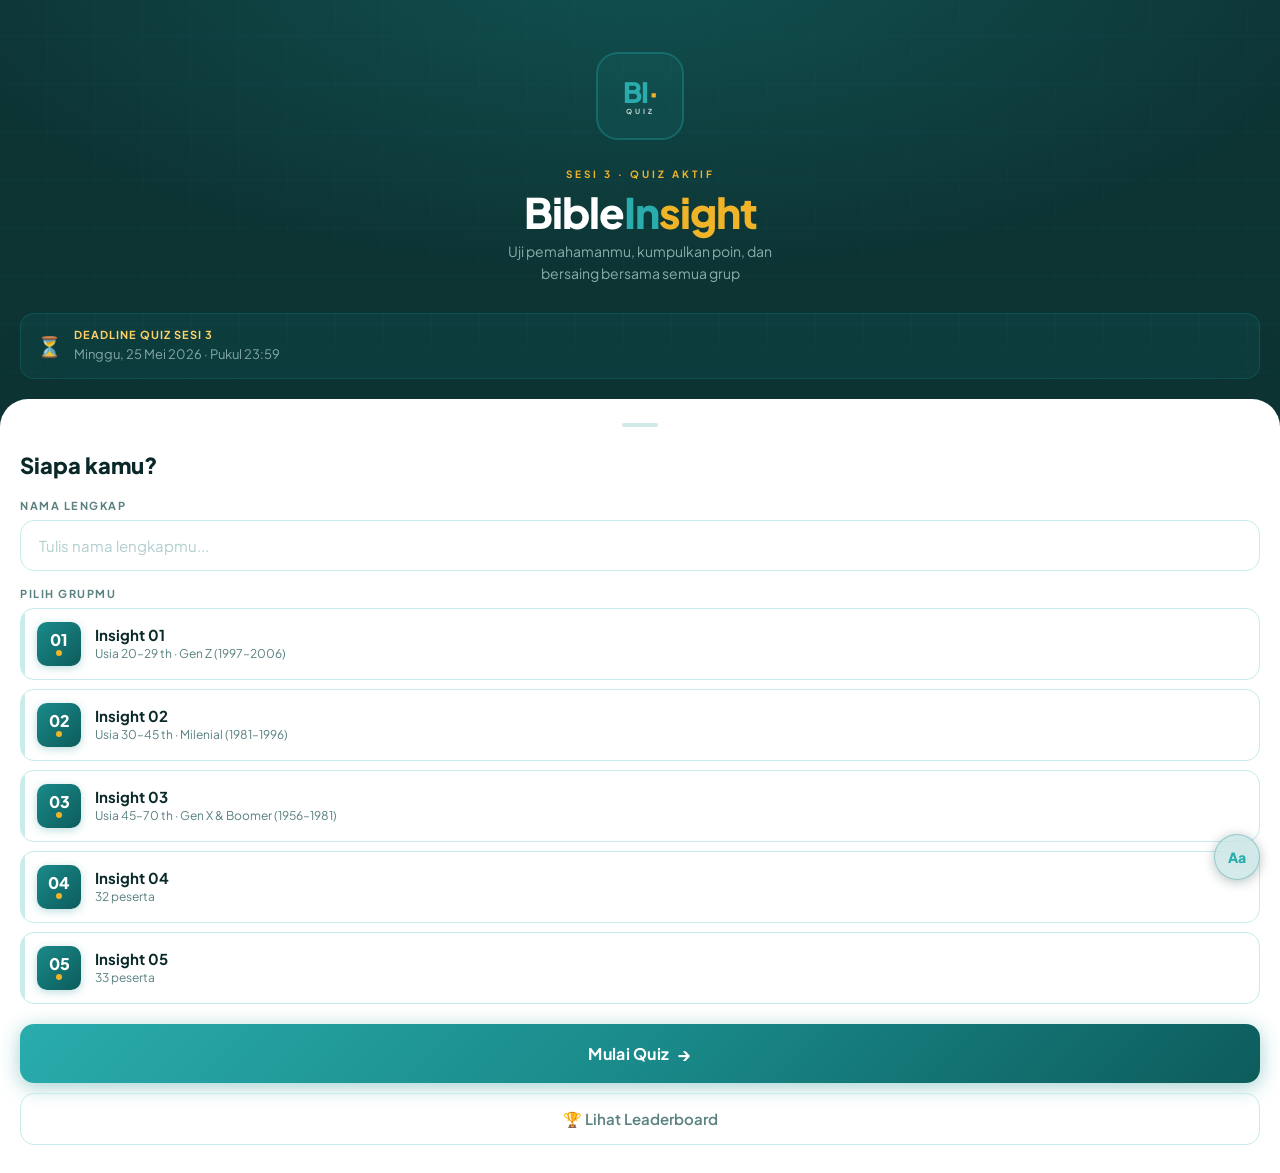
<file: index.html>
<!DOCTYPE html>
<html lang="id">
<head>
<meta charset="UTF-8">
<meta name="viewport" content="width=device-width, initial-scale=1.0, maximum-scale=1.0, user-scalable=no">
<meta name="theme-color" content="#0D3333">
<title>BibleInsight · Quiz</title>
<link href="https://fonts.googleapis.com/css2?family=Plus+Jakarta+Sans:wght@400;500;600;700;800&display=swap" rel="stylesheet">
<style>
:root {
  /* ── Brand colours extracted from logo ── */
  --teal:        #1A8A8A;
  --teal-dark:   #0D5C5C;
  --teal-deeper: #0A3F3F;
  --teal-bg:     #0D3333;
  --teal-light:  #2AACAC;
  --teal-pale:   #E6F5F5;
  --teal-pale2:  #C8EBEB;
  --gold:        #F0B429;
  --gold-dark:   #C48C00;
  --gold-light:  #FFD166;
  --gold-pale:   #FFF8E6;

  --white:   #FFFFFF;
  --ink:     #0A2828;
  --ink2:    #1A3A3A;
  --muted:   #5A8080;
  --muted2:  #8AADAD;

  --green:    #1D7A4A;
  --green-bg: #E8F5EE;
  --red:      #C0392B;
  --red-bg:   #FDECEA;

  --shadow:  0 8px 32px rgba(13,51,51,0.22);
  --r:       20px;
  --r-sm:    14px;
  --safe-bottom: env(safe-area-inset-bottom, 0px);

  /* ── Type scale ── */
  --fs-body:     15px;
  --fs-label:    11px;
  --fs-option:   15px;
  --fs-question: 21px;
  --fs-btn:      16px;
  --pad-option:  16px 18px;
  --pad-btn:     18px;
  --opt-sz:      32px;
}

/* Accessible mode */
html.a11y {
  --fs-body:     18px;
  --fs-label:    13px;
  --fs-option:   18px;
  --fs-question: 25px;
  --fs-btn:      19px;
  --pad-option:  21px 20px;
  --pad-btn:     22px;
  --opt-sz:      42px;
}

*,*::before,*::after { box-sizing:border-box; margin:0; padding:0; -webkit-tap-highlight-color:transparent; }
html { font-size: var(--fs-body); }
body {
  font-family: 'Plus Jakarta Sans', sans-serif;
  background: var(--teal-bg);
  color: var(--white);
  min-height: 100svh; min-height: 100vh;
  overflow-x: hidden;
}

/* ── Background ── */
.bg-layer {
  position: fixed; inset: 0; z-index: 0; pointer-events: none;
  background:
    radial-gradient(ellipse 90% 55% at 50% -5%, rgba(26,138,138,0.35) 0%, transparent 65%),
    radial-gradient(ellipse 55% 40% at 90% 105%, rgba(240,180,41,0.1) 0%, transparent 60%),
    var(--teal-bg);
}
.bg-grid {
  position: fixed; inset: 0; z-index: 0; pointer-events: none;
  background-image:
    repeating-linear-gradient(0deg, transparent, transparent 47px, rgba(26,138,138,0.06) 47px, rgba(26,138,138,0.06) 48px),
    repeating-linear-gradient(90deg, transparent, transparent 47px, rgba(26,138,138,0.04) 47px, rgba(26,138,138,0.04) 48px);
}

#app { position:relative; z-index:1; min-height:100svh; min-height:100vh; display:flex; flex-direction:column; }

/* ── Screens ── */
.screen { display:none; flex-direction:column; min-height:100svh; min-height:100vh; animation: screenIn .32s cubic-bezier(.34,1.56,.64,1) both; }
.screen.active { display:flex; }
@keyframes screenIn {
  from { opacity:0; transform:translateY(22px) scale(.97); }
  to   { opacity:1; transform:translateY(0) scale(1); }
}

/* ════════════════════════════
   LOGO COMPONENT
════════════════════════════ */
.bi-logo {
  display: flex; flex-direction: column; align-items: center;
}
.bi-logo-num {
  font-size: 64px; font-weight: 800; line-height: 1;
  color: var(--teal-light); letter-spacing: -2px;
}
.bi-logo-num span { color: var(--gold); }
.bi-logo-wordmark {
  display: flex; flex-direction: column; align-items: center; margin-top: -2px;
}
.bi-logo-bible {
  font-size: 12px; font-weight: 800; letter-spacing: 5px;
  text-transform: uppercase; color: var(--white); line-height: 1;
}
.bi-logo-insight {
  font-size: 12px; font-weight: 800; letter-spacing: 5px;
  text-transform: uppercase; line-height: 1;
  background: linear-gradient(90deg, var(--teal-light), var(--gold));
  -webkit-background-clip: text; -webkit-text-fill-color: transparent;
}
.bi-logo-bar {
  width: 100%; height: 2px; margin-top: 4px;
  background: linear-gradient(90deg, var(--teal-light), var(--gold));
  border-radius: 1px;
}

/* ════════════════════════════
   SCREEN 1 · REGISTER
════════════════════════════ */
#screen-register { justify-content: flex-end; }

.splash-hero {
  flex: 1; display:flex; flex-direction:column;
  align-items:center; justify-content:center;
  padding: 52px 24px 28px; text-align:center;
}

.splash-emblem {
  width: 88px; height: 88px;
  border: 2px solid rgba(26,138,138,0.5);
  border-radius: 22px;
  display:flex; flex-direction:column; align-items:center; justify-content:center;
  margin-bottom: 28px; position:relative;
  background: rgba(26,138,138,0.12);
  animation: glowPulse 3s ease-in-out infinite;
}
@keyframes glowPulse {
  0%,100% { box-shadow: 0 0 0 0 rgba(26,138,138,0.3); }
  50%      { box-shadow: 0 0 0 16px rgba(26,138,138,0); }
}
.emblem-num {
  font-size: 28px; font-weight: 800; color: var(--teal-light);
  letter-spacing: -1px; line-height: 1;
}
.emblem-num span { color: var(--gold); }
.emblem-label {
  font-size: 7px; font-weight: 800; letter-spacing: 3px;
  text-transform: uppercase; color: var(--white); opacity: 0.7;
  line-height: 1; margin-top: 2px;
}

.splash-tag {
  font-size: 10px; letter-spacing: 3px; text-transform: uppercase;
  color: var(--gold); margin-bottom: 10px; font-weight: 700;
}
.splash-title {
  font-size: 42px; font-weight: 800; line-height: 1.05;
  letter-spacing: -1px; color: var(--white); margin-bottom: 6px;
}
.splash-title .hi { color: var(--teal-light); }
.splash-title .ght { color: var(--gold); }
.splash-sub { font-size: 14px; color: var(--muted2); line-height: 1.6; max-width: 280px; }

.deadline-pill {
  margin: 0 20px 20px;
  background: rgba(26,138,138,0.12);
  border: 1px solid rgba(26,138,138,0.3);
  border-radius: 14px; padding: 13px 16px;
  display:flex; align-items:center; gap:12px;
}
.dl-icon { font-size:20px; flex-shrink:0; }
.dl-text { font-size:13px; color: var(--muted2); line-height:1.5; }
.dl-text strong { color: var(--gold-light); display:block; font-size:11px; letter-spacing:1px; text-transform:uppercase; margin-bottom:2px; font-weight:700; }

/* Sheet */
.register-sheet {
  background: var(--white); border-radius: 28px 28px 0 0;
  padding: 24px 20px calc(28px + var(--safe-bottom));
  box-shadow: 0 -12px 48px rgba(13,51,51,0.5);
}
.sheet-handle { width:36px; height:4px; background:#D0E8E8; border-radius:2px; margin:0 auto 24px; }
.sheet-title { font-size:22px; font-weight:800; color:var(--ink); margin-bottom:20px; }

.field { margin-bottom:16px; }
.field > label {
  display:block; font-size:var(--fs-label); font-weight:700;
  letter-spacing:1.5px; text-transform:uppercase; color:var(--muted); margin-bottom:8px;
}
.field input {
  width:100%; padding:15px 18px;
  background:var(--white); border:1.5px solid var(--teal-pale2);
  border-radius:var(--r-sm); font-family:'Plus Jakarta Sans',sans-serif;
  font-size:var(--fs-option); color:var(--ink);
  transition:border-color .2s, box-shadow .2s;
}
.field input::placeholder { color:#B0CECE; }
.field input:focus { outline:none; border-color:var(--teal); box-shadow:0 0 0 3px rgba(26,138,138,0.1); }

/* Group cards */
.group-grid { display:flex; flex-direction:column; gap:9px; margin-bottom:20px; }
.group-card {
  display:flex; align-items:center; gap:14px;
  padding:13px 16px;
  background:var(--white); border:1.5px solid var(--teal-pale2);
  border-radius:var(--r-sm); cursor:pointer;
  transition:all .2s; position:relative; overflow:hidden;
}
.group-card::before {
  content:''; position:absolute; left:0; top:0; bottom:0;
  width:4px; background: var(--teal-pale2); transition: background .2s;
}
.group-card.selected { border-color:var(--teal); background:var(--teal-pale); }
.group-card.selected::before { background: linear-gradient(180deg, var(--teal-light), var(--teal)); }
.group-card.selected::after {
  content:'✓'; position:absolute; right:16px; top:50%;
  transform:translateY(-50%);
  color:var(--teal); font-weight:800; font-size:16px;
}
.group-card:active { transform:scale(.985); }

.gc-badge {
  width:44px; height:44px; border-radius:10px; flex-shrink:0;
  background: linear-gradient(135deg, var(--teal), var(--teal-dark));
  display:flex; flex-direction:column; align-items:center; justify-content:center;
  box-shadow: 0 2px 8px rgba(26,138,138,0.3);
}
.gc-badge-num { font-size:16px; font-weight:800; color:var(--white); line-height:1; }
.gc-badge-dot { width:6px; height:6px; border-radius:50%; background:var(--gold); margin-top:2px; }
.gc-info { flex:1; min-width:0; }
.gc-name { font-size:15px; font-weight:700; color:var(--ink); margin-bottom:2px; }
.gc-sub  { font-size:12px; color:var(--muted); line-height:1.4; }

/* Buttons */
.btn-primary {
  width:100%; padding:var(--pad-btn);
  background: linear-gradient(135deg, var(--teal-light) 0%, var(--teal) 50%, var(--teal-dark) 100%);
  color:var(--white); border:none; border-radius:var(--r-sm);
  font-family:'Plus Jakarta Sans',sans-serif; font-size:var(--fs-btn); font-weight:700;
  cursor:pointer; letter-spacing:0.3px;
  transition:transform .15s, box-shadow .15s;
  box-shadow: 0 4px 20px rgba(26,138,138,0.4);
  display:flex; align-items:center; justify-content:center; gap:8px;
}
.btn-primary:active { transform:scale(.97); box-shadow:0 2px 8px rgba(26,138,138,0.3); }

.btn-gold {
  width:100%; padding:var(--pad-btn);
  background: linear-gradient(135deg, var(--gold-light) 0%, var(--gold) 100%);
  color:var(--ink); border:none; border-radius:var(--r-sm);
  font-family:'Plus Jakarta Sans',sans-serif; font-size:var(--fs-btn); font-weight:700;
  cursor:pointer; box-shadow:0 4px 20px rgba(240,180,41,0.3);
  display:flex; align-items:center; justify-content:center; gap:8px;
  transition:transform .15s;
}
.btn-gold:active { transform:scale(.97); }

.btn-ghost {
  width:100%; padding:15px;
  background:transparent; color:var(--muted);
  border:1.5px solid var(--teal-pale2); border-radius:var(--r-sm);
  font-family:'Plus Jakarta Sans',sans-serif; font-size:15px; font-weight:600;
  cursor:pointer; margin-top:10px; transition:all .2s;
}
.btn-ghost:active { background:var(--teal-pale); }

/* ════════════════════════════
   SCREEN 2 · QUIZ
════════════════════════════ */
#screen-quiz { background:#F4FAFA; }

.quiz-header {
  background: var(--teal-bg); padding:18px 20px 28px; position:relative; overflow:hidden;
}
.quiz-header::before {
  content:''; position:absolute; inset:0;
  background: radial-gradient(ellipse 100% 120% at 50% -20%, rgba(26,138,138,0.4) 0%, transparent 70%);
  pointer-events:none;
}
.quiz-header::after {
  content:''; position:absolute; bottom:-1px; left:0; right:0;
  height:22px; background:#F4FAFA; border-radius:22px 22px 0 0;
}

.qh-top { display:flex; align-items:center; justify-content:space-between; margin-bottom:18px; position:relative; z-index:1; }
.qh-brand { display:flex; align-items:center; gap:8px; }
.qh-brand-box {
  width:34px; height:34px; border-radius:8px;
  background:linear-gradient(135deg,var(--teal-light),var(--teal-dark));
  display:flex; flex-direction:column; align-items:center; justify-content:center;
}
.qh-brand-num { font-size:12px; font-weight:800; color:#fff; line-height:1; }
.qh-brand-dot { width:4px; height:4px; border-radius:50%; background:var(--gold); margin-top:1px; }
.qh-title { font-size:13px; font-weight:700; color:var(--muted2); letter-spacing:0.5px; }

.qh-timer {
  display:flex; align-items:center; gap:6px;
  background:rgba(26,138,138,0.2); border:1px solid rgba(26,138,138,0.35);
  border-radius:20px; padding:7px 16px;
  font-size:15px; font-weight:700; color:var(--teal-light);
  transition:all .3s; font-variant-numeric:tabular-nums; position:relative; z-index:1;
}
.qh-timer.urgent {
  background:rgba(192,57,43,0.2); border-color:rgba(192,57,43,0.4); color:#FF6B6B;
  animation:urgentPulse .6s ease infinite;
}
@keyframes urgentPulse { 0%,100%{transform:scale(1)} 50%{transform:scale(1.05)} }

.progress-dots { display:flex; gap:6px; position:relative; z-index:1; }
.p-dot { flex:1; height:3px; background:rgba(255,255,255,0.12); border-radius:2px; transition:background .4s; }
.p-dot.done   { background:var(--teal-light); }
.p-dot.active { background:var(--gold); }

.quiz-body { flex:1; padding:28px 20px 16px; display:flex; flex-direction:column; overflow-y:auto; }
.q-counter { font-size:var(--fs-label); font-weight:700; letter-spacing:2px; text-transform:uppercase; color:var(--muted); margin-bottom:14px; }
.q-text { font-size:var(--fs-question); font-weight:700; color:var(--ink); line-height:1.45; margin-bottom:24px; }

.options-grid { display:flex; flex-direction:column; gap:10px; }
.option {
  display:flex; align-items:center; gap:14px;
  padding:var(--pad-option);
  background:var(--white); border:1.5px solid #D8ECEC;
  border-radius:var(--r-sm); cursor:pointer;
  transition:all .18s; position:relative; overflow:hidden;
  -webkit-user-select:none; user-select:none;
  box-shadow: 0 1px 4px rgba(13,51,51,0.06);
}
.option:active { transform:scale(.984); }
.opt-letter {
  width:var(--opt-sz); height:var(--opt-sz); border-radius:9px;
  background:var(--teal-pale); border:1.5px solid var(--teal-pale2);
  display:flex; align-items:center; justify-content:center;
  font-size:13px; font-weight:800; color:var(--teal);
  flex-shrink:0; transition:all .2s;
}
.opt-text { font-size:var(--fs-option); color:var(--ink2); line-height:1.45; flex:1; font-weight:500; }

.option.selected { border-color:var(--teal); background:#EEF9F9; }
.option.selected .opt-letter { background:var(--teal); border-color:var(--teal); color:#fff; }
.option.correct { border-color:var(--green); background:var(--green-bg); }
.option.correct .opt-letter { background:var(--green); border-color:var(--green); color:#fff; }
.option.wrong { border-color:var(--red); background:var(--red-bg); }
.option.wrong .opt-letter { background:var(--red); border-color:var(--red); color:#fff; }
.option.disabled { cursor:default; }
.option.disabled:not(.correct):not(.wrong) { opacity:.45; }

.answer-feedback {
  margin-top:14px; padding:14px 16px; border-radius:var(--r-sm);
  font-size:14px; font-weight:600; line-height:1.5; display:none;
  animation:fadeUp .25s ease both;
}
@keyframes fadeUp { from{opacity:0;transform:translateY(8px)} to{opacity:1;transform:translateY(0)} }
.answer-feedback.show { display:block; }
.answer-feedback.ok  { background:var(--green-bg); color:var(--green); border-left:3px solid var(--green); }
.answer-feedback.err { background:var(--red-bg); color:var(--red); border-left:3px solid var(--red); }
.feedback-big { font-size:20px; font-weight:800; }

.quiz-footer {
  padding:14px 20px calc(20px + var(--safe-bottom));
  background:#F4FAFA; border-top:1px solid #D8ECEC;
}

/* ════════════════════════════
   SCREEN 3 · RESULT
════════════════════════════ */
#screen-result { background:var(--teal-bg); align-items:stretch; }

.result-hero {
  flex:1; display:flex; flex-direction:column;
  align-items:center; justify-content:center;
  padding:60px 24px 32px; text-align:center;
  position:relative;
}
.result-hero::before {
  content:''; position:absolute; inset:0;
  background:radial-gradient(ellipse 90% 60% at 50% 0%, rgba(26,138,138,0.3) 0%, transparent 70%);
  pointer-events:none;
}

.result-ring {
  width:150px; height:150px; border-radius:50%;
  margin:0 auto 28px; position:relative;
  display:flex; align-items:center; justify-content:center; flex-direction:column;
}
.result-ring svg { position:absolute; inset:0; transform:rotate(-90deg); }
.ring-bg { stroke:rgba(26,138,138,0.2); fill:none; stroke-width:7; }
.ring-fill {
  stroke:url(#ringGrad); fill:none; stroke-width:7; stroke-linecap:round;
  stroke-dasharray:432; stroke-dashoffset:432;
  transition:stroke-dashoffset 1.3s cubic-bezier(.4,0,.2,1) .3s;
  filter:drop-shadow(0 0 8px rgba(240,180,41,0.5));
}
.result-score-num { font-size:52px; font-weight:800; color:var(--gold); line-height:1; position:relative; z-index:1; }
.result-score-label { font-size:11px; letter-spacing:2px; text-transform:uppercase; color:var(--muted2); position:relative; z-index:1; margin-top:2px; }

.result-name  { font-size:26px; font-weight:800; color:var(--white); margin-bottom:4px; position:relative; z-index:1; }
.result-group { font-size:13px; color:var(--teal-light); margin-bottom:6px; font-weight:600; position:relative; z-index:1; }
.result-msg   { font-size:15px; color:var(--muted2); margin-bottom:32px; position:relative; z-index:1; }

.result-stats { display:grid; grid-template-columns:repeat(3,1fr); gap:10px; width:100%; position:relative; z-index:1; }
.stat-box { background:rgba(26,138,138,0.12); border:1px solid rgba(26,138,138,0.25); border-radius:14px; padding:16px 8px; text-align:center; }
.stat-val { font-size:28px; font-weight:800; color:var(--gold-light); line-height:1; display:block; }
.stat-key { font-size:11px; color:var(--muted2); letter-spacing:1px; text-transform:uppercase; margin-top:4px; display:block; }

.result-sheet { background:var(--white); border-radius:28px 28px 0 0; padding:28px 20px calc(28px + var(--safe-bottom)); }

/* ════════════════════════════
   SCREEN 4 · LEADERBOARD
════════════════════════════ */
#screen-lb { background:#F4FAFA; }

.lb-header {
  background:var(--teal-bg); padding:56px 20px 32px; position:relative;
  overflow:hidden;
}
.lb-header::before {
  content:''; position:absolute; inset:0;
  background:radial-gradient(ellipse 100% 100% at 50% -10%, rgba(26,138,138,0.35) 0%, transparent 65%);
  pointer-events:none;
}
.lb-header::after { content:''; position:absolute; bottom:-1px; left:0; right:0; height:24px; background:#F4FAFA; border-radius:24px 24px 0 0; }
.lb-back {
  position:absolute; top:20px; left:20px;
  width:38px; height:38px; background:rgba(255,255,255,0.1);
  border:none; border-radius:10px; color:var(--white);
  font-size:20px; cursor:pointer; display:flex; align-items:center; justify-content:center;
  position:relative; z-index:1; position:absolute;
}
.lb-header-title { font-size:36px; font-weight:800; color:var(--white); margin-bottom:4px; position:relative; z-index:1; }
.lb-header-sub   { font-size:13px; color:var(--muted2); position:relative; z-index:1; }

.lb-tabs-wrap { overflow-x:auto; -webkit-overflow-scrolling:touch; scrollbar-width:none; padding:18px 20px 0; }
.lb-tabs-wrap::-webkit-scrollbar { display:none; }
.lb-tabs-inner { display:flex; gap:8px; padding-bottom:14px; width:max-content; }
.lb-tab {
  padding:8px 18px; border:1.5px solid #C8E8E8; border-radius:20px;
  background:var(--white); font-family:'Plus Jakarta Sans',sans-serif;
  font-size:13px; font-weight:700; color:var(--muted); cursor:pointer; white-space:nowrap; transition:all .2s;
}
.lb-tab.active { background:var(--teal); border-color:var(--teal); color:var(--white); }

.lb-body { flex:1; overflow-y:auto; padding:4px 20px calc(24px + var(--safe-bottom)); }

.podium { display:grid; grid-template-columns:1fr 1.2fr 1fr; gap:8px; margin-bottom:20px; align-items:flex-end; }
.podium-item { display:flex; flex-direction:column; align-items:center; text-align:center; gap:5px; }
.podium-avatar { border-radius:50%; display:flex; align-items:center; justify-content:center; border:2.5px solid transparent; flex-shrink:0; font-size:20px; }
.podium-item:nth-child(1) .podium-avatar { width:48px;height:48px; border-color:#C0C0C0; background:#F5F5F5; }
.podium-item:nth-child(2) .podium-avatar { width:58px;height:58px; font-size:26px; border-color:#FFD700; background:#FFFBEA; }
.podium-item:nth-child(3) .podium-avatar { width:44px;height:44px; border-color:#CD7F32; background:#FFF4EA; }
.podium-name  { font-size:12px; font-weight:700; color:var(--ink); line-height:1.3; }
.podium-gname { font-size:10px; color:var(--muted); font-weight:600; }
.podium-pts   { font-size:16px; font-weight:800; color:var(--teal); }
.podium-block { width:100%; border-radius:8px 8px 0 0; display:flex; align-items:center; justify-content:center; font-size:18px; }
.podium-item:nth-child(1) .podium-block { height:44px; background:linear-gradient(180deg,#D8D8D8,#C0C0C0); }
.podium-item:nth-child(2) .podium-block { height:64px; background:linear-gradient(180deg,#FFE566,#FFD700); }
.podium-item:nth-child(3) .podium-block { height:32px; background:linear-gradient(180deg,#E8A060,#CD7F32); }

.lb-list { display:flex; flex-direction:column; gap:8px; }
.lb-item {
  display:flex; align-items:center; gap:14px;
  padding:13px 16px; background:var(--white);
  border-radius:var(--r-sm); border:1.5px solid #D8ECEC;
  box-shadow:0 1px 4px rgba(13,51,51,0.05);
}
.lb-item.me { border-color:var(--teal); background:var(--teal-pale); }
.lb-rank-num { width:28px; font-size:13px; font-weight:700; color:var(--muted); text-align:center; flex-shrink:0; }
.lb-avatar { width:42px; height:42px; border-radius:50%; background:var(--teal-pale); border:1.5px solid var(--teal-pale2); display:flex; align-items:center; justify-content:center; font-size:18px; flex-shrink:0; }
.lb-info { flex:1; min-width:0; }
.lb-name  { font-size:14px; font-weight:700; color:var(--ink); }
.lb-group { font-size:12px; color:var(--muted); font-weight:500; }
.lb-pts-wrap { text-align:right; flex-shrink:0; }
.lb-pts       { font-size:22px; font-weight:800; color:var(--teal-dark); }
.lb-pts-label { font-size:10px; color:var(--muted); letter-spacing:1px; text-transform:uppercase; }

/* ── Toast ── */
.toast {
  position:fixed; top:20px; left:50%;
  transform:translateX(-50%) translateY(-80px);
  background:var(--teal-darker,#082828); color:var(--teal-light);
  border:1px solid rgba(26,138,138,0.4); border-radius:20px;
  padding:12px 24px; font-size:14px; font-weight:600;
  z-index:999; white-space:nowrap;
  transition:transform .4s cubic-bezier(.34,1.56,.64,1);
  box-shadow:var(--shadow);
}
.toast.show { transform:translateX(-50%) translateY(0); }

/* ── Confetti ── */
.confetti-piece { position:fixed; width:8px; height:8px; border-radius:2px; top:-10px; animation:confettiFall linear forwards; z-index:500; pointer-events:none; }
@keyframes confettiFall { to { transform:translateY(110vh) rotate(720deg); opacity:0; } }

/* ── A11y toggle ── */
.a11y-toggle {
  position:fixed; bottom:calc(20px + var(--safe-bottom)); right:20px;
  width:46px; height:46px; border-radius:50%;
  background:rgba(26,138,138,0.18); border:1.5px solid rgba(26,138,138,0.35);
  color:var(--teal-light); font-size:14px; font-weight:800; cursor:pointer; z-index:200;
  display:flex; align-items:center; justify-content:center;
  transition:all .2s; backdrop-filter:blur(8px);
  box-shadow:0 2px 12px rgba(13,51,51,0.3); font-family:'Plus Jakarta Sans',sans-serif;
}
.a11y-toggle:active { transform:scale(.9); }
html.a11y .a11y-toggle { background:var(--gold); color:var(--ink); border-color:var(--gold); }
</style>
</head>
<body>
<div class="bg-layer"></div>
<div class="bg-grid"></div>
<div class="toast" id="toast"></div>
<button class="a11y-toggle" onclick="toggleA11y()" title="Mode aksesibel">Aa</button>

<div id="app">

<!-- ══ SCREEN 1: REGISTER ══ -->
<div class="screen active" id="screen-register">
  <div class="splash-hero">
    <div class="splash-emblem">
      <div class="emblem-num">BI<span>·</span></div>
      <div class="emblem-label">Quiz</div>
    </div>
    <div class="splash-tag">Sesi 3 · Quiz Aktif</div>
    <h1 class="splash-title">Bible<span class="hi">In</span><span class="ght">sight</span></h1>
    <p class="splash-sub">Uji pemahamanmu, kumpulkan poin, dan bersaing bersama semua grup</p>
  </div>

  <div class="deadline-pill">
    <div class="dl-icon">⏳</div>
    <div class="dl-text">
      <strong>Deadline Quiz Sesi 3</strong>
      Minggu, 25 Mei 2026 · Pukul 23:59
    </div>
  </div>

  <div class="register-sheet">
    <div class="sheet-handle"></div>
    <div class="sheet-title">Siapa kamu?</div>

    <div class="field">
      <label>Nama Lengkap</label>
      <input type="text" id="inp-name" placeholder="Tulis nama lengkapmu..." autocomplete="name">
    </div>

    <div class="field">
      <label>Pilih Grupmu</label>
      <div class="group-grid" id="group-grid"></div>
    </div>

    <button class="btn-primary" onclick="startQuiz()">
      Mulai Quiz <span style="font-size:18px">→</span>
    </button>
    <button class="btn-ghost" onclick="goLB()">🏆 Lihat Leaderboard</button>
  </div>
</div>

<!-- ══ SCREEN 2: QUIZ ══ -->
<div class="screen" id="screen-quiz">
  <div class="quiz-header">
    <div class="qh-top">
      <div class="qh-brand">
        <div class="qh-brand-box">
          <div class="qh-brand-num">BI</div>
          <div class="qh-brand-dot"></div>
        </div>
        <span class="qh-title">BibleInsight · Sesi 3</span>
      </div>
      <div class="qh-timer" id="timer">⏱ 30</div>
    </div>
    <div class="progress-dots" id="progress-dots"></div>
  </div>

  <div class="quiz-body">
    <div class="q-counter" id="q-counter">Soal 1 dari 5</div>
    <div class="q-text" id="q-text"></div>
    <div class="options-grid" id="options-grid"></div>
    <div class="answer-feedback" id="answer-feedback"></div>
  </div>

  <div class="quiz-footer">
    <button class="btn-primary" id="next-btn" onclick="nextQuestion()" style="display:none">
      Lanjut <span style="font-size:18px">→</span>
    </button>
  </div>
</div>

<!-- ══ SCREEN 3: RESULT ══ -->
<div class="screen" id="screen-result">
  <div class="result-hero">
    <div class="result-ring">
      <svg viewBox="0 0 150 150" xmlns="http://www.w3.org/2000/svg">
        <defs>
          <linearGradient id="ringGrad" x1="0%" y1="0%" x2="100%" y2="0%">
            <stop offset="0%"   stop-color="#2AACAC"/>
            <stop offset="100%" stop-color="#F0B429"/>
          </linearGradient>
        </defs>
        <circle class="ring-bg" cx="75" cy="75" r="68"/>
        <circle class="ring-fill" id="ring-fill" cx="75" cy="75" r="68"/>
      </svg>
      <div class="result-score-num" id="res-pts">0</div>
      <div class="result-score-label">poin sesi ini</div>
    </div>
    <div class="result-name"  id="res-name">—</div>
    <div class="result-group" id="res-group">—</div>
    <div class="result-msg"   id="res-msg">—</div>
    <div class="result-stats">
      <div class="stat-box"><span class="stat-val" id="res-correct">0</span><span class="stat-key">Benar</span></div>
      <div class="stat-box"><span class="stat-val" id="res-wrong">0</span><span class="stat-key">Salah</span></div>
      <div class="stat-box"><span class="stat-val" id="res-pct">0%</span><span class="stat-key">Akurasi</span></div>
    </div>
  </div>
  <div class="result-sheet">
    <button class="btn-gold" onclick="goLB()">🏆 Lihat Leaderboard</button>
    <button class="btn-ghost" onclick="goHome()">← Kembali ke Beranda</button>
  </div>
</div>

<!-- ══ SCREEN 4: LEADERBOARD ══ -->
<div class="screen" id="screen-lb">
  <div class="lb-header">
    <button class="lb-back" onclick="goHome()">←</button>
    <div class="lb-header-title">Leaderboard</div>
    <div class="lb-header-sub">Total poin akumulatif semua sesi</div>
  </div>
  <div class="lb-tabs-wrap">
    <div class="lb-tabs-inner" id="lb-tabs"></div>
  </div>
  <div class="lb-body">
    <div class="podium" id="lb-podium"></div>
    <div class="lb-list"  id="lb-list"></div>
  </div>
</div>

</div><!-- #app -->

<script>
// ─── GROUPS (Insight 01–05, nama WA) ─────────────────────────────────
const GROUPS = [
  { id:'G1', code:'01', name:'Insight 01', sub:'Usia 20–29 th · Gen Z (1997–2006)', count:33 },
  { id:'G2', code:'02', name:'Insight 02', sub:'Usia 30–45 th · Milenial (1981–1996)', count:32 },
  { id:'G3', code:'03', name:'Insight 03', sub:'Usia 45–70 th · Gen X & Boomer (1956–1981)', count:32 },
  { id:'G4', code:'04', name:'Insight 04', sub:'32 peserta', count:32 },
  { id:'G5', code:'05', name:'Insight 05', sub:'33 peserta', count:33 },
];

// ─── QUESTIONS ────────────────────────────────────────────────────────
const QUESTIONS = [
  { q:"Dalam Sesi 3, kitab apakah yang menjadi fokus utama tentang perjanjian Allah dengan Abraham?", opts:["Keluaran","Kejadian","Ulangan","Yosua"], ans:1 },
  { q:"Janji Allah kepada Abraham mencakup tiga hal utama. Yang BUKAN bagian dari janji tersebut adalah...", opts:["Tanah perjanjian","Keturunan yang banyak","Hikmat yang luar biasa","Berkat bagi bangsa-bangsa"], ans:2 },
  { q:"Kata Ibrani untuk 'perjanjian' yang sering muncul dalam hubungan Allah dengan umat-Nya adalah...", opts:["Shalom","Berith","Torah","Hesed"], ans:1 },
  { q:"Tanda perjanjian antara Allah dan Abraham dalam Kejadian 17 adalah...", opts:["Pelangi","Sabat","Sunat","Persembahan domba"], ans:2 },
  { q:"Konsep 'hesed' dalam Perjanjian Lama paling tepat diterjemahkan sebagai...", opts:["Hukuman yang adil","Kasih setia / kesetiaan perjanjian","Kekuatan ilahi","Kemarahan Allah"], ans:1 },
];

// ─── DEMO LEADERBOARD ─────────────────────────────────────────────────
const EMOJIS = ['😊','🌟','📖','🙏','🌿','👑','🕊️','🌻','⭐','💫','🎯','✨'];
let LEADERBOARD = [
  { name:"Anita Wijaya",  group:"Insight 01", gid:'G1', pts:215, emoji:'🌟' },
  { name:"Budi Santoso",  group:"Insight 03", gid:'G3', pts:200, emoji:'📖' },
  { name:"Citra Lestari", group:"Insight 02", gid:'G2', pts:195, emoji:'🕊️' },
  { name:"David Kurnia",  group:"Insight 01", gid:'G1', pts:185, emoji:'🙏' },
  { name:"Eka Putri",     group:"Insight 04", gid:'G4', pts:180, emoji:'🌿' },
  { name:"Fajar N.",      group:"Insight 05", gid:'G5', pts:175, emoji:'👑' },
  { name:"Grace Halim",   group:"Insight 02", gid:'G2', pts:170, emoji:'✨' },
  { name:"Hendra S.",     group:"Insight 03", gid:'G3', pts:162, emoji:'🌻' },
  { name:"Indah P.",      group:"Insight 04", gid:'G4', pts:155, emoji:'⭐' },
  { name:"Joko P.",       group:"Insight 05", gid:'G5', pts:148, emoji:'🎯' },
];

// ─── STATE ────────────────────────────────────────────────────────────
let S = { name:'', groupId:'', groupName:'', emoji:'😊', qi:0, score:0, correct:0, wrong:0, answered:false, timeLeft:30, timer:null };

// ─── INIT ─────────────────────────────────────────────────────────────
function init() {
  // Render group cards
  document.getElementById('group-grid').innerHTML = GROUPS.map(g => `
    <div class="group-card" id="gc-${g.id}" onclick="selectGroup('${g.id}')">
      <div class="gc-badge">
        <div class="gc-badge-num">${g.code}</div>
        <div class="gc-badge-dot"></div>
      </div>
      <div class="gc-info">
        <div class="gc-name">${g.name}</div>
        <div class="gc-sub">${g.sub}</div>
      </div>
    </div>`).join('');

  // Render LB tabs
  document.getElementById('lb-tabs').innerHTML =
    `<button class="lb-tab active" onclick="filterLB('all',this)">🌍 Semua</button>` +
    GROUPS.map(g => `<button class="lb-tab" onclick="filterLB('${g.id}',this)">${g.name}</button>`).join('');
}

function selectGroup(id) {
  document.querySelectorAll('.group-card').forEach(c => c.classList.remove('selected'));
  document.getElementById('gc-'+id).classList.add('selected');
  S.groupId = id;
  S.groupName = GROUPS.find(g => g.id===id).name;
}

// ─── NAV ──────────────────────────────────────────────────────────────
function showScreen(id) {
  document.querySelectorAll('.screen').forEach(s => s.classList.remove('active'));
  const el = document.getElementById(id);
  el.classList.add('active'); el.scrollTop = 0;
}
function goHome() { clearInterval(S.timer); showScreen('screen-register'); }
function goLB()   { showScreen('screen-lb'); filterLB('all', document.querySelector('.lb-tab')); }

// ─── A11Y ─────────────────────────────────────────────────────────────
function toggleA11y() {
  const on = document.documentElement.classList.toggle('a11y');
  showToast(on ? '🔍 Mode aksesibel aktif' : 'Mode tampilan normal');
}

// ─── QUIZ ─────────────────────────────────────────────────────────────
function startQuiz() {
  S.name = document.getElementById('inp-name').value.trim();
  if (!S.name)    { showToast('Tulis nama kamu dulu 😊'); return; }
  if (!S.groupId) { showToast('Pilih grupmu dulu 😊'); return; }
  S.emoji = EMOJIS[Math.floor(Math.random()*EMOJIS.length)];
  S.qi=0; S.score=0; S.correct=0; S.wrong=0;
  buildDots(); showScreen('screen-quiz'); renderQ();
}

function buildDots() {
  document.getElementById('progress-dots').innerHTML =
    QUESTIONS.map((_,i) => `<div class="p-dot" id="pd-${i}"></div>`).join('');
}
function updateDots() {
  QUESTIONS.forEach((_,i) => {
    document.getElementById(`pd-${i}`).className =
      'p-dot'+(i<S.qi?' done':i===S.qi?' active':'');
  });
}

function renderQ() {
  S.answered=false; S.timeLeft=30; clearInterval(S.timer);
  const q=QUESTIONS[S.qi]; const letters=['A','B','C','D'];
  document.getElementById('q-counter').textContent=`Soal ${S.qi+1} dari ${QUESTIONS.length}`;
  document.getElementById('q-text').textContent=q.q;
  document.getElementById('options-grid').innerHTML=q.opts.map((o,i)=>`
    <div class="option" id="opt-${i}" onclick="pick(${i})">
      <div class="opt-letter">${letters[i]}</div>
      <div class="opt-text">${o}</div>
    </div>`).join('');
  const fb=document.getElementById('answer-feedback');
  fb.className='answer-feedback'; fb.innerHTML='';
  document.getElementById('next-btn').style.display='none';
  updateDots(); startTimer();
}

function startTimer() {
  const el=document.getElementById('timer');
  el.classList.remove('urgent'); el.textContent=`⏱ ${S.timeLeft}`;
  S.timer=setInterval(()=>{
    S.timeLeft--;
    el.textContent=`⏱ ${S.timeLeft}`;
    if(S.timeLeft<=10) el.classList.add('urgent');
    if(S.timeLeft<=0){ clearInterval(S.timer); if(!S.answered) timeUp(); }
  },1000);
}

function pick(idx) {
  if(S.answered) return;
  S.answered=true; clearInterval(S.timer);
  const q=QUESTIONS[S.qi];
  const opts=document.querySelectorAll('.option');
  const fb=document.getElementById('answer-feedback');
  const bonus=S.timeLeft>=20; const ok=idx===q.ans;
  opts.forEach(o=>o.classList.add('disabled'));
  if(ok){
    opts[idx].classList.add('correct');
    const pts=10+(bonus?5:0); S.score+=pts; S.correct++;
    fb.className='answer-feedback show ok';
    fb.innerHTML=`<div class="feedback-big">+${pts} poin ${bonus?'🚀':'✓'}</div><div style="margin-top:4px">${bonus?'Bonus kecepatan +5 poin!':'Jawaban benar!'}</div>`;
  } else {
    opts[idx].classList.add('wrong'); opts[q.ans].classList.add('correct'); S.wrong++;
    fb.className='answer-feedback show err';
    fb.innerHTML=`Jawaban benar: <strong>${['A','B','C','D'][q.ans]}. ${q.opts[q.ans]}</strong>`;
  }
  const nb=document.getElementById('next-btn');
  nb.style.display='flex';
  nb.innerHTML=(S.qi<QUESTIONS.length-1)?'Lanjut <span style="font-size:18px">→</span>':'Lihat Hasil <span style="font-size:18px">→</span>';
}

function timeUp() {
  S.answered=true; S.wrong++;
  const q=QUESTIONS[S.qi];
  document.querySelectorAll('.option').forEach(o=>o.classList.add('disabled'));
  document.querySelectorAll('.option')[q.ans].classList.add('correct');
  const fb=document.getElementById('answer-feedback');
  fb.className='answer-feedback show err';
  fb.innerHTML=`⏰ Waktu habis! Jawaban benar: <strong>${['A','B','C','D'][q.ans]}. ${q.opts[q.ans]}</strong>`;
  const nb=document.getElementById('next-btn');
  nb.style.display='flex';
  nb.innerHTML=(S.qi<QUESTIONS.length-1)?'Lanjut <span style="font-size:18px">→</span>':'Lihat Hasil <span style="font-size:18px">→</span>';
}

function nextQuestion() {
  S.qi++; if(S.qi<QUESTIONS.length) renderQ(); else showResult();
}

// ─── RESULT ───────────────────────────────────────────────────────────
function showResult() {
  showScreen('screen-result');
  const pct=Math.round((S.correct/QUESTIONS.length)*100);
  const msgs=[[5,'🌟 Sempurna! Luar biasa!'],[4,'👏 Hebat! Hampir sempurna!'],[3,'💪 Bagus! Terus tingkatkan!'],[1,'📖 Pelajari lagi, ya!'],[0,'🙏 Jangan menyerah!']];
  const msg=msgs.find(m=>S.correct>=m[0])[1];
  document.getElementById('res-pts').textContent=S.score;
  document.getElementById('res-name').textContent=S.name;
  document.getElementById('res-group').textContent=`● ${S.groupName}`;
  document.getElementById('res-msg').textContent=msg;
  document.getElementById('res-correct').textContent=S.correct;
  document.getElementById('res-wrong').textContent=S.wrong;
  document.getElementById('res-pct').textContent=pct+'%';
  const circ=2*Math.PI*68;
  document.getElementById('ring-fill').style.strokeDasharray=circ;
  document.getElementById('ring-fill').style.strokeDashoffset=circ;
  setTimeout(()=>{ document.getElementById('ring-fill').style.strokeDashoffset=circ-(circ*pct/100); },100);
  if(pct>=80) launchConfetti();
  LEADERBOARD.push({ name:S.name, group:S.groupName, gid:S.groupId, pts:S.score+130, emoji:S.emoji, isMe:true });
  LEADERBOARD.sort((a,b)=>b.pts-a.pts);
}

// ─── LEADERBOARD ─────────────────────────────────────────────────────
function filterLB(gid,btn) {
  document.querySelectorAll('.lb-tab').forEach(t=>t.classList.remove('active'));
  btn.classList.add('active');
  const data=gid==='all'?LEADERBOARD:LEADERBOARD.filter(x=>x.gid===gid);
  renderPodium(data.slice(0,3)); renderList(data.slice(3,20));
}
function renderPodium(top) {
  if(!top.length){ document.getElementById('lb-podium').innerHTML=''; return; }
  const order=[top[1],top[0],top[2]].filter(Boolean);
  const medals=['🥈','🥇','🥉'], heights=['44px','64px','32px'];
  document.getElementById('lb-podium').innerHTML=order.map((p,i)=>`
    <div class="podium-item">
      <div class="podium-avatar">${p.emoji}</div>
      <div class="podium-name">${p.name.split(' ')[0]}</div>
      <div class="podium-gname">${p.group}</div>
      <div class="podium-pts">${p.pts}</div>
      <div class="podium-block" style="height:${heights[i]}">${medals[i]}</div>
    </div>`).join('');
}
function renderList(data) {
  const el=document.getElementById('lb-list');
  if(!data.length){ el.innerHTML='<div style="text-align:center;color:var(--muted);padding:20px;font-size:14px">Belum ada data lagi.</div>'; return; }
  el.innerHTML=data.map((p,i)=>`
    <div class="lb-item${p.isMe?' me':''}">
      <div class="lb-rank-num">${i+4}</div>
      <div class="lb-avatar">${p.emoji}</div>
      <div class="lb-info">
        <div class="lb-name">${p.name}${p.isMe?` <span style="font-size:10px;background:var(--teal);color:#fff;padding:1px 7px;border-radius:4px;font-weight:700;vertical-align:middle;margin-left:4px">KAMU</span>`:''}</div>
        <div class="lb-group">${p.group}</div>
      </div>
      <div class="lb-pts-wrap">
        <div class="lb-pts">${p.pts}</div>
        <div class="lb-pts-label">poin</div>
      </div>
    </div>`).join('');
}

// ─── UTILS ────────────────────────────────────────────────────────────
function showToast(msg) {
  const t=document.getElementById('toast');
  t.textContent=msg; t.classList.add('show');
  setTimeout(()=>t.classList.remove('show'),2500);
}
function launchConfetti() {
  const colors=['#1A8A8A','#F0B429','#2AACAC','#FFD166','#ffffff','#0D5C5C'];
  for(let i=0;i<60;i++){
    const p=document.createElement('div');
    p.className='confetti-piece';
    p.style.cssText=`left:${Math.random()*100}vw;background:${colors[Math.floor(Math.random()*colors.length)]};animation-duration:${1.5+Math.random()*2}s;animation-delay:${Math.random()*0.5}s;transform:rotate(${Math.random()*360}deg)`;
    document.body.appendChild(p);
    setTimeout(()=>p.remove(),4000);
  }
}

init();
</script>
</body>
</html>
</file>
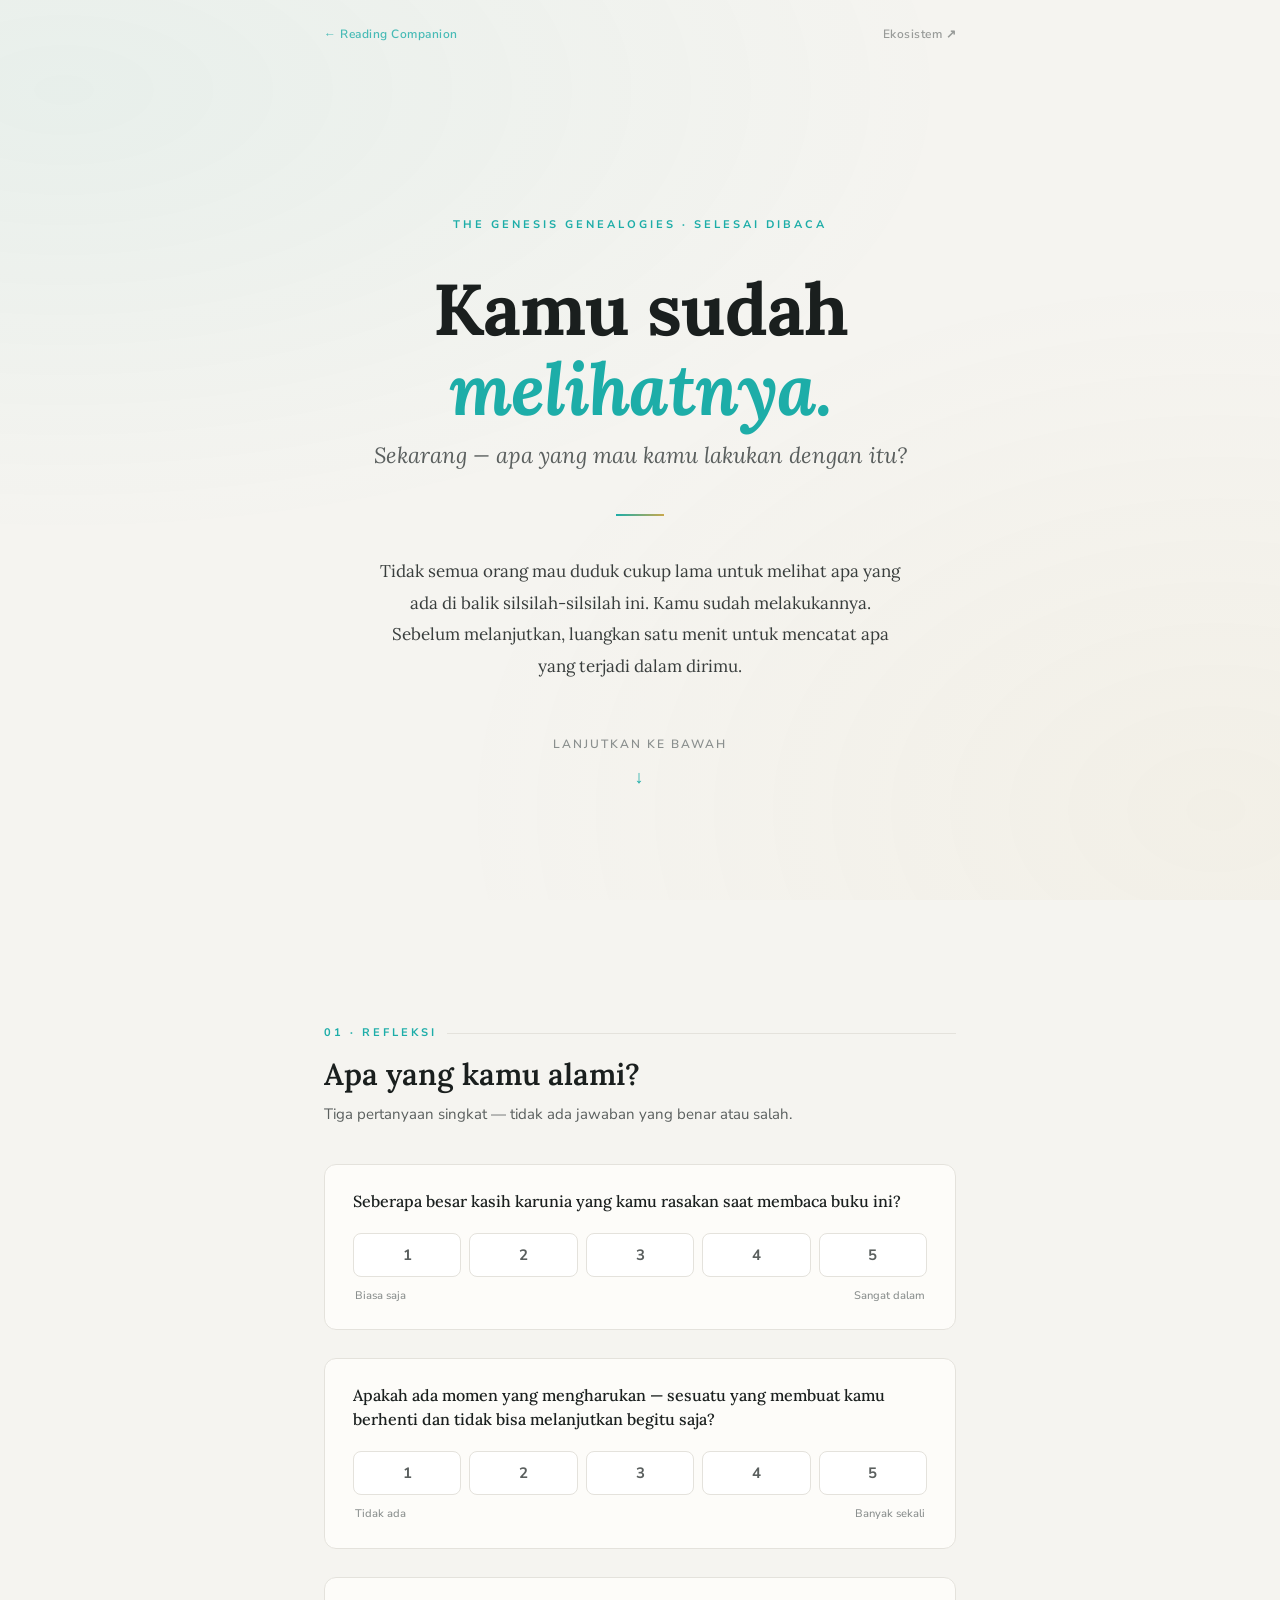
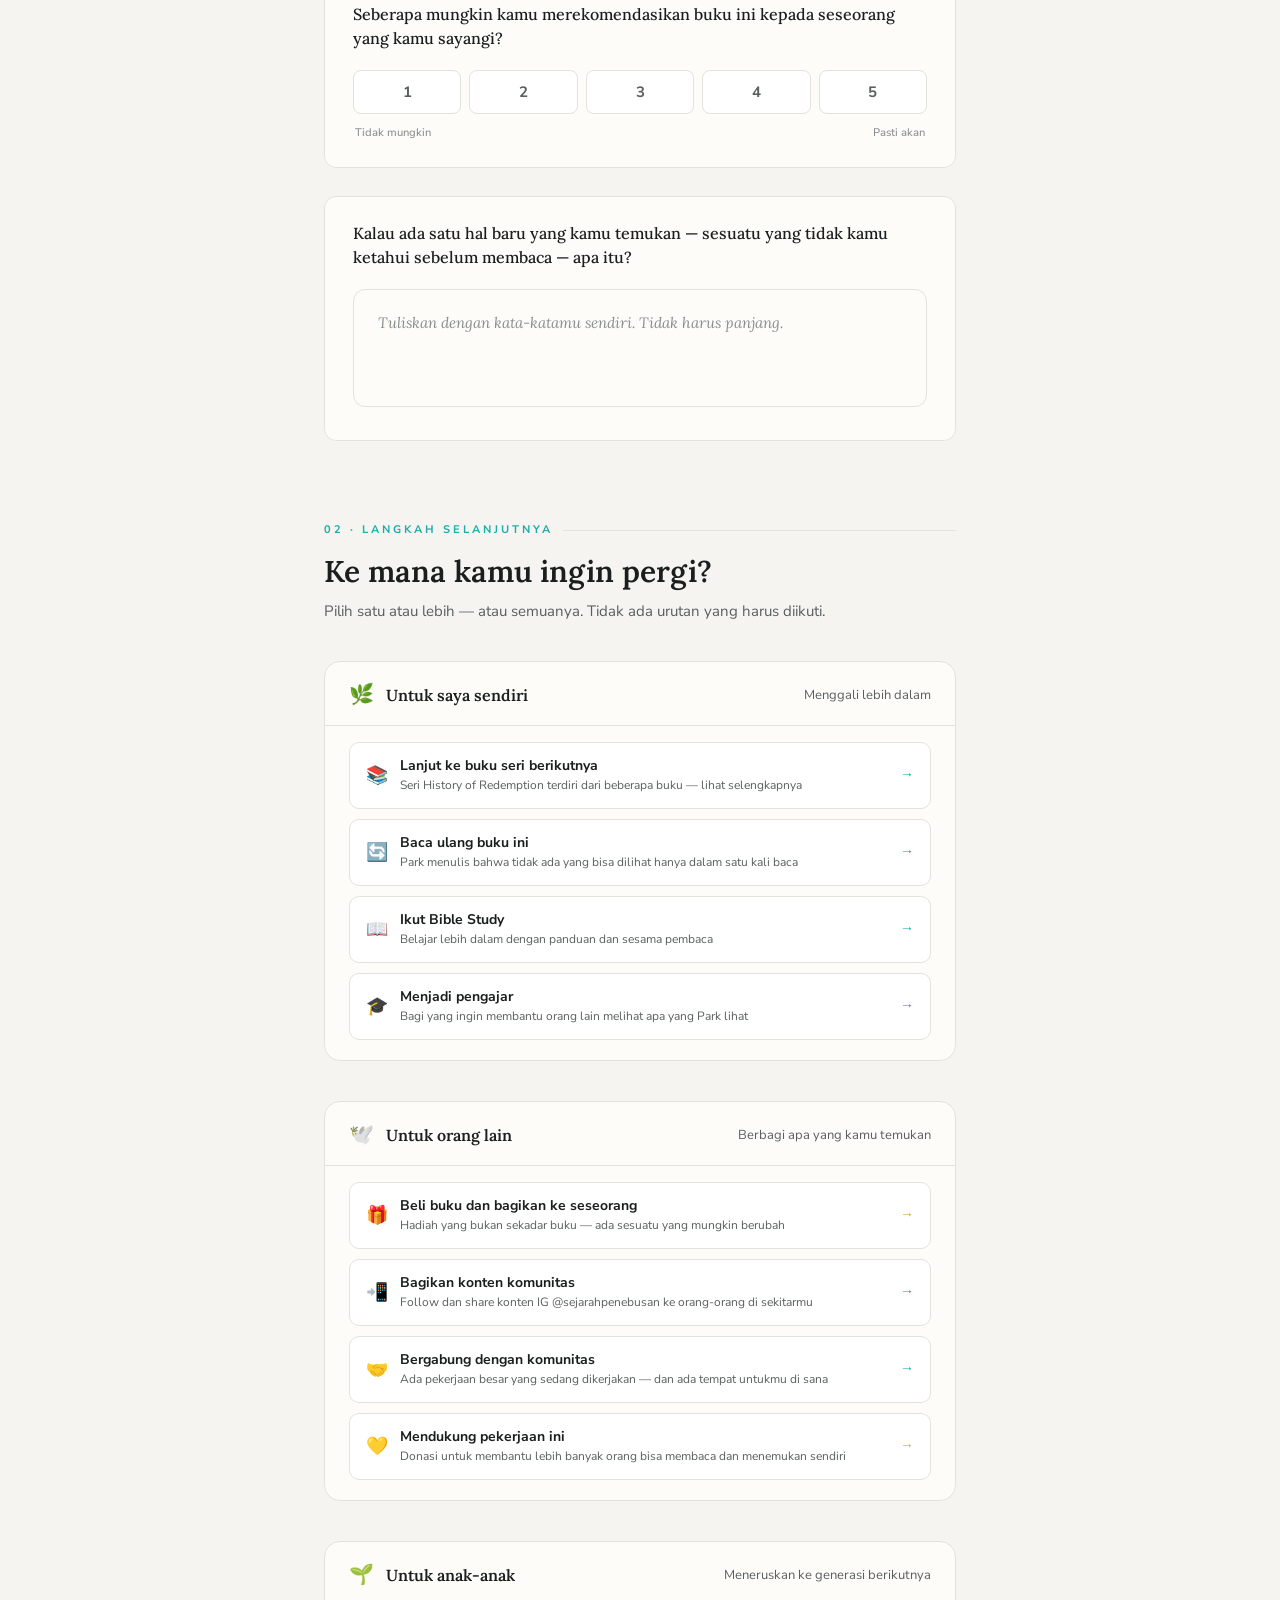
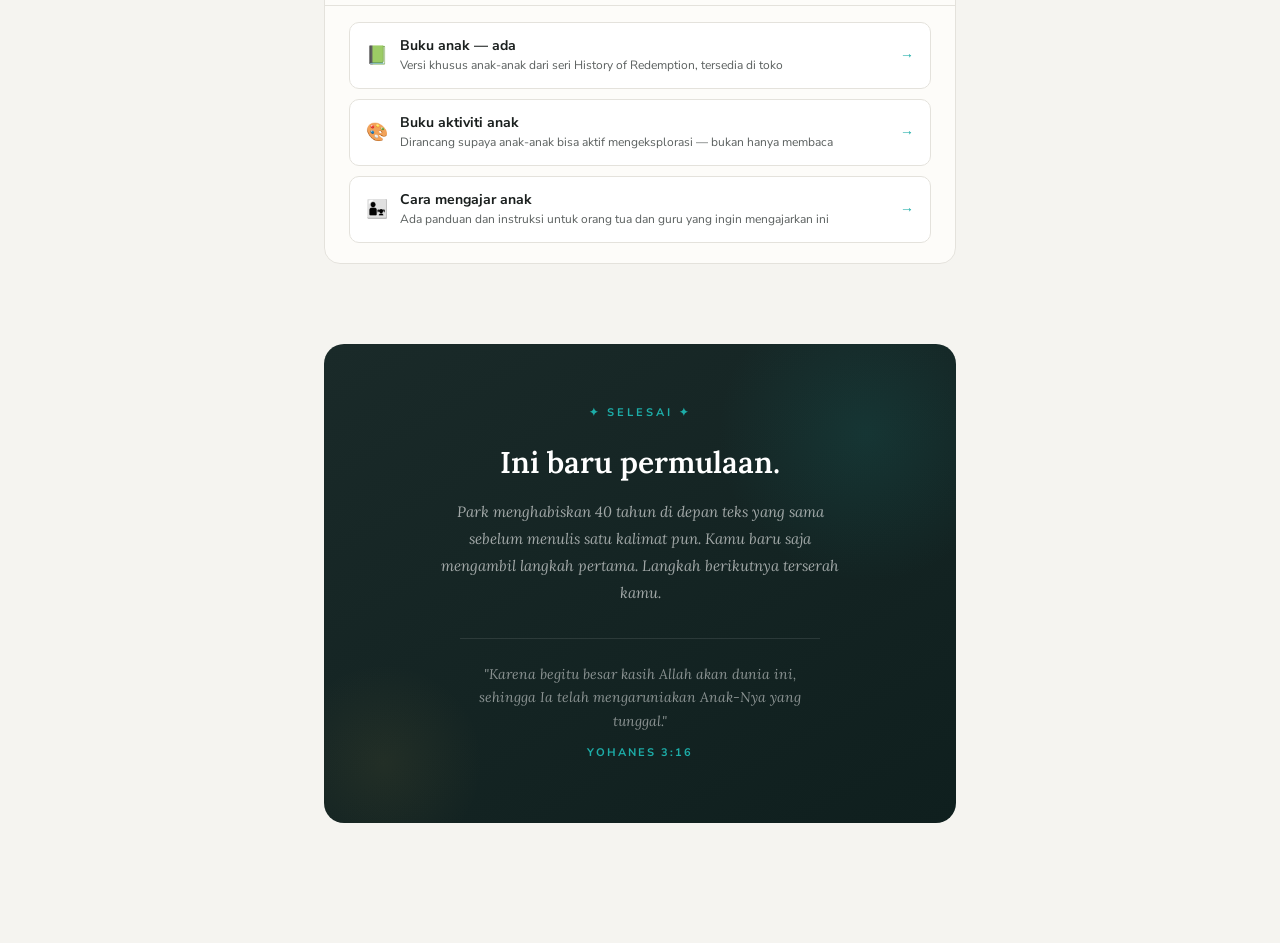
<file: cermin-setelah-buku.html>
<!DOCTYPE html>
<html lang="id">
<head>
<meta charset="UTF-8">
<meta name="viewport" content="width=device-width, initial-scale=1.0">
<title>Setelah Membaca — The Genesis Genealogies</title>
<link rel="preconnect" href="https://fonts.googleapis.com">
<link rel="preconnect" href="https://fonts.gstatic.com" crossorigin>
<link href="https://fonts.googleapis.com/css2?family=Lora:ital,wght@0,400;0,500;0,600;0,700;1,400;1,500&family=Nunito+Sans:opsz,wght@6..12,300;6..12,400;6..12,500;6..12,600;6..12,700;6..12,800&display=swap" rel="stylesheet">

<style>
:root {
  --teal:       #1DADA8;
  --teal-dark:  #0f8078;
  --teal-dim:   rgba(29,173,168,0.10);
  --teal-bd:    rgba(29,173,168,0.28);
  --gold:       #C9A84C;
  --gold-dim:   rgba(201,168,76,0.10);
  --gold-bd:    rgba(201,168,76,0.28);
  --ink:        #1a1f1e;
  --ink2:       #383d3c;
  --mid:        #5a5f5e;
  --dim:        #8a8f8e;
  --bg:         #f5f4f0;
  --white:      #ffffff;
  --border:     #e4e2dc;
  --card-bg:    #fdfcf9;
}

*, *::before, *::after { box-sizing: border-box; margin: 0; padding: 0; }
html { scroll-behavior: smooth; }

body {
  font-family: 'Nunito Sans', sans-serif;
  background: var(--bg);
  color: var(--ink);
  font-size: 16px;
  line-height: 1.7;
  -webkit-font-smoothing: antialiased;
  overflow-x: hidden;
}

/* ── ATMOSFER ── */
body::before {
  content: '';
  position: fixed; inset: 0; pointer-events: none; z-index: 0;
  background:
    radial-gradient(ellipse 70% 50% at 5% 10%, rgba(29,173,168,0.06), transparent),
    radial-gradient(ellipse 60% 60% at 95% 90%, rgba(201,168,76,0.05), transparent);
}

/* ── WRAPPER ── */
.page {
  position: relative; z-index: 1;
  max-width: 680px;
  margin: 0 auto;
  padding: 0 24px 120px;
}

/* ── HERO ── */
.hero {
  min-height: 100svh;
  display: flex;
  flex-direction: column;
  align-items: center;
  justify-content: center;
  text-align: center;
  padding: 80px 0 60px;
}

.hero-ornament {
  font-family: 'Nunito Sans', sans-serif;
  font-size: 11px;
  font-weight: 700;
  letter-spacing: 3px;
  text-transform: uppercase;
  color: var(--teal);
  margin-bottom: 36px;
  opacity: 0;
  animation: fadeUp 1s 0.2s forwards;
}

.hero-title {
  font-family: 'Lora', serif;
  font-size: clamp(40px, 8vw, 72px);
  font-weight: 700;
  line-height: 1.1;
  letter-spacing: -1px;
  color: var(--ink);
  margin-bottom: 8px;
  opacity: 0;
  animation: fadeUp 1s 0.4s forwards;
}

.hero-title em {
  font-style: italic;
  color: var(--teal);
}

.hero-subtitle {
  font-family: 'Lora', serif;
  font-size: clamp(16px, 3vw, 22px);
  font-weight: 400;
  font-style: italic;
  color: var(--mid);
  margin-bottom: 40px;
  opacity: 0;
  animation: fadeUp 1s 0.55s forwards;
}

.hero-divider {
  width: 48px;
  height: 2px;
  background: linear-gradient(90deg, var(--teal), var(--gold));
  margin: 0 auto 40px;
  opacity: 0;
  animation: fadeUp 1s 0.65s forwards;
}

.hero-body {
  font-family: 'Lora', serif;
  font-size: 17px;
  line-height: 1.85;
  color: var(--ink2);
  max-width: 520px;
  text-align: center;
  margin-bottom: 52px;
  opacity: 0;
  animation: fadeUp 1s 0.75s forwards;
}

.scroll-hint {
  font-family: 'Nunito Sans', sans-serif;
  font-size: 12px;
  font-weight: 600;
  letter-spacing: 2px;
  text-transform: uppercase;
  color: var(--dim);
  display: flex;
  flex-direction: column;
  align-items: center;
  gap: 8px;
  opacity: 0;
  animation: fadeUp 1s 1s forwards;
}

.scroll-arrow {
  font-size: 18px;
  color: var(--teal);
  animation: bounce 2.2s ease-in-out infinite;
}

/* ── SECTION LABEL ── */
.section-block {
  margin-top: 80px;
  opacity: 0;
  transform: translateY(20px);
  transition: opacity 0.7s ease, transform 0.7s ease;
}

.section-block.visible {
  opacity: 1;
  transform: translateY(0);
}

.section-eyebrow {
  font-family: 'Nunito Sans', sans-serif;
  font-size: 11px;
  font-weight: 700;
  letter-spacing: 3px;
  text-transform: uppercase;
  color: var(--teal);
  margin-bottom: 12px;
  display: flex;
  align-items: center;
  gap: 10px;
}

.section-eyebrow::after {
  content: '';
  flex: 1;
  height: 1px;
  background: var(--border);
}

.section-title {
  font-family: 'Lora', serif;
  font-size: clamp(22px, 4vw, 30px);
  font-weight: 600;
  color: var(--ink);
  margin-bottom: 8px;
  line-height: 1.3;
}

.section-desc {
  font-size: 15px;
  color: var(--mid);
  margin-bottom: 36px;
  line-height: 1.7;
}

/* ── SKALA KASIH KARUNIA ── */
.scale-group {
  display: flex;
  flex-direction: column;
  gap: 28px;
}

.scale-item {
  background: var(--card-bg);
  border: 1px solid var(--border);
  border-radius: 12px;
  padding: 24px 28px;
  transition: border-color 0.2s;
}

.scale-item.active {
  border-color: var(--teal-bd);
  background: var(--white);
}

.scale-label {
  font-family: 'Lora', serif;
  font-size: 16px;
  font-weight: 500;
  color: var(--ink);
  margin-bottom: 20px;
  line-height: 1.5;
}

.scale-track {
  display: flex;
  gap: 8px;
  align-items: center;
}

.scale-btn {
  flex: 1;
  height: 44px;
  border: 1.5px solid var(--border);
  border-radius: 8px;
  background: var(--white);
  font-family: 'Nunito Sans', sans-serif;
  font-size: 15px;
  font-weight: 700;
  color: var(--mid);
  cursor: pointer;
  transition: all 0.18s;
  display: flex;
  align-items: center;
  justify-content: center;
}

.scale-btn:hover {
  border-color: var(--teal-bd);
  color: var(--teal);
  background: var(--teal-dim);
}

.scale-btn.selected {
  background: var(--teal);
  border-color: var(--teal);
  color: var(--white);
  box-shadow: 0 2px 12px rgba(29,173,168,0.3);
}

.scale-labels {
  display: flex;
  justify-content: space-between;
  margin-top: 10px;
  padding: 0 2px;
}

.scale-labels span {
  font-size: 11px;
  color: var(--dim);
  font-weight: 500;
}

/* ── HIGHLIGHT MOMEN ── */
.momen-input {
  width: 100%;
  background: var(--card-bg);
  border: 1px solid var(--border);
  border-radius: 12px;
  padding: 20px 24px;
  font-family: 'Lora', serif;
  font-size: 15px;
  color: var(--ink);
  line-height: 1.7;
  resize: none;
  min-height: 100px;
  transition: border-color 0.2s;
  outline: none;
}

.momen-input:focus {
  border-color: var(--teal-bd);
  background: var(--white);
}

.momen-input::placeholder {
  color: var(--dim);
  font-style: italic;
}

/* ── LANGKAH SELANJUTNYA ── */
.steps-grid {
  display: flex;
  flex-direction: column;
  gap: 40px;
}

.steps-category {
  background: var(--card-bg);
  border: 1px solid var(--border);
  border-radius: 16px;
  overflow: hidden;
}

.steps-cat-header {
  padding: 20px 24px 16px;
  border-bottom: 1px solid var(--border);
  display: flex;
  align-items: center;
  gap: 12px;
}

.steps-cat-icon {
  font-size: 20px;
  line-height: 1;
}

.steps-cat-title {
  font-family: 'Lora', serif;
  font-size: 16px;
  font-weight: 600;
  color: var(--ink);
}

.steps-cat-desc {
  font-size: 13px;
  color: var(--mid);
  margin-left: auto;
  font-weight: 400;
}

.steps-list {
  padding: 16px 24px 20px;
  display: flex;
  flex-direction: column;
  gap: 10px;
}

.step-card {
  display: flex;
  align-items: center;
  justify-content: space-between;
  gap: 16px;
  padding: 14px 16px;
  border-radius: 10px;
  border: 1.5px solid var(--border);
  background: var(--white);
  text-decoration: none;
  transition: all 0.18s;
  cursor: pointer;
}

.step-card:hover {
  border-color: var(--teal-bd);
  background: var(--teal-dim);
  transform: translateX(3px);
}

.step-card.gold:hover {
  border-color: var(--gold-bd);
  background: var(--gold-dim);
}

.step-card-left {
  display: flex;
  align-items: center;
  gap: 12px;
  flex: 1;
  min-width: 0;
}

.step-icon {
  font-size: 18px;
  line-height: 1;
  flex-shrink: 0;
}

.step-text {
  flex: 1;
  min-width: 0;
}

.step-name {
  font-family: 'Nunito Sans', sans-serif;
  font-size: 14px;
  font-weight: 700;
  color: var(--ink);
  line-height: 1.3;
  display: block;
}

.step-sub {
  font-size: 12px;
  color: var(--mid);
  line-height: 1.4;
  display: block;
  margin-top: 2px;
}

.step-arrow {
  font-size: 14px;
  color: var(--teal);
  flex-shrink: 0;
  font-weight: 700;
}

.step-card.gold .step-arrow {
  color: var(--gold);
}

/* ── PENUTUP ── */
.closing {
  margin-top: 80px;
  text-align: center;
  padding: 60px 40px;
  background: linear-gradient(150deg, #1a2a29 0%, #0f1f1e 100%);
  border-radius: 20px;
  position: relative;
  overflow: hidden;
}

.closing::before {
  content: '';
  position: absolute;
  top: -60px; right: -60px;
  width: 300px; height: 300px;
  border-radius: 50%;
  background: radial-gradient(circle, rgba(29,173,168,0.12), transparent 70%);
  pointer-events: none;
}

.closing::after {
  content: '';
  position: absolute;
  bottom: -40px; left: -40px;
  width: 200px; height: 200px;
  border-radius: 50%;
  background: radial-gradient(circle, rgba(201,168,76,0.08), transparent 70%);
  pointer-events: none;
}

.closing-ornament {
  font-size: 11px;
  font-weight: 700;
  letter-spacing: 3px;
  text-transform: uppercase;
  color: var(--teal);
  display: block;
  margin-bottom: 20px;
  position: relative; z-index: 1;
}

.closing-title {
  font-family: 'Lora', serif;
  font-size: clamp(22px, 4vw, 30px);
  font-weight: 600;
  color: var(--white);
  margin-bottom: 16px;
  line-height: 1.3;
  position: relative; z-index: 1;
}

.closing-body {
  font-family: 'Lora', serif;
  font-size: 15px;
  font-style: italic;
  color: rgba(255,255,255,0.6);
  line-height: 1.8;
  max-width: 420px;
  margin: 0 auto 32px;
  position: relative; z-index: 1;
}

.closing-verse {
  font-family: 'Lora', serif;
  font-size: 14px;
  font-style: italic;
  color: rgba(255,255,255,0.5);
  line-height: 1.7;
  max-width: 360px;
  margin: 0 auto;
  padding-top: 24px;
  border-top: 1px solid rgba(255,255,255,0.1);
  position: relative; z-index: 1;
}

.closing-verse cite {
  display: block;
  font-style: normal;
  font-family: 'Nunito Sans', sans-serif;
  font-size: 11px;
  font-weight: 700;
  letter-spacing: 2px;
  text-transform: uppercase;
  color: var(--teal);
  margin-top: 10px;
}

/* ── ANIMASI ── */
@keyframes fadeUp {
  from { opacity: 0; transform: translateY(16px); }
  to   { opacity: 1; transform: translateY(0); }
}

@keyframes bounce {
  0%, 100% { transform: translateY(0); }
  50%       { transform: translateY(7px); }
}

/* ── MOBILE ── */
@media (max-width: 520px) {
  .page { padding: 0 16px 80px; }
  .steps-cat-desc { display: none; }
  .closing { padding: 48px 24px; }
  .scale-track { gap: 5px; }
}
</style>
</head>
<body>

<div class="page">

  <!-- NAV BACK -->
  <div style="padding:24px 0 0;display:flex;align-items:center;justify-content:space-between;">
    <a href="reading-journey.html" style="display:inline-flex;align-items:center;gap:6px;font-size:12px;font-weight:600;color:var(--teal);text-decoration:none;letter-spacing:.5px;opacity:0.8;transition:opacity .2s;" onmouseover="this.style.opacity='1'" onmouseout="this.style.opacity='0.8'">
      ← Reading Companion
    </a>
    <a href="index.html" style="display:inline-flex;align-items:center;gap:6px;font-size:12px;font-weight:600;color:var(--mid);text-decoration:none;letter-spacing:.5px;opacity:0.6;transition:opacity .2s;" onmouseover="this.style.opacity='1'" onmouseout="this.style.opacity='0.6'">
      Ekosistem ↗
    </a>
  </div>

  <!-- HERO -->
  <section class="hero">
    <div class="hero-ornament">The Genesis Genealogies · Selesai Dibaca</div>
    <h1 class="hero-title">Kamu sudah<br><em>melihatnya.</em></h1>
    <p class="hero-subtitle">Sekarang — apa yang mau kamu lakukan dengan itu?</p>
    <div class="hero-divider"></div>
    <p class="hero-body">
      Tidak semua orang mau duduk cukup lama untuk melihat apa yang ada di balik silsilah-silsilah ini. Kamu sudah melakukannya. Sebelum melanjutkan, luangkan satu menit untuk mencatat apa yang terjadi dalam dirimu.
    </p>
    <div class="scroll-hint">
      <span>Lanjutkan ke bawah</span>
      <span class="scroll-arrow">↓</span>
    </div>
  </section>

  <!-- BAGIAN 1: REFLEKSI -->
  <section class="section-block" id="b1">
    <div class="section-eyebrow">01 · Refleksi</div>
    <h2 class="section-title">Apa yang kamu alami?</h2>
    <p class="section-desc">Tiga pertanyaan singkat — tidak ada jawaban yang benar atau salah.</p>

    <div class="scale-group">

      <!-- Skala 1 -->
      <div class="scale-item" id="si1">
        <div class="scale-label">Seberapa besar kasih karunia yang kamu rasakan saat membaca buku ini?</div>
        <div class="scale-track">
          <button class="scale-btn" onclick="selectScale('sk1', 1, this)">1</button>
          <button class="scale-btn" onclick="selectScale('sk1', 2, this)">2</button>
          <button class="scale-btn" onclick="selectScale('sk1', 3, this)">3</button>
          <button class="scale-btn" onclick="selectScale('sk1', 4, this)">4</button>
          <button class="scale-btn" onclick="selectScale('sk1', 5, this)">5</button>
        </div>
        <div class="scale-labels">
          <span>Biasa saja</span>
          <span>Sangat dalam</span>
        </div>
      </div>

      <!-- Skala 2 -->
      <div class="scale-item" id="si2">
        <div class="scale-label">Apakah ada momen yang mengharukan — sesuatu yang membuat kamu berhenti dan tidak bisa melanjutkan begitu saja?</div>
        <div class="scale-track">
          <button class="scale-btn" onclick="selectScale('sk2', 1, this)">1</button>
          <button class="scale-btn" onclick="selectScale('sk2', 2, this)">2</button>
          <button class="scale-btn" onclick="selectScale('sk2', 3, this)">3</button>
          <button class="scale-btn" onclick="selectScale('sk2', 4, this)">4</button>
          <button class="scale-btn" onclick="selectScale('sk2', 5, this)">5</button>
        </div>
        <div class="scale-labels">
          <span>Tidak ada</span>
          <span>Banyak sekali</span>
        </div>
      </div>

      <!-- Skala 3 -->
      <div class="scale-item" id="si3">
        <div class="scale-label">Seberapa mungkin kamu merekomendasikan buku ini kepada seseorang yang kamu sayangi?</div>
        <div class="scale-track">
          <button class="scale-btn" onclick="selectScale('sk3', 1, this)">1</button>
          <button class="scale-btn" onclick="selectScale('sk3', 2, this)">2</button>
          <button class="scale-btn" onclick="selectScale('sk3', 3, this)">3</button>
          <button class="scale-btn" onclick="selectScale('sk3', 4, this)">4</button>
          <button class="scale-btn" onclick="selectScale('sk3', 5, this)">5</button>
        </div>
        <div class="scale-labels">
          <span>Tidak mungkin</span>
          <span>Pasti akan</span>
        </div>
      </div>

      <!-- Momen bebas -->
      <div class="scale-item" id="si4">
        <div class="scale-label">Kalau ada satu hal baru yang kamu temukan — sesuatu yang tidak kamu ketahui sebelum membaca — apa itu?</div>
        <textarea class="momen-input" id="momenInput" placeholder="Tuliskan dengan kata-katamu sendiri. Tidak harus panjang." rows="3" oninput="onMomenInput()"></textarea>
      </div>

    </div>
  </section>

  <!-- BAGIAN 2: LANGKAH SELANJUTNYA -->
  <section class="section-block" id="b2">
    <div class="section-eyebrow">02 · Langkah Selanjutnya</div>
    <h2 class="section-title">Ke mana kamu ingin pergi?</h2>
    <p class="section-desc">Pilih satu atau lebih — atau semuanya. Tidak ada urutan yang harus diikuti.</p>

    <div class="steps-grid">

      <!-- UNTUK SAYA -->
      <div class="steps-category">
        <div class="steps-cat-header">
          <span class="steps-cat-icon">🌿</span>
          <span class="steps-cat-title">Untuk saya sendiri</span>
          <span class="steps-cat-desc">Menggali lebih dalam</span>
        </div>
        <div class="steps-list">

          <a class="step-card" href="https://sejarahpenebusan.com/shop/" target="_blank">
            <div class="step-card-left">
              <span class="step-icon">📚</span>
              <div class="step-text">
                <span class="step-name">Lanjut ke buku seri berikutnya</span>
                <span class="step-sub">Seri History of Redemption terdiri dari beberapa buku — lihat selengkapnya</span>
              </div>
            </div>
            <span class="step-arrow">→</span>
          </a>

          <a class="step-card" href="https://sejarahpenebusan.com/shop/" target="_blank">
            <div class="step-card-left">
              <span class="step-icon">🔄</span>
              <div class="step-text">
                <span class="step-name">Baca ulang buku ini</span>
                <span class="step-sub">Park menulis bahwa tidak ada yang bisa dilihat hanya dalam satu kali baca</span>
              </div>
            </div>
            <span class="step-arrow">→</span>
          </a>

          <a class="step-card" href="https://sejarahpenebusan.com/komunitas" target="_blank">
            <div class="step-card-left">
              <span class="step-icon">📖</span>
              <div class="step-text">
                <span class="step-name">Ikut Bible Study</span>
                <span class="step-sub">Belajar lebih dalam dengan panduan dan sesama pembaca</span>
              </div>
            </div>
            <span class="step-arrow">→</span>
          </a>

          <a class="step-card" href="https://sejarahpenebusan.com/komunitas" target="_blank">
            <div class="step-card-left">
              <span class="step-icon">🎓</span>
              <div class="step-text">
                <span class="step-name">Menjadi pengajar</span>
                <span class="step-sub">Bagi yang ingin membantu orang lain melihat apa yang Park lihat</span>
              </div>
            </div>
            <span class="step-arrow">→</span>
          </a>

        </div>
      </div>

      <!-- UNTUK ORANG LAIN -->
      <div class="steps-category">
        <div class="steps-cat-header">
          <span class="steps-cat-icon">🕊️</span>
          <span class="steps-cat-title">Untuk orang lain</span>
          <span class="steps-cat-desc">Berbagi apa yang kamu temukan</span>
        </div>
        <div class="steps-list">

          <a class="step-card gold" href="https://sejarahpenebusan.com/shop/" target="_blank">
            <div class="step-card-left">
              <span class="step-icon">🎁</span>
              <div class="step-text">
                <span class="step-name">Beli buku dan bagikan ke seseorang</span>
                <span class="step-sub">Hadiah yang bukan sekadar buku — ada sesuatu yang mungkin berubah</span>
              </div>
            </div>
            <span class="step-arrow" style="color:var(--gold)">→</span>
          </a>

          <a class="step-card" href="https://www.instagram.com/sejarahpenebusan/" target="_blank">
            <div class="step-card-left">
              <span class="step-icon">📲</span>
              <div class="step-text">
                <span class="step-name">Bagikan konten komunitas</span>
                <span class="step-sub">Follow dan share konten IG @sejarahpenebusan ke orang-orang di sekitarmu</span>
              </div>
            </div>
            <span class="step-arrow">→</span>
          </a>

          <a class="step-card" href="https://sejarahpenebusan.com/komunitas" target="_blank">
            <div class="step-card-left">
              <span class="step-icon">🤝</span>
              <div class="step-text">
                <span class="step-name">Bergabung dengan komunitas</span>
                <span class="step-sub">Ada pekerjaan besar yang sedang dikerjakan — dan ada tempat untukmu di sana</span>
              </div>
            </div>
            <span class="step-arrow">→</span>
          </a>

          <a class="step-card gold" href="https://sejarahpenebusan.com/donasi" target="_blank">
            <div class="step-card-left">
              <span class="step-icon">💛</span>
              <div class="step-text">
                <span class="step-name">Mendukung pekerjaan ini</span>
                <span class="step-sub">Donasi untuk membantu lebih banyak orang bisa membaca dan menemukan sendiri</span>
              </div>
            </div>
            <span class="step-arrow" style="color:var(--gold)">→</span>
          </a>

        </div>
      </div>

      <!-- UNTUK ANAK -->
      <div class="steps-category">
        <div class="steps-cat-header">
          <span class="steps-cat-icon">🌱</span>
          <span class="steps-cat-title">Untuk anak-anak</span>
          <span class="steps-cat-desc">Meneruskan ke generasi berikutnya</span>
        </div>
        <div class="steps-list">

          <a class="step-card" href="https://sejarahpenebusan.com/shop/" target="_blank">
            <div class="step-card-left">
              <span class="step-icon">📗</span>
              <div class="step-text">
                <span class="step-name">Buku anak — ada</span>
                <span class="step-sub">Versi khusus anak-anak dari seri History of Redemption, tersedia di toko</span>
              </div>
            </div>
            <span class="step-arrow">→</span>
          </a>

          <a class="step-card" href="https://sejarahpenebusan.com/shop/" target="_blank">
            <div class="step-card-left">
              <span class="step-icon">🎨</span>
              <div class="step-text">
                <span class="step-name">Buku aktiviti anak</span>
                <span class="step-sub">Dirancang supaya anak-anak bisa aktif mengeksplorasi — bukan hanya membaca</span>
              </div>
            </div>
            <span class="step-arrow">→</span>
          </a>

          <a class="step-card" href="https://sejarahpenebusan.com/komunitas" target="_blank">
            <div class="step-card-left">
              <span class="step-icon">👨‍👧</span>
              <div class="step-text">
                <span class="step-name">Cara mengajar anak</span>
                <span class="step-sub">Ada panduan dan instruksi untuk orang tua dan guru yang ingin mengajarkan ini</span>
              </div>
            </div>
            <span class="step-arrow">→</span>
          </a>

        </div>
      </div>

    </div>
  </section>

  <!-- PENUTUP -->
  <div class="closing section-block" id="b3">
    <span class="closing-ornament">✦ Selesai ✦</span>
    <h2 class="closing-title">Ini baru permulaan.</h2>
    <p class="closing-body">Park menghabiskan 40 tahun di depan teks yang sama sebelum menulis satu kalimat pun. Kamu baru saja mengambil langkah pertama. Langkah berikutnya terserah kamu.</p>
    <div class="closing-verse">
      "Karena begitu besar kasih Allah akan dunia ini, sehingga Ia telah mengaruniakan Anak-Nya yang tunggal."
      <cite>Yohanes 3:16</cite>
    </div>
  </div>

</div>

<script>
// ── Skala ──
var scales = {};

function selectScale(key, val, btn) {
  scales[key] = val;
  var track = btn.parentElement;
  track.querySelectorAll('.scale-btn').forEach(function(b) {
    b.classList.remove('selected');
  });
  btn.classList.add('selected');

  // aktifkan border kartu
  var item = track.closest('.scale-item');
  if (item) item.classList.add('active');

  saveData();
}

// ── Momen input ──
var momenTimer = null;
function onMomenInput() {
  clearTimeout(momenTimer);
  momenTimer = setTimeout(saveData, 600);
  var item = document.getElementById('si4');
  if (item) item.classList.add('active');
}

// ── Simpan ke localStorage ──
function saveData() {
  try {
    var d = {
      sk1: scales['sk1'] || null,
      sk2: scales['sk2'] || null,
      sk3: scales['sk3'] || null,
      momen: (document.getElementById('momenInput') || {}).value || ''
    };
    localStorage.setItem('sp-buku1-cermin-v1', JSON.stringify(d));
  } catch(e) {}
}

function loadData() {
  try {
    var raw = localStorage.getItem('sp-buku1-cermin-v1');
    if (!raw) return;
    var d = JSON.parse(raw);

    // restore scales
    ['sk1','sk2','sk3'].forEach(function(key, i) {
      if (d[key]) {
        var si = document.getElementById('si' + (i+1));
        if (!si) return;
        var btns = si.querySelectorAll('.scale-btn');
        var val = d[key];
        if (btns[val-1]) {
          btns[val-1].classList.add('selected');
          si.classList.add('active');
          scales[key] = val;
        }
      }
    });

    // restore momen
    if (d.momen) {
      var ta = document.getElementById('momenInput');
      if (ta) {
        ta.value = d.momen;
        var si4 = document.getElementById('si4');
        if (si4) si4.classList.add('active');
      }
    }
  } catch(e) {}
}

// ── Intersection Observer ──
function initObserver() {
  var obs = new IntersectionObserver(function(entries) {
    entries.forEach(function(entry) {
      if (entry.isIntersecting) {
        entry.target.classList.add('visible');
      }
    });
  }, { threshold: 0.08 });

  document.querySelectorAll('.section-block').forEach(function(el) {
    obs.observe(el);
  });
}

window.addEventListener('DOMContentLoaded', function() {
  loadData();
  initObserver();
});
</script>
</body>
</html>
</file>
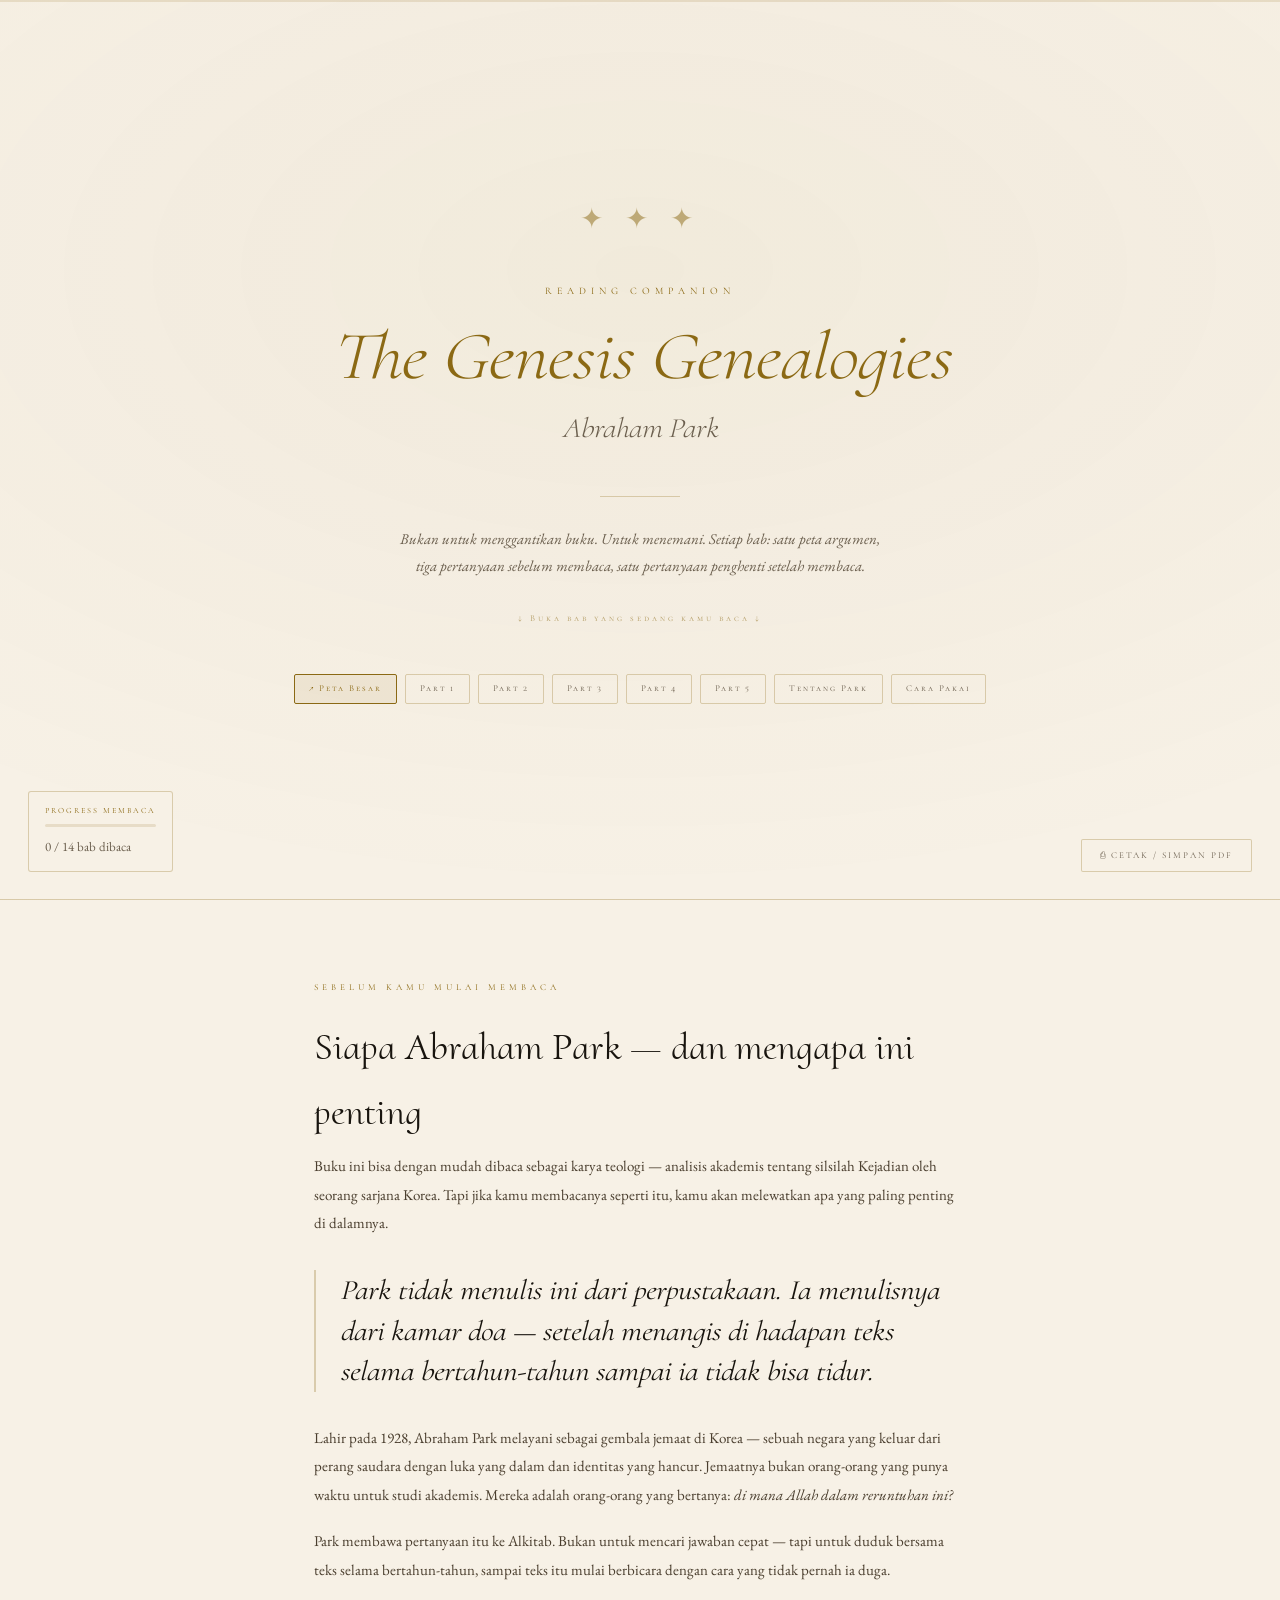
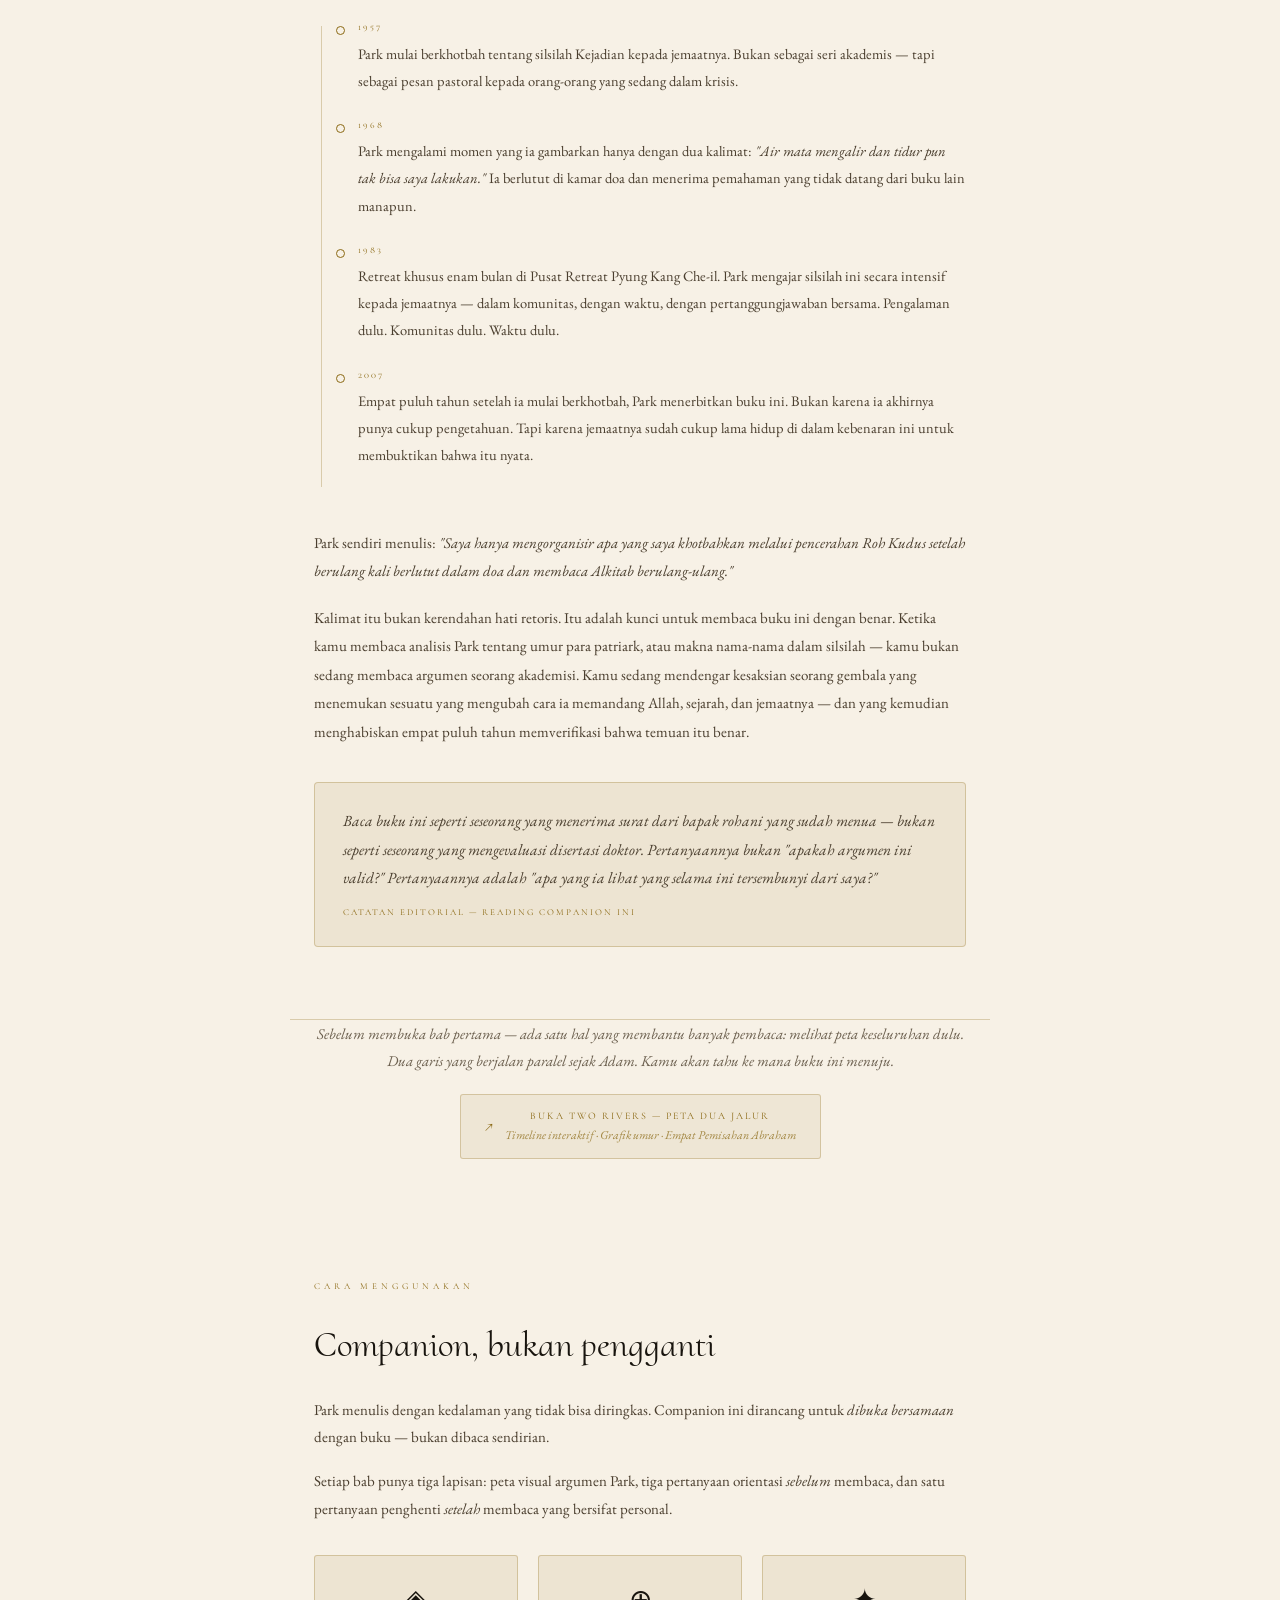
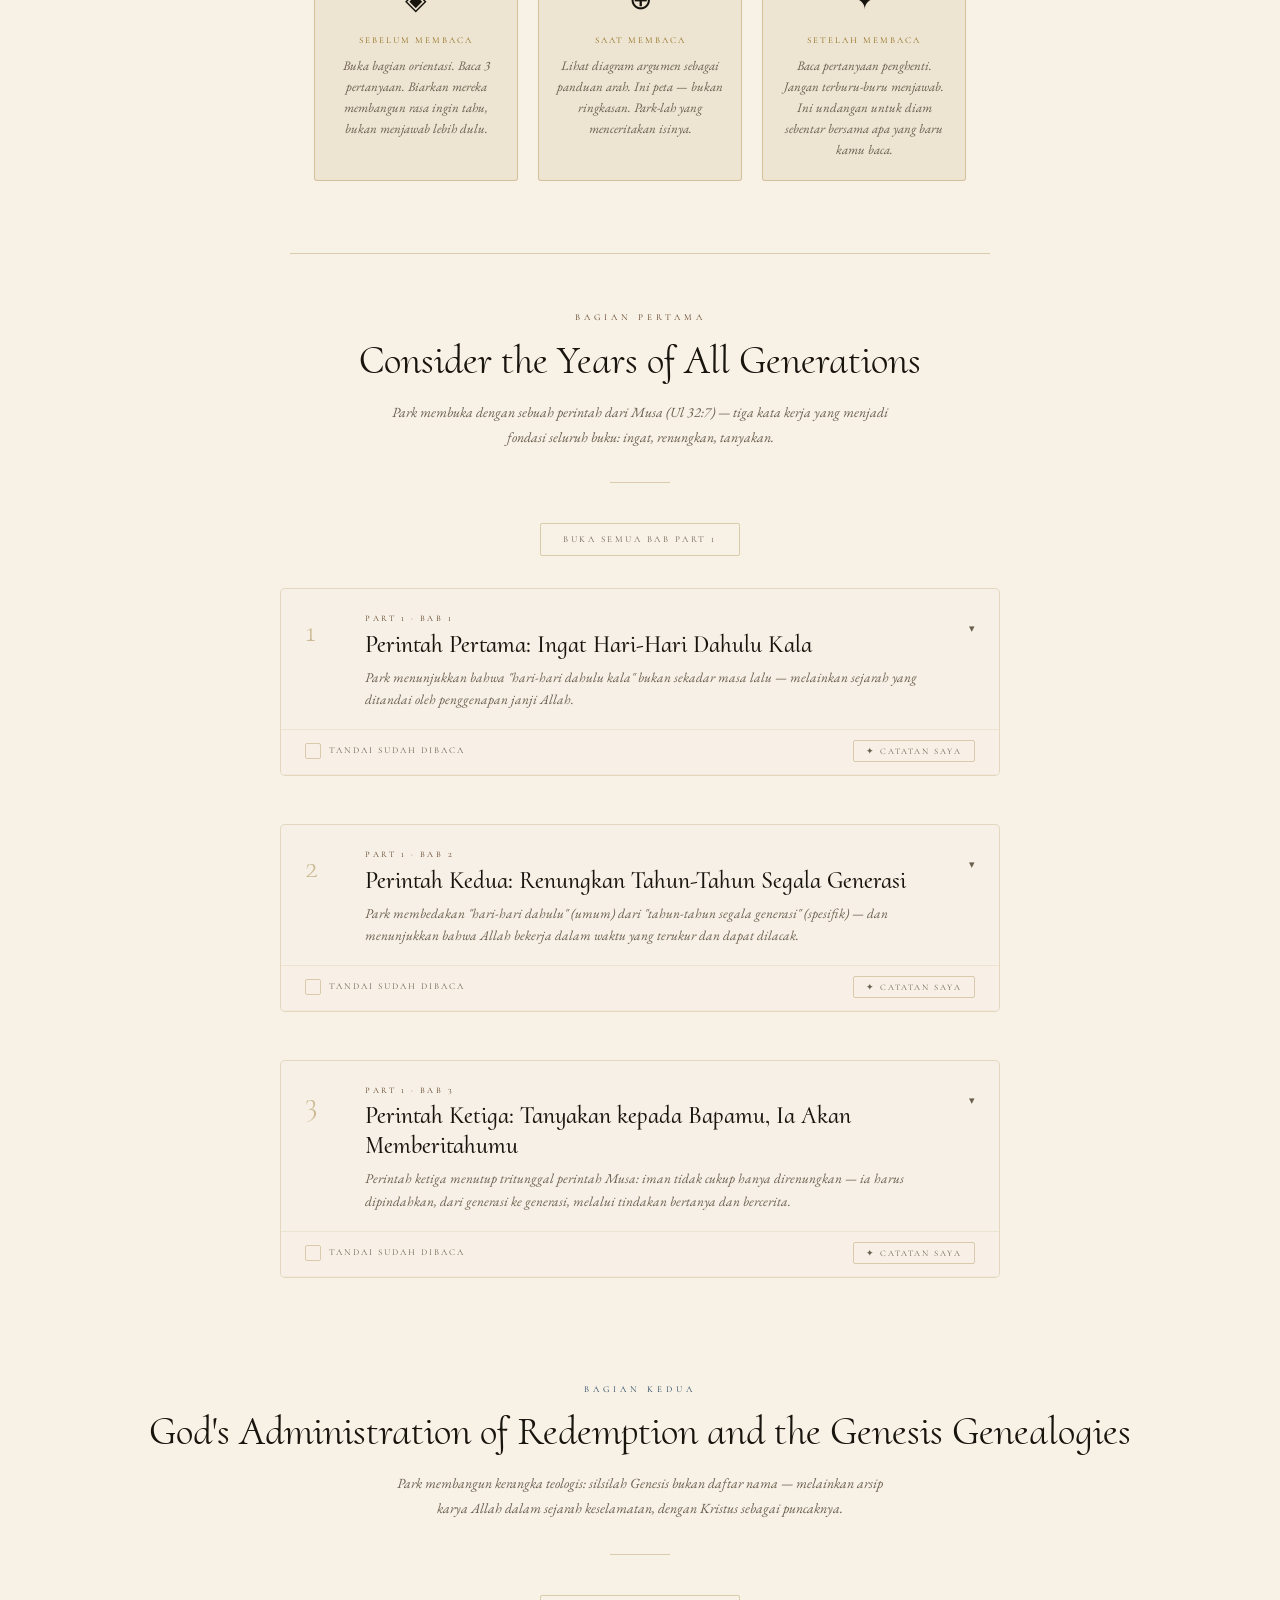
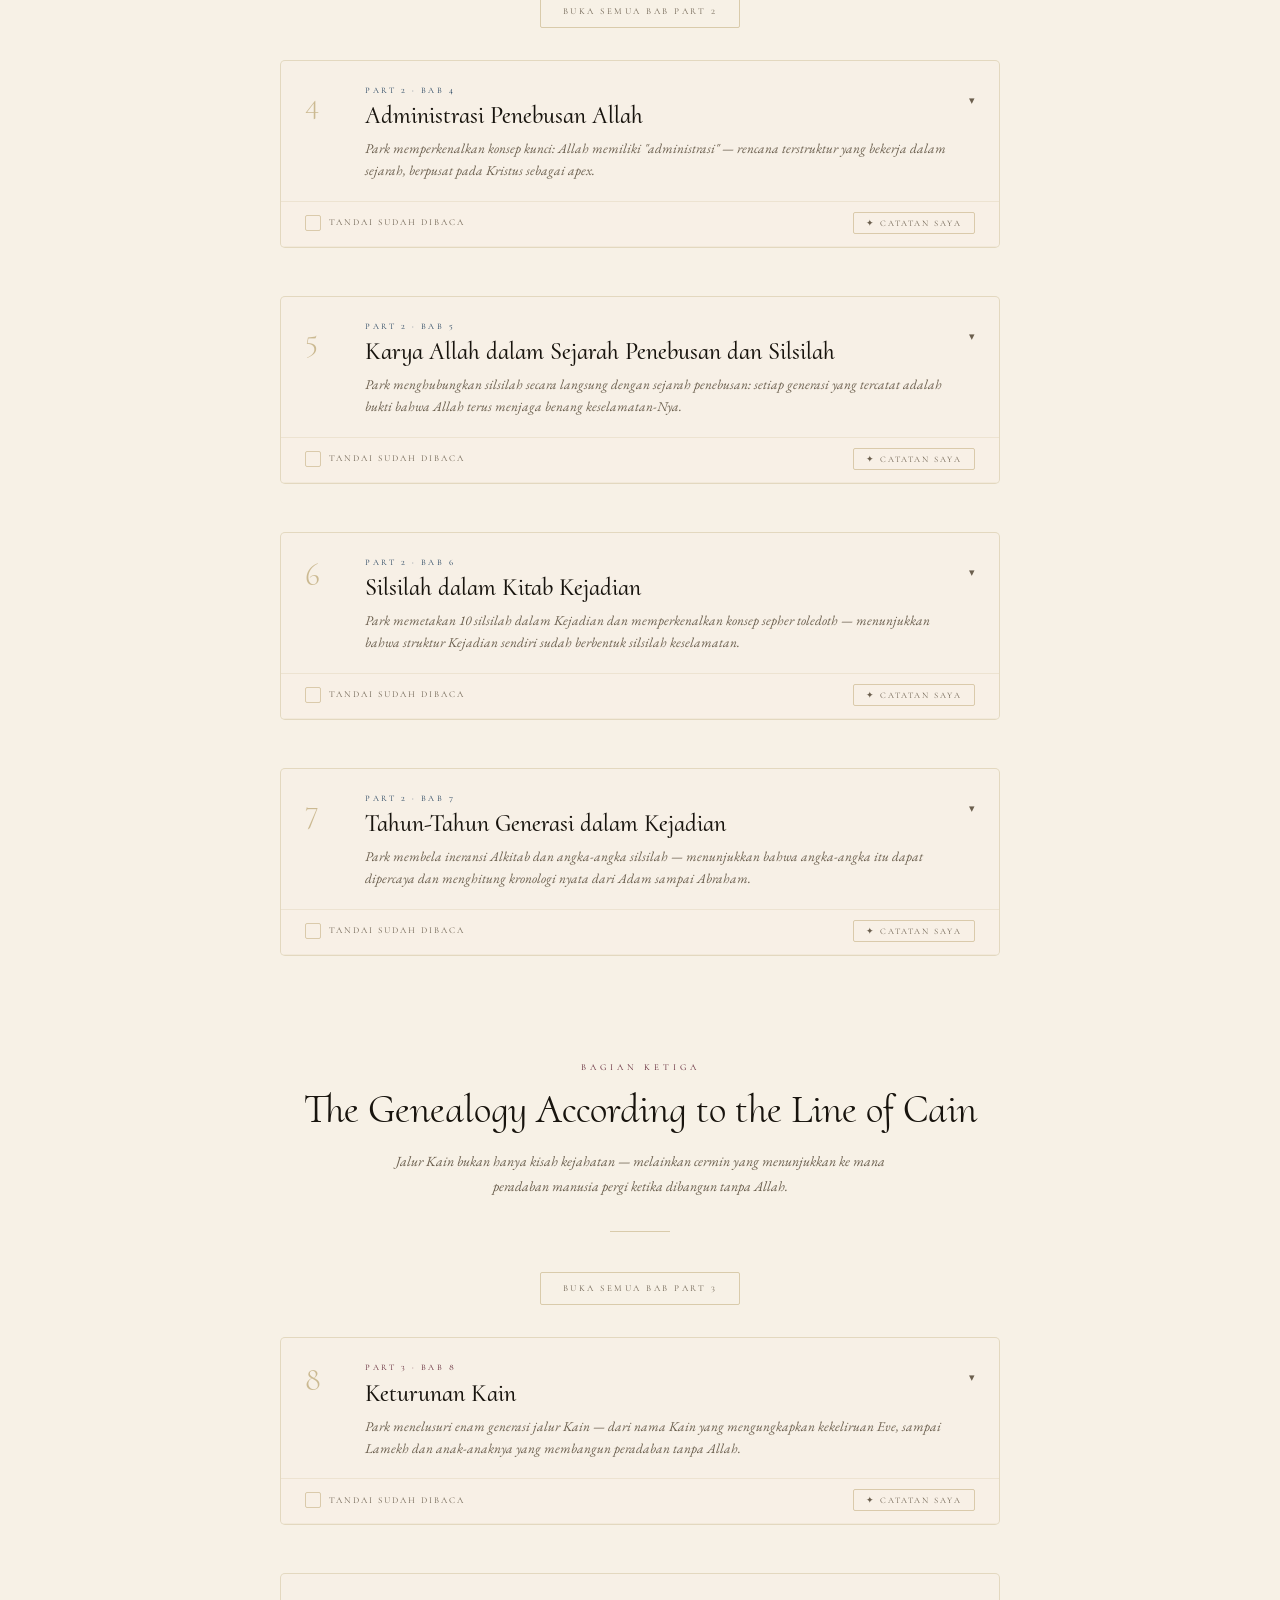
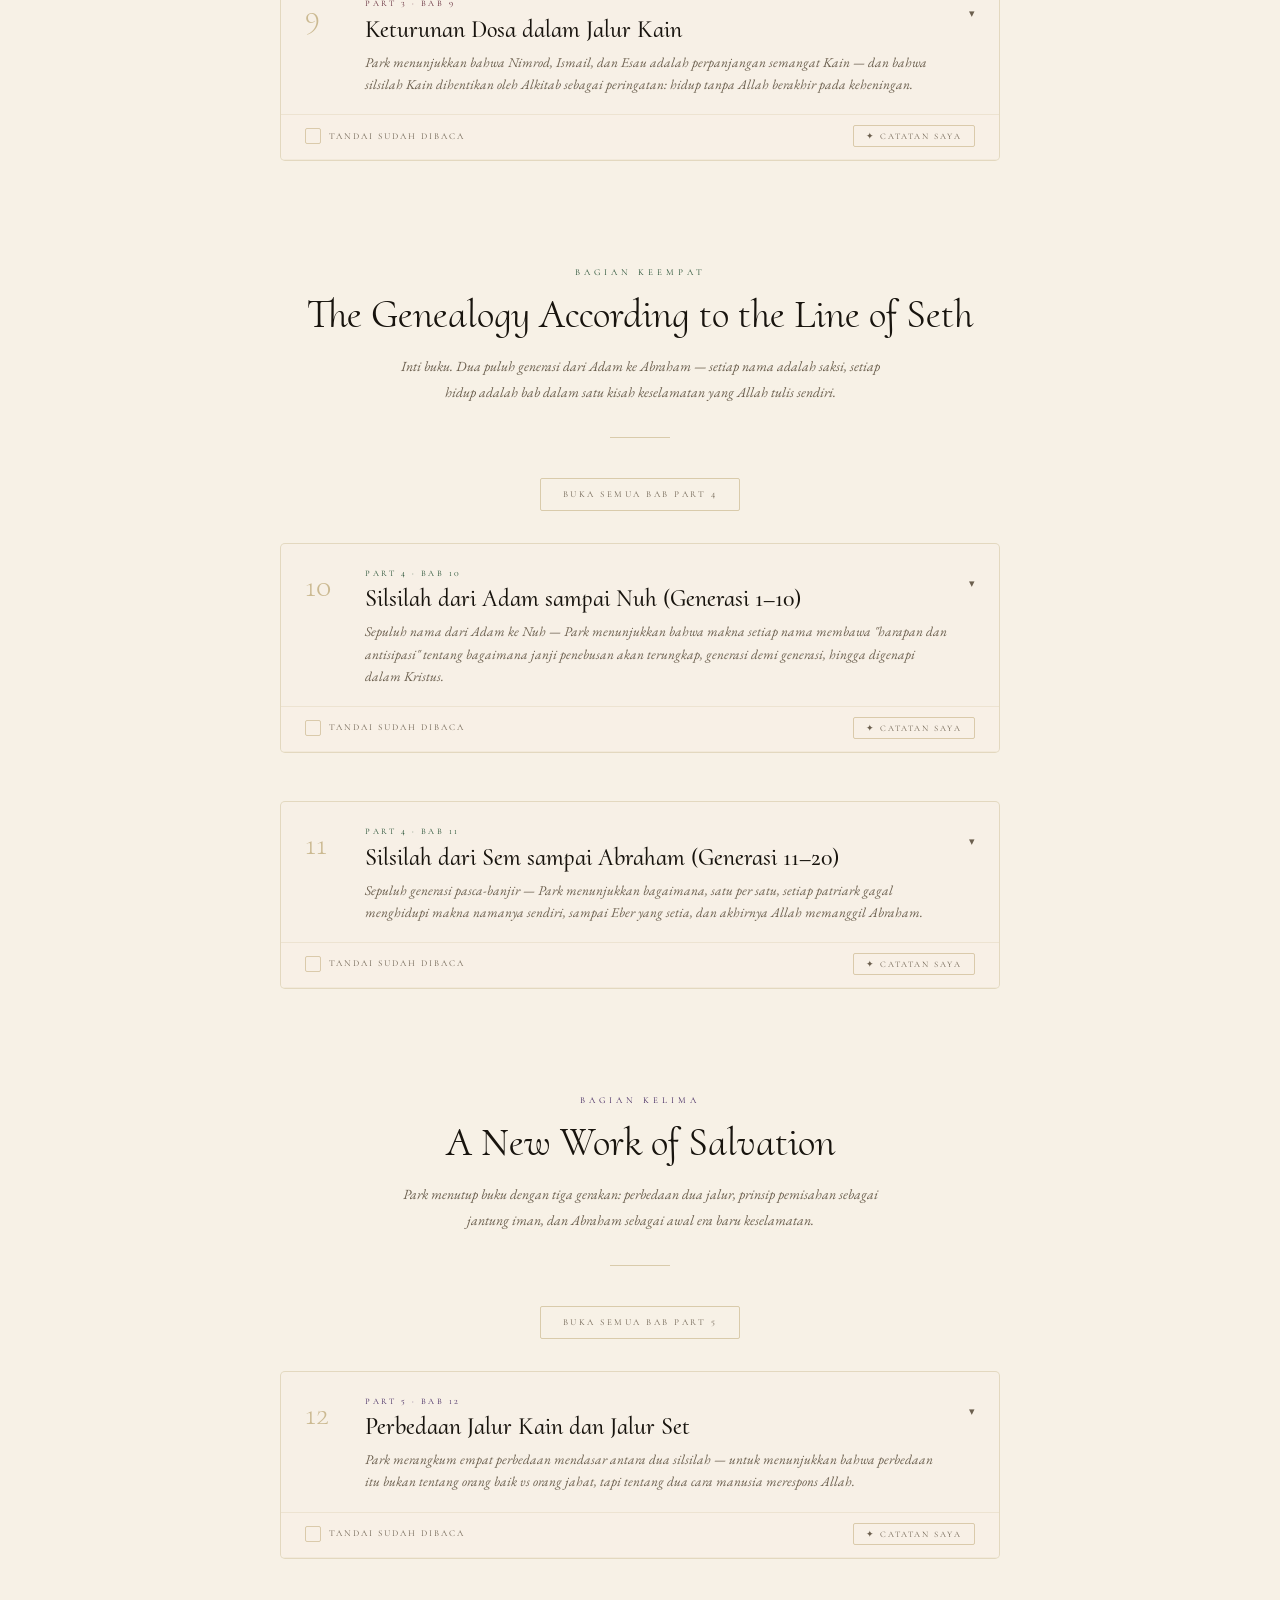
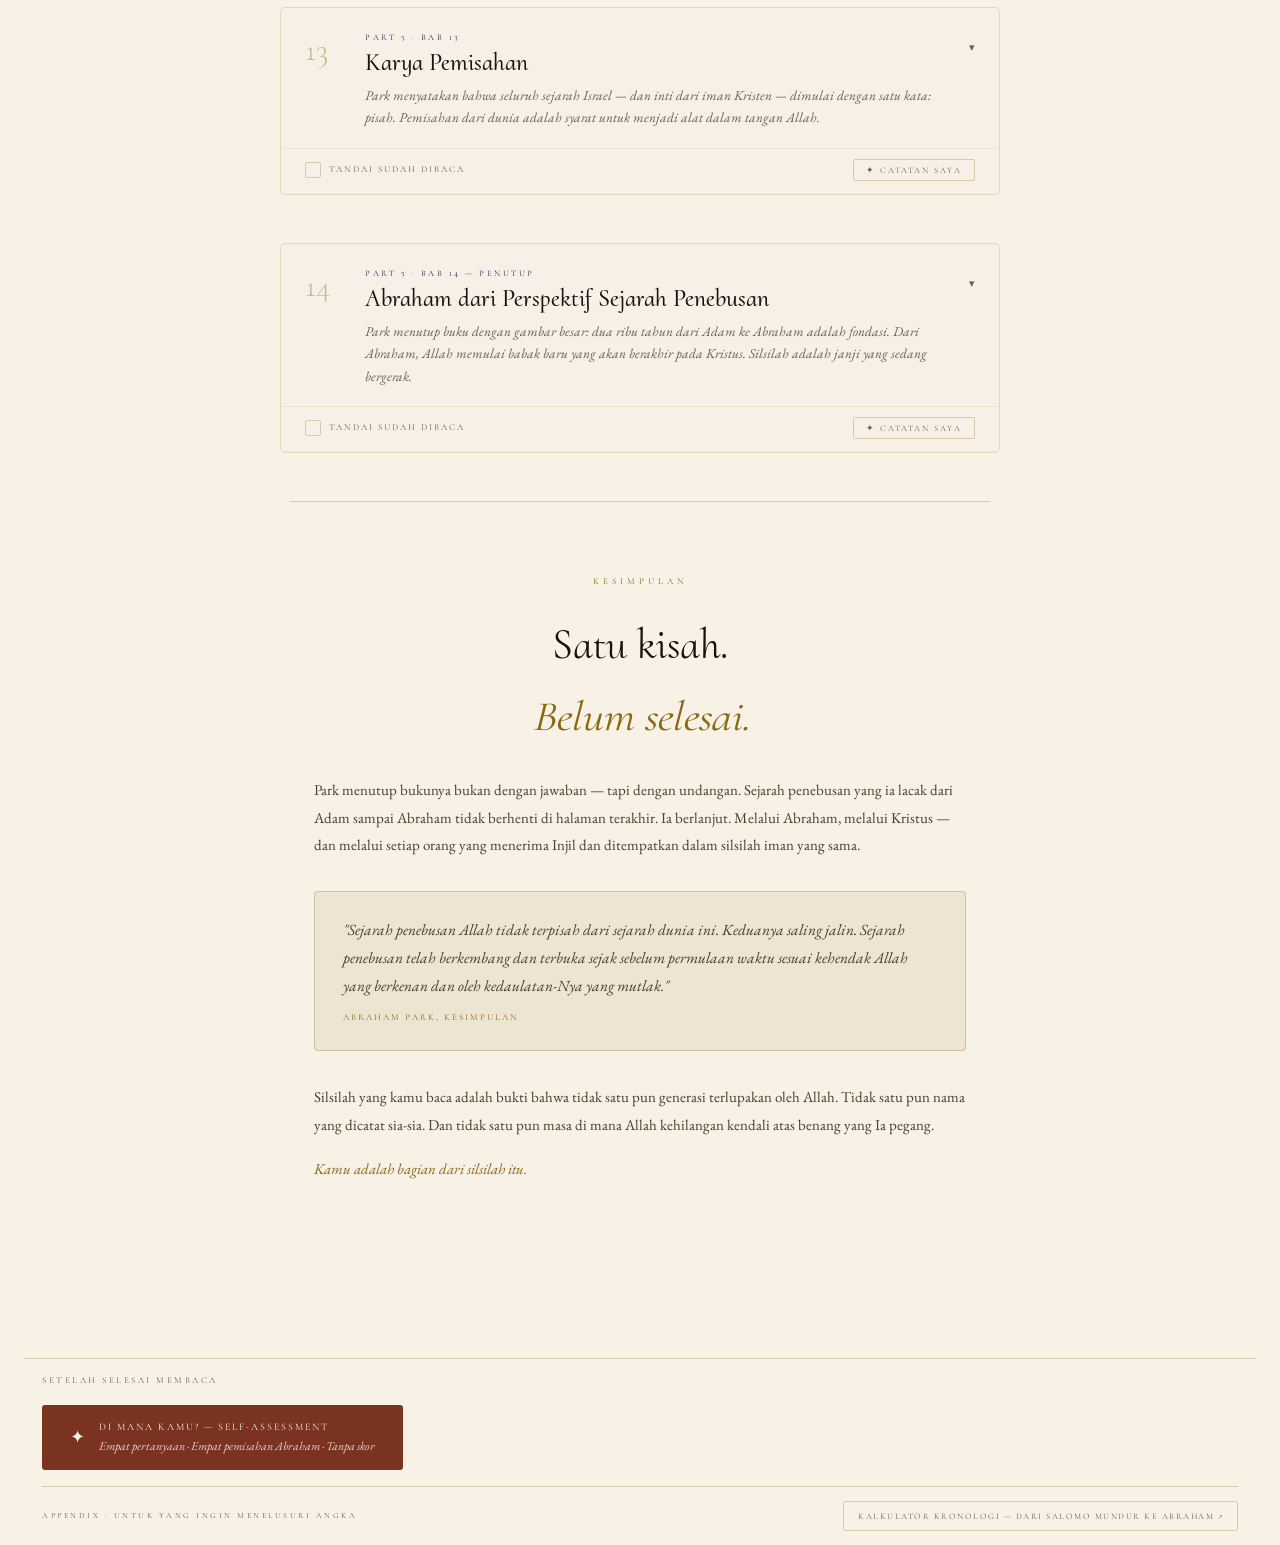
<file: index.html.html>
<!DOCTYPE html>
<html lang="id">
<head>
<meta charset="UTF-8">
<meta name="viewport" content="width=device-width,initial-scale=1">
<title>Reading Companion — The Genesis Genealogies</title>
<style>
@import url('https://fonts.googleapis.com/css2?family=EB+Garamond:ital,wght@0,400;0,500;0,600;1,400;1,500&family=Cormorant+Upright:wght@300;400;500;600&family=Cormorant+SC:wght@400;500&display=swap');

:root {
  --ink: #18140e;
  --parchment: #f7f1e6;
  --parchment-dark: #ede4cf;
  --gold: #8b6914;
  --gold-light: #c4972a;
  --gold-faint: rgba(139,105,20,0.09);
  --gold-border: rgba(139,105,20,0.28);
  --rust: #7a3320;
  --dim: #6b5f4e;
  --mid: #4a3e2e;
  --blue-calm: #2c4a6e;
  --green-calm: #2d5a3d;
  --part1: #5a3a1e;
  --part2: #1e3d5a;
  --part3: #5a1e2e;
  --part4: #1e4a2d;
  --part5: #3a1e5a;
}

* { margin:0; padding:0; box-sizing:border-box; }
html { scroll-behavior:smooth; font-size:16px; }

body {
  background: var(--parchment);
  color: var(--ink);
  font-family: 'EB Garamond', Georgia, serif;
  line-height: 1.7;
}

/* ============ PRINT ============ */
@media print {
  .no-print { display:none !important; }
  .chapter-block { page-break-inside: avoid; }
  body { background: white; font-size: 11pt; }
  .cover { height: auto; padding: 60px 40px; }
}

/* ============ COVER ============ */
.cover {
  min-height: 100vh;
  display: flex;
  flex-direction: column;
  align-items: center;
  justify-content: center;
  text-align: center;
  padding: 80px 32px;
  position: relative;
  border-bottom: 1px solid var(--gold-border);
  background: radial-gradient(ellipse 90% 70% at 50% 30%, rgba(139,105,20,0.05), transparent);
}

.cover-ornament {
  font-size: 28px;
  color: var(--gold);
  letter-spacing: 8px;
  margin-bottom: 40px;
  opacity: 0.5;
}

.cover-pretitle {
  font-family: 'Cormorant SC', serif;
  font-size: 10px;
  letter-spacing: 5px;
  color: var(--gold);
  text-transform: uppercase;
  margin-bottom: 20px;
}

.cover-title {
  font-family: 'Cormorant Upright', serif;
  font-size: clamp(32px, 6vw, 68px);
  font-weight: 300;
  line-height: 1.1;
  color: var(--ink);
  margin-bottom: 10px;
}

.cover-title em {
  font-style: italic;
  color: var(--gold);
}

.cover-subtitle {
  font-family: 'Cormorant Upright', serif;
  font-size: clamp(18px, 3vw, 28px);
  font-weight: 300;
  color: var(--dim);
  margin-bottom: 44px;
  font-style: italic;
}

.cover-line { width: 80px; height: 1px; background: var(--gold-border); margin: 0 auto 28px; }

.cover-desc {
  max-width: 480px;
  font-size: 15px;
  font-style: italic;
  color: var(--dim);
  line-height: 1.8;
  margin-bottom: 32px;
}

.cover-instruction {
  font-family: 'Cormorant SC', serif;
  font-size: 9px;
  letter-spacing: 3px;
  color: var(--gold);
  opacity: 0.6;
}

.cover-nav {
  margin-top: 48px;
  display: flex;
  gap: 8px;
  flex-wrap: wrap;
  justify-content: center;
}

.cover-nav a {
  font-family: 'Cormorant SC', serif;
  font-size: 9px;
  letter-spacing: 2px;
  color: var(--dim);
  text-decoration: none;
  padding: 6px 14px;
  border: 1px solid var(--gold-border);
  border-radius: 2px;
  transition: all 0.25s;
}
.cover-nav a:hover { color: var(--gold); border-color: var(--gold); }

/* ============ HOW TO USE ============ */
.howto {
  max-width: 700px;
  margin: 0 auto;
  padding: 72px 24px;
  border-bottom: 1px solid var(--gold-border);
}

.section-eyebrow {
  font-family: 'Cormorant SC', serif;
  font-size: 9px;
  letter-spacing: 4px;
  color: var(--gold);
  text-transform: uppercase;
  margin-bottom: 20px;
  display: block;
}

.howto h2 {
  font-family: 'Cormorant Upright', serif;
  font-size: clamp(24px, 4vw, 36px);
  font-weight: 400;
  margin-bottom: 20px;
}

.howto p {
  font-size: 15px;
  color: var(--mid);
  margin-bottom: 16px;
  line-height: 1.85;
}

.howto-icons {
  display: grid;
  grid-template-columns: repeat(3, 1fr);
  gap: 20px;
  margin-top: 32px;
}

@media(max-width:560px) { .howto-icons { grid-template-columns: 1fr; } }

.howto-icon-box {
  padding: 20px 16px;
  border: 1px solid var(--gold-border);
  border-radius: 3px;
  background: var(--gold-faint);
  text-align: center;
}

.howto-icon {
  font-size: 28px;
  margin-bottom: 10px;
  display: block;
}

.howto-icon-title {
  font-family: 'Cormorant SC', serif;
  font-size: 9px;
  letter-spacing: 2px;
  color: var(--gold);
  margin-bottom: 8px;
  display: block;
  text-transform: uppercase;
}

.howto-icon-text {
  font-size: 13px;
  color: var(--dim);
  line-height: 1.6;
  font-style: italic;
}

/* ============ PART HEADER ============ */
.part-header {
  padding: 56px 24px 40px;
  text-align: center;
  position: relative;
}

.part-header::after {
  content: '';
  display: block;
  width: 60px;
  height: 1px;
  background: var(--gold-border);
  margin: 32px auto 0;
}

.part-label {
  font-family: 'Cormorant SC', serif;
  font-size: 9px;
  letter-spacing: 4px;
  text-transform: uppercase;
  margin-bottom: 10px;
  display: block;
}

.part-title {
  font-family: 'Cormorant Upright', serif;
  font-size: clamp(22px, 4vw, 40px);
  font-weight: 400;
  line-height: 1.2;
}

.part-thesis {
  max-width: 500px;
  margin: 16px auto 0;
  font-size: 14px;
  font-style: italic;
  color: var(--dim);
  line-height: 1.8;
}

/* ============ CHAPTER BLOCK ============ */
.chapter-block {
  max-width: 760px;
  margin: 0 auto 48px;
  padding: 0 20px;
}

.chapter-card {
  border: 1px solid rgba(139,105,20,0.18);
  border-radius: 5px;
  overflow: hidden;
  background: rgba(247,241,230,0.6);
  transition: box-shadow 0.3s;
}

.chapter-card:hover {
  box-shadow: 0 2px 24px rgba(139,105,20,0.1);
}

/* chapter header */
.ch-header {
  padding: 22px 24px 18px;
  cursor: pointer;
  display: flex;
  align-items: flex-start;
  gap: 20px;
  border-bottom: 1px solid transparent;
  transition: border-color 0.3s;
  user-select: none;
}
.chapter-card.open .ch-header {
  border-bottom-color: rgba(139,105,20,0.15);
}

.ch-num {
  font-family: 'Cormorant Upright', serif;
  font-size: 32px;
  font-weight: 300;
  color: var(--gold);
  opacity: 0.4;
  line-height: 1;
  min-width: 40px;
  padding-top: 4px;
}

.ch-header-text { flex: 1; }

.ch-tag {
  font-family: 'Cormorant SC', serif;
  font-size: 8.5px;
  letter-spacing: 2.5px;
  color: var(--gold);
  text-transform: uppercase;
  margin-bottom: 4px;
}

.ch-title {
  font-family: 'Cormorant Upright', serif;
  font-size: clamp(17px, 3vw, 24px);
  font-weight: 500;
  color: var(--ink);
  line-height: 1.25;
  margin-bottom: 6px;
}

.ch-park-aim {
  font-size: 13.5px;
  font-style: italic;
  color: var(--dim);
  line-height: 1.65;
}

.ch-chev {
  font-size: 11px;
  color: var(--dim);
  transition: transform 0.4s;
  padding-top: 8px;
  flex-shrink: 0;
}
.chapter-card.open .ch-chev { transform: rotate(180deg); color: var(--gold); }

/* chapter body */
.ch-body {
  max-height: 0;
  overflow: hidden;
  transition: max-height 0.7s cubic-bezier(.16,1,.3,1);
}
.chapter-card.open .ch-body { max-height: 2400px; }

.ch-inner { padding: 24px; }

/* diagram */
.diagram-wrap {
  margin-bottom: 24px;
}

.diagram-label {
  font-family: 'Cormorant SC', serif;
  font-size: 8.5px;
  letter-spacing: 2.5px;
  color: var(--gold);
  text-transform: uppercase;
  margin-bottom: 12px;
  display: block;
}

.diagram-svg-wrap {
  border: 1px solid var(--gold-border);
  border-radius: 4px;
  overflow: hidden;
  background: rgba(247,241,230,0.9);
}

/* questions */
.questions-before {
  margin-bottom: 20px;
}

.q-section-label {
  font-family: 'Cormorant SC', serif;
  font-size: 8.5px;
  letter-spacing: 2.5px;
  color: var(--blue-calm);
  text-transform: uppercase;
  margin-bottom: 12px;
  display: block;
  opacity: 0.85;
}

.q-section-label.after { color: var(--rust); }

.q-item {
  display: flex;
  gap: 12px;
  margin-bottom: 12px;
  align-items: flex-start;
}

.q-dot {
  width: 22px; height: 22px;
  border-radius: 50%;
  display: flex; align-items: center; justify-content: center;
  font-family: 'Cormorant Upright', serif;
  font-size: 11px;
  flex-shrink: 0;
  margin-top: 1px;
}

.q-dot.before {
  background: rgba(44,74,110,0.08);
  border: 1px solid rgba(44,74,110,0.2);
  color: var(--blue-calm);
}

.q-dot.after {
  background: rgba(122,51,32,0.08);
  border: 1px solid rgba(122,51,32,0.2);
  color: var(--rust);
  width: 28px; height: 28px; font-size: 14px;
}

.q-text {
  font-size: 14.5px;
  color: var(--mid);
  line-height: 1.7;
  flex: 1;
}

.q-text strong { color: var(--ink); font-weight: 500; }

.q-after-box {
  padding: 16px 18px;
  background: rgba(122,51,32,0.05);
  border-left: 3px solid rgba(122,51,32,0.35);
  border-radius: 0 3px 3px 0;
  margin-top: 16px;
}

.reflection-prompt {
  font-size: 15px;
  font-style: italic;
  color: var(--mid);
  line-height: 1.75;
}

.reflection-prompt strong { font-style: normal; color: var(--rust); }

.ch-divider {
  height: 1px;
  background: var(--gold-border);
  margin: 18px 0;
  opacity: 0.5;
}

/* ============ CONCLUSION ============ */
.conclusion-wrap {
  max-width: 700px;
  margin: 0 auto;
  padding: 72px 24px 100px;
  text-align: center;
  border-top: 1px solid var(--gold-border);
}

.conc-title {
  font-family: 'Cormorant Upright', serif;
  font-size: clamp(24px, 4vw, 42px);
  font-weight: 400;
  margin-bottom: 24px;
}
.conc-title em { font-style: italic; color: var(--gold); }

.conc-text {
  font-size: 15px;
  color: var(--mid);
  line-height: 1.85;
  text-align: left;
  margin-bottom: 16px;
}

.conc-quote {
  padding: 24px 28px;
  border: 1px solid var(--gold-border);
  border-radius: 4px;
  background: var(--gold-faint);
  margin: 32px 0;
  font-style: italic;
  font-size: 15.5px;
  color: var(--mid);
  line-height: 1.8;
  text-align: left;
}
.conc-quote cite {
  display: block;
  font-style: normal;
  font-family: 'Cormorant SC', serif;
  font-size: 9px;
  letter-spacing: 2px;
  color: var(--gold);
  margin-top: 10px;
  text-transform: uppercase;
}

/* ============ STICKY PROGRESS BAR ============ */
.progress-bar {
  position: fixed;
  top: 0; left: 0; right: 0;
  height: 2px;
  background: rgba(139,105,20,0.15);
  z-index: 100;
}
.progress-fill {
  height: 100%;
  background: var(--gold);
  transition: width 0.2s;
  width: 0%;
}

/* print button */
.print-btn {
  position: fixed;
  bottom: 28px; right: 28px;
  font-family: 'Cormorant SC', serif;
  font-size: 9px;
  letter-spacing: 2px;
  text-transform: uppercase;
  color: var(--dim);
  background: var(--parchment);
  border: 1px solid var(--gold-border);
  padding: 10px 18px;
  border-radius: 2px;
  cursor: pointer;
  transition: all 0.25s;
  z-index: 50;
}
.print-btn:hover { color: var(--gold); border-color: var(--gold); }

/* expand all button */
.expand-all-btn {
  display: block;
  margin: 0 auto 32px;
  font-family: 'Cormorant SC', serif;
  font-size: 9px;
  letter-spacing: 2.5px;
  text-transform: uppercase;
  color: var(--dim);
  background: none;
  border: 1px solid var(--gold-border);
  padding: 10px 22px;
  border-radius: 2px;
  cursor: pointer;
  transition: all 0.25s;
}
.expand-all-btn:hover { color: var(--gold); border-color: var(--gold); }

/* part color accents */
.part1 .ch-tag, .part1 .section-eyebrow, .part1 .part-label { color: var(--part1); }
.part2 .ch-tag, .part2 .section-eyebrow, .part2 .part-label { color: var(--part2); }
.part3 .ch-tag, .part3 .section-eyebrow, .part3 .part-label { color: var(--part3); }
.part4 .ch-tag, .part4 .section-eyebrow, .part4 .part-label { color: var(--part4); }
.part5 .ch-tag, .part5 .section-eyebrow, .part5 .part-label { color: var(--part5); }

/* responsive */
@media(max-width: 600px) {
  .ch-header { gap: 12px; }
  .ch-num { font-size: 22px; min-width: 28px; }
  .ch-inner { padding: 16px; }
  .print-btn { display: none; }
}

/* SVG styles */
svg text { font-family: 'EB Garamond', Georgia, serif; }

/* ============ READ STATUS ============ */
.ch-read-row {
  display: flex;
  align-items: center;
  justify-content: space-between;
  padding: 10px 24px 12px;
  background: rgba(247,241,230,0.4);
  border-top: 1px solid rgba(139,105,20,0.10);
  gap: 12px;
}

.read-label {
  display: flex;
  align-items: center;
  gap: 8px;
  cursor: pointer;
  font-family: 'Cormorant SC', serif;
  font-size: 9px;
  letter-spacing: 2px;
  text-transform: uppercase;
  color: var(--dim);
  transition: color 0.25s;
  user-select: none;
}
.read-label:hover { color: var(--gold); }

.read-checkbox {
  -webkit-appearance: none;
  appearance: none;
  width: 16px; height: 16px;
  border: 1px solid var(--gold-border);
  border-radius: 2px;
  background: transparent;
  cursor: pointer;
  position: relative;
  transition: all 0.25s;
  flex-shrink: 0;
}
.read-checkbox:checked {
  background: var(--gold);
  border-color: var(--gold);
}
.read-checkbox:checked::after {
  content: '✓';
  position: absolute;
  top: 50%; left: 50%;
  transform: translate(-50%, -50%);
  color: var(--parchment);
  font-size: 10px;
  font-family: sans-serif;
  line-height: 1;
}

.chapter-card.read-done .ch-num {
  color: var(--gold);
  opacity: 1;
}
.chapter-card.read-done {
  background: rgba(139,105,20,0.04);
}

/* ============ NOTES AREA ============ */
.notes-toggle-btn {
  font-family: 'Cormorant SC', serif;
  font-size: 8.5px;
  letter-spacing: 2px;
  text-transform: uppercase;
  color: var(--dim);
  background: none;
  border: 1px solid var(--gold-border);
  padding: 5px 12px;
  border-radius: 2px;
  cursor: pointer;
  transition: all 0.25s;
  white-space: nowrap;
}
.notes-toggle-btn:hover { color: var(--gold); border-color: var(--gold); }
.notes-toggle-btn.active { color: var(--gold); border-color: var(--gold); background: var(--gold-faint); }

.notes-panel {
  max-height: 0;
  overflow: hidden;
  transition: max-height 0.5s cubic-bezier(.16,1,.3,1);
  background: rgba(237,228,207,0.5);
  border-top: 1px solid transparent;
}
.notes-panel.open {
  max-height: 320px;
  border-top-color: rgba(139,105,20,0.12);
}

.notes-inner {
  padding: 16px 24px 20px;
}

.notes-label {
  font-family: 'Cormorant SC', serif;
  font-size: 8.5px;
  letter-spacing: 2.5px;
  color: var(--gold);
  text-transform: uppercase;
  margin-bottom: 10px;
  display: block;
}

.notes-textarea {
  width: 100%;
  min-height: 110px;
  font-family: 'EB Garamond', Georgia, serif;
  font-size: 14.5px;
  line-height: 1.7;
  color: var(--ink);
  background: rgba(247,241,230,0.85);
  border: 1px solid var(--gold-border);
  border-radius: 3px;
  padding: 12px 14px;
  resize: vertical;
  outline: none;
  transition: border-color 0.25s;
}
.notes-textarea:focus {
  border-color: var(--gold);
}
.notes-textarea::placeholder {
  color: var(--dim);
  opacity: 0.5;
  font-style: italic;
}

.notes-saved-badge {
  font-family: 'Cormorant SC', serif;
  font-size: 8px;
  letter-spacing: 1.5px;
  color: var(--green-calm);
  text-transform: uppercase;
  opacity: 0;
  transition: opacity 0.4s;
  margin-top: 6px;
  display: block;
}
.notes-saved-badge.show { opacity: 1; }

/* ============ OVERALL PROGRESS ============ */
.reading-progress-panel {
  position: fixed;
  bottom: 28px;
  left: 28px;
  background: var(--parchment);
  border: 1px solid var(--gold-border);
  border-radius: 3px;
  padding: 12px 16px;
  z-index: 50;
  min-width: 140px;
}
.rp-label {
  font-family: 'Cormorant SC', serif;
  font-size: 8px;
  letter-spacing: 2px;
  text-transform: uppercase;
  color: var(--gold);
  margin-bottom: 6px;
  display: block;
}
.rp-bar-bg {
  width: 100%;
  height: 3px;
  background: rgba(139,105,20,0.15);
  border-radius: 2px;
  overflow: hidden;
  margin-bottom: 5px;
}
.rp-bar-fill {
  height: 100%;
  background: var(--gold);
  border-radius: 2px;
  transition: width 0.4s;
}
.rp-count {
  font-family: 'EB Garamond', serif;
  font-size: 13px;
  color: var(--dim);
}

@media(max-width:600px) {
  .reading-progress-panel { display: none; }
  .ch-read-row { padding: 10px 16px; }
  .notes-inner { padding: 12px 16px 16px; }
}
@media print {
  .notes-panel, .ch-read-row, .reading-progress-panel { display: none !important; }
}


/* ============ TOOL LINKS ============ */
.tool-links {
  margin: 18px 0 0;
  padding: 14px 18px;
  background: rgba(13,107,99,0.04);
  border: 1px solid rgba(13,107,99,0.18);
  border-radius: 4px;
}

.tool-links-label {
  font-family: 'Cormorant SC', serif;
  font-size: 8.5px;
  letter-spacing: 3px;
  color: var(--teal, #0d6b63);
  text-transform: uppercase;
  margin-bottom: 10px;
  display: block;
}

.tool-links-row {
  display: flex;
  flex-wrap: wrap;
  gap: 8px;
}

.tool-link-btn {
  display: inline-flex;
  align-items: center;
  gap: 7px;
  font-family: 'Cormorant SC', serif;
  font-size: 9px;
  letter-spacing: 1.5px;
  text-transform: uppercase;
  color: var(--teal, #0d6b63);
  background: rgba(13,107,99,0.07);
  border: 1px solid rgba(13,107,99,0.25);
  border-radius: 3px;
  padding: 8px 14px;
  cursor: pointer;
  text-decoration: none;
  transition: all 0.2s;
}
.tool-link-btn:hover {
  background: rgba(13,107,99,0.14);
  border-color: rgba(13,107,99,0.45);
  color: var(--teal-dk, #0a4f48);
}
.tool-link-btn .tl-icon {
  font-size: 13px;
  flex-shrink: 0;
}
.tool-link-btn .tl-text { line-height: 1.3; }
.tool-link-btn .tl-sub {
  display: block;
  font-family: 'EB Garamond', Georgia, serif;
  font-size: 10px;
  letter-spacing: 0;
  text-transform: none;
  font-style: italic;
  color: var(--dim);
  opacity: 0.8;
  margin-top: 1px;
}

/* appendix link khusus */
.appendix-link-wrap {
  margin: 28px 24px 0;
  padding: 14px 18px;
  border-top: 1px solid var(--gold-border);
  display: flex;
  align-items: center;
  justify-content: space-between;
  flex-wrap: wrap;
  gap: 10px;
}
.appendix-link-label {
  font-family: 'Cormorant SC', serif;
  font-size: 8px;
  letter-spacing: 2.5px;
  color: var(--dim);
  text-transform: uppercase;
}
.appendix-link-btn {
  font-family: 'Cormorant SC', serif;
  font-size: 8.5px;
  letter-spacing: 1.5px;
  text-transform: uppercase;
  color: var(--dim);
  background: none;
  border: 1px solid var(--gold-border);
  border-radius: 2px;
  padding: 7px 14px;
  cursor: pointer;
  text-decoration: none;
  transition: all 0.2s;
}
.appendix-link-btn:hover { color: var(--gold); border-color: var(--gold); }

/* ============ PARK SECTION ============ */
.park-section {
  max-width: 700px;
  margin: 0 auto;
  padding: 80px 24px 72px;
  border-bottom: 1px solid var(--gold-border);
}

.park-pull {
  font-family: 'Cormorant Upright', serif;
  font-size: clamp(19px, 3.5vw, 28px);
  font-weight: 400;
  line-height: 1.45;
  color: var(--ink);
  font-style: italic;
  margin: 32px 0;
  padding-left: 24px;
  border-left: 2px solid var(--gold-border);
}

.park-body {
  font-size: 15px;
  color: var(--mid);
  line-height: 1.9;
  margin-bottom: 18px;
}

.park-timeline {
  display: flex;
  flex-direction: column;
  gap: 0;
  margin: 36px 0;
  position: relative;
  padding-left: 28px;
}

.park-timeline::before {
  content: '';
  position: absolute;
  left: 7px;
  top: 6px;
  bottom: 6px;
  width: 1px;
  background: var(--gold-border);
}

.pt-item {
  position: relative;
  padding: 0 0 24px 16px;
}

.pt-item::before {
  content: '';
  position: absolute;
  left: -6px;
  top: 6px;
  width: 7px;
  height: 7px;
  border-radius: 50%;
  background: var(--parchment);
  border: 1.5px solid var(--gold);
}

.pt-year {
  font-family: 'Cormorant SC', serif;
  font-size: 9px;
  letter-spacing: 2px;
  color: var(--gold);
  text-transform: uppercase;
  margin-bottom: 4px;
  display: block;
}

.pt-text {
  font-size: 14.5px;
  color: var(--mid);
  line-height: 1.7;
}

.park-closing-quote {
  padding: 24px 28px;
  border: 1px solid var(--gold-border);
  border-radius: 4px;
  background: var(--gold-faint);
  margin-top: 36px;
  font-style: italic;
  font-size: 15.5px;
  color: var(--mid);
  line-height: 1.85;
}
.park-closing-quote cite {
  display: block;
  font-style: normal;
  font-family: 'Cormorant SC', serif;
  font-size: 9px;
  letter-spacing: 2px;
  color: var(--gold);
  margin-top: 12px;
  text-transform: uppercase;
}

/* ============ SLOW GATE ============ */
.slow-gate {
  margin: 24px 0 0;
  background: rgba(90,58,30,0.04);
  border: 1.5px solid rgba(90,58,30,0.22);
  border-radius: 4px;
  overflow: hidden;
}

.slow-gate-header {
  padding: 14px 18px 12px;
  display: flex;
  align-items: flex-start;
  gap: 12px;
}

.gate-icon {
  font-size: 18px;
  flex-shrink: 0;
  margin-top: 1px;
}

.gate-label-wrap { flex: 1; }

.gate-eyebrow {
  font-family: 'Cormorant SC', serif;
  font-size: 8.5px;
  letter-spacing: 3px;
  color: var(--rust);
  text-transform: uppercase;
  margin-bottom: 4px;
  display: block;
}

.gate-question {
  font-family: 'Cormorant Upright', serif;
  font-size: clamp(15px, 2.5vw, 19px);
  font-weight: 500;
  color: var(--ink);
  line-height: 1.35;
}

.gate-sub {
  font-size: 13px;
  font-style: italic;
  color: var(--dim);
  margin-top: 5px;
  line-height: 1.6;
}

.gate-body {
  padding: 0 18px 18px;
}

.gate-textarea {
  width: 100%;
  min-height: 90px;
  font-family: 'EB Garamond', Georgia, serif;
  font-size: 15px;
  line-height: 1.7;
  color: var(--ink);
  background: rgba(247,241,230,0.9);
  border: 1px solid rgba(90,58,30,0.22);
  border-radius: 3px;
  padding: 12px 14px;
  resize: vertical;
  outline: none;
  transition: border-color 0.25s;
}
.gate-textarea:focus { border-color: var(--rust); }
.gate-textarea::placeholder { color: var(--dim); opacity: 0.5; font-style: italic; }

.gate-unlock-btn {
  margin-top: 10px;
  width: 100%;
  font-family: 'Cormorant SC', serif;
  font-size: 9px;
  letter-spacing: 2.5px;
  text-transform: uppercase;
  color: var(--parchment);
  background: var(--rust);
  border: none;
  padding: 11px 16px;
  border-radius: 2px;
  cursor: pointer;
  transition: all 0.25s;
  opacity: 0.35;
  pointer-events: none;
}
.gate-unlock-btn.ready {
  opacity: 1;
  pointer-events: all;
}
.gate-unlock-btn.ready:hover { background: var(--part1); }
.gate-unlock-btn.unlocked { background: var(--green-calm); opacity: 1; pointer-events: none; }

.gate-unlocked-msg {
  display: none;
  margin-top: 12px;
  padding: 12px 14px;
  background: rgba(45,90,61,0.07);
  border-left: 3px solid var(--green-calm);
  border-radius: 0 3px 3px 0;
  font-size: 14px;
  font-style: italic;
  color: var(--green-calm);
  line-height: 1.7;
}
.gate-unlocked-msg.show { display: block; }

.gate-saved { font-family: 'Cormorant SC', serif; font-size: 8px; letter-spacing: 1.5px; color: var(--green-calm); opacity: 0; transition: opacity 0.4s; display: block; margin-top: 5px; text-transform: uppercase; }
.gate-saved.show { opacity: 1; }
</style>
</head>
<body>

<div class="progress-bar no-print"><div class="progress-fill" id="prog"></div></div>
<button class="print-btn no-print" onclick="window.print()">⎙ Cetak / Simpan PDF</button>

<!-- ============ COVER ============ -->
<div class="cover" id="top">
  <div class="cover-ornament">✦ ✦ ✦</div>
  <div class="cover-pretitle">Reading Companion</div>
  <h1 class="cover-title"><em>The Genesis Genealogies</em></h1>
  <div class="cover-subtitle">Abraham Park</div>
  <div class="cover-line"></div>
  <p class="cover-desc">Bukan untuk menggantikan buku. Untuk menemani. Setiap bab: satu peta argumen, tiga pertanyaan sebelum membaca, satu pertanyaan penghenti setelah membaca.</p>
  <div class="cover-instruction">↓ Buka bab yang sedang kamu baca ↓</div>
  <nav class="cover-nav no-print">
    <a href="two-rivers-timeline.html" target="_blank" style="color:var(--gold);border-color:var(--gold);background:rgba(139,105,20,0.08);">↗ Peta Besar</a>
    <a href="#part1">Part 1</a>
    <a href="#part2">Part 2</a>
    <a href="#part3">Part 3</a>
    <a href="#part4">Part 4</a>
    <a href="#part5">Part 5</a>
    <a href="#tentang-park">Tentang Park</a>
    <a href="#howto">Cara Pakai</a>
  </nav>
</div>


<!-- ============ PARK SECTION ============ -->
<div class="park-section" id="tentang-park">
  <span class="section-eyebrow">Sebelum kamu mulai membaca</span>
  <h2 style="font-family:'Cormorant Upright',serif;font-size:clamp(24px,4vw,38px);font-weight:400;margin-bottom:8px;">Siapa Abraham Park — dan mengapa ini penting</h2>

  <p class="park-body">Buku ini bisa dengan mudah dibaca sebagai karya teologi — analisis akademis tentang silsilah Kejadian oleh seorang sarjana Korea. Tapi jika kamu membacanya seperti itu, kamu akan melewatkan apa yang paling penting di dalamnya.</p>

  <div class="park-pull">Park tidak menulis ini dari perpustakaan. Ia menulisnya dari kamar doa — setelah menangis di hadapan teks selama bertahun-tahun sampai ia tidak bisa tidur.</div>

  <p class="park-body">Lahir pada 1928, Abraham Park melayani sebagai gembala jemaat di Korea — sebuah negara yang keluar dari perang saudara dengan luka yang dalam dan identitas yang hancur. Jemaatnya bukan orang-orang yang punya waktu untuk studi akademis. Mereka adalah orang-orang yang bertanya: <em>di mana Allah dalam reruntuhan ini?</em></p>

  <p class="park-body">Park membawa pertanyaan itu ke Alkitab. Bukan untuk mencari jawaban cepat — tapi untuk duduk bersama teks selama bertahun-tahun, sampai teks itu mulai berbicara dengan cara yang tidak pernah ia duga.</p>

  <div class="park-timeline">
    <div class="pt-item">
      <span class="pt-year">1957</span>
      <span class="pt-text">Park mulai berkhotbah tentang silsilah Kejadian kepada jemaatnya. Bukan sebagai seri akademis — tapi sebagai pesan pastoral kepada orang-orang yang sedang dalam krisis.</span>
    </div>
    <div class="pt-item">
      <span class="pt-year">1968</span>
      <span class="pt-text">Park mengalami momen yang ia gambarkan hanya dengan dua kalimat: <em>"Air mata mengalir dan tidur pun tak bisa saya lakukan."</em> Ia berlutut di kamar doa dan menerima pemahaman yang tidak datang dari buku lain manapun.</span>
    </div>
    <div class="pt-item">
      <span class="pt-year">1983</span>
      <span class="pt-text">Retreat khusus enam bulan di Pusat Retreat Pyung Kang Che-il. Park mengajar silsilah ini secara intensif kepada jemaatnya — dalam komunitas, dengan waktu, dengan pertanggungjawaban bersama. Pengalaman dulu. Komunitas dulu. Waktu dulu.</span>
    </div>
    <div class="pt-item">
      <span class="pt-year">2007</span>
      <span class="pt-text">Empat puluh tahun setelah ia mulai berkhotbah, Park menerbitkan buku ini. Bukan karena ia akhirnya punya cukup pengetahuan. Tapi karena jemaatnya sudah cukup lama hidup di dalam kebenaran ini untuk membuktikan bahwa itu nyata.</span>
    </div>
  </div>

  <p class="park-body">Park sendiri menulis: <em>"Saya hanya mengorganisir apa yang saya khotbahkan melalui pencerahan Roh Kudus setelah berulang kali berlutut dalam doa dan membaca Alkitab berulang-ulang."</em></p>

  <p class="park-body">Kalimat itu bukan kerendahan hati retoris. Itu adalah kunci untuk membaca buku ini dengan benar. Ketika kamu membaca analisis Park tentang umur para patriark, atau makna nama-nama dalam silsilah — kamu bukan sedang membaca argumen seorang akademisi. Kamu sedang mendengar kesaksian seorang gembala yang menemukan sesuatu yang mengubah cara ia memandang Allah, sejarah, dan jemaatnya — dan yang kemudian menghabiskan empat puluh tahun memverifikasi bahwa temuan itu benar.</p>

  <div class="park-closing-quote">
    Baca buku ini seperti seseorang yang menerima surat dari bapak rohani yang sudah menua — bukan seperti seseorang yang mengevaluasi disertasi doktor. Pertanyaannya bukan <em>"apakah argumen ini valid?"</em> Pertanyaannya adalah <em>"apa yang ia lihat yang selama ini tersembunyi dari saya?"</em>
    <cite>Catatan editorial — Reading Companion ini</cite>
  </div>
</div>

<div style="max-width:700px;margin:0 auto;padding:0 24px 48px;text-align:center;">
  <p style="font-family:'EB Garamond',Georgia,serif;font-size:15px;font-style:italic;color:var(--dim);line-height:1.8;margin-bottom:20px;">Sebelum membuka bab pertama — ada satu hal yang membantu banyak pembaca: melihat peta keseluruhan dulu. Dua garis yang berjalan paralel sejak Adam. Kamu akan tahu ke mana buku ini menuju.</p>
  <a href="two-rivers-timeline.html" target="_blank" style="display:inline-flex;align-items:center;gap:10px;font-family:'Cormorant SC',serif;font-size:10px;letter-spacing:2px;text-transform:uppercase;color:var(--gold);background:rgba(139,105,20,0.08);border:1px solid var(--gold-border);border-radius:3px;padding:13px 24px;text-decoration:none;transition:all 0.25s;">
    <span style="font-size:16px;">↗</span>
    <span>Buka Two Rivers — Peta Dua Jalur<br><span style="font-family:'EB Garamond',Georgia,serif;font-size:12px;letter-spacing:0;text-transform:none;font-style:italic;opacity:0.75;">Timeline interaktif · Grafik umur · Empat Pemisahan Abraham</span></span>
  </a>
</div>

<!-- ============ HOW TO USE ============ -->
<div class="howto" id="howto">
  <span class="section-eyebrow">Cara Menggunakan</span>
  <h2>Companion, bukan pengganti</h2>
  <p>Park menulis dengan kedalaman yang tidak bisa diringkas. Companion ini dirancang untuk <em>dibuka bersamaan</em> dengan buku — bukan dibaca sendirian.</p>
  <p>Setiap bab punya tiga lapisan: peta visual argumen Park, tiga pertanyaan orientasi <em>sebelum</em> membaca, dan satu pertanyaan penghenti <em>setelah</em> membaca yang bersifat personal.</p>
  <div class="howto-icons">
    <div class="howto-icon-box">
      <span class="howto-icon">◈</span>
      <span class="howto-icon-title">Sebelum Membaca</span>
      <div class="howto-icon-text">Buka bagian orientasi. Baca 3 pertanyaan. Biarkan mereka membangun rasa ingin tahu, bukan menjawab lebih dulu.</div>
    </div>
    <div class="howto-icon-box">
      <span class="howto-icon">⊕</span>
      <span class="howto-icon-title">Saat Membaca</span>
      <div class="howto-icon-text">Lihat diagram argumen sebagai panduan arah. Ini peta — bukan ringkasan. Park-lah yang menceritakan isinya.</div>
    </div>
    <div class="howto-icon-box">
      <span class="howto-icon">✦</span>
      <span class="howto-icon-title">Setelah Membaca</span>
      <div class="howto-icon-text">Baca pertanyaan penghenti. Jangan terburu-buru menjawab. Ini undangan untuk diam sebentar bersama apa yang baru kamu baca.</div>
    </div>
  </div>
</div>

<!-- ============ PART 1 ============ -->
<div id="part1" class="part-header part1">
  <span class="part-label">Bagian Pertama</span>
  <h2 class="part-title">Consider the Years of All Generations</h2>
  <p class="part-thesis">Park membuka dengan sebuah perintah dari Musa (Ul 32:7) — tiga kata kerja yang menjadi fondasi seluruh buku: <em>ingat, renungkan, tanyakan.</em></p>
</div>

<button class="expand-all-btn no-print" onclick="expandPart('p1')">Buka semua bab Part 1</button>

<div class="chapter-block part1" data-part="p1">
  <div class="chapter-card" id="c1">
    <div class="ch-header" onclick="toggleChapter('c1')">
      <div class="ch-num">1</div>
      <div class="ch-header-text">
        <div class="ch-tag">Part 1 · Bab 1</div>
        <div class="ch-title">Perintah Pertama: Ingat Hari-Hari Dahulu Kala</div>
        <div class="ch-park-aim">Park menunjukkan bahwa "hari-hari dahulu kala" bukan sekadar masa lalu — melainkan sejarah yang ditandai oleh penggenapan janji Allah.</div>
      </div>
      <div class="ch-chev">▾</div>
    </div>
    <div class="ch-body">
      <div class="ch-inner">
        <span class="diagram-label">Peta Argumen</span>
        <div class="diagram-svg-wrap">
          <svg viewBox="0 0 680 160" width="100%" xmlns="http://www.w3.org/2000/svg">
            <rect width="680" height="160" fill="#f7f1e6"/>
            <!-- nodes -->
            <rect x="20" y="50" width="140" height="60" rx="4" fill="rgba(90,58,30,0.08)" stroke="rgba(90,58,30,0.3)" stroke-width="1"/>
            <text x="90" y="74" text-anchor="middle" font-size="10" fill="#5a3a1e">Ul. 32:7</text>
            <text x="90" y="90" text-anchor="middle" font-size="12" fill="#18140e" font-style="italic">"Ingat hari-hari</text>
            <text x="90" y="104" text-anchor="middle" font-size="12" fill="#18140e" font-style="italic">dahulu kala"</text>
            <line x1="160" y1="80" x2="210" y2="80" stroke="rgba(139,105,20,0.4)" stroke-width="1.5" marker-end="url(#arr)"/>
            <rect x="210" y="50" width="150" height="60" rx="4" fill="rgba(139,105,20,0.08)" stroke="rgba(139,105,20,0.25)" stroke-width="1"/>
            <text x="285" y="74" text-anchor="middle" font-size="10" fill="#8b6914">Bukan sekadar nostalgia</text>
            <text x="285" y="90" text-anchor="middle" font-size="12" fill="#18140e">Sejarah penuh</text>
            <text x="285" y="106" text-anchor="middle" font-size="12" fill="#18140e">penggenapan janji Allah</text>
            <line x1="360" y1="80" x2="410" y2="80" stroke="rgba(139,105,20,0.4)" stroke-width="1.5" marker-end="url(#arr)"/>
            <rect x="410" y="50" width="150" height="60" rx="4" fill="rgba(90,58,30,0.08)" stroke="rgba(90,58,30,0.3)" stroke-width="1"/>
            <text x="485" y="74" text-anchor="middle" font-size="10" fill="#5a3a1e">Implikasi</text>
            <text x="485" y="90" text-anchor="middle" font-size="12" fill="#18140e">Silsilah adalah</text>
            <text x="485" y="106" text-anchor="middle" font-size="12" fill="#18140e">memori sejarah keselamatan</text>
            <defs><marker id="arr" markerWidth="6" markerHeight="6" refX="3" refY="3" orient="auto"><path d="M0,0 L6,3 L0,6 Z" fill="rgba(139,105,20,0.5)"/></marker></defs>
          </svg>
        </div>

        <div class="ch-divider"></div>
        <span class="q-section-label">Sebelum membaca · Tiga pertanyaan orientasi</span>
        <div class="questions-before">
          <div class="q-item">
            <div class="q-dot before">1</div>
            <div class="q-text">Apa bedanya "mengingat masa lalu secara umum" dengan "mengingat sejarah keselamatan Allah"? Mengapa Park mulai dengan perbedaan ini?</div>
          </div>
          <div class="q-item">
            <div class="q-dot before">2</div>
            <div class="q-text">Musa memberikan perintah ini kepada Israel di padang gurun. <strong>Apa yang sedang terjadi pada Israel saat itu</strong> — dan mengapa perintah "ingat" menjadi penting justru di momen itu?</div>
          </div>
          <div class="q-item">
            <div class="q-dot before">3</div>
            <div class="q-text">Kata "ingat" menyiratkan bahwa ada sesuatu yang bisa terlupakan. <strong>Apa yang paling mudah terlupakan</strong> dari sejarah keselamatan Allah dalam kehidupan sehari-hari?</div>
          </div>
        </div>
        <div class="q-after-box">
          <span class="q-section-label after">Setelah membaca · Pertanyaan penghenti</span>
          <div class="reflection-prompt"><strong>Sejarah mana dalam hidupmu</strong> — momen ketika Allah menepati janji-Nya — yang paling mudah kamu lupakan saat keadaan menjadi sulit?</div>
        </div>
      </div>
    </div>
  </div>
</div>

<div class="chapter-block part1" data-part="p1">
  <div class="chapter-card" id="c2">
    <div class="ch-header" onclick="toggleChapter('c2')">
      <div class="ch-num">2</div>
      <div class="ch-header-text">
        <div class="ch-tag">Part 1 · Bab 2</div>
        <div class="ch-title">Perintah Kedua: Renungkan Tahun-Tahun Segala Generasi</div>
        <div class="ch-park-aim">Park membedakan "hari-hari dahulu" (umum) dari "tahun-tahun segala generasi" (spesifik) — dan menunjukkan bahwa Allah bekerja dalam waktu yang terukur dan dapat dilacak.</div>
      </div>
      <div class="ch-chev">▾</div>
    </div>
    <div class="ch-body">
      <div class="ch-inner">
        <span class="diagram-label">Peta Argumen</span>
        <div class="diagram-svg-wrap">
          <svg viewBox="0 0 680 170" width="100%" xmlns="http://www.w3.org/2000/svg">
            <rect width="680" height="170" fill="#f7f1e6"/>
            <rect x="20" y="45" width="140" height="80" rx="4" fill="rgba(139,105,20,0.06)" stroke="rgba(139,105,20,0.2)" stroke-width="1"/>
            <text x="90" y="72" text-anchor="middle" font-size="10" fill="#8b6914">Perintah 1</text>
            <text x="90" y="90" text-anchor="middle" font-size="12" fill="#5a4e3e" font-style="italic">"Hari-hari dahulu"</text>
            <text x="90" y="107" text-anchor="middle" font-size="11" fill="#8b6914">→ Umum / luas</text>
            <line x1="160" y1="85" x2="200" y2="85" stroke="rgba(139,105,20,0.35)" stroke-width="1.5" marker-end="url(#arr2)"/>
            <text x="180" y="75" text-anchor="middle" font-size="10" fill="#8b6914">vs.</text>
            <rect x="200" y="45" width="160" height="80" rx="4" fill="rgba(90,58,30,0.08)" stroke="rgba(90,58,30,0.3)" stroke-width="1"/>
            <text x="280" y="72" text-anchor="middle" font-size="10" fill="#5a3a1e">Perintah 2</text>
            <text x="280" y="90" text-anchor="middle" font-size="12" fill="#18140e" font-style="italic">"Tahun-tahun generasi"</text>
            <text x="280" y="107" text-anchor="middle" font-size="11" fill="#5a3a1e">→ Spesifik / terukur</text>
            <line x1="360" y1="85" x2="400" y2="85" stroke="rgba(139,105,20,0.35)" stroke-width="1.5" marker-end="url(#arr2)"/>
            <rect x="400" y="40" width="240" height="90" rx="4" fill="rgba(139,105,20,0.08)" stroke="rgba(139,105,20,0.25)" stroke-width="1"/>
            <text x="520" y="68" text-anchor="middle" font-size="10" fill="#8b6914">Kesimpulan Park</text>
            <text x="520" y="86" text-anchor="middle" font-size="12" fill="#18140e">Allah bekerja dalam waktu</text>
            <text x="520" y="102" text-anchor="middle" font-size="12" fill="#18140e">nyata yang bisa direnungkan</text>
            <text x="520" y="118" text-anchor="middle" font-size="11" fill="#5a4e3e">dan dihitung generasinya</text>
            <defs><marker id="arr2" markerWidth="6" markerHeight="6" refX="3" refY="3" orient="auto"><path d="M0,0 L6,3 L0,6 Z" fill="rgba(139,105,20,0.5)"/></marker></defs>
          </svg>
        </div>
        <div class="ch-divider"></div>
        <span class="q-section-label">Sebelum membaca · Tiga pertanyaan orientasi</span>
        <div class="questions-before">
          <div class="q-item"><div class="q-dot before">1</div><div class="q-text">Apa artinya Allah "bekerja dalam waktu yang terukur"? Mengapa ini penting — bukan sekadar fakta teologis abstrak?</div></div>
          <div class="q-item"><div class="q-dot before">2</div><div class="q-text">Park menekankan kata kerja <em>"pertimbangkan / renungkan"</em> — bukan sekadar tahu. <strong>Apa bedanya mengetahui sejarah generasi dengan sungguh-sungguh merenungkannya?</strong></div></div>
          <div class="q-item"><div class="q-dot before">3</div><div class="q-text">Silsilah mencatat tahun-tahun hidup setiap patriark dengan presisi. Menurut kamu, mengapa Allah mau kita mengetahui angka-angka itu — bukan hanya nama-namanya saja?</div></div>
        </div>
        <div class="q-after-box">
          <span class="q-section-label after">Setelah membaca · Pertanyaan penghenti</span>
          <div class="reflection-prompt">Jika kamu merenungkan <strong>"tahun-tahun generasimu"</strong> — orang tua, kakek-nenek, leluhur iman — warisan iman apa yang kamu terima yang belum pernah kamu benar-benar hargai?</div>
        </div>
      </div>
    </div>
  </div>
</div>

<div class="chapter-block part1" data-part="p1">
  <div class="chapter-card" id="c3">
    <div class="ch-header" onclick="toggleChapter('c3')">
      <div class="ch-num">3</div>
      <div class="ch-header-text">
        <div class="ch-tag">Part 1 · Bab 3</div>
        <div class="ch-title">Perintah Ketiga: Tanyakan kepada Bapamu, Ia Akan Memberitahumu</div>
        <div class="ch-park-aim">Perintah ketiga menutup tritunggal perintah Musa: iman tidak cukup hanya direnungkan — ia harus dipindahkan, dari generasi ke generasi, melalui tindakan bertanya dan bercerita.</div>
      </div>
      <div class="ch-chev">▾</div>
    </div>
    <div class="ch-body">
      <div class="ch-inner">
        <span class="diagram-label">Peta Argumen</span>
        <div class="diagram-svg-wrap">
          <svg viewBox="0 0 680 180" width="100%" xmlns="http://www.w3.org/2000/svg">
            <rect width="680" height="180" fill="#f7f1e6"/>
            <!-- three commands summary -->
            <rect x="20" y="30" width="180" height="50" rx="3" fill="rgba(139,105,20,0.06)" stroke="rgba(139,105,20,0.2)" stroke-width="1"/>
            <text x="110" y="52" text-anchor="middle" font-size="11" fill="#8b6914">Perintah 1: Ingat</text>
            <text x="110" y="68" text-anchor="middle" font-size="11" fill="#5a4e3e">Memori personal</text>
            <rect x="20" y="90" width="180" height="50" rx="3" fill="rgba(139,105,20,0.06)" stroke="rgba(139,105,20,0.2)" stroke-width="1"/>
            <text x="110" y="112" text-anchor="middle" font-size="11" fill="#8b6914">Perintah 2: Renungkan</text>
            <text x="110" y="128" text-anchor="middle" font-size="11" fill="#5a4e3e">Refleksi generasional</text>
            <rect x="220" y="60" width="190" height="60" rx="3" fill="rgba(90,58,30,0.1)" stroke="rgba(90,58,30,0.35)" stroke-width="1.5"/>
            <text x="315" y="84" text-anchor="middle" font-size="11" fill="#5a3a1e" font-weight="bold">Perintah 3: Tanyakan</text>
            <text x="315" y="100" text-anchor="middle" font-size="12" fill="#18140e">Transmisi aktif iman</text>
            <text x="315" y="116" text-anchor="middle" font-size="11" fill="#5a4e3e">dari generasi ke generasi</text>
            <line x1="200" y1="55" x2="220" y2="80" stroke="rgba(139,105,20,0.4)" stroke-width="1" stroke-dasharray="4,3"/>
            <line x1="200" y1="115" x2="220" y2="105" stroke="rgba(139,105,20,0.4)" stroke-width="1" stroke-dasharray="4,3"/>
            <line x1="410" y1="90" x2="455" y2="90" stroke="rgba(139,105,20,0.4)" stroke-width="1.5" marker-end="url(#arr3)"/>
            <rect x="455" y="55" width="195" height="70" rx="3" fill="rgba(139,105,20,0.08)" stroke="rgba(139,105,20,0.25)" stroke-width="1"/>
            <text x="552" y="80" text-anchor="middle" font-size="10" fill="#8b6914">Implikasi bagi kita</text>
            <text x="552" y="96" text-anchor="middle" font-size="12" fill="#18140e">Silsilah adalah bukti</text>
            <text x="552" y="112" text-anchor="middle" font-size="12" fill="#18140e">bahwa iman itu diteruskan</text>
            <defs><marker id="arr3" markerWidth="6" markerHeight="6" refX="3" refY="3" orient="auto"><path d="M0,0 L6,3 L0,6 Z" fill="rgba(139,105,20,0.5)"/></marker></defs>
          </svg>
        </div>
        <div class="ch-divider"></div>
        <span class="q-section-label">Sebelum membaca · Tiga pertanyaan orientasi</span>
        <div class="questions-before">
          <div class="q-item"><div class="q-dot before">1</div><div class="q-text">Mengapa Park menekankan bahwa yang diperintahkan bukan hanya "baca catatan" — tapi <strong>"tanyakan kepada bapamu"?</strong> Apa yang hilang jika iman hanya diwariskan lewat teks, tanpa percakapan?</div></div>
          <div class="q-item"><div class="q-dot before">2</div><div class="q-text">Park menulis bahwa "bapak" dan "penatua" di sini bukan sekadar orang tua kandung — tapi para leluhur iman. <strong>Siapa "bapak iman" yang berbicara kepadamu melalui silsilah ini?</strong></div></div>
          <div class="q-item"><div class="q-dot before">3</div><div class="q-text">Firman Allah disebut "tidak berubah." Apa hubungan antara kekekalan Firman dengan kewajiban meneruskan iman secara aktif kepada generasi berikutnya?</div></div>
        </div>
        <div class="q-after-box">
          <span class="q-section-label after">Setelah membaca · Pertanyaan penghenti</span>
          <div class="reflection-prompt">Kepada siapa kamu <strong>belum pernah menceritakan</strong> apa yang Allah lakukan dalam hidupmu — padahal mereka perlu mendengarnya?</div>
        </div>
      </div>
    </div>
  </div>
</div>

<!-- ============ PART 2 ============ -->
<div id="part2" class="part-header part2">
  <span class="part-label">Bagian Kedua</span>
  <h2 class="part-title">God's Administration of Redemption and the Genesis Genealogies</h2>
  <p class="part-thesis">Park membangun kerangka teologis: silsilah Genesis bukan daftar nama — melainkan arsip karya Allah dalam sejarah keselamatan, dengan Kristus sebagai puncaknya.</p>
</div>

<button class="expand-all-btn no-print" onclick="expandPart('p2')">Buka semua bab Part 2</button>

<div class="chapter-block part2" data-part="p2">
  <div class="chapter-card" id="c4">
    <div class="ch-header" onclick="toggleChapter('c4')">
      <div class="ch-num">4</div>
      <div class="ch-header-text">
        <div class="ch-tag">Part 2 · Bab 4</div>
        <div class="ch-title">Administrasi Penebusan Allah</div>
        <div class="ch-park-aim">Park memperkenalkan konsep kunci: Allah memiliki "administrasi" — rencana terstruktur yang bekerja dalam sejarah, berpusat pada Kristus sebagai apex.</div>
      </div>
      <div class="ch-chev">▾</div>
    </div>
    <div class="ch-body">
      <div class="ch-inner">
        <span class="diagram-label">Peta Argumen</span>
        <div class="diagram-svg-wrap">
          <svg viewBox="0 0 680 190" width="100%" xmlns="http://www.w3.org/2000/svg">
            <rect width="680" height="190" fill="#f7f1e6"/>
            <!-- pyramid of redemption -->
            <polygon points="340,20 80,160 600,160" fill="rgba(44,74,110,0.05)" stroke="rgba(44,74,110,0.25)" stroke-width="1.5"/>
            <text x="340" y="48" text-anchor="middle" font-size="11" fill="#2c4a6e" font-weight="500">KRISTUS</text>
            <text x="340" y="64" text-anchor="middle" font-size="10" fill="#2c4a6e">Apex Sejarah Penebusan</text>
            <line x1="340" y1="72" x2="340" y2="100" stroke="rgba(44,74,110,0.3)" stroke-width="1" stroke-dasharray="3,3"/>
            <text x="340" y="115" text-anchor="middle" font-size="11" fill="#18140e">Sejarah PL + PB</text>
            <text x="340" y="131" text-anchor="middle" font-size="11" fill="#5a4e3e">memperkenalkan Mesias secara progresif</text>
            <text x="340" y="155" text-anchor="middle" font-size="10" fill="#8b6914">Adam → Abraham → Daud → Kristus</text>
            <text x="100" y="178" text-anchor="middle" font-size="10" fill="#5a4e3e">Awal: Kejatuhan</text>
            <text x="580" y="178" text-anchor="middle" font-size="10" fill="#5a4e3e">Akhir: Pengenapan</text>
          </svg>
        </div>
        <div class="ch-divider"></div>
        <span class="q-section-label">Sebelum membaca · Tiga pertanyaan orientasi</span>
        <div class="questions-before">
          <div class="q-item"><div class="q-dot before">1</div><div class="q-text">Kata "administrasi" terdengar seperti istilah kantor. Tapi Park menggunakannya untuk Allah. <strong>Apa yang ingin ia sampaikan</strong> dengan menyebut karya Allah sebagai "administrasi penebusan"?</div></div>
          <div class="q-item"><div class="q-dot before">2</div><div class="q-text">Park menyebut Kristus sebagai "apex" — puncak — dari seluruh sejarah penebusan. Jika itu benar, <strong>bagaimana kita seharusnya membaca seluruh Perjanjian Lama?</strong></div></div>
          <div class="q-item"><div class="q-dot before">3</div><div class="q-text">Alkitab "memperkenalkan Mesias secara progresif." Artinya wahyu Allah bersifat bertahap. Mengapa Allah memilih cara ini — bukan langsung mengumumkan Kristus sejak Adam?</div></div>
        </div>
        <div class="q-after-box">
          <span class="q-section-label after">Setelah membaca · Pertanyaan penghenti</span>
          <div class="reflection-prompt">Apakah kamu membaca Alkitab <strong>dengan Kristus sebagai pusat</strong> — atau masih membacanya sebagai kumpulan kisah dan aturan yang terpisah-pisah?</div>
        </div>
      </div>
    </div>
  </div>
</div>

<div class="chapter-block part2" data-part="p2">
  <div class="chapter-card" id="c5">
    <div class="ch-header" onclick="toggleChapter('c5')">
      <div class="ch-num">5</div>
      <div class="ch-header-text">
        <div class="ch-tag">Part 2 · Bab 5</div>
        <div class="ch-title">Karya Allah dalam Sejarah Penebusan dan Silsilah</div>
        <div class="ch-park-aim">Park menghubungkan silsilah secara langsung dengan sejarah penebusan: setiap generasi yang tercatat adalah bukti bahwa Allah terus menjaga benang keselamatan-Nya.</div>
      </div>
      <div class="ch-chev">▾</div>
    </div>
    <div class="ch-body">
      <div class="ch-inner">
        <span class="diagram-label">Peta Argumen</span>
        <div class="diagram-svg-wrap">
          <svg viewBox="0 0 680 160" width="100%" xmlns="http://www.w3.org/2000/svg">
            <rect width="680" height="160" fill="#f7f1e6"/>
            <!-- flow: genealogy = redemptive history record -->
            <rect x="20" y="50" width="150" height="60" rx="4" fill="rgba(44,74,110,0.07)" stroke="rgba(44,74,110,0.25)" stroke-width="1"/>
            <text x="95" y="74" text-anchor="middle" font-size="11" fill="#2c4a6e">Silsilah Genesis</text>
            <text x="95" y="91" text-anchor="middle" font-size="12" fill="#18140e">Daftar nama</text>
            <text x="95" y="106" text-anchor="middle" font-size="11" fill="#8b6914">+ tahun hidup</text>
            <path d="M170,80 Q210,60 240,80" stroke="rgba(44,74,110,0.4)" stroke-width="1.5" fill="none" marker-end="url(#arr4)"/>
            <text x="205" y="62" text-anchor="middle" font-size="9.5" fill="#2c4a6e">Makna sebenarnya</text>
            <rect x="240" y="40" width="180" height="80" rx="4" fill="rgba(44,74,110,0.1)" stroke="rgba(44,74,110,0.3)" stroke-width="1.5"/>
            <text x="330" y="66" text-anchor="middle" font-size="11" fill="#2c4a6e" font-weight="500">Arsip Karya Allah</text>
            <text x="330" y="84" text-anchor="middle" font-size="12" fill="#18140e">Setiap nama = generasi</text>
            <text x="330" y="100" text-anchor="middle" font-size="12" fill="#18140e">di mana iman dijaga hidup</text>
            <line x1="420" y1="80" x2="460" y2="80" stroke="rgba(139,105,20,0.4)" stroke-width="1.5" marker-end="url(#arr4)"/>
            <rect x="460" y="45" width="190" height="70" rx="4" fill="rgba(139,105,20,0.08)" stroke="rgba(139,105,20,0.25)" stroke-width="1"/>
            <text x="555" y="70" text-anchor="middle" font-size="11" fill="#8b6914">Jaminan bagi kita</text>
            <text x="555" y="87" text-anchor="middle" font-size="12" fill="#18140e">Allah tidak pernah</text>
            <text x="555" y="103" text-anchor="middle" font-size="12" fill="#18140e">kehilangan benang-Nya</text>
            <defs><marker id="arr4" markerWidth="6" markerHeight="6" refX="3" refY="3" orient="auto"><path d="M0,0 L6,3 L0,6 Z" fill="rgba(44,74,110,0.5)"/></marker></defs>
          </svg>
        </div>
        <div class="ch-divider"></div>
        <span class="q-section-label">Sebelum membaca · Tiga pertanyaan orientasi</span>
        <div class="questions-before">
          <div class="q-item"><div class="q-dot before">1</div><div class="q-text">Park berargumen bahwa silsilah bukan hanya catatan biologis tapi <em>"catatan redemptif."</em> Apa perbedaan cara membacanya jika kita memegang perspektif itu?</div></div>
          <div class="q-item"><div class="q-dot before">2</div><div class="q-text">Di setiap generasi dalam silsilah, ada pilihan manusia — ada yang setia, ada yang tidak. <strong>Bagaimana Allah menjaga rencana-Nya tetap berjalan meski manusia gagal?</strong></div></div>
          <div class="q-item"><div class="q-dot before">3</div><div class="q-text">Park menyebut silsilah sebagai "struktur dan aliran sejarah penebusan." Apa yang dimaksud dengan "aliran" — apakah sejarah penebusan linier, atau ada gelombang naik-turun?</div></div>
        </div>
        <div class="q-after-box">
          <span class="q-section-label after">Setelah membaca · Pertanyaan penghenti</span>
          <div class="reflection-prompt">Dalam "silsilah imanmu" sendiri — cerita keluargamu, komunitasmu — <strong>di mana kamu melihat tangan Allah yang menjaga benang iman tetap hidup?</strong></div>
        </div>
      </div>
    </div>
  </div>
</div>

<div class="chapter-block part2" data-part="p2">
  <div class="chapter-card" id="c6">
    <div class="ch-header" onclick="toggleChapter('c6')">
      <div class="ch-num">6</div>
      <div class="ch-header-text">
        <div class="ch-tag">Part 2 · Bab 6</div>
        <div class="ch-title">Silsilah dalam Kitab Kejadian</div>
        <div class="ch-park-aim">Park memetakan 10 silsilah dalam Kejadian dan memperkenalkan konsep <em>sepher toledoth</em> — menunjukkan bahwa struktur Kejadian sendiri sudah berbentuk silsilah keselamatan.</div>
      </div>
      <div class="ch-chev">▾</div>
    </div>
    <div class="ch-body">
      <div class="ch-inner">
        <span class="diagram-label">Peta Argumen</span>
        <div class="diagram-svg-wrap">
          <svg viewBox="0 0 680 200" width="100%" xmlns="http://www.w3.org/2000/svg">
            <rect width="680" height="200" fill="#f7f1e6"/>
            <text x="340" y="28" text-anchor="middle" font-size="13" fill="#18140e" font-style="italic">10 Silsilah dalam Kejadian (Sepher Toledoth)</text>
            <!-- 10 boxes in 2 rows -->
            <rect x="20" y="45" width="90" height="40" rx="3" fill="rgba(44,74,110,0.06)" stroke="rgba(44,74,110,0.2)" stroke-width="1"/>
            <text x="65" y="62" text-anchor="middle" font-size="9.5" fill="#2c4a6e">Langit &amp; bumi</text>
            <text x="65" y="76" text-anchor="middle" font-size="9" fill="#5a4e3e">2:4</text>
            <rect x="120" y="45" width="90" height="40" rx="3" fill="rgba(44,74,110,0.06)" stroke="rgba(44,74,110,0.2)" stroke-width="1"/>
            <text x="165" y="62" text-anchor="middle" font-size="9.5" fill="#2c4a6e">Adam</text>
            <text x="165" y="76" text-anchor="middle" font-size="9" fill="#5a4e3e">5:1</text>
            <rect x="220" y="45" width="90" height="40" rx="3" fill="rgba(44,74,110,0.06)" stroke="rgba(44,74,110,0.2)" stroke-width="1"/>
            <text x="265" y="62" text-anchor="middle" font-size="9.5" fill="#2c4a6e">Nuh</text>
            <text x="265" y="76" text-anchor="middle" font-size="9" fill="#5a4e3e">6:9</text>
            <rect x="320" y="45" width="90" height="40" rx="3" fill="rgba(44,74,110,0.06)" stroke="rgba(44,74,110,0.2)" stroke-width="1"/>
            <text x="365" y="62" text-anchor="middle" font-size="9.5" fill="#2c4a6e">Anak-anak Nuh</text>
            <text x="365" y="76" text-anchor="middle" font-size="9" fill="#5a4e3e">10:1</text>
            <rect x="420" y="45" width="90" height="40" rx="3" fill="rgba(44,74,110,0.06)" stroke="rgba(44,74,110,0.2)" stroke-width="1"/>
            <text x="465" y="62" text-anchor="middle" font-size="9.5" fill="#2c4a6e">Sem</text>
            <text x="465" y="76" text-anchor="middle" font-size="9" fill="#5a4e3e">11:10</text>
            <rect x="20" y="100" width="90" height="40" rx="3" fill="rgba(90,58,30,0.08)" stroke="rgba(90,58,30,0.25)" stroke-width="1"/>
            <text x="65" y="117" text-anchor="middle" font-size="9.5" fill="#5a3a1e">Terah</text>
            <text x="65" y="131" text-anchor="middle" font-size="9" fill="#5a4e3e">11:27</text>
            <rect x="120" y="100" width="90" height="40" rx="3" fill="rgba(90,58,30,0.08)" stroke="rgba(90,58,30,0.25)" stroke-width="1"/>
            <text x="165" y="117" text-anchor="middle" font-size="9.5" fill="#5a3a1e">Ismael</text>
            <text x="165" y="131" text-anchor="middle" font-size="9" fill="#5a4e3e">25:12</text>
            <rect x="220" y="100" width="90" height="40" rx="3" fill="rgba(90,58,30,0.08)" stroke="rgba(90,58,30,0.25)" stroke-width="1"/>
            <text x="265" y="117" text-anchor="middle" font-size="9.5" fill="#5a3a1e">Ishak</text>
            <text x="265" y="131" text-anchor="middle" font-size="9" fill="#5a4e3e">25:19</text>
            <rect x="320" y="100" width="90" height="40" rx="3" fill="rgba(90,58,30,0.08)" stroke="rgba(90,58,30,0.25)" stroke-width="1"/>
            <text x="365" y="117" text-anchor="middle" font-size="9.5" fill="#5a3a1e">Esau</text>
            <text x="365" y="131" text-anchor="middle" font-size="9" fill="#5a4e3e">36:1,9</text>
            <rect x="420" y="100" width="90" height="40" rx="3" fill="rgba(90,58,30,0.08)" stroke="rgba(90,58,30,0.25)" stroke-width="1"/>
            <text x="465" y="117" text-anchor="middle" font-size="9.5" fill="#5a3a1e">Yakub</text>
            <text x="465" y="131" text-anchor="middle" font-size="9" fill="#5a4e3e">37:2</text>
            <text x="340" y="175" text-anchor="middle" font-size="11" fill="#8b6914" font-style="italic">Genesis = buku silsilah yang membentuk fondasi seluruh Alkitab</text>
          </svg>
        </div>
        <div class="ch-divider"></div>
        <span class="q-section-label">Sebelum membaca · Tiga pertanyaan orientasi</span>
        <div class="questions-before">
          <div class="q-item"><div class="q-dot before">1</div><div class="q-text">Istilah <em>sepher toledoth</em> ("kitab silsilah") muncul 10 kali dalam Kejadian. Park mengatakan ini bukan kebetulan. <strong>Apa yang ingin Allah sampaikan melalui struktur ini?</strong></div></div>
          <div class="q-item"><div class="q-dot before">2</div><div class="q-text">Park menjelaskan bahwa dalam 50 pasal, Allah "memampatkan 2.300 tahun sejarah ke dalam silsilah." Mengapa Allah memilih format silsilah sebagai cara merangkum sejarah sebesar itu?</div></div>
          <div class="q-item"><div class="q-dot before">3</div><div class="q-text">Ada silsilah Ismael dan Esau — mereka yang bukan jalur pilihan. Mengapa Park berpikir Allah tetap memasukkan mereka dalam catatan Kejadian?</div></div>
        </div>
        <div class="q-after-box">
          <span class="q-section-label after">Setelah membaca · Pertanyaan penghenti</span>
          <div class="reflection-prompt">Kejadian memampatkan 2.300 tahun dalam 50 pasal. <strong>Apa yang Allah pilih untuk dicatat — dan apa yang itu katakan tentang apa yang paling penting bagi-Nya?</strong></div>
        </div>
      </div>
    </div>
  </div>
</div>

<div class="chapter-block part2" data-part="p2">
  <div class="chapter-card" id="c7">
    <div class="ch-header" onclick="toggleChapter('c7')">
      <div class="ch-num">7</div>
      <div class="ch-header-text">
        <div class="ch-tag">Part 2 · Bab 7</div>
        <div class="ch-title">Tahun-Tahun Generasi dalam Kejadian</div>
        <div class="ch-park-aim">Park membela ineransi Alkitab dan angka-angka silsilah — menunjukkan bahwa angka-angka itu dapat dipercaya dan menghitung kronologi nyata dari Adam sampai Abraham.</div>
      </div>
      <div class="ch-chev">▾</div>
    </div>
    <div class="ch-body">
      <div class="ch-inner">
        <span class="diagram-label">Peta Argumen</span>
        <div class="diagram-svg-wrap">
          <svg viewBox="0 0 680 170" width="100%" xmlns="http://www.w3.org/2000/svg">
            <rect width="680" height="170" fill="#f7f1e6"/>
            <rect x="20" y="50" width="170" height="70" rx="4" fill="rgba(122,51,32,0.06)" stroke="rgba(122,51,32,0.2)" stroke-width="1"/>
            <text x="105" y="74" text-anchor="middle" font-size="10" fill="#7a3320">Keberatan modern</text>
            <text x="105" y="92" text-anchor="middle" font-size="12" fill="#5a4e3e">"Alkitab mengandung</text>
            <text x="105" y="108" text-anchor="middle" font-size="12" fill="#5a4e3e">kesalahan / celah"</text>
            <line x1="190" y1="85" x2="240" y2="85" stroke="rgba(139,105,20,0.4)" stroke-width="1.5" marker-end="url(#arr7)"/>
            <rect x="240" y="40" width="180" height="90" rx="4" fill="rgba(44,74,110,0.08)" stroke="rgba(44,74,110,0.28)" stroke-width="1.5"/>
            <text x="330" y="64" text-anchor="middle" font-size="11" fill="#2c4a6e" font-weight="500">Jawaban Park</text>
            <text x="330" y="82" text-anchor="middle" font-size="12" fill="#18140e">Ineransi penuh berlaku</text>
            <text x="330" y="98" text-anchor="middle" font-size="12" fill="#18140e">termasuk angka-angka</text>
            <text x="330" y="114" text-anchor="middle" font-size="11" fill="#5a4e3e">Gen 5 + Gen 11: tanpa celah</text>
            <line x1="420" y1="85" x2="460" y2="85" stroke="rgba(139,105,20,0.4)" stroke-width="1.5" marker-end="url(#arr7)"/>
            <rect x="460" y="50" width="195" height="70" rx="4" fill="rgba(139,105,20,0.08)" stroke="rgba(139,105,20,0.25)" stroke-width="1"/>
            <text x="557" y="74" text-anchor="middle" font-size="10" fill="#8b6914">Hasil perhitungan</text>
            <text x="557" y="91" text-anchor="middle" font-size="12" fill="#18140e">Adam → Banjir: 1.656 thn</text>
            <text x="557" y="107" text-anchor="middle" font-size="12" fill="#18140e">Adam → Abraham: ±2.000 thn</text>
            <defs><marker id="arr7" markerWidth="6" markerHeight="6" refX="3" refY="3" orient="auto"><path d="M0,0 L6,3 L0,6 Z" fill="rgba(139,105,20,0.5)"/></marker></defs>
          </svg>
        </div>
        <div class="ch-divider"></div>
        <span class="q-section-label">Sebelum membaca · Tiga pertanyaan orientasi</span>
        <div class="questions-before">
          <div class="q-item"><div class="q-dot before">1</div><div class="q-text">Banyak teolog modern percaya silsilah Kejadian mengandung "celah generasi." Park tidak setuju. <strong>Apa yang dipertaruhkan</strong> dalam perdebatan ini — secara teologis?</div></div>
          <div class="q-item"><div class="q-dot before">2</div><div class="q-text">Jika angka-angka itu akurat, Adam dan Nuh hidup di generasi yang tumpang tindih. Jika akurat, Metusalah meninggal di tahun banjir. <strong>Apa yang berubah</strong> dalam cara kita membaca kisah-kisah ini?</div></div>
          <div class="q-item"><div class="q-dot before">3</div><div class="q-text">Park berargumen bahwa ineransi Alkitab berlaku untuk seluruh bagian, termasuk yang teknis seperti angka-angka ini. Bagaimana pendirianmu sendiri tentang ineransi — dan mengapa?</div></div>
        </div>
        <div class="q-after-box">
          <span class="q-section-label after">Setelah membaca · Pertanyaan penghenti</span>
          <div class="reflection-prompt">Adakah bagian Alkitab yang kamu "tunda kepercayaannya" karena terasa sulit atau tidak masuk akal? <strong>Apa yang menghambatmu untuk sungguh-sungguh mempercayainya?</strong></div>
        </div>
      </div>
    </div>
  </div>
</div>

<!-- ============ PART 3 ============ -->
<div id="part3" class="part-header part3">
  <span class="part-label">Bagian Ketiga</span>
  <h2 class="part-title">The Genealogy According to the Line of Cain</h2>
  <p class="part-thesis">Jalur Kain bukan hanya kisah kejahatan — melainkan cermin yang menunjukkan ke mana peradaban manusia pergi ketika dibangun tanpa Allah.</p>
</div>

<button class="expand-all-btn no-print" onclick="expandPart('p3')">Buka semua bab Part 3</button>

<div class="chapter-block part3" data-part="p3">
  <div class="chapter-card" id="c8">
    <div class="ch-header" onclick="toggleChapter('c8')">
      <div class="ch-num">8</div>
      <div class="ch-header-text">
        <div class="ch-tag">Part 3 · Bab 8</div>
        <div class="ch-title">Keturunan Kain</div>
        <div class="ch-park-aim">Park menelusuri enam generasi jalur Kain — dari nama Kain yang mengungkapkan kekeliruan Eve, sampai Lamekh dan anak-anaknya yang membangun peradaban tanpa Allah.</div>
      </div>
      <div class="ch-chev">▾</div>
    </div>
    <div class="ch-body">
      <div class="ch-inner">
        <span class="diagram-label">Peta Argumen</span>
        <div class="diagram-svg-wrap">
          <svg viewBox="0 0 680 190" width="100%" xmlns="http://www.w3.org/2000/svg">
            <rect width="680" height="190" fill="#f7f1e6"/>
            <!-- downward spiral -->
            <text x="340" y="22" text-anchor="middle" font-size="11" fill="#5a1e2e" font-style="italic">Jalur Kain: Peradaban tanpa Allah</text>
            <rect x="270" y="30" width="140" height="32" rx="3" fill="rgba(90,30,46,0.08)" stroke="rgba(90,30,46,0.25)" stroke-width="1"/>
            <text x="340" y="52" text-anchor="middle" font-size="11" fill="#18140e">Kain: pembunuh, pelarian</text>
            <line x1="340" y1="62" x2="340" y2="78" stroke="rgba(90,30,46,0.3)" stroke-width="1.5" marker-end="url(#arrd)"/>
            <rect x="240" y="78" width="200" height="32" rx="3" fill="rgba(90,30,46,0.08)" stroke="rgba(90,30,46,0.25)" stroke-width="1"/>
            <text x="340" y="100" text-anchor="middle" font-size="11" fill="#18140e">Henokh: kota / dedikasi pada manusia</text>
            <line x1="340" y1="110" x2="340" y2="126" stroke="rgba(90,30,46,0.3)" stroke-width="1.5" marker-end="url(#arrd)"/>
            <rect x="200" y="126" width="280" height="32" rx="3" fill="rgba(90,30,46,0.1)" stroke="rgba(90,30,46,0.3)" stroke-width="1"/>
            <text x="340" y="148" text-anchor="middle" font-size="11" fill="#18140e">Lamekh: poligami + kekerasan + kesombongan</text>
            <line x1="340" y1="158" x2="340" y2="172" stroke="rgba(90,30,46,0.3)" stroke-width="1.5" marker-end="url(#arrd)"/>
            <text x="340" y="182" text-anchor="middle" font-size="11" fill="#8b6914" font-style="italic">Ekonomi, seni, teknologi — tanpa Allah</text>
            <defs><marker id="arrd" markerWidth="6" markerHeight="6" refX="3" refY="3" orient="auto"><path d="M0,0 L6,3 L0,6 Z" fill="rgba(90,30,46,0.5)"/></marker></defs>
          </svg>
        </div>
        <div class="ch-divider"></div>
        <span class="q-section-label">Sebelum membaca · Tiga pertanyaan orientasi</span>
        <div class="questions-before">
          <div class="q-item"><div class="q-dot before">1</div><div class="q-text">Eve menamakan anak pertamanya "Kain" sebagai ekspresi sukacita: "Aku telah mendapat seorang anak dari Tuhan!" Park mengatakan ini adalah <strong>kekeliruan yang berakibat besar.</strong> Apa maksudnya?</div></div>
          <div class="q-item"><div class="q-dot before">2</div><div class="q-text">Anak-anak Lamekh dari jalur Kain — Jabal, Jubal, Tubal-kain, Naamah — membangun ekonomi, musik, teknologi, dan industri. <strong>Mengapa Park melihat ini sebagai hal yang mengkhawatirkan,</strong> bukan sebagai kemajuan?</div></div>
          <div class="q-item"><div class="q-dot before">3</div><div class="q-text">Jalur Kain dan jalur Set hidup bersamaan. Semakin peradaban Kain maju, semakin tekanan terhadap jalur Set. Bagaimana tekanan dari dunia yang "maju tanpa Allah" memengaruhi imanmu sekarang?</div></div>
        </div>
        <div class="q-after-box">
          <span class="q-section-label after">Setelah membaca · Pertanyaan penghenti</span>
          <div class="reflection-prompt">Di bidang apa dalam hidupmu — pekerjaan, hobi, ambisi — kamu membangun sesuatu yang baik secara manusiawi, <strong>tapi Allah belum benar-benar menjadi pusat dan tujuannya?</strong></div>
        </div>
      </div>
    </div>
  </div>
</div>

<div class="chapter-block part3" data-part="p3">
  <div class="chapter-card" id="c9">
    <div class="ch-header" onclick="toggleChapter('c9')">
      <div class="ch-num">9</div>
      <div class="ch-header-text">
        <div class="ch-tag">Part 3 · Bab 9</div>
        <div class="ch-title">Keturunan Dosa dalam Jalur Kain</div>
        <div class="ch-park-aim">Park menunjukkan bahwa Nimrod, Ismail, dan Esau adalah perpanjangan semangat Kain — dan bahwa silsilah Kain dihentikan oleh Alkitab sebagai peringatan: hidup tanpa Allah berakhir pada keheningan.</div>
      </div>
      <div class="ch-chev">▾</div>
    </div>
    <div class="ch-body">
      <div class="ch-inner">
        <span class="diagram-label">Peta Argumen</span>
        <div class="diagram-svg-wrap">
          <svg viewBox="0 0 680 170" width="100%" xmlns="http://www.w3.org/2000/svg">
            <rect width="680" height="170" fill="#f7f1e6"/>
            <rect x="20" y="45" width="170" height="80" rx="4" fill="rgba(90,30,46,0.07)" stroke="rgba(90,30,46,0.22)" stroke-width="1"/>
            <text x="105" y="70" text-anchor="middle" font-size="10" fill="#5a1e2e">Silsilah Kain</text>
            <text x="105" y="88" text-anchor="middle" font-size="12" fill="#18140e">Berhenti tiba-tiba</text>
            <text x="105" y="106" text-anchor="middle" font-size="11" fill="#5a4e3e">setelah Lamekh gen. 7</text>
            <line x1="190" y1="85" x2="230" y2="85" stroke="rgba(139,105,20,0.35)" stroke-width="1.5" marker-end="url(#arr9)"/>
            <rect x="230" y="40" width="190" height="90" rx="4" fill="rgba(139,105,20,0.07)" stroke="rgba(139,105,20,0.22)" stroke-width="1.5"/>
            <text x="325" y="65" text-anchor="middle" font-size="10" fill="#8b6914" font-weight="500">Pesan Park</text>
            <text x="325" y="83" text-anchor="middle" font-size="12" fill="#18140e">Peradaban tanpa Allah</text>
            <text x="325" y="99" text-anchor="middle" font-size="12" fill="#18140e">bisa berhenti kapan saja</text>
            <text x="325" y="115" text-anchor="middle" font-size="11" fill="#5a4e3e">Nimrod, Ismail, Esau: pola sama</text>
            <line x1="420" y1="85" x2="460" y2="85" stroke="rgba(139,105,20,0.35)" stroke-width="1.5" marker-end="url(#arr9)"/>
            <rect x="460" y="50" width="195" height="70" rx="4" fill="rgba(90,30,46,0.06)" stroke="rgba(90,30,46,0.2)" stroke-width="1"/>
            <text x="557" y="74" text-anchor="middle" font-size="10" fill="#5a1e2e">Kontras</text>
            <text x="557" y="91" text-anchor="middle" font-size="12" fill="#18140e">Silsilah Set berlanjut</text>
            <text x="557" y="107" text-anchor="middle" font-size="12" fill="#18140e">sampai ke Kristus</text>
            <defs><marker id="arr9" markerWidth="6" markerHeight="6" refX="3" refY="3" orient="auto"><path d="M0,0 L6,3 L0,6 Z" fill="rgba(139,105,20,0.5)"/></marker></defs>
          </svg>
        </div>
        <div class="ch-divider"></div>
        <span class="q-section-label">Sebelum membaca · Tiga pertanyaan orientasi</span>
        <div class="questions-before">
          <div class="q-item"><div class="q-dot before">1</div><div class="q-text">Alkitab menghentikan silsilah Kain tanpa penjelasan. Park membaca ini sebagai <em>peringatan sastra yang disengaja.</em> Peringatan apa yang ingin Allah sampaikan melalui penghentian tiba-tiba itu?</div></div>
          <div class="q-item"><div class="q-dot before">2</div><div class="q-text">Nimrod dikenal sebagai "pahlawan" dan pembangun Babel. Mengapa Park menghubungkannya dengan semangat Kain — bukan hanya sebagai "orang jahat" tapi sebagai simbol suatu pola?</div></div>
          <div class="q-item"><div class="q-dot before">3</div><div class="q-text">Ismail dan Esau adalah "yang tidak terpilih" — tapi mereka tetap dicatat dalam Alkitab. Apa yang itu sampaikan tentang cara Allah melihat mereka yang tidak berada dalam jalur perjanjian?</div></div>
        </div>
        <div class="q-after-box">
          <span class="q-section-label after">Setelah membaca · Pertanyaan penghenti</span>
          <div class="reflection-prompt">Apa yang kamu bangun sekarang yang akan <strong>terus menghasilkan buah</strong> setelah kamu tiada — dan apa yang hanya akan "berhenti" ketika kamu pergi?</div>
        </div>
      </div>
    </div>
  </div>
</div>

<!-- ============ PART 4 ============ -->
<div id="part4" class="part-header part4">
  <span class="part-label">Bagian Keempat</span>
  <h2 class="part-title">The Genealogy According to the Line of Seth</h2>
  <p class="part-thesis">Inti buku. Dua puluh generasi dari Adam ke Abraham — setiap nama adalah saksi, setiap hidup adalah bab dalam satu kisah keselamatan yang Allah tulis sendiri.</p>
</div>

<button class="expand-all-btn no-print" onclick="expandPart('p4')">Buka semua bab Part 4</button>

<div class="chapter-block part4" data-part="p4">
  <div class="chapter-card" id="c10">
    <div class="ch-header" onclick="toggleChapter('c10')">
      <div class="ch-num">10</div>
      <div class="ch-header-text">
        <div class="ch-tag">Part 4 · Bab 10</div>
        <div class="ch-title">Silsilah dari Adam sampai Nuh (Generasi 1–10)</div>
        <div class="ch-park-aim">Sepuluh nama dari Adam ke Nuh — Park menunjukkan bahwa makna setiap nama membawa "harapan dan antisipasi" tentang bagaimana janji penebusan akan terungkap, generasi demi generasi, hingga digenapi dalam Kristus.</div>
      </div>
      <div class="ch-chev">▾</div>
    </div>
    <div class="ch-body">
      <div class="ch-inner">
        <span class="diagram-label">Peta Argumen</span>
        <div class="diagram-svg-wrap">
          <svg viewBox="0 0 680 200" width="100%" xmlns="http://www.w3.org/2000/svg">
            <rect width="680" height="200" fill="#f7f1e6"/>
            <!-- 10 names in a chain -->
            <text x="340" y="20" text-anchor="middle" font-size="11" fill="#1e4a2d" font-style="italic">Sepuluh saksi — satu benang penebusan</text>
            <!-- row 1 -->
            <rect x="10" y="35" width="60" height="50" rx="3" fill="rgba(30,74,45,0.07)" stroke="rgba(30,74,45,0.22)" stroke-width="1"/>
            <text x="40" y="56" text-anchor="middle" font-size="10" fill="#1e4a2d">Adam</text>
            <text x="40" y="71" text-anchor="middle" font-size="9" fill="#5a4e3e">Perjanjian</text>
            <text x="40" y="82" text-anchor="middle" font-size="9" fill="#5a4e3e">pertama</text>
            <line x1="70" y1="60" x2="82" y2="60" stroke="rgba(30,74,45,0.3)" stroke-width="1.2" marker-end="url(#arrg)"/>
            <rect x="82" y="35" width="60" height="50" rx="3" fill="rgba(30,74,45,0.07)" stroke="rgba(30,74,45,0.22)" stroke-width="1"/>
            <text x="112" y="56" text-anchor="middle" font-size="10" fill="#1e4a2d">Set</text>
            <text x="112" y="71" text-anchor="middle" font-size="9" fill="#5a4e3e">Benih</text>
            <text x="112" y="82" text-anchor="middle" font-size="9" fill="#5a4e3e">baru</text>
            <line x1="142" y1="60" x2="154" y2="60" stroke="rgba(30,74,45,0.3)" stroke-width="1.2" marker-end="url(#arrg)"/>
            <rect x="154" y="35" width="60" height="50" rx="3" fill="rgba(30,74,45,0.07)" stroke="rgba(30,74,45,0.22)" stroke-width="1"/>
            <text x="184" y="56" text-anchor="middle" font-size="10" fill="#1e4a2d">Enosh</text>
            <text x="184" y="71" text-anchor="middle" font-size="9" fill="#5a4e3e">Ibadah</text>
            <text x="184" y="82" text-anchor="middle" font-size="9" fill="#5a4e3e">mulai</text>
            <line x1="214" y1="60" x2="226" y2="60" stroke="rgba(30,74,45,0.3)" stroke-width="1.2" marker-end="url(#arrg)"/>
            <rect x="226" y="35" width="60" height="50" rx="3" fill="rgba(30,74,45,0.07)" stroke="rgba(30,74,45,0.22)" stroke-width="1"/>
            <text x="256" y="56" text-anchor="middle" font-size="10" fill="#1e4a2d">Kenan</text>
            <text x="256" y="71" text-anchor="middle" font-size="9" fill="#5a4e3e">Rahmat</text>
            <text x="256" y="82" text-anchor="middle" font-size="9" fill="#5a4e3e">tak terduga</text>
            <line x1="286" y1="60" x2="298" y2="60" stroke="rgba(30,74,45,0.3)" stroke-width="1.2" marker-end="url(#arrg)"/>
            <rect x="298" y="35" width="60" height="50" rx="3" fill="rgba(30,74,45,0.07)" stroke="rgba(30,74,45,0.22)" stroke-width="1"/>
            <text x="328" y="52" text-anchor="middle" font-size="9.5" fill="#1e4a2d">Mahala-</text>
            <text x="328" y="64" text-anchor="middle" font-size="9.5" fill="#1e4a2d">lel</text>
            <text x="328" y="76" text-anchor="middle" font-size="9" fill="#5a4e3e">Pujian</text>
            <text x="328" y="87" text-anchor="middle" font-size="9" fill="#5a4e3e">kepada Allah</text>
            <line x1="358" y1="60" x2="370" y2="60" stroke="rgba(30,74,45,0.3)" stroke-width="1.2" marker-end="url(#arrg)"/>
            <!-- row continues -->
            <rect x="370" y="35" width="55" height="50" rx="3" fill="rgba(30,74,45,0.07)" stroke="rgba(30,74,45,0.22)" stroke-width="1"/>
            <text x="397" y="56" text-anchor="middle" font-size="10" fill="#1e4a2d">Yared</text>
            <text x="397" y="71" text-anchor="middle" font-size="9" fill="#5a4e3e">Turun /</text>
            <text x="397" y="82" text-anchor="middle" font-size="9" fill="#5a4e3e">Inkarnasi</text>
            <line x1="425" y1="60" x2="437" y2="60" stroke="rgba(30,74,45,0.3)" stroke-width="1.2" marker-end="url(#arrg)"/>
            <rect x="437" y="35" width="55" height="50" rx="3" fill="rgba(30,74,45,0.1)" stroke="rgba(30,74,45,0.3)" stroke-width="1.5"/>
            <text x="464" y="56" text-anchor="middle" font-size="10" fill="#1e4a2d">Henokh</text>
            <text x="464" y="71" text-anchor="middle" font-size="9" fill="#5a4e3e">Didedika-</text>
            <text x="464" y="82" text-anchor="middle" font-size="9" fill="#5a4e3e">sikan</text>
            <line x1="492" y1="60" x2="504" y2="60" stroke="rgba(30,74,45,0.3)" stroke-width="1.2" marker-end="url(#arrg)"/>
            <rect x="504" y="35" width="55" height="50" rx="3" fill="rgba(30,74,45,0.07)" stroke="rgba(30,74,45,0.22)" stroke-width="1"/>
            <text x="531" y="52" text-anchor="middle" font-size="9" fill="#1e4a2d">Metusa-</text>
            <text x="531" y="64" text-anchor="middle" font-size="9" fill="#1e4a2d">lah</text>
            <text x="531" y="76" text-anchor="middle" font-size="9" fill="#5a4e3e">Penghakiman</text>
            <text x="531" y="87" text-anchor="middle" font-size="9" fill="#5a4e3e">akan datang</text>
            <line x1="559" y1="60" x2="571" y2="60" stroke="rgba(30,74,45,0.3)" stroke-width="1.2" marker-end="url(#arrg)"/>
            <rect x="571" y="35" width="52" height="50" rx="3" fill="rgba(30,74,45,0.07)" stroke="rgba(30,74,45,0.22)" stroke-width="1"/>
            <text x="597" y="56" text-anchor="middle" font-size="10" fill="#1e4a2d">Lamekh</text>
            <text x="597" y="71" text-anchor="middle" font-size="9" fill="#5a4e3e">Doa &amp;</text>
            <text x="597" y="82" text-anchor="middle" font-size="9" fill="#5a4e3e">harapan</text>
            <line x1="623" y1="60" x2="635" y2="60" stroke="rgba(30,74,45,0.3)" stroke-width="1.2" marker-end="url(#arrg)"/>
            <rect x="635" y="35" width="40" height="50" rx="3" fill="rgba(30,74,45,0.12)" stroke="rgba(30,74,45,0.35)" stroke-width="1.5"/>
            <text x="655" y="56" text-anchor="middle" font-size="10" fill="#1e4a2d">Nuh</text>
            <text x="655" y="71" text-anchor="middle" font-size="9" fill="#5a4e3e">Istirahat</text>
            <text x="655" y="82" text-anchor="middle" font-size="9" fill="#5a4e3e">&amp; penghibur</text>
            <!-- bottom text -->
            <text x="340" y="120" text-anchor="middle" font-size="11.5" fill="#18140e" font-style="italic">"Makna nama-nama mengandung harapan dan antisipasi bagaimana janji penebusan</text>
            <text x="340" y="138" text-anchor="middle" font-size="11.5" fill="#18140e" font-style="italic">akan terungkap dari generasi ke generasi hingga digenapi dalam Kristus."</text>
            <text x="340" y="158" text-anchor="middle" font-size="10" fill="#8b6914">— Abraham Park</text>
            <defs><marker id="arrg" markerWidth="5" markerHeight="5" refX="2.5" refY="2.5" orient="auto"><path d="M0,0 L5,2.5 L0,5 Z" fill="rgba(30,74,45,0.4)"/></marker></defs>
          </svg>
        </div>
        <div class="ch-divider"></div>
        <span class="q-section-label">Sebelum membaca · Tiga pertanyaan orientasi</span>
        <div class="questions-before">
          <div class="q-item"><div class="q-dot before">1</div><div class="q-text">Park berargumen bahwa setiap nama dalam generasi ini membawa "nubuatan individual" tentang Kristus — bukan satu kalimat tersembunyi, tapi sepuluh kesaksian terpisah. <strong>Apa bedanya dua pendekatan ini</strong> dalam cara kita membaca silsilah?</div></div>
          <div class="q-item"><div class="q-dot before">2</div><div class="q-text">Henokh adalah satu-satunya dalam daftar ini yang "tidak mati" — ia diangkat oleh Allah. Di tengah delapan pengulangan "dan ia pun mati," ini mengejutkan. <strong>Apa yang Park katakan tentang apa yang Henokh demonstrasikan?</strong></div></div>
          <div class="q-item"><div class="q-dot before">3</div><div class="q-text">Adam masih hidup ketika Lamekh — generasi ke-9 — lahir, dan meninggal hanya beberapa tahun sebelum Nuh lahir. Jika ini benar, <strong>apa dampaknya</strong> terhadap cara kita memahami transmisi iman dari Adam ke Nuh?</div></div>
        </div>
        <div class="q-after-box">
          <span class="q-section-label after">Setelah membaca · Pertanyaan penghenti</span>
          <div class="reflection-prompt">Sepuluh orang ini hidup dalam kegelapan dan dosa dunia yang makin parah — namun mereka tetap setia. <strong>Apa yang memampukan mereka bertahan — dan apa yang kamu butuhkan dari sumber yang sama itu sekarang?</strong></div>
        </div>

        <div class="tool-links no-print">
          <span class="tool-links-label">↗ Tools pendamping untuk bab ini</span>
          <div class="tool-links-row">
            <a class="tool-link-btn" href="names-as-prophecies.html" target="_blank">
              <span class="tl-icon">✦</span>
              <span class="tl-text">Ten Names, One Story
                <span class="tl-sub">Buka sepuluh nama satu per satu — setiap nama saksi Kristus</span>
              </span>
            </a>
            <a class="tool-link-btn" href="kejadian-5-silsilah-adam.html" target="_blank">
              <span class="tl-icon">⏱</span>
              <span class="tl-text">Silsilah Adam — Kejadian 5
                <span class="tl-sub">Siapa yang masih hidup di tahun berapa? Lihat overlap umur.</span>
              </span>
            </a>
          </div>
        </div>

        <div class="slow-gate no-print" id="gate-c10">
          <div class="slow-gate-header">
            <span class="gate-icon">⊕</span>
            <div class="gate-label-wrap">
              <span class="gate-eyebrow">Pintu Berhenti · Bab 10</span>
              <div class="gate-question">Sepuluh nama — satu kalimat pesan. Kalimat pesan apa dalam hidupmu?</div>
              <div class="gate-sub">Park menunjukkan bahwa sepuluh nama dari Adam ke Nuh, dibaca berurutan, membentuk satu kalimat nubuatan. Sebelum kamu lanjut, tuliskan ini: jika hidupmu adalah satu nama dalam silsilah iman — <strong>nama apa yang paling jujur menggambarkan musimmu sekarang, dan apa harapan yang kamu bawa ke generasi sesudahmu?</strong></div>
            </div>
          </div>
          <div class="gate-body">
            <textarea class="gate-textarea" id="gate-ta-c10" placeholder="Tuliskan di sini — tidak ada jawaban yang benar atau salah. Ini bukan tes teologi, ini percakapan dengan dirimu sendiri..." oninput="onGateInput('c10', this)"></textarea>
            <span class="gate-saved" id="gate-saved-c10">✓ Tersimpan</span>
            <button class="gate-unlock-btn" id="gate-btn-c10" onclick="unlockGate('c10')">Saya sudah menulis — lanjutkan ke bab berikutnya ↓</button>
            <div class="gate-unlocked-msg" id="gate-msg-c10">Terima kasih sudah berhenti. Yang kamu tulis baru saja adalah bagian dari silsilah imanmu sendiri. Lanjutkan membaca dengan kesadaran itu.</div>
          </div>
        </div>
      </div>
    </div>
  </div>
</div>

<div class="chapter-block part4" data-part="p4">
  <div class="chapter-card" id="c11">
    <div class="ch-header" onclick="toggleChapter('c11')">
      <div class="ch-num">11</div>
      <div class="ch-header-text">
        <div class="ch-tag">Part 4 · Bab 11</div>
        <div class="ch-title">Silsilah dari Sem sampai Abraham (Generasi 11–20)</div>
        <div class="ch-park-aim">Sepuluh generasi pasca-banjir — Park menunjukkan bagaimana, satu per satu, setiap patriark gagal menghidupi makna namanya sendiri, sampai Eber yang setia, dan akhirnya Allah memanggil Abraham.</div>
      </div>
      <div class="ch-chev">▾</div>
    </div>
    <div class="ch-body">
      <div class="ch-inner">
        <span class="diagram-label">Peta Argumen</span>
        <div class="diagram-svg-wrap">
          <svg viewBox="0 0 680 195" width="100%" xmlns="http://www.w3.org/2000/svg">
            <rect width="680" height="195" fill="#f7f1e6"/>
            <text x="340" y="20" text-anchor="middle" font-size="11" fill="#1e4a2d" font-style="italic">Generasi 11–20: Pemisahan yang semakin mendesak</text>
            <!-- faith line -->
            <rect x="10" y="35" width="55" height="44" rx="2" fill="rgba(30,74,45,0.1)" stroke="rgba(30,74,45,0.3)" stroke-width="1.2"/>
            <text x="37" y="52" text-anchor="middle" font-size="9.5" fill="#1e4a2d">Sem</text>
            <text x="37" y="65" text-anchor="middle" font-size="8.5" fill="#5a4e3e">Allah Sem</text>
            <text x="37" y="76" text-anchor="middle" font-size="8.5" fill="#8b6914">Gen 9:26</text>
            <line x1="65" y1="57" x2="77" y2="57" stroke="rgba(30,74,45,0.3)" stroke-width="1" marker-end="url(#arrg2)"/>
            <rect x="77" y="35" width="55" height="44" rx="2" fill="rgba(30,74,45,0.07)" stroke="rgba(30,74,45,0.2)" stroke-width="1"/>
            <text x="104" y="52" text-anchor="middle" font-size="9" fill="#1e4a2d">Arpak-</text>
            <text x="104" y="62" text-anchor="middle" font-size="9" fill="#1e4a2d">sad</text>
            <text x="104" y="74" text-anchor="middle" font-size="8.5" fill="#5a4e3e">Batas baru</text>
            <line x1="132" y1="57" x2="144" y2="57" stroke="rgba(30,74,45,0.3)" stroke-width="1" marker-end="url(#arrg2)"/>
            <rect x="144" y="35" width="50" height="44" rx="2" fill="rgba(30,74,45,0.07)" stroke="rgba(30,74,45,0.2)" stroke-width="1"/>
            <text x="169" y="55" text-anchor="middle" font-size="9.5" fill="#1e4a2d">Selah</text>
            <text x="169" y="70" text-anchor="middle" font-size="8.5" fill="#5a4e3e">Peluru</text>
            <text x="169" y="79" text-anchor="middle" font-size="8.5" fill="#5a4e3e">/ penyambung</text>
            <line x1="194" y1="57" x2="206" y2="57" stroke="rgba(30,74,45,0.3)" stroke-width="1" marker-end="url(#arrg2)"/>
            <!-- Eber highlighted -->
            <rect x="206" y="28" width="55" height="56" rx="2" fill="rgba(30,74,45,0.15)" stroke="rgba(30,74,45,0.45)" stroke-width="2"/>
            <text x="233" y="49" text-anchor="middle" font-size="9.5" fill="#1e4a2d" font-weight="600">Eber ✦</text>
            <text x="233" y="62" text-anchor="middle" font-size="8.5" fill="#1e4a2d">Menyeberang</text>
            <text x="233" y="73" text-anchor="middle" font-size="8.5" fill="#1e4a2d">Hidup terpanjang</text>
            <text x="233" y="81" text-anchor="middle" font-size="8" fill="#8b6914">karena setia</text>
            <line x1="261" y1="57" x2="273" y2="57" stroke="rgba(30,74,45,0.3)" stroke-width="1" marker-end="url(#arrg2)"/>
            <!-- decline begins -->
            <rect x="273" y="35" width="50" height="44" rx="2" fill="rgba(122,51,32,0.07)" stroke="rgba(122,51,32,0.22)" stroke-width="1"/>
            <text x="298" y="52" text-anchor="middle" font-size="9.5" fill="#7a3320">Peleg</text>
            <text x="298" y="66" text-anchor="middle" font-size="8.5" fill="#5a4e3e">Babel</text>
            <text x="298" y="75" text-anchor="middle" font-size="8.5" fill="#5a4e3e">& perpecahan</text>
            <line x1="323" y1="57" x2="335" y2="57" stroke="rgba(122,51,32,0.3)" stroke-width="1" marker-end="url(#arrd2)"/>
            <rect x="335" y="35" width="45" height="44" rx="2" fill="rgba(122,51,32,0.07)" stroke="rgba(122,51,32,0.22)" stroke-width="1"/>
            <text x="357" y="52" text-anchor="middle" font-size="9.5" fill="#7a3320">Reu</text>
            <text x="357" y="67" text-anchor="middle" font-size="8.5" fill="#5a4e3e">Relasi</text>
            <text x="357" y="76" text-anchor="middle" font-size="8.5" fill="#5a4e3e">duniawi</text>
            <line x1="380" y1="57" x2="392" y2="57" stroke="rgba(122,51,32,0.3)" stroke-width="1" marker-end="url(#arrd2)"/>
            <rect x="392" y="35" width="50" height="44" rx="2" fill="rgba(122,51,32,0.07)" stroke="rgba(122,51,32,0.22)" stroke-width="1"/>
            <text x="417" y="52" text-anchor="middle" font-size="9.5" fill="#7a3320">Serug</text>
            <text x="417" y="67" text-anchor="middle" font-size="8.5" fill="#5a4e3e">Kekuatan</text>
            <text x="417" y="76" text-anchor="middle" font-size="8.5" fill="#5a4e3e">sendiri</text>
            <line x1="442" y1="57" x2="454" y2="57" stroke="rgba(122,51,32,0.3)" stroke-width="1" marker-end="url(#arrd2)"/>
            <rect x="454" y="35" width="50" height="44" rx="2" fill="rgba(122,51,32,0.09)" stroke="rgba(122,51,32,0.28)" stroke-width="1.2"/>
            <text x="479" y="52" text-anchor="middle" font-size="9.5" fill="#7a3320">Nahor</text>
            <text x="479" y="67" text-anchor="middle" font-size="8.5" fill="#5a4e3e">Serakah</text>
            <text x="479" y="76" text-anchor="middle" font-size="8.5" fill="#5a4e3e">mati muda</text>
            <line x1="504" y1="57" x2="516" y2="57" stroke="rgba(122,51,32,0.3)" stroke-width="1" marker-end="url(#arrd2)"/>
            <rect x="516" y="35" width="50" height="44" rx="2" fill="rgba(122,51,32,0.1)" stroke="rgba(122,51,32,0.3)" stroke-width="1.5"/>
            <text x="541" y="52" text-anchor="middle" font-size="9.5" fill="#7a3320">Terah</text>
            <text x="541" y="67" text-anchor="middle" font-size="8.5" fill="#5a4e3e">Penyembah</text>
            <text x="541" y="76" text-anchor="middle" font-size="8.5" fill="#5a4e3e">berhala</text>
            <line x1="566" y1="57" x2="578" y2="57" stroke="rgba(30,74,45,0.5)" stroke-width="2" marker-end="url(#arrg2)"/>
            <rect x="578" y="28" width="90" height="56" rx="2" fill="rgba(30,74,45,0.18)" stroke="rgba(30,74,45,0.55)" stroke-width="2"/>
            <text x="623" y="49" text-anchor="middle" font-size="11" fill="#1e4a2d" font-weight="600">Abraham</text>
            <text x="623" y="64" text-anchor="middle" font-size="8.5" fill="#1e4a2d">Dipanggil keluar</text>
            <text x="623" y="75" text-anchor="middle" font-size="8.5" fill="#1e4a2d">dari Ur / dari kegelapan</text>
            <!-- bottom note -->
            <text x="340" y="125" text-anchor="middle" font-size="11" fill="#18140e" font-style="italic">Setiap nama menyimpan harapan yang tidak dihidupi —</text>
            <text x="340" y="142" text-anchor="middle" font-size="11" fill="#18140e" font-style="italic">sampai Allah sendiri turun tangan memanggil Abraham.</text>
            <text x="340" y="165" text-anchor="middle" font-size="10" fill="#8b6914">✦ Eber = satu-satunya yang menghidupi makna namanya dengan setia ✦</text>
            <defs>
              <marker id="arrg2" markerWidth="5" markerHeight="5" refX="2.5" refY="2.5" orient="auto"><path d="M0,0 L5,2.5 L0,5 Z" fill="rgba(30,74,45,0.4)"/></marker>
              <marker id="arrd2" markerWidth="5" markerHeight="5" refX="2.5" refY="2.5" orient="auto"><path d="M0,0 L5,2.5 L0,5 Z" fill="rgba(122,51,32,0.4)"/></marker>
            </defs>
          </svg>
        </div>
        <div class="ch-divider"></div>
        <span class="q-section-label">Sebelum membaca · Tiga pertanyaan orientasi</span>
        <div class="questions-before">
          <div class="q-item"><div class="q-dot before">1</div><div class="q-text">Dalam bab ini, Park menunjukkan pola yang mencolok: hampir setiap patriark <em>tidak</em> menghidupi makna namanya sendiri. Peleg berharap anaknya hidup kudus — tapi Peleg sendiri ikut Babel. Apa yang ini katakan tentang <strong>jarak antara harapan orang tua dan realita hidup anak?</strong></div></div>
          <div class="q-item"><div class="q-dot before">2</div><div class="q-text">Eber adalah pengecualian — ia setia, dan Park berargumen itulah mengapa umurnya lebih panjang dari semua keturunannya. <strong>Apa yang dilakukan Eber yang tidak dilakukan oleh yang lain?</strong></div></div>
          <div class="q-item"><div class="q-dot before">3</div><div class="q-text">Seri kemunduran ini berakhir pada Abraham — dipanggil Allah dari Ur, kota penuh penyembahan berhala. Mengapa menurut Park, Allah menunggu sampai titik segelap ini sebelum memulai era baru?</div></div>
        </div>
        <div class="q-after-box">
          <span class="q-section-label after">Setelah membaca · Pertanyaan penghenti</span>
          <div class="reflection-prompt">Apakah ada <strong>nama, identitas, atau panggilan</strong> yang Allah letakkan dalam hidupmu — yang belum kamu hidupi sepenuhnya? Apa yang menghentikanmu?</div>
        </div>

        <div class="tool-links no-print">
          <span class="tool-links-label">↗ Tools pendamping untuk bab ini</span>
          <div class="tool-links-row">
            <a class="tool-link-btn" href="kejadian-11-silsilah-nuh.html" target="_blank">
              <span class="tl-icon">⏱</span>
              <span class="tl-text">Silsilah Nuh — Kejadian 11
                <span class="tl-sub">Kurva umur yang jatuh setelah Babel — anomali Eber terlihat visual</span>
              </span>
            </a>
          </div>
        </div>
      </div>
    </div>
  </div>
</div>

<!-- ============ PART 5 ============ -->
<div id="part5" class="part-header part5">
  <span class="part-label">Bagian Kelima</span>
  <h2 class="part-title">A New Work of Salvation</h2>
  <p class="part-thesis">Park menutup buku dengan tiga gerakan: perbedaan dua jalur, prinsip pemisahan sebagai jantung iman, dan Abraham sebagai awal era baru keselamatan.</p>
</div>

<button class="expand-all-btn no-print" onclick="expandPart('p5')">Buka semua bab Part 5</button>

<div class="chapter-block part5" data-part="p5">
  <div class="chapter-card" id="c12">
    <div class="ch-header" onclick="toggleChapter('c12')">
      <div class="ch-num">12</div>
      <div class="ch-header-text">
        <div class="ch-tag">Part 5 · Bab 12</div>
        <div class="ch-title">Perbedaan Jalur Kain dan Jalur Set</div>
        <div class="ch-park-aim">Park merangkum empat perbedaan mendasar antara dua silsilah — untuk menunjukkan bahwa perbedaan itu bukan tentang orang baik vs orang jahat, tapi tentang dua cara manusia merespons Allah.</div>
      </div>
      <div class="ch-chev">▾</div>
    </div>
    <div class="ch-body">
      <div class="ch-inner">
        <span class="diagram-label">Peta Argumen</span>
        <div class="diagram-svg-wrap">
          <svg viewBox="0 0 680 185" width="100%" xmlns="http://www.w3.org/2000/svg">
            <rect width="680" height="185" fill="#f7f1e6"/>
            <text x="340" y="22" text-anchor="middle" font-size="12" fill="#18140e" font-style="italic">Dua jalur — empat perbedaan</text>
            <!-- headers -->
            <rect x="40" y="32" width="240" height="28" rx="3" fill="rgba(90,30,46,0.1)" stroke="rgba(90,30,46,0.3)" stroke-width="1"/>
            <text x="160" y="51" text-anchor="middle" font-size="12" fill="#5a1e2e" font-weight="500">Jalur Kain</text>
            <rect x="400" y="32" width="240" height="28" rx="3" fill="rgba(30,74,45,0.1)" stroke="rgba(30,74,45,0.3)" stroke-width="1"/>
            <text x="520" y="51" text-anchor="middle" font-size="12" fill="#1e4a2d" font-weight="500">Jalur Set</text>
            <!-- divider -->
            <line x1="338" y1="30" x2="338" y2="175" stroke="rgba(139,105,20,0.25)" stroke-width="1" stroke-dasharray="4,3"/>
            <!-- 4 differences -->
            <text x="160" y="82" text-anchor="middle" font-size="10" fill="#5a4e3e">Dimulai dari pembunuhan</text>
            <text x="520" y="82" text-anchor="middle" font-size="10" fill="#5a4e3e">Dimulai dari kasih karunia</text>
            <line x1="40" y1="90" x2="630" y2="90" stroke="rgba(139,105,20,0.12)" stroke-width="1"/>
            <text x="160" y="112" text-anchor="middle" font-size="10" fill="#5a4e3e">Gaya hidup: manusia sebagai pusat</text>
            <text x="520" y="112" text-anchor="middle" font-size="10" fill="#5a4e3e">Gaya hidup: Allah sebagai pusat</text>
            <line x1="40" y1="120" x2="630" y2="120" stroke="rgba(139,105,20,0.12)" stroke-width="1"/>
            <text x="160" y="140" text-anchor="middle" font-size="10" fill="#5a4e3e">Catatan: prestasi peradaban</text>
            <text x="520" y="140" text-anchor="middle" font-size="10" fill="#5a4e3e">Catatan: hidup + umur (iman)</text>
            <line x1="40" y1="148" x2="630" y2="148" stroke="rgba(139,105,20,0.12)" stroke-width="1"/>
            <text x="160" y="168" text-anchor="middle" font-size="10" fill="#7a3320">Umur: makin pendek → berhenti</text>
            <text x="520" y="168" text-anchor="middle" font-size="10" fill="#1e4a2d">Umur: panjang → berlanjut ke Kristus</text>
          </svg>
        </div>
        <div class="ch-divider"></div>
        <span class="q-section-label">Sebelum membaca · Tiga pertanyaan orientasi</span>
        <div class="questions-before">
          <div class="q-item"><div class="q-dot before">1</div><div class="q-text">Park merangkum perbedaan dua jalur ini bukan sebagai "orang baik vs orang jahat" — tapi sebagai dua cara merespons Allah. <strong>Apa bedanya dua perspektif itu</strong> dalam cara kita menilai diri sendiri?</div></div>
          <div class="q-item"><div class="q-dot before">2</div><div class="q-text">Silsilah Set mencatat umur panjang setiap patriark — bukan prestasi atau penemuan mereka. Park melihat ini signifikan. <strong>Apa yang Allah nilai</strong> dalam mencatat berapa lama seseorang hidup, bukan apa yang ia ciptakan?</div></div>
          <div class="q-item"><div class="q-dot before">3</div><div class="q-text">Kedua jalur ini berasal dari orang tua yang sama: Adam dan Hawa. Mereka berbagi leluhur, berbagi trauma, berbagi dunia. <strong>Apa yang membuat satu jalur terus dan yang lain berhenti?</strong></div></div>
        </div>
        <div class="q-after-box">
          <span class="q-section-label after">Setelah membaca · Pertanyaan penghenti</span>
          <div class="reflection-prompt">Jika hidupmu dicatat dalam sebuah silsilah — <strong>apa yang akan dicatat?</strong> Prestasi dan pencapaianmu, atau kesetiaan dan pertumbuhanmu dalam iman?</div>
        </div>
      </div>
    </div>
  </div>
</div>

<div class="chapter-block part5" data-part="p5">
  <div class="chapter-card" id="c13">
    <div class="ch-header" onclick="toggleChapter('c13')">
      <div class="ch-num">13</div>
      <div class="ch-header-text">
        <div class="ch-tag">Part 5 · Bab 13</div>
        <div class="ch-title">Karya Pemisahan</div>
        <div class="ch-park-aim">Park menyatakan bahwa seluruh sejarah Israel — dan inti dari iman Kristen — dimulai dengan satu kata: <em>pisah.</em> Pemisahan dari dunia adalah syarat untuk menjadi alat dalam tangan Allah.</div>
      </div>
      <div class="ch-chev">▾</div>
    </div>
    <div class="ch-body">
      <div class="ch-inner">
        <span class="diagram-label">Peta Argumen</span>
        <div class="diagram-svg-wrap">
          <svg viewBox="0 0 680 175" width="100%" xmlns="http://www.w3.org/2000/svg">
            <rect width="680" height="175" fill="#f7f1e6"/>
            <!-- center command -->
            <rect x="220" y="20" width="240" height="50" rx="4" fill="rgba(58,30,90,0.1)" stroke="rgba(58,30,90,0.3)" stroke-width="2"/>
            <text x="340" y="42" text-anchor="middle" font-size="13" fill="#3a1e5a" font-style="italic">"Keluarlah..."</text>
            <text x="340" y="60" text-anchor="middle" font-size="10.5" fill="#5a4e3e">Kej 12:1 — Perintah kepada Abraham</text>
            <!-- branches -->
            <line x1="270" y1="70" x2="180" y2="105" stroke="rgba(58,30,90,0.3)" stroke-width="1.5" marker-end="url(#arrp)"/>
            <line x1="340" y1="70" x2="340" y2="105" stroke="rgba(58,30,90,0.3)" stroke-width="1.5" marker-end="url(#arrp)"/>
            <line x1="410" y1="70" x2="500" y2="105" stroke="rgba(58,30,90,0.3)" stroke-width="1.5" marker-end="url(#arrp)"/>
            <rect x="80" y="105" width="170" height="45" rx="3" fill="rgba(58,30,90,0.06)" stroke="rgba(58,30,90,0.2)" stroke-width="1"/>
            <text x="165" y="122" text-anchor="middle" font-size="10" fill="#3a1e5a">Dari negerimu</text>
            <text x="165" y="137" text-anchor="middle" font-size="10" fill="#5a4e3e">Pisah dari lingkungan</text>
            <rect x="255" y="105" width="170" height="45" rx="3" fill="rgba(58,30,90,0.1)" stroke="rgba(58,30,90,0.3)" stroke-width="1.5"/>
            <text x="340" y="122" text-anchor="middle" font-size="10" fill="#3a1e5a">Dari sanak saudaramu</text>
            <text x="340" y="137" text-anchor="middle" font-size="10" fill="#5a4e3e">Pisah dari relasi penghambat</text>
            <rect x="430" y="105" width="170" height="45" rx="3" fill="rgba(58,30,90,0.06)" stroke="rgba(58,30,90,0.2)" stroke-width="1"/>
            <text x="515" y="122" text-anchor="middle" font-size="10" fill="#3a1e5a">Dari rumah bapamu</text>
            <text x="515" y="137" text-anchor="middle" font-size="10" fill="#5a4e3e">Pisah dari kenyamanan lama</text>
            <text x="340" y="168" text-anchor="middle" font-size="11" fill="#8b6914" font-style="italic">"Sejarah Israel dimulai dengan perintah pemisahan."</text>
            <defs><marker id="arrp" markerWidth="5" markerHeight="5" refX="2.5" refY="2.5" orient="auto"><path d="M0,0 L5,2.5 L0,5 Z" fill="rgba(58,30,90,0.4)"/></marker></defs>
          </svg>
        </div>
        <div class="ch-divider"></div>
        <span class="q-section-label">Sebelum membaca · Tiga pertanyaan orientasi</span>
        <div class="questions-before">
          <div class="q-item"><div class="q-dot before">1</div><div class="q-text">Park menulis bahwa "dalam realitas, sejarah Israel dimulai dengan perintah pemisahan." Dalam konteks silsilah yang baru kita baca, <strong>mengapa pemisahan menjadi begitu mendesak</strong> pada titik di mana Allah memanggil Abraham?</div></div>
          <div class="q-item"><div class="q-dot before">2</div><div class="q-text">Eber menyeberangi sungai Efrat sebagai tindakan iman — memisahkan diri dari tanah dosa. Abraham melakukan hal yang sama, dalam skala lebih besar. <strong>Apa pola yang Park lihat dalam kedua tindakan ini?</strong></div></div>
          <div class="q-item"><div class="q-dot before">3</div><div class="q-text">Pemisahan terdengar keras dan menyakitkan. Tapi Park menunjukkan bahwa itu justru untuk perlindungan dan penggunaan oleh Allah. <strong>Apa yang harus dilepaskan</strong> agar seseorang bisa benar-benar dipakai Allah?</div></div>
        </div>
        <div class="q-after-box">
          <span class="q-section-label after">Setelah membaca · Pertanyaan penghenti</span>
          <div class="reflection-prompt">Adakah sesuatu yang Allah sudah lama memanggil kamu untuk <strong>"keluar darinya"</strong> — tapi kamu belum benar-benar merespons? Apa yang membuatmu masih di sana?</div>
        </div>

        <div class="slow-gate no-print" id="gate-c13">
          <div class="slow-gate-header">
            <span class="gate-icon">⊘</span>
            <div class="gate-label-wrap">
              <span class="gate-eyebrow">Pintu Berhenti · Bab 13</span>
              <div class="gate-question">Tulis nama "Haran"-mu sebelum lanjut.</div>
              <div class="gate-sub">Haran adalah tempat di mana Terah berhenti — nyaman, cukup baik, bukan Ur tapi juga bukan Kanaan. Park menunjukkan bahwa Allah tidak memanggil Abraham dari Ur ke Haran. Ia memanggil Abraham dari Haran ke Kanaan — meninggalkan tempat yang sudah nyaman itu. <strong>Apa "Haran"-mu?</strong> Tempat mana dalam hidupmu yang terasa seperti kemajuan — tapi kamu tahu bukan tempat yang Allah tuju?</div>
            </div>
          </div>
          <div class="gate-body">
            <textarea class="gate-textarea" id="gate-ta-c13" placeholder="Namakan Haran-mu. Boleh satu kata, boleh satu paragraf. Tapi jangan lewati ini tanpa menulis sesuatu yang jujur..." oninput="onGateInput('c13', this)"></textarea>
            <span class="gate-saved" id="gate-saved-c13">✓ Tersimpan</span>
            <button class="gate-unlock-btn" id="gate-btn-c13" onclick="unlockGate('c13')">Saya sudah menulis nama Haran saya — lanjutkan ↓</button>
            <div class="gate-unlocked-msg" id="gate-msg-c13">Kamu baru saja melakukan sesuatu yang Abraham juga harus lakukan — menamakannya. Langkah pertama keluar dari Haran bukan fisik. Itu kejujuran. Kamu sudah mengambil langkah itu.</div>
          </div>
        </div>
      </div>
    </div>
  </div>
</div>

<div class="chapter-block part5" data-part="p5">
  <div class="chapter-card" id="c14">
    <div class="ch-header" onclick="toggleChapter('c14')">
      <div class="ch-num">14</div>
      <div class="ch-header-text">
        <div class="ch-tag">Part 5 · Bab 14 — Penutup</div>
        <div class="ch-title">Abraham dari Perspektif Sejarah Penebusan</div>
        <div class="ch-park-aim">Park menutup buku dengan gambar besar: dua ribu tahun dari Adam ke Abraham adalah fondasi. Dari Abraham, Allah memulai babak baru yang akan berakhir pada Kristus. Silsilah adalah janji yang sedang bergerak.</div>
      </div>
      <div class="ch-chev">▾</div>
    </div>
    <div class="ch-body">
      <div class="ch-inner">
        <span class="diagram-label">Peta Argumen</span>
        <div class="diagram-svg-wrap">
          <svg viewBox="0 0 680 175" width="100%" xmlns="http://www.w3.org/2000/svg">
            <rect width="680" height="175" fill="#f7f1e6"/>
            <!-- timeline arc -->
            <text x="340" y="20" text-anchor="middle" font-size="11.5" fill="#18140e" font-style="italic">Satu garis panjang keselamatan</text>
            <!-- boxes on timeline -->
            <line x1="30" y1="85" x2="650" y2="85" stroke="rgba(139,105,20,0.3)" stroke-width="1.5"/>
            <!-- points -->
            <circle cx="60" cy="85" r="5" fill="rgba(30,74,45,0.5)" stroke="rgba(30,74,45,0.7)" stroke-width="1.5"/>
            <text x="60" y="105" text-anchor="middle" font-size="9.5" fill="#1e4a2d">Adam</text>
            <text x="60" y="118" text-anchor="middle" font-size="9" fill="#8b6914">Janji 1.</text>
            <circle cx="200" cy="85" r="5" fill="rgba(30,74,45,0.5)" stroke="rgba(30,74,45,0.7)" stroke-width="1.5"/>
            <text x="200" y="105" text-anchor="middle" font-size="9.5" fill="#1e4a2d">Nuh</text>
            <text x="200" y="118" text-anchor="middle" font-size="9" fill="#8b6914">Janji 2. / Banjir</text>
            <circle cx="340" cy="85" r="8" fill="rgba(58,30,90,0.6)" stroke="rgba(58,30,90,0.8)" stroke-width="2"/>
            <text x="340" y="108" text-anchor="middle" font-size="10.5" fill="#3a1e5a" font-weight="600">Abraham</text>
            <text x="340" y="122" text-anchor="middle" font-size="9" fill="#8b6914">Karya Keselamatan Baru</text>
            <circle cx="490" cy="85" r="5" fill="rgba(44,74,110,0.5)" stroke="rgba(44,74,110,0.7)" stroke-width="1.5"/>
            <text x="490" y="105" text-anchor="middle" font-size="9.5" fill="#2c4a6e">Daud</text>
            <text x="490" y="118" text-anchor="middle" font-size="9" fill="#8b6914">Janji Kerajaan</text>
            <circle cx="630" cy="85" r="8" fill="rgba(139,105,20,0.7)" stroke="rgba(139,105,20,0.9)" stroke-width="2"/>
            <text x="630" y="108" text-anchor="middle" font-size="10.5" fill="#8b6914" font-weight="600">Kristus</text>
            <text x="630" y="122" text-anchor="middle" font-size="9" fill="#8b6914">Penggenapan</text>
            <!-- brace for genealogy scope -->
            <path d="M60,55 Q200,40 340,55" stroke="rgba(30,74,45,0.4)" stroke-width="1.5" fill="none" stroke-dasharray="3,3"/>
            <text x="200" y="38" text-anchor="middle" font-size="9.5" fill="#1e4a2d">Cakupan buku Park</text>
            <path d="M340,55 Q490,40 630,55" stroke="rgba(139,105,20,0.4)" stroke-width="1.5" fill="none" stroke-dasharray="3,3"/>
            <text x="485" y="38" text-anchor="middle" font-size="9.5" fill="#8b6914">Sisa kanon Alkitab</text>
          </svg>
        </div>
        <div class="ch-divider"></div>
        <span class="q-section-label">Sebelum membaca · Tiga pertanyaan orientasi</span>
        <div class="questions-before">
          <div class="q-item"><div class="q-dot before">1</div><div class="q-text">Park menyatakan bahwa "dosa terus berkembang biak sampai kelahiran Abraham" — dan justru di saat itulah Allah memulai karya keselamatan yang baru. <strong>Apa yang itu katakan tentang cara Allah bekerja?</strong></div></div>
          <div class="q-item"><div class="q-dot before">2</div><div class="q-text">Sepanjang dua ribu tahun dari Adam ke Abraham, Allah menjaga iman tetap hidup melalui orang-orang yang sering kali tidak kita kenal namanya. <strong>Apa yang itu sampaikan tentang peran "orang-orang biasa" dalam rencana Allah?</strong></div></div>
          <div class="q-item"><div class="q-dot before">3</div><div class="q-text">Park menutup buku di Abraham — bukan di Kristus. Tapi ia menunjukkan arah menuju Kristus. <strong>Apa yang "belum selesai" dalam buku ini</strong> yang hanya bisa diselesaikan oleh sisa kanon Alkitab?</div></div>
        </div>
        <div class="q-after-box">
          <span class="q-section-label after">Setelah membaca · Pertanyaan penghenti</span>
          <div class="reflection-prompt">Setelah membaca seluruh buku Park — <strong>apa satu hal yang paling mengubah cara kamu memandang sejarah, hidupmu sendiri, atau Allah?</strong> Biarkan pertanyaan itu tinggal bersamamu.</div>
        </div>
      </div>
    </div>
  </div>
</div>

<!-- ============ CONCLUSION ============ -->
<div class="conclusion-wrap">
  <div class="section-eyebrow" style="text-align:center">Kesimpulan</div>
  <h2 class="conc-title">Satu kisah.<br><em>Belum selesai.</em></h2>
  <p class="conc-text">Park menutup bukunya bukan dengan jawaban — tapi dengan undangan. Sejarah penebusan yang ia lacak dari Adam sampai Abraham tidak berhenti di halaman terakhir. Ia berlanjut. Melalui Abraham, melalui Kristus — dan melalui setiap orang yang menerima Injil dan ditempatkan dalam silsilah iman yang sama.</p>
  <div class="conc-quote">
    "Sejarah penebusan Allah tidak terpisah dari sejarah dunia ini. Keduanya saling jalin. Sejarah penebusan telah berkembang dan terbuka sejak sebelum permulaan waktu sesuai kehendak Allah yang berkenan dan oleh kedaulatan-Nya yang mutlak."
    <cite>Abraham Park, Kesimpulan</cite>
  </div>
  <p class="conc-text">Silsilah yang kamu baca adalah bukti bahwa tidak satu pun generasi terlupakan oleh Allah. Tidak satu pun nama yang dicatat sia-sia. Dan tidak satu pun masa di mana Allah kehilangan kendali atas benang yang Ia pegang.</p>
  <p class="conc-text" style="font-style:italic; color:var(--gold);">Kamu adalah bagian dari silsilah itu.</p>
</div>

<script>
// ============ STORAGE HELPERS ============
var STORE_KEY = 'genesis-companion-v1';

function loadData() {
  try {
    var raw = localStorage.getItem(STORE_KEY);
    return raw ? JSON.parse(raw) : { read: {}, notes: {}, open: {} };
  } catch(e) { return { read: {}, notes: {}, open: {} }; }
}

function saveData(data) {
  try { localStorage.setItem(STORE_KEY, JSON.stringify(data)); } catch(e) {}
}

var appData = loadData();

// ============ PROGRESS BAR (scroll) ============
window.addEventListener('scroll', function() {
  var scrollTop = window.scrollY;
  var docHeight = document.body.scrollHeight - window.innerHeight;
  var progress = docHeight > 0 ? (scrollTop / docHeight) * 100 : 0;
  document.getElementById('prog').style.width = progress + '%';
});

// ============ TOGGLE CHAPTER ============
function toggleChapter(id) {
  var card = document.getElementById(id);
  card.classList.toggle('open');
  appData.open[id] = card.classList.contains('open');
  saveData(appData);
}

// ============ EXPAND ALL IN PART ============
function expandPart(partId) {
  var blocks = document.querySelectorAll('[data-part="' + partId + '"] .chapter-card');
  var allOpen = Array.from(blocks).every(function(b) { return b.classList.contains('open'); });
  blocks.forEach(function(b) {
    if (allOpen) { b.classList.remove('open'); appData.open[b.id] = false; }
    else { b.classList.add('open'); appData.open[b.id] = true; }
  });
  saveData(appData);
}

// ============ READ TOGGLE ============
function toggleRead(chapterId, checkbox) {
  appData.read[chapterId] = checkbox.checked;
  saveData(appData);
  var card = document.getElementById(chapterId);
  if (checkbox.checked) card.classList.add('read-done');
  else card.classList.remove('read-done');
  updateReadingProgress();
}

// ============ NOTES TOGGLE ============
function toggleNotes(chapterId, btn) {
  var panel = document.getElementById('notes-panel-' + chapterId);
  var isOpen = panel.classList.contains('open');
  panel.classList.toggle('open');
  btn.classList.toggle('active');
  btn.textContent = panel.classList.contains('open') ? '✦ Tutup Catatan' : '✦ Catatan Saya';
  if (!isOpen) {
    // focus textarea
    setTimeout(function() {
      var ta = panel.querySelector('.notes-textarea');
      if (ta) ta.focus();
    }, 300);
  }
}

// ============ NOTES SAVE (debounced) ============
var saveTimers = {};
function onNotesInput(chapterId, textarea) {
  clearTimeout(saveTimers[chapterId]);
  saveTimers[chapterId] = setTimeout(function() {
    appData.notes[chapterId] = textarea.value;
    saveData(appData);
    var badge = document.getElementById('saved-badge-' + chapterId);
    if (badge) {
      badge.classList.add('show');
      setTimeout(function() { badge.classList.remove('show'); }, 1800);
    }
  }, 600);
}

// ============ UPDATE READING PROGRESS ============
function updateReadingProgress() {
  var allCards = document.querySelectorAll('.chapter-card[id]');
  var total = allCards.length;
  var done = Object.values(appData.read).filter(Boolean).length;
  // cap at total
  done = Math.min(done, total);
  var pct = total > 0 ? Math.round((done / total) * 100) : 0;
  var fill = document.getElementById('rp-fill');
  var count = document.getElementById('rp-count');
  if (fill) fill.style.width = pct + '%';
  if (count) count.textContent = done + ' / ' + total + ' bab dibaca';
}

// ============ INJECT NOTES + READ UI INTO EACH CHAPTER ============
function buildChapterExtras() {
  var cards = document.querySelectorAll('.chapter-card[id]');
  cards.forEach(function(card) {
    var id = card.id;
    var isRead = !!appData.read[id];
    var savedNote = appData.notes[id] || '';

    // ---- Read row ----
    var readRow = document.createElement('div');
    readRow.className = 'ch-read-row no-print';
    readRow.innerHTML =
      '<label class="read-label">' +
        '<input type="checkbox" class="read-checkbox" id="read-' + id + '"' + (isRead ? ' checked' : '') + ' onchange="toggleRead(\'' + id + '\', this)">' +
        'Tandai sudah dibaca' +
      '</label>' +
      '<button class="notes-toggle-btn" id="notes-btn-' + id + '" onclick="toggleNotes(\'' + id + '\', this)">✦ Catatan Saya</button>';

    // ---- Notes panel ----
    var notesPanel = document.createElement('div');
    notesPanel.className = 'notes-panel no-print';
    notesPanel.id = 'notes-panel-' + id;
    notesPanel.innerHTML =
      '<div class="notes-inner">' +
        '<span class="notes-label">Catatan Pribadi — Bab ini</span>' +
        '<textarea class="notes-textarea" id="notes-ta-' + id + '" placeholder="Tulis refleksimu di sini — apa yang tergerak, apa yang menantang, apa pertanyaan yang tersisa…" oninput="onNotesInput(\'' + id + '\', this)">' + savedNote.replace(/</g,'&lt;') + '</textarea>' +
        '<span class="notes-saved-badge" id="saved-badge-' + id + '">✓ Tersimpan</span>' +
      '</div>';

    // Append after .ch-body
    card.appendChild(readRow);
    card.appendChild(notesPanel);

    // Restore read state
    if (isRead) card.classList.add('read-done');

    // Restore open state
    if (appData.open[id]) card.classList.add('open');
  });
}

// ============ INIT ============
document.addEventListener('DOMContentLoaded', function() {
  buildChapterExtras();
  updateReadingProgress();
  restoreGates();


// ============ SLOW GATES ============
var gateTimers = {};

function onGateInput(chapterId, textarea) {
  var btn = document.getElementById('gate-btn-' + chapterId);
  var hasText = textarea.value.trim().length >= 10;
  if (btn) {
    if (hasText) btn.classList.add('ready');
    else btn.classList.remove('ready');
  }
  // autosave
  clearTimeout(gateTimers[chapterId]);
  gateTimers[chapterId] = setTimeout(function() {
    appData.notes['gate-' + chapterId] = textarea.value;
    saveData(appData);
    var badge = document.getElementById('gate-saved-' + chapterId);
    if (badge) { badge.classList.add('show'); setTimeout(function(){ badge.classList.remove('show'); }, 1800); }
  }, 700);
}

function unlockGate(chapterId) {
  var btn = document.getElementById('gate-btn-' + chapterId);
  var msg = document.getElementById('gate-msg-' + chapterId);
  var gate = document.getElementById('gate-' + chapterId);
  if (!btn || !msg) return;
  btn.classList.add('unlocked');
  btn.textContent = '✓ Kamu sudah merespons';
  msg.classList.add('show');
  appData.notes['gate-unlocked-' + chapterId] = true;
  saveData(appData);
  // smooth scroll to next chapter after short delay
  setTimeout(function() {
    gate.scrollIntoView({ behavior: 'smooth', block: 'end' });
  }, 500);
}

function restoreGates() {
  ['c10', 'c13'].forEach(function(chapterId) {
    var savedText = appData.notes['gate-' + chapterId] || '';
    var isUnlocked = appData.notes['gate-unlocked-' + chapterId];
    var ta = document.getElementById('gate-ta-' + chapterId);
    var btn = document.getElementById('gate-btn-' + chapterId);
    var msg = document.getElementById('gate-msg-' + chapterId);
    if (ta && savedText) {
      ta.value = savedText;
      if (savedText.trim().length >= 10 && btn) btn.classList.add('ready');
    }
    if (isUnlocked && btn && msg) {
      btn.classList.add('unlocked');
      btn.textContent = '✓ Kamu sudah merespons';
      msg.classList.add('show');
    }
  });
}

  // Inject reading progress panel
  var rpanel = document.createElement('div');
  rpanel.className = 'reading-progress-panel no-print';
  rpanel.innerHTML =
    '<span class="rp-label">Progress Membaca</span>' +
    '<div class="rp-bar-bg"><div class="rp-bar-fill" id="rp-fill" style="width:0%"></div></div>' +
    '<span class="rp-count" id="rp-count">0 / 14 bab dibaca</span>';
  document.body.appendChild(rpanel);
  updateReadingProgress();
});
</script>

<!-- ============ APPENDIX ============ -->
<div class="appendix-link-wrap no-print" style="flex-direction:column;align-items:flex-start;gap:16px;border-top:1px solid var(--gold-border);margin-top:60px;">
  <span class="appendix-link-label" style="font-size:9px;">Setelah selesai membaca</span>
  <a href="self-assessment.html" style="display:inline-flex;align-items:center;gap:12px;font-family:'Cormorant SC',serif;font-size:10px;letter-spacing:2px;text-transform:uppercase;color:var(--parchment);background:var(--rust, #7a3320);border:none;border-radius:3px;padding:14px 28px;text-decoration:none;transition:all 0.25s;" onmouseover="this.style.background='#5a2216'" onmouseout="this.style.background='#7a3320'">
    <span style="font-size:18px;">✦</span>
    <span>Di Mana Kamu? — Self-Assessment<br><span style="font-family:'EB Garamond',Georgia,serif;font-size:12px;letter-spacing:0;text-transform:none;font-style:italic;opacity:0.85;">Empat pertanyaan · Empat pemisahan Abraham · Tanpa skor</span></span>
  </a>
  <div style="border-top:1px solid var(--gold-border);width:100%;padding-top:14px;display:flex;align-items:center;justify-content:space-between;flex-wrap:wrap;gap:10px;">
    <span class="appendix-link-label">Appendix · Untuk yang ingin menelusuri angka</span>
    <a class="appendix-link-btn" href="kalkulator-kronologi.html" target="_blank">
      Kalkulator Kronologi — dari Salomo mundur ke Abraham ↗
    </a>
  </div>
</div>

</body>
</html>
</file>
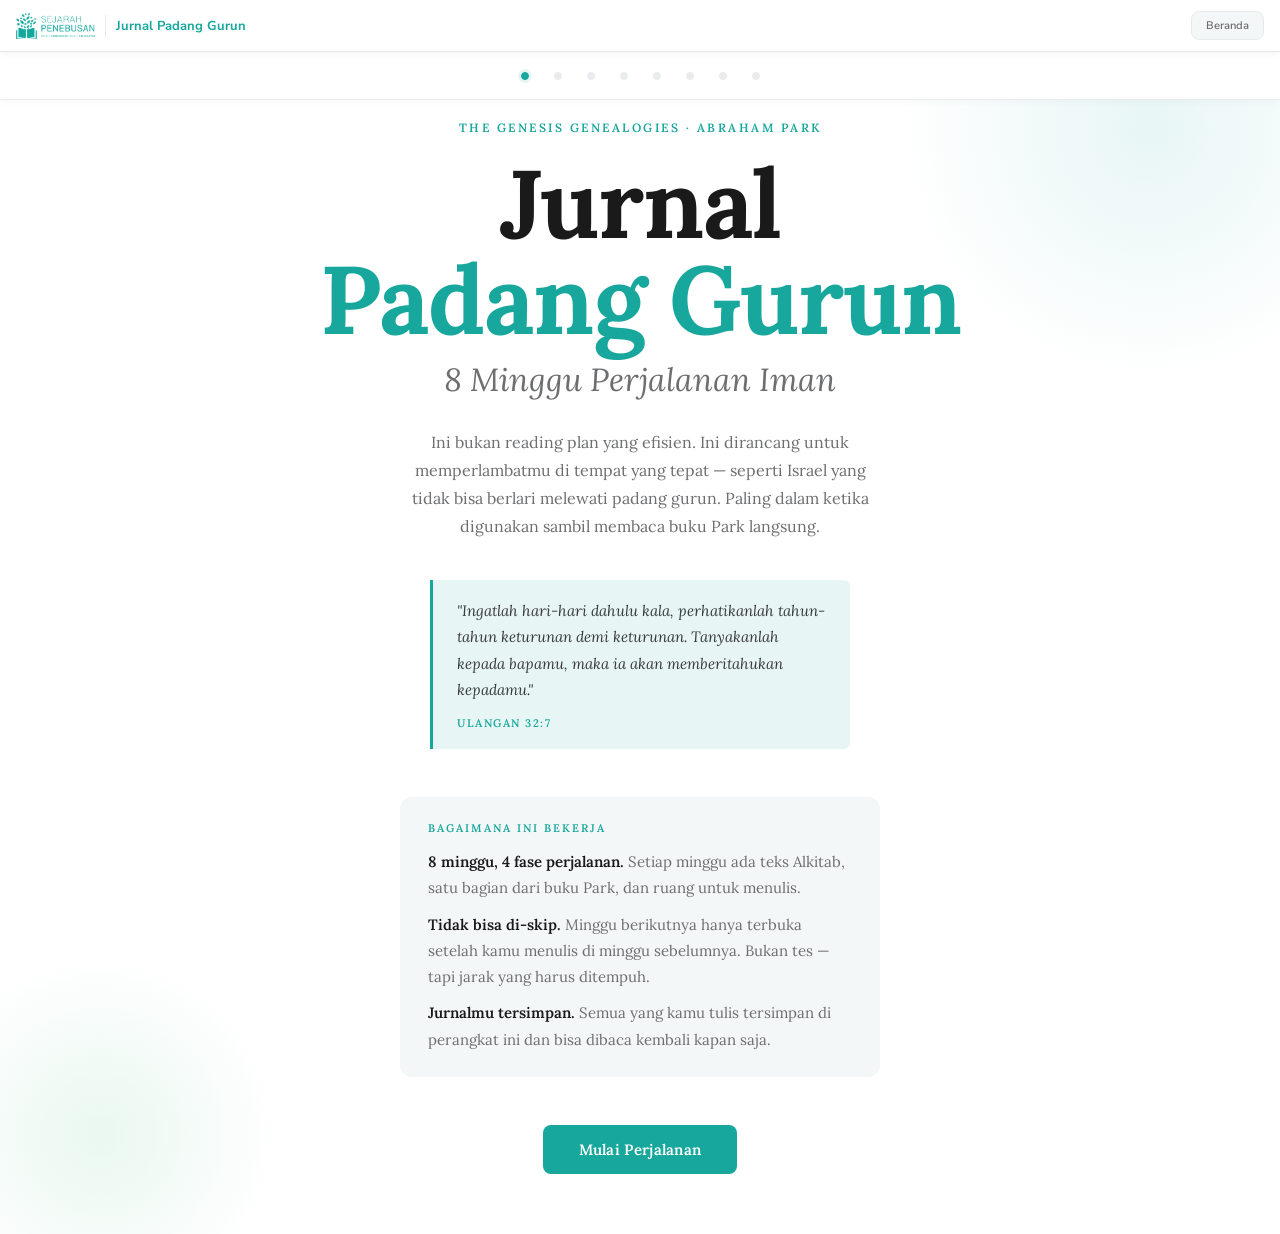
<file: jurnal-padang-gurun.html>
<!DOCTYPE html>
<html lang="id">
<head>
<meta charset="UTF-8">
<meta name="viewport" content="width=device-width, initial-scale=1.0">
<title>Jurnal Padang Gurun — The Genesis Genealogies</title>
<link rel="preconnect" href="https://fonts.googleapis.com"><link rel="preconnect" href="https://fonts.gstatic.com" crossorigin><link href="https://fonts.googleapis.com/css2?family=Nunito+Sans:ital,opsz,wght@0,6..12,300;0,6..12,400;0,6..12,500;0,6..12,600;0,6..12,700;0,6..12,800;1,6..12,400&family=Lora:ital,wght@0,400;0,600;0,700;1,400&display=swap" rel="stylesheet">
<style>
/* ─── FONT: Lora (display) + Source Serif 4 (body) — karakteristik, jauh dari Inter ─── */


:root {
  --teal: #17a79d;
  --teal-dark: #0f8078;
  --teal-dim: rgba(23,167,157,0.1);
  --teal-b: rgba(23,167,157,0.25);
  --green: #2bb673;
  --green-dark: #1f9058;
  --green-dim: rgba(43,182,115,0.1);
  --grey: #6d6e70;
  --grey-light: #a0a1a3;
  --white: #ffffff;
  --bg: #f4f7f7;
  --bg2: #eaebec;
  --ink: #1a1a1b;
  --ink2: #3a3b3c;
}

* { margin:0; padding:0; box-sizing:border-box; -webkit-tap-highlight-color:transparent; }
html { scroll-behavior: smooth; }

body {
  /* FIX: ganti Inter dengan Source Serif 4 — lebih sesuai karakter jurnal rohani */
  font-family: 'Lora', Georgia, serif;
  font-size: 16px;
  background: var(--bg);
  color: var(--ink);
  min-height: 100vh;
  -webkit-font-smoothing: antialiased;
}

/* ─── FOCUS VISIBLE — semua elemen interaktif ─── */
/* FIX: tidak ada focus style sebelumnya — tambah untuk keyboard nav */
:focus-visible {
  outline: 2px solid var(--teal);
  outline-offset: 2px;
  border-radius: 4px;
}

/* ─── INTERNAL NAV (week dots, below unified nav) ─── */
.nav {
  position: fixed;
  top: 52px; left: 0; right: 0;
  z-index: 99;
  height: 48px;
  background: var(--white);
  border-bottom: 1px solid var(--bg2);
  display: flex;
  align-items: center;
  justify-content: center;
  padding: 0 20px;
  box-shadow: 0 1px 8px rgba(0,0,0,0.04);
  gap: 12px;
}

.nav-brand {
  display: none; /* handled by unified nav */
}

/* FIX: nav-weeks pakai flex-wrap agar tidak overflow di layar kecil */
.nav-weeks {
  display: flex;
  align-items: center;
  gap: 5px;
  flex-wrap: nowrap;
  overflow: hidden;
}

/* FIX: nav-dot punya wrapper 44×44px untuk touch target standar */
.nav-dot-wrap {
  width: 28px;
  height: 28px;
  display: flex;
  align-items: center;
  justify-content: center;
  cursor: pointer;
  border-radius: 50%;
  /* membesar area klik tanpa mengubah visual dot */
  touch-action: manipulation;
  flex-shrink: 0;
}
.nav-dot-wrap:focus-visible {
  outline: 2px solid var(--teal);
  outline-offset: 1px;
}

.nav-dot {
  width: 8px; height: 8px;
  border-radius: 50%;
  background: var(--bg2);
  border: 1.5px solid transparent;
  transition: all 0.3s;
  pointer-events: none; /* klik ditangani oleh wrapper */
}

.nav-dot-wrap.done .nav-dot { background: var(--green); border-color: var(--green); }
.nav-dot-wrap.active .nav-dot { background: var(--teal); border-color: var(--teal); box-shadow: 0 0 0 3px var(--teal-dim); }
.nav-dot-wrap.locked { cursor: default; }
.nav-dot-wrap.locked .nav-dot { background: var(--bg2); border-color: var(--bg2); }

/* FIX: tombol Beranda — hidden, handled by unified nav */
.nav-btn-home {
  display: none;
}

/* ─── VIEWS ─── */
.view { display: none; }
.view.on { display: block; }

/* ─── HERO ─── */
.hero {
  min-height: 100svh; /* FIX: 100svh agar tidak tertutup browser bar mobile */
  display: flex;
  flex-direction: column;
  align-items: center;
  justify-content: center;
  padding: 120px 24px 60px;
  text-align: center;
  background: var(--white);
  position: relative;
  overflow: hidden;
}

.hero::before {
  content: '';
  position: absolute;
  top: -120px; right: -120px;
  width: 500px; height: 500px;
  border-radius: 50%;
  background: radial-gradient(circle, var(--teal-dim) 0%, transparent 70%);
  pointer-events: none;
}

.hero::after {
  content: '';
  position: absolute;
  bottom: -80px; left: -80px;
  width: 360px; height: 360px;
  border-radius: 50%;
  background: radial-gradient(circle, var(--green-dim) 0%, transparent 70%);
  pointer-events: none;
}

.hero-tag {
  font-family: 'Lora', serif;
  font-size: 12px;
  font-weight: 600;
  letter-spacing: 2.5px;
  text-transform: uppercase;
  color: var(--teal);
  margin-bottom: 20px;
  position: relative; z-index: 1;
}

.hero-title {
  font-family: 'Lora', serif;
  /* FIX: letter-spacing dikurangi di mobile via clamp + media query */
  font-size: clamp(40px, 8vw, 96px);
  font-weight: 700;
  line-height: 1.0;
  color: var(--ink);
  margin-bottom: 12px;
  letter-spacing: -1px; /* FIX: -2px terlalu agresif di layar kecil */
  position: relative; z-index: 1;
}

.hero-title span { color: var(--teal); }

.hero-sub-title {
  font-family: 'Lora', serif;
  font-size: clamp(18px, 4vw, 32px);
  font-weight: 400;
  font-style: italic;
  color: var(--grey);
  margin-bottom: 28px;
  letter-spacing: 0;
  position: relative; z-index: 1;
}

.hero-desc {
  font-size: 16px;
  line-height: 1.75;
  color: var(--grey);
  max-width: 480px;
  margin: 0 auto 40px;
  position: relative; z-index: 1;
}

.hero-verse {
  max-width: 420px;
  margin: 0 auto 48px;
  padding: 18px 24px;
  border-left: 3px solid var(--teal);
  background: var(--teal-dim);
  border-radius: 0 6px 6px 0;
  text-align: left;
  position: relative; z-index: 1;
}

.hero-verse p {
  font-size: 15px;
  font-style: italic;
  line-height: 1.75;
  color: var(--ink2);
  margin-bottom: 8px;
}

.hero-verse cite {
  font-family: 'Lora', serif;
  font-size: 11px;
  font-weight: 600;
  letter-spacing: 1.5px;
  text-transform: uppercase;
  color: var(--teal);
  font-style: normal;
}

/* HOW CARD */
.how-card {
  max-width: 480px;
  margin: 0 auto 48px;
  background: var(--bg);
  border-radius: 12px;
  padding: 24px 28px;
  text-align: left;
  position: relative; z-index: 1;
}

.how-card h3 {
  font-family: 'Lora', serif;
  font-size: 11px;
  font-weight: 600;
  letter-spacing: 2px;
  text-transform: uppercase;
  color: var(--teal);
  margin-bottom: 14px;
}

.how-card p {
  font-size: 15px;
  line-height: 1.75;
  color: var(--grey);
  margin-bottom: 10px;
}

.how-card p:last-child { margin-bottom: 0; }
.how-card strong { color: var(--ink); font-weight: 600; }

/* FIX: semua tombol interaktif dapat touch-action:manipulation */
.btn-primary {
  display: inline-flex;
  align-items: center;
  justify-content: center;
  font-family: 'Lora', serif;
  font-size: 15px;
  font-weight: 600;
  letter-spacing: 0.3px;
  color: var(--white);
  background: var(--teal);
  border: none;
  padding: 15px 36px;
  min-height: 48px; /* FIX: min touch target */
  border-radius: 8px;
  cursor: pointer;
  transition: all 0.2s;
  text-decoration: none;
  touch-action: manipulation;
  position: relative; z-index: 1;
}
.btn-primary:hover { background: var(--teal-dark); transform: translateY(-1px); box-shadow: 0 6px 20px rgba(23,167,157,0.3); }

/* ─── JOURNEY VIEW ─── */
.journey-view {
  padding-top: 100px;
  min-height: 100vh;
}

/* PHASE BANNER */
.phase-banner {
  background: var(--white);
  border-bottom: 1px solid var(--bg2);
  padding: 32px 24px 28px;
  position: relative;
  overflow: hidden;
}

.phase-banner::after {
  content: '';
  position: absolute;
  right: -40px; top: -40px;
  width: 200px; height: 200px;
  border-radius: 50%;
  opacity: 0.06;
  pointer-events: none;
}

.phase-banner.phase-1::after { background: var(--teal); }
.phase-banner.phase-2::after { background: var(--teal); }
.phase-banner.phase-3::after { background: var(--green); }
.phase-banner.phase-4::after { background: var(--green); }

.phase-inner {
  max-width: 680px;
  margin: 0 auto;
}

.phase-eyebrow {
  font-family: 'Lora', serif;
  font-size: 11px;
  font-weight: 600;
  letter-spacing: 2.5px;
  text-transform: uppercase;
  color: var(--teal);
  margin-bottom: 8px;
}

.phase-title {
  font-family: 'Lora', serif;
  font-size: clamp(26px, 5vw, 48px);
  font-weight: 700;
  letter-spacing: -0.5px;
  color: var(--ink);
  margin-bottom: 6px;
  line-height: 1.1;
}

.phase-ref {
  font-size: 14px;
  color: var(--grey);
  margin-bottom: 16px;
}

.phase-desc {
  font-size: 15px;
  line-height: 1.75;
  color: var(--grey);
  max-width: 520px;
}

/* WEEK TABS */
.week-tabs {
  background: var(--white);
  border-bottom: 1px solid var(--bg2);
  display: flex;
  padding: 0 16px;
  gap: 0;
  overflow-x: auto;
  -webkit-overflow-scrolling: touch;
  /* FIX: sembunyikan scrollbar di semua browser */
  scrollbar-width: none;
  -ms-overflow-style: none;
}
.week-tabs::-webkit-scrollbar { display: none; }

.week-tab {
  font-family: 'Lora', serif;
  font-size: 13px;
  font-weight: 500;
  color: var(--grey);
  padding: 0 16px;
  height: 48px; /* FIX: full-height touch target, setara 48px */
  border-bottom: 2px solid transparent;
  cursor: pointer;
  white-space: nowrap;
  transition: all 0.2s;
  background: none;
  border-top: none;
  border-left: none;
  border-right: none;
  display: flex;
  align-items: center;
  gap: 8px;
  touch-action: manipulation;
  flex-shrink: 0;
}

.week-tab:hover { color: var(--teal); }
.week-tab.active { color: var(--teal); border-bottom-color: var(--teal); }
.week-tab.done { color: var(--green); }
.week-tab.done.active { border-bottom-color: var(--green); }
.week-tab.locked { color: var(--bg2); cursor: default; }
.week-tab.locked:hover { color: var(--bg2); }

.tab-check {
  width: 16px; height: 16px;
  border-radius: 50%;
  background: var(--green);
  color: white;
  font-size: 9px;
  display: flex;
  align-items: center;
  justify-content: center;
  flex-shrink: 0;
}

.tab-lock {
  font-size: 11px;
  color: var(--grey-light);
}

/* ─── WEEK CONTENT ─── */
.week-content {
  max-width: 680px;
  margin: 0 auto;
  padding: 32px 24px 80px;
}

/* WEEK HEADER */
.week-header {
  margin-bottom: 32px;
}

.week-number {
  font-family: 'Lora', serif;
  font-size: 11px;
  font-weight: 600;
  letter-spacing: 2px;
  text-transform: uppercase;
  color: var(--teal);
  margin-bottom: 6px;
}

.week-title {
  font-family: 'Lora', serif;
  font-size: clamp(24px, 5vw, 48px);
  font-weight: 700;
  letter-spacing: -0.5px;
  color: var(--ink);
  margin-bottom: 6px;
  line-height: 1.15;
}

.week-subtitle {
  font-size: 15px;
  font-style: italic;
  color: var(--grey);
  margin-bottom: 20px;
}

/* SECTION CARD */
.section-card {
  background: var(--white);
  border-radius: 12px;
  padding: 24px;
  margin-bottom: 16px;
  border: 1px solid var(--bg2);
}

.section-label {
  font-family: 'Lora', serif;
  font-size: 10px;
  font-weight: 600;
  letter-spacing: 2px;
  text-transform: uppercase;
  color: var(--grey);
  margin-bottom: 12px;
}

.section-label.teal { color: var(--teal); }
.section-label.green { color: var(--green); }

.section-text {
  font-size: 16px; /* FIX: naik dari 15px, lebih nyaman dibaca */
  line-height: 1.8;
  color: var(--ink2);
}

.section-text p { margin-bottom: 14px; }
.section-text p:last-child { margin-bottom: 0; }

/* SCRIPTURE BLOCK */
.scripture {
  background: var(--teal-dim);
  border-left: 3px solid var(--teal);
  border-radius: 0 8px 8px 0;
  padding: 16px 20px;
  margin: 16px 0;
}

.scripture p {
  font-size: 16px;
  font-style: italic;
  line-height: 1.75;
  color: var(--ink2);
  margin-bottom: 6px;
}

.scripture cite {
  font-family: 'Lora', serif;
  font-size: 11px;
  font-weight: 600;
  letter-spacing: 1.5px;
  text-transform: uppercase;
  color: var(--teal);
  font-style: normal;
}

/* QUESTION CARD */
.question-card {
  background: var(--white);
  border-radius: 12px;
  border: 2px solid var(--teal-b);
  padding: 24px;
  margin-bottom: 16px;
}

.question-label {
  font-family: 'Lora', serif;
  font-size: 10px;
  font-weight: 600;
  letter-spacing: 2px;
  text-transform: uppercase;
  color: var(--teal);
  margin-bottom: 12px;
}

.question-text {
  font-family: 'Lora', serif;
  font-size: 17px;
  font-weight: 600;
  line-height: 1.65;
  color: var(--ink);
  margin-bottom: 0;
}

/* JOURNAL AREA */
.journal-card {
  background: var(--white);
  border-radius: 12px;
  border: 1px solid var(--bg2);
  overflow: hidden;
  margin-bottom: 16px;
  transition: border-color 0.2s;
}
.journal-card:focus-within {
  border-color: var(--teal);
}

.journal-header {
  padding: 14px 20px;
  border-bottom: 1px solid var(--bg2);
  display: flex;
  align-items: center;
  justify-content: space-between;
}

.journal-label {
  font-family: 'Lora', serif;
  font-size: 10px;
  font-weight: 600;
  letter-spacing: 2px;
  text-transform: uppercase;
  color: var(--grey);
}

.journal-count {
  font-size: 12px;
  color: var(--grey-light);
}

.journal-count.ok { color: var(--green); font-weight: 600; }

/* FIX: font-size 16px untuk cegah iOS auto-zoom saat focus */
.journal-textarea {
  width: 100%;
  min-height: 180px;
  padding: 16px 20px;
  font-family: 'Lora', serif;
  font-size: 16px;
  line-height: 1.75;
  color: var(--ink);
  border: none;
  outline: none;
  resize: vertical; /* FIX: vertical saja, bukan none — user bisa perlebar */
  background: transparent;
}

.journal-textarea::placeholder { color: var(--grey-light); font-style: italic; }

.journal-footer {
  padding: 10px 20px;
  border-top: 1px solid var(--bg2);
  background: var(--bg);
}

.journal-save-msg {
  font-size: 12px;
  color: var(--green);
  display: none;
}

.journal-save-msg.show { display: block; }

/* SLOW GATE */
.slow-gate {
  background: var(--bg);
  border: 2px dashed var(--bg2);
  border-radius: 12px;
  padding: 28px 24px;
  text-align: center;
  margin-bottom: 16px;
}

.slow-gate-icon { font-size: 28px; margin-bottom: 12px; }

.slow-gate-title {
  font-family: 'Lora', serif;
  font-size: 16px;
  font-weight: 600;
  color: var(--grey);
  margin-bottom: 8px;
}

.slow-gate-text {
  font-size: 14px;
  color: var(--grey-light);
  line-height: 1.65;
}

/* WEEK COMPLETE */
.week-complete {
  background: linear-gradient(135deg, var(--green-dim), var(--teal-dim));
  border: 1px solid var(--teal-b);
  border-radius: 12px;
  padding: 28px 24px;
  text-align: center;
  margin-bottom: 16px;
}

.complete-icon { font-size: 32px; margin-bottom: 12px; }

.complete-title {
  font-family: 'Lora', serif;
  font-size: 18px;
  font-weight: 700;
  color: var(--ink);
  margin-bottom: 8px;
}

.complete-text {
  font-size: 15px;
  color: var(--grey);
  line-height: 1.7;
  margin-bottom: 20px;
}

/* FIX: semua tombol aksi min-height 48px + touch-action */
.btn-next {
  display: inline-flex;
  align-items: center;
  justify-content: center;
  font-family: 'Lora', serif;
  font-size: 15px;
  font-weight: 600;
  color: var(--white);
  background: var(--green);
  border: none;
  padding: 0 28px;
  min-height: 48px;
  border-radius: 8px;
  cursor: pointer;
  transition: all 0.2s;
  touch-action: manipulation;
}
.btn-next:hover { background: var(--green-dark); transform: translateY(-1px); }

/* LOCKED WEEK */
.locked-week {
  text-align: center;
  padding: 60px 24px;
}

.locked-icon { font-size: 40px; margin-bottom: 16px; }
.locked-title { font-family:'Lora',serif; font-size: 20px; font-weight: 700; color: var(--grey); margin-bottom: 10px; }
.locked-text { font-size: 15px; color: var(--grey-light); line-height: 1.7; max-width: 380px; margin: 0 auto; }

/* PROGRESS BAR */
.progress-bar-wrap {
  background: var(--bg2);
  height: 3px;
  border-radius: 2px;
  margin-bottom: 32px;
  overflow: hidden;
}

.progress-bar-fill {
  height: 100%;
  background: linear-gradient(to right, var(--teal), var(--green));
  border-radius: 2px;
  transition: width 0.5s ease;
}

/* CLOSING */
/* FIX: closing-view padding dengan logical properties agar tidak tumpang tindih */
.closing-view {
  padding: 120px 24px 48px; /* top: unified nav 52px + week dots 48px + extra */
  min-height: 100svh;
  display: flex;
  align-items: center;
  justify-content: center;
}

.closing-card {
  max-width: 560px;
  width: 100%;
  background: var(--white);
  border-radius: 16px;
  padding: 48px 40px;
  text-align: center;
  box-shadow: 0 8px 40px rgba(0,0,0,0.08);
}

.closing-icon { font-size: 48px; margin-bottom: 20px; }

.closing-title {
  font-family: 'Lora', serif;
  font-size: clamp(28px, 5vw, 48px);
  font-weight: 700;
  letter-spacing: -0.5px;
  color: var(--ink);
  margin-bottom: 8px;
  line-height: 1.1;
}

.closing-sub {
  font-family: 'Lora', serif;
  font-size: 18px;
  font-weight: 400;
  font-style: italic;
  color: var(--teal);
  margin-bottom: 20px;
}

.closing-text {
  font-size: 15px;
  line-height: 1.8;
  color: var(--grey);
  margin-bottom: 32px;
}

.closing-verse {
  background: var(--teal-dim);
  border-left: 3px solid var(--teal);
  border-radius: 0 8px 8px 0;
  padding: 16px 20px;
  text-align: left;
  margin-bottom: 32px;
}

.closing-verse p {
  font-size: 15px;
  font-style: italic;
  color: var(--ink2);
  line-height: 1.75;
  margin-bottom: 6px;
}

.closing-verse cite {
  font-family: 'Lora', serif;
  font-size: 11px;
  font-weight: 600;
  letter-spacing: 1.5px;
  text-transform: uppercase;
  color: var(--teal);
  font-style: normal;
}

.community-block {
  margin: 8px 0 28px;
  background: linear-gradient(135deg, #fdf8f2 0%, #fdf4ec 100%);
  border: 1px solid #e8ddd0;
  border-radius: 14px;
  padding: 28px 24px 24px;
  text-align: center;
}
.community-icon { font-size: 28px; margin-bottom: 12px; }
.community-label {
  font-family: 'Lora', serif;
  font-size: 15px;
  font-weight: 700;
  color: var(--ink);
  margin-bottom: 10px;
  line-height: 1.4;
}
.community-desc {
  font-size: 14px;
  color: var(--grey);
  line-height: 1.75;
  margin-bottom: 20px;
}
.community-btn {
  display: inline-flex;
  align-items: center;
  justify-content: center;
  font-family: 'Lora', serif;
  font-size: 14px;
  font-weight: 700;
  color: #ffffff;
  background: #c97d3a;
  border: none;
  padding: 0 24px;
  min-height: 48px;
  border-radius: 9px;
  cursor: pointer;
  text-decoration: none;
  transition: background 0.2s, transform 0.15s;
  touch-action: manipulation;
}
.community-btn:hover { background: #b06a2b; transform: translateY(-1px); }

.next-book-block {
  margin: 0 0 28px;
  background: linear-gradient(135deg, var(--teal-dim) 0%, rgba(43,182,115,0.08) 100%);
  border: 1px solid var(--teal-b);
  border-radius: 14px;
  padding: 28px 24px 24px;
  text-align: center;
}
.next-book-label {
  font-family: 'Lora', serif;
  font-size: 10px;
  font-weight: 700;
  letter-spacing: 2.5px;
  text-transform: uppercase;
  color: var(--teal);
  margin-bottom: 10px;
  display: block;
}
.next-book-desc {
  font-size: 14px;
  color: var(--grey);
  line-height: 1.7;
  margin-bottom: 20px;
}
.next-book-row {
  display: flex;
  gap: 10px;
  justify-content: center;
  flex-wrap: wrap;
}
.next-book-btn {
  display: inline-flex;
  align-items: center;
  justify-content: center;
  font-family: 'Lora', serif;
  font-size: 13px;
  font-weight: 700;
  padding: 0 22px;
  min-height: 46px;
  border-radius: 9px;
  cursor: pointer;
  text-decoration: none;
  transition: all 0.2s;
  touch-action: manipulation;
}
.next-book-btn.primary {
  color: var(--white);
  background: var(--teal);
  border: none;
}
.next-book-btn.primary:hover { background: var(--teal-dark); transform: translateY(-1px); }
.next-book-btn.secondary {
  color: var(--teal);
  background: transparent;
  border: 2px solid var(--teal-b);
}
.next-book-btn.secondary:hover { background: var(--teal-dim); border-color: var(--teal); }

.closing-links {
  display: flex;
  gap: 10px;
  justify-content: center;
  flex-wrap: wrap;
}

.btn-outline {
  display: inline-flex;
  align-items: center;
  justify-content: center;
  font-family: 'Lora', serif;
  font-size: 13px;
  font-weight: 600;
  color: var(--teal);
  background: transparent;
  border: 2px solid var(--teal-b);
  padding: 0 18px;
  min-height: 44px;
  border-radius: 8px;
  cursor: pointer;
  transition: all 0.2s;
  touch-action: manipulation;
}
.btn-outline:hover { background: var(--teal-dim); border-color: var(--teal); }

/* ─── BREAKPOINT TABLET (768px) ─── */
/* FIX: breakpoint tablet baru — tidak ada sebelumnya */
@media(max-width:768px) {
  .week-content { padding: 28px 20px 80px; }
  .phase-banner { padding: 28px 20px 24px; }
  .section-card { padding: 20px; }
  .question-card { padding: 20px; }
}

/* ─── BREAKPOINT MOBILE (480px) ─── */
/* FIX: breakpoint dipersempit dari 580px ke 480px, lebih presisi */
@media(max-width:480px) {
  .closing-card { padding: 28px 20px; }
  .week-content { padding: 20px 16px 80px; }
  .phase-banner { padding: 20px 16px; }
  .week-tabs { padding: 0 8px; }
  .week-tab { padding: 0 12px; font-size: 12px; height: 44px; }
  .hero-title { letter-spacing: -0.5px; } /* FIX: kurangi letter-spacing di mobile */
  .phase-title { letter-spacing: 0; }
  .week-title { letter-spacing: 0; }
  .journal-textarea { min-height: 140px; }
  .closing-view { padding: 72px 16px 40px; }
  .closing-links { gap: 8px; }
  .btn-outline { font-size: 12px; padding: 0 14px; }
  .nav { padding: 0 14px; gap: 8px; }
  /* FIX: sembunyikan beberapa dot di layar sangat kecil jika overflow */
  .nav-dot-wrap:nth-child(n+7) { display: none; }
}

/* FIX: prefers-reduced-motion */
@media(prefers-reduced-motion:reduce) {
  *, *::before, *::after {
    animation-duration: 0.01ms !important;
    transition-duration: 0.01ms !important;
  }
}
</style>
</head>
<body>
<!-- UNIFIED NAV -->
<nav style="position:fixed;top:0;left:0;right:0;z-index:1000;height:52px;background:#fff;border-bottom:1px solid #e8e9ea;display:flex;align-items:center;padding:0 16px;box-shadow:0 1px 8px rgba(0,0,0,.05);gap:10px;font-family:'Nunito Sans',-apple-system,sans-serif">
  <img src="Logo_Sejarah_Penebusan-03.png" alt="SP" style="height:26px;width:auto;flex-shrink:0" onerror="this.style.display='none'">
  <div style="width:1px;height:22px;background:#e8e9ea;flex-shrink:0"></div>
  <span style="font-size:13px;font-weight:700;color:#17a79d;white-space:nowrap;overflow:hidden;text-overflow:ellipsis;flex:1">Jurnal Padang Gurun</span>
  <a href="index.html" style="font-size:11px;font-weight:600;color:#6d6e70;background:#f4f7f7;border:1px solid #e8e9ea;padding:6px 14px;border-radius:8px;text-decoration:none;white-space:nowrap;transition:all .2s">Beranda</a>
</nav>


<!-- NAV -->
<nav class="nav">
  <div class="nav-brand">Jurnal Padang Gurun</div>
  <div class="nav-weeks" id="navDots"></div>
  <button class="nav-btn-home" onclick="window.location.href='index.html'">← Beranda</button>
</nav>

<!-- ══════ HERO VIEW ══════ -->
<div class="view on" id="view-hero">
  <section class="hero">
    <div class="hero-tag">The Genesis Genealogies · Abraham Park</div>
    <h1 class="hero-title">Jurnal<br><span>Padang Gurun</span></h1>
    <p class="hero-sub-title">8 Minggu Perjalanan Iman</p>
    <p class="hero-desc">Ini bukan reading plan yang efisien. Ini dirancang untuk memperlambatmu di tempat yang tepat — seperti Israel yang tidak bisa berlari melewati padang gurun. Paling dalam ketika digunakan sambil membaca buku Park langsung.</p>

    <div class="hero-verse">
      <p>"Ingatlah hari-hari dahulu kala, perhatikanlah tahun-tahun keturunan demi keturunan. Tanyakanlah kepada bapamu, maka ia akan memberitahukan kepadamu."</p>
      <cite>Ulangan 32:7</cite>
    </div>

    <div class="how-card">
      <h3>Bagaimana ini bekerja</h3>
      <p><strong>8 minggu, 4 fase perjalanan.</strong> Setiap minggu ada teks Alkitab, satu bagian dari buku Park, dan ruang untuk menulis.</p>
      <p><strong>Tidak bisa di-skip.</strong> Minggu berikutnya hanya terbuka setelah kamu menulis di minggu sebelumnya. Bukan tes — tapi jarak yang harus ditempuh.</p>
      <p><strong>Jurnalmu tersimpan.</strong> Semua yang kamu tulis tersimpan di perangkat ini dan bisa dibaca kembali kapan saja.</p>
    </div>

    <button class="btn-primary" onclick="startJourney()">Mulai Perjalanan</button>
  </section>
</div>

<!-- ══════ JOURNEY VIEW ══════ -->
<div class="view" id="view-journey">

  <!-- PHASE BANNER -->
  <div class="phase-banner" id="phaseBanner">
    <div class="phase-inner">
      <div class="phase-eyebrow" id="phaseEyebrow"></div>
      <h2 class="phase-title" id="phaseTitle"></h2>
      <p class="phase-ref" id="phaseRef"></p>
      <p class="phase-desc" id="phaseDesc"></p>
    </div>
  </div>

  <!-- WEEK TABS -->
  <div class="week-tabs" id="weekTabs"></div>

  <!-- PROGRESS BAR -->
  <div style="max-width:680px;margin:20px auto 0;padding:0 24px">
    <div class="progress-bar-wrap">
      <div class="progress-bar-fill" id="progressFill" style="width:0%"></div>
    </div>
  </div>

  <!-- WEEK CONTENT -->
  <div class="week-content" id="weekContent"></div>

</div>

<!-- ══════ CLOSING VIEW ══════ -->
<div class="view" id="view-closing">
  <div class="closing-view">
    <div class="closing-card">
      <div class="closing-icon">🏔️</div>
      <h2 class="closing-title">Kamu sudah sampai</h2>
      <p class="closing-sub">Di depan Kanaan</p>
      <p class="closing-text">Delapan minggu. Bukan karena kamu berhasil menjawab semua pertanyaan — tapi karena kamu tidak berhenti berjalan. Seperti Eber yang menyeberangi sungai ketika semua orang membangun menara. Seperti Abraham yang terus melangkah tanpa tahu di mana ia akan berhenti.</p>
      <div class="closing-verse">
        <p>"Dan dari situlah, setelah bapanya mati, Allah menyuruh dia pindah ke negeri ini, yang kamu diami sekarang."</p>
        <cite>Kisah Para Rasul 7:4</cite>
      </div>
      <p class="closing-text" style="margin-bottom:24px">Terah mati di Haran. Abraham melanjutkan. Kamu sudah memilih untuk tidak mati di Haran.</p>

      <div class="community-block">
        <div class="community-icon">🕯️</div>
        <p class="community-label">Delapan minggu. Kamu tidak seharusnya berjalan sendiri.</p>
        <p class="community-desc">Abraham tidak berjalan sendiri — ia membawa Lot, Sara, dan segala yang dimilikinya. Perjalanan ini dirancang untuk ditempuh bersama. Jika ada sesuatu dari 8 minggu ini yang perlu didengar oleh seseorang yang mengerti — temukan komunitasmu di sini.</p>
        <a href="https://sejarahpenebusan.com/komunitas" target="_blank" class="community-btn">Saya mau berjalan bersama →</a>
      </div>

      <!-- NEXT STEP: Buku berikutnya -->
      <div class="next-book-block">
        <div class="next-book-label">Langkah Selanjutnya</div>
        <p class="next-book-desc">Abraham Park menulis tiga buku silsilah. Kamu baru menyelesaikan yang pertama. Perjalanan berlanjut.</p>
        <div class="next-book-row">
          <a href="https://sejarahpenebusan.com/buku" target="_blank" class="next-book-btn primary">Lihat Buku Selanjutnya →</a>
          <a href="https://sejarahpenebusan.com/buku" target="_blank" class="next-book-btn secondary">The Covenant of the Torch ↗</a>
        </div>
      </div>

      <div class="closing-links">
        <button class="btn-outline" onclick="reviewJournal()">Baca Ulang Jurnalmu</button>
        <button class="btn-outline" onclick="openLink('index.html')">← Beranda Ekosistem</button>
      </div>
    </div>
  </div>
</div>

<script>
// ══════════════════════════════════════════
// DATA — 8 WEEKS
// ══════════════════════════════════════════

const PHASES = [
  {
    id: 1,
    eyebrow: 'Fase 1 · Minggu 1–2',
    title: 'Keluar dari Mesir',
    ref: 'Kejadian 4 · Silsilah Kain',
    desc: 'Silsilah Kain bukan cerita kuno — ini adalah peta peradaban yang masih berjalan. Lamekh membangun empat pilar: ekonomi, hiburan, teknologi, kecantikan. Kita hidup di dalamnya setiap hari.',
    class: 'phase-1',
    weeks: [0, 1]
  },
  {
    id: 2,
    eyebrow: 'Fase 2 · Minggu 3–4',
    title: 'Di Tepi Laut Merah',
    ref: 'Kejadian 5 & 11 · Eber dan Pemisahan',
    desc: 'Ada sungai yang harus diseberangi. Eber menyeberangi Efrat ketika semua orang membangun menara. Kata "Ibrani" lahir dari tindakan menyeberang itu.',
    class: 'phase-2',
    weeks: [2, 3]
  },
  {
    id: 3,
    eyebrow: 'Fase 3 · Minggu 5–6',
    title: 'Di Padang Gurun',
    ref: 'Kejadian 5 · Silsilah Set',
    desc: 'Padang gurun bukan hukuman — ini adalah tempat pembentukan. Sepuluh nama dari Adam sampai Nuh bukan sekedar daftar. Mereka adalah orang-orang yang berjalan bersama Allah dalam keheningan generasi demi generasi — dan setiap nama adalah doa.',
    class: 'phase-3',
    weeks: [4, 5]
  },
  {
    id: 4,
    eyebrow: 'Fase 4 · Minggu 7–8',
    title: 'Di Depan Kanaan',
    ref: 'Kejadian 12–22 · Empat Pemisahan Abraham',
    desc: 'Kanaan sudah terlihat. Tapi masuk membutuhkan sesuatu yang lebih dari sekadar berjalan. Abraham menyeberangi empat batas sebelum bisa menerima janji sepenuhnya.',
    class: 'phase-4',
    weeks: [6, 7]
  }
];

const WEEKS = [
  // ─── WEEK 1 ───
  {
    num: 1,
    phase: 0,
    title: 'Peradaban Lamekh',
    subtitle: 'Mengenali dari mana kamu berasal',
    bacaan: 'Kejadian 4:1–24 · Bab 8–9 buku Park',
    content: [
      {
        type: 'text',
        label: 'Untuk Minggu Ini',
        text: `<p>Sebelum kamu bisa keluar dari "Mesir", kamu perlu melihatnya dengan jelas. Kejadian 4 bukan tentang orang-orang jahat di masa lalu. Ini adalah peta dari sistem yang kita hidupi setiap hari.</p>
<p>Lamekh, keturunan ketujuh dari Kain, memiliki empat anak: <strong>Jabal</strong> (ekonomi dan kepemilikan), <strong>Yubal</strong> (hiburan dan musik), <strong>Tubal-kain</strong> (teknologi dan senjata), dan <strong>Naamah</strong> (kecantikan sebagai komoditas). Empat pilar peradaban tanpa Allah — bukan di masa Lamekh saja, tapi hari ini.</p>
<p>Park menulis: silsilah Kain tiba-tiba berhenti setelah Lamekh. Peradaban yang tampak paling maju — terhenti di puncaknya. Bukan karena tidak sukses, tapi karena sukses tanpa Allah selalu berakhir di sini.</p>`
      },
      {
        type: 'scripture',
        text: '"Woe to those who go down to Egypt for help and rely on horses, who trust in chariots because they are many and in horsemen because they are very strong, but do not look to the Holy One of Israel or consult the Lord!"',
        ref: 'Yesaya 31:1'
      },
      {
        type: 'question',
        text: 'Dari empat anak Lamekh — ekonomi, hiburan, teknologi, penampilan — mana yang paling besar pengaruhnya dalam hidupmu minggu ini? Bukan secara abstrak. Secara konkret: berapa jam, berapa banyak pikiranmu ada di sana?'
      },
      {
        type: 'journal',
        placeholder: 'Tulis jujur di sini. Tidak ada yang membaca kecuali kamu...'
      }
    ]
  },

  // ─── WEEK 2 ───
  {
    num: 2,
    phase: 0,
    title: 'Tanah Nod',
    subtitle: 'Hidup yang mengembara tanpa tujuan',
    bacaan: 'Kejadian 4:16 · Kejadian 3 · Bab 8 buku Park',
    content: [
      {
        type: 'text',
        label: 'Untuk Minggu Ini',
        text: `<p>Kain pergi ke tanah <strong>Nod</strong> — yang dalam bahasa Ibrani berarti "pengembaraan", "tanpa tujuan", "tidak menetap". Ini bukan nama geografis biasa. Ini adalah deskripsi kondisi jiwa setiap orang yang hidup di luar hadirat Allah.</p>
<p>Park mencatat: manusia tidak langsung mati setelah jatuh. Tapi mereka hidup dalam kondisi Nod — aktif, produktif, bahkan membangun kota — tapi selalu mengembara. Ada yang hilang yang tidak bisa diisi oleh apapun yang mereka bangun.</p>
<p>Kondisi Nod ini bukan hanya milik Kain. Ada yang mengembara karena pilihan — seperti Kain yang dengan sadar pergi dari hadirat Allah. Ada yang mengembara karena sedang dalam proses pembentukan. Yang membedakan bukan jarak yang ditempuh, tapi arah yang dituju. Pengembaraan tanpa Allah selalu berakhir di Nod. Pengembaraan bersama Allah selalu menuju suatu tempat.</p>`
      },
      {
        type: 'scripture',
        text: '"Aku telah menetapkan TUHAN selalu di hadapanku; karena Ia di sebelah kananku, aku tidak goyah."',
        ref: 'Mazmur 16:8'
      },
      {
        type: 'question',
        text: 'Di area mana dalam hidupmu kamu merasakan "Nod" — aktif, mungkin bahkan produktif, tapi ada kegelisahan yang tidak bisa diam? Bukan tentang kesibukan. Tentang arah.'
      },
      {
        type: 'journal',
        placeholder: 'Jujurlah. Tidak ada jawaban yang salah di sini...'
      }
    ]
  },

  // ─── WEEK 3 ───
  {
    num: 3,
    phase: 1,
    title: 'Menyeberangi Sungai',
    subtitle: 'Eber dan arti menjadi "Ibrani"',
    bacaan: 'Kejadian 11:14–17 · Bab 11 buku Park (Eber)',
    content: [
      {
        type: 'text',
        label: 'Untuk Minggu Ini',
        text: `<p>Di tengah kurva umur yang terus turun setelah Babel, ada satu anomali: <strong>Eber</strong>. Umurnya naik — 464 tahun, lebih panjang dari generasi sebelum dan sesudahnya. Park menulis bahwa ini bukan kebetulan biologis. Ini adalah catatan spiritual.</p>
<p>Eber menyeberangi Sungai Efrat ketika semua orang sedang membangun menara. Ia memisahkan diri dari arus zamannya. Dan dari namanya lahirlah kata <em>Ibrani</em> (Hebrew) — bukan nama etnis, tapi deskripsi tindakan: <em>"orang yang menyeberang"</em>.</p>
<p>Menjadi Ibrani berarti pernah menyeberangi sesuatu. Ada arus yang harus ditinggalkan. Ada sungai yang harus diseberangi. Bukan karena itu mudah — tapi karena ada sesuatu di seberang yang tidak bisa ditemukan di sisi ini.</p>`
      },
      {
        type: 'scripture',
        text: '"Abram, orang Ibrani itu, memberitahukan hal ini..."',
        ref: 'Kejadian 14:13'
      },
      {
        type: 'question',
        text: '"Ibrani" berarti sudah menyeberang. Sungai apa yang Allah sedang minta kamu seberangi sekarang — arus budaya, kebiasaan, lingkaran sosial, cara berpikir — yang selama ini kamu tahu perlu ditinggalkan tapi belum dilakukan?'
      },
      {
        type: 'journal',
        placeholder: 'Tuliskan sungai yang perlu diseberangi itu dengan nama yang konkret...'
      }
    ]
  },

  // ─── WEEK 4 ───
  {
    num: 4,
    phase: 1,
    title: 'Haran',
    subtitle: 'Zona antara Ur dan Kanaan',
    bacaan: 'Kejadian 11:31–12:5 · Bab 11 buku Park (Terah)',
    content: [
      {
        type: 'text',
        label: 'Untuk Minggu Ini',
        text: `<p><strong>Terah</strong> adalah karakter paling berbahaya dalam seluruh silsilah — bukan karena ia jahat, tapi karena ia hampir benar. Ia tahu panggilan Allah. Bahkan ia yang mengambil inisiatif untuk pergi dari Ur. Tapi ia berhenti di <strong>Haran</strong>.</p>
<p>Haran bukan Ur. Bukan tempat penyembahan berhala yang penuh. Tapi juga bukan Kanaan. Haran adalah kota perdagangan yang makmur — nyaman, familiar, <em>"cukup baik"</em>. Dan Terah mati di sana pada usia 205 tahun.</p>
<p>Park menekankan: Kejadian 11:32 mencatat kematian Terah dengan penekanan khusus — seolah Musa ingin pembaca berhenti dan bertanya, <em>"Apakah ini yang akan terjadi padamu juga?"</em> Setelah Terah mati, barulah Abraham melanjutkan perjalanan yang Terah mulai.</p>`
      },
      {
        type: 'scripture',
        text: '"Dan Terah mati di Haran."',
        ref: 'Kejadian 11:32'
      },
      {
        type: 'question',
        text: 'Di mana "Haran"-mu? Sebuah kondisi, posisi, hubungan, atau kebiasaan yang cukup baik sehingga kamu berhenti melangkah lebih jauh — bukan karena itu salah, tapi karena itu nyaman. Berikan nama yang spesifik.'
      },
      {
        type: 'journal',
        placeholder: 'Jangan jawab secara umum. Tuliskan Haran-mu yang konkret...'
      }
    ]
  },

  // ─── WEEK 5 ───
  {
    num: 5,
    phase: 2,
    title: 'Berjalan dengan Allah',
    subtitle: 'Henokh dan apa yang benar-benar penting',
    bacaan: 'Kejadian 5:21–24 · Bab 10 buku Park (Henokh)',
    content: [
      {
        type: 'text',
        label: 'Untuk Minggu Ini',
        text: `<p>Di tengah silsilah yang penuh dengan <em>"dan ia mati"</em> — ada satu kalimat yang berbeda: <em>"Henokh bergaul dengan Allah, lalu ia tidak ada lagi, sebab ia telah diangkat oleh Allah."</em></p>
<p>Henokh tidak terkenal. Tidak membangun kota seperti Kain. Tidak menciptakan sesuatu yang dicatat. Ia hidup di zaman yang sama dengan kekerasan Lamekh dan kemerosotan peradaban. Tapi ia memilih arah yang berlawanan selama 300 tahun.</p>
<p>Park mencatat: Henokh mulai berjalan bersama Allah tepat setelah kelahiran Metusalah karena saat itu Allah memberikan wahyu kepadanya — penghakiman akan datang setelah kematian anaknya. Itulah makna nama yang ia berikan: <em>Metusalah</em> berarti <em>"ketika ia mati, maka akan datang."</em> Setiap kali Henokh memanggil nama anaknya, ia diingatkan akan penghakiman yang sudah dekat. Kesadaran akan akhir zaman inilah — bukan sekadar perasaan — yang mendorong Henokh berjalan bersama Allah selama 300 tahun penuh.</p>
<p>Pertanyaan Minggu ini bukan tentang apa yang kamu capai. Tapi tentang apakah kamu sedang berjalan bersama Allah — atau sekedar berjalan di sekitar agenda agama.</p>`
      },
      {
        type: 'scripture',
        text: '"Henokh bergaul dengan Allah, lalu ia tidak ada lagi, sebab ia telah diangkat oleh Allah."',
        ref: 'Kejadian 5:24'
      },
      {
        type: 'question',
        text: 'Henokh tidak melakukan hal besar. Ia hanya berjalan bersama Allah. Apakah itu cukup bagimu — atau kamu masih membutuhkan pencapaian dan pengakuan untuk merasa hidupmu bermakna? Jawab jujur, bukan yang seharusnya.'
      },
      {
        type: 'journal',
        placeholder: 'Ini mungkin pertanyaan yang paling sulit dalam 8 minggu ini...'
      }
    ]
  },

  // ─── WEEK 6 ───
  {
    num: 6,
    phase: 2,
    title: 'Metusalah dan Ketabahan',
    subtitle: '969 tahun — tidak ada catatan, hanya kesetiaan',
    bacaan: 'Kejadian 5:25–27 · Bab 10 buku Park (Metusalah)',
    content: [
      {
        type: 'text',
        label: 'Untuk Minggu Ini',
        text: `<p>Metusalah hidup 969 tahun — terpanjang dalam sejarah manusia. Dan tidak ada satu kalimat pun tentang apa yang ia lakukan. Tidak ada khotbah yang dicatat. Tidak ada mukjizat. Tidak ada kepahlawanan.</p>
<p>Namanya sendiri adalah nubuatan: <em>"Ketika ia mati, maka akan datang."</em> Ia adalah jam penghakiman yang berjalan. Setiap tahun ia menua adalah satu tahun lagi kasih karunia Allah menunda. Dan ia mati di tahun yang sama banjir dimulai.</p>
<p>Park menulis: fungsi Metusalah adalah untuk <em>bertahan</em>. Untuk menjaga garis iman tetap hidup. Untuk memastikan Lamekh lahir, Nuh lahir, bahtera bisa dibangun. Ia adalah infrastruktur tersembunyi dari rencana keselamatan Allah.</p>
<p>Ada panggilan yang tidak terlihat besar — tapi tanpanya, tidak ada yang besar bisa terjadi. Pertanyaan minggu ini: bisakah kamu menerima itu sebagai cukup?</p>`
      },
      {
        type: 'scripture',
        text: '"Tetapi orang yang bertahan sampai pada kesudahannya akan selamat."',
        ref: 'Matius 24:13'
      },
      {
        type: 'question',
        text: 'Mungkin panggilanmu sekarang bukan untuk melakukan hal yang besar — tapi untuk bertahan. Untuk menjaga nyala tetap hidup. Untuk menjadi infrastruktur bagi seseorang yang lebih muda. Apa yang membuat itu sulit untuk diterima?'
      },
      {
        type: 'journal',
        placeholder: 'Tuliskan apa yang sebenarnya kamu rasakan tentang "ketabahan tanpa pengakuan"...'
      }
    ]
  },

  // ─── WEEK 7 ───
  {
    num: 7,
    phase: 3,
    title: 'Ur dan Terahmu',
    subtitle: 'Pemisahan pertama: dari identitas yang diwarisi',
    bacaan: 'Kejadian 12:1–5 · Kisah Para Rasul 7:2–4 · Bab 13 buku Park (Pemisahan I)',
    content: [
      {
        type: 'text',
        label: 'Untuk Minggu Ini',
        text: `<p>Abraham menerima panggilan Allah saat masih di Ur. Tapi ia tidak pergi sendirian — Terah ikut, bahkan Terah yang memimpin. Mereka berangkat bersama dari Ur menuju Kanaan. Tapi Terah berhenti di Haran.</p>
<p>Park menyoroti sesuatu yang mengejutkan dalam Kisah Para Rasul 7:4: Abraham meninggalkan Haran <em>"setelah bapanya mati."</em> Tapi Terah hidup 60 tahun lebih setelah Abraham pergi. Kata "mati" di sini dalam bahasa Yunani berarti <strong>kematian simbolik</strong> — Abraham melepaskan ikatan filial kepada bapanya, meskipun Terah masih hidup.</p>
<p>Inilah pemisahan pertama yang paling mendasar: memisahkan diri dari identitas yang diwarisi — agama keluarga, harapan orang tua, cara pandang budaya yang diterima tanpa diuji sendiri di hadapan Allah. Bukan memberontak. Tapi mengambil alih imannya sendiri.</p>`
      },
      {
        type: 'scripture',
        text: '"Oleh iman Abraham taat, ketika ia dipanggil untuk berangkat ke negeri yang akan diterimanya menjadi milik pusaka, lalu ia berangkat dengan tidak mengetahui tempat yang ia tujui."',
        ref: 'Ibrani 11:8'
      },
      {
        type: 'question',
        text: 'Apa yang kamu warisi dari keluarga, budaya, atau lingkungan rohanimu yang belum pernah kamu uji sendiri di hadapan Allah? Bukan untuk ditolak — tapi untuk diuji. Apa yang kamu percaya karena diajarkan, bukan karena kamu sendiri yang menemukannya?'
      },
      {
        type: 'journal',
        placeholder: 'Ini bukan tentang meragukan iman — ini tentang memilikinya sendiri...'
      }
    ]
  },

  // ─── WEEK 8 ───
  {
    num: 8,
    phase: 3,
    title: 'Lot, Ismael, dan Ishak',
    subtitle: 'Tiga pemisahan terakhir — semakin dalam, semakin sakit',
    bacaan: 'Kejadian 13 · 21 · 22 · Bab 13 buku Park (Pemisahan II–IV)',
    content: [
      {
        type: 'text',
        label: 'Untuk Minggu Ini',
        text: `<p>Tiga pemisahan terakhir Abraham — dan setiap kali, yang harus dilepaskan semakin berharga:</p>
<p><strong>Lot (Pemisahan II):</strong> Bukan musuh — saudara seperjuangan, orang beriman yang telah berjalan bersama Abraham dalam masa terberat. Tapi matanya selalu ke lembah yang subur. Park menulis: yang paling sulit bukan berpisah dari yang jelas salah, tapi dari yang <em>hampir benar</em>.</p>
<p><strong>Ismael (Pemisahan III):</strong> Bukan dosa Abraham — tapi hasil dari ketidaksabarannya. Tujuh belas tahun cinta dan investasi. Park: "Rasa sakit seperti dagingnya sendiri dicabut." Ini tentang melepaskan apa yang kita bangun dengan tangan kita sendiri, yang baik menurut kita, tapi bukan kehendak Allah.</p>
<p><strong>Ishak (Pemisahan IV):</strong> Bukan rencana Abraham — ini murni anugerah Allah. Anak perjanjian. Dan Allah meminta dia dikembalikan. Park: "Ini bukan tentang melepaskan dosa. Ini tentang mengembalikan berkat kepada yang memberi." Ujian tertinggi: bahkan berkat Allah bisa menjadi berhala.</p>`
      },
      {
        type: 'scripture',
        text: '"Dengan bersumpah Aku berjanji, demikianlah firman Tuhan, sungguh karena engkau telah berbuat demikian dan engkau tidak segan-segan untuk menyerahkan anakmu yang tunggal kepada-Ku, Aku akan memberkati engkau berlimpah-limpah..."',
        ref: 'Kejadian 22:16–17'
      },
      {
        type: 'question',
        text: 'Dari tiga ini — Lot (orang yang menarikmu ke "lembah yang subur"), Ismael (rencanamu sendiri yang kamu pertahankan), Ishak (berkat Allah yang kamu pegang terlalu erat) — mana yang paling terasa seperti milikmu? Berikan nama yang konkret, bukan yang abstrak.'
      },
      {
        type: 'journal',
        placeholder: 'Ini adalah pertanyaan terakhir dari 8 minggu perjalanan ini. Jangan buru-buru...',
        minChars: 30
      }
    ]
  }
];

// ══════════════════════════════════════════
// STATE
// ══════════════════════════════════════════

let currentWeek = 0;
const STORAGE_KEY = 'jurnal-padang-gurun';

function loadState() {
  try {
    const raw = localStorage.getItem(STORAGE_KEY);
    return raw ? JSON.parse(raw) : { entries: {}, started: false };
  } catch(e) { return { entries: {}, started: false }; }
}

function saveState(state) {
  try { localStorage.setItem(STORAGE_KEY, JSON.stringify(state)); } catch(e) {}
}

function getEntry(weekIdx) {
  const s = loadState();
  return s.entries[weekIdx] || '';
}

function setEntry(weekIdx, text) {
  const s = loadState();
  s.entries[weekIdx] = text;
  saveState(s);
}

function isWeekUnlocked(weekIdx) {
  if (weekIdx === 0) return true;
  const entry = getEntry(weekIdx - 1);
  return entry && entry.trim().length >= 20;
}

function isWeekDone(weekIdx) {
  const entry = getEntry(weekIdx);
  return entry && entry.trim().length >= 20;
}

function getProgress() {
  let done = 0;
  for (let i = 0; i < 8; i++) { if (isWeekDone(i)) done++; }
  return done;
}

function allDone() { return getProgress() === 8; }

// ══════════════════════════════════════════
// NAV DOTS
// ══════════════════════════════════════════

function renderNavDots() {
  const el = document.getElementById('navDots');
  el.innerHTML = '';
  for (let i = 0; i < 8; i++) {
    const wrap = document.createElement('div');
    wrap.className = 'nav-dot-wrap';
    const unlocked = isWeekUnlocked(i);
    if (isWeekDone(i)) wrap.classList.add('done');
    else if (i === currentWeek && unlocked) wrap.classList.add('active');
    else if (!unlocked) wrap.classList.add('locked');

    // FIX: keyboard accessibility
    if (unlocked) {
      wrap.setAttribute('tabindex', '0');
      wrap.setAttribute('role', 'button');
      wrap.setAttribute('aria-label', `Minggu ${i+1}`);
      wrap.onkeydown = (e) => { if (e.key === 'Enter' || e.key === ' ') { e.preventDefault(); goToWeek(i); } };
    } else {
      wrap.setAttribute('aria-label', `Minggu ${i+1} (terkunci)`);
      wrap.setAttribute('aria-disabled', 'true');
    }
    wrap.title = `Minggu ${i+1}`;
    wrap.onclick = () => { if (unlocked) goToWeek(i); };

    const dot = document.createElement('div');
    dot.className = 'nav-dot';
    wrap.appendChild(dot);
    el.appendChild(wrap);
  }
}

// ══════════════════════════════════════════
// VIEWS
// ══════════════════════════════════════════

function showView(id) {
  document.querySelectorAll('.view').forEach(v => v.classList.remove('on'));
  document.getElementById('view-' + id).classList.add('on');
  window.scrollTo(0, 0);
}

function startJourney() {
  const s = loadState();
  s.started = true;
  saveState(s);
  showView('journey');
  goToWeek(0);
}

function openLink(url) { window.location.href = url; }

function reviewJournal() {
  // Switch back to journey to review
  showView('journey');
  goToWeek(0);
}

// ══════════════════════════════════════════
// PHASE BANNER
// ══════════════════════════════════════════

function renderPhaseBanner(weekIdx) {
  const week = WEEKS[weekIdx];
  const phase = PHASES[week.phase];
  const banner = document.getElementById('phaseBanner');
  banner.className = 'phase-banner ' + phase.class;
  document.getElementById('phaseEyebrow').textContent = phase.eyebrow;
  document.getElementById('phaseTitle').textContent = phase.title;
  document.getElementById('phaseRef').textContent = phase.ref;
  document.getElementById('phaseDesc').textContent = phase.desc;
}

// ══════════════════════════════════════════
// WEEK TABS
// ══════════════════════════════════════════

function renderWeekTabs(activeIdx) {
  const el = document.getElementById('weekTabs');
  el.innerHTML = '';
  for (let i = 0; i < 8; i++) {
    const btn = document.createElement('button');
    btn.className = 'week-tab';
    const done = isWeekDone(i);
    const unlocked = isWeekUnlocked(i);

    if (done) btn.classList.add('done');
    if (i === activeIdx) btn.classList.add('active');
    if (!unlocked) btn.classList.add('locked');

    let inner = `Minggu ${i+1}`;
    if (done) inner += ` <span class="tab-check">✓</span>`;
    else if (!unlocked) inner += ` <span class="tab-lock">🔒</span>`;
    btn.innerHTML = inner;

    btn.onclick = () => {
      if (unlocked) goToWeek(i);
    };
    el.appendChild(btn);
  }
}

// ══════════════════════════════════════════
// WEEK CONTENT
// ══════════════════════════════════════════

function renderWeekContent(weekIdx) {
  const week = WEEKS[weekIdx];
  const unlocked = isWeekUnlocked(weekIdx);
  const done = isWeekDone(weekIdx);
  const el = document.getElementById('weekContent');

  if (!unlocked) {
    el.innerHTML = `
      <div class="locked-week">
        <div class="locked-icon">🔒</div>
        <h3 class="locked-title">Minggu ${weekIdx+1} belum terbuka</h3>
        <p class="locked-text">Selesaikan Minggu ${weekIdx} terlebih dahulu — tulis minimal 20 karakter di jurnal minggu sebelumnya. Perjalanan ini tidak bisa di-skip.</p>
      </div>`;
    return;
  }

  let html = `
    <div class="week-header">
      <div class="week-number">Minggu ${week.num} dari 8 · ${WEEKS[week.phase] ? PHASES[week.phase].title : ''}</div>
      <h2 class="week-title">${week.title}</h2>
      <p class="week-subtitle">${week.subtitle}</p>
      <p style="font-size:12px;font-weight:600;letter-spacing:1.5px;text-transform:uppercase;color:var(--grey-light)">Bacaan: ${week.bacaan}</p>
    </div>`;

  const savedEntry = getEntry(weekIdx);
  let hasJournal = false;

  week.content.forEach((item, idx) => {
    if (item.type === 'text') {
      html += `
        <div class="section-card">
          <div class="section-label teal">${item.label}</div>
          <div class="section-text">${item.text}</div>
        </div>`;
    } else if (item.type === 'scripture') {
      html += `
        <div class="scripture">
          <p>${item.text}</p>
          <cite>${item.ref}</cite>
        </div>`;
    } else if (item.type === 'question') {
      html += `
        <div class="question-card">
          <div class="question-label">Pertanyaan Minggu Ini</div>
          <p class="question-text">${item.text}</p>
        </div>`;
    } else if (item.type === 'journal') {
      hasJournal = true;
      const minChars = item.minChars || 20;
      const charCount = savedEntry.length;
      const isOk = savedEntry.trim().length >= minChars;
      html += `
        <div class="journal-card" id="journalCard">
          <div class="journal-header">
            <div class="journal-label">Jurnalmu</div>
            <div class="journal-count ${isOk ? 'ok' : ''}" id="charCount">${isOk ? '✓ Tersimpan' : `${charCount} karakter`}</div>
          </div>
          <textarea class="journal-textarea" id="journalText" placeholder="${item.placeholder}"
            oninput="onJournalInput(${weekIdx}, ${minChars})">${savedEntry}</textarea>
          <div class="journal-footer">
            <div class="journal-save-msg ${isOk ? 'show' : ''}" id="saveMsg">✓ Jurnalmu tersimpan otomatis</div>
          </div>
        </div>`;
    }
  });

  // Show completion block if done, or slow gate if journal not done
  if (done) {
    const isLast = weekIdx === 7;
    if (isLast && allDone()) {
      html += `
        <div class="week-complete">
          <div class="complete-icon">🏔️</div>
          <div class="complete-title">Delapan Minggu Selesai</div>
          <p class="complete-text">Kamu sudah berjalan dari Mesir sampai di depan Kanaan. Ini bukan akhir perjalanan — tapi kamu sudah sampai di tempat yang berbeda dari ketika kamu mulai.</p>
          <button class="btn-next" onclick="showView('closing')">Lihat Penutup →</button>
        </div>`;
    } else if (!isLast) {
      html += `
        <div class="week-complete">
          <div class="complete-icon">✓</div>
          <div class="complete-title">Minggu ${weekIdx+1} selesai</div>
          <p class="complete-text">Jurnalmu tersimpan. Minggu ${weekIdx+2} sudah terbuka.</p>
          <button class="btn-next" onclick="goToWeek(${weekIdx+1})">Lanjut ke Minggu ${weekIdx+2} →</button>
        </div>`;
    }
  } else if (hasJournal) {
    html += `
      <div class="slow-gate" id="slowGate">
        <div class="slow-gate-icon">✏️</div>
        <div class="slow-gate-title">Tulis sebelum melanjutkan</div>
        <p class="slow-gate-text">Minggu berikutnya terbuka setelah kamu menulis di jurnal di atas (minimal 20 karakter). Tidak bisa di-skip — bukan karena aturan, tapi karena ada jarak yang harus ditempuh.</p>
      </div>`;
  }

  el.innerHTML = html;
}

// ══════════════════════════════════════════
// JOURNAL INPUT
// ══════════════════════════════════════════

let saveTimer = null;

function onJournalInput(weekIdx, minChars) {
  const textarea = document.getElementById('journalText');
  const countEl = document.getElementById('charCount');
  const saveMsg = document.getElementById('saveMsg');
  const text = textarea.value;
  const isOk = text.trim().length >= minChars;

  countEl.textContent = isOk ? '✓ Tersimpan' : `${text.length} karakter`;
  countEl.className = 'journal-count' + (isOk ? ' ok' : '');
  saveMsg.className = 'journal-save-msg' + (isOk ? ' show' : '');

  clearTimeout(saveTimer);
  saveTimer = setTimeout(() => {
    setEntry(weekIdx, text);
    if (isOk) {
      renderNavDots();
      renderWeekTabs(weekIdx);
      // Refresh completion area
      const doneEl = document.querySelector('.slow-gate');
      if (doneEl && isWeekDone(weekIdx)) {
        renderWeekContent(weekIdx);
      }
    }
  }, 500);
}

// ══════════════════════════════════════════
// NAVIGATION
// ══════════════════════════════════════════

function goToWeek(weekIdx) {
  if (!isWeekUnlocked(weekIdx)) return;
  currentWeek = weekIdx;
  showView('journey');
  renderPhaseBanner(weekIdx);
  renderWeekTabs(weekIdx);
  renderWeekContent(weekIdx);
  renderNavDots();

  // Progress bar
  const progress = ((getProgress()) / 8) * 100;
  document.getElementById('progressFill').style.width = progress + '%';

  // Scroll week tab into view
  setTimeout(() => {
    const activeTab = document.querySelector('.week-tab.active');
    if (activeTab) activeTab.scrollIntoView({ behavior: 'smooth', block: 'nearest', inline: 'center' });
  }, 100);
}

// ══════════════════════════════════════════
// INIT
// ══════════════════════════════════════════

function init() {
  const s = loadState();
  renderNavDots();

  if (s.started) {
    // Find first incomplete or last done week
    let startWeek = 0;
    for (let i = 0; i < 8; i++) {
      if (isWeekUnlocked(i)) startWeek = i;
      if (!isWeekDone(i) && isWeekUnlocked(i)) { startWeek = i; break; }
    }
    if (allDone()) {
      showView('closing');
    } else {
      showView('journey');
      goToWeek(startWeek);
    }
  } else {
    showView('hero');
  }
}

init();
</script>
</body>
</html>
</file>
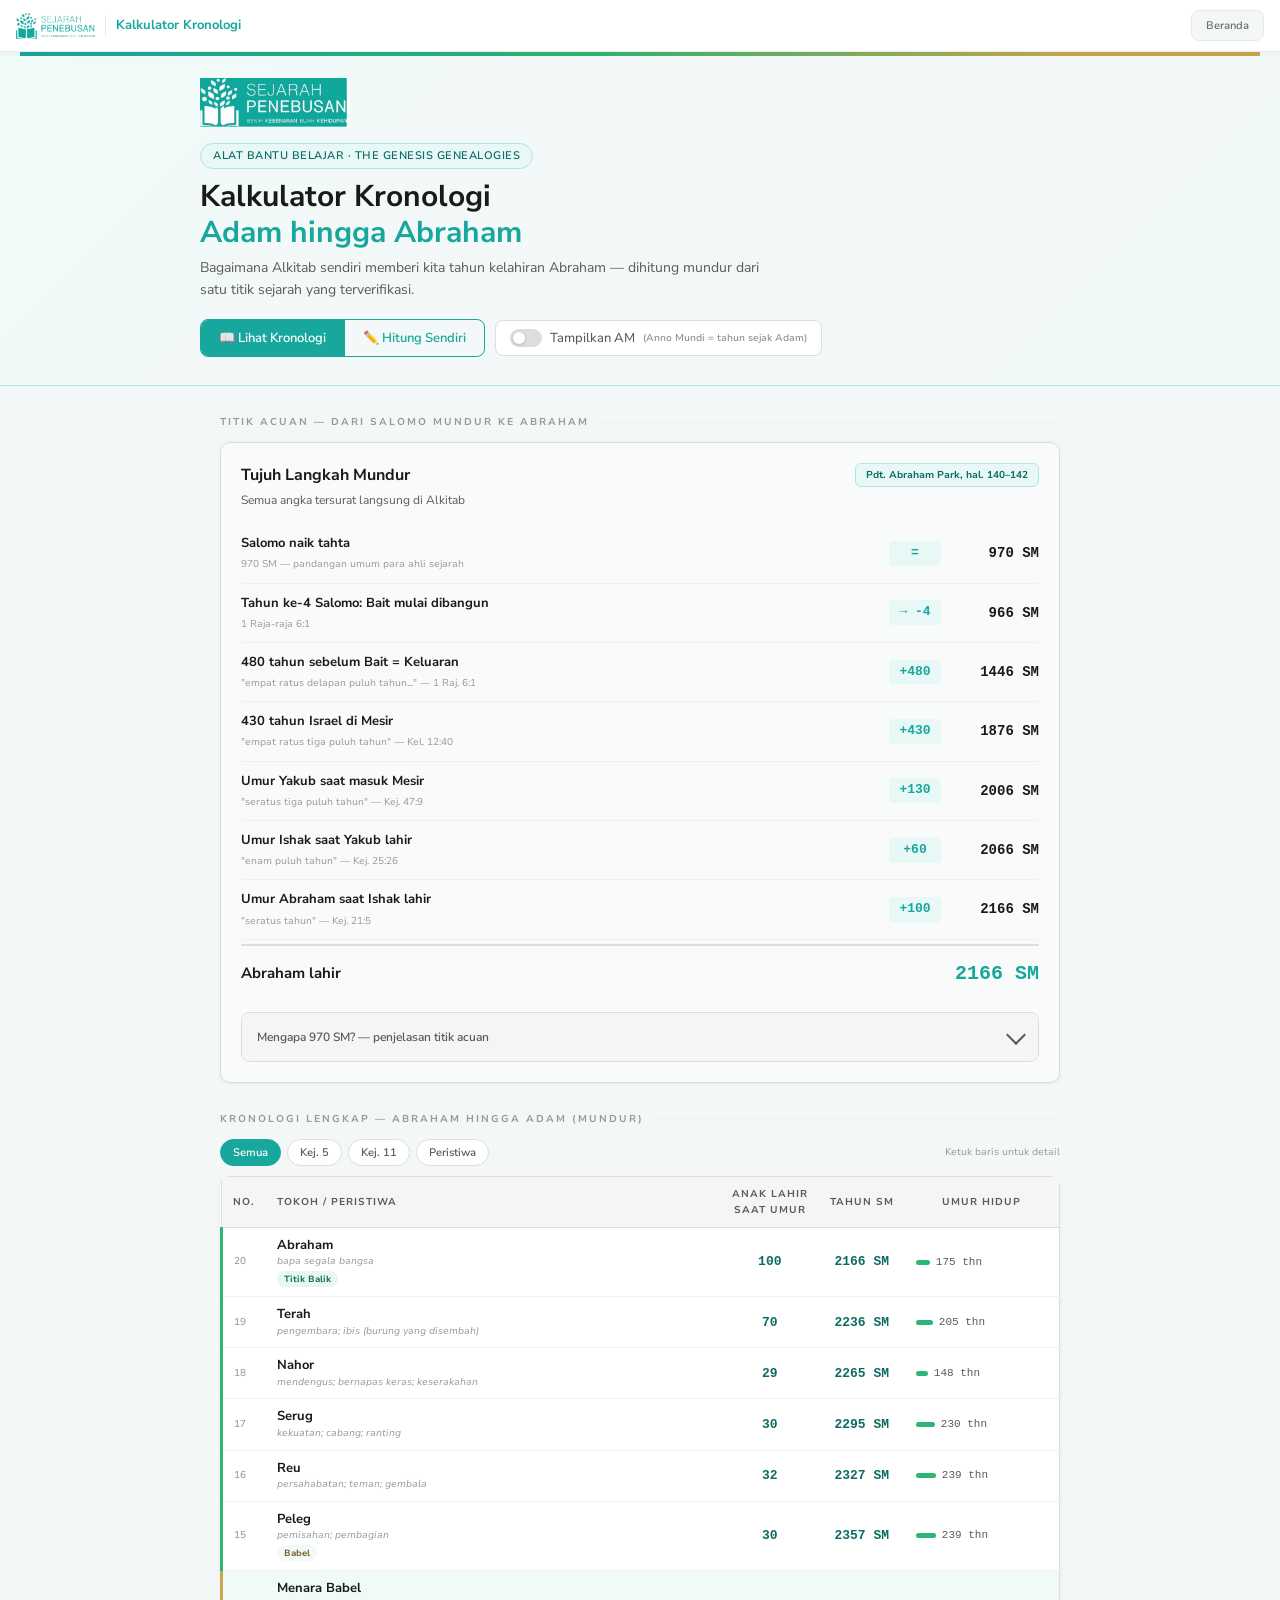
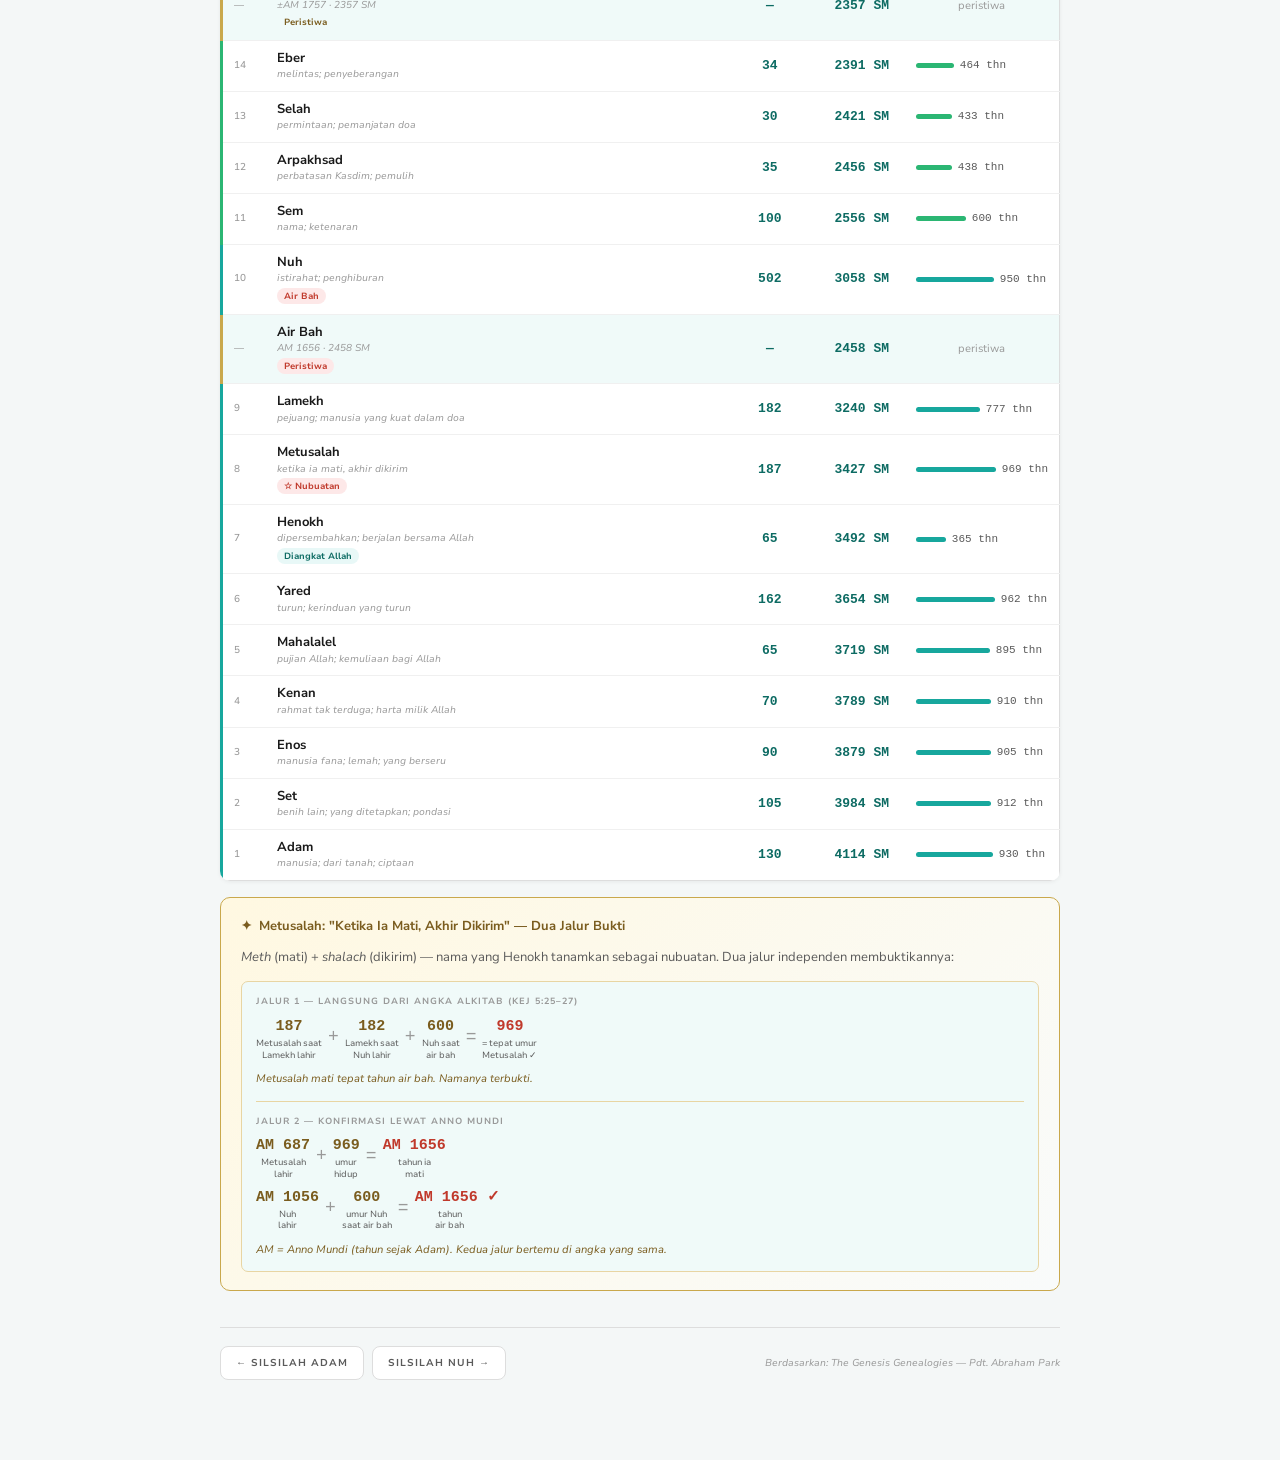
<file: kalkulator-kronologi.html>
<!DOCTYPE html>
<html lang="id">
<head>
<meta charset="UTF-8">
<meta name="viewport" content="width=device-width, initial-scale=1.0">
<title>Kalkulator Kronologi — Adam hingga Abraham</title>

<link rel="preconnect" href="https://fonts.googleapis.com"><link rel="preconnect" href="https://fonts.gstatic.com" crossorigin><link href="https://fonts.googleapis.com/css2?family=Nunito+Sans:ital,opsz,wght@0,6..12,300;0,6..12,400;0,6..12,500;0,6..12,600;0,6..12,700;0,6..12,800;1,6..12,400&family=Lora:ital,wght@0,400;0,600;0,700;1,400&display=swap" rel="stylesheet">
<style>
/* ═══════════ VARIABLES ═══════════ */
:root {
  --teal: #17a79d; --teal-dk: #0d6b63; --teal-lt: #e8f8f7; --teal-mid: #b2e4e1;
  --green: #2bb673; --green-lt: #e8f8ef;
  --gold: #c9a84c; --gold-lt: #f0faf9; --gold-dk: #7a5c1e;
  --red: #c0392b; --red-lt: #fdf0ef;
  --bg: #f4f7f7; --card: #f9fbfb; --white: #fff;
  --text: #1a1a1a; --sub: #5a5a5a; --dim: #999;
  --border: #ddd; --border-lt: #f0f0f0;
  --shadow-sm: 0 1px 4px rgba(0,0,0,.06);
  --shadow-md: 0 4px 16px rgba(0,0,0,.09);
  --shadow-lg: 0 8px 40px rgba(0,0,0,.13);
  --r: 10px;
}

/* ═══════════ RESET ═══════════ */
*,*::before,*::after{box-sizing:border-box;margin:0;padding:0}
html{scroll-behavior:smooth}
body{font-family:'Nunito Sans',sans-serif;font-size:16px;background:var(--bg);color:var(--text);line-height:1.6;overflow-x:hidden}
button{font-family:'Nunito Sans',sans-serif;cursor:pointer}

/* ═══════════ HEADER ═══════════ */
.site-header{background:linear-gradient(135deg,#f0fbfa 0%,#f4f7f7 60%,#f0faf9 100%);border-bottom:1px solid var(--teal-mid);padding:52px 20px 28px}
.header-stripe{height:4px;background:linear-gradient(90deg,var(--teal) 0%,var(--green) 45%,var(--gold) 85%);margin-bottom:22px}
.header-inner{max-width:880px;margin:0 auto}
.site-logo{height:50px;width:auto;display:block;margin-bottom:14px}
.header-badge{display:inline-block;padding:3px 12px;background:var(--teal-lt);border:1px solid var(--teal-mid);border-radius:20px;font-size:11px;font-weight:600;color:var(--teal-dk);letter-spacing:.5px;text-transform:uppercase;margin-bottom:10px}
h1{font-size:clamp(20px,4vw,30px);font-weight:700;line-height:1.2;margin-bottom:6px}
h1 span{color:var(--teal)}
.header-sub{font-size:14px;color:var(--sub);max-width:560px;margin-bottom:18px}

/* Controls row */
.ctrl-row{display:flex;align-items:center;gap:10px;flex-wrap:wrap}
.mode-sw{display:flex;border:1.5px solid var(--teal);border-radius:8px;overflow:hidden}
.mode-btn{padding:9px 18px;background:none;border:none;font-size:13px;font-weight:600;color:var(--teal);transition:background .15s,color .15s;white-space:nowrap;border-right:1px solid var(--teal);-webkit-tap-highlight-color:transparent}
.mode-btn:last-child{border-right:none}
.mode-btn.active{background:var(--teal);color:#fff}
.toggle-am{display:inline-flex;align-items:center;gap:8px;padding:8px 14px;border:1.5px solid var(--border);border-radius:8px;background:var(--white);font-size:13px;font-weight:500;color:var(--sub);transition:all .2s;user-select:none}
.toggle-am.on{border-color:var(--gold);color:var(--gold-dk);background:var(--gold-lt)}
.sw-track{width:32px;height:18px;background:var(--border);border-radius:9px;position:relative;transition:background .2s;flex-shrink:0}
.sw-track::after{content:'';position:absolute;width:12px;height:12px;background:#fff;border-radius:50%;top:3px;left:3px;transition:left .2s;box-shadow:0 1px 3px rgba(0,0,0,.2)}
.toggle-am.on .sw-track{background:var(--gold)}
.toggle-am.on .sw-track::after{left:17px}
.am-hint{font-size:10px;opacity:.7}

/* ═══════════ LAYOUT ═══════════ */
.container{max-width:880px;margin:0 auto;padding:0 20px 80px;min-width:0}
.panel{display:none}.panel.active{display:block}
.sec-title{font-size:10px;font-weight:700;letter-spacing:2px;text-transform:uppercase;color:var(--dim);margin:28px 0 12px;display:flex;align-items:center;gap:10px}
.sec-title::after{content:'';flex:1;height:1px;background:var(--border-lt)}

/* ═══════════ CHAIN BOX ═══════════ */
.chain-box{background:var(--card);border:1px solid var(--border);border-radius:var(--r);padding:20px;margin-bottom:14px;box-shadow:var(--shadow-sm);overflow:hidden}
.chain-hdr{display:flex;justify-content:space-between;align-items:flex-start;gap:10px;margin-bottom:14px;flex-wrap:wrap}
.chain-title{font-size:16px;font-weight:700}
.chain-sub{font-size:12px;color:var(--sub);margin-top:2px}
.chain-ref{display:inline-flex;padding:3px 10px;background:var(--teal-lt);border:1px solid var(--teal-mid);border-radius:6px;font-size:10px;font-weight:700;color:var(--teal-dk);white-space:nowrap;flex-shrink:0}

/* Calc rows */
.calc-chain{display:flex;flex-direction:column}
.calc-row{display:grid;grid-template-columns:1fr 52px 90px;align-items:center;gap:8px;padding:10px 0;border-bottom:1px solid var(--border-lt);font-size:13px}
.calc-row:last-child{border-bottom:none}
.calc-row.total{border-top:2px solid var(--border);border-bottom:none;padding-top:12px;margin-top:4px;font-weight:700}
.calc-lbl{color:var(--sub);line-height:1.4;word-break:break-word}
.calc-lbl strong{color:var(--text);display:block;margin-bottom:2px}
.calc-lbl small{font-size:10px;color:var(--dim)}
.calc-op{font-family:'DM Mono',monospace;font-size:13px;font-weight:600;color:var(--teal);text-align:center;background:var(--teal-lt);border-radius:4px;padding:2px 4px;white-space:nowrap}
.calc-val{font-family:'DM Mono',monospace;font-weight:700;color:var(--text);text-align:right;font-size:14px;white-space:nowrap}
.calc-row.total .calc-val{color:var(--teal);font-size:20px}
.calc-row.total .calc-op{background:none;color:transparent}

/* Accordion */
.accordion{margin-top:12px;border:1px solid var(--border);border-radius:8px;overflow:hidden}
.acc-btn{width:100%;text-align:left;background:#f5f5f5;border:none;padding:12px 15px;font-size:12px;font-weight:600;color:var(--sub);display:flex;justify-content:space-between;align-items:center;transition:background .15s,color .15s;-webkit-tap-highlight-color:transparent;min-height:48px}
.acc-btn:hover,.acc-btn.open{background:var(--teal-lt);color:var(--teal-dk)}
.acc-chev{width:14px;height:14px;border-right:2px solid currentColor;border-bottom:2px solid currentColor;transform:rotate(45deg);transition:transform .2s;flex-shrink:0;margin-top:-4px}
.acc-btn.open .acc-chev{transform:rotate(-135deg);margin-top:2px}
.acc-body{max-height:0;overflow:hidden;background:var(--card);font-size:12px;color:var(--sub);line-height:1.8;transition:max-height .3s ease,padding .3s ease;padding:0 16px}
.acc-body.open{max-height:1000px;padding:14px 16px}
.acc-step{display:flex;gap:10px;margin-bottom:12px;padding-bottom:12px;border-bottom:1px solid var(--border-lt)}
.acc-step:last-child{border-bottom:none;margin-bottom:0;padding-bottom:0}
.acc-num{width:22px;height:22px;background:var(--teal);color:#fff;border-radius:50%;display:flex;align-items:center;justify-content:center;font-size:10px;font-weight:700;flex-shrink:0;margin-top:1px}
.acc-text strong{color:var(--text)}
.verse{display:block;background:var(--teal-lt);border-left:3px solid var(--teal);padding:6px 10px;border-radius:0 4px 4px 0;margin:5px 0;font-style:italic;color:var(--text);font-size:11px}
.formula{display:block;font-family:'DM Mono',monospace;background:#f0f0f0;padding:5px 10px;border-radius:4px;margin:5px 0;color:var(--text);font-size:10px}
.acc-note{background:var(--gold-lt);border:1px solid #e8d5a3;border-radius:6px;padding:9px 13px;font-size:11px;color:var(--gold-dk);margin-top:10px}

/* ═══════════ TABEL — DESKTOP ═══════════ */
.tbl-toolbar{display:flex;justify-content:space-between;align-items:center;flex-wrap:wrap;gap:8px;margin-bottom:10px}
.tbl-filters{display:flex;gap:6px;flex-wrap:wrap}
.f-btn{padding:5px 12px;border-radius:20px;border:1px solid var(--border);background:var(--white);font-size:11px;font-weight:600;color:var(--sub);transition:all .15s}
.f-btn:hover{border-color:var(--teal);color:var(--teal)}
.f-btn.active{background:var(--teal);border-color:var(--teal);color:#fff}
.f-btn.fk11.active{background:var(--green);border-color:var(--green)}
.f-btn.fev.active{background:var(--gold);border-color:var(--gold)}
.tbl-hint{font-size:10px;color:var(--dim)}

/* Scrollbar hint for horizontal scroll */
.tbl-desktop-wrap{overflow-x:auto;border-radius:var(--r);box-shadow:var(--shadow-sm);-webkit-overflow-scrolling:touch}
.kron-tbl{width:100%;border-collapse:collapse;background:var(--white);border:1px solid var(--border);font-size:13px}
.kron-tbl thead{background:#f5f5f5}
.kron-tbl th{padding:9px 11px;text-align:left;font-size:10px;font-weight:700;letter-spacing:1px;text-transform:uppercase;color:var(--sub);border-bottom:1.5px solid var(--border);white-space:nowrap}
.kron-tbl th.c{text-align:center}
.kron-tbl td{padding:9px 11px;border-bottom:1px solid var(--border-lt);vertical-align:middle;line-height:1.35}
.kron-tbl tr:last-child td{border-bottom:none}
.kron-tbl tr:hover td{background:rgba(23,167,157,.03)}
.tr-k5{border-left:3px solid var(--teal)}
.tr-k11{border-left:3px solid var(--green)}
.tr-ev{border-left:3px solid var(--gold);background:var(--gold-lt)!important}
.tr-ev:hover td{background:#fef0c0!important}
.td-no{font-size:10px;color:var(--dim);font-weight:500}
.td-name{font-weight:700}
.td-mng{font-weight:400;font-style:italic;color:var(--dim);font-size:10px;display:block;margin-top:1px}
.td-num{font-family:'DM Mono',monospace;font-weight:600;text-align:center;white-space:nowrap;color:var(--teal-dk)}
.td-am{font-family:'DM Mono',monospace;font-size:11px;font-weight:500;text-align:center;color:var(--gold-dk)}
.td-age{text-align:center}
.age-wrap{display:flex;align-items:center;gap:6px}
.age-bar{height:5px;border-radius:3px;background:var(--teal);min-width:2px}
.tr-k11 .age-bar{background:var(--green)}
.tr-ev .age-bar{background:var(--gold)}
.age-txt{font-family:'DM Mono',monospace;font-size:11px;color:var(--sub);white-space:nowrap}
.tag{display:inline-block;padding:2px 7px;border-radius:10px;font-size:9px;font-weight:700;margin-top:2px}
.tag-e{background:var(--teal-lt);color:var(--teal-dk)}
.tag-f{background:#fde8e8;color:var(--red)}
.tag-b{background:var(--gold-lt);color:var(--gold-dk)}
.tag-a{background:var(--green-lt);color:var(--teal-dk)}

/* AM col hidden by default */
.am-col{display:none}
body.show-am .am-col{display:table-cell}

/* ═══════════ MOBILE CARDS ═══════════ */
.tbl-mobile-wrap{display:flex;flex-direction:column;gap:8px}
.m-hint{font-size:10px;color:var(--dim);text-align:center;padding:4px 0 6px;letter-spacing:.3px}
.m-card{background:var(--white);border:1px solid var(--border);border-radius:10px;padding:13px 15px;cursor:pointer;position:relative;overflow:hidden;-webkit-tap-highlight-color:transparent}
.m-card::before{content:'';position:absolute;left:0;top:0;bottom:0;width:4px}
.m-card.k5::before{background:var(--teal)}
.m-card.k11::before{background:var(--green)}
.m-card.ev{background:var(--gold-lt);border-color:#e8d5a3}
.m-card.ev::before{background:var(--gold)}
.m-card:active{opacity:.88}
.m-top{display:flex;justify-content:space-between;align-items:flex-start;gap:8px;margin-bottom:8px}
.m-left{flex:1;min-width:0}
.m-gen{font-size:9px;font-weight:700;letter-spacing:1px;text-transform:uppercase;color:var(--dim);margin-bottom:2px}
.m-name{font-size:16px;font-weight:700;line-height:1.2}
.m-mng{font-size:11px;font-style:italic;color:var(--dim);margin-top:2px}
.m-right{text-align:right;flex-shrink:0}
.m-sm{font-family:'DM Mono',monospace;font-size:15px;font-weight:700;color:var(--teal-dk)}
.m-am{font-family:'DM Mono',monospace;font-size:10px;color:var(--gold-dk);display:none}
body.show-am .m-am{display:block}
.m-bot{display:flex;align-items:center;gap:8px;padding-top:8px;border-top:1px solid var(--border-lt)}
.m-bar-wrap{flex:1;display:flex;align-items:center;gap:6px}
.m-bar{height:5px;border-radius:3px;background:var(--teal);min-width:2px}
.m-card.k11 .m-bar{background:var(--green)}
.m-card.ev .m-bar{background:var(--gold)}
.m-age{font-family:'DM Mono',monospace;font-size:11px;color:var(--sub)}
.m-child{font-size:10px;color:var(--dim);white-space:nowrap;flex-shrink:0}

/* ═══════════ INSIGHT METUSALAH ═══════════ */
.insight{background:linear-gradient(135deg,#fff8e1,#f9fbfb);border:1px solid var(--gold);border-radius:var(--r);padding:18px 20px;margin:16px 0}
.insight-title{font-size:13px;font-weight:700;color:var(--gold-dk);margin-bottom:10px;display:flex;align-items:center;gap:7px}
.insight-title::before{content:'✦'}
.insight-body{font-size:13px;color:var(--sub);line-height:1.75}
.insight-body strong{color:var(--text)}
/* formula jalur */
.jalur-wrap{background:var(--gold-lt);border:1px solid #e8d5a3;border-radius:7px;padding:12px 14px;margin-top:10px}
.jalur-label{font-size:9px;font-weight:700;letter-spacing:1px;text-transform:uppercase;color:var(--dim);margin-bottom:8px}
.jalur-eq{display:flex;flex-wrap:wrap;align-items:flex-start;gap:6px;font-family:'DM Mono',monospace}
.jeq-item{text-align:center}
.jeq-num{font-size:15px;font-weight:700;color:var(--gold-dk);display:block;line-height:1.2}
.jeq-num.result{color:var(--red)}
.jeq-lbl{font-size:9px;color:var(--sub);font-family:'Nunito Sans',sans-serif;display:block;margin-top:2px;line-height:1.3;max-width:70px}
.jeq-op{font-size:18px;color:var(--dim);padding-top:4px;flex-shrink:0}
.jalur-note{font-size:11px;color:var(--gold-dk);font-style:italic;margin-top:8px}
.jalur-sep{border-top:1px solid #e8d5a3;margin:12px 0}

/* ═══════════ DETAIL CARD POPUP ═══════════ */
.overlay{display:none;position:fixed;inset:0;background:rgba(0,0,0,.45);z-index:300;align-items:flex-end;justify-content:center;padding:0;backdrop-filter:blur(3px)}
.overlay.open{display:flex}
.dc{background:var(--card);border-radius:16px 16px 0 0;width:100%;max-width:520px;max-height:88vh;overflow-y:auto;box-shadow:var(--shadow-lg);animation:slideUp .22s ease}
@keyframes slideUp{from{transform:translateY(100%)}to{transform:translateY(0)}}
.dc-stripe{height:4px;width:100%;position:sticky;top:0}
.dc-close{position:absolute;top:14px;right:14px;background:rgba(255,255,255,.9);border:none;width:44px;height:44px;border-radius:50%;font-size:20px;color:var(--sub);display:flex;align-items:center;justify-content:center;box-shadow:var(--shadow-sm);z-index:10}
.dc-body{padding:18px 20px 24px}
.dc-gen{font-size:10px;font-weight:700;text-transform:uppercase;letter-spacing:1.5px;color:var(--dim);margin-bottom:3px}
.dc-name{font-size:24px;font-weight:700;margin-bottom:2px}
.dc-mng{font-size:13px;font-style:italic;color:var(--sub);margin-bottom:14px}
.dc-stats{display:grid;grid-template-columns:repeat(3,1fr);gap:7px;margin-bottom:14px}
.dc-stat{background:var(--bg);border:1px solid var(--border-lt);border-radius:7px;padding:9px 6px;text-align:center}
.dc-sv{font-family:'DM Mono',monospace;font-size:16px;font-weight:700;color:var(--teal);display:block;margin-bottom:1px}
.dc-sl{font-size:10px;color:var(--dim)}
.dc-div{height:1px;background:var(--border-lt);margin:10px 0}
.dc-note{font-size:13px;color:var(--sub);line-height:1.8}
.dc-note p{margin-bottom:8px}
.dc-note .hl{background:var(--teal-lt);border-left:3px solid var(--teal);padding:8px 12px;border-radius:0 5px 5px 0;margin:7px 0;color:var(--text);font-style:italic;font-size:12px}
.dc-note .hl-gold{background:var(--gold-lt);border-left:3px solid var(--gold);padding:8px 12px;border-radius:0 5px 5px 0;margin:7px 0;font-size:12px}
.dc-note .hl-red{background:var(--red-lt);border-left:3px solid var(--red);padding:8px 12px;border-radius:0 5px 5px 0;margin:7px 0;font-size:12px}
.dc-ref{font-size:10px;color:var(--teal);font-weight:700;margin-top:10px}

/* ═══════════ HITUNG PANEL ═══════════ */
.hitung-intro{background:linear-gradient(135deg,var(--teal-lt),var(--green-lt));border:1px solid var(--teal-mid);border-radius:var(--r);padding:18px 20px;margin-bottom:18px}
.hitung-intro h3{font-size:16px;font-weight:700;color:var(--teal-dk);margin-bottom:5px}
.hitung-intro p{font-size:13px;color:var(--sub);line-height:1.65}
.h-sec{background:var(--card);border:1px solid var(--border);border-radius:var(--r);padding:18px 20px;margin-bottom:14px;box-shadow:var(--shadow-sm)}
.h-sec h3{font-size:15px;font-weight:700;margin-bottom:4px}
.h-sub{font-size:12px;color:var(--sub);margin-bottom:14px;line-height:1.6}
.h-sub em{color:var(--teal-dk);font-style:normal;font-weight:600}

.inp-rows{display:flex;flex-direction:column;gap:10px}
.inp-row{display:grid;grid-template-columns:1fr auto;align-items:center;gap:8px 14px;padding:11px 13px;border-radius:8px;background:var(--bg);border:1px solid var(--border-lt)}
.inp-row.hi{background:var(--teal-lt);border-color:var(--teal-mid)}
.ir-lbl{font-size:12px;color:var(--sub);line-height:1.4}
.ir-lbl strong{color:var(--text);display:block;margin-bottom:2px;font-size:13px}
.ir-lbl .ref{font-size:10px;color:var(--teal);font-weight:600}
.ir-wrap{display:flex;align-items:center;gap:6px}
.ir-inp{width:84px;padding:8px 10px;border:1.5px solid var(--border);border-radius:6px;font-family:'DM Mono',monospace;font-size:16px;font-weight:600;color:var(--text);text-align:center;background:var(--white);transition:border-color .15s,box-shadow .15s;-moz-appearance:textfield}
.ir-inp::-webkit-outer-spin-button,.ir-inp::-webkit-inner-spin-button{-webkit-appearance:none}
.ir-inp:focus{outline:none;border-color:var(--teal);box-shadow:0 0 0 3px rgba(23,167,157,.1)}
.ir-inp.ok{border-color:var(--green);background:var(--green-lt)}
.ir-inp.ng{border-color:var(--red);background:var(--red-lt);animation:shake .3s}
@keyframes shake{0%,100%{transform:translateX(0)}25%{transform:translateX(-4px)}75%{transform:translateX(4px)}}
.ir-unit{font-size:11px;color:var(--dim);white-space:nowrap}

.h-result{margin-top:14px;padding:14px;border-radius:8px;background:#f5f5f5;border:1px solid var(--border);display:flex;flex-direction:column;gap:8px}
.hr-row{display:flex;justify-content:space-between;align-items:center;font-size:12px;flex-wrap:wrap;gap:3px}
.hr-lbl{color:var(--sub)}
.hr-val{font-family:'DM Mono',monospace;font-weight:700;color:var(--text)}
.hr-val.pend{color:var(--dim);font-style:italic;font-family:'Nunito Sans',sans-serif;font-weight:400}
.hr-total{display:flex;justify-content:space-between;align-items:center;padding-top:10px;border-top:2px solid var(--border);flex-wrap:wrap;gap:5px}
.hr-total-lbl{font-weight:700;font-size:14px}
.hr-total-val{font-family:'DM Mono',monospace;font-size:26px;font-weight:700;color:var(--dim);transition:color .35s}
.hr-total-val.lit{color:var(--teal)}

.vbtn{width:100%;padding:13px;background:var(--teal);color:#fff;border:none;border-radius:8px;font-size:15px;font-weight:700;margin-top:14px;transition:background .15s,transform .1s;letter-spacing:.2px}
.vbtn:hover{background:var(--teal-dk)}
.vbtn:active{transform:scale(.98)}
.vbtn.gold{background:var(--gold-dk)}
.vbtn.gold:hover{background:#5a3f12}
.banner{display:none;margin-top:12px;padding:12px 15px;border-radius:8px;font-size:12px;font-weight:600;line-height:1.6}
.banner.show{display:block}
.banner.ok{background:var(--green-lt);border:1px solid var(--green);color:#1a6e3a}
.banner.part{background:var(--gold-lt);border:1px solid var(--gold);color:var(--gold-dk)}
.banner.err{background:var(--red-lt);border:1px solid var(--red);color:var(--red)}
.rbtn{display:none;align-items:center;gap:5px;margin-top:10px;padding:7px 14px;background:none;border:1px solid var(--border);border-radius:6px;font-size:12px;font-weight:600;color:var(--sub);transition:all .15s}
.rbtn:hover{border-color:var(--teal);color:var(--teal)}
.rbtn.show{display:inline-flex}

/* Scroll margin for anchor nav */
[id]{scroll-margin-top:16px}

/* Scrollbar hint for horizontal scroll */
.tbl-desktop-wrap::-webkit-scrollbar{height:4px}
.tbl-desktop-wrap::-webkit-scrollbar-track{background:var(--border-lt)}
.tbl-desktop-wrap::-webkit-scrollbar-thumb{background:var(--teal-mid);border-radius:2px}
.scroll-hint{display:none;font-size:10px;color:var(--dim);text-align:right;padding:4px 0 6px;letter-spacing:.3px}
.footer-nav{margin-top:36px;padding-top:18px;border-top:1px solid var(--border);display:flex;justify-content:space-between;align-items:center;flex-wrap:wrap;gap:10px}
.nav-links{display:flex;gap:8px;flex-wrap:wrap}
.nav-link{display:inline-flex;align-items:center;gap:5px;padding:8px 15px;border:1.5px solid var(--border);border-radius:8px;font-size:10px;font-weight:700;letter-spacing:1px;text-transform:uppercase;color:var(--sub);text-decoration:none;background:var(--white);transition:all .15s}
.nav-link:hover{border-color:var(--teal);color:var(--teal)}
.footer-ref{font-size:10px;color:var(--dim);font-style:italic}

/* ═══════════ RESPONSIVE ═══════════ */
@media(max-width:600px){
  .site-header{padding:0 14px 20px}
  .site-logo{height:42px}
  h1{font-size:19px}
  .header-sub{font-size:13px}
  .ctrl-row{flex-direction:column;align-items:stretch}
  .mode-sw{width:100%}
  .mode-btn{flex:1;text-align:center;padding:12px 8px;font-size:13px;min-height:44px}
  .toggle-am{width:100%;justify-content:flex-start;font-size:13px;min-height:44px}
  .am-hint{display:none}
  .container{padding:0 12px 60px}
  .chain-box{padding:12px}
  .chain-hdr{flex-direction:column;gap:6px}
  /* calc-row: label full width, op dan val inline */
  .calc-row{grid-template-columns:1fr auto auto;gap:3px 6px;align-items:center}
  .calc-lbl{grid-column:1/-1;padding-bottom:2px}
  .calc-op{font-size:11px;padding:2px 5px;align-self:center}
  .calc-val{font-size:13px;align-self:center}
  .calc-row.total .calc-lbl{grid-column:1;font-size:14px}
  .calc-row.total .calc-val{font-size:16px}
  .calc-row.total .calc-op{visibility:hidden}
  /* Accordion tap area */
  .acc-btn{padding:14px 15px;font-size:13px;min-height:44px}
  /* Tabel: sembunyikan di mobile, tampilkan card */
  .tbl-desktop-wrap{display:none}
  .tbl-mobile-wrap{display:flex}
  /* Mobile toolbar */
  .tbl-toolbar{flex-direction:column;align-items:stretch;gap:8px}
  .tbl-filters{display:grid;grid-template-columns:repeat(4,1fr);gap:4px}
  .f-btn{text-align:center;padding:10px 4px;font-size:11px;min-height:44px}
  .tbl-hint{text-align:center;font-size:11px}
  /* Mobile cards */
  .m-card{padding:14px 13px}
  .m-name{font-size:15px}
  .m-sm{font-size:14px}
  /* Insight */
  .insight{padding:12px}
  .insight-title{font-size:12px}
  .insight-body{font-size:13px}
  /* Jalur formula */
  .jalur-wrap{padding:10px 10px}
  .jalur-eq{gap:4px;flex-wrap:wrap;justify-content:center}
  .jeq-item{min-width:52px;max-width:64px}
  .jeq-num{font-size:13px}
  .jeq-lbl{font-size:8px;max-width:64px}
  .jeq-op{font-size:15px;padding-top:6px}
  /* Hitung panel */
  .h-sec{padding:12px}
  .inp-row{grid-template-columns:1fr;gap:8px}
  .ir-wrap{justify-content:flex-start}
  .ir-inp{width:88px;font-size:16px}
  .hr-total-val{font-size:22px}
  /* Detail card bottom sheet */
  .overlay{align-items:flex-end;padding:0}
  .dc{border-radius:16px 16px 0 0;max-width:100%}
  .dc-stats{grid-template-columns:repeat(2,1fr)}
  .dc-name{font-size:21px}
  .dc-close{width:44px;height:44px;font-size:20px;top:10px;right:10px}
  /* Footer */
  .footer-nav{flex-direction:column;align-items:stretch}
  .nav-links{flex-direction:column}
  .nav-link{justify-content:center;min-height:44px}
  .footer-ref{text-align:center}
  .sec-title{font-size:10px;margin:22px 0 10px}
}
@media(max-width:400px){
  .tbl-filters{grid-template-columns:repeat(2,1fr)}
  .f-btn{font-size:12px;min-height:44px}
  .jalur-eq{gap:2px;flex-direction:column;align-items:center}
  .jeq-op{padding-top:0}
  .jeq-num{font-size:12px}
  .mode-btn{font-size:12px;padding:10px 4px}
}
@media(max-width:360px){
  .mode-btn{font-size:11px;padding:8px 3px}
}
/* ═══════════ TABLET ═══════════ */
@media(min-width:601px) and (max-width:768px){
  .kron-tbl{font-size:12px}
  .kron-tbl th{padding:8px 7px;font-size:9px}
  .kron-tbl td{padding:8px 7px}
  .calc-row{grid-template-columns:1fr 44px 78px;gap:5px}
  .dc-stats{grid-template-columns:repeat(2,1fr)}
  .scroll-hint{display:block}
}
@media(min-width:601px){
  .tbl-desktop-wrap{display:block}
  .tbl-mobile-wrap{display:none}
  .overlay{align-items:center;padding:20px}
  .dc{border-radius:14px}
  .dc-close{width:44px;height:44px;font-size:20px}
}
</style>
</head>
<body>
<!-- UNIFIED NAV -->
<nav style="position:fixed;top:0;left:0;right:0;z-index:1000;height:52px;background:#fff;border-bottom:1px solid #e8e9ea;display:flex;align-items:center;padding:0 16px;box-shadow:0 1px 8px rgba(0,0,0,.05);gap:10px;font-family:'Nunito Sans',-apple-system,sans-serif">
  <img src="Logo_Sejarah_Penebusan-03.png" alt="SP" style="height:26px;width:auto;flex-shrink:0" onerror="this.style.display='none'">
  <div style="width:1px;height:22px;background:#e8e9ea;flex-shrink:0"></div>
  <span style="font-size:13px;font-weight:700;color:#17a79d;white-space:nowrap;overflow:hidden;text-overflow:ellipsis;flex:1">Kalkulator Kronologi</span>
  <a href="index.html" style="font-size:11px;font-weight:600;color:#6d6e70;background:#f4f7f7;border:1px solid #e8e9ea;padding:6px 14px;border-radius:8px;text-decoration:none;white-space:nowrap;transition:all .2s">Beranda</a>
</nav>


<!-- HEADER -->
<header class="site-header">
  <div class="header-stripe"></div>
  <div class="header-inner">
    <img src="[data-uri]" alt="Sejarah Penebusan" class="site-logo">
    <div class="header-badge">Alat Bantu Belajar · The Genesis Genealogies</div>
    <h1>Kalkulator Kronologi<br><span>Adam hingga Abraham</span></h1>
    <p class="header-sub">Bagaimana Alkitab sendiri memberi kita tahun kelahiran Abraham — dihitung mundur dari satu titik sejarah yang terverifikasi.</p>
    <div class="ctrl-row">
      <div class="mode-sw">
        <button class="mode-btn active" onclick="switchMode('lihat')">📖 Lihat Kronologi</button>
        <button class="mode-btn" onclick="switchMode('hitung')">✏️ Hitung Sendiri</button>
      </div>
      <button class="toggle-am" id="toggleAM" onclick="toggleAM()">
        <div class="sw-track"></div>
        Tampilkan AM <span class="am-hint">(Anno Mundi = tahun sejak Adam)</span>
      </button>
    </div>
  </div>
</header>

<div class="container">

<!-- ══════════════════ PANEL LIHAT ══════════════════ -->
<div class="panel active" id="panel-lihat">

  <div class="sec-title">Titik Acuan — Dari Salomo Mundur ke Abraham</div>

  <div class="chain-box">
    <div class="chain-hdr">
      <div>
        <div class="chain-title">Tujuh Langkah Mundur</div>
        <div class="chain-sub">Semua angka tersurat langsung di Alkitab</div>
      </div>
      <div class="chain-ref">Pdt. Abraham Park, hal. 140–142</div>
    </div>

    <div class="calc-chain">
      <div class="calc-row">
        <div class="calc-lbl"><strong>Salomo naik tahta</strong><small>970 SM — pandangan umum para ahli sejarah</small></div>
        <div class="calc-op">=</div>
        <div class="calc-val">970 SM</div>
      </div>
      <div class="calc-row">
        <div class="calc-lbl"><strong>Tahun ke-4 Salomo: Bait mulai dibangun</strong><small>1 Raja-raja 6:1</small></div>
        <div class="calc-op">→ -4</div>
        <div class="calc-val">966 SM</div>
      </div>
      <div class="calc-row">
        <div class="calc-lbl"><strong>480 tahun sebelum Bait = Keluaran</strong><small>"empat ratus delapan puluh tahun..." — 1 Raj. 6:1</small></div>
        <div class="calc-op">+480</div>
        <div class="calc-val">1446 SM</div>
      </div>
      <div class="calc-row">
        <div class="calc-lbl"><strong>430 tahun Israel di Mesir</strong><small>"empat ratus tiga puluh tahun" — Kel. 12:40</small></div>
        <div class="calc-op">+430</div>
        <div class="calc-val">1876 SM</div>
      </div>
      <div class="calc-row">
        <div class="calc-lbl"><strong>Umur Yakub saat masuk Mesir</strong><small>"seratus tiga puluh tahun" — Kej. 47:9</small></div>
        <div class="calc-op">+130</div>
        <div class="calc-val">2006 SM</div>
      </div>
      <div class="calc-row">
        <div class="calc-lbl"><strong>Umur Ishak saat Yakub lahir</strong><small>"enam puluh tahun" — Kej. 25:26</small></div>
        <div class="calc-op">+60</div>
        <div class="calc-val">2066 SM</div>
      </div>
      <div class="calc-row">
        <div class="calc-lbl"><strong>Umur Abraham saat Ishak lahir</strong><small>"seratus tahun" — Kej. 21:5</small></div>
        <div class="calc-op">+100</div>
        <div class="calc-val">2166 SM</div>
      </div>
      <div class="calc-row total">
        <div class="calc-lbl" style="color:var(--text);font-size:15px">Abraham lahir</div>
        <div class="calc-op"></div>
        <div class="calc-val">2166 SM</div>
      </div>
    </div>

    <div class="accordion">
      <button class="acc-btn" onclick="toggleAcc(this)">
        Mengapa 970 SM? — penjelasan titik acuan
        <span class="acc-chev"></span>
      </button>
      <div class="acc-body">
        <div class="acc-step">
          <div class="acc-num">1</div>
          <div class="acc-text"><strong>970 SM adalah pandangan umum para ahli sejarah.</strong> Angka ini dipakai sebagai titik acuan dalam studi kronologi Alkitab.</div>
        </div>
        <div class="acc-step">
          <div class="acc-num">2</div>
          <div class="acc-text">
            <strong>Dari 970 SM, Alkitab sendiri yang memberi langkah berikutnya:</strong>
            <span class="verse">"Pada tahun keempat pemerintahan Salomo... ia mulai mendirikan rumah TUHAN." (1 Raja-raja 6:1)</span>
            <span class="formula">970 SM − 4 tahun = 966 SM (tahun Bait mulai dibangun)</span>
          </div>
        </div>
        <div class="acc-step">
          <div class="acc-num">3</div>
          <div class="acc-text">
            <strong>Lanjutan ayat yang sama — jarak ke Keluaran:</strong>
            <span class="verse">"...empat ratus delapan puluh tahun setelah orang Israel keluar dari tanah Mesir." (1 Raja-raja 6:1)</span>
            <span class="formula">966 SM + 480 tahun = 1446 SM (Keluaran dari Mesir)</span>
          </div>
        </div>
        <div class="acc-note">✦ Metode ini disebut <em>backward calculation</em> — mulai dari titik yang bisa diverifikasi, lalu hitung mundur ke era Patriark. Abraham Park menggunakannya sebagai fondasi seluruh kronologi buku ini.</div>
      </div>
    </div>
  </div>

  <!-- TABEL -->
  <div class="sec-title">Kronologi Lengkap — Abraham hingga Adam (mundur)</div>

  <div class="tbl-toolbar">
    <div class="tbl-filters">
      <button class="f-btn active" onclick="filterTbl('all',this)">Semua</button>
      <button class="f-btn" onclick="filterTbl('k5',this)">Kej. 5</button>
      <button class="f-btn fk11" onclick="filterTbl('k11',this)">Kej. 11</button>
      <button class="f-btn fev" onclick="filterTbl('ev',this)">Peristiwa</button>
    </div>
    <div class="tbl-hint">Ketuk baris untuk detail</div>
  </div>

  <!-- Desktop table -->
  <div class="scroll-hint">← Geser untuk melihat semua kolom →</div>
  <div class="tbl-desktop-wrap">
    <table class="kron-tbl">
      <thead>
        <tr>
          <th style="width:36px">No.</th>
          <th>Tokoh / Peristiwa</th>
          <th class="c" style="width:80px">Anak lahir<br>saat umur</th>
          <th class="c am-col" style="width:72px">AM<br><span style="font-size:8px;font-weight:400;opacity:.7;letter-spacing:0">(sejak Adam)</span></th>
          <th class="c" style="width:80px">Tahun SM</th>
          <th class="c" style="width:130px">Umur hidup</th>
        </tr>
      </thead>
      <tbody id="tblBody"></tbody>
    </table>
  </div>

  <!-- Mobile cards -->
  <div class="tbl-mobile-wrap" id="mobileCards"></div>

  <!-- Insight Metusalah -->
  <div class="insight">
    <div class="insight-title">Metusalah: "Ketika Ia Mati, Akhir Dikirim" — Dua Jalur Bukti</div>
    <div class="insight-body">
      <em>Meth</em> (mati) + <em>shalach</em> (dikirim) — nama yang Henokh tanamkan sebagai nubuatan. Dua jalur independen membuktikannya:

      <div class="jalur-wrap" style="margin-top:12px">
        <div class="jalur-label">Jalur 1 — Langsung dari angka Alkitab (Kej 5:25–27)</div>
        <div class="jalur-eq">
          <div class="jeq-item"><span class="jeq-num">187</span><span class="jeq-lbl">Metusalah saat<br>Lamekh lahir</span></div>
          <div class="jeq-op">+</div>
          <div class="jeq-item"><span class="jeq-num">182</span><span class="jeq-lbl">Lamekh saat<br>Nuh lahir</span></div>
          <div class="jeq-op">+</div>
          <div class="jeq-item"><span class="jeq-num">600</span><span class="jeq-lbl">Nuh saat<br>air bah</span></div>
          <div class="jeq-op">=</div>
          <div class="jeq-item"><span class="jeq-num result">969</span><span class="jeq-lbl">= tepat umur<br>Metusalah ✓</span></div>
        </div>
        <div class="jalur-note">Metusalah mati tepat tahun air bah. Namanya terbukti.</div>
        <div class="jalur-sep"></div>
        <div class="jalur-label">Jalur 2 — Konfirmasi lewat Anno Mundi</div>
        <div class="jalur-eq">
          <div class="jeq-item"><span class="jeq-num">AM 687</span><span class="jeq-lbl">Metusalah<br>lahir</span></div>
          <div class="jeq-op">+</div>
          <div class="jeq-item"><span class="jeq-num">969</span><span class="jeq-lbl">umur<br>hidup</span></div>
          <div class="jeq-op">=</div>
          <div class="jeq-item"><span class="jeq-num result">AM 1656</span><span class="jeq-lbl">tahun ia<br>mati</span></div>
        </div>
        <div class="jalur-eq" style="margin-top:8px">
          <div class="jeq-item"><span class="jeq-num">AM 1056</span><span class="jeq-lbl">Nuh<br>lahir</span></div>
          <div class="jeq-op">+</div>
          <div class="jeq-item"><span class="jeq-num">600</span><span class="jeq-lbl">umur Nuh<br>saat air bah</span></div>
          <div class="jeq-op">=</div>
          <div class="jeq-item"><span class="jeq-num result">AM 1656 ✓</span><span class="jeq-lbl">tahun<br>air bah</span></div>
        </div>
        <div class="jalur-note">AM = Anno Mundi (tahun sejak Adam). Kedua jalur bertemu di angka yang sama.</div>
      </div>
    </div>
  </div>

</div><!-- end panel-lihat -->

<!-- ══════════════════ PANEL HITUNG ══════════════════ -->
<div class="panel" id="panel-hitung">

  <div class="hitung-intro">
    <h3>Coba Hitung Sendiri</h3>
    <p>Isi angka-angka dari Alkitab sesuai ayat yang tertera. Sistem memeriksa dan menghitung hasilnya. Semua angka tersurat langsung di Kitab Suci.</p>
  </div>

  <!-- Bagian A -->
  <div class="h-sec">
    <h3>Bagian A — Dari Salomo ke Keluaran</h3>
    <p class="h-sub">Mulai dari 970 SM (tahun Salomo naik tahta). Dari sana, Alkitab sendiri yang memberi angka berikutnya.</p>
    <div class="inp-rows">
      <div class="inp-row hi">
        <div class="ir-lbl">
          <strong>Tahun ke-4 Salomo = tahun berapa Bait mulai dibangun?</strong>
          <span class="ref">970 SM − 4 tahun = ? SM &nbsp;·&nbsp; 1 Raja-raja 6:1</span>
        </div>
        <div class="ir-wrap">
          <input type="number" class="ir-inp" id="inp-salomo" placeholder="___" min="900" max="1000">
          <span class="ir-unit">SM</span>
        </div>
      </div>
      <div class="inp-row">
        <div class="ir-lbl">
          <strong>Berapa tahun setelah Keluaran Bait dibangun?</strong>
          <span class="ref">"empat ratus delapan puluh tahun..." — 1 Raja-raja 6:1</span>
        </div>
        <div class="ir-wrap">
          <input type="number" class="ir-inp" id="inp-480" placeholder="___" min="400" max="600">
          <span class="ir-unit">thn</span>
        </div>
      </div>
    </div>
    <div class="h-result">
      <div class="hr-row"><span class="hr-lbl">Salomo naik tahta</span><span class="hr-val">970 SM</span></div>
      <div class="hr-row"><span class="hr-lbl">Tahun ke-4 → Bait dibangun</span><span class="hr-val pend" id="rA-bait">—</span></div>
      <div class="hr-row"><span class="hr-lbl">+ jarak ke Keluaran</span><span class="hr-val pend" id="rA-480">—</span></div>
      <div class="hr-total">
        <span class="hr-total-lbl">= Tahun Keluaran</span>
        <span class="hr-total-val" id="rA-tot">? SM</span>
      </div>
    </div>
    <button class="vbtn" onclick="verifyA()">Periksa Bagian A</button>
    <div class="banner" id="bnA"></div>
    <button class="rbtn" id="rbA" onclick="resetA()">↺ Ulangi</button>
  </div>

  <!-- Bagian B -->
  <div class="h-sec">
    <h3>Bagian B — Dari Keluaran Mundur ke Abraham</h3>
    <p class="h-sub">Dari tahun Keluaran, hitung mundur tiga langkah menggunakan data Alkitab.</p>
    <div class="inp-rows">
      <div class="inp-row">
        <div class="ir-lbl">
          <strong>Berapa tahun Israel tinggal di Mesir?</strong>
          <span class="ref">Keluaran 12:40</span>
        </div>
        <div class="ir-wrap">
          <input type="number" class="ir-inp" id="inp-mesir" placeholder="___" min="300" max="500">
          <span class="ir-unit">thn</span>
        </div>
      </div>
      <div class="inp-row">
        <div class="ir-lbl">
          <strong>Umur Yakub saat masuk Mesir?</strong>
          <span class="ref">Kejadian 47:9</span>
        </div>
        <div class="ir-wrap">
          <input type="number" class="ir-inp" id="inp-yakub" placeholder="___" min="50" max="200">
          <span class="ir-unit">thn</span>
        </div>
      </div>
      <div class="inp-row">
        <div class="ir-lbl">
          <strong>Umur Ishak saat Yakub lahir?</strong>
          <span class="ref">Kejadian 25:26</span>
        </div>
        <div class="ir-wrap">
          <input type="number" class="ir-inp" id="inp-ishak" placeholder="___" min="30" max="150">
          <span class="ir-unit">thn</span>
        </div>
      </div>
      <div class="inp-row">
        <div class="ir-lbl">
          <strong>Umur Abraham saat Ishak lahir?</strong>
          <span class="ref">Kejadian 21:5</span>
        </div>
        <div class="ir-wrap">
          <input type="number" class="ir-inp" id="inp-abr" placeholder="___" min="50" max="200">
          <span class="ir-unit">thn</span>
        </div>
      </div>
    </div>
    <div class="h-result">
      <div class="hr-row"><span class="hr-lbl">Keluaran dari Mesir</span><span class="hr-val">1446 SM</span></div>
      <div class="hr-row"><span class="hr-lbl">+ Israel di Mesir</span><span class="hr-val pend" id="rB-mesir">—</span></div>
      <div class="hr-row"><span class="hr-lbl">= Yakub masuk Mesir</span><span class="hr-val pend" id="rB-yakub-in">—</span></div>
      <div class="hr-row"><span class="hr-lbl">+ umur Yakub saat itu</span><span class="hr-val pend" id="rB-yakub-age">—</span></div>
      <div class="hr-row"><span class="hr-lbl">= Yakub lahir</span><span class="hr-val pend" id="rB-yakub-born">—</span></div>
      <div class="hr-row"><span class="hr-lbl">+ umur Ishak saat Yakub lahir</span><span class="hr-val pend" id="rB-ishak-age">—</span></div>
      <div class="hr-row"><span class="hr-lbl">= Ishak lahir</span><span class="hr-val pend" id="rB-ishak-born">—</span></div>
      <div class="hr-row"><span class="hr-lbl">+ umur Abraham saat Ishak lahir</span><span class="hr-val pend" id="rB-abr-age">—</span></div>
      <div class="hr-total">
        <span class="hr-total-lbl">= Abraham lahir</span>
        <span class="hr-total-val" id="rB-tot">? SM</span>
      </div>
    </div>
    <button class="vbtn" onclick="verifyB()">Hitung & Periksa Bagian B</button>
    <div class="banner" id="bnB"></div>
    <button class="rbtn" id="rbB" onclick="resetB()">↺ Ulangi</button>
  </div>

  <!-- Bagian C -->
  <div class="h-sec">
    <h3>Bagian C — Bonus: Rahasia Metusalah</h3>
    <p class="h-sub">Gunakan tiga angka dari Kejadian 5. Lihat apa yang terjadi saat kamu menjumlahkannya.</p>
    <div class="inp-rows">
      <div class="inp-row">
        <div class="ir-lbl">
          <strong>Umur Metusalah saat Lamekh lahir</strong>
          <span class="ref">Kejadian 5:25</span>
        </div>
        <div class="ir-wrap">
          <input type="number" class="ir-inp" id="inp-ml" placeholder="___" min="100" max="300">
          <span class="ir-unit">thn</span>
        </div>
      </div>
      <div class="inp-row">
        <div class="ir-lbl">
          <strong>Umur Lamekh saat Nuh lahir</strong>
          <span class="ref">Kejadian 5:28–29</span>
        </div>
        <div class="ir-wrap">
          <input type="number" class="ir-inp" id="inp-ln" placeholder="___" min="100" max="300">
          <span class="ir-unit">thn</span>
        </div>
      </div>
      <div class="inp-row">
        <div class="ir-lbl">
          <strong>Umur Nuh saat air bah datang</strong>
          <span class="ref">Kejadian 7:6</span>
        </div>
        <div class="ir-wrap">
          <input type="number" class="ir-inp" id="inp-nab" placeholder="___" min="400" max="800">
          <span class="ir-unit">thn</span>
        </div>
      </div>
    </div>
    <div class="h-result">
      <div class="hr-row"><span class="hr-lbl">Metusalah saat Lamekh lahir</span><span class="hr-val pend" id="rC-ml">—</span></div>
      <div class="hr-row"><span class="hr-lbl">+ Lamekh saat Nuh lahir</span><span class="hr-val pend" id="rC-ln">—</span></div>
      <div class="hr-row"><span class="hr-lbl">+ Nuh saat air bah</span><span class="hr-val pend" id="rC-nab">—</span></div>
      <div class="hr-total">
        <span class="hr-total-lbl">= Total</span>
        <span class="hr-total-val" id="rC-tot">? thn</span>
      </div>
    </div>
    <button class="vbtn gold" onclick="verifyC()">Temukan Rahasia Metusalah</button>
    <div class="banner" id="bnC"></div>
    <button class="rbtn" id="rbC" onclick="resetC()">↺ Ulangi</button>
  </div>

</div><!-- end panel-hitung -->

<!-- Footer Nav -->
<div class="footer-nav">
  <div class="nav-links">
    <a class="nav-link" href="kejadian-5-silsilah-adam.html">← Silsilah Adam</a>
    <a class="nav-link" href="kejadian-11-silsilah-nuh.html">Silsilah Nuh →</a>
  </div>
  <div class="footer-ref">Berdasarkan: The Genesis Genealogies — Pdt. Abraham Park</div>
</div>

</div><!-- container -->

<!-- DETAIL CARD OVERLAY -->
<div class="overlay" id="overlay" onclick="closeCardEv(event)">
  <div class="dc" id="dc">
    <div class="dc-stripe" id="dcStripe"></div>
    <button class="dc-close" onclick="closeCard()">×</button>
    <div class="dc-body">
      <div class="dc-gen" id="dcGen"></div>
      <div class="dc-name" id="dcName"></div>
      <div class="dc-mng" id="dcMng"></div>
      <div class="dc-stats" id="dcStats"></div>
      <div class="dc-div"></div>
      <div class="dc-note" id="dcNote"></div>
      <div class="dc-ref" id="dcRef"></div>
    </div>
  </div>
</div>

<script>
/* ═══════════ DATA ═══════════ */
function amToSM(am){return 4114-am}

const DATA=[
  {id:'adam',gen:'Kej 5 · Gen ke-1',name:'Adam',mng:'manusia; dari tanah; ciptaan',src:'Kej 5:3,5',ageChild:130,totalAge:930,am:0,kit:'k5',
   note:`<p>Adam dibentuk langsung oleh Allah dari debu tanah (Kej 2:7). Hidup 930 tahun dan menyaksikan 9 generasi keturunannya. Ia masih hidup ketika Lamekh — generasi ke-9 — berumur 56 tahun.</p><div class="hl">"TUHAN Allah membentuk manusia itu dari debu tanah dan menghembuskan nafas hidup ke dalam hidungnya." (Kej 2:7)</div><p>Adam adalah saksi langsung dari Eden — ia bisa menceritakan kepada keturunannya tentang persekutuan dengan Allah, tentang yang hilang, dan tentang janji penebusan (Kej 3:15).</p>`},
  {id:'set',gen:'Kej 5 · Gen ke-2',name:'Set',mng:'benih lain; yang ditetapkan; pondasi',src:'Kej 5:6,8',ageChild:105,totalAge:912,am:130,kit:'k5',
   note:`<p>Hawa berkata saat Set lahir: "Allah telah mengaruniakan kepadaku anak yang lain sebagai pengganti Habel" (Kej 4:25). Set adalah pengharapan baru — bukan dari usaha manusia, tetapi anugerah Allah.</p><div class="hl">"Di zaman Enos, mulailah orang berseru kepada nama TUHAN." (Kej 4:26)</div><p>Kebangkitan ibadah dimulai dari keturunan Set — garis yang Allah jaga sebagai jalur menuju Mesias.</p>`},
  {id:'enos',gen:'Kej 5 · Gen ke-3',name:'Enos',mng:'manusia fana; lemah; yang berseru',src:'Kej 5:9,11',ageChild:90,totalAge:905,am:235,kit:'k5',
   note:`<p>Di zaman Enos, orang mulai "berseru kepada nama TUHAN" (Kej 4:26). Nama Enos sendiri mencerminkan kesadaran akan kelemahan manusia — dan dari kesadaran itulah ibadah sejati lahir.</p><p>Hidup 905 tahun. Bertemu langsung dengan Adam selama 695 tahun — generasi pertama dan ketiga saling mengenal.</p>`},
  {id:'kenan',gen:'Kej 5 · Gen ke-4',name:'Kenan',mng:'rahmat tak terduga; harta milik Allah',src:'Kej 5:12,14',ageChild:70,totalAge:910,am:325,kit:'k5',
   note:`<p>Kenan mencerminkan kasih karunia yang tidak layak diterima namun diberikan dengan murah hati. Hidup 910 tahun — menyaksikan dari Adam hingga Metusalah dalam satu masa hidupnya.</p>`},
  {id:'mahalalel',gen:'Kej 5 · Gen ke-5',name:'Mahalalel',mng:'pujian Allah; kemuliaan bagi Allah',src:'Kej 5:15,17',ageChild:65,totalAge:895,am:395,kit:'k5',
   note:`<p>Nama Mahalalel berarti "pujian kepada Allah." Dari berseru (Enos) berkembang menjadi pujian yang tulus. Hidup 895 tahun.</p>`},
  {id:'yared',gen:'Kej 5 · Gen ke-6',name:'Yared',mng:'turun; kerinduan yang turun',src:'Kej 5:18,20',ageChild:162,totalAge:962,am:460,kit:'k5',
   note:`<p>Yared hidup 962 tahun — tertinggi kedua setelah Metusalah. Namanya mengandung kerinduan: <em>biarlah Allah turun ke bumi ini.</em></p><p>Yared adalah ayah Henokh. Di masa Yared, generasi manusia sudah sangat jauh dari penciptaan — namun kerinduan kepada Allah tetap diwariskan kepada anaknya.</p>`},
  {id:'henokh',gen:'Kej 5 · Gen ke-7',name:'Henokh',mng:'dipersembahkan; berjalan bersama Allah',src:'Kej 5:21,24',ageChild:65,totalAge:365,am:622,kit:'k5',special:'henokh',
   note:`<p>Henokh adalah satu-satunya dalam silsilah ini yang <em>tidak mengalami kematian.</em> Ia diangkat Allah pada usia 365 tahun — jauh lebih muda dari patriarch lainnya.</p><div class="hl">"Henokh hidup bergaul dengan Allah, lalu ia tidak ada lagi, sebab ia telah diangkat oleh Allah." (Kej 5:24)</div><p>Setelah Metusalah lahir, Henokh menerima wahyu bahwa penghakiman akan datang — dari situlah ia memberi nama anaknya "Metusalah" (ketika ia mati, akhir dikirim). Lalu ia berjalan semakin dekat dengan Allah selama 300 tahun.</p>`},
  {id:'metusalah',gen:'Kej 5 · Gen ke-8',name:'Metusalah',mng:'ketika ia mati, akhir dikirim',src:'Kej 5:25,27',ageChild:187,totalAge:969,am:687,kit:'k5',special:'metusalah',
   note:`<p>Metusalah hidup <strong>969 tahun</strong> — terpanjang dalam sejarah manusia. Namanya adalah nubuatan: <em>meth</em> (mati) + <em>shalach</em> (dikirim).</p><div class="hl-gold"><strong>Jalur 1:</strong> 187 + 182 + 600 = 969 = tepat umur Metusalah → ia mati tahun air bah.<br><br><strong>Jalur 2 (AM):</strong> Lahir AM 687 + 969 = AM 1656. Nuh lahir AM 1056, air bah saat Nuh 600 thn → AM 1056 + 600 = AM 1656 ✓</div><p>Allah menahan penghakiman selama Metusalah hidup — 969 tahun kesabaran Allah (2 Ptr 3:9).</p>`},
  {id:'lamekh',gen:'Kej 5 · Gen ke-9',name:'Lamekh',mng:'pejuang; manusia yang kuat dalam doa',src:'Kej 5:28,31',ageChild:182,totalAge:777,am:874,kit:'k5',
   note:`<p>Lamekh adalah manusia paling jujur dalam silsilah ini:</p><div class="hl">"Anak ini akan memberi kepada kita penghiburan dalam pekerjaan kita... oleh karena tanah yang telah dikutuk TUHAN." (Kej 5:29)</div><p>Dari kejujuran tentang kelemahan diri lahir iman yang paling dalam. Ia menamakan anaknya "Nuh" (istirahat). Lamekh meninggal 5 tahun sebelum air bah.</p>`},
  {id:'nuh',gen:'Kej 5 · Gen ke-10',name:'Nuh',mng:'istirahat; penghiburan',src:'Kej 5:32; 7:6',ageChild:502,totalAge:950,am:1056,kit:'k5',special:'nuh',
   note:`<p>Nuh lahir AM 1056. Anak sulungnya (Sem) lahir saat Nuh berumur 502 tahun (Kej 11:10 — Sem berumur 100 tahun, dua tahun setelah air bah saat Nuh berumur 600).</p><div class="hl">"Tetapi Nuh mendapat kasih karunia di mata TUHAN." (Kej 6:8)</div><p>Air bah AM 1056 + 600 = AM 1656 — sama persis dengan tahun kematian Metusalah. Setelah air bah, Nuh hidup 350 tahun lagi, sempat bertemu Abraham selama 58 tahun.</p>`},
  // Peristiwa
  {id:'airbah',isEvent:true,name:'Air Bah',mng:'AM 1656 · 2458 SM',src:'Kej 7:6; 8:13',
   note:`<p>Air bah datang AM 1656 (2458 SM), saat Nuh berumur 600 tahun. Dikonfirmasi oleh umur Metusalah: lahir AM 687 + umur 969 = AM 1656.</p><div class="hl-red">Dari ratusan juta manusia yang diperkirakan hidup — hanya 8 orang yang naik ke bahtera (Kej 7:13).</div>`},
  // Kej 11
  {id:'sem',gen:'Kej 11 · Gen ke-11',name:'Sem',mng:'nama; ketenaran',src:'Kej 11:10,11',ageChild:100,totalAge:600,am:1558,kit:'k11',
   note:`<p>Sem hidup 600 tahun (AM 1558–2158) — masih hidup ketika Abraham lahir (AM 1948), bersamaan selama 150 tahun. Sem adalah penjaga memori sebelum air bah dan saksi hidup garis iman hingga zaman Abraham.</p>`},
  {id:'arpakhsad',gen:'Kej 11 · Gen ke-12',name:'Arpakhsad',mng:'perbatasan Kasdim; pemulih',src:'Kej 11:12,13',ageChild:35,totalAge:438,am:1658,kit:'k11',
   note:`<p>Arpakhsad lahir 2 tahun setelah air bah (Kej 11:10). Umurnya sudah jauh berkurang — 438 tahun vs rata-rata 900+ tahun sebelum air bah. Penurunan umur manusia mulai terlihat.</p>`},
  {id:'selah',gen:'Kej 11 · Gen ke-13',name:'Selah',mng:'permintaan; pemanjatan doa',src:'Kej 11:14,15',ageChild:30,totalAge:433,am:1693,kit:'k11',
   note:`<p>Selah hidup 433 tahun. Garis penebusan terus berjalan — Allah mempertahankan benang merah iman bahkan di tengah penurunan umur yang dramatis pasca air bah.</p>`},
  {id:'eber',gen:'Kej 11 · Gen ke-14',name:'Eber',mng:'melintas; penyeberangan',src:'Kej 11:16,17',ageChild:34,totalAge:464,am:1723,kit:'k11',
   note:`<p>Eber hidup 464 tahun — salah satu yang umurnya lebih panjang dari pendahulunya setelah air bah. Dari nama Eber inilah kata "Ibrani" (Hebrew) berasal. Ia adalah leluhur langsung bangsa Israel.</p>`},
  {id:'peleg',gen:'Kej 11 · Gen ke-15',name:'Peleg',mng:'pemisahan; pembagian',src:'Kej 11:18,19',ageChild:30,totalAge:239,am:1757,kit:'k11',special:'babel',
   note:`<p>Peleg hidup hanya 239 tahun — penurunan dramatis dari Eber (464 tahun). Namanya: <em>"sebab dalam zamannya bumi terbagi"</em> (Kej 10:25) — peristiwa Menara Babel.</p><div class="hl-gold">Eber (464 thn) → Peleg (239 thn): penurunan 48% dalam satu generasi. Abraham Park menghubungkan ini dengan peristiwa Babel.</div>`},
  {id:'babel',isEvent:true,name:'Menara Babel',mng:'±AM 1757 · 2357 SM',src:'Kej 10:25; 11:1-9',
   note:`<p>Babel dibangun ±100 tahun setelah air bah, di masa Peleg. Allah mengacaukan bahasa dan menyebarkan bangsa-bangsa. Tiga tujuan yang bertentangan dengan perintah Allah: membuat nama sendiri, tidak tersebar, dan menara sampai ke surga.</p><div class="hl-gold">Dampak langsung: umur Peleg turun 48% dari Eber. Abraham Park hal. 180–185.</div>`},
  {id:'reu',gen:'Kej 11 · Gen ke-16',name:'Reu',mng:'persahabatan; teman; gembala',src:'Kej 11:20,21',ageChild:32,totalAge:239,am:1787,kit:'k11',
   note:`<p>Reu hidup 239 tahun (sama dengan Peleg). Namanya mencerminkan awal kemunduran rohani: lebih mengutamakan hubungan manusia daripada hubungan dengan Allah. (Pdt. Abraham Park)</p>`},
  {id:'serug',gen:'Kej 11 · Gen ke-17',name:'Serug',mng:'kekuatan; cabang; ranting',src:'Kej 11:22,23',ageChild:30,totalAge:230,am:1819,kit:'k11',
   note:`<p>Serug hidup 230 tahun. Namanya mencerminkan kepercayaan pada kekuatan sendiri — mulai menjauh dari ketergantungan kepada Allah. Pdt. Abraham Park mencatat pola kemerosotan spiritual dari nama-nama Kejadian 11.</p>`},
  {id:'nahor',gen:'Kej 11 · Gen ke-18',name:'Nahor',mng:'mendengus; bernapas keras; keserakahan',src:'Kej 11:24,25',ageChild:29,totalAge:148,am:1849,kit:'k11',
   note:`<p>Nahor hidup hanya 148 tahun — paling pendek di antara semua patriarch. Pdt. Abraham Park mengaitkan ini dengan kemerosotan rohani yang mencapai titik terendah.</p>`},
  {id:'terah',gen:'Kej 11 · Gen ke-19',name:'Terah',mng:'pengembara; ibis (burung yang disembah)',src:'Kej 11:26,32',ageChild:70,totalAge:205,am:1878,kit:'k11',
   note:`<p>Terah adalah ayah Abraham — namun sendiri seorang penyembah berhala (Yos 24:2).</p><div class="hl-red">Garis penebusan hampir putus. Terah memulai perjalanan ke Kanaan tetapi berhenti di Haran dan mati di sana (Kej 11:31-32). Namun Allah tidak menyerah.</div>`},
  {id:'abraham',gen:'Kej 11–12 · Gen ke-20',name:'Abraham',mng:'bapa segala bangsa',src:'Kej 12:1; 17:5',ageChild:100,totalAge:175,am:1948,kit:'k11',special:'abraham',
   note:`<p>Abraham lahir AM 1948 = <strong>2166 SM</strong>. Ini adalah angka yang bisa dihitung dari Alkitab sendiri, mundur dari Keluaran (1446 SM).</p><div class="hl">1446 + 430 + 130 + 60 + 100 = 2166 SM</div><p>Di tengah keluarga penyembah berhala, Allah memanggil Abraham dari Ur. Benang merah penebusan yang hampir putus — disambung kembali. Abraham adalah titik balik.</p>`}
];

/* ═══════════ BUILD LIST ═══════════ */
function buildList(filter){
  const k11ids=['sem','arpakhsad','selah','eber','peleg','reu','serug','nahor','terah','abraham'];
  const tokoh=DATA.filter(d=>!d.isEvent);
  const ev=DATA.filter(d=>d.isEvent);
  const rev=[...tokoh].reverse();
  const combined=[];
  rev.forEach(d=>{
    combined.push(d);
    if(d.id==='nuh') combined.push(ev.find(e=>e.id==='airbah'));
    if(d.id==='peleg') combined.push(ev.find(e=>e.id==='babel'));
  });
  return combined.filter(d=>{
    if(!d) return false;
    if(filter==='k5') return !d.isEvent && d.kit==='k5';
    if(filter==='k11') return !d.isEvent && k11ids.includes(d.id);
    if(filter==='ev') return d.isEvent;
    return true;
  });
}

function getTag(d){
  if(d.special==='henokh') return '<span class="tag tag-e">Diangkat Allah</span>';
  if(d.special==='metusalah') return '<span class="tag tag-f">☆ Nubuatan</span>';
  if(d.special==='nuh') return '<span class="tag tag-f">Air Bah</span>';
  if(d.special==='babel') return '<span class="tag tag-b">Babel</span>';
  if(d.special==='abraham') return '<span class="tag tag-a">Titik Balik</span>';
  if(d.id==='airbah') return '<span class="tag tag-f">Peristiwa</span>';
  if(d.id==='babel') return '<span class="tag tag-b">Peristiwa</span>';
  return '';
}

/* ═══════════ RENDER ═══════════ */
let curFilter='all';
function renderAll(filter){
  curFilter=filter;
  const list=buildList(filter);
  const maxAge=969;
  const tbody=document.getElementById('tblBody');
  const mwrap=document.getElementById('mobileCards');
  tbody.innerHTML='';
  mwrap.innerHTML='';

  const tokoh=DATA.filter(d=>!d.isEvent);
  let gc=tokoh.length;

  if(list.length) mwrap.innerHTML='<div class="m-hint">Ketuk kartu untuk detail lengkap</div>';

  list.forEach(d=>{
    const sm=d.am!==undefined?amToSM(d.am):null;
    const isEv=d.isEvent;
    const isK5=d.kit==='k5';
    const tag=getTag(d);
    const barW=d.totalAge?Math.round(d.totalAge/maxAge*80):0;
    const genNum=isEv?'—':gc;
    if(!isEv) gc--;
    const amStr=d.am!==undefined?'AM '+d.am:'';
    const smStr=sm?sm+' SM':(isEv?(d.mng.includes('·')?d.mng.split('·')[1].trim():''):'');
    const rowCls=isEv?'tr-ev':(isK5?'tr-k5':'tr-k11');
    const mCardCls=isEv?'m-card ev':(isK5?'m-card k5':'m-card k11');

    // Desktop row
    const tr=document.createElement('tr');
    tr.className=rowCls; tr.style.cursor='pointer';
    tr.onclick=()=>openCard(d);
    tr.innerHTML=`
      <td class="td-no">${genNum}</td>
      <td class="td-name">${d.name}<span class="td-mng">${d.mng}</span>${tag}</td>
      <td class="td-num c">${d.ageChild&&!isEv?d.ageChild:'—'}</td>
      <td class="td-am c am-col">${amStr||'—'}</td>
      <td class="td-num c">${smStr||'—'}</td>
      <td class="td-age">
        ${d.totalAge?`<div class="age-wrap"><div class="age-bar" style="width:${barW}px"></div><span class="age-txt">${d.totalAge} thn</span></div>`
          :'<span style="color:var(--dim);font-size:11px">peristiwa</span>'}
      </td>`;
    tbody.appendChild(tr);

    // Mobile card
    const mc=document.createElement('div');
    mc.className=mCardCls; mc.onclick=()=>openCard(d);
    mc.innerHTML=`
      <div class="m-top">
        <div class="m-left">
          <div class="m-gen">${d.gen||'Peristiwa'}</div>
          <div class="m-name">${d.name} ${tag}</div>
          <div class="m-mng">${d.mng}</div>
        </div>
        <div class="m-right">
          <div class="m-sm">${smStr||'—'}</div>
          <div class="m-am">${amStr}</div>
        </div>
      </div>
      <div class="m-bot">
        ${d.totalAge?`<div class="m-bar-wrap"><div class="m-bar" style="width:${Math.max(barW,4)}px"></div><span class="m-age">${d.totalAge} thn</span></div>`
          :'<span style="color:var(--dim);font-size:11px;flex:1">peristiwa</span>'}
        ${d.ageChild&&!isEv?`<span class="m-child">anak lahir saat umur ${d.ageChild} thn</span>`:''}
      </div>`;
    mwrap.appendChild(mc);
  });
}

function filterTbl(f,btn){
  document.querySelectorAll('.f-btn').forEach(b=>b.classList.remove('active'));
  btn.classList.add('active');
  renderAll(f);
}

/* ═══════════ DETAIL CARD ═══════════ */
function openCard(d){
  const isK5=d.kit==='k5';
  const isEv=d.isEvent;
  const color=isEv?(d.id==='airbah'?'var(--red)':'var(--gold)'):(isK5?'var(--teal)':'var(--green)');
  document.getElementById('dcStripe').style.background=color;
  document.getElementById('dcGen').textContent=d.gen||'Peristiwa';
  document.getElementById('dcName').textContent=d.name;
  document.getElementById('dcMng').textContent='"'+d.mng+'"';
  document.getElementById('dcRef').textContent=d.src||'';;
  const sm=d.am!==undefined?amToSM(d.am):null;
  let stats='';
  if(!isEv){
    stats=`
      <div class="dc-stat"><span class="dc-sv" style="color:${color}">${sm?sm+' SM':'—'}</span><div class="dc-sl">Tahun lahir</div></div>
      <div class="dc-stat"><span class="dc-sv" style="color:${color}">${d.totalAge||'—'}</span><div class="dc-sl">Umur (thn)</div></div>
      <div class="dc-stat"><span class="dc-sv" style="color:var(--gold-dk);font-size:13px">${d.am!==undefined?'AM '+d.am:'—'}</span><div class="dc-sl">Anno Mundi</div></div>
      ${d.ageChild?`<div class="dc-stat" style="grid-column:1/-1"><span class="dc-sv" style="color:var(--sub);font-size:13px">${d.ageChild} tahun</span><div class="dc-sl">Umur saat anak lahir</div></div>`:''}`;
  }
  document.getElementById('dcStats').innerHTML=stats;
  document.getElementById('dcNote').innerHTML=d.note||'';;
  document.getElementById('overlay').classList.add('open');
  document.body.style.overflow='hidden';
}
function closeCard(){
  document.getElementById('overlay').classList.remove('open');
  document.body.style.overflow='';
}
function closeCardEv(e){if(e.target===document.getElementById('overlay'))closeCard();}
document.addEventListener('keydown',e=>{if(e.key==='Escape')closeCard();});

/* ═══════════ TOGGLE AM ═══════════ */
let showAM=false;
function toggleAM(){
  showAM=!showAM;
  document.body.classList.toggle('show-am',showAM);
  document.getElementById('toggleAM').classList.toggle('on',showAM);
}

/* ═══════════ MODE ═══════════ */
function switchMode(m){
  document.querySelectorAll('.panel').forEach(p=>p.classList.remove('active'));
  document.querySelectorAll('.mode-btn').forEach(b=>b.classList.remove('active'));
  document.getElementById('panel-'+m).classList.add('active');
  document.querySelectorAll('.mode-btn')[m==='lihat'?0:1].classList.add('active');
}

/* ═══════════ ACCORDION ═══════════ */
function toggleAcc(btn){
  btn.classList.toggle('open');
  btn.nextElementSibling.classList.toggle('open');
}

/* ═══════════ HITUNG — ANSWERS ═══════════ */
const ANS={salomo:966,x480:480,mesir:430,yakub:130,ishak:60,abr:100,ml:187,ln:182,nab:600};
function setInp(id,ok){
  const el=document.getElementById(id);
  el.classList.remove('ok','ng');
  el.classList.add(ok?'ok':'ng');
}
function pend(id){return document.getElementById(id)}
function setText(id,txt,lit=false){
  const el=document.getElementById(id);
  el.textContent=txt;
  el.classList.remove('pend');
  if(lit) el.classList.add('lit');
}

/* BAGIAN A */
function verifyA(){
  const s=parseInt(document.getElementById('inp-salomo').value);
  const x=parseInt(document.getElementById('inp-480').value);
  let ok=true;
  if(isNaN(s)||s!==ANS.salomo){setInp('inp-salomo',false);ok=false;}else setInp('inp-salomo',true);
  if(isNaN(x)||x!==ANS.x480){setInp('inp-480',false);ok=false;}else setInp('inp-480',true);
  if(!isNaN(s)){setText('rA-bait',s+' SM');}
  if(!isNaN(x)){setText('rA-480','+ '+x+' thn');}
  if(!isNaN(s)&&!isNaN(x)){const t=s+x;setText('rA-tot',t+' SM',t===1446);}
  const bn=document.getElementById('bnA');
  bn.classList.add('show');
  if(ok){bn.className='banner show ok';bn.innerHTML='✓ Benar! 966 + 480 = <strong>1446 SM</strong> — Tahun Keluaran. Ini titik acuan utama seluruh kronologi.';document.getElementById('rbA').classList.add('show');}
  else{bn.className='banner show err';bn.innerHTML='Ada yang belum tepat. <em>Petunjuk: tahun ke-4 Salomo = 970 − 4 = 966 SM.</em>';}
}
function resetA(){
  ['inp-salomo','inp-480'].forEach(id=>{const e=document.getElementById(id);e.value='';e.classList.remove('ok','ng');});
  ['rA-bait','rA-480'].forEach(id=>{const e=document.getElementById(id);e.textContent='—';e.className='hr-val pend';e.classList.remove('lit');});
  document.getElementById('rA-tot').textContent='? SM';document.getElementById('rA-tot').classList.remove('lit');
  document.getElementById('bnA').className='banner';document.getElementById('rbA').classList.remove('show');
}

/* BAGIAN B */
function verifyB(){
  const mesir=parseInt(document.getElementById('inp-mesir').value);
  const yakub=parseInt(document.getElementById('inp-yakub').value);
  const ishak=parseInt(document.getElementById('inp-ishak').value);
  const abr=parseInt(document.getElementById('inp-abr').value);
  const pairs=[['inp-mesir',mesir,ANS.mesir],['inp-yakub',yakub,ANS.yakub],['inp-ishak',ishak,ANS.ishak],['inp-abr',abr,ANS.abr]];
  let n=0;
  pairs.forEach(([id,v,a])=>{if(!isNaN(v)&&v===a){setInp(id,true);n++;}else if(!isNaN(v))setInp(id,false);});
  // step-by-step
  if(!isNaN(mesir)){setText('rB-mesir','+ '+mesir+' thn');const yi=1446+mesir;setText('rB-yakub-in',yi+' SM');}
  if(!isNaN(mesir)&&!isNaN(yakub)){const yb=1446+mesir+yakub;setText('rB-yakub-age','+ '+yakub+' thn');setText('rB-yakub-born',yb+' SM');}
  if(!isNaN(mesir)&&!isNaN(yakub)&&!isNaN(ishak)){const ib=1446+mesir+yakub+ishak;setText('rB-ishak-age','+ '+ishak+' thn');setText('rB-ishak-born',ib+' SM');}
  if(!isNaN(mesir)&&!isNaN(yakub)&&!isNaN(ishak)&&!isNaN(abr)){const ab=1446+mesir+yakub+ishak+abr;setText('rB-abr-age','+ '+abr+' thn');setText('rB-tot',ab+' SM',ab===2166);}
  const bn=document.getElementById('bnB');bn.classList.add('show');
  if(n===4){bn.className='banner show ok';bn.innerHTML='✓ Sempurna! <strong>2166 SM</strong> — itulah tahun kelahiran Abraham, dihitung dari Alkitab sendiri. (Pdt. Abraham Park, hal. 141–142)<br><br><em>Kamu baru menghitung mundur dari Salomo ke Abraham tanpa satu celah pun. Generasi mana dalam rantai ini yang membuatmu paling ingin berhenti dan bertanya lebih jauh?</em>';document.getElementById('rbB').classList.add('show');}
  else if(n>=2){bn.className='banner show part';bn.innerHTML=`${n} dari 4 benar. Cek yang masih merah.`;}
  else{bn.className='banner show err';bn.innerHTML='Periksa kembali. Semua angka ada di ayat yang tertera.';}
}
function resetB(){
  ['inp-mesir','inp-yakub','inp-ishak','inp-abr'].forEach(id=>{const e=document.getElementById(id);e.value='';e.classList.remove('ok','ng');});
  ['rB-mesir','rB-yakub-in','rB-yakub-age','rB-yakub-born','rB-ishak-age','rB-ishak-born','rB-abr-age'].forEach(id=>{const e=document.getElementById(id);e.textContent='—';e.className='hr-val pend';});
  document.getElementById('rB-tot').textContent='? SM';document.getElementById('rB-tot').classList.remove('lit');
  document.getElementById('bnB').className='banner';document.getElementById('rbB').classList.remove('show');
}

/* BAGIAN C */
function verifyC(){
  const ml=parseInt(document.getElementById('inp-ml').value);
  const ln=parseInt(document.getElementById('inp-ln').value);
  const nab=parseInt(document.getElementById('inp-nab').value);
  const pairs=[['inp-ml',ml,ANS.ml],['inp-ln',ln,ANS.ln],['inp-nab',nab,ANS.nab]];
  let n=0;
  pairs.forEach(([id,v,a])=>{if(!isNaN(v)&&v===a){setInp(id,true);n++;}else if(!isNaN(v))setInp(id,false);});
  if(!isNaN(ml)){setText('rC-ml',ml+' thn');}
  if(!isNaN(ln)){setText('rC-ln','+ '+ln+' thn');}
  if(!isNaN(nab)){setText('rC-nab','+ '+nab+' thn');}
  if(!isNaN(ml)&&!isNaN(ln)&&!isNaN(nab)){const t=ml+ln+nab;setText('rC-tot',t+' thn',t===969);}
  const bn=document.getElementById('bnC');bn.classList.add('show');
  if(n===3){bn.className='banner show ok';bn.innerHTML='✦ 187 + 182 + 600 = <strong>969 tahun</strong> — tepat umur Metusalah (Kej 5:27)! Ia mati <em>tepat tahun air bah datang</em>. Namanya terbukti: "Ketika ia mati, akhir dikirim."<br><br><em>Henokh menamai anaknya dengan nubuatan penghakiman ini — lalu setiap hari memanggil nama itu selama 300 tahun. Apa yang akan berubah dalam hidupmu jika setiap hari kamu diingatkan bahwa penghakiman sudah dekat?</em>';document.getElementById('rbC').classList.add('show');}
  else if(n>=1){bn.className='banner show part';bn.innerHTML=`${n} dari 3 benar.`;}
  else{bn.className='banner show err';bn.innerHTML='Cek Kejadian 5:25, 5:28–29, dan 7:6.';}
}
function resetC(){
  ['inp-ml','inp-ln','inp-nab'].forEach(id=>{const e=document.getElementById(id);e.value='';e.classList.remove('ok','ng');});
  ['rC-ml','rC-ln','rC-nab'].forEach(id=>{const e=document.getElementById(id);e.textContent='—';e.className='hr-val pend';});
  document.getElementById('rC-tot').textContent='? thn';document.getElementById('rC-tot').classList.remove('lit');
  document.getElementById('bnC').className='banner';document.getElementById('rbC').classList.remove('show');
}

/* ═══════════ INIT ═══════════ */
renderAll('all');
</script>
</body>
</html>
</file>
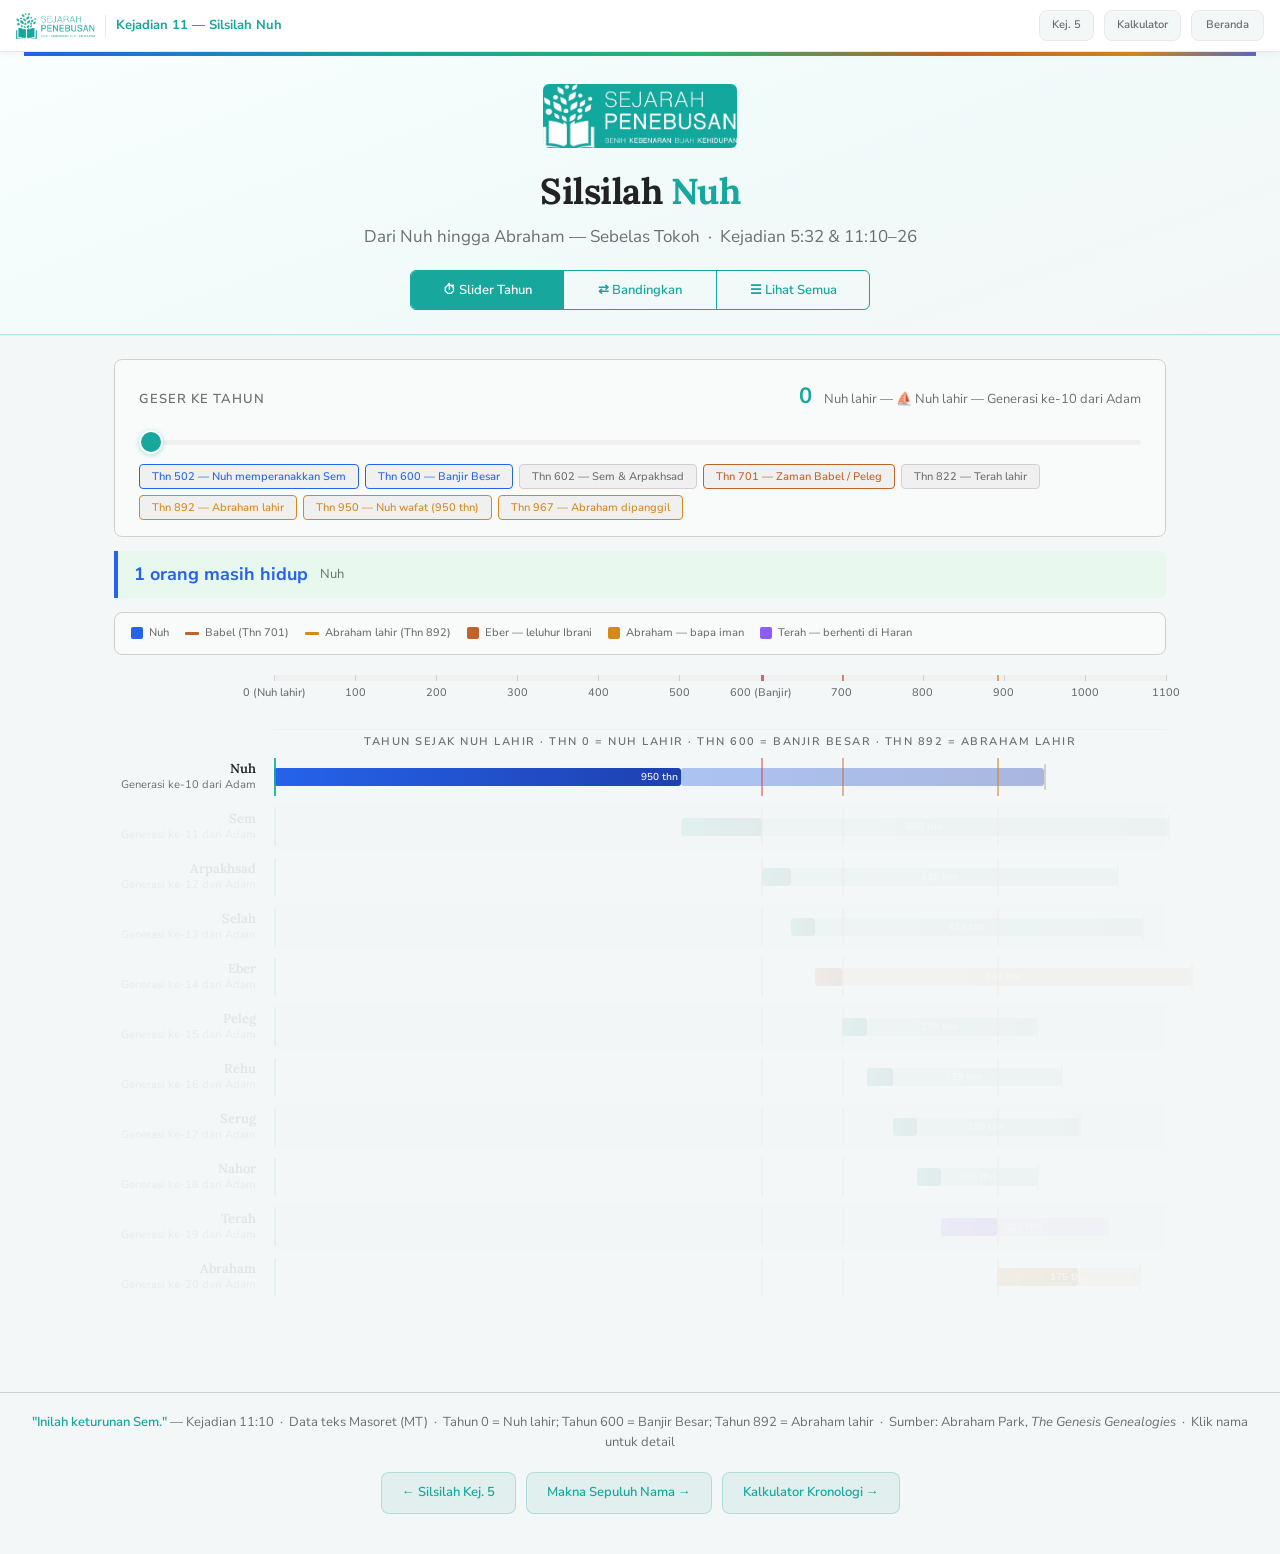
<file: kejadian-11-silsilah-nuh.html>
<!DOCTYPE html>
<html lang="id">
<head>
<meta charset="UTF-8">
<meta name="viewport" content="width=device-width, initial-scale=1.0">
<title>Silsilah Nuh — Kejadian 11</title>

<link rel="preconnect" href="https://fonts.googleapis.com"><link rel="preconnect" href="https://fonts.gstatic.com" crossorigin><link href="https://fonts.googleapis.com/css2?family=Nunito+Sans:ital,opsz,wght@0,6..12,300;0,6..12,400;0,6..12,500;0,6..12,600;0,6..12,700;0,6..12,800;1,6..12,400&family=Lora:ital,wght@0,400;0,600;0,700;1,400&display=swap" rel="stylesheet">
<style>
:root {
  --teal:        #17a79d;
  --teal-dark:   #0d6b63;
  --teal-light:  #e8f8f7;
  --teal-mid:    #b2e4e1;
  --green:       #2bb673;
  --green-light: #e8f8ef;
  --gray:        #6d6e70;
  --gray-light:  #f0f0f0;
  --gray-mid:    #d0d0d0;
  --white:       #ffffff;
  --bg:          #f4f7f7;
  --warm-card:   #f9fbfb;
  --text:        #222222;
  --text-sub:    #6d6e70;
  --flood:       #d94040;
  --flood-bg:    #fff0f0;
  --gold:        #D4891A;
  --gold-light:  #FEF3E2;
  --indigo:      #5C6BC0;
  --indigo-light:#EEF0FB;
  --purple:      #8B5CF6;
  --purple-light:#F3EFFE;
  --compare-a:   #17a79d;
  --compare-b:   #2bb673;
  --alive-color: #2bb673;
  --babel:       #C0622A;
  --babel-light: #FDF0E8;
  --noah-color:  #2563EB;
  --noah-light:  #EFF6FF;
  --stripe:      rgba(23,167,157,0.04);
  --fs-h1: 36px; --fs-h2: 26px; --fs-body: 17px; --fs-small: 13px;
}
* { box-sizing: border-box; margin: 0; padding: 0; }
html,body { overflow-x: hidden; }
html { scroll-behavior: smooth; }
body { background: var(--bg); color: var(--text); font-family: 'Nunito Sans', sans-serif; font-size: var(--fs-body); line-height: 1.5; min-height: 100vh; }

/* HEADER */
header { background: linear-gradient(160deg,#FAFFFE 0%,#F0FBFA 50%,#f4f7f7 100%); border-bottom: 1px solid var(--teal-mid); padding: 52px 24px 24px; text-align: center; position: relative; }
header::before { content:''; display:block; height:4px; background:linear-gradient(90deg,var(--noah-color) 0%,var(--teal) 30%,var(--green) 55%,var(--babel) 75%,var(--gold) 90%,var(--indigo) 100%); margin-bottom:28px; }
.logo-area { display:flex; align-items:center; justify-content:center; margin-bottom:16px; }
.site-logo { height:64px; width:auto; object-fit:contain; border-radius:6px; }
h1 { font-size:var(--fs-h1); font-weight:700; color:var(--text); letter-spacing:-0.5px; margin-bottom:6px; font-family:'Lora', serif; }
h1 span { color:var(--teal); }
.header-sub { font-size:var(--fs-body); color:var(--text-sub); }

/* TABS */
.mode-bar { display:flex; justify-content:center; margin:20px auto 0; max-width:460px; border:1.5px solid var(--teal); border-radius:6px; overflow:hidden; }
.mode-btn { flex:1; padding:10px 14px; background:none; border:none; border-right:1.5px solid var(--teal); color:var(--teal); font-family:'Nunito Sans',sans-serif; font-size:var(--fs-small); font-weight:600; cursor:pointer; transition:background 0.18s,color 0.18s; }
.mode-btn:last-child { border-right:none; }
.mode-btn.active { background:var(--teal); color:var(--white); }
.mode-btn:hover:not(.active) { background:var(--teal-light); }

.dark-toggle { position:absolute; top:16px; right:12px; background:var(--gray-light); border:1px solid var(--gray-mid); border-radius:20px; padding:5px 12px; font-size:16px; cursor:pointer; transition:background 0.2s; line-height:1; min-width:44px; min-height:36px; display:flex; align-items:center; justify-content:center; }
.dark-toggle:hover { background:var(--gray-mid); }

/* CONTAINER */
.container { max-width:1100px; margin:0 auto; padding:0 24px 60px; }
.panel { display:none; }
.panel.active { display:block; }

/* SLIDER CONTROLS */
.slider-controls { background:var(--warm-card); border:1px solid var(--gray-mid); border-radius:8px; padding:20px 24px 16px; margin:24px 0 14px; }
.slider-header { display:flex; align-items:baseline; justify-content:space-between; flex-wrap:wrap; gap:8px; margin-bottom:14px; }
.slider-title { font-size:var(--fs-small); font-weight:600; color:var(--text-sub); text-transform:uppercase; letter-spacing:1px; }
.year-display { font-size:22px; font-weight:700; color:var(--teal); }
.year-display span { font-size:var(--fs-small); color:var(--text-sub); font-weight:400; margin-left:6px; }
input[type=range] { -webkit-appearance:none; width:100%; height:5px; background:var(--gray-light); border-radius:3px; outline:none; cursor:pointer; margin-bottom:2px; }
input[type=range]::-webkit-slider-thumb { -webkit-appearance:none; width:24px; height:24px; border-radius:50%; background:var(--teal); border:2.5px solid var(--white); box-shadow:0 1px 5px rgba(23,167,157,0.35); cursor:pointer; }
.slider-presets { display:flex; gap:6px; flex-wrap:wrap; margin-top:12px; }
.preset-btn { padding:4px 12px; background:var(--gray-light); border:1px solid var(--gray-mid); border-radius:4px; color:var(--text-sub); font-family:'Nunito Sans',sans-serif; font-size:11px; font-weight:500; cursor:pointer; transition:all 0.15s; }
.preset-btn:hover { background:var(--teal-light); color:var(--teal); border-color:var(--teal); }
.preset-btn.babel-preset { border-color:var(--babel); color:var(--babel); }
.preset-btn.babel-preset:hover { background:var(--babel-light); }
.preset-btn.gold-preset { border-color:var(--gold); color:var(--gold); }
.preset-btn.gold-preset:hover { background:var(--gold-light); }
.preset-btn.noah-preset { border-color:var(--noah-color); color:var(--noah-color); }
.preset-btn.noah-preset:hover { background:var(--noah-light); }

/* ALIVE BANNER */
.alive-banner { display:flex; align-items:center; gap:12px; background:var(--green-light); border-left:4px solid var(--alive-color); padding:10px 16px; border-radius:0 6px 6px 0; margin-bottom:12px; flex-wrap:wrap; transition:border-color 0.3s,background 0.3s; }
.alive-count { font-size:18px; font-weight:700; color:var(--alive-color); white-space:nowrap; transition:color 0.3s; }
.alive-names { font-size:var(--fs-small); color:var(--text-sub); }

/* INSIGHT BOX */
.insight-box { background:var(--warm-card); border:1px solid var(--gray-mid); border-radius:8px; padding:14px 18px; margin-bottom:12px; font-size:var(--fs-small); color:var(--text-sub); line-height:1.7; display:none; }
.insight-box.visible { display:block; }
.insight-box strong { color:var(--teal); }
.insight-box.insight-gold strong { color:var(--gold); }
.insight-box.insight-babel strong { color:var(--babel); }
.insight-box.insight-noah strong { color:var(--noah-color); }

/* TIMELINE */
.tl-wrap { display:grid; grid-template-columns:150px 1fr; gap:4px 10px; margin-top:20px; }
.axis-col { position:relative; }
.axis-bar { height:6px; background:var(--gray-light); border-radius:3px; position:relative; overflow:visible; }
.axis-tick { position:absolute; top:0; bottom:0; width:1px; background:var(--gray-mid); }
.axis-tick-label { position:absolute; top:10px; transform:translateX(-50%); font-size:11px; font-weight:500; color:var(--text-sub); white-space:nowrap; }
.axis-title { display:block; font-size:11px; font-weight:600; color:var(--text-sub); text-align:center; text-transform:uppercase; letter-spacing:1.5px; margin-top:28px; padding-top:4px; border-top:1px solid var(--gray-light); }

/* PERSON ROWS */
.person-name-cell { text-align:right; padding-right:8px; cursor:pointer; display:flex; flex-direction:column; align-items:flex-end; justify-content:center; height:46px; min-height:44px; transition:opacity 0.25s; }
.pname { font-size:13px; font-weight:600; color:var(--text); line-height:1.2; transition:color 0.2s; font-family:'Lora', serif; }
.pname:hover { color:var(--teal); }
.pgen { font-size:11px; font-weight:400; color:var(--text-sub); }
.bar-cell { position:relative; height:46px; cursor:pointer; transition:opacity 0.25s; overflow:visible; }
.bar-cell.stripe-row { background:var(--stripe); border-radius:2px; }
.bar-before, .bar-after { position:absolute; top:14px; height:18px; border-radius:3px; transition:filter 0.18s; }
.bar-after { opacity:0.35; }
.bar-cell:hover .bar-before { filter:brightness(1.15) saturate(1.1); }
.bar-cell:hover .bar-after  { filter:brightness(1.15) saturate(1.1); }
.bar-death { position:absolute; top:10px; bottom:10px; width:2px; background:var(--gray-mid); border-radius:1px; }
.bar-age { position:absolute; top:14px; height:18px; display:flex; align-items:center; font-size:10px; font-weight:600; pointer-events:none; white-space:nowrap; z-index:3; }
.bar-age-inside { color:rgba(255,255,255,0.92); padding:0 4px; overflow:hidden; max-width:100%; }
.bar-age-outside { color:var(--text-sub); padding:0 0 0 5px; }

/* Event lines */
.babel-line-row { position:absolute; top:4px; bottom:4px; width:2px; background:var(--babel); opacity:0.45; pointer-events:none; z-index:4; }
.abr-line-row   { position:absolute; top:4px; bottom:4px; width:2px; background:var(--gold); opacity:0.55; pointer-events:none; z-index:4; }
.cursor-line    { position:absolute; top:4px; bottom:4px; width:2px; background:var(--teal); opacity:0.85; pointer-events:none; z-index:5; }

/* LEGEND */
.legend { display:flex; gap:16px; flex-wrap:wrap; align-items:center; padding:12px 16px; background:var(--warm-card); border:1px solid var(--gray-mid); border-radius:8px; margin:14px 0 0; font-size:11px; color:var(--text-sub); }
.leg-item { display:flex; align-items:center; gap:6px; font-weight:500; }
.leg-dot  { width:12px; height:12px; border-radius:2px; flex-shrink:0; }
.leg-line { width:14px; height:3px; border-radius:1px; flex-shrink:0; }

/* COMPARE */
.compare-instructions { text-align:center; padding:16px 20px; font-size:var(--fs-body); color:var(--text-sub); }
.compare-slots { display:grid; grid-template-columns:1fr auto 1fr; gap:12px; align-items:center; margin:14px 0 18px; }
.compare-slot { background:var(--warm-card); border:1.5px dashed var(--gray-mid); border-radius:8px; padding:14px; text-align:center; min-height:72px; display:flex; flex-direction:column; align-items:center; justify-content:center; }
.compare-slot.filled-a { border:1.5px solid var(--compare-a); }
.compare-slot.filled-b { border:1.5px solid var(--compare-b); }
.slot-label { font-size:11px; font-weight:600; letter-spacing:1.5px; color:var(--text-sub); text-transform:uppercase; margin-bottom:4px; }
.slot-name  { font-size:18px; font-weight:700; color:var(--text); }
.slot-empty { font-size:var(--fs-small); color:var(--gray-mid); }
.compare-vs { font-size:16px; font-weight:700; color:var(--text-sub); text-align:center; }
.compare-result { background:var(--warm-card); border:1px solid var(--gray-mid); border-radius:8px; padding:20px 24px; margin-bottom:20px; display:none; animation:fadeIn 0.25s ease; }
.compare-result.visible { display:block; }
@keyframes fadeIn { from{opacity:0;transform:translateY(5px);}to{opacity:1;} }
.result-headline { font-size:var(--fs-h2); font-weight:700; color:var(--text); margin-bottom:14px; text-align:center; line-height:1.4; }
.result-headline strong { color:var(--teal); }
.compare-vis { position:relative; height:100px; margin:16px 0; }
.cvis-bar { position:absolute; height:18px; border-radius:3px; }
.cvis-label { position:absolute; font-size:11px; font-weight:600; white-space:nowrap; line-height:1.2; }
.cvis-overlap { position:absolute; border-radius:3px; background:rgba(23,167,157,0.18); border:1.5px dashed rgba(23,167,157,0.5); pointer-events:none; }
.cvis-overlap-label { position:absolute; font-size:10px; font-weight:700; color:var(--white); white-space:nowrap; pointer-events:none; }
.result-stats { display:grid; grid-template-columns:repeat(auto-fit,minmax(120px,1fr)); gap:10px; margin-bottom:12px; }
.rstat { background:var(--bg); border-radius:6px; padding:10px 8px; text-align:center; border:1px solid var(--gray-mid); }
.rstat-val { font-size:22px; font-weight:700; color:var(--teal); display:block; margin-bottom:2px; }
.rstat-val.zero { color:var(--flood); }
.rstat-label { font-size:12px; color:var(--text-sub); font-weight:500; }
.result-insight { font-size:var(--fs-small); color:var(--text-sub); line-height:1.7; padding-top:12px; border-top:1px solid var(--gray-light); }
.compare-list-header { display:flex; justify-content:space-between; align-items:center; margin-bottom:8px; }
.section-label { font-size:11px; font-weight:600; letter-spacing:1.5px; color:var(--text-sub); text-transform:uppercase; }
.clear-btn { background:none; border:1px solid var(--gray-mid); color:var(--text-sub); font-family:'Nunito Sans',sans-serif; font-size:11px; font-weight:600; padding:4px 12px; border-radius:4px; cursor:pointer; transition:all 0.15s; }
.clear-btn:hover { border-color:var(--teal); color:var(--teal); }
.pname.sel-a { color:var(--compare-a) !important; }
.pname.sel-b { color:var(--compare-b) !important; }

/* CARD */
.card-overlay { display:none; position:fixed; inset:0; background:rgba(0,0,0,0.45); z-index:200; align-items:flex-start; justify-content:center; padding:20px; backdrop-filter:blur(3px); overflow-y:auto; }
.card-overlay.open { display:flex; }
.card { background:var(--warm-card); border-radius:12px; max-width:460px; width:100%; padding:0 0 28px; position:relative; overflow:hidden; box-shadow:0 8px 48px rgba(0,0,0,0.14),0 2px 8px rgba(0,0,0,0.06); animation:cardIn 0.22s ease; }
@keyframes cardIn { from{opacity:0;transform:scale(0.95) translateY(8px);}to{opacity:1;transform:none;} }
.card-top-bar { height:5px; width:100%; margin-bottom:24px; }
.card-inner { padding:0 26px; }
.card-close { position:absolute; top:18px; right:16px; background:rgba(255,255,255,0.85); border:none; width:36px; height:36px; border-radius:50%; color:var(--text-sub); font-size:16px; cursor:pointer; display:flex; align-items:center; justify-content:center; transition:background 0.15s; z-index:10; }
.card-close:hover { background:var(--gray-light); }
.card-chip { display:inline-block; padding:3px 10px; border-radius:12px; background:var(--teal-light); color:var(--teal); font-size:11px; font-weight:600; margin-bottom:8px; }
.card-chip.chip-gold   { background:var(--gold-light);   color:var(--gold); }
.card-chip.chip-indigo { background:var(--indigo-light); color:var(--indigo); }
.card-chip.chip-green  { background:var(--green-light);  color:var(--green); }
.card-chip.chip-purple { background:var(--purple-light); color:var(--purple); }
.card-chip.chip-babel  { background:var(--babel-light);  color:var(--babel); }
.card-chip.chip-noah   { background:var(--noah-light);   color:var(--noah-color); }
.card-name    { font-size:28px; font-weight:700; color:var(--text); margin-bottom:2px; font-family:'Lora', serif; }
.card-meaning { font-size:var(--fs-small); color:var(--text-sub); margin-bottom:4px; font-style:italic; }
.card-ref     { font-size:11px; font-weight:600; color:var(--teal); margin-bottom:16px; }
.card-stats   { display:grid; grid-template-columns:repeat(3,1fr); gap:8px; margin-bottom:16px; }
.stat { background:var(--bg); border-radius:6px; padding:10px 6px; text-align:center; border:1px solid var(--gray-light); }
.stat-val   { font-size:18px; font-weight:700; color:var(--teal); display:block; margin-bottom:2px; }
.stat-label { font-size:11px; color:var(--text-sub); font-weight:500; }
.card-div   { height:1px; background:var(--gray-light); margin:12px 0; }
.card-notes { font-size:var(--fs-small); line-height:1.75; color:var(--text-sub); }
.card-notes p { margin-bottom:8px; }
.card-notes .highlight { background:var(--teal-light); color:var(--teal-dark); padding:8px 12px; border-radius:6px; border-left:3px solid var(--teal); font-style:normal; margin:8px 0; }
.card-notes .highlight-gold  { background:var(--gold-light); color:#7a4a0a; padding:8px 12px; border-radius:6px; border-left:3px solid var(--gold); margin:8px 0; }
.card-notes .highlight-babel { background:var(--babel-light); color:#7a3010; padding:8px 12px; border-radius:6px; border-left:3px solid var(--babel); margin:8px 0; }
.card-notes .highlight-noah  { background:var(--noah-light); color:#1e3a8a; padding:8px 12px; border-radius:6px; border-left:3px solid var(--noah-color); margin:8px 0; }
.card-tag { display:inline-flex; align-items:center; gap:4px; margin-top:10px; margin-right:6px; padding:4px 10px; border-radius:12px; font-size:11px; font-weight:600; }
.tag-abr    { background:var(--gold-light);   color:var(--gold); }
.tag-eber   { background:var(--teal-light);   color:var(--teal); }
.tag-babel  { background:var(--babel-light);  color:var(--babel); }
.tag-oldest { background:var(--indigo-light); color:var(--indigo); }
.tag-terah  { background:var(--purple-light); color:var(--purple); }
.tag-noah   { background:var(--noah-light);   color:var(--noah-color); }

/* FOOTER */
.footer-note { text-align:center; padding:20px; font-size:var(--fs-small); color:var(--text-sub); border-top:1px solid var(--gray-mid); margin-top:32px; }
.footer-note span { color:var(--teal); font-weight:600; }

/* DARK MODE */
body.dark {
  --bg:#0F1117; --warm-card:#1A1D27; --white:#1A1D27; --text:#E8EAF0; --text-sub:#8B90A0;
  --gray-light:#252837; --gray-mid:#363A50; --teal-light:#0D2E2C; --teal-mid:#1A4A48;
  --green-light:#0D2A1E; --gold-light:#2A1E08; --indigo-light:#161C38; --purple-light:#1E1530;
  --babel-light:#2A1508; --noah-light:#0D1B38; --stripe:rgba(255,255,255,0.022); --flood-bg:#2A1010;
  background:var(--bg); color:var(--text);
}
body.dark header { background:linear-gradient(160deg,#0D1520 0%,#0D1F1E 50%,#15120E 100%); border-bottom-color:#2A3A38; }
body.dark header::before { opacity:0.7; }
body.dark .site-logo { opacity:0.92; }
body.dark .slider-controls,body.dark .compare-result,body.dark .card,body.dark .legend,body.dark .insight-box { background:var(--warm-card); border-color:var(--gray-mid); }
body.dark .stat,body.dark .rstat { background:#12151E; border-color:var(--gray-mid); }
body.dark .compare-slot { background:#12151E; border-color:var(--gray-mid); }
body.dark .mode-btn { color:var(--teal); }
body.dark .mode-btn.active { background:var(--teal); color:#0F1117; }
body.dark .mode-btn:hover:not(.active) { background:var(--teal-light); }
body.dark .preset-btn { background:#1A1D27; border-color:var(--gray-mid); color:var(--text-sub); }
body.dark .preset-btn:hover { background:var(--teal-light); color:var(--teal); border-color:var(--teal); }
body.dark .preset-btn.babel-preset { border-color:#7A3010; color:#E07040; }
body.dark .preset-btn.gold-preset  { border-color:#7A4A0A; color:#D4891A; }
body.dark .preset-btn.noah-preset  { border-color:#1e3a8a; color:#60A5FA; }
body.dark .alive-banner { background:#0D2A1E; }
body.dark .axis-bar { background:#252837; }
body.dark .bar-cell.stripe-row { background:rgba(255,255,255,0.022); }
body.dark input[type=range] { background:#252837; }
body.dark .card-overlay { background:rgba(0,0,0,0.82); }
body.dark .card-close { background:#252837; color:var(--text-sub); width:36px; height:36px; }
body.dark .card-close:hover { background:var(--gray-mid); }
body.dark .dark-toggle { background:#252837; border-color:var(--gray-mid); }
body.dark .footer-note { border-top-color:var(--gray-mid); }
body.dark .axis-tick { background:var(--gray-mid); }
body.dark .axis-title,.dark .axis-tick-label { color:var(--text-sub); }
body.dark .bar-death { background:#363A50; }
body.dark .result-insight { color:#B0B8C8; border-top-color:var(--gray-mid); }
body.dark .card-notes { color:#B0B8C8; }
body.dark .card-div { background:var(--gray-mid); }
body.dark .card-notes .highlight      { background:#0D2E2C; color:#7deae4; }
body.dark .card-notes .highlight-gold { background:#2A1E08; color:#F5C878; }
body.dark .card-notes .highlight-babel{ background:#2A1508; color:#E07040; }
body.dark .card-notes .highlight-noah { background:#0D1B38; color:#93C5FD; }
body.dark ::-webkit-scrollbar { width:8px; }
body.dark ::-webkit-scrollbar-track { background:#0F1117; }
body.dark ::-webkit-scrollbar-thumb { background:#363A50; border-radius:4px; }
body.dark ::-webkit-scrollbar-thumb:hover { background:var(--teal); }

@media(max-width:640px){
  :root{--fs-h1:24px;--fs-h2:18px;--fs-body:15px;}
  .tl-wrap{grid-template-columns:72px 1fr;}
  .pname{font-size:11px;}
  .pgen{font-size:10px;}
  .compare-slots{grid-template-columns:1fr;}
  .compare-vs{display:none;}
  .card-inner{padding:0 14px;}
  .card-stats{grid-template-columns:1fr 1fr;}
  .card-name{font-size:22px;}
  .card { margin: auto 0; }
  /* Bigger touch targets for preset buttons */
  .preset-btn{padding:8px 12px;font-size:12px;min-height:44px;}
  .mode-btn{padding:12px 10px;font-size:12px;min-height:44px;}
  .clear-btn{padding:8px 14px;font-size:12px;min-height:44px;}
  .dark-toggle{padding:8px 14px;font-size:14px;min-height:44px;}
  /* Legend wraps nicely */
  .legend{gap:10px;padding:10px 12px;font-size:12px;}
  .leg-item{font-size:12px;}
  /* Slider controls */
  .slider-controls{padding:16px 14px 14px;}
  .year-display{font-size:18px;}
  /* Alive banner */
  .alive-banner{padding:8px 12px;}
  .alive-count{font-size:15px;}
  .alive-names{font-size:12px;}
  /* Insight box */
  .insight-box{font-size:12px;padding:10px 14px;}
  /* Header */
  .header-sub{font-size:13px;}
  .site-logo{height:52px;}
  /* Compare */
  .slot-name{font-size:15px;}
  .result-headline{font-size:16px;}
  .rstat-val{font-size:18px;}
  /* Footer */
  .footer-note{font-size:12px;padding:14px 12px;}
}
@media(max-width:400px){
  .tl-wrap{grid-template-columns:60px 1fr;}
  .pname{font-size:10px;}
  .preset-btn{font-size:11px;padding:7px 8px;}
}

/* Axis label mobile control */
.axis-tick-label { font-size:11px; }
@media(max-width:640px){
  .axis-tick-label { font-size:10px; }
  .axis-tick-label.hide-mobile { display:none; }
}
@media(max-width:400px){
  .axis-tick-label.hide-mobile-sm { display:none; }
}

@media(max-width:640px){
  .bar-age-inside { font-size:9px; }
  .bar-age-outside { font-size:10px; }
  .bar-age.hide-tiny { display:none; }
}
</style>
</head>
<body>
<!-- UNIFIED NAV -->
<nav style="position:fixed;top:0;left:0;right:0;z-index:1000;height:52px;background:#fff;border-bottom:1px solid #e8e9ea;display:flex;align-items:center;padding:0 16px;box-shadow:0 1px 8px rgba(0,0,0,.05);gap:10px;font-family:'Nunito Sans',-apple-system,sans-serif;overflow-x:auto">
  <img src="Logo_Sejarah_Penebusan-03.png" alt="SP" style="height:26px;width:auto;flex-shrink:0" onerror="this.style.display='none'">
  <div style="width:1px;height:22px;background:#e8e9ea;flex-shrink:0"></div>
  <span style="font-size:13px;font-weight:700;color:#17a79d;white-space:nowrap;overflow:hidden;text-overflow:ellipsis;flex:1">Kejadian 11 — Silsilah Nuh</span>
  <a href="kejadian-5-silsilah-adam.html" style="font-size:11px;font-weight:600;color:#6d6e70;background:#f4f7f7;border:1px solid #e8e9ea;padding:6px 12px;border-radius:8px;text-decoration:none;white-space:nowrap;transition:all .2s;flex-shrink:0">Kej. 5</a>
  <a href="kalkulator-kronologi.html" style="font-size:11px;font-weight:600;color:#6d6e70;background:#f4f7f7;border:1px solid #e8e9ea;padding:6px 12px;border-radius:8px;text-decoration:none;white-space:nowrap;transition:all .2s;flex-shrink:0">Kalkulator</a>
  <a href="index.html" style="font-size:11px;font-weight:600;color:#6d6e70;background:#f4f7f7;border:1px solid #e8e9ea;padding:6px 14px;border-radius:8px;text-decoration:none;white-space:nowrap;transition:all .2s;flex-shrink:0">Beranda</a>
</nav>


<header>
  <div class="logo-area">
    <img src="[data-uri]" alt="Sejarah Penebusan" class="site-logo">
  </div>
  <h1>Silsilah <span>Nuh</span></h1>
  <div class="header-sub">Dari Nuh hingga Abraham — Sebelas Tokoh &nbsp;·&nbsp; Kejadian 5:32 &amp; 11:10–26</div>
  <div class="mode-bar">
    <button class="mode-btn active" onclick="setMode('slider')" aria-label="Mode slider tahun">⏱ Slider Tahun</button>
    <button class="mode-btn" onclick="setMode('compare')" aria-label="Mode bandingkan tokoh">⇄ Bandingkan</button>
    <button class="mode-btn" onclick="setMode('all')" aria-label="Lihat semua tokoh">☰ Lihat Semua</button>
  </div>
  <button class="dark-toggle" id="darkToggle" onclick="toggleDark()" aria-label="Toggle mode gelap"><span id="darkIcon">🌙</span></button>
</header>

<div class="container">

  <!-- SLIDER PANEL -->
  <div class="panel active" id="panel-slider">
    <div class="slider-controls">
      <div class="slider-header">
        <div class="slider-title">Geser ke Tahun</div>
        <div class="year-display" id="yearDisplay">0 <span>tahun — Nuh lahir</span></div>
      </div>
      <input type="range" id="yearSlider" min="0" max="1100" value="0" step="1" oninput="updateSlider(this.value)">
      <div class="slider-presets">
        <button class="preset-btn noah-preset" onclick="setYear(502)">Thn 502 — Nuh memperanakkan Sem</button>
        <button class="preset-btn noah-preset" onclick="setYear(600)">Thn 600 — Banjir Besar</button>
        <button class="preset-btn" onclick="setYear(602)">Thn 602 — Sem &amp; Arpakhsad</button>
        <button class="preset-btn babel-preset" onclick="setYear(701)">Thn 701 — Zaman Babel / Peleg</button>
        <button class="preset-btn" onclick="setYear(822)">Thn 822 — Terah lahir</button>
        <button class="preset-btn gold-preset" onclick="setYear(892)">Thn 892 — Abraham lahir</button>
        <button class="preset-btn gold-preset" onclick="setYear(950)">Thn 950 — Nuh wafat (950 thn)</button>
        <button class="preset-btn gold-preset" onclick="setYear(967)">Thn 967 — Abraham dipanggil</button>
      </div>
    </div>
    <div class="alive-banner" id="aliveBanner">
      <div class="alive-count" id="aliveCount">—</div>
      <div class="alive-names" id="aliveNames">—</div>
    </div>
    <div class="insight-box" id="insightBox"></div>
    <div class="legend">
      <div class="leg-item"><div class="leg-dot" style="background:var(--noah-color)"></div> Nuh</div>
      <div class="leg-item"><div class="leg-line" style="background:var(--babel)"></div> Babel (Thn 701)</div>
      <div class="leg-item"><div class="leg-line" style="background:var(--gold)"></div> Abraham lahir (Thn 892)</div>
      <div class="leg-item"><div class="leg-dot" style="background:var(--babel)"></div> Eber — leluhur Ibrani</div>
      <div class="leg-item"><div class="leg-dot" style="background:var(--gold)"></div> Abraham — bapa iman</div>
      <div class="leg-item"><div class="leg-dot" style="background:var(--purple)"></div> Terah — berhenti di Haran</div>
    </div>
    <div class="tl-wrap" id="tlWrapSlider"></div>
  </div>

  <!-- COMPARE PANEL -->
  <div class="panel" id="panel-compare">
    <div class="compare-instructions">Pilih dua tokoh dari daftar di bawah untuk melihat seberapa lama kehidupan mereka bertumpang-tindih.</div>
    <div class="compare-slots">
      <div class="compare-slot" id="slotA">
        <div class="slot-label">Tokoh Pertama</div>
        <div class="slot-empty" id="slotA-e">Klik nama di bawah</div>
        <div class="slot-name" id="slotA-n" style="display:none"></div>
      </div>
      <div class="compare-vs">vs</div>
      <div class="compare-slot" id="slotB">
        <div class="slot-label">Tokoh Kedua</div>
        <div class="slot-empty" id="slotB-e">Klik nama di bawah</div>
        <div class="slot-name" id="slotB-n" style="display:none"></div>
      </div>
    </div>
    <div class="compare-result" id="compareResult">
      <div class="result-headline" id="resHL"></div>
      <div class="compare-vis" id="cVis"></div>
      <div class="result-stats" id="resStats"></div>
      <div class="result-insight" id="resInsight"></div>
    </div>
    <div class="compare-list-header">
      <div class="section-label">Pilih dari Daftar</div>
      <button class="clear-btn" onclick="clearCompare()">✕ Hapus Pilihan</button>
    </div>
    <div class="tl-wrap" id="tlWrapCompare"></div>
  </div>

  <!-- ALL PANEL -->
  <div class="panel" id="panel-all">
    <div class="legend" style="margin-top:20px;">
      <div class="leg-item"><div class="leg-dot" style="background:var(--noah-color)"></div> Nuh — jembatan dua zaman</div>
      <div class="leg-item"><div class="leg-line" style="background:var(--babel)"></div> Babel (Thn 701)</div>
      <div class="leg-item"><div class="leg-line" style="background:var(--gold)"></div> Abraham lahir (Thn 892)</div>
      <div class="leg-item"><div class="leg-dot" style="background:var(--babel)"></div> Eber — leluhur Ibrani</div>
      <div class="leg-item"><div class="leg-dot" style="background:var(--gold)"></div> Abraham — bapa iman</div>
    </div>
    <div class="tl-wrap" id="tlWrapAll"></div>
  </div>

</div>

<div class="footer-note">
  <span>"Inilah keturunan Sem."</span> — Kejadian 11:10 &nbsp;·&nbsp;
  Data teks Masoret (MT) &nbsp;·&nbsp;
  Tahun 0 = Nuh lahir; Tahun 600 = Banjir Besar; Tahun 892 = Abraham lahir &nbsp;·&nbsp;
  Sumber: Abraham Park, <em>The Genesis Genealogies</em> &nbsp;·&nbsp;
  Klik nama untuk detail
</div>
<div style="max-width:1100px;margin:0 auto;padding:0 24px 40px;display:flex;gap:10px;justify-content:center;flex-wrap:wrap">
  <a href="kejadian-5-silsilah-adam.html" style="font-family:'Nunito Sans',sans-serif;font-size:13px;font-weight:600;color:#17a79d;background:rgba(23,167,157,0.08);border:1.5px solid rgba(23,167,157,0.25);padding:10px 20px;border-radius:8px;text-decoration:none">← Silsilah Kej. 5</a>
  <a href="names-as-prophecies.html" style="font-family:'Nunito Sans',sans-serif;font-size:13px;font-weight:600;color:#17a79d;background:rgba(23,167,157,0.08);border:1.5px solid rgba(23,167,157,0.25);padding:10px 20px;border-radius:8px;text-decoration:none">Makna Sepuluh Nama →</a>
  <a href="kalkulator-kronologi.html" style="font-family:'Nunito Sans',sans-serif;font-size:13px;font-weight:600;color:#17a79d;background:rgba(23,167,157,0.08);border:1.5px solid rgba(23,167,157,0.25);padding:10px 20px;border-radius:8px;text-decoration:none">Kalkulator Kronologi →</a>
</div>

<!-- Card -->
<div class="card-overlay" id="overlay" onclick="maybeClose(event)">
  <div class="card">
    <div class="card-top-bar" id="cTopBar"></div>
    <div class="card-inner">
      <button class="card-close" onclick="closeCard()" aria-label="Tutup">✕</button>
      <div class="card-chip" id="cGen"></div>
      <div class="card-name" id="cName"></div>
      <div class="card-meaning" id="cMeaning"></div>
      <div class="card-ref"  id="cRef"></div>
      <div class="card-stats">
        <div class="stat"><span class="stat-val" id="cBorn"></span><span class="stat-label">Tahun Lahir</span></div>
        <div class="stat"><span class="stat-val" id="cSon"></span><span class="stat-label">Umur — Anak Lahir</span></div>
        <div class="stat"><span class="stat-val" id="cTotal"></span><span class="stat-label">Total Umur</span></div>
      </div>
      <div class="card-div"></div>
      <div class="card-notes" id="cNotes"></div>
      <div id="cTags"></div>
    </div>
  </div>
</div>

<script>
// ═══════════════════════════════════════════════
// DATA — born = Tahun Nuh (TN)
// Nuh lahir = Tahun 0
// Banjir = Tahun 600
// Abraham lahir = Tahun 892
// ═══════════════════════════════════════════════
const PEOPLE = [
  {
    name:"Nuh", gen:"Generasi ke-10 dari Adam", meaning:"Istirahat / Penghiburan",
    ref:"Kejadian 5:32; 6–9; 9:29", born:0, son:502, total:950,
    color:"#2563EB", colorTo:"#1e40af",
    notes:[
      "<p>Nama Nuh berasal dari kata Ibrani <em>nuah</em> — \"beristirahat\", \"tenang\", \"penghiburan\". Lamekh memberi nama ini sebagai ungkapan iman: <em>\"Inilah yang akan memberi kita penghiburan dari pekerjaan kita\"</em> (Kej 5:29).</p>",
      "<p class='highlight-noah'>⚡ <strong>Fakta menakjubkan:</strong> Abraham lahir (Thn 892) ketika Nuh berumur <strong>892 tahun</strong> — mereka hidup bersamaan selama 58 tahun! Nuh wafat pada Thn 950, saat Abraham berumur 58 tahun.</p>",
      "<p>Setelah banjir, Allah membuat <strong>perjanjian pelangi</strong> dengan Nuh sebagai nenek moyang kedua umat manusia (Kej 9:8–17). Nuh hidup 350 tahun setelah banjir dan meninggal pada umur 950 tahun.</p>",
      "<p class='highlight-noah'><strong>Apa yang Pdt. Park lihat:</strong> Nuh adalah <em>tipe (bayangan)</em> Yesus Kristus — ia mempersiapkan bahtera dan menyelamatkan keluarganya dari hukuman Allah, seperti Kristus yang menyelamatkan umat-Nya. Nama Nuh juga mengandung makna Sabat — istirahat sejati. Pdt. Park berpendapat bahwa pembangunan bahtera memakan waktu sekitar <strong>70–80 tahun</strong>, bukan 120 tahun seperti sering dipercaya (interpretasi Pdt. Park, lihat Excursus 3 di buku).</p>"
    ],
    tags:["noah"]
  },
  {
    name:"Sem", gen:"Generasi ke-11 dari Adam", meaning:"Nama / Kehormatan / Ketenaran",
    ref:"Kejadian 11:10–11; 9:26", born:502, son:100, total:600,
    color:"#17a79d", colorTo:"#0d6b63",
    notes:[
      "<p>Sem lahir 98 tahun <em>sebelum</em> banjir (Nuh berumur 502 tahun). Saat banjir (Thn 600), Sem berumur 98 tahun. Dua tahun setelah banjir (Thn 602) Sem memperanakkan Arpakhsad.</p>",
      "<p>Sem menunjukkan hormat kepada ayahnya (Nuh) saat Ham mempermalukannya. Tindakan Sem yang berjalan mundur untuk menutupi Nuh mencerminkan kedalaman iman dan hormatnya (Kej 9:23).</p>",
      "<p class='highlight'>⚡ <strong>Fakta luar biasa:</strong> Sem hidup 600 tahun — ia masih hidup ketika Abraham berumur <strong>150 tahun</strong>! Sem adalah jembatan hidup antara zaman Nuh dan zaman Abraham.</p>",
      "<p>Allah Sem → Allah Eber → Allah Abraham: inilah alur pewarisan iman sepanjang silsilah ini (Kej 9:26; 10:21; Kel 3:6).</p>",
      "<p class='highlight'><strong>Apa yang Pdt. Park lihat:</strong> Nama Sem berarti \"kehormatan\" dan \"ketenaran\" — bukan untuk kemuliaan diri sendiri, melainkan untuk memuliakan nama Allah. Nuh bernubuat: <em>\"Terpujilah TUHAN, Allah Sem\"</em> (Kej 9:26). Inilah satu-satunya kasus di mana Allah disebut sebagai Allah seseorang dalam Kejadian pra-Abraham.</p>"
    ],
    tags:["oldest"]
  },
  {
    name:"Arpakhsad", gen:"Generasi ke-12 dari Adam", meaning:"Batas / Perbatasan",
    ref:"Kejadian 11:12–13", born:602, son:35, total:438,
    color:"#17a79d", colorTo:"#0d6b63",
    notes:[
      "<p>Arpakhsad adalah anak ketiga Sem — bukan anak pertama maupun kedua. Anak pertama (Elam) menjadi nenek moyang bangsa Elam; anak kedua (Asur) menjadi nenek moyang bangsa Asyur. Allah memilih anak ketiga untuk meneruskan garis penebusan.</p>",
      "<p>Umur 438 tahun — sudah jauh lebih pendek dari nenek moyang pra-banjir (rata-rata 912 tahun). Ini adalah tanda awal bahwa kondisi dunia dan manusia berubah setelah banjir.</p>",
      "<p class='highlight'><strong>Apa yang Pdt. Park lihat:</strong> Sem menamai anaknya Arpakhsad dengan harapan bahwa berkat dan batas rohani akan diteruskan kepada generasi berikutnya. Nama \"perbatasan\" mencerminkan doa Sem agar iman terjaga dalam batas yang kudus.</p>"
    ],
    tags:[]
  },
  {
    name:"Selah", gen:"Generasi ke-13 dari Adam", meaning:"Mengutus / Ranting muda",
    ref:"Kejadian 11:14–15", born:637, son:30, total:433,
    color:"#17a79d", colorTo:"#0d6b63",
    notes:[
      "<p>Nama Selah berasal dari kata Ibrani yang berarti \"mengutus\", \"mengirim ke luar\", atau \"tunas muda\".</p>",
      "<p>Umur 433 tahun — hampir sama dengan Arpakhsad, menunjukkan pola penurunan yang masih gradual pada generasi ini.</p>",
      "<p class='highlight'><strong>Apa yang Pdt. Park lihat:</strong> Arpakhsad memberi nama ini dengan harapan bahwa keturunan yang beriman akan dikirim ke seluruh penjuru bumi. Jika Arpakhsad menegakkan batas iman, maka Selah mengembangkan dan mengirim iman itu ke luar — seperti tunas yang tumbuh menjadi pohon besar. Ini sesuai perintah Allah setelah banjir: <em>\"Beranak-cuculah dan penuhi bumi\"</em> (Kej 9:1).</p>"
    ],
    tags:[]
  },
  {
    name:"Eber", gen:"Generasi ke-14 dari Adam", meaning:"Menyeberang / Melintas (sungai)",
    ref:"Kejadian 11:16–17; 10:21", born:667, son:34, total:464,
    color:"#C0622A", colorTo:"#8B3A1A",
    notes:[
      "<p>Nama Eber berasal dari kata Ibrani <em>abar</em> — \"menyeberangi sungai\". Dari nama inilah kata <strong>Ibrani</strong> (Hebrew) berasal — semua keturunan Eber disebut orang Ibrani. Abraham sendiri disebut \"Abram orang Ibrani\" (Kej 14:13).</p>",
      "<p class='highlight-babel'>⚡ <strong>Anomali umur:</strong> Eber hidup 464 tahun — <em>lebih panjang</em> dari ayah dan kakeknya! Ini menyimpang dari pola penurunan umur yang konsisten di seluruh silsilah.</p>",
      "<p>\"Allah Sem\" (Kej 9:26) → \"Allah anak-anak Eber\" (Kej 10:21) → \"Allah Abraham\" (Kel 3:6). Garis penebusan mengalir melalui Eber.</p>",
      "<p class='highlight'><strong>Apa yang Pdt. Park lihat:</strong> Eber menyeberangi Sungai Efrat dari Mesopotamia menuju Haran dan mendirikan kota Ebla sebagai benteng iman ortodoks, saat Menara Babel sedang dibangun. Pdt. Park melihat anomali umur Eber sebagai berkat karena ia <em>memisahkan diri dari dosa Babel</em>: \"Umur orang fasik akan diperpendek\" (Ams 10:27), dan sebaliknya Eber yang menjauh mendapat perpanjangan umur.</p>"
    ],
    tags:["eber"]
  },
  {
    name:"Peleg", gen:"Generasi ke-15 dari Adam", meaning:"Terbagi / Kanal",
    ref:"Kejadian 11:18–19; 10:25", born:701, son:30, total:239,
    color:"#17a79d", colorTo:"#0d6b63",
    notes:[
      "<p><em>\"Sebab pada zamannya bumi terbagi\"</em> (Kej 10:25) — merujuk pada peristiwa Menara Babel dan kebingungan bahasa. Nama Peleg yang berarti \"terbagi\" menandai bahwa Babel terjadi tepat saat Peleg lahir (Thn 701).</p>",
      "<p class='highlight-babel'>⚡ <strong>Penurunan drastis:</strong> 464 → 239 tahun — turun hampir 50% dalam satu generasi! Bandingkan dengan Eber (ayahnya) yang hidup 464 tahun.</p>",
      "<p>Fakta: Peleg dan Abraham hidup bersamaan selama <strong>48 tahun</strong>.</p>",
      "<p class='highlight-babel'><strong>Apa yang Pdt. Park lihat:</strong> Eber memberi nama Peleg dengan harapan anaknya akan hidup kudus dan terpisah dari dunia berdosa. Namun Pdt. Park berpendapat bahwa Peleg ikut serta dalam pembangunan Menara Babel bersama keturunan Ham. Akibatnya, umurnya <em>terpotong setengah</em> — hukuman langsung atas dosa Babel. Mazmur 55:23: <em>\"Orang-orang berdarah dan penipu tidak akan sampai pada setengah umur mereka.\"</em></p>"
    ],
    tags:["babel"]
  },
  {
    name:"Rehu", gen:"Generasi ke-16 dari Adam", meaning:"Teman / Gembala / Padang rumput",
    ref:"Kejadian 11:20–21", born:731, son:32, total:239,
    color:"#17a79d", colorTo:"#0d6b63",
    notes:[
      "<p>Nama Rehu berasal dari kata yang berarti \"padang penggembalaan\", \"teman\", atau \"bergaul bersama\".</p>",
      "<p>Umurnya sama persis dengan Peleg: 239 tahun — pola yang berlanjut. Abraham mendapat gelar \"sahabat Allah\" (2 Taw 20:7; Yak 2:23).</p>",
      "<p class='highlight'><strong>Apa yang Pdt. Park lihat:</strong> Setelah bahasa dikacaukan di Babel, orang-orang membentuk komunitas baru berdasarkan kesamaan bahasa. Pdt. Park berpendapat bahwa Rehu memprioritaskan persahabatan dan hubungan manusiawi di atas hubungan dengan Allah — peringatan bahwa persahabatan di luar Allah bisa menjadi jerat.</p>"
    ],
    tags:[]
  },
  {
    name:"Serug", gen:"Generasi ke-17 dari Adam", meaning:"Sulur anggur / Kekuatan / Busur",
    ref:"Kejadian 11:22–23", born:763, son:30, total:230,
    color:"#17a79d", colorTo:"#0d6b63",
    notes:[
      "<p>Nama Serug berasal dari kata yang berarti \"sulur yang saling melilit\" dan \"busur panah\" — simbol kekuatan manusiawi dan militer.</p>",
      "<p>Umur 230 tahun — terus menurun, mencerminkan kemerosotan yang berkelanjutan setelah generasi Eber.</p>",
      "<p class='highlight-babel'><strong>Apa yang Pdt. Park lihat:</strong> Pdt. Park berpendapat bahwa Serug mengandalkan kekuatan sendiri (busur dan panah) alih-alih Allah — dosa kesombongan yang sama dengan Nimrod. Mazmur 44:6: <em>\"Sebab bukan pada panahku aku percaya.\"</em></p>"
    ],
    tags:[]
  },
  {
    name:"Nahor", gen:"Generasi ke-18 dari Adam", meaning:"Mendengus / Terengah-engah",
    ref:"Kejadian 11:24–25", born:793, son:29, total:148,
    color:"#17a79d", colorTo:"#0d6b63",
    notes:[
      "<p>Nama Nahor berarti \"mendengus\", \"terengah-engah\", dan \"membara\". Nahor adalah kakek Abraham.</p>",
      "<p>Nahor wafat hanya setahun setelah Peleg. Abraham berumur <strong>49 tahun</strong> ketika Nahor wafat. Umur 148 tahun — terpendek dalam silsilah ini.</p>",
      "<p class='highlight-babel'><strong>Apa yang Pdt. Park lihat:</strong> Pdt. Park melihat Nahor sebagai seseorang dengan ambisi duniawi yang besar — mengejar kekayaan dan kesuksesan, terengah-engah sepanjang hidupnya. Lukas 12:20: <em>\"Hai orang bodoh, malam ini juga jiwamu akan diambil.\"</em> Dua kematian berturut-turut (Peleg dan Nahor) yang disaksikan Abraham diduga menjadi faktor yang mendorong Abraham merespons panggilan Allah.</p>"
    ],
    tags:[]
  },
  {
    name:"Terah", gen:"Generasi ke-19 dari Adam", meaning:"Tinggal / Menunda / Terlambat",
    ref:"Kejadian 11:26–32", born:822, son:70, total:205,
    color:"#8B5CF6", colorTo:"#6D3FD8",
    notes:[
      "<p>Nama Terah berarti \"tinggal\", \"menunda\", atau \"terlambat\" — dan hidupnya membuktikan arti namanya. Terah adalah ayah Abraham, Nahor, dan Haran. Ia adalah penyembah berhala (Yos 24:2).</p>",
      "<p class='highlight'>⚡ Terah hidup bersamaan dengan Nuh selama <strong>128 tahun</strong> — ia seharusnya memiliki akses langsung kepada iman leluhur. Namun ia tetap memilih penyembahan berhala.</p>",
      "<p>Setelah Terah wafat di Haran pada umur 205 tahun, barulah Allah memanggil Abraham untuk kedua kalinya: <em>\"Pergilah dari negerimu\"</em> (Kej 12:1).</p>",
      "<p class='highlight'><strong>Apa yang Pdt. Park lihat:</strong> Terah <em>mendengar</em> panggilan Allah kepada Abraham dan bahkan mengambil inisiatif membawa seluruh keluarga keluar dari Ur-Kasdim. Namun ia berhenti di Haran dan tidak pernah mencapai Kanaan. Ia meninggal 40 tahun sebelum Abraham. Kedekatan dengan orang beriman tidak menjamin iman seseorang.</p>"
    ],
    tags:["terah"]
  },
  {
    name:"Abraham", gen:"Generasi ke-20 dari Adam", meaning:"Bapa Segala Bangsa",
    ref:"Kejadian 11:26; 12:1–4; 17:5", born:892, son:100, total:175,
    color:"#D4891A", colorTo:"#A86010",
    notes:[
      "<p>Awalnya bernama Abram (\"bapa yang mulia\"). Allah mengubah namanya menjadi Abraham (\"bapa segala bangsa\") saat berumur 99 tahun (Kej 17:5). Ia adalah generasi ke-20 dari Adam dan generasi ke-10 dari Nuh.</p>",
      "<p class='highlight-gold'>⚡ <strong>Fakta menakjubkan:</strong> Saat Abraham lahir, Nuh masih hidup dan berumur 892 tahun — mereka hidup bersama selama <strong>58 tahun</strong>. Sem masih hidup hingga Abraham berumur 150 tahun.</p>",
      "<p>Abraham dipanggil dua kali: pertama di Ur-Kasdim (Kis 7:2–3), kedua di Haran (Kej 12:1). Ia berangkat pada umur 75 tahun tanpa tahu ke mana ia pergi (Ibr 11:8). Ia hidup bersama Ishak selama <strong>75 tahun</strong> dan bersama Yakub selama <strong>15 tahun</strong>. Abraham meninggal pada umur 175 tahun — <em>\"dalam usia yang tinggi, tua dan kenyang umur\"</em> (Kej 25:8).</p>",
      "<p class='highlight-gold'><strong>Apa yang Pdt. Park lihat:</strong> Adam adalah bapa pertama umat manusia, Nuh adalah bapa dunia baru pasca-banjir, dan Abraham adalah bapa umat pilihan Israel — sekaligus bapa iman bagi semua yang percaya (Rm 4:11). Allah Sem → Allah Eber → Allah Abraham: rantai iman itu sampai kepada Abraham.</p>"
    ],
    tags:["abr"]
  }
];

const TOTAL_SPAN = 1100; // dari Nuh lahir (0) sampai 1100
const MIN_YEAR   = 0;
const BABEL_YEAR = 701;
const ABR_YEAR   = 892;
const NOAH_DEATH = 950; // Nuh wafat tahun 950 (umur 950 = lahir tahun 0)

const TAGS = {
  abr:    { text:'★ Bapa Iman',           cls:'tag-abr'    },
  eber:   { text:'◆ Leluhur Ibrani',      cls:'tag-eber'   },
  babel:  { text:'⬛ Zaman Babel',         cls:'tag-babel'  },
  oldest: { text:'◉ Umur Terpanjang',     cls:'tag-oldest' },
  terah:  { text:'◈ Berhenti di Haran',   cls:'tag-terah'  },
  noah:   { text:'⛵ Selamat dari Banjir', cls:'tag-noah'   },
};

const EVENTS = {
  '0':'⛵ Nuh lahir — Generasi ke-10 dari Adam',
  '502':'Sem lahir (Nuh berumur 502 tahun)',
  '600':'💧 BANJIR BESAR — Nuh berumur 600 tahun',
  '602':'Arpakhsad lahir (2 tahun setelah banjir)',
  '637':'Selah lahir',
  '667':'Eber lahir',
  '701':'⬛ Babel — bumi terbagi, Peleg lahir',
  '731':'Rehu lahir',
  '763':'Serug lahir',
  '793':'Nahor lahir',
  '822':'Terah lahir',
  '892':'★ Abraham lahir (Nuh berumur 892 tahun)',
  '940':'Peleg & Nahor wafat dini',
  '950':'Nuh wafat (umur 950) — Abraham berumur 58 tahun',
  '967':'★ Abraham dipanggil keluar dari Ur (umur 75)',
  '992':'Ishak lahir (Abraham 100 thn)',
  '1027':'Terah wafat di Haran',
};

function pct(y){ return ((y - MIN_YEAR) / TOTAL_SPAN * 100).toFixed(4)+'%'; }
function isAlive(p,yr){ return yr >= p.born && yr < p.born + p.total; }

// ── AXIS ──
let wrapEl = null;
function buildAxis(wrapId){
  const sp = document.createElement('div'); wrapEl.appendChild(sp);
  const axCol = document.createElement('div'); axCol.className='axis-col';
  const axBar = document.createElement('div'); axBar.className='axis-bar';

  // Ticks every 100 years
  for(let y = MIN_YEAR; y <= MIN_YEAR + TOTAL_SPAN; y += 100){
    const t = document.createElement('div'); t.className='axis-tick'; t.style.left=pct(y); axBar.appendChild(t);
    const l = document.createElement('div'); l.className='axis-tick-label'; l.style.left=pct(y);
    l.textContent = y === 600 ? '600 (Banjir)' : y === 0 ? '0 (Nuh lahir)' : y;
    if(y%200!==0) l.classList.add('hide-mobile');
    if(y%300!==0) l.classList.add('hide-mobile-sm');
    axBar.appendChild(l);
  }
  // Flood line
  const fl = document.createElement('div');
  fl.style.cssText=`position:absolute;top:0;height:6px;width:3px;background:var(--flood);opacity:0.8;left:${pct(600)}`;
  axBar.appendChild(fl);
  // Babel line
  const bl = document.createElement('div');
  bl.style.cssText=`position:absolute;top:0;height:6px;width:2px;background:var(--babel);opacity:0.7;left:${pct(BABEL_YEAR)}`;
  axBar.appendChild(bl);
  // Abraham line
  const al = document.createElement('div');
  al.style.cssText=`position:absolute;top:0;height:6px;width:2px;background:var(--gold);opacity:0.7;left:${pct(ABR_YEAR)}`;
  axBar.appendChild(al);

  axCol.appendChild(axBar);
  const tsp = document.createElement('div'); tsp.style.height='20px'; axCol.appendChild(tsp);
  const axT = document.createElement('div'); axT.className='axis-title';
  axT.textContent='Tahun sejak Nuh lahir  ·  Thn 0 = Nuh lahir  ·  Thn 600 = Banjir Besar  ·  Thn 892 = Abraham lahir';
  axCol.appendChild(axT);
  wrapEl.appendChild(axCol);
}

// ── TIMELINE ──
function buildTimeline(wrapId, nameClickFn, withCursor){
  const wrap = document.getElementById(wrapId);
  wrap.innerHTML=''; wrapEl=wrap;
  buildAxis(wrapId);

  PEOPLE.forEach((p,i)=>{
    // Name cell
    const nc = document.createElement('div');
    nc.className='person-name-cell'; nc.id=`nc-${wrapId}-${i}`;
    nc.innerHTML=`<span class="pname" id="pn-${wrapId}-${i}">${p.name}</span><span class="pgen">${p.gen}</span>`;
    nc.querySelector('.pname').onclick = e=>{ e.stopPropagation(); nameClickFn(i); };
    wrap.appendChild(nc);

    // Bar cell
    const bc = document.createElement('div');
    bc.className='bar-cell'+(i%2===1?' stripe-row':'');
    bc.id=`bc-${wrapId}-${i}`;
    bc.onclick=()=>showCard(i);

    const grad = p.colorTo ? `linear-gradient(90deg,${p.color},${p.colorTo})` : p.color;
    const sonY = p.born + p.son;

    const bb = document.createElement('div'); bb.className='bar-before';
    bb.style.left=pct(p.born); bb.style.width=pct(p.son); bb.style.background=grad;
    bc.appendChild(bb);

    const ba = document.createElement('div'); ba.className='bar-after';
    ba.style.left=pct(sonY); ba.style.width=pct(p.total-p.son); ba.style.background=grad;
    bc.appendChild(ba);

    const bd = document.createElement('div'); bd.className='bar-death'; bd.style.left=pct(p.born+p.total);
    bc.appendChild(bd);

    // Age label
    const ag = document.createElement('div');
    const barW = p.total/TOTAL_SPAN*100;
    if(barW > 9){ ag.className='bar-age bar-age-inside'; ag.style.left=pct(p.born+p.total/2); ag.style.transform='translateX(-50%)'; }
    else{ ag.className='bar-age bar-age-outside'; ag.style.left=pct(p.born+p.total); }
    if(barW<10) ag.classList.add('hide-tiny');
    ag.textContent=`${p.total} thn`;
    bc.appendChild(ag);

    // Flood line
    const flRow = document.createElement('div');
    flRow.style.cssText=`position:absolute;top:4px;bottom:4px;width:2.5px;background:var(--flood);opacity:0.5;pointer-events:none;z-index:4;left:${pct(600)}`;
    bc.appendChild(flRow);
    // Babel line
    const blRow = document.createElement('div'); blRow.className='babel-line-row'; blRow.style.left=pct(BABEL_YEAR); bc.appendChild(blRow);
    // Abraham line
    const alRow = document.createElement('div'); alRow.className='abr-line-row'; alRow.style.left=pct(ABR_YEAR); bc.appendChild(alRow);

    if(withCursor){
      const cur = document.createElement('div'); cur.className='cursor-line'; cur.id=`cur-${i}`; bc.appendChild(cur);
    }
    wrap.appendChild(bc);
  });
}

function setRowDim(wrapId,i,dim){
  const nc=document.getElementById(`nc-${wrapId}-${i}`);
  const bc=document.getElementById(`bc-${wrapId}-${i}`);
  if(nc) nc.style.opacity=dim?'0.08':'1';
  if(bc) bc.style.opacity=dim?'0.08':'1';
}

// ── MODE ──
function setMode(m){
  document.querySelectorAll('.mode-btn').forEach((b,i)=>b.classList.toggle('active',['slider','compare','all'][i]===m));
  document.querySelectorAll('.panel').forEach(p=>p.classList.remove('active'));
  document.getElementById('panel-'+m).classList.add('active');
  if(m==='slider') updateSlider(document.getElementById('yearSlider').value);
}

// ── SLIDER ──
function updateSlider(val){
  const yr = parseInt(val);
  document.getElementById('yearSlider').value = yr;
  const note = EVENTS[String(yr)] ? ` — ${EVENTS[String(yr)]}` : '';
  const label = yr === 0 ? 'Nuh lahir' : yr < 600 ? `${yr} tahun sejak Nuh lahir (${600-yr} thn sebelum banjir)` : yr === 600 ? '💧 Tahun Banjir Besar' : `${yr} tahun sejak Nuh lahir (${yr-600} thn setelah banjir)`;
  document.getElementById('yearDisplay').innerHTML = `${yr} <span>${label}${note}</span>`;

  PEOPLE.forEach((p,i)=>{
    const cur = document.getElementById(`cur-${i}`);
    if(cur) cur.style.left=pct(yr);
    setRowDim('tlWrapSlider', i, !isAlive(p,yr));
  });

  const alive = PEOPLE.filter(p=>isAlive(p,yr));
  const banner = document.getElementById('aliveBanner');
  document.getElementById('aliveCount').textContent =
    alive.length===0 ? '0 orang hidup' :
    alive.length===1 ? '1 orang masih hidup' : `${alive.length} orang masih hidup`;
  document.getElementById('aliveNames').textContent =
    alive.length>0 ? alive.map(p=>p.name).join(' · ') : 'Di luar rentang silsilah';

  // Insight box
  const box = document.getElementById('insightBox');
  let insight = '';
  if(yr === 600){
    insight = `<strong>💧 Banjir Besar</strong> — Nuh berumur 600 tahun. Hanya 8 jiwa diselamatkan (Nuh, istri, 3 anak, 3 menantu). 2 Petrus 2:5 menyebut Nuh sebagai "pemberita kebenaran".`;
    box.className='insight-box visible insight-noah';
  } else if(yr >= 701 && yr <= 715){
    insight = `<strong>⬛ Zaman Babel</strong> — Di tahun-tahun ini Peleg lahir dan Menara Babel dibangun. Allah mengacaukan bahasa dan menyebarkan manusia ke seluruh bumi (Kej 11:7-9). Hanya Eber yang memisahkan diri, menyeberangi Efrat menuju Haran.`;
    box.className='insight-box visible insight-babel';
  } else if(yr === 892){
    insight = `<strong>★ Abraham lahir!</strong> — Saat ini Nuh masih hidup (berumur 892 tahun), Sem berumur 390 tahun, Eber berumur 225 tahun. Sepuluh generasi leluhur masih hidup sezaman dengan Abraham — semuanya saksi sejarah penebusan.`;
    box.className='insight-box visible insight-gold';
  } else if(yr === 950){
    insight = `<strong>Nuh wafat</strong> pada umur 950 tahun — ketika Abraham berumur 58 tahun. Nuh adalah nenek moyang langsung yang masih bisa dikenal Abraham secara pribadi. Warisan iman dari banjir sampai ke telinga Abraham.`;
    box.className='insight-box visible insight-noah';
  } else if(yr === 967){
    insight = `<strong>★ Abraham dipanggil Allah dari Ur-Kasdim</strong> pada usia 75 tahun. <em>"Pergilah dari negerimu, dari sanak saudaramu... ke negeri yang akan Kutunjukkan kepadamu"</em> (Kej 12:1). Ibrani 11:8: ia pergi tanpa tahu ke mana ia akan pergi.`;
    box.className='insight-box visible insight-gold';
  } else {
    box.className='insight-box';
  }
  box.innerHTML = insight;
  banner.style.borderLeftColor = yr>=ABR_YEAR ? 'var(--gold)' : yr<=600 ? 'var(--noah-color)' : 'var(--alive-color)';
  document.getElementById('aliveCount').style.color = yr>=ABR_YEAR ? 'var(--gold)' : yr<=600 ? 'var(--noah-color)' : 'var(--alive-color)';
}
function setYear(y){ document.getElementById('yearSlider').value=y; updateSlider(y); }

// ── COMPARE ──
let selA=null, selB=null;
function compareClick(i){
  if(selA===null){
    selA=i;
    document.getElementById('slotA').classList.add('filled-a');
    document.getElementById('slotA-e').style.display='none';
    document.getElementById('slotA-n').style.display='block';
    document.getElementById('slotA-n').textContent=PEOPLE[i].name;
    document.getElementById(`pn-tlWrapCompare-${i}`).classList.add('sel-a');
    highlightCompare();
  } else if(selB===null && i!==selA){
    selB=i;
    document.getElementById('slotB').classList.add('filled-b');
    document.getElementById('slotB-e').style.display='none';
    document.getElementById('slotB-n').style.display='block';
    document.getElementById('slotB-n').textContent=PEOPLE[i].name;
    document.getElementById(`pn-tlWrapCompare-${i}`).classList.add('sel-b');
    highlightCompare();
    renderCompare();
  }
}
function highlightCompare(){
  PEOPLE.forEach((_,i)=>{ setRowDim('tlWrapCompare',i,(selA!==null||selB!==null)&&i!==selA&&i!==selB); });
}
function clearCompare(){
  selA=null; selB=null;
  ['A','B'].forEach(s=>{
    document.getElementById(`slot${s}`).classList.remove(`filled-${s.toLowerCase()}`);
    document.getElementById(`slot${s}-e`).style.display='';
    document.getElementById(`slot${s}-n`).style.display='none';
  });
  document.getElementById('compareResult').classList.remove('visible');
  PEOPLE.forEach((_,i)=>{
    setRowDim('tlWrapCompare',i,false);
    const pn=document.getElementById(`pn-tlWrapCompare-${i}`);
    if(pn) pn.classList.remove('sel-a','sel-b');
  });
}
function renderCompare(){
  const a=PEOPLE[selA], b=PEOPLE[selB];
  const aE=a.born+a.total, bE=b.born+b.total;
  const ovS=Math.max(a.born,b.born), ovE=Math.min(aE,bE);
  const ov=Math.max(0,ovE-ovS);

  document.getElementById('compareResult').classList.add('visible');
  document.getElementById('resHL').innerHTML = ov>0
    ? `<strong>${a.name}</strong> dan <strong>${b.name}</strong> hidup bersamaan selama <strong>${ov} tahun</strong>`
    : `<strong>${a.name}</strong> dan <strong>${b.name}</strong> <strong style="color:var(--flood)">tidak pernah hidup bersamaan</strong>`;

  const vis=document.getElementById('cVis'); vis.innerHTML='';
  const minY=Math.min(a.born,b.born), maxY=Math.max(aE,bE), sp=maxY-minY||1;
  function vp(y){return ((y-minY)/sp*86+7).toFixed(2)+'%';}

  const aGrad=a.colorTo?`linear-gradient(90deg,${a.color},${a.colorTo})`:a.color;
  const bGrad=b.colorTo?`linear-gradient(90deg,${b.color},${b.colorTo})`:b.color;

  const barA=document.createElement('div'); barA.className='cvis-bar';
  barA.style.cssText=`left:${vp(a.born)};width:${(a.total/sp*86).toFixed(2)}%;top:22px;background:${aGrad};opacity:0.85;border-radius:3px;`;
  vis.appendChild(barA);
  const lblA=document.createElement('div'); lblA.className='cvis-label';
  lblA.style.cssText=`left:${vp(a.born)};top:6px;color:${a.color};font-weight:600;`;
  lblA.textContent=a.name; vis.appendChild(lblA);

  const barB=document.createElement('div'); barB.className='cvis-bar';
  barB.style.cssText=`left:${vp(b.born)};width:${(b.total/sp*86).toFixed(2)}%;top:52px;background:${bGrad};opacity:0.85;border-radius:3px;`;
  vis.appendChild(barB);
  const lblB=document.createElement('div'); lblB.className='cvis-label';
  lblB.style.cssText=`left:${vp(b.born)};top:74px;color:${b.color};font-weight:600;`;
  lblB.textContent=b.name; vis.appendChild(lblB);

  if(ov>0){
    const oel=document.createElement('div'); oel.className='cvis-overlap';
    oel.style.cssText=`left:${vp(ovS)};width:${(ov/sp*86).toFixed(2)}%;top:18px;height:42px;`;
    vis.insertBefore(oel,barA);
    const oll=document.createElement('div'); oll.className='cvis-overlap-label';
    oll.style.cssText=`left:${vp(ovS+ov/2)};top:38px;transform:translateX(-50%);`;
    oll.textContent=`${ov} thn`; vis.appendChild(oll);
  }

  const gap=Math.abs(a.born-b.born);
  document.getElementById('resStats').innerHTML=`
    <div class="rstat"><span class="rstat-val ${ov===0?'zero':''}">${ov}</span><span class="rstat-label">Tahun Bersamaan</span></div>
    <div class="rstat"><span class="rstat-val">${gap}</span><span class="rstat-label">Selisih Kelahiran</span></div>
    <div class="rstat"><span class="rstat-val">${a.total}</span><span class="rstat-label">Umur ${a.name}</span></div>
    <div class="rstat"><span class="rstat-val">${b.total}</span><span class="rstat-label">Umur ${b.name}</span></div>`;

  let ins='';
  if(ov>0){
    const older=a.born<b.born?a.name:b.name;
    ins+=`${older} lebih tua ${gap} tahun. `;
    if(ov>300) ins+=`Rentang ${ov} tahun bersama sangat panjang — tradisi lisan dan warisan iman dapat diteruskan langsung tanpa celah. `;
    else if(ov>50) ins+=`Selama ${ov} tahun mereka hidup sezaman — cukup untuk mewariskan kisah leluhur secara langsung. `;
    else ins+=`Masa bersama ${ov} tahun cukup singkat, namun tetap ada kemungkinan transfer iman langsung. `;
  } else { ins+=`Kedua tokoh ini tidak pernah hidup di zaman yang sama — ada jarak ${Math.abs(ovS-ovE)} tahun di antara mereka.`; }
  if(selA===0||selB===0) ins+=`<br><br><strong>Catatan (Pdt. Park):</strong> Nuh masih hidup saat Abraham lahir! Mereka hidup bersamaan 58 tahun. Iman Nuh dapat diteruskan langsung kepada Abraham. Ini adalah "rantai iman hidup" yang tidak pernah terputus.`;
  if(selA===1||selB===1) ins+=`<br><br><strong>Catatan:</strong> Sem hidup 600 tahun — ia adalah "jembatan hidup" dari zaman Nuh sampai Abraham. Sem masih hidup ketika Abraham berumur 150 tahun.`;
  if(selA===10||selB===10) ins+=`<br><br><strong>Catatan:</strong> Abraham adalah tujuan dari seluruh silsilah ini — dari "Allah Sem" → "Allah Eber" → "Allah Abraham" (Kel 3:6).`;
  if(selA===4||selB===4)  ins+=`<br><br><strong>Catatan (Pdt. Park):</strong> Eber menyeberangi Sungai Efrat, memisahkan diri dari dosa Babel. Nama "Ibrani" (Hebrew) berasal dari Eber — Abraham adalah keturunannya yang ketujuh.`;
  document.getElementById('resInsight').innerHTML=ins;
}

// ── CARD ──
function showCard(i){
  const p=PEOPLE[i];
  const topBar=document.getElementById('cTopBar');
  topBar.style.background=p.colorTo?`linear-gradient(90deg,${p.color},${p.colorTo})`:p.color;

  const chip=document.getElementById('cGen'); chip.className='card-chip';
  if(p.name==='Abraham')  chip.classList.add('chip-gold');
  else if(p.name==='Eber') chip.classList.add('chip-babel');
  else if(p.name==='Terah') chip.classList.add('chip-purple');
  else if(p.name==='Sem')  chip.classList.add('chip-indigo');
  else if(p.name==='Nuh')  chip.classList.add('chip-noah');
  chip.textContent=p.gen;

  document.getElementById('cName').textContent=p.name;
  document.getElementById('cMeaning').innerHTML=`"${p.meaning}"`;
  document.getElementById('cRef').textContent=p.ref;

  // Born label
  const bornLabel = p.born === 0 ? 'Tahun 0 — Nuh lahir' : `Tahun ${p.born} (${p.born < 600 ? (600-p.born)+' thn sebelum banjir' : p.born === 600 ? 'Tahun Banjir' : (p.born-600)+' thn setelah banjir'})`;  
  document.getElementById('cBorn').textContent=bornLabel;
  document.getElementById('cSon').textContent=p.son+' thn';
  document.getElementById('cTotal').textContent=p.total+' thn';
  document.getElementById('cNotes').innerHTML=p.notes.join('');
  document.getElementById('cTags').innerHTML=p.tags.map(t=>`<span class="card-tag ${TAGS[t].cls}">${TAGS[t].text}</span>`).join('');
  document.getElementById('overlay').classList.add('open');
}
function closeCard(){ document.getElementById('overlay').classList.remove('open'); }
function maybeClose(e){ if(e.target===document.getElementById('overlay')) closeCard(); }
document.addEventListener('keydown',e=>{ if(e.key==='Escape') closeCard(); });

// ── DARK MODE ──
function toggleDark(){
  const d=document.body.classList.toggle('dark');
  document.getElementById('darkIcon').textContent=d?'☀️':'🌙';
  localStorage.setItem('sp-dark-kej11',d?'1':'0');
}
(function(){
  if(localStorage.getItem('sp-dark-kej11')==='1'){
    document.body.classList.add('dark');
    document.getElementById('darkIcon').textContent='☀️';
  }
})();

// ── INIT ──
buildTimeline('tlWrapSlider',  i=>showCard(i), true);
buildTimeline('tlWrapCompare', i=>compareClick(i), false);
buildTimeline('tlWrapAll',     i=>showCard(i), false);
updateSlider(0);
</script>
</body>
</html>
</file>
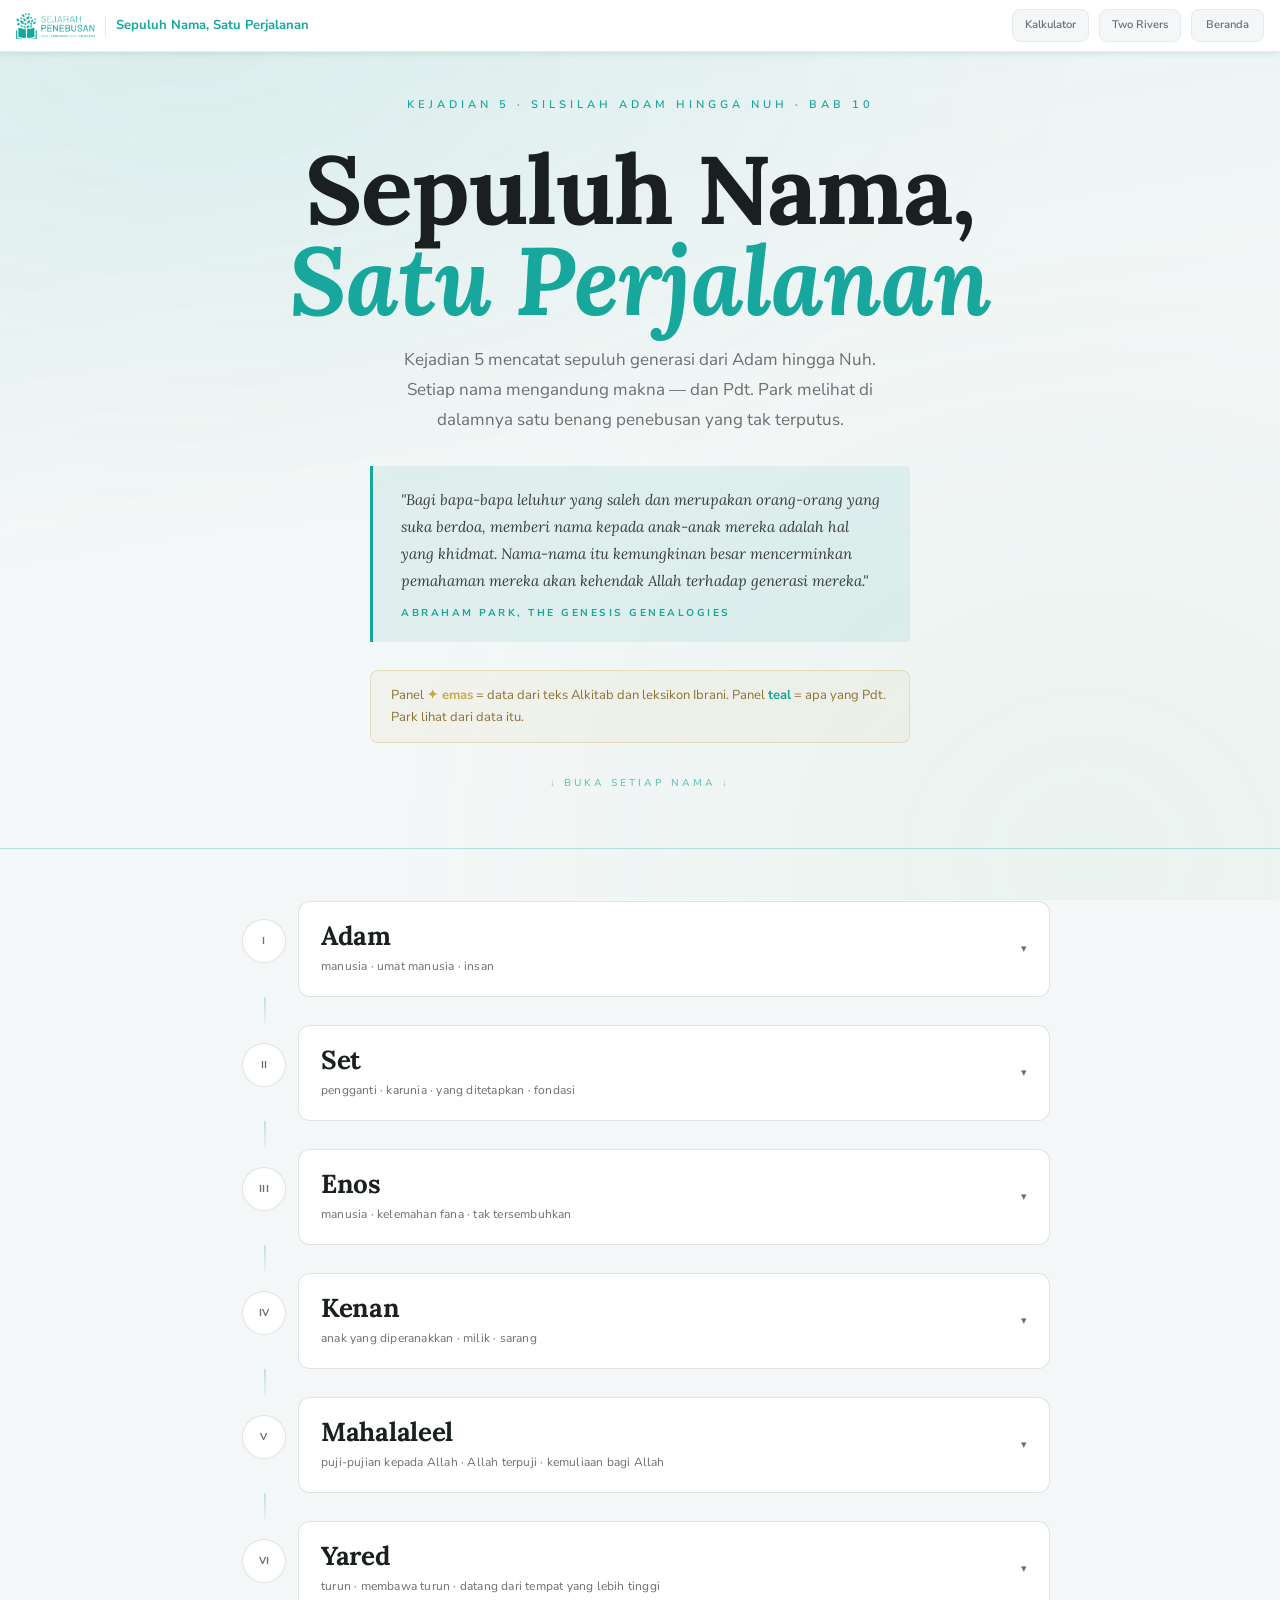
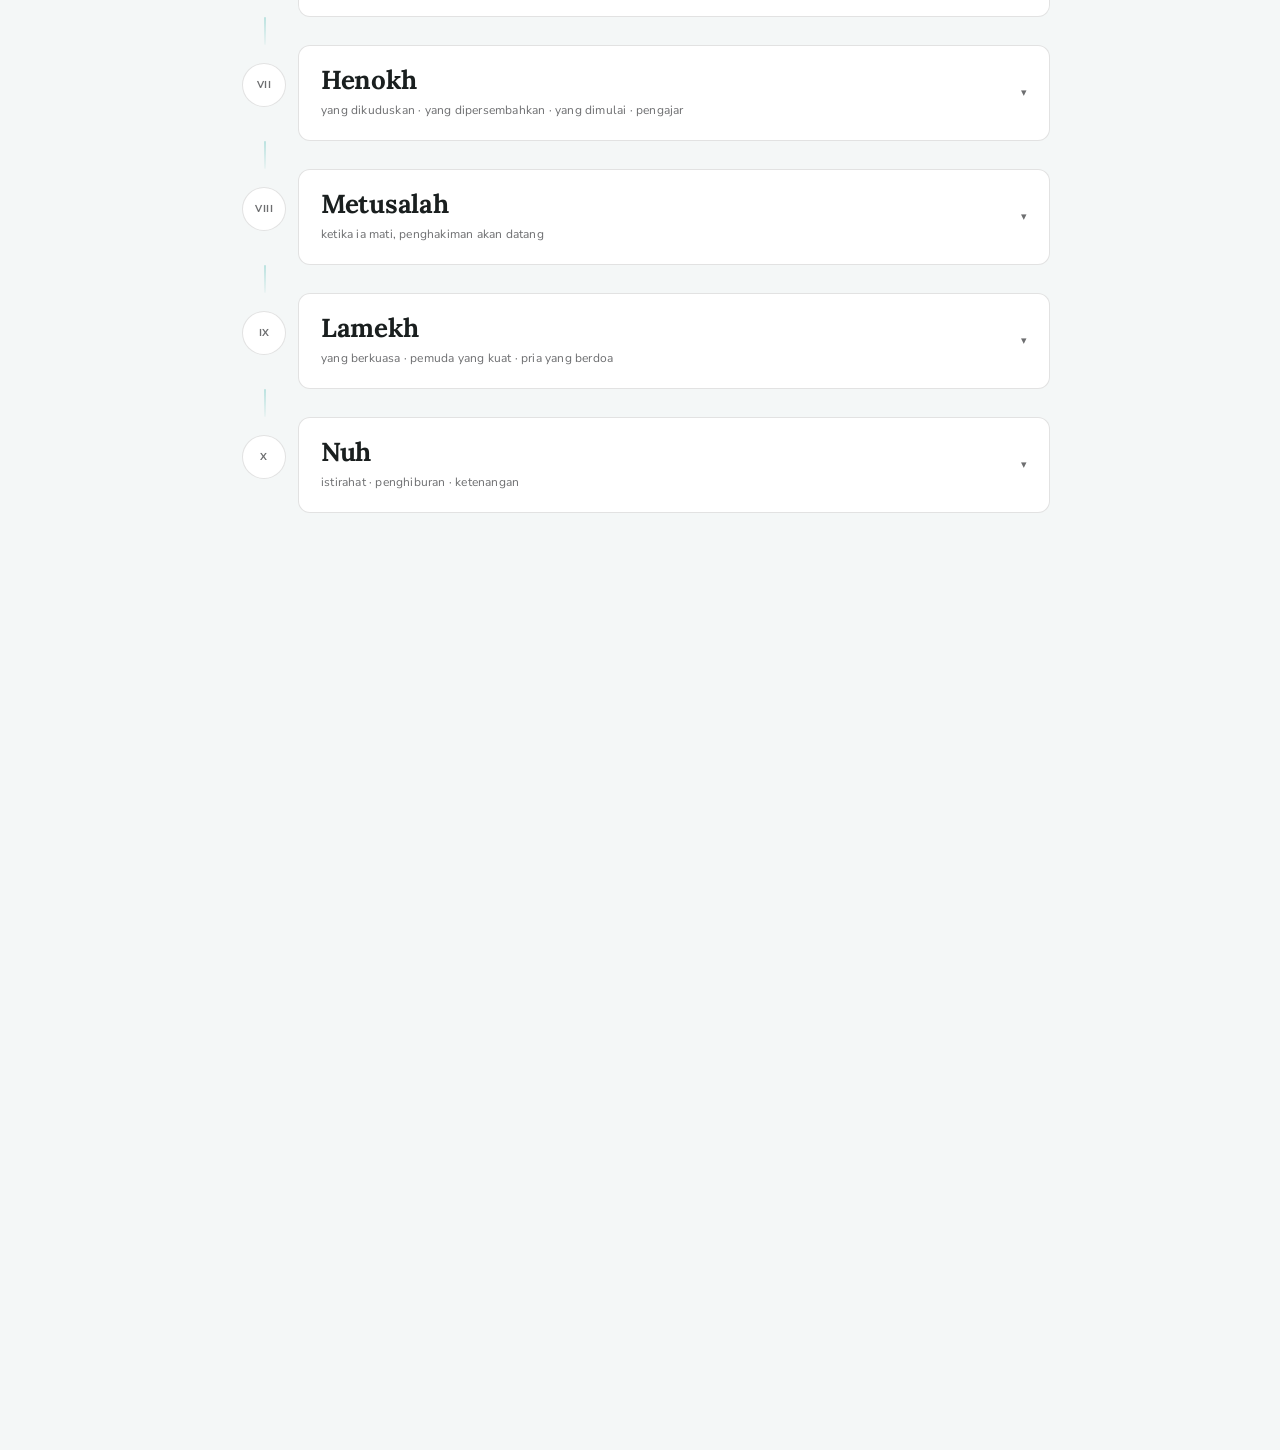
<file: names-as-prophecies.html>
<!DOCTYPE html>
<html lang="id">
<head>
<meta charset="UTF-8">
<meta name="viewport" content="width=device-width,initial-scale=1,maximum-scale=1">
<title>Sepuluh Nama, Satu Perjalanan — Adam hingga Nuh</title>
<link rel="preconnect" href="https://fonts.googleapis.com"><link rel="preconnect" href="https://fonts.gstatic.com" crossorigin><link href="https://fonts.googleapis.com/css2?family=Nunito+Sans:ital,opsz,wght@0,6..12,300;0,6..12,400;0,6..12,500;0,6..12,600;0,6..12,700;0,6..12,800;1,6..12,400&family=Lora:ital,wght@0,400;0,600;0,700;1,400&display=swap" rel="stylesheet">
<style>

/* ─── BRAND TOKENS ─── */
:root {
  --teal:        #17a79d;
  --teal-dark:   #0f7a73;
  --teal-mid:    rgba(23,167,157,0.55);
  --teal-lt:     rgba(23,167,157,0.09);
  --teal-bd:     rgba(23,167,157,0.26);
  --green:       #2bb673;
  --green-dark:  #1d8a55;
  --green-lt:    rgba(43,182,115,0.09);
  --green-bd:    rgba(43,182,115,0.26);
  --grey:        #6d6e70;
  --grey-lt:     rgba(109,110,112,0.07);
  --grey-bd:     rgba(109,110,112,0.20);
  --white:       #ffffff;
  --bg:          #f4f7f7;
  --ink:         #1a1f1f;
  --mid:         #3a3e3e;
  --dim:         #6d6e70;

  /* Category A — verifiable facts (gold) */
  --gold-bg:     rgba(201,168,76,0.06);
  --gold-bd:     rgba(201,168,76,0.28);
  --gold-accent: #c9a84c;
  --gold-text:   #8a7234;
}

* { margin:0; padding:0; box-sizing:border-box; }
html { scroll-behavior:smooth; font-size:16px; }

body {
  background: var(--bg);
  color: var(--ink);
  font-family: 'Nunito Sans', sans-serif;
  font-size: 16px;
  line-height: 1.7;
  font-weight: 400;
  min-height: 100vh;
  overflow-x: hidden;
}

/* subtle teal-green atmosphere */
body::before {
  content:'';
  position:fixed;
  inset:0;
  background-image:
    radial-gradient(ellipse 70% 55% at 15% 5%,  rgba(23,167,157,0.07), transparent),
    radial-gradient(ellipse 55% 70% at 85% 95%, rgba(43,182,115,0.05), transparent);
  pointer-events:none;
  z-index:0;
  will-change: transform;
}

/* ─── HEADER ─── */
header {
  position: relative;
  text-align: center;
  padding: 96px 24px 56px;
  z-index: 1;
  border-bottom: 1px solid var(--teal-bd);
  background: linear-gradient(170deg, rgba(23,167,157,0.05) 0%, transparent 55%);
}

.htag {
  font-family: 'Nunito Sans', sans-serif;
  font-size: 11px;
  font-weight: 600;
  letter-spacing: 4px;
  color: var(--teal);
  text-transform: uppercase;
  margin-bottom: 28px;
}

.htitle {
  font-family: 'Lora', serif;
  font-size: clamp(42px, 7.5vw, 96px);
  font-weight: 700;
  line-height: 0.95;
  letter-spacing: -1px;
  color: var(--ink);
  margin-bottom: 20px;
}

.htitle em {
  font-style: italic;
  color: var(--teal);
}

.hsub {
  font-family: 'Nunito Sans', sans-serif;
  font-size: 17px;
  font-weight: 400;
  color: var(--dim);
  max-width: 520px;
  margin: 0 auto 32px;
  line-height: 1.75;
}

.hquote {
  display: inline-block;
  max-width: 540px;
  font-family: 'Lora', serif;
  font-size: 15px;
  font-style: italic;
  color: var(--mid);
  line-height: 1.8;
  padding: 20px 28px;
  border-left: 3px solid var(--teal);
  background: var(--teal-lt);
  border-radius: 0 4px 4px 0;
  text-align: left;
}

.hquote cite {
  display: block;
  font-style: normal;
  font-family: 'Nunito Sans', sans-serif;
  font-size: 10px;
  font-weight: 700;
  letter-spacing: 2.5px;
  color: var(--teal);
  margin-top: 10px;
  text-transform: uppercase;
}

/* verification orientation banner */
.verify-banner {
  max-width: 540px;
  margin: 28px auto 0;
  padding: 14px 20px;
  background: var(--gold-bg);
  border: 1px solid var(--gold-bd);
  border-radius: 8px;
  text-align: left;
}
.verify-banner p {
  font-family: 'Nunito Sans', sans-serif;
  font-size: 13px;
  color: var(--gold-text);
  line-height: 1.65;
}
.verify-banner p strong {
  color: var(--gold-accent);
  font-weight: 700;
}

.inst {
  margin-top: 32px;
  font-family: 'Nunito Sans', sans-serif;
  font-size: 10px;
  font-weight: 600;
  letter-spacing: 3px;
  text-transform: uppercase;
  color: var(--teal);
  opacity: 0.6;
  animation: pulse 3s ease-in-out infinite;
}
@keyframes pulse { 0%,100%{opacity:.28} 50%{opacity:.72} }

/* ─── MAIN GRID ─── */
.names-wrap {
  position: relative;
  max-width: 860px;
  margin: 0 auto;
  padding: 52px 20px 0;
  z-index: 1;
}

/* connector line */
.conn {
  display: flex;
  justify-content: flex-start;
  padding-left: 34px;
  height: 28px;
  align-items: center;
}
.conn-line {
  width: 2px;
  height: 28px;
  background: linear-gradient(to bottom, var(--teal-bd), rgba(23,167,157,0.04));
  border-radius: 1px;
}

/* name row */
.name-row {
  display: grid;
  grid-template-columns: 68px 1fr;
  cursor: pointer;
}

.gnum {
  display: flex;
  flex-direction: column;
  align-items: center;
  padding-top: 18px;
}

.gcircle {
  width: 44px; height: 44px;
  border-radius: 50%;
  border: 1.5px solid var(--grey-bd);
  background: var(--white);
  display: flex; align-items: center; justify-content: center;
  font-family: 'Nunito Sans', sans-serif;
  font-size: 10px;
  font-weight: 700;
  letter-spacing: 0.5px;
  color: var(--dim);
  transition: all 0.4s cubic-bezier(.16,1,.3,1);
  flex-shrink: 0;
}

.name-row.open .gcircle {
  border-color: var(--teal);
  color: var(--white);
  background: var(--teal);
  box-shadow: 0 0 0 4px var(--teal-lt);
}

/* card */
.ncard {
  border: 1px solid var(--grey-bd);
  border-radius: 12px;
  background: var(--white);
  overflow: hidden;
  transition: border-color 0.35s, box-shadow 0.35s, background 0.35s;
}

.name-row:hover .ncard {
  border-color: var(--teal-bd);
  box-shadow: 0 2px 18px rgba(23,167,157,0.08);
}

.name-row.open .ncard {
  border-color: var(--teal-bd);
  box-shadow: 0 6px 32px rgba(23,167,157,0.13);
}

.ncard-top {
  display: flex;
  align-items: center;
  justify-content: space-between;
  padding: 20px 22px;
  min-height: 64px;
}

.ncard-left { flex: 1; }

.nname {
  font-family: 'Lora', serif;
  font-size: clamp(20px, 3vw, 26px);
  font-weight: 700;
  letter-spacing: -0.3px;
  color: var(--ink);
  line-height: 1.1;
  margin-bottom: 5px;
  transition: color 0.35s;
}
.name-row.open .nname { color: var(--teal-dark); }

.nmeaning {
  font-family: 'Nunito Sans', sans-serif;
  font-size: 12px;
  font-weight: 400;
  color: var(--dim);
  letter-spacing: 0.2px;
}

.nchev {
  font-size: 11px;
  color: var(--dim);
  transition: transform 0.4s, color 0.4s;
  margin-left: 14px;
  flex-shrink: 0;
}
.name-row.open .nchev { transform:rotate(180deg); color:var(--teal); }

/* expanded panel */
.ncard-body {
  max-height: 0;
  overflow: hidden;
  transition: max-height 0.65s cubic-bezier(.16,1,.3,1);
}
.name-row.open .ncard-body { max-height: 2000px; }

.ncard-inner {
  padding: 0 22px 22px;
  border-top: 1px solid var(--teal-bd);
}

/* ─── CATEGORY A — GOLD VERIFICATION PANEL ─── */
.cat-a {
  margin-top: 18px;
  padding: 16px 18px;
  background: var(--gold-bg);
  border: 1px solid var(--gold-bd);
  border-radius: 8px;
}

.cat-a-label {
  font-family: 'Nunito Sans', sans-serif;
  font-size: 10px;
  font-weight: 700;
  letter-spacing: 2px;
  text-transform: uppercase;
  color: var(--gold-accent);
  margin-bottom: 10px;
  display: flex;
  align-items: center;
  gap: 6px;
}

.cat-a-label::before {
  content: '✦';
  font-size: 9px;
}

.cat-a-ref {
  font-family: 'Nunito Sans', sans-serif;
  font-size: 13px;
  color: var(--gold-text);
  line-height: 1.7;
  margin-bottom: 6px;
}

.cat-a-ref strong {
  color: var(--ink);
  font-weight: 600;
}

.cat-a-content {
  font-family: 'Lora', serif;
  font-size: 14.5px;
  color: var(--mid);
  line-height: 1.8;
}
.cat-a-content strong { color: var(--ink); font-weight: 600; }
.cat-a-content em { color: var(--teal-dark); font-style: italic; }

/* ─── CATEGORY B — PARK'S READING ─── */
.cat-b {
  margin-top: 14px;
  padding: 16px 18px;
  background: var(--teal-lt);
  border-left: 3px solid var(--teal);
  border-radius: 0 8px 8px 0;
}

.cat-b-label {
  font-family: 'Nunito Sans', sans-serif;
  font-size: 10px;
  font-weight: 700;
  letter-spacing: 2px;
  text-transform: uppercase;
  color: var(--teal);
  margin-bottom: 10px;
  display: block;
}

.cat-b-text {
  font-family: 'Nunito Sans', sans-serif;
  font-size: 14.5px;
  color: var(--mid);
  line-height: 1.78;
}
.cat-b-text strong { color: var(--ink); font-weight: 600; }
.cat-b-text em { font-style: italic; color: var(--teal-dark); }

/* Christological direction */
.cat-b-direction {
  margin-top: 10px;
  padding-top: 10px;
  border-top: 1px solid rgba(23,167,157,0.15);
  font-family: 'Nunito Sans', sans-serif;
  font-size: 13.5px;
  color: var(--mid);
  line-height: 1.75;
}
.cat-b-direction strong { color: var(--ink); font-weight: 600; }
.cat-b-direction em { color: var(--teal-dark); }

/* Pdt. Park quote — supporting voice */
.npark-quote {
  margin-top: 12px;
  font-family: 'Lora', serif;
  font-size: 13px;
  font-style: italic;
  color: var(--dim);
  padding-left: 14px;
  border-left: 2px solid var(--grey-bd);
  line-height: 1.7;
}
.npark-quote cite {
  display: block;
  font-style: normal;
  font-family: 'Nunito Sans', sans-serif;
  font-size: 10px;
  font-weight: 700;
  letter-spacing: 1.5px;
  color: var(--teal);
  margin-top: 5px;
  text-transform: uppercase;
}

/* ─── CLOSING REFLECTION ─── */
.reflection-wrap {
  max-width: 860px;
  margin: 64px auto 0;
  padding: 0 20px 100px;
  position: relative;
  z-index: 1;
}

.ref-divider {
  display: flex;
  align-items: center;
  gap: 16px;
  margin-bottom: 40px;
  opacity: 0;
  transition: opacity 1.2s;
}
.ref-divider.show { opacity: 1; }
.ref-line { flex: 1; height: 1px; background: var(--teal-bd); }
.ref-label {
  font-family: 'Nunito Sans', sans-serif;
  font-size: 10px;
  font-weight: 700;
  letter-spacing: 3px;
  text-transform: uppercase;
  color: var(--teal);
  white-space: nowrap;
}

.ref-box {
  border: 1px solid var(--teal-bd);
  border-radius: 16px;
  padding: 48px 56px;
  background: var(--white);
  box-shadow: 0 4px 40px rgba(23,167,157,0.08);
  opacity: 0;
  transform: translateY(18px);
  transition: opacity 1s, transform 1s cubic-bezier(.16,1,.3,1);
}
.ref-box.show { opacity: 1; transform: translateY(0); }

@media(max-width:560px){
  .ref-box { padding: 28px 22px; }
}

.ref-title {
  font-family: 'Lora', serif;
  font-size: clamp(26px, 5vw, 56px);
  font-weight: 700;
  letter-spacing: -0.5px;
  color: var(--ink);
  margin-bottom: 24px;
  line-height: 1.15;
}
.ref-title em { color: var(--teal); font-style: italic; }

.ref-body {
  font-family: 'Lora', serif;
  font-size: 16px;
  color: var(--mid);
  line-height: 1.85;
  margin-bottom: 20px;
}

.ref-body + .ref-body { margin-top: -8px; }

/* open question prompt */
.ref-question {
  font-family: 'Lora', serif;
  font-style: italic;
  font-size: 16px;
  color: #4a5050;
  border-left: 3px solid rgba(23,167,157,0.3);
  padding-left: 16px;
  margin-top: 8px;
  margin-bottom: 20px;
  line-height: 1.85;
}

/* revealed name tags */
.ref-names {
  display: flex;
  flex-wrap: wrap;
  gap: 7px;
  margin-top: 28px;
  padding-top: 22px;
  border-top: 1px solid var(--teal-bd);
}

.ref-name-tag {
  font-family: 'Nunito Sans', sans-serif;
  font-size: 11px;
  font-weight: 600;
  letter-spacing: 1px;
  text-transform: uppercase;
  color: var(--dim);
  padding: 6px 14px;
  border: 1px solid var(--grey-bd);
  border-radius: 100px;
  transition: all 0.35s;
}
.ref-name-tag.lit {
  color: var(--teal);
  border-color: var(--teal-bd);
  background: var(--teal-lt);
}

.ref-progress {
  margin-top: 20px;
  font-family: 'Nunito Sans', sans-serif;
  font-size: 11px;
  font-weight: 600;
  letter-spacing: 1.5px;
  text-transform: uppercase;
  color: var(--dim);
}

.reset-btn {
  display: none;
  margin: 24px auto 0;
  font-family: 'Nunito Sans', sans-serif;
  font-size: 11px;
  font-weight: 600;
  letter-spacing: 1.5px;
  text-transform: uppercase;
  color: var(--teal);
  background: none;
  border: 1.5px solid var(--teal-bd);
  padding: 11px 30px;
  border-radius: 100px;
  cursor: pointer;
  transition: all 0.25s;
}
.reset-btn.show { display: block; }
.reset-btn:hover { background: var(--teal); color: var(--white); border-color: var(--teal); }

/* ─── STICKY NAV ─── */
.sticky-nav {
  position: fixed;
  top: 52px; left: 0; right: 0;
  z-index: 99;
  height: 44px;
  background: rgba(255,255,255,0.95);
  backdrop-filter: blur(8px);
  -webkit-backdrop-filter: blur(8px);
  border-bottom: 1px solid var(--teal-bd);
  display: flex;
  align-items: center;
  justify-content: space-between;
  padding: 0 20px;
  box-shadow: 0 1px 8px rgba(23,167,157,0.08);
  transform: translateY(-100%);
  transition: transform 0.3s ease;
}
.sticky-nav.visible { transform: translateY(0); }

.snav-title {
  font-family: 'Lora', serif;
  font-size: 13px;
  font-weight: 600;
  font-style: italic;
  color: var(--ink);
  letter-spacing: 0.2px;
}

.snav-progress {
  font-family: 'Nunito Sans', sans-serif;
  font-size: 11px;
  font-weight: 600;
  color: var(--teal);
  letter-spacing: 0.5px;
  min-width: 52px;
  text-align: right;
}

/* mobile */
@media(max-width:600px){
  .name-row { grid-template-columns: 52px 1fr; }
  .gcircle { width: 44px; height: 44px; font-size: 10px; }
  .conn { padding-left: 25px; }
  .htitle { letter-spacing: -0.5px; }
  .snav-title { display: none; }
  .ncard-top { padding: 16px 16px; }
  .ncard-inner { padding: 0 16px 18px; }
  .cat-a { padding: 14px 14px; }
  .cat-b { padding: 14px 14px; }
  .cat-a-content { font-size: 14px; }
  .cat-b-text { font-size: 14px; }
  .cat-b-direction { font-size: 13px; }
  header { padding-left: 16px; padding-right: 16px; }
  .hquote { padding: 16px 18px; font-size: 14px; }
  .hsub { font-size: 15px; }
  .verify-banner { margin-left: 0; margin-right: 0; }
}

@media(max-width:380px){
  .gcircle { width: 38px; height: 38px; font-size: 9px; }
  .name-row { grid-template-columns: 46px 1fr; }
  .conn { padding-left: 21px; }
}
</style>
</head>
<body>
<!-- UNIFIED NAV -->
<nav style="position:fixed;top:0;left:0;right:0;z-index:1000;height:52px;background:#fff;border-bottom:1px solid #e8e9ea;display:flex;align-items:center;padding:0 16px;box-shadow:0 1px 8px rgba(0,0,0,.05);gap:10px;font-family:'Nunito Sans',-apple-system,sans-serif;overflow-x:auto">
  <img src="Logo_Sejarah_Penebusan-03.png" alt="SP" style="height:26px;width:auto;flex-shrink:0" onerror="this.style.display='none'">
  <div style="width:1px;height:22px;background:#e8e9ea;flex-shrink:0"></div>
  <span style="font-size:13px;font-weight:700;color:#17a79d;white-space:nowrap;overflow:hidden;text-overflow:ellipsis;flex:1">Sepuluh Nama, Satu Perjalanan</span>
  <a href="kalkulator-kronologi.html" style="font-size:11px;font-weight:600;color:#6d6e70;background:#f4f7f7;border:1px solid #e8e9ea;padding:6px 12px;border-radius:8px;text-decoration:none;white-space:nowrap;transition:all .2s;flex-shrink:0">Kalkulator</a>
  <a href="two-rivers-timeline.html" style="font-size:11px;font-weight:600;color:#6d6e70;background:#f4f7f7;border:1px solid #e8e9ea;padding:6px 12px;border-radius:8px;text-decoration:none;white-space:nowrap;transition:all .2s;flex-shrink:0">Two Rivers</a>
  <a href="index.html" style="font-size:11px;font-weight:600;color:#6d6e70;background:#f4f7f7;border:1px solid #e8e9ea;padding:6px 14px;border-radius:8px;text-decoration:none;white-space:nowrap;transition:all .2s;flex-shrink:0">Beranda</a>
</nav>


<!-- STICKY NAV -->
<nav class="sticky-nav" id="stickyNav">
  <span class="snav-title">Sepuluh Nama, Satu Perjalanan</span>
  <span class="snav-progress" id="snavProg">0 / 10</span>
</nav>

<header>
  <div class="htag">Kejadian 5 · Silsilah Adam hingga Nuh · Bab 10</div>
  <h1 class="htitle">Sepuluh Nama,<br><em>Satu Perjalanan</em></h1>
  <p class="hsub">Kejadian 5 mencatat sepuluh generasi dari Adam hingga Nuh. Setiap nama mengandung makna — dan Pdt. Park melihat di dalamnya satu benang penebusan yang tak terputus.</p>
  <div class="hquote">
    "Bagi bapa-bapa leluhur yang saleh dan merupakan orang-orang yang suka berdoa, memberi nama kepada anak-anak mereka adalah hal yang khidmat. Nama-nama itu kemungkinan besar mencerminkan pemahaman mereka akan kehendak Allah terhadap generasi mereka."
    <cite>Abraham Park, The Genesis Genealogies</cite>
  </div>
  <div class="verify-banner">
    <p>Panel <strong>✦ emas</strong> = data dari teks Alkitab dan leksikon Ibrani. Panel <strong style="color:var(--teal)">teal</strong> = apa yang Pdt. Park lihat dari data itu.</p>
  </div>
  <p class="inst">↓ Buka setiap nama ↓</p>
</header>

<div class="names-wrap">

  <!-- ═══════════════════ 1. ADAM ═══════════════════ -->
  <div class="name-row" id="r0" onclick="tog(0)" role="button" aria-expanded="false" aria-label="Adam — buka untuk mendengar namanya" tabindex="0">
    <div class="gnum"><div class="gcircle" id="gc0">I</div></div>
    <div class="ncard">
      <div class="ncard-top">
        <div class="ncard-left">
          <div class="nname">Adam</div>
          <div class="nmeaning">manusia · umat manusia · insan</div>
        </div>
        <div class="nchev" id="ch0">▾</div>
      </div>
      <div class="ncard-body">
        <div class="ncard-inner">

          <!-- CATEGORY A — What the text says -->
          <div class="cat-a">
            <div class="cat-a-label">Dari Alkitab</div>
            <div class="cat-a-ref"><strong>Kejadian 5:1–5</strong> · Kata Ibrani: <em>adam</em> (אָדָם) — dari akar <em>adamu</em> (Asyur), "membuat, menciptakan"</div>
            <div class="cat-a-content">Nama Adam terkait dengan <em>adamah</em> (tanah). "TUHAN Allah membentuk manusia dari debu tanah, dan menghembuskan nafas hidup ke dalam hidungnya" <em>(Kej 2:7)</em>. Adam hidup 930 tahun. Ia beranak cucu "menurut gambar dan rupa-nya" melalui Set <em>(Kej 5:3)</em>.</div>
          </div>

          <!-- CATEGORY B — Pdt. Park's reading -->
          <div class="cat-b">
            <div class="cat-b-label">Apa yang Pdt. Park lihat →</div>
            <div class="cat-b-text">Pdt. Park melihat bahwa Adam menerima janji Allah (keturunan perempuan akan meremukkan kepala ular) dan <strong>menyimpan pakaian dari kulit binatang</strong> sebagai tanda konfirmasi perjanjian. Ia bersaksi kepada keturunannya tentang dunia sebelum dan sesudah dosa — percaya bahwa keturunan yang dijanjikan pasti akan datang.</div>
            <div class="cat-b-direction">Pdt. Park membaca pengorbanan binatang untuk membuat pakaian kulit sebagai bayangan awal dari <strong>pengorbanan Kristus di kayu salib.</strong> Iman Adam kepada "keturunan perempuan" adalah kesaksian manusia pertama tentang Mesias. <em>(Kej 3:15, 21)</em></div>
          </div>

          <div class="npark-quote">"Adam menyimpan pakaian dari kulit binatang itu karena itulah konfirmasi perjanjian baginya. Ia sungguh percaya bahwa waktunya akan tiba ketika keturunan yang dijanjikan akan meremukkan kepala ular."<cite>Abraham Park, hal. 95</cite></div>
        </div>
      </div>
    </div>
  </div>
  <div class="conn"><div class="conn-line"></div></div>

  <!-- ═══════════════════ 2. SET ═══════════════════ -->
  <div class="name-row" id="r1" onclick="tog(1)" role="button" aria-expanded="false" aria-label="Set — buka untuk mendengar namanya" tabindex="0">
    <div class="gnum"><div class="gcircle" id="gc1">II</div></div>
    <div class="ncard">
      <div class="ncard-top">
        <div class="ncard-left">
          <div class="nname">Set</div>
          <div class="nmeaning">pengganti · karunia · yang ditetapkan · fondasi</div>
        </div>
        <div class="nchev" id="ch1">▾</div>
      </div>
      <div class="ncard-body">
        <div class="ncard-inner">

          <div class="cat-a">
            <div class="cat-a-label">Dari Alkitab</div>
            <div class="cat-a-ref"><strong>Kejadian 4:25; 5:3–8</strong> · Kata Ibrani: <em>shet</em> (שֵׁת) — "meletakkan," "menempatkan"</div>
            <div class="cat-a-content">Hawa berkata: "Allah telah <strong>mengaruniakan</strong> kepadaku anak lain sebagai ganti Habel" <em>(Kej 4:25)</em>. Set lahir saat Adam berusia 130 tahun, dan disebut lahir "menurut gambar dan rupa Adam" <em>(Kej 5:3)</em>. Set hidup 912 tahun. Set meninggal 112 tahun setelah Adam meninggal.</div>
          </div>

          <div class="cat-b">
            <div class="cat-b-label">Apa yang Pdt. Park lihat →</div>
            <div class="cat-b-text">Pdt. Park melihat Set sebagai <strong>"benih lain"</strong> yang Allah karuniakan — bukan kebetulan, melainkan bagian dari tujuan penebusan. Melalui Set, bukan Kain, gambar Allah terus diturunkan. Nama Set juga berarti "fondasi" — harapan bahwa garis keturunan Mesias akan dimantapkan melalui jalur ini.</div>
            <div class="cat-b-direction">Pdt. Park membaca Set sebagai gambaran <strong>Kristus, Adam yang kedua</strong> <em>(1 Kor 15:45–47)</em> — yang datang untuk melakukan apa yang tidak bisa dilakukan Adam pertama. Sama seperti Set meneruskan gambar Allah, Kristus memulihkan gambar itu.</div>
          </div>

          <div class="npark-quote">"Set sungguh-sungguh merupakan ungkapan kasih karunia Allah yang berlimpah dan karunia harapan serta penghiburan yang meluap."<cite>Abraham Park, hal. 99</cite></div>
        </div>
      </div>
    </div>
  </div>
  <div class="conn"><div class="conn-line"></div></div>

  <!-- ═══════════════════ 3. ENOS ═══════════════════ -->
  <div class="name-row" id="r2" onclick="tog(2)" role="button" aria-expanded="false" aria-label="Enos — buka untuk mendengar namanya" tabindex="0">
    <div class="gnum"><div class="gcircle" id="gc2">III</div></div>
    <div class="ncard">
      <div class="ncard-top">
        <div class="ncard-left">
          <div class="nname">Enos</div>
          <div class="nmeaning">manusia · kelemahan fana · tak tersembuhkan</div>
        </div>
        <div class="nchev" id="ch2">▾</div>
      </div>
      <div class="ncard-body">
        <div class="ncard-inner">

          <div class="cat-a">
            <div class="cat-a-label">Dari Alkitab</div>
            <div class="cat-a-ref"><strong>Kejadian 4:26; 5:6–11</strong> · Kata Ibrani: <em>enosh</em> (אֱנוֹשׁ) — dari akar yang berarti "tak tersembuhkan," "sangat sakit"</div>
            <div class="cat-a-content">Enos, seperti Adam, bisa berarti "manusia" — tapi dengan nuansa <strong>kelemahan dan kefanaan</strong>. Teks mencatat: "Pada waktu itulah orang mulai memanggil nama TUHAN" <em>(Kej 4:26)</em>. Enos hidup 905 tahun.</div>
          </div>

          <div class="cat-b">
            <div class="cat-b-label">Apa yang Pdt. Park lihat →</div>
            <div class="cat-b-text">Pdt. Park melihat bahwa Set menamakan anaknya "Enos" sebagai <strong>pengakuan iman</strong> — pengakuan bahwa manusia tanpa Allah terlalu rapuh untuk mengatasi pencobaan dosa. Dari kelemahan yang diakui inilah lahir penyembahan sejati: "memanggil nama TUHAN" adalah awal hubungan personal antara Allah dan manusia.</div>
            <div class="cat-b-direction">Pdt. Park menghubungkan "memanggil nama TUHAN" dari zaman Enos langsung ke <strong>"Barangsiapa yang memanggil nama Tuhan, ia akan diselamatkan"</strong> <em>(Kis 2:21; Rm 10:13)</em>. Kondisi manusia yang tak tersembuhkan memerlukan tabib yang hanya dapat diutus Allah.</div>
          </div>

          <div class="npark-quote">"Nama ini mengungkapkan ketidakberdayaan total manusia dan kelemahannya yang sudah pasti. Nama ini menyamakan keadaan manusia yang berdosa dengan kondisi seseorang yang merintih karena penyakit dan penderitaan yang tak tersembuhkan."<cite>Abraham Park, hal. 102</cite></div>
        </div>
      </div>
    </div>
  </div>
  <div class="conn"><div class="conn-line"></div></div>

  <!-- ═══════════════════ 4. KENAN ═══════════════════ -->
  <div class="name-row" id="r3" onclick="tog(3)" role="button" aria-expanded="false" aria-label="Kenan — buka untuk mendengar namanya" tabindex="0">
    <div class="gnum"><div class="gcircle" id="gc3">IV</div></div>
    <div class="ncard">
      <div class="ncard-top">
        <div class="ncard-left">
          <div class="nname">Kenan</div>
          <div class="nmeaning">anak yang diperanakkan · milik · sarang</div>
        </div>
        <div class="nchev" id="ch3">▾</div>
      </div>
      <div class="ncard-body">
        <div class="ncard-inner">

          <div class="cat-a">
            <div class="cat-a-label">Dari Alkitab</div>
            <div class="cat-a-ref"><strong>Kejadian 5:9–14</strong> · Kata Ibrani: <em>qenan</em> (קֵינָן) — berbagi akar dengan <em>qen</em>, "sarang"</div>
            <div class="cat-a-content">Kenan lahir saat Enos berusia 90 tahun. Teks Kejadian 5 tidak mencatat narasi tambahan tentang Kenan selain data kelahiran dan kematiannya. Ia hidup 910 tahun. Akar kata namanya terkait dengan "sarang" dan "memiliki."</div>
          </div>

          <div class="cat-b">
            <div class="cat-b-label">Apa yang Pdt. Park lihat →</div>
            <div class="cat-b-text">Pdt. Park membaca nama ini sebagai <strong>"belas kasihan yang ditemukan secara tak terduga"</strong> — gerakan penyembahan yang dimulai dari generasi Enos menemukan rumah yang kokoh. Kenan mungkin merupakan karunia tak terduga dari Allah, yang melaluinya komunitas iman berakar dalam.</div>
            <div class="cat-b-direction">Pdt. Park menghubungkan "karunia tak terduga" ini ke <strong>Yesus Kristus — karunia Allah yang tak terduga bagi umat manusia.</strong> Keselamatan diberikan tanpa jasa, sepenuhnya oleh kasih karunia <em>(Ef 2:8–9)</em>.</div>
          </div>

          <div class="npark-quote">"Kenan mungkin merupakan karunia tak terduga dari Allah, seorang anak yang lahir dengan penuh sukacita melalui penyelenggaraan-Nya."<cite>Abraham Park, hal. 105</cite></div>
        </div>
      </div>
    </div>
  </div>
  <div class="conn"><div class="conn-line"></div></div>

  <!-- ═══════════════════ 5. MAHALALEEL ═══════════════════ -->
  <div class="name-row" id="r4" onclick="tog(4)" role="button" aria-expanded="false" aria-label="Mahalaleel — buka untuk mendengar namanya" tabindex="0">
    <div class="gnum"><div class="gcircle" id="gc4">V</div></div>
    <div class="ncard">
      <div class="ncard-top">
        <div class="ncard-left">
          <div class="nname">Mahalaleel</div>
          <div class="nmeaning">puji-pujian kepada Allah · Allah terpuji · kemuliaan bagi Allah</div>
        </div>
        <div class="nchev" id="ch4">▾</div>
      </div>
      <div class="ncard-body">
        <div class="ncard-inner">

          <div class="cat-a">
            <div class="cat-a-label">Dari Alkitab</div>
            <div class="cat-a-ref"><strong>Kejadian 5:12–17</strong> · Kata Ibrani: <em>mahalal'el</em> (מַהֲלַלְאֵל) — kata majemuk: <em>mahalal</em> (puji) + <em>El</em> (Allah)</div>
            <div class="cat-a-content">Nama ini secara leksikal berarti <strong>"puji-pujian kepada Allah"</strong> atau <strong>"Allah terpuji."</strong> Mahalaleel lahir saat Kenan berusia 70 tahun. Ia hidup 895 tahun. Seperti Kenan, teks Kejadian 5 tidak mencatat narasi tambahan tentang kehidupannya.</div>
          </div>

          <div class="cat-b">
            <div class="cat-b-label">Apa yang Pdt. Park lihat →</div>
            <div class="cat-b-text">Pdt. Park membaca nama ini sebagai bukti bahwa penyembahan yang dimulai dari generasi Enos <strong>berkembang menjadi pujian jemaat.</strong> Hanya Allah, yang menguasai seluruh sejarah, yang layak menerima pujian sejati. Nama Mahalaleel mengakui bahwa Allah saja yang berhak menerima segala kemuliaan.</div>
            <div class="cat-b-direction">Pdt. Park mengarahkan pujian ini ke klimaksnya: <strong>"Selayaklah Anak Domba yang telah disembelih itu, untuk menerima kuasa, dan kekayaan, dan hikmat, dan kekuatan, dan hormat, dan kemuliaan, dan puji-pujian!"</strong> <em>(Why 5:12; 19:1–5)</em></div>
          </div>

          <div class="npark-quote">"Hanya Allah, yang menguasai seluruh sejarah, yang layak menerima pujian dan penyembahan sejati."<cite>Abraham Park, hal. 107</cite></div>
        </div>
      </div>
    </div>
  </div>
  <div class="conn"><div class="conn-line"></div></div>

  <!-- ═══════════════════ 6. YARED ═══════════════════ -->
  <div class="name-row" id="r5" onclick="tog(5)" role="button" aria-expanded="false" aria-label="Yared — buka untuk mendengar namanya" tabindex="0">
    <div class="gnum"><div class="gcircle" id="gc5">VI</div></div>
    <div class="ncard">
      <div class="ncard-top">
        <div class="ncard-left">
          <div class="nname">Yared</div>
          <div class="nmeaning">turun · membawa turun · datang dari tempat yang lebih tinggi</div>
        </div>
        <div class="nchev" id="ch5">▾</div>
      </div>
      <div class="ncard-body">
        <div class="ncard-inner">

          <div class="cat-a">
            <div class="cat-a-label">Dari Alkitab</div>
            <div class="cat-a-ref"><strong>Kejadian 5:15–20</strong> · Kata Ibrani: <em>yered</em> (יֶרֶד) — dari akar <em>yarad</em>, "turun," "membawa turun"</div>
            <div class="cat-a-content">Yared lahir saat Mahalaleel berusia 65 tahun. Ia hidup <strong>962 tahun</strong> — usia kedua terpanjang dalam seluruh silsilah, hanya di bawah Metusalah. Arti dasar namanya adalah "turun" atau "membawa turun."</div>
          </div>

          <div class="cat-b">
            <div class="cat-b-label">Apa yang Pdt. Park lihat →</div>
            <div class="cat-b-text">Pdt. Park membaca nama ini dalam dua arah: pertama, bahwa praktik penyembahan telah <strong>berhasil diturunkan dari generasi ke generasi.</strong> Kedua, makna alternatif "keturunan" — menunjuk kepada kerinduan akan benih perempuan yang dijanjikan. Nama ini mengandung harapan bahwa Allah <em>akan turun</em> ke dunia.</div>
            <div class="cat-b-direction">Pdt. Park menghubungkan "turun" dengan Inkarnasi — <strong>"Firman itu telah menjadi manusia dan diam di antara kita"</strong> <em>(Yoh 1:14)</em>. Harapan yang tertanam dalam nama Yared digenapi ketika Yesus Kristus datang ke dunia.</div>
          </div>

          <div class="npark-quote">"Kerinduan akan benih perempuan itu juga terlihat dari makna alternatif nama Yared: 'keturunan.' Sebagai penggenapan harapan ini, Yesus Kristus, Firman yang berinkarnasi, datang ke dunia ini dan diam di antara umat manusia."<cite>Abraham Park, hal. 110</cite></div>
        </div>
      </div>
    </div>
  </div>
  <div class="conn"><div class="conn-line"></div></div>

  <!-- ═══════════════════ 7. HENOKH ═══════════════════ -->
  <div class="name-row" id="r6" onclick="tog(6)" role="button" aria-expanded="false" aria-label="Henokh — buka untuk mendengar namanya" tabindex="0">
    <div class="gnum"><div class="gcircle" id="gc6">VII</div></div>
    <div class="ncard">
      <div class="ncard-top">
        <div class="ncard-left">
          <div class="nname">Henokh</div>
          <div class="nmeaning">yang dikuduskan · yang dipersembahkan · yang dimulai · pengajar</div>
        </div>
        <div class="nchev" id="ch6">▾</div>
      </div>
      <div class="ncard-body">
        <div class="ncard-inner">

          <div class="cat-a">
            <div class="cat-a-label">Dari Alkitab</div>
            <div class="cat-a-ref"><strong>Kejadian 5:21–24</strong> · Kata Ibrani: <em>chanokh</em> (חֲנוֹךְ) — dari <em>chanak</em>, "mempersembahkan," "menginisiasi"</div>
            <div class="cat-a-content">Henokh hidup 365 tahun. Arti paling umum namanya: <strong>"yang dipersembahkan," "yang dikuduskan."</strong> Teks mencatat sesuatu yang unik: "Henokh berjalan dengan Allah, lalu ia tidak ada lagi, sebab ia telah diambil oleh Allah" <em>(Kej 5:24)</em>. Dalam silsilah yang delapan kali ditandai "lalu ia mati," <strong>hanya Henokh yang tidak mati.</strong></div>
          </div>

          <div class="cat-b">
            <div class="cat-b-label">Apa yang Pdt. Park lihat →</div>
            <div class="cat-b-text">Pdt. Park mencatat bahwa Henokh berjalan bersama Allah selama 300 tahun — dimulai setelah kelahiran Metusalah — dan melihat ini sebagai buah dari <strong>308 tahun hidup bersama Adam.</strong> Yared menamakan anaknya "yang dikuduskan" karena keinginan untuk sepenuhnya menguduskannya bagi Allah. Henokh mendemonstrasikan kehidupan kekal yang seharusnya mungkin jika Adam tidak berdosa.</div>
            <div class="cat-b-direction">Pdt. Park membaca Henokh sebagai <strong>gambaran awal Yesus Kristus, Anak Domba yang sepenuhnya dikuduskan di hadapan Allah</strong> — dan kemenangannya atas kematian menunjuk kepada kebangkitan Kristus. <em>(Yoh 1:29; 1 Kor 5:7)</em></div>
          </div>

          <div class="npark-quote">"Henokh adalah gambaran awal Yesus Kristus, Anak Domba yang sepenuhnya dikuduskan di hadapan Allah untuk mati di atas kayu salib sebagai korban pendamaian bagi dosa umat manusia."<cite>Abraham Park, hal. 113</cite></div>
        </div>
      </div>
    </div>
  </div>
  <div class="conn"><div class="conn-line"></div></div>

  <!-- ═══════════════════ 8. METUSALAH ═══════════════════ -->
  <div class="name-row" id="r7" onclick="tog(7)" role="button" aria-expanded="false" aria-label="Metusalah — buka untuk mendengar namanya" tabindex="0">
    <div class="gnum"><div class="gcircle" id="gc7">VIII</div></div>
    <div class="ncard">
      <div class="ncard-top">
        <div class="ncard-left">
          <div class="nname">Metusalah</div>
          <div class="nmeaning">ketika ia mati, penghakiman akan datang</div>
        </div>
        <div class="nchev" id="ch7">▾</div>
      </div>
      <div class="ncard-body">
        <div class="ncard-inner">

          <div class="cat-a">
            <div class="cat-a-label">Dari Alkitab</div>
            <div class="cat-a-ref"><strong>Kejadian 5:25–27</strong> · Kata Ibrani: <em>methushelach</em> (מְתוּשֶׁלַח) — "ketika ia mati, itulah yang akan datang"</div>
            <div class="cat-a-content">Metusalah hidup <strong>969 tahun</strong> — manusia yang paling panjang umurnya dalam catatan Alkitab. Hitungan yang bisa dicek sendiri: Metusalah berumur 187 tahun saat Lamekh lahir; Lamekh berumur 182 saat Nuh lahir; air bah datang saat Nuh berumur 600. Jadi: <strong>187 + 182 + 600 = 969</strong> — tepat tahun kematian Metusalah dan tahun air bah.</div>
          </div>

          <div class="cat-b">
            <div class="cat-b-label">Apa yang Pdt. Park lihat →</div>
            <div class="cat-b-text">Pdt. Park melihat bahwa Henokh menerima wahyu ilahi saat kelahiran Metusalah — <strong>air bah akan datang setelah kematian anak ini.</strong> Kesadaran akan penghakiman inilah yang mendorong Henokh berjalan bersama Allah. Dan setiap tahun kehidupan Metusalah yang panjang adalah kasih karunia yang diperpanjang.</div>
            <div class="cat-b-direction">Pdt. Park mengarahkan ini ke dua arah: penghakiman yang akhirnya <strong>ditanggung Kristus di atas kayu salib,</strong> dan kesabaran Allah — <strong>"Ia sabar terhadap kamu, karena Ia menghendaki supaya jangan ada yang binasa"</strong> <em>(2 Pet 3:9; Kej 7:11)</em>.</div>
          </div>

          <div class="npark-quote">"Kelahiran Metusalah adalah wahyu dan tanda Allah tentang penghakiman melalui air bah."<cite>Abraham Park, hal. 120</cite></div>
        </div>
      </div>
    </div>
  </div>
  <div class="conn"><div class="conn-line"></div></div>

  <!-- ═══════════════════ 9. LAMEKH ═══════════════════ -->
  <div class="name-row" id="r8" onclick="tog(8)" role="button" aria-expanded="false" aria-label="Lamekh — buka untuk mendengar namanya" tabindex="0">
    <div class="gnum"><div class="gcircle" id="gc8">IX</div></div>
    <div class="ncard">
      <div class="ncard-top">
        <div class="ncard-left">
          <div class="nname">Lamekh</div>
          <div class="nmeaning">yang berkuasa · pemuda yang kuat · pria yang berdoa</div>
        </div>
        <div class="nchev" id="ch8">▾</div>
      </div>
      <div class="ncard-body">
        <div class="ncard-inner">

          <div class="cat-a">
            <div class="cat-a-label">Dari Alkitab</div>
            <div class="cat-a-ref"><strong>Kejadian 5:25–31</strong> · Kata Ibrani: <em>lemekh</em> (לֶמֶךְ) — "pemuda yang kuat," "yang berkuasa"</div>
            <div class="cat-a-content">Lamekh dari garis Set (bukan Lamekh dari garis Kain di Kej 4:23). Ia hidup 777 tahun. Teks mencatat ucapannya secara langsung: <strong>"Anak ini akan memberi kita penghiburan dalam pekerjaan kita dan dalam usaha tangan kita yang berat karena tanah yang terkutuk oleh TUHAN"</strong> <em>(Kej 5:29)</em>. Ini satu dari sedikit ucapan langsung yang dicatat dalam silsilah Kejadian 5.</div>
          </div>

          <div class="cat-b">
            <div class="cat-b-label">Apa yang Pdt. Park lihat →</div>
            <div class="cat-b-text">Pdt. Park melihat Lamekh sebagai <strong>seorang pria saleh — seorang pria yang berdoa.</strong> Ia tidak memberontak di bawah tekanan penderitaan; sebaliknya, penderitaan justru memotivasi imannya. Ia <strong>mengantisipasi kedatangan Mesias</strong> — dan menamakan anaknya sesuai harapan itu.</div>
            <div class="cat-b-direction">Pdt. Park mencatat bahwa Lamekh mungkin mengira Nuh sendiri adalah Mesias. <strong>Ia keliru soal orangnya, tetapi tidak keliru soal kerinduannya</strong> — yang akhirnya digenapi dalam Kristus. <em>(Kej 5:29; Yes 9:6; Yoh 14:27)</em></div>
          </div>

          <div class="npark-quote">"Lamekh ini adalah seorang pria saleh. Ia tidak memberontak kepada Allah atau menyerah di bawah tekanan penderitaan dan kesengsaraan; sebaliknya, hal-hal itu justru memotivasi imannya."<cite>Abraham Park, hal. 123</cite></div>
        </div>
      </div>
    </div>
  </div>
  <div class="conn"><div class="conn-line"></div></div>

  <!-- ═══════════════════ 10. NUH ═══════════════════ -->
  <div class="name-row" id="r9" onclick="tog(9)" role="button" aria-expanded="false" aria-label="Nuh — buka untuk mendengar namanya" tabindex="0">
    <div class="gnum"><div class="gcircle" id="gc9">X</div></div>
    <div class="ncard">
      <div class="ncard-top">
        <div class="ncard-left">
          <div class="nname">Nuh</div>
          <div class="nmeaning">istirahat · penghiburan · ketenangan</div>
        </div>
        <div class="nchev" id="ch9">▾</div>
      </div>
      <div class="ncard-body">
        <div class="ncard-inner">

          <div class="cat-a">
            <div class="cat-a-label">Dari Alkitab</div>
            <div class="cat-a-ref"><strong>Kejadian 5:28–32</strong> · Kata Ibrani: <em>noach</em> (נֹחַ) — "menetap," "menenangkan," "beristirahat"</div>
            <div class="cat-a-content">Nuh lahir saat Lamekh berusia 182 tahun. Nama ini diberikan oleh ayahnya dengan harapan eksplisit: penghiburan dari kutuk tanah <em>(Kej 5:29)</em>. Makna turunan: "Sabat," "istirahat." Nuh hidup 950 tahun. Ia menjadi tokoh sentral dalam narasi air bah <em>(Kej 6–9)</em>.</div>
          </div>

          <div class="cat-b">
            <div class="cat-b-label">Apa yang Pdt. Park lihat →</div>
            <div class="cat-b-text">Pdt. Park membaca nama ini sebagai <strong>"cerminan dari penyelenggaraan penebusan yang baru dinyatakan Allah."</strong> Masa penderitaan yang panjang telah berakhir; kini saatnya bagi penghiburan dan istirahat Allah. Keturunan yang saleh merindukan penghiburan ini dengan sungguh-sungguh melalui kelahiran Nuh.</div>
            <div class="cat-b-direction">Pdt. Park melihat Nuh sebagai <strong>gambaran dari Yesus Kristus yang diutus Allah.</strong> Sebagaimana Nuh membawa keluarganya melewati penghakiman ke dalam dunia baru, Kristus membawa semua yang percaya melewati penghakiman ke dalam kehidupan kekal. <em>(Kej 5:29; Yes 9:6; Yoh 14:27)</em></div>
          </div>

          <div class="npark-quote">"Nama ini adalah cerminan dari penyelenggaraan penebusan yang baru dinyatakan Allah. Masa penderitaan yang panjang telah berakhir; kini saatnya bagi penghiburan dan ketenangan Allah."<cite>Abraham Park, hal. 127</cite></div>
        </div>
      </div>
    </div>
  </div>

</div>

<!-- REFLEKSI -->
<div class="reflection-wrap">
  <div class="ref-divider" id="rdiv">
    <div class="ref-line"></div>
    <div class="ref-label">Apa yang Dibawa Silsilah Ini</div>
    <div class="ref-line"></div>
  </div>

  <div class="ref-box" id="rbox">
    <div class="ref-title">Sepuluh generasi.<br><em>Satu kesaksian yang tak terputus.</em></div>
    <div class="ref-body">
      Kejadian 5 mencatat sepuluh nama dengan angka-angka yang presisi — usia saat melahirkan, total umur, tahun kematian. Data ini bukan hiasan. Kamu bisa menghitung sendiri siapa yang hidup sezaman dengan siapa, dan menemukan hal-hal yang mengejutkan.
    </div>
    <div class="ref-body">
      Pdt. Park melihat setiap nama sebagai doa yang diucapkan melintasi berabad-abad — dari iman seorang ayah, ke dalam identitas anaknya, menuju Juru Selamat yang akan datang. Bersama-sama mereka membentuk rantai perjalanan iman dari Adam hingga air bah.
    </div>
    <div class="ref-question">
      Nama mana dari sepuluh ini yang paling kamu rasakan kehadirannya?
    </div>

    <div class="ref-names" id="rnames">
      <span class="ref-name-tag" id="rn0">Adam</span>
      <span class="ref-name-tag" id="rn1">Set</span>
      <span class="ref-name-tag" id="rn2">Enos</span>
      <span class="ref-name-tag" id="rn3">Kenan</span>
      <span class="ref-name-tag" id="rn4">Mahalaleel</span>
      <span class="ref-name-tag" id="rn5">Yared</span>
      <span class="ref-name-tag" id="rn6">Henokh</span>
      <span class="ref-name-tag" id="rn7">Metusalah</span>
      <span class="ref-name-tag" id="rn8">Lamekh</span>
      <span class="ref-name-tag" id="rn9">Nuh</span>
    </div>

    <div class="ref-progress" id="rprog">0 dari 10 nama didengar</div>
    <button class="reset-btn" id="rbtn" onclick="resetAll()">↺ Mulai Lagi</button>
  </div>

  <!-- Beyond Pdt. Park invitation -->
  <div id="beyond-park" style="display:none;margin-top:28px;text-align:center">
    <div style="padding:28px 24px;background:var(--gold-bg);border:1px solid var(--gold-bd);border-radius:12px;margin-bottom:12px">
      <p style="font-size:11px;font-weight:700;letter-spacing:2px;text-transform:uppercase;color:var(--gold-accent);margin-bottom:8px">Kejar lebih jauh dari Pdt. Park</p>
      <p style="font-family:'Lora',serif;font-size:15px;color:var(--mid);line-height:1.7;margin-bottom:4px">Pdt. Park melihat satu benang dalam nama-nama ini — benang penebusan menuju Kristus. Tapi nama-nama ini juga membuka pertanyaan lain:</p>
      <p style="font-family:'Lora',serif;font-size:14px;font-style:italic;color:#4a5050;line-height:1.7;margin-top:8px">Mengapa usia mereka menurun drastis setelah air bah? Apakah ada pola dalam angka-angka itu? Apa yang terjadi di generasi-generasi yang teksnya "diam" — Kenan, Mahalaleel, Yared?</p>
    </div>
  </div>

  <!-- CTA after completion -->
  <div id="next-cta" style="display:none;margin-top:16px;text-align:center">
    <div style="padding:28px 24px;background:#f0faf9;border:1px solid rgba(23,167,157,0.2);border-radius:12px;margin-bottom:12px">
      <p style="font-size:11px;font-weight:700;letter-spacing:2px;text-transform:uppercase;color:#17a79d;margin-bottom:6px">Kesepuluh nama sudah didengar</p>
      <p style="font-size:14px;color:#6d6e70;margin-bottom:20px;line-height:1.6">Lihat angka-angka di balik nama-nama ini di Kalkulator Kronologi, atau baca mereka dalam konteks penuh silsilah.</p>
      <div style="display:flex;gap:10px;justify-content:center;flex-wrap:wrap;margin-bottom:12px">
        <a href="kalkulator-kronologi.html" style="font-family:'Nunito Sans',sans-serif;font-size:13px;font-weight:600;color:#ffffff;background:#17a79d;border:none;padding:11px 22px;border-radius:8px;cursor:pointer;text-decoration:none;display:inline-flex;align-items:center">🔢 Kalkulator Kronologi</a>
        <a href="kejadian-5-silsilah-adam.html" style="font-family:'Nunito Sans',sans-serif;font-size:13px;font-weight:600;color:#ffffff;background:#17a79d;border:none;padding:11px 22px;border-radius:8px;cursor:pointer;text-decoration:none;display:inline-flex;align-items:center">📋 Silsilah Kej. 5</a>
      </div>
      <div style="display:flex;gap:10px;justify-content:center;flex-wrap:wrap;margin-bottom:12px">
        <a href="reading-journey.html" style="font-family:'Nunito Sans',sans-serif;font-size:13px;font-weight:600;color:#17a79d;background:rgba(23,167,157,0.08);border:2px solid rgba(23,167,157,0.3);padding:11px 22px;border-radius:8px;cursor:pointer;text-decoration:none;display:inline-flex;align-items:center">📖 Pendamping Baca — Bab 10</a>
        <a href="two-rivers-timeline.html" style="font-family:'Nunito Sans',sans-serif;font-size:13px;font-weight:600;color:#17a79d;background:rgba(23,167,157,0.08);border:2px solid rgba(23,167,157,0.3);padding:11px 22px;border-radius:8px;cursor:pointer;text-decoration:none;display:inline-flex;align-items:center">🌊 Two Rivers Timeline</a>
      </div>
      <a href="index.html" style="font-family:'Nunito Sans',sans-serif;font-size:12px;font-weight:500;color:#6d6e70;background:transparent;border:none;padding:8px 16px;border-radius:6px;cursor:pointer;text-decoration:underline;text-underline-offset:3px">← Kembali ke Beranda</a>
    </div>

    <div style="padding:28px 24px;background:#ffffff;border:1px solid #e0e0e0;border-radius:12px">
      <p style="font-size:10px;font-weight:700;letter-spacing:2px;text-transform:uppercase;color:#6d6e70;margin-bottom:8px">Belum punya bukunya?</p>
      <p style="font-family:'Lora',serif;font-size:18px;font-weight:700;color:#1a1f1f;margin-bottom:6px;line-height:1.3">The Genesis Genealogies</p>
      <p style="font-size:14px;color:#6d6e70;margin-bottom:20px;line-height:1.6">Kesepuluh nama yang baru kamu baca hanya Bab 10. Ada 14 bab lagi — dan setiap bab membuka lapisan baru. Buku ini adalah sumbernya.</p>
      <div style="display:flex;gap:10px;justify-content:center;flex-wrap:wrap">
        <a href="https://sejarahpenebusan.com/buku" target="_blank" style="font-family:'Nunito Sans',sans-serif;font-size:13px;font-weight:700;color:#ffffff;background:#17a79d;border:none;padding:12px 24px;border-radius:8px;cursor:pointer;text-decoration:none;display:inline-flex;align-items:center">Beli Buku →</a>
        <a href="https://sejarahpenebusan.com/buku" target="_blank" style="font-family:'Nunito Sans',sans-serif;font-size:13px;font-weight:600;color:#17a79d;background:rgba(23,167,157,0.08);border:2px solid rgba(23,167,157,0.3);padding:12px 24px;border-radius:8px;cursor:pointer;text-decoration:none;display:inline-flex;align-items:center">Info Buku ↗</a>
      </div>
    </div>
  </div>
</div>

<script>
var state = [];

// ── Sticky nav scroll behaviour ───────────────────────────────────────
window.addEventListener('scroll', function() {
  var nav = document.getElementById('stickyNav');
  if (window.scrollY > 80) {
    nav.classList.add('visible');
  } else {
    nav.classList.remove('visible');
  }
});

// Keyboard support for accordion rows
document.addEventListener('keydown', function(e) {
  if ((e.key === 'Enter' || e.key === ' ') && e.target.classList.contains('name-row')) {
    e.preventDefault();
    var id = e.target.id.replace('r','');
    tog(parseInt(id));
  }
});

function tog(i) {
  var row = document.getElementById('r' + i);
  var isOpen = row.classList.contains('open');
  if (isOpen) {
    row.classList.remove('open');
    row.setAttribute('aria-expanded', 'false');
    var idx = state.indexOf(i);
    if (idx > -1) state.splice(idx, 1);
  } else {
    row.classList.add('open');
    row.setAttribute('aria-expanded', 'true');
    if (state.indexOf(i) === -1) state.push(i);
  }
  update();
}

function update() {
  var n = state.length;

  // Update sticky nav progress
  var snavProg = document.getElementById('snavProg');
  if (snavProg) snavProg.textContent = n + ' / 10';

  if (n > 0) {
    document.getElementById('rdiv').classList.add('show');
    document.getElementById('rbox').classList.add('show');
  } else {
    document.getElementById('rdiv').classList.remove('show');
    document.getElementById('rbox').classList.remove('show');
  }

  for (var i = 0; i < 10; i++) {
    var on = state.indexOf(i) > -1;
    var rn = document.getElementById('rn' + i);
    if (rn) { if(on) rn.classList.add('lit'); else rn.classList.remove('lit'); }
  }

  var prog = document.getElementById('rprog');
  var btn = document.getElementById('rbtn');
  if (n === 10) {
    prog.textContent = '✦ Kesepuluh nama telah didengar ✦';
    btn.classList.add('show');
  } else if (n === 0) {
    prog.textContent = '0 dari 10 nama didengar';
    btn.classList.remove('show');
  } else {
    prog.textContent = n + ' dari 10 nama didengar';
    btn.classList.remove('show');
  }
  var beyond = document.getElementById('beyond-park');
  var cta = document.getElementById('next-cta');
  if (beyond) beyond.style.display = (n === 10) ? 'block' : 'none';
  if (cta) cta.style.display = (n === 10) ? 'block' : 'none';
}

function resetAll() {
  state = [];
  for (var i = 0; i < 10; i++) {
    var row = document.getElementById('r' + i);
    if (row) row.classList.remove('open');
  }
  update();
  window.scrollTo({top: 0, behavior: 'smooth'});
}
</script>
</body>
</html>
</file>
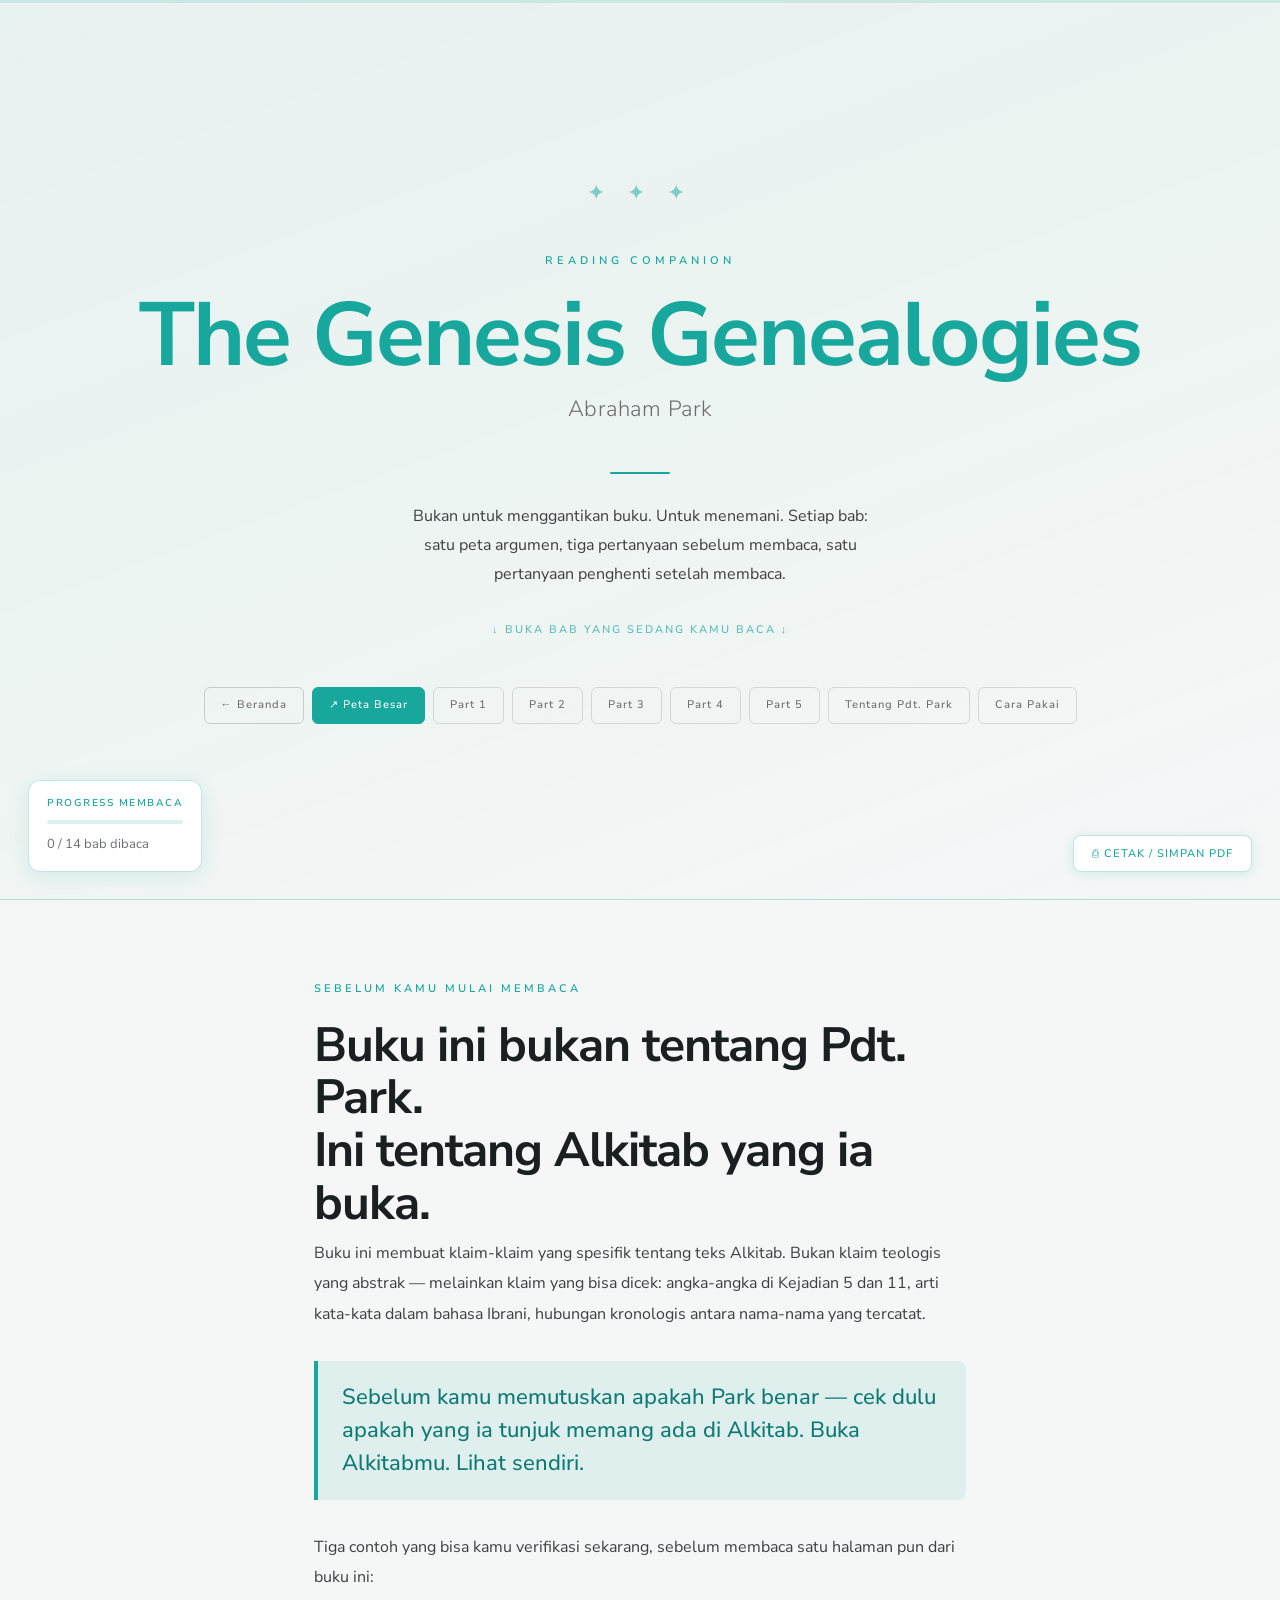
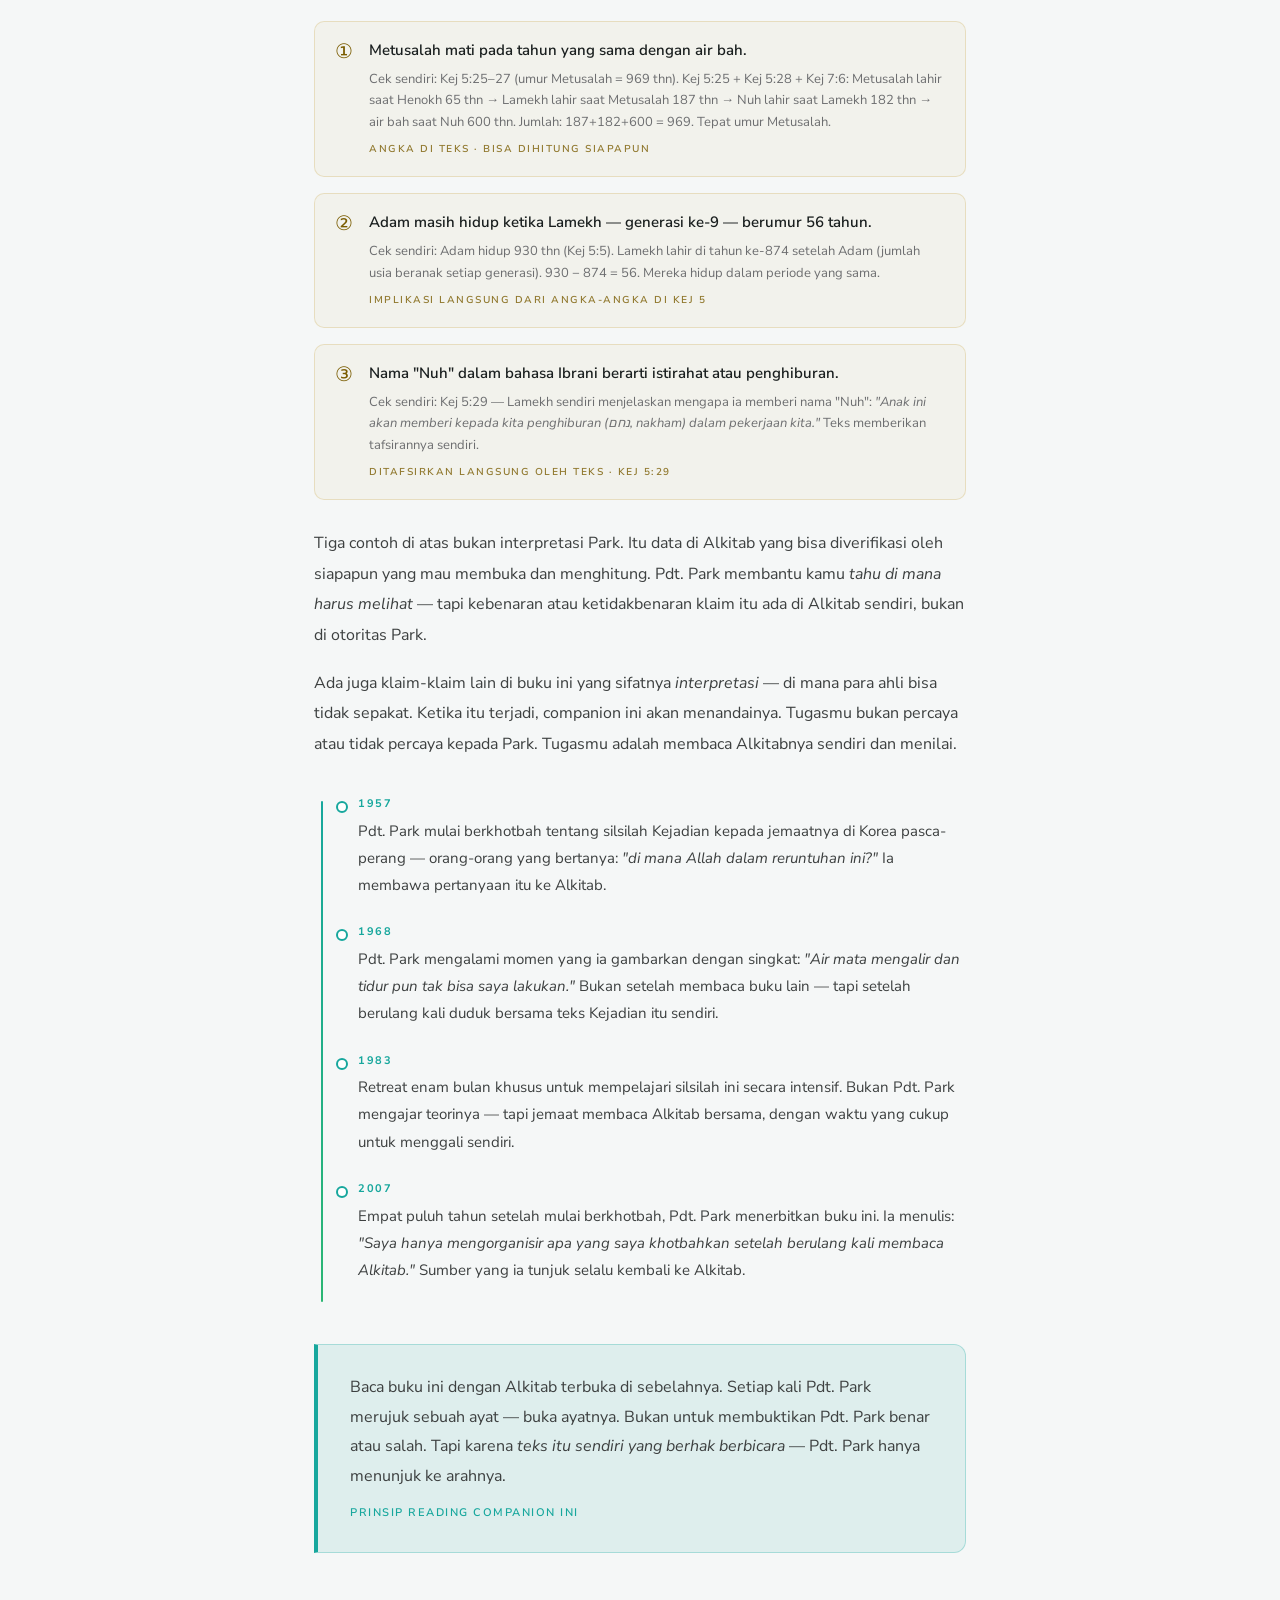
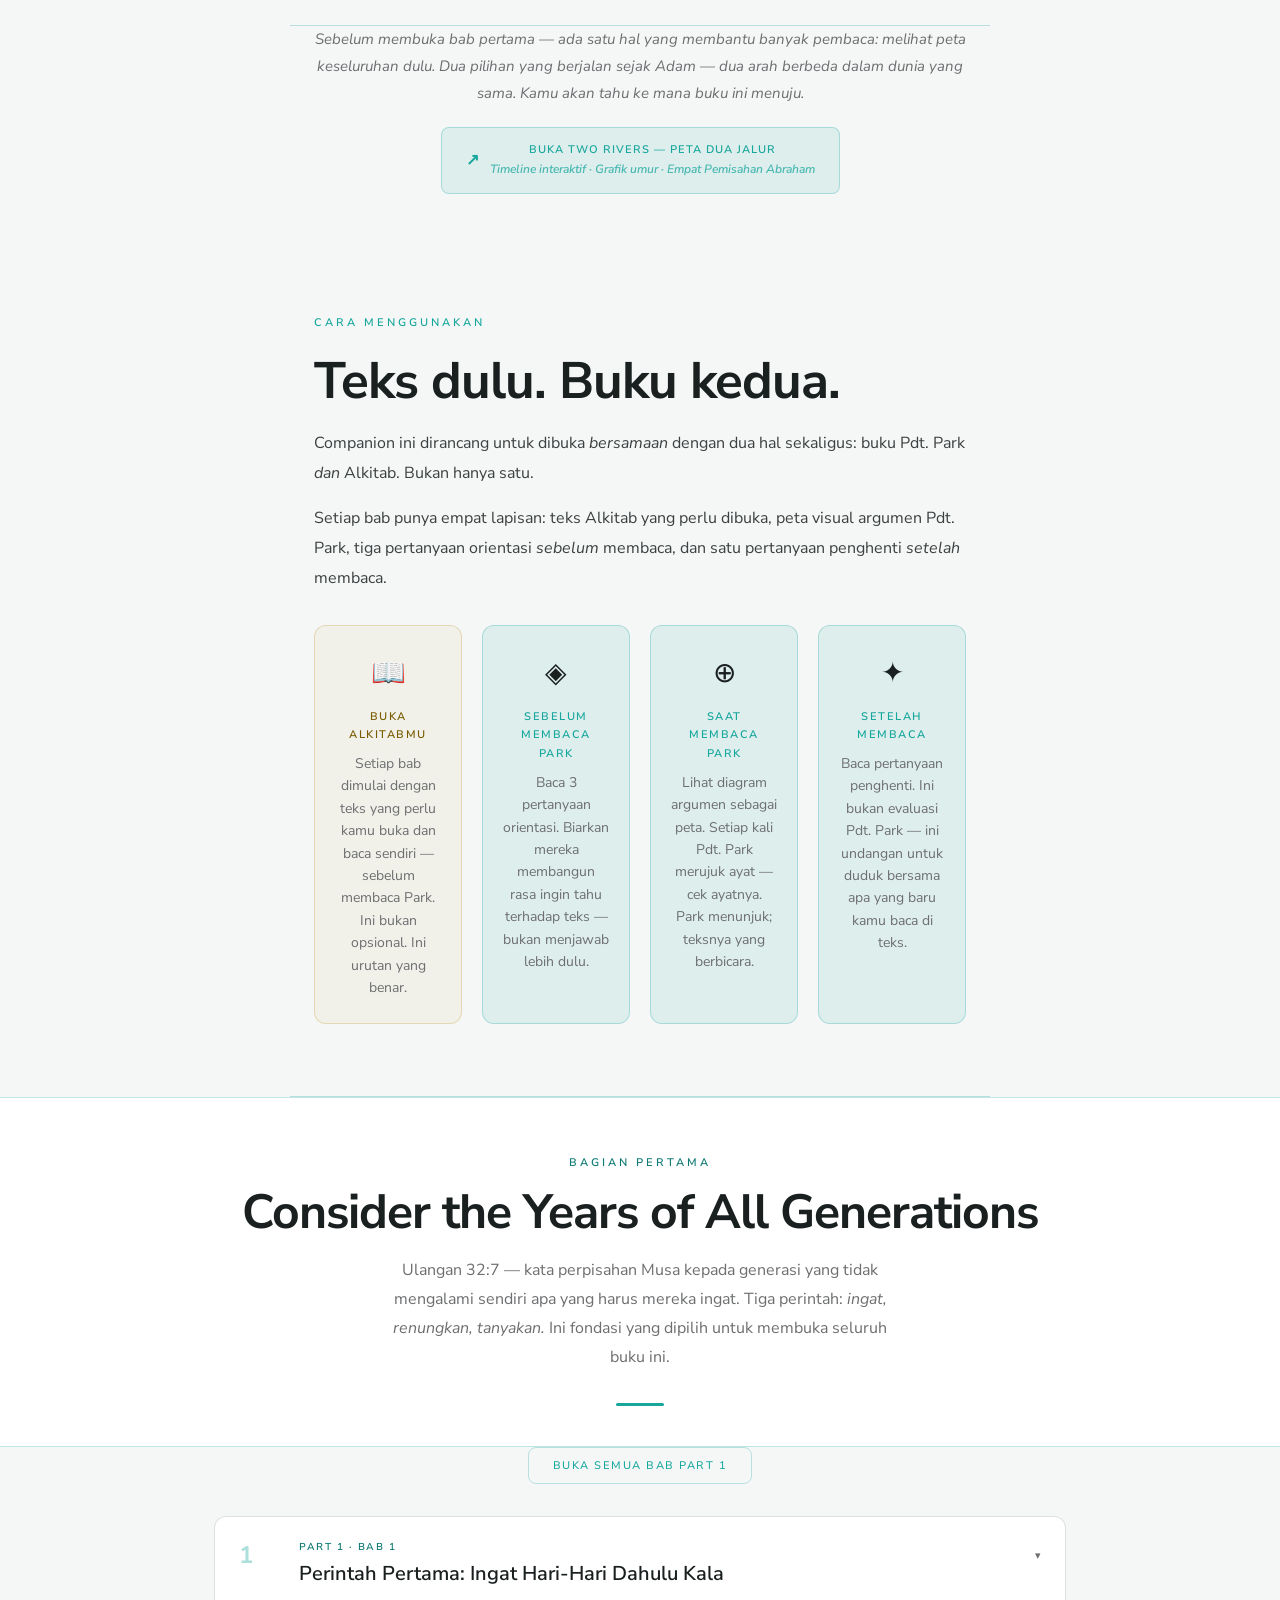
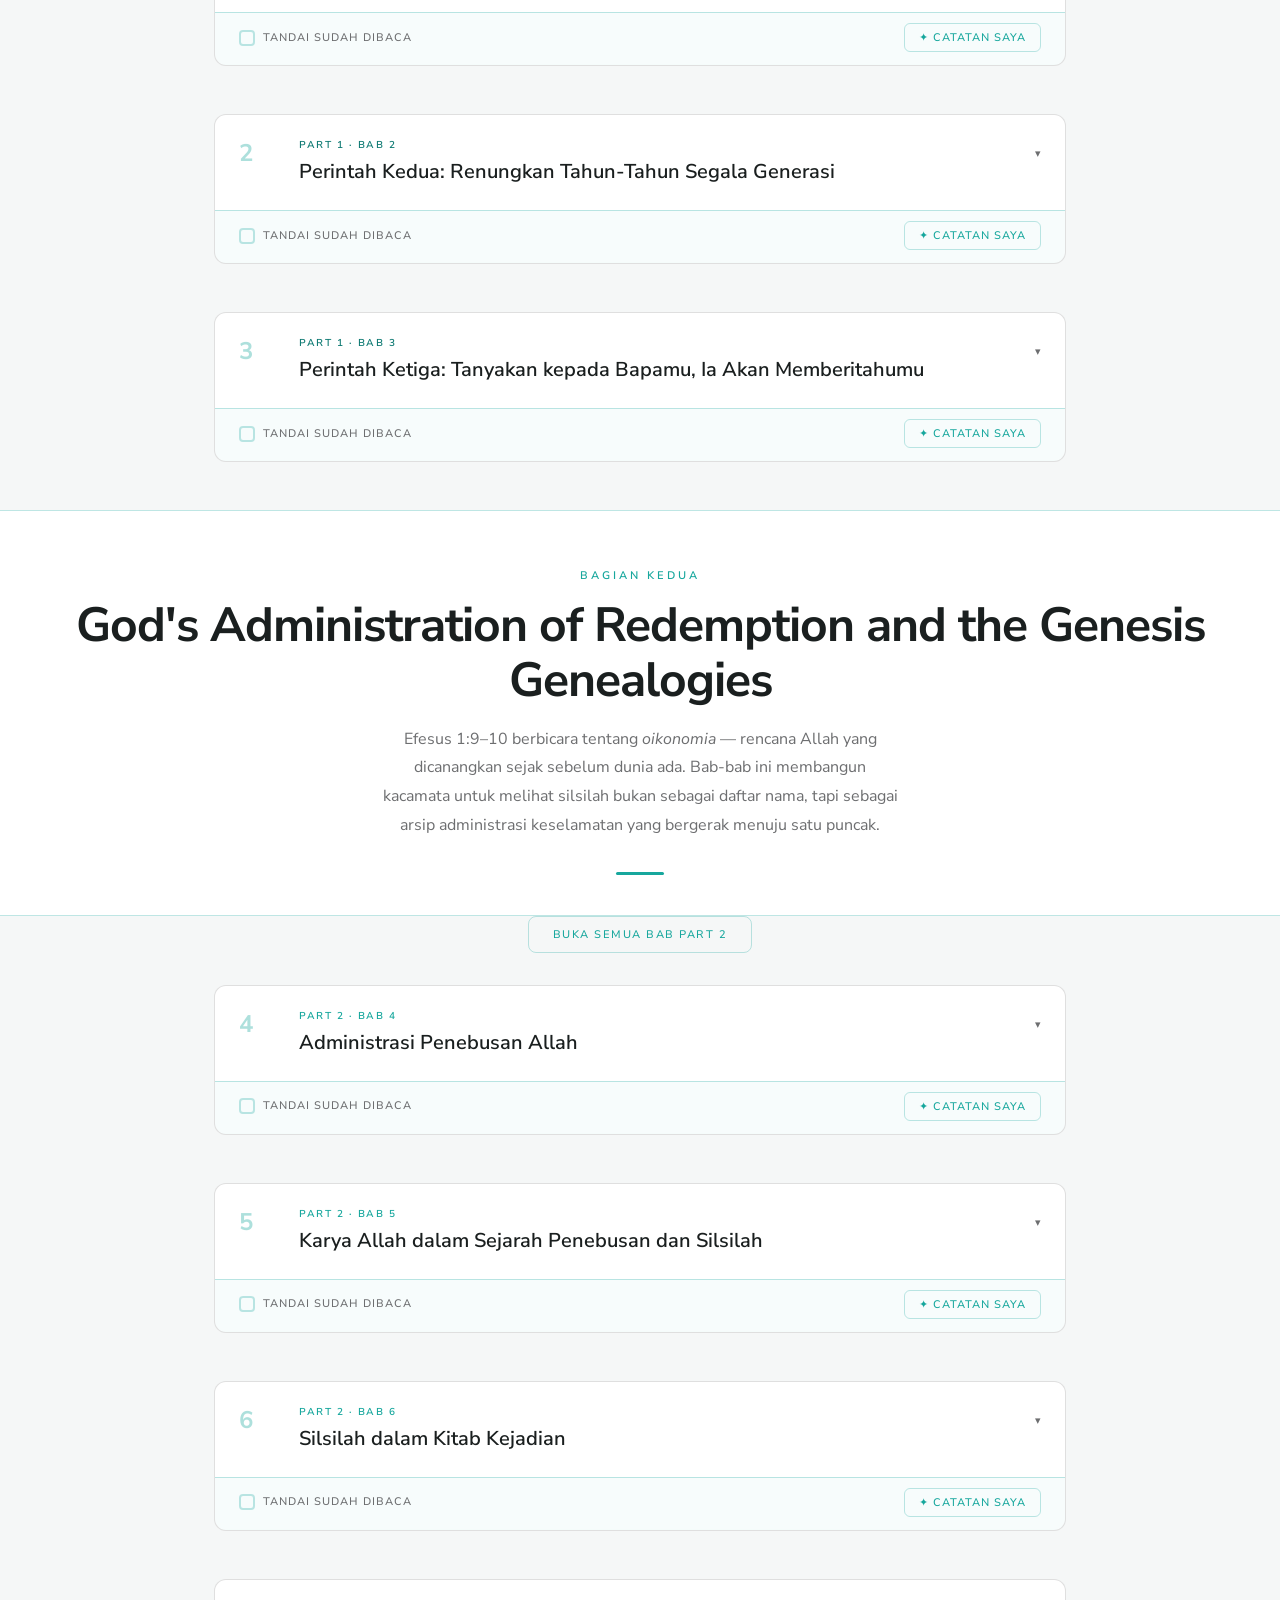
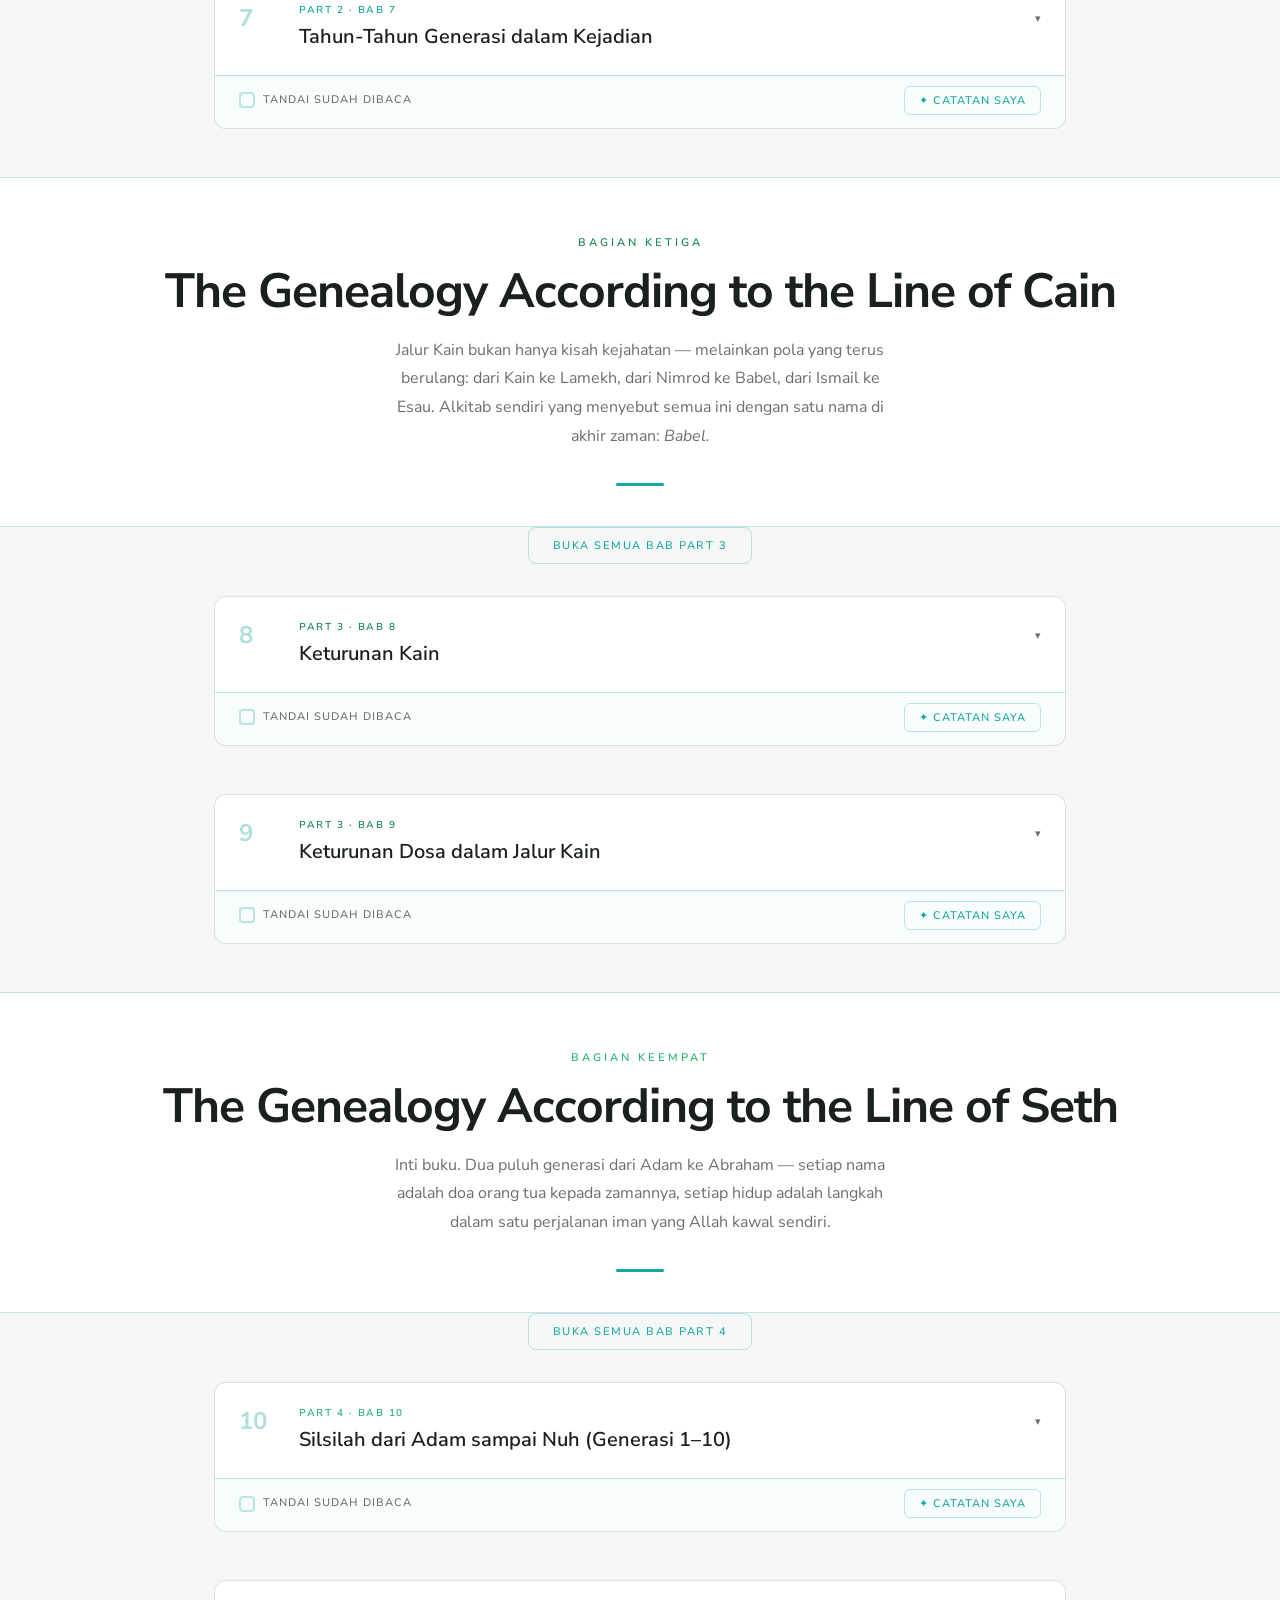
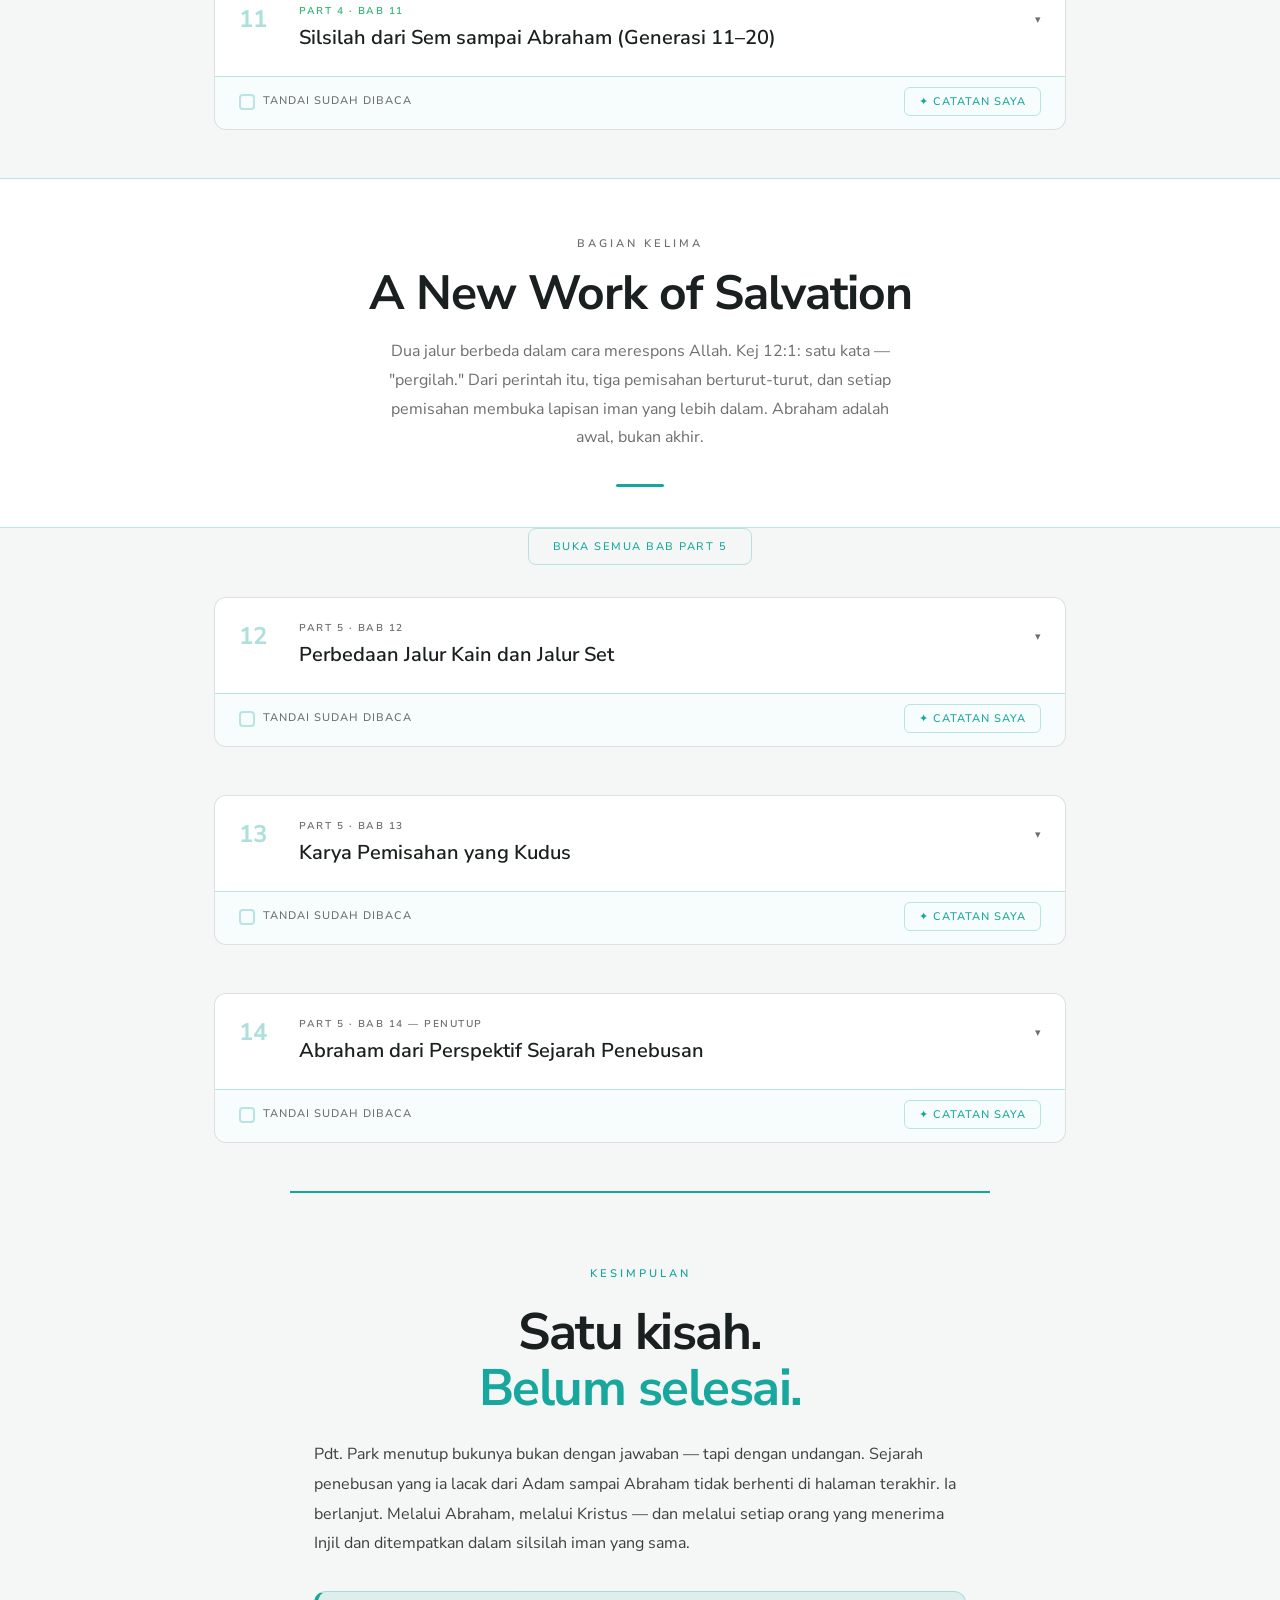
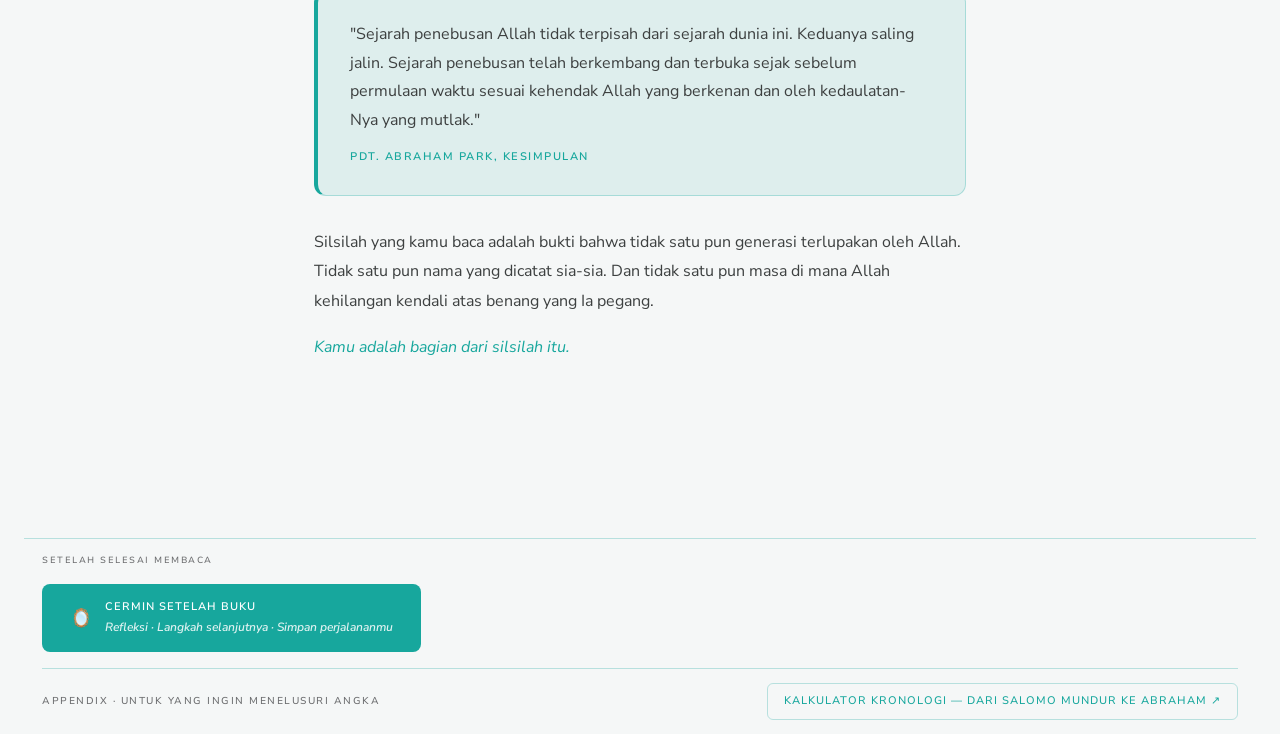
<file: reading-journey.html>
<!DOCTYPE html>
<html lang="id">
<head>
<meta charset="UTF-8">
<meta name="viewport" content="width=device-width,initial-scale=1">
<title>Reading Companion — The Genesis Genealogies</title>
<style>
@import url('https://fonts.googleapis.com/css2?family=Nunito+Sans:ital,opsz,wght@0,6..12,300;0,6..12,400;0,6..12,500;0,6..12,600;0,6..12,700;0,6..12,800;1,6..12,400&family=Lora:ital,wght@0,400;0,600;0,700;1,400&display=swap');

:root {
  /* New Brand Palette */
  --teal: #17a79d;
  --teal-dark: #0f7a73;
  --teal-light: rgba(23,167,157,0.10);
  --teal-border: rgba(23,167,157,0.28);
  --green: #2bb673;
  --green-dark: #1d8a55;
  --green-light: rgba(43,182,115,0.10);
  --green-border: rgba(43,182,115,0.28);
  --grey: #6d6e70;
  --grey-light: rgba(109,110,112,0.10);
  --grey-border: rgba(109,110,112,0.22);
  --white: #ffffff;
  --bg: #f5f7f7;
  --bg-card: #ffffff;
  --ink: #1a1f1f;
  --mid: #3d4040;
  --dim: #6d6e70;

  /* Legacy aliases mapped to new palette */
  --gold: var(--teal);
  --gold-light: var(--teal);
  --gold-faint: var(--teal-light);
  --gold-border: var(--teal-border);
  --rust: var(--green-dark);
  --parchment: var(--white);
  --parchment-dark: #eef1f1;
  --blue-calm: var(--teal);
  --green-calm: var(--green);
  --part1: var(--teal-dark);
  --part2: var(--teal);
  --part3: var(--green-dark);
  --part4: var(--green);
  --part5: var(--grey);
}

* { margin:0; padding:0; box-sizing:border-box; }
html { scroll-behavior:smooth; font-size:16px; overflow-x: hidden; }

body {
  background: var(--bg);
  color: var(--ink);
  font-family: 'Nunito Sans', sans-serif;
  font-size: 16px;
  line-height: 1.7;
  font-weight: 400;
  overflow-x: hidden;
}

/* ============ PRINT ============ */
@media print {
  .no-print { display:none !important; }
  .chapter-block { page-break-inside: avoid; }
  body { background: white; font-size: 11pt; }
  .cover { height: auto; padding: 60px 40px; }
}

/* ============ COVER ============ */
.cover {
  min-height: 100vh;
  display: flex;
  flex-direction: column;
  align-items: center;
  justify-content: center;
  text-align: center;
  padding: 80px 32px;
  position: relative;
  border-bottom: 1px solid var(--teal-border);
  background: linear-gradient(160deg, rgba(23,167,157,0.06) 0%, rgba(43,182,115,0.04) 50%, transparent 100%);
}

.cover-ornament {
  font-size: 22px;
  color: var(--teal);
  letter-spacing: 8px;
  margin-bottom: 40px;
  opacity: 0.5;
}

.cover-pretitle {
  font-family: 'Nunito Sans', sans-serif;
  font-size: 11px;
  font-weight: 600;
  letter-spacing: 4px;
  color: var(--teal);
  text-transform: uppercase;
  margin-bottom: 20px;
}

.cover-title {
  font-family: 'Nunito Sans', sans-serif;
  font-size: clamp(40px, 7vw, 96px);
  font-weight: 700;
  line-height: 1.0;
  color: var(--ink);
  margin-bottom: 10px;
  letter-spacing: -2px;
}

.cover-title em {
  font-style: normal;
  color: var(--teal);
}

.cover-subtitle {
  font-family: 'Nunito Sans', sans-serif;
  font-size: clamp(16px, 2.5vw, 22px);
  font-weight: 300;
  color: var(--dim);
  margin-bottom: 44px;
  letter-spacing: 0.5px;
}

.cover-line { width: 60px; height: 2px; background: var(--teal); margin: 0 auto 28px; border-radius: 2px; }

.cover-desc {
  max-width: 480px;
  font-size: 16px;
  font-weight: 400;
  color: var(--mid);
  line-height: 1.8;
  margin-bottom: 32px;
}

.cover-instruction {
  font-family: 'Nunito Sans', sans-serif;
  font-size: 11px;
  font-weight: 500;
  letter-spacing: 2px;
  color: var(--teal);
  opacity: 0.7;
  text-transform: uppercase;
}

.cover-nav {
  margin-top: 48px;
  display: flex;
  gap: 8px;
  flex-wrap: wrap;
  justify-content: center;
}

.cover-nav a {
  font-family: 'Nunito Sans', sans-serif;
  font-size: 11px;
  font-weight: 500;
  letter-spacing: 1px;
  color: var(--dim);
  text-decoration: none;
  padding: 8px 16px;
  border: 1px solid var(--grey-border);
  border-radius: 6px;
  transition: all 0.25s;
}
.cover-nav a:hover { color: var(--teal); border-color: var(--teal); background: var(--teal-light); }

/* ============ HOW TO USE ============ */
.howto {
  max-width: 700px;
  margin: 0 auto;
  padding: 72px 24px;
  border-bottom: 1px solid var(--teal-border);
}

.section-eyebrow {
  font-family: 'Nunito Sans', sans-serif;
  font-size: 11px;
  font-weight: 600;
  letter-spacing: 3px;
  color: var(--teal);
  text-transform: uppercase;
  margin-bottom: 20px;
  display: block;
}

.howto h2 {
  font-family: 'Nunito Sans', sans-serif;
  font-size: clamp(28px, 4vw, 60px);
  font-weight: 700;
  letter-spacing: -1px;
  margin-bottom: 20px;
  color: var(--ink);
  line-height: 1.1;
}

.howto p {
  font-size: 16px;
  color: var(--mid);
  margin-bottom: 16px;
  line-height: 1.85;
}

.howto-icons {
  display: grid;
  grid-template-columns: repeat(3, 1fr);
  gap: 20px;
  margin-top: 32px;
}

@media(max-width:560px) { .howto-icons { grid-template-columns: 1fr; } }

.howto-icon-box {
  padding: 24px 20px;
  border: 1px solid var(--teal-border);
  border-radius: 12px;
  background: var(--teal-light);
  text-align: center;
  transition: box-shadow 0.25s, transform 0.25s;
}
.howto-icon-box:hover { box-shadow: 0 4px 20px rgba(23,167,157,0.15); transform: translateY(-2px); }

.howto-icon {
  font-size: 28px;
  margin-bottom: 10px;
  display: block;
}

.howto-icon-title {
  font-family: 'Nunito Sans', sans-serif;
  font-size: 11px;
  font-weight: 600;
  letter-spacing: 1.5px;
  color: var(--teal);
  margin-bottom: 8px;
  display: block;
  text-transform: uppercase;
}

.howto-icon-text {
  font-size: 14px;
  color: var(--dim);
  line-height: 1.6;
}

/* ============ PART HEADER ============ */
.part-header {
  padding: 56px 24px 40px;
  text-align: center;
  position: relative;
  background: var(--white);
  border-bottom: 1px solid var(--teal-border);
  border-top: 1px solid var(--teal-border);
  margin-bottom: 0;
}

.part-header::after {
  content: '';
  display: block;
  width: 48px;
  height: 3px;
  background: var(--teal);
  margin: 32px auto 0;
  border-radius: 2px;
}

.part-label {
  font-family: 'Nunito Sans', sans-serif;
  font-size: 11px;
  font-weight: 600;
  letter-spacing: 3px;
  text-transform: uppercase;
  margin-bottom: 12px;
  display: block;
  color: var(--teal);
}

.part-title {
  font-family: 'Nunito Sans', sans-serif;
  font-size: clamp(24px, 4vw, 48px);
  font-weight: 700;
  line-height: 1.15;
  letter-spacing: -1px;
  color: var(--ink);
}

.part-thesis {
  max-width: 520px;
  margin: 16px auto 0;
  font-size: 16px;
  color: var(--dim);
  line-height: 1.8;
}

/* ============ CHAPTER BLOCK ============ */
.chapter-block {
  max-width: 900px;
  margin: 0 auto 48px;
  padding: 0 24px;
}

.chapter-card {
  border: 1px solid var(--grey-border);
  border-radius: 12px;
  overflow: hidden;
  background: var(--white);
  transition: box-shadow 0.3s, border-color 0.3s;
  margin-bottom: 12px;
}

.chapter-card:hover {
  box-shadow: 0 4px 24px rgba(23,167,157,0.12);
  border-color: var(--teal-border);
}

/* chapter header */
.ch-header {
  padding: 22px 24px 18px;
  cursor: pointer;
  display: flex;
  align-items: flex-start;
  gap: 20px;
  border-bottom: 1px solid transparent;
  transition: border-color 0.3s;
  user-select: none;
}
.chapter-card.open .ch-header {
  border-bottom-color: var(--teal-border);
}

.ch-num {
  font-family: 'Nunito Sans', sans-serif;
  font-size: 24px;
  font-weight: 700;
  color: var(--teal);
  opacity: 0.35;
  line-height: 1;
  min-width: 40px;
  padding-top: 4px;
}

.ch-header-text { flex: 1; }

.ch-tag {
  font-family: 'Nunito Sans', sans-serif;
  font-size: 10px;
  font-weight: 600;
  letter-spacing: 1.5px;
  color: var(--teal);
  text-transform: uppercase;
  margin-bottom: 5px;
}

.ch-title {
  font-family: 'Nunito Sans', sans-serif;
  font-size: clamp(15px, 2.5vw, 20px);
  font-weight: 600;
  color: var(--ink);
  line-height: 1.3;
  margin-bottom: 6px;
}

.ch-park-aim {
  font-size: 14px;
  color: var(--dim);
  line-height: 1.65;
  display: none; /* dipindah ke dalam body */
}

.park-insight-block {
  margin: 20px 0 24px;
  background: rgba(23,167,157,0.05);
  border: 1px solid rgba(23,167,157,0.18);
  border-left: 3px solid var(--teal);
  border-radius: 0 8px 8px 0;
  padding: 16px 18px;
}
.park-insight-label {
  font-family: 'Nunito Sans', sans-serif;
  font-size: 10px;
  font-weight: 700;
  letter-spacing: 2px;
  text-transform: uppercase;
  color: var(--teal-dark);
  margin-bottom: 10px;
  display: flex;
  align-items: center;
  gap: 6px;
}
.park-insight-text {
  font-size: 14px;
  color: var(--mid);
  line-height: 1.72;
}

.ch-chev {
  font-size: 11px;
  color: var(--dim);
  transition: transform 0.4s;
  padding-top: 8px;
  flex-shrink: 0;
}
.chapter-card.open .ch-chev { transform: rotate(180deg); color: var(--teal); }

/* chapter body */
.ch-body {
  max-height: 0;
  overflow: hidden;
  transition: max-height 0.7s cubic-bezier(.16,1,.3,1);
}
.chapter-card.open .ch-body { max-height: 9999px; }

.ch-inner { padding: 24px; }

/* diagram */
.diagram-wrap {
  margin-bottom: 24px;
}

.diagram-label {
  font-family: 'Nunito Sans', sans-serif;
  font-size: 10px;
  font-weight: 600;
  letter-spacing: 2px;
  color: var(--teal);
  text-transform: uppercase;
  margin-bottom: 12px;
  display: block;
}

.diagram-svg-wrap {
  border: 1px solid var(--teal-border);
  border-radius: 8px;
  overflow: hidden;
  background: #f0faf9;
}

/* questions */
.questions-before {
  margin-bottom: 20px;
}

.q-section-label {
  font-family: 'Nunito Sans', sans-serif;
  font-size: 10px;
  font-weight: 600;
  letter-spacing: 2px;
  color: var(--teal);
  text-transform: uppercase;
  margin-bottom: 12px;
  display: block;
  opacity: 0.9;
}

.q-section-label.after { color: var(--green-dark); }

.q-item {
  display: flex;
  gap: 12px;
  margin-bottom: 12px;
  align-items: flex-start;
}

.q-dot {
  width: 24px; height: 24px;
  border-radius: 50%;
  display: flex; align-items: center; justify-content: center;
  font-family: 'Nunito Sans', sans-serif;
  font-size: 11px;
  font-weight: 600;
  flex-shrink: 0;
  margin-top: 1px;
}

.q-dot.before {
  background: var(--teal-light);
  border: 1px solid var(--teal-border);
  color: var(--teal-dark);
}

.q-dot.after {
  background: var(--green-light);
  border: 1px solid var(--green-border);
  color: var(--green-dark);
  width: 28px; height: 28px; font-size: 13px;
}

.q-text {
  font-size: 15px;
  color: var(--mid);
  line-height: 1.7;
  flex: 1;
}

.q-text strong { color: var(--ink); font-weight: 600; }

.q-after-box {
  padding: 16px 18px;
  background: var(--green-light);
  border-left: 3px solid var(--green);
  border-radius: 0 8px 8px 0;
  margin-top: 16px;
}

.reflection-prompt {
  font-size: 15px;
  color: var(--mid);
  line-height: 1.75;
}

.reflection-prompt strong { font-style: normal; color: var(--green-dark); font-weight: 600; }

.ch-divider {
  height: 1px;
  background: var(--teal-border);
  margin: 18px 0;
  opacity: 0.5;
}

/* ============ CONCLUSION ============ */
.conclusion-wrap {
  max-width: 700px;
  margin: 0 auto;
  padding: 72px 24px 100px;
  text-align: center;
  border-top: 2px solid var(--teal);
}

.conc-title {
  font-family: 'Nunito Sans', sans-serif;
  font-size: clamp(28px, 4vw, 60px);
  font-weight: 700;
  letter-spacing: -1.5px;
  margin-bottom: 24px;
  color: var(--ink);
  line-height: 1.1;
}
.conc-title em { font-style: normal; color: var(--teal); }

.conc-text {
  font-size: 16px;
  color: var(--mid);
  line-height: 1.85;
  text-align: left;
  margin-bottom: 16px;
}

.conc-quote {
  padding: 28px 32px;
  border: 1px solid var(--teal-border);
  border-radius: 12px;
  background: var(--teal-light);
  margin: 32px 0;
  font-size: 16px;
  color: var(--mid);
  line-height: 1.8;
  text-align: left;
  border-left: 4px solid var(--teal);
}
.conc-quote cite {
  display: block;
  font-style: normal;
  font-family: 'Nunito Sans', sans-serif;
  font-size: 11px;
  font-weight: 600;
  letter-spacing: 1.5px;
  color: var(--teal);
  margin-top: 12px;
  text-transform: uppercase;
}

/* ============ STICKY PROGRESS BAR ============ */
.progress-bar {
  position: fixed;
  top: 0; left: 0; right: 0;
  height: 3px;
  background: rgba(23,167,157,0.15);
  z-index: 100;
}
.progress-fill {
  height: 100%;
  background: linear-gradient(90deg, var(--teal), var(--green));
  transition: width 0.2s;
  width: 0%;
}

/* print button */
.print-btn {
  position: fixed;
  bottom: 28px; right: 28px;
  font-family: 'Nunito Sans', sans-serif;
  font-size: 11px;
  font-weight: 500;
  letter-spacing: 1px;
  text-transform: uppercase;
  color: var(--teal);
  background: var(--white);
  border: 1px solid var(--teal-border);
  padding: 10px 18px;
  border-radius: 8px;
  cursor: pointer;
  transition: all 0.25s;
  z-index: 50;
  box-shadow: 0 2px 12px rgba(23,167,157,0.15);
}
.print-btn:hover { background: var(--teal); color: var(--white); }

/* expand all button */
.expand-all-btn {
  display: block;
  margin: 0 auto 32px;
  font-family: 'Nunito Sans', sans-serif;
  font-size: 11px;
  font-weight: 500;
  letter-spacing: 1.5px;
  text-transform: uppercase;
  color: var(--teal);
  background: none;
  border: 1px solid var(--teal-border);
  padding: 10px 24px;
  border-radius: 8px;
  cursor: pointer;
  transition: all 0.25s;
}
.expand-all-btn:hover { background: var(--teal); color: var(--white); border-color: var(--teal); }

/* part color accents */
.part1 .ch-tag, .part1 .section-eyebrow, .part1 .part-label { color: var(--teal-dark); }
.part2 .ch-tag, .part2 .section-eyebrow, .part2 .part-label { color: var(--teal); }
.part3 .ch-tag, .part3 .section-eyebrow, .part3 .part-label { color: var(--green-dark); }
.part4 .ch-tag, .part4 .section-eyebrow, .part4 .part-label { color: var(--green); }
.part5 .ch-tag, .part5 .section-eyebrow, .part5 .part-label { color: var(--grey); }

/* ============ VERIFY GRID (park section) ============ */
.verify-grid {
  display: flex;
  flex-direction: column;
  gap: 16px;
  margin: 28px 0;
}

.verify-item {
  display: flex;
  gap: 16px;
  align-items: flex-start;
  padding: 18px 20px;
  background: rgba(201,168,76,0.06);
  border: 1px solid rgba(201,168,76,0.28);
  border-radius: 10px;
}

.verify-num {
  font-family: 'Nunito Sans', sans-serif;
  font-size: 20px;
  color: #7a5c00;
  flex-shrink: 0;
  line-height: 1;
  padding-top: 2px;
}

.verify-content { flex: 1; }

.verify-klaim {
  font-family: 'Nunito Sans', sans-serif;
  font-size: 15px;
  font-weight: 600;
  color: var(--ink);
  margin-bottom: 8px;
  line-height: 1.4;
}

.verify-cara {
  font-size: 13px;
  color: var(--dim);
  line-height: 1.65;
  margin-bottom: 8px;
}

.verify-tag {
  font-family: 'Nunito Sans', sans-serif;
  font-size: 10px;
  font-weight: 600;
  letter-spacing: 1.5px;
  text-transform: uppercase;
  color: #7a5c00;
  opacity: 0.8;
}

/* ============ TEKS BUKA (per chapter) ============ */
.teks-buka {
  margin-bottom: 18px;
  padding: 14px 18px;
  background: rgba(201,168,76,0.06);
  border: 1px solid rgba(201,168,76,0.28);
  border-left: 3px solid #c9a84c;
  border-radius: 0 8px 8px 0;
}

.teks-buka-label {
  font-family: 'Nunito Sans', sans-serif;
  font-size: 10px;
  font-weight: 700;
  letter-spacing: 2px;
  text-transform: uppercase;
  color: #7a5c00;
  margin-bottom: 8px;
  display: block;
}

.teks-buka-ayat {
  font-size: 14px;
  color: var(--ink);
  font-weight: 600;
  margin-bottom: 4px;
}

.teks-buka-catatan {
  font-size: 13px;
  color: var(--dim);
  line-height: 1.6;
}

.teks-buka-catatan em {
  font-style: italic;
  color: var(--mid);
}

/* howto icons — 4 cols on desktop */
@media(min-width:560px) {
  .howto-icons { grid-template-columns: repeat(4, 1fr); }
}

/* SVG styles */
svg text { font-family: 'Nunito Sans', sans-serif; }

/* ============ READ STATUS ============ */
.ch-read-row {
  display: flex;
  align-items: center;
  justify-content: space-between;
  padding: 10px 24px 12px;
  background: rgba(23,167,157,0.03);
  border-top: 1px solid var(--teal-border);
  gap: 12px;
}

.read-label {
  display: flex;
  align-items: center;
  gap: 8px;
  cursor: pointer;
  font-family: 'Nunito Sans', sans-serif;
  font-size: 11px;
  font-weight: 500;
  letter-spacing: 1px;
  text-transform: uppercase;
  color: var(--dim);
  transition: color 0.25s;
  user-select: none;
}
.read-label:hover { color: var(--teal); }

.read-checkbox {
  -webkit-appearance: none;
  appearance: none;
  width: 16px; height: 16px;
  border: 2px solid var(--teal-border);
  border-radius: 4px;
  background: transparent;
  cursor: pointer;
  position: relative;
  transition: all 0.25s;
  flex-shrink: 0;
}
.read-checkbox:checked {
  background: var(--teal);
  border-color: var(--teal);
}
.read-checkbox:checked::after {
  content: '✓';
  position: absolute;
  top: 50%; left: 50%;
  transform: translate(-50%, -50%);
  color: var(--white);
  font-size: 10px;
  font-family: sans-serif;
  line-height: 1;
}

.chapter-card.read-done .ch-num {
  color: var(--teal);
  opacity: 1;
}
.chapter-card.read-done {
  background: rgba(23,167,157,0.03);
}

/* ============ NOTES AREA ============ */
.notes-toggle-btn {
  font-family: 'Nunito Sans', sans-serif;
  font-size: 11px;
  font-weight: 500;
  letter-spacing: 1px;
  text-transform: uppercase;
  color: var(--teal);
  background: none;
  border: 1px solid var(--teal-border);
  padding: 6px 14px;
  border-radius: 6px;
  cursor: pointer;
  transition: all 0.25s;
  white-space: nowrap;
}
.notes-toggle-btn:hover { color: var(--white); background: var(--teal); border-color: var(--teal); }
.notes-toggle-btn.active { color: var(--white); background: var(--teal); border-color: var(--teal); }

.notes-panel {
  max-height: 0;
  overflow: hidden;
  transition: max-height 0.5s cubic-bezier(.16,1,.3,1);
  background: rgba(23,167,157,0.04);
  border-top: 1px solid transparent;
}
.notes-panel.open {
  max-height: 320px;
  border-top-color: var(--teal-border);
}

.notes-inner {
  padding: 16px 24px 20px;
}

.notes-label {
  font-family: 'Nunito Sans', sans-serif;
  font-size: 10px;
  font-weight: 600;
  letter-spacing: 2px;
  color: var(--teal);
  text-transform: uppercase;
  margin-bottom: 10px;
  display: block;
}

.notes-textarea {
  width: 100%;
  min-height: 110px;
  font-family: 'Nunito Sans', sans-serif;
  font-size: 15px;
  line-height: 1.7;
  color: var(--ink);
  background: var(--white);
  border: 1px solid var(--teal-border);
  border-radius: 8px;
  padding: 12px 14px;
  resize: vertical;
  outline: none;
  transition: border-color 0.25s, box-shadow 0.25s;
}
.notes-textarea:focus {
  border-color: var(--teal);
  box-shadow: 0 0 0 3px rgba(23,167,157,0.12);
}
.notes-textarea::placeholder {
  color: var(--dim);
  opacity: 0.5;
}

.notes-saved-badge {
  font-family: 'Nunito Sans', sans-serif;
  font-size: 10px;
  font-weight: 600;
  letter-spacing: 1px;
  color: var(--green);
  text-transform: uppercase;
  opacity: 0;
  transition: opacity 0.4s;
  margin-top: 6px;
  display: block;
}
.notes-saved-badge.show { opacity: 1; }

/* ============ OVERALL PROGRESS ============ */
.reading-progress-panel {
  position: fixed;
  bottom: 28px;
  left: 28px;
  background: var(--white);
  border: 1px solid var(--teal-border);
  border-radius: 12px;
  padding: 14px 18px;
  z-index: 50;
  min-width: 160px;
  box-shadow: 0 4px 20px rgba(23,167,157,0.12);
}
.rp-label {
  font-family: 'Nunito Sans', sans-serif;
  font-size: 10px;
  font-weight: 600;
  letter-spacing: 1.5px;
  text-transform: uppercase;
  color: var(--teal);
  margin-bottom: 8px;
  display: block;
}
.rp-bar-bg {
  width: 100%;
  height: 4px;
  background: rgba(23,167,157,0.15);
  border-radius: 2px;
  overflow: hidden;
  margin-bottom: 6px;
}
.rp-bar-fill {
  height: 100%;
  background: linear-gradient(90deg, var(--teal), var(--green));
  border-radius: 2px;
  transition: width 0.4s;
}
.rp-count {
  font-family: 'Nunito Sans', sans-serif;
  font-size: 13px;
  color: var(--dim);
}

@media(max-width:600px) {
  .reading-progress-panel { display: none; }
  .ch-read-row { padding: 10px 16px; }
  .notes-inner { padding: 12px 16px 16px; }

  /* Wider layout on small screens */
  .chapter-block { padding: 0 12px; margin-bottom: 28px; }
  .ch-inner { padding: 16px; }

  /* Print button — smaller, don't overlap content */
  .print-btn {
    bottom: 12px;
    right: 12px;
    padding: 8px 12px;
    font-size: 10px;
  }

  /* Part header — less padding */
  .part-header { padding: 36px 16px 28px; }
  .part-title { font-size: clamp(20px, 5vw, 32px); letter-spacing: -0.5px; }
  .part-thesis { font-size: 14px; }

  /* How to icons — 2 cols on medium mobile */
  .howto-icons { grid-template-columns: 1fr 1fr; gap: 12px; }
  .howto h2 { font-size: clamp(22px, 6vw, 40px); }
  .howto { padding: 48px 16px; }

  /* Cover */
  .cover { padding: 60px 16px; }
  .cover-nav { gap: 6px; }
  .cover-nav a { font-size: 10px; padding: 6px 12px; }

  /* Slow gate — prevent text overflow */
  .slow-gate-header { flex-direction: column; gap: 8px; }
  .gate-question { font-size: 14px; }
  .gate-textarea { font-size: 14px; }

  /* Soft gate */
  .soft-gate { padding: 14px 14px; }
  .soft-gate-textarea { font-size: 14px; }

  /* SVG diagrams — ensure they don't overflow */
  .diagram-svg-wrap { overflow-x: auto; }
  .diagram-svg-wrap svg { min-width: 500px; }

  /* Q items */
  .q-text { font-size: 14px; }
  .q-dot { width: 22px; height: 22px; font-size: 11px; flex-shrink: 0; }

  /* notes textarea */
  .notes-textarea { font-size: 14px; }

  /* consequence block */
  .consequence-text { font-size: 14px; }

  /* Park insight */
  .park-insight-text { font-size: 14px; }

  /* ch-header */
  .ch-title { font-size: 14px; }
  .ch-num { width: 32px; height: 32px; font-size: 14px; flex-shrink: 0; }
}
@media print {
  .notes-panel, .ch-read-row, .reading-progress-panel { display: none !important; }
}


/* ============ TOOL LINKS ============ */
.tool-links {
  margin: 18px 0 0;
  padding: 14px 18px;
  background: var(--teal-light);
  border: 1px solid var(--teal-border);
  border-radius: 8px;
}

.tool-links-label {
  font-family: 'Nunito Sans', sans-serif;
  font-size: 10px;
  font-weight: 600;
  letter-spacing: 2px;
  color: var(--teal);
  text-transform: uppercase;
  margin-bottom: 10px;
  display: block;
}

.tool-links-row {
  display: flex;
  flex-wrap: wrap;
  gap: 8px;
}

.tool-link-btn {
  display: inline-flex;
  align-items: center;
  gap: 7px;
  font-family: 'Nunito Sans', sans-serif;
  font-size: 11px;
  font-weight: 500;
  letter-spacing: 0.5px;
  text-transform: uppercase;
  color: var(--teal-dark);
  background: var(--white);
  border: 1px solid var(--teal-border);
  border-radius: 6px;
  padding: 8px 14px;
  cursor: pointer;
  text-decoration: none;
  transition: all 0.2s;
}
.tool-link-btn:hover {
  background: var(--teal);
  border-color: var(--teal);
  color: var(--white);
}
.tool-link-btn .tl-icon {
  font-size: 13px;
  flex-shrink: 0;
}
.tool-link-btn .tl-text { line-height: 1.3; }
.tool-link-btn .tl-sub {
  display: block;
  font-family: 'Nunito Sans', sans-serif;
  font-size: 10px;
  letter-spacing: 0;
  text-transform: none;
  font-style: italic;
  color: var(--dim);
  opacity: 0.8;
  margin-top: 1px;
}

/* appendix link khusus */
.appendix-link-wrap {
  margin: 28px 24px 0;
  padding: 14px 18px;
  border-top: 1px solid var(--teal-border);
  display: flex;
  align-items: center;
  justify-content: space-between;
  flex-wrap: wrap;
  gap: 10px;
}
.appendix-link-label {
  font-family: 'Nunito Sans', sans-serif;
  font-size: 10px;
  font-weight: 500;
  letter-spacing: 1.5px;
  color: var(--dim);
  text-transform: uppercase;
}
.appendix-link-btn {
  font-family: 'Nunito Sans', sans-serif;
  font-size: 11px;
  font-weight: 500;
  letter-spacing: 1px;
  text-transform: uppercase;
  color: var(--teal);
  background: none;
  border: 1px solid var(--teal-border);
  border-radius: 6px;
  padding: 8px 16px;
  cursor: pointer;
  text-decoration: none;
  transition: all 0.2s;
}
.appendix-link-btn:hover { color: var(--white); background: var(--teal); border-color: var(--teal); }

/* ============ PARK SECTION ============ */
.park-section {
  max-width: 700px;
  margin: 0 auto;
  padding: 80px 24px 72px;
  border-bottom: 1px solid var(--teal-border);
}

.park-pull {
  font-family: 'Nunito Sans', sans-serif;
  font-size: clamp(17px, 2.5vw, 22px);
  font-weight: 500;
  line-height: 1.5;
  color: var(--teal-dark);
  margin: 32px 0;
  padding: 20px 24px;
  border-left: 4px solid var(--teal);
  background: var(--teal-light);
  border-radius: 0 8px 8px 0;
}

.park-body {
  font-size: 16px;
  color: var(--mid);
  line-height: 1.9;
  margin-bottom: 18px;
}

.park-timeline {
  display: flex;
  flex-direction: column;
  gap: 0;
  margin: 36px 0;
  position: relative;
  padding-left: 28px;
}

.park-timeline::before {
  content: '';
  position: absolute;
  left: 7px;
  top: 6px;
  bottom: 6px;
  width: 2px;
  background: linear-gradient(to bottom, var(--teal), var(--green));
  border-radius: 2px;
}

.pt-item {
  position: relative;
  padding: 0 0 24px 16px;
}

.pt-item::before {
  content: '';
  position: absolute;
  left: -6px;
  top: 6px;
  width: 8px;
  height: 8px;
  border-radius: 50%;
  background: var(--white);
  border: 2px solid var(--teal);
}

.pt-year {
  font-family: 'Nunito Sans', sans-serif;
  font-size: 11px;
  font-weight: 700;
  letter-spacing: 1.5px;
  color: var(--teal);
  text-transform: uppercase;
  margin-bottom: 4px;
  display: block;
}

.pt-text {
  font-size: 15px;
  color: var(--mid);
  line-height: 1.7;
}

.park-closing-quote {
  padding: 28px 32px;
  border: 1px solid var(--teal-border);
  border-left: 4px solid var(--teal);
  border-radius: 0 12px 12px 0;
  background: var(--teal-light);
  margin-top: 36px;
  font-size: 16px;
  color: var(--mid);
  line-height: 1.85;
}
.park-closing-quote cite {
  display: block;
  font-style: normal;
  font-family: 'Nunito Sans', sans-serif;
  font-size: 11px;
  font-weight: 600;
  letter-spacing: 1.5px;
  color: var(--teal);
  margin-top: 12px;
  text-transform: uppercase;
}

/* ============ SLOW GATE ============ */
.slow-gate {
  margin: 24px 0 0;
  background: rgba(43,182,115,0.04);
  border: 1.5px solid var(--green-border);
  border-radius: 8px;
  overflow: hidden;
}

.slow-gate-header {
  padding: 14px 18px 12px;
  display: flex;
  align-items: flex-start;
  gap: 12px;
}

.gate-icon {
  font-size: 18px;
  flex-shrink: 0;
  margin-top: 1px;
}

.gate-label-wrap { flex: 1; }

.gate-eyebrow {
  font-family: 'Nunito Sans', sans-serif;
  font-size: 10px;
  font-weight: 600;
  letter-spacing: 2px;
  color: var(--green-dark);
  text-transform: uppercase;
  margin-bottom: 4px;
  display: block;
}

.gate-question {
  font-family: 'Nunito Sans', sans-serif;
  font-size: clamp(14px, 2vw, 17px);
  font-weight: 600;
  color: var(--ink);
  line-height: 1.4;
}

.gate-sub {
  font-size: 13px;
  color: var(--dim);
  margin-top: 5px;
  line-height: 1.6;
}

.gate-body {
  padding: 0 18px 18px;
}

.gate-textarea {
  width: 100%;
  min-height: 90px;
  font-family: 'Nunito Sans', sans-serif;
  font-size: 15px;
  line-height: 1.7;
  color: var(--ink);
  background: var(--white);
  border: 1px solid var(--green-border);
  border-radius: 6px;
  padding: 12px 14px;
  resize: vertical;
  outline: none;
  transition: border-color 0.25s, box-shadow 0.25s;
}
.gate-textarea:focus { border-color: var(--green); box-shadow: 0 0 0 3px rgba(43,182,115,0.12); }
.gate-textarea::placeholder { color: var(--dim); opacity: 0.5; }

.gate-unlock-btn {
  margin-top: 10px;
  width: 100%;
  font-family: 'Nunito Sans', sans-serif;
  font-size: 12px;
  font-weight: 600;
  letter-spacing: 1px;
  text-transform: uppercase;
  color: var(--white);
  background: var(--green);
  border: none;
  padding: 12px 16px;
  border-radius: 8px;
  cursor: pointer;
  transition: all 0.25s;
  opacity: 0.35;
  pointer-events: none;
}
.gate-unlock-btn.ready {
  opacity: 1;
  pointer-events: all;
}
.gate-unlock-btn.ready:hover { background: var(--green-dark); }
.gate-unlock-btn.unlocked { background: var(--teal); opacity: 1; pointer-events: none; }

.gate-unlocked-msg {
  display: none;
  margin-top: 12px;
  padding: 12px 14px;
  background: var(--green-light);
  border-left: 3px solid var(--green);
  border-radius: 0 6px 6px 0;
  font-size: 14px;
  color: var(--green-dark);
  line-height: 1.7;
}
.gate-unlocked-msg.show { display: block; }

.gate-saved { font-family: 'Nunito Sans', sans-serif; font-size: 10px; font-weight: 600; letter-spacing: 1px; color: var(--green); opacity: 0; transition: opacity 0.4s; display: block; margin-top: 5px; text-transform: uppercase; }
.gate-saved.show { opacity: 1; }

/* ============ SOFT GATE (observasi mandiri) ============ */
.soft-gate {
  margin: 16px 0 20px;
  padding: 14px 16px;
  background: rgba(201,168,76,0.06);
  border: 1px dashed rgba(201,168,76,0.45);
  border-radius: 8px;
}
.soft-gate-label {
  font-family: 'Nunito Sans', sans-serif;
  font-size: 10px;
  font-weight: 700;
  letter-spacing: 2px;
  text-transform: uppercase;
  color: #7a5c00;
  margin-bottom: 8px;
  display: block;
}
.soft-gate-prompt {
  font-size: 14px;
  color: var(--mid);
  line-height: 1.7;
  margin-bottom: 10px;
}
.soft-gate-textarea {
  width: 100%;
  min-height: 70px;
  font-family: 'Nunito Sans', sans-serif;
  font-size: 14px;
  line-height: 1.65;
  color: var(--ink);
  background: var(--white);
  border: 1px solid rgba(201,168,76,0.4);
  border-radius: 6px;
  padding: 10px 12px;
  resize: vertical;
  outline: none;
  transition: border-color 0.25s, box-shadow 0.25s;
}
.soft-gate-textarea:focus { border-color: #c9a84c; box-shadow: 0 0 0 3px rgba(201,168,76,0.12); }
.soft-gate-textarea::placeholder { color: var(--dim); opacity: 0.5; }
.soft-gate-hint {
  font-size: 11px;
  color: var(--dim);
  margin-top: 6px;
  display: block;
  opacity: 0.7;
  transition: opacity 0.3s;
}
.soft-gate-hint.ready { color: var(--teal); opacity: 1; }

/* ============ COLLAPSIBLE PARK INSIGHT ============ */
details.park-insight-details {
  margin: 20px 0 24px;
}
details.park-insight-details summary {
  display: flex;
  align-items: center;
  gap: 8px;
  padding: 12px 16px;
  background: rgba(23,167,157,0.05);
  border: 1px solid rgba(23,167,157,0.18);
  border-left: 3px solid var(--teal);
  border-radius: 0 8px 8px 0;
  cursor: pointer;
  font-family: 'Nunito Sans', sans-serif;
  font-size: 10px;
  font-weight: 700;
  letter-spacing: 2px;
  text-transform: uppercase;
  color: var(--teal-dark);
  list-style: none;
  user-select: none;
  transition: background 0.2s;
}
details.park-insight-details summary::-webkit-details-marker { display: none; }
details.park-insight-details summary::after {
  content: '▸ Buka';
  margin-left: auto;
  font-size: 11px;
  font-weight: 600;
  letter-spacing: 0.5px;
  color: var(--teal);
  text-transform: none;
}
details.park-insight-details[open] summary::after { content: '▾ Tutup'; }
details.park-insight-details summary:hover { background: rgba(23,167,157,0.09); }
details.park-insight-details .park-insight-body {
  padding: 14px 18px 16px;
  background: rgba(23,167,157,0.04);
  border: 1px solid rgba(23,167,157,0.18);
  border-top: none;
  border-left: 3px solid var(--teal);
  border-radius: 0 0 8px 0;
}
.park-insight-body .park-insight-text {
  font-size: 14px;
  color: var(--mid);
  line-height: 1.72;
}

/* ============ INTERPRETIVE DISCLAIMER ============ */
.diagram-disclaimer {
  font-size: 12px;
  color: var(--dim);
  font-style: italic;
  margin-top: 8px;
  padding: 6px 10px;
  border-left: 2px solid rgba(109,110,112,0.3);
  opacity: 0.8;
}

/* ============ CONSEQUENCE BLOCK ============ */
.consequence-block {
  margin-top: 18px;
  padding: 16px 20px;
  background: linear-gradient(135deg, rgba(15,122,115,0.07) 0%, rgba(43,182,115,0.05) 100%);
  border-left: 3px solid var(--teal-dark);
  border-radius: 0 6px 6px 0;
}
.consequence-label {
  display: block;
  font-size: 10px;
  font-weight: 700;
  letter-spacing: 2.5px;
  text-transform: uppercase;
  color: var(--teal-dark);
  margin-bottom: 8px;
}
.consequence-text {
  font-size: 14px;
  line-height: 1.75;
  color: var(--mid);
  font-style: italic;
}
.consequence-text em {
  font-style: normal;
  font-weight: 700;
  color: var(--teal-dark);
}

/* ============ VERIFICATION WORKSHEET ============ */
.verify-block {
  margin: 20px 0;
  padding: 18px 20px;
  background: rgba(15,122,115,0.05);
  border: 1.5px solid rgba(15,122,115,0.2);
  border-radius: 8px;
}
.verify-title {
  font-size: 11px;
  font-weight: 700;
  letter-spacing: 2px;
  text-transform: uppercase;
  color: var(--teal-dark);
  margin-bottom: 14px;
  display: flex;
  align-items: center;
  gap: 8px;
}
.verify-step {
  display: flex;
  gap: 12px;
  align-items: flex-start;
  margin-bottom: 12px;
  padding-bottom: 12px;
  border-bottom: 1px solid rgba(15,122,115,0.1);
}
.verify-step:last-of-type {
  border-bottom: none;
  margin-bottom: 0;
  padding-bottom: 0;
}
.verify-step-num {
  min-width: 24px;
  height: 24px;
  background: var(--teal-dark);
  color: white;
  border-radius: 50%;
  display: flex;
  align-items: center;
  justify-content: center;
  font-size: 11px;
  font-weight: 700;
  margin-top: 1px;
}
.verify-step-text {
  font-size: 13.5px;
  color: var(--mid);
  line-height: 1.65;
}
.verify-step-text strong {
  color: var(--teal-dark);
}
.verify-step-text em {
  font-style: italic;
}
.verify-result {
  margin-top: 14px;
  padding: 12px 16px;
  background: rgba(43,182,115,0.08);
  border-left: 3px solid var(--green);
  border-radius: 0 4px 4px 0;
  font-size: 13.5px;
  color: var(--mid);
  font-style: italic;
}
</style>
</head>
<body>

<div class="progress-bar no-print"><div class="progress-fill" id="prog"></div></div>
<button class="print-btn no-print" onclick="window.print()">⎙ Cetak / Simpan PDF</button>

<!-- ============ COVER ============ -->
<div class="cover" id="top">
  <div class="cover-ornament">✦ ✦ ✦</div>
  <div class="cover-pretitle">Reading Companion</div>
  <h1 class="cover-title"><em>The Genesis Genealogies</em></h1>
  <div class="cover-subtitle">Abraham Park</div>
  <div class="cover-line"></div>
  <p class="cover-desc">Bukan untuk menggantikan buku. Untuk menemani. Setiap bab: satu peta argumen, tiga pertanyaan sebelum membaca, satu pertanyaan penghenti setelah membaca.</p>
  <div class="cover-instruction">↓ Buka bab yang sedang kamu baca ↓</div>
  <nav class="cover-nav no-print">
    <a href="index.html" style="color:var(--grey);border-color:rgba(109,110,112,0.3);background:transparent;">← Beranda</a>
    <a href="two-rivers-timeline.html" target="_blank" style="color:var(--white);border-color:var(--teal);background:var(--teal);">↗ Peta Besar</a>
    <a href="#part1">Part 1</a>
    <a href="#part2">Part 2</a>
    <a href="#part3">Part 3</a>
    <a href="#part4">Part 4</a>
    <a href="#part5">Part 5</a>
    <a href="#tentang-park">Tentang Pdt. Park</a>
    <a href="#howto">Cara Pakai</a>
  </nav>
</div>


<!-- ============ PARK SECTION ============ -->
<div class="park-section" id="tentang-park">
  <span class="section-eyebrow">Sebelum kamu mulai membaca</span>
  <h2 style="font-family:'Nunito Sans',sans-serif;font-size:clamp(24px,4vw,48px);font-weight:700;letter-spacing:-1px;margin-bottom:8px;color:var(--ink);line-height:1.1;">Buku ini bukan tentang Pdt. Park.<br>Ini tentang Alkitab yang ia buka.</h2>

  <p class="park-body">Buku ini membuat klaim-klaim yang spesifik tentang teks Alkitab. Bukan klaim teologis yang abstrak — melainkan klaim yang bisa dicek: angka-angka di Kejadian 5 dan 11, arti kata-kata dalam bahasa Ibrani, hubungan kronologis antara nama-nama yang tercatat.</p>

  <div class="park-pull">Sebelum kamu memutuskan apakah Park benar — cek dulu apakah yang ia tunjuk memang ada di Alkitab. Buka Alkitabmu. Lihat sendiri.</div>

  <p class="park-body">Tiga contoh yang bisa kamu verifikasi sekarang, sebelum membaca satu halaman pun dari buku ini:</p>

  <div class="verify-grid">
    <div class="verify-item">
      <div class="verify-num">①</div>
      <div class="verify-content">
        <div class="verify-klaim">Metusalah mati pada tahun yang sama dengan air bah.</div>
        <div class="verify-cara">Cek sendiri: Kej 5:25–27 (umur Metusalah = 969 thn). Kej 5:25 + Kej 5:28 + Kej 7:6: Metusalah lahir saat Henokh 65 thn → Lamekh lahir saat Metusalah 187 thn → Nuh lahir saat Lamekh 182 thn → air bah saat Nuh 600 thn. Jumlah: 187+182+600 = 969. Tepat umur Metusalah.</div>
        <div class="verify-tag">Angka di teks · bisa dihitung siapapun</div>
      </div>
    </div>
    <div class="verify-item">
      <div class="verify-num">②</div>
      <div class="verify-content">
        <div class="verify-klaim">Adam masih hidup ketika Lamekh — generasi ke-9 — berumur 56 tahun.</div>
        <div class="verify-cara">Cek sendiri: Adam hidup 930 thn (Kej 5:5). Lamekh lahir di tahun ke-874 setelah Adam (jumlah usia beranak setiap generasi). 930 − 874 = 56. Mereka hidup dalam periode yang sama.</div>
        <div class="verify-tag">Implikasi langsung dari angka-angka di Kej 5</div>
      </div>
    </div>
    <div class="verify-item">
      <div class="verify-num">③</div>
      <div class="verify-content">
        <div class="verify-klaim">Nama "Nuh" dalam bahasa Ibrani berarti istirahat atau penghiburan.</div>
        <div class="verify-cara">Cek sendiri: Kej 5:29 — Lamekh sendiri menjelaskan mengapa ia memberi nama "Nuh": <em>"Anak ini akan memberi kepada kita penghiburan (נחם, <em>nakham</em>) dalam pekerjaan kita."</em> Teks memberikan tafsirannya sendiri.</div>
        <div class="verify-tag">Ditafsirkan langsung oleh teks · Kej 5:29</div>
      </div>
    </div>
  </div>

  <p class="park-body">Tiga contoh di atas bukan interpretasi Park. Itu data di Alkitab yang bisa diverifikasi oleh siapapun yang mau membuka dan menghitung. Pdt. Park membantu kamu <em>tahu di mana harus melihat</em> — tapi kebenaran atau ketidakbenaran klaim itu ada di Alkitab sendiri, bukan di otoritas Park.</p>

  <p class="park-body">Ada juga klaim-klaim lain di buku ini yang sifatnya <em>interpretasi</em> — di mana para ahli bisa tidak sepakat. Ketika itu terjadi, companion ini akan menandainya. Tugasmu bukan percaya atau tidak percaya kepada Park. Tugasmu adalah membaca Alkitabnya sendiri dan menilai.</p>

  <div class="park-timeline">
    <div class="pt-item">
      <span class="pt-year">1957</span>
      <span class="pt-text">Pdt. Park mulai berkhotbah tentang silsilah Kejadian kepada jemaatnya di Korea pasca-perang — orang-orang yang bertanya: <em>"di mana Allah dalam reruntuhan ini?"</em> Ia membawa pertanyaan itu ke Alkitab.</span>
    </div>
    <div class="pt-item">
      <span class="pt-year">1968</span>
      <span class="pt-text">Pdt. Park mengalami momen yang ia gambarkan dengan singkat: <em>"Air mata mengalir dan tidur pun tak bisa saya lakukan."</em> Bukan setelah membaca buku lain — tapi setelah berulang kali duduk bersama teks Kejadian itu sendiri.</span>
    </div>
    <div class="pt-item">
      <span class="pt-year">1983</span>
      <span class="pt-text">Retreat enam bulan khusus untuk mempelajari silsilah ini secara intensif. Bukan Pdt. Park mengajar teorinya — tapi jemaat membaca Alkitab bersama, dengan waktu yang cukup untuk menggali sendiri.</span>
    </div>
    <div class="pt-item">
      <span class="pt-year">2007</span>
      <span class="pt-text">Empat puluh tahun setelah mulai berkhotbah, Pdt. Park menerbitkan buku ini. Ia menulis: <em>"Saya hanya mengorganisir apa yang saya khotbahkan setelah berulang kali membaca Alkitab."</em> Sumber yang ia tunjuk selalu kembali ke Alkitab.</span>
    </div>
  </div>

  <div class="park-closing-quote">
    Baca buku ini dengan Alkitab terbuka di sebelahnya. Setiap kali Pdt. Park merujuk sebuah ayat — buka ayatnya. Bukan untuk membuktikan Pdt. Park benar atau salah. Tapi karena <em>teks itu sendiri yang berhak berbicara</em> — Pdt. Park hanya menunjuk ke arahnya.
    <cite>Prinsip reading companion ini</cite>
  </div>
</div>

<div style="max-width:700px;margin:0 auto;padding:0 24px 48px;text-align:center;">
  <p style="font-family:'Nunito Sans',sans-serif;font-size:15px;font-style:italic;color:var(--dim);line-height:1.8;margin-bottom:20px;">Sebelum membuka bab pertama — ada satu hal yang membantu banyak pembaca: melihat peta keseluruhan dulu. Dua pilihan yang berjalan sejak Adam — dua arah berbeda dalam dunia yang sama. Kamu akan tahu ke mana buku ini menuju.</p>
  <a href="two-rivers-timeline.html" target="_blank" style="display:inline-flex;align-items:center;gap:10px;font-family:'Nunito Sans',sans-serif;font-size:11px;font-weight:600;letter-spacing:1px;text-transform:uppercase;color:var(--teal);background:var(--teal-light);border:1px solid var(--teal-border);border-radius:8px;padding:13px 24px;text-decoration:none;transition:all 0.25s;">
    <span style="font-size:16px;">↗</span>
    <span>Buka Two Rivers — Peta Dua Jalur<br><span style="font-family:'Nunito Sans',sans-serif;font-size:12px;letter-spacing:0;text-transform:none;font-style:italic;opacity:0.75;">Timeline interaktif · Grafik umur · Empat Pemisahan Abraham</span></span>
  </a>
</div>

<!-- ============ HOW TO USE ============ -->
<div class="howto" id="howto">
  <span class="section-eyebrow">Cara Menggunakan</span>
  <h2>Teks dulu. Buku kedua.</h2>
  <p>Companion ini dirancang untuk dibuka <em>bersamaan</em> dengan dua hal sekaligus: buku Pdt. Park <em>dan</em> Alkitab. Bukan hanya satu.</p>
  <p>Setiap bab punya empat lapisan: teks Alkitab yang perlu dibuka, peta visual argumen Pdt. Park, tiga pertanyaan orientasi <em>sebelum</em> membaca, dan satu pertanyaan penghenti <em>setelah</em> membaca.</p>
  <div class="howto-icons">
    <div class="howto-icon-box" style="border-color:rgba(201,168,76,0.35);background:rgba(201,168,76,0.07);">
      <span class="howto-icon">📖</span>
      <span class="howto-icon-title" style="color:#7a5c00;">Buka Alkitabmu</span>
      <div class="howto-icon-text">Setiap bab dimulai dengan teks yang perlu kamu buka dan baca sendiri — sebelum membaca Park. Ini bukan opsional. Ini urutan yang benar.</div>
    </div>
    <div class="howto-icon-box">
      <span class="howto-icon">◈</span>
      <span class="howto-icon-title">Sebelum Membaca Park</span>
      <div class="howto-icon-text">Baca 3 pertanyaan orientasi. Biarkan mereka membangun rasa ingin tahu terhadap teks — bukan menjawab lebih dulu.</div>
    </div>
    <div class="howto-icon-box">
      <span class="howto-icon">⊕</span>
      <span class="howto-icon-title">Saat Membaca Park</span>
      <div class="howto-icon-text">Lihat diagram argumen sebagai peta. Setiap kali Pdt. Park merujuk ayat — cek ayatnya. Park menunjuk; teksnya yang berbicara.</div>
    </div>
    <div class="howto-icon-box">
      <span class="howto-icon">✦</span>
      <span class="howto-icon-title">Setelah Membaca</span>
      <div class="howto-icon-text">Baca pertanyaan penghenti. Ini bukan evaluasi Pdt. Park — ini undangan untuk duduk bersama apa yang baru kamu baca di teks.</div>
    </div>
  </div>
</div>

<!-- ============ PART 1 ============ -->
<div id="part1" class="part-header part1">
  <span class="part-label">Bagian Pertama</span>
  <h2 class="part-title">Consider the Years of All Generations</h2>
  <p class="part-thesis">Ulangan 32:7 — kata perpisahan Musa kepada generasi yang tidak mengalami sendiri apa yang harus mereka ingat. Tiga perintah: <em>ingat, renungkan, tanyakan.</em> Ini fondasi yang dipilih untuk membuka seluruh buku ini.</p>
</div>

<button class="expand-all-btn no-print" onclick="expandPart('p1')">Buka semua bab Part 1</button>

<div class="chapter-block part1" data-part="p1">
  <div class="chapter-card" id="c1">
    <div class="ch-header" onclick="toggleChapter('c1')">
      <div class="ch-num">1</div>
      <div class="ch-header-text">
        <div class="ch-tag">Part 1 · Bab 1</div>
        <div class="ch-title">Perintah Pertama: Ingat Hari-Hari Dahulu Kala</div>
        
      </div>
      <div class="ch-chev">▾</div>
    </div>
    <div class="ch-body">
      <div class="ch-inner">
        <div class="teks-buka">
          <span class="teks-buka-label">📖 Buka dulu sebelum membaca Park</span>
          <div class="teks-buka-ayat">Ulangan 32:7 · Mazmur 90:1–2</div>
          <div class="teks-buka-catatan">Baca Ul 32:7 dan catat: ada tiga kata kerja — <em>ingat, renungkan, tanyakan.</em> Ini bukan perintah yang sama. Apa bedanya? Lalu baca Yer 6:16 — apa yang Tuhan minta umat-Nya lakukan ketika mereka kehilangan arah? Pdt. Park akan menggunakan kedua teks ini sebagai fondasi Bab 1.</div>
        </div>
        <div class="ch-divider"></div>
        </div>
        <div class="soft-gate no-print" id="sgate-c1">
  <span class="soft-gate-label">✏ Sebelum lanjut — tuliskan dulu</span>
  <p class="soft-gate-prompt">Apa satu hal yang kamu perhatikan dari teks yang baru kamu baca? Tulis apa saja — kesan pertama, pertanyaan, kata yang menarik. Tidak ada jawaban yang salah.</p>
  <textarea class="soft-gate-textarea" id="sgate-ta-c1" placeholder="Tulis minimal satu observasi dari teks..." oninput="onSgateInput('c1', this)"></textarea>
  <span class="soft-gate-hint" id="sgate-hint-c1">Tulis sesuatu terlebih dahulu — lalu pertanyaan-pertanyaan di bawah ini akan lebih bermakna.</span>
</div>
<span class="q-section-label">Baca teks dulu · Tiga pertanyaan dari teks</span>
        <div class="questions-before">
          <div class="q-item"><div class="q-dot before">1</div><div class="q-text">Kamu baru membaca Ulangan 32:7. Ada tiga kata kerja yang berbeda dalam satu ayat — <em>ingat, renungkan, tanyakan.</em> Tuliskan apa yang menurutmu menjadi perbedaan ketiga kata itu. Bukan jawaban yang benar — tapi kesan pertamamu.</div></div>
          <div class="q-item"><div class="q-dot before">2</div><div class="q-text">Musa mengucapkan perintah ini kepada generasi yang <strong>tidak mengalami sendiri</strong> peristiwa-peristiwa yang harus mereka ingat. Baca Ul 32:7 sekali lagi dengan konteks itu. Apa yang aneh atau menantang dari perintah seperti itu?</div></div>
          <div class="q-item"><div class="q-dot before">3</div><div class="q-text">Baca Mazmur 90:1–2 — ditulis Musa juga. Bandingkan cara Musa berbicara tentang waktu di sini dengan cara kita biasanya berbicara tentang masa lalu. Apa yang berbeda?</div></div>
        </div>
        
        <div class="ch-divider"></div>
        <div class="ch-divider"></div>
        <span class="diagram-label">Peta Argumen</span>
        <div class="diagram-svg-wrap">
          <svg viewBox="0 0 680 160" width="100%" xmlns="http://www.w3.org/2000/svg">
            <rect width="680" height="160" fill="#f0faf9"/>
            <!-- nodes -->
            <rect x="20" y="50" width="140" height="60" rx="4" fill="rgba(90,58,30,0.08)" stroke="rgba(90,58,30,0.3)" stroke-width="1"/>
            <text x="90" y="74" text-anchor="middle" font-size="10" fill="#5a3a1e">Ul. 32:7</text>
            <text x="90" y="90" text-anchor="middle" font-size="12" fill="#18140e" font-style="italic">"Ingat hari-hari</text>
            <text x="90" y="104" text-anchor="middle" font-size="12" fill="#18140e" font-style="italic">dahulu kala"</text>
            <line x1="160" y1="80" x2="210" y2="80" stroke="rgba(23,167,157,0.4)" stroke-width="1.5" marker-end="url(#arr)"/>
            <rect x="210" y="50" width="150" height="60" rx="4" fill="rgba(23,167,157,0.08)" stroke="rgba(23,167,157,0.25)" stroke-width="1"/>
            <text x="285" y="74" text-anchor="middle" font-size="10" fill="#17a79d">Bukan sekadar nostalgia</text>
            <text x="285" y="90" text-anchor="middle" font-size="12" fill="#18140e">Sejarah penuh</text>
            <text x="285" y="106" text-anchor="middle" font-size="12" fill="#18140e">penggenapan janji Allah</text>
            <line x1="360" y1="80" x2="410" y2="80" stroke="rgba(23,167,157,0.4)" stroke-width="1.5" marker-end="url(#arr)"/>
            <rect x="410" y="50" width="150" height="60" rx="4" fill="rgba(90,58,30,0.08)" stroke="rgba(90,58,30,0.3)" stroke-width="1"/>
            <text x="485" y="74" text-anchor="middle" font-size="10" fill="#5a3a1e">Implikasi</text>
            <text x="485" y="90" text-anchor="middle" font-size="12" fill="#18140e">Silsilah adalah</text>
            <text x="485" y="106" text-anchor="middle" font-size="12" fill="#18140e">memori sejarah keselamatan</text>
            <defs><marker id="arr" markerWidth="6" markerHeight="6" refX="3" refY="3" orient="auto"><path d="M0,0 L6,3 L0,6 Z" fill="rgba(23,167,157,0.5)"/></marker></defs>
          </svg>
        </div>

        
        
        <details class="park-insight-details">
  <summary>📖 Yang Park lihat setelah 40 tahun membaca teks ini</summary>
  <div class="park-insight-body"><div class="park-insight-text">Ulangan 32:7 menyebut "hari-hari dahulu kala" sebagai sesuatu yang bisa <em>diingat, direnungkan, dan ditanyakan</em> — bukan hanya dibaca. Yeremia 6:16 menyebutnya "jalan kuno": jalur yang sudah ada sebelum kita, dan tidak perlu ditemukan ulang — hanya diikuti. Bab ini membuka pertanyaan: cara kamu membaca sejarah itu sendiri adalah masalah ketaatan, bukan hanya intelektualitas.</div></div>
</details>
        <div class="q-after-box">
          <span class="q-section-label after">Setelah membaca buku · Dua pertanyaan konfirmasi</span>
          <div class="reflection-prompt">Setelah membaca buku: <strong>apa yang ia lihat dalam teks ini yang tidak kamu perhatikan sendiri tadi?</strong> Catat satu hal spesifik. Kemudian: <em>adakah sesuatu dalam teks itu yang masih ingin kamu gali lebih dalam — yang Park tidak bahas, atau yang ingin kamu verifikasi sendiri?</em></div>
        <div class="consequence-block">
          <span class="consequence-label">⚖ Jika ini benar — apa artinya bagimu?</span>
          <div class="consequence-text">Jika cara kita membaca sejarah adalah masalah ketaatan — bukan hanya intelektualitas — maka ini pertanyaannya: apa yang berubah dalam cara kamu mendekati silsilah-silsilah yang selama ini dilewati? Ul 32:7 tidak berkata <em>"boleh kamu ingat"</em> — ia berkata <em>"ingatlah."</em> Apa yang itu berarti bagimu, konkret, minggu ini?</div>
        </div>
        </div>
      </div>
    </div>
  </div>
</div>

<div class="chapter-block part1" data-part="p1">
  <div class="chapter-card" id="c2">
    <div class="ch-header" onclick="toggleChapter('c2')">
      <div class="ch-num">2</div>
      <div class="ch-header-text">
        <div class="ch-tag">Part 1 · Bab 2</div>
        <div class="ch-title">Perintah Kedua: Renungkan Tahun-Tahun Segala Generasi</div>
        
      </div>
      <div class="ch-chev">▾</div>
    </div>
    <div class="ch-body">
      <div class="ch-inner">
                <div class="teks-buka">
          <span class="teks-buka-label">📖 Buka dulu sebelum membaca Park</span>
          <div class="teks-buka-ayat">Ulangan 32:7 · Yesaya 51:1–2</div>
          <div class="teks-buka-catatan">Baca Ul 32:7 lagi — sekarang perhatikan perintah kedua: <em>"renungkan tahun-tahun segala generasi."</em> Lalu baca Yes 51:1–2. Perhatikan apa yang Allah minta Israel lakukan dengan Abraham. Pdt. Park akan menggunakan kedua teks ini untuk membedakan antara "mengingat" dan "merenungkan."</div>
        </div>
        <div class="ch-divider"></div>
        </div>
        <div class="soft-gate no-print" id="sgate-c2">
  <span class="soft-gate-label">✏ Sebelum lanjut — tuliskan dulu</span>
  <p class="soft-gate-prompt">Apa satu hal yang kamu perhatikan dari teks yang baru kamu baca? Tulis apa saja — kesan pertama, pertanyaan, kata yang menarik. Tidak ada jawaban yang salah.</p>
  <textarea class="soft-gate-textarea" id="sgate-ta-c2" placeholder="Tulis minimal satu observasi dari teks..." oninput="onSgateInput('c2', this)"></textarea>
  <span class="soft-gate-hint" id="sgate-hint-c2">Tulis sesuatu terlebih dahulu — lalu pertanyaan-pertanyaan di bawah ini akan lebih bermakna.</span>
</div>
<span class="q-section-label">Baca teks dulu · Tiga pertanyaan dari teks</span>
        <div class="questions-before">
          <div class="q-item"><div class="q-dot before">1</div><div class="q-text">Baca Ulangan 32:7 lagi — sekarang fokus pada perintah kedua: <em>"renungkan tahun-tahun segala generasi."</em> Apa bedanya "tahun-tahun generasi" dengan "hari-hari dahulu kala" di bagian pertama ayat itu? Apa yang membuat kata "tahun-tahun" terasa berbeda?</div></div>
          <div class="q-item"><div class="q-dot before">2</div><div class="q-text">Baca Yesaya 51:1–2. Allah menyuruh Israel "merenungkan" Abraham dan Sara — bukan sekadar "mengingat." Apa yang Allah ingin terjadi dalam diri Israel melalui perenungan itu? Apa konteks kesulitan yang sedang mereka hadapi saat perintah itu diberikan?</div></div>
          <div class="q-item"><div class="q-dot before">3</div><div class="q-text">Kedua teks ini (Ul 32:7 dan Yes 51:1–2) menggunakan kata perintah yang aktif — bukan sekadar "ketahuilah." Mengapa perintah untuk <em>merenungkan</em> sejarah perlu diperintahkan? Seharusnya bukan hal yang otomatis terjadi?</div></div>
        </div>
        
        <div class="ch-divider"></div>
        <div class="ch-divider"></div>
        <span class="diagram-label">Peta Argumen</span>
        <div class="diagram-svg-wrap">
          <svg viewBox="0 0 680 170" width="100%" xmlns="http://www.w3.org/2000/svg">
            <rect width="680" height="170" fill="#f0faf9"/>
            <rect x="20" y="45" width="140" height="80" rx="4" fill="rgba(23,167,157,0.06)" stroke="rgba(23,167,157,0.2)" stroke-width="1"/>
            <text x="90" y="72" text-anchor="middle" font-size="10" fill="#17a79d">Perintah 1</text>
            <text x="90" y="90" text-anchor="middle" font-size="12" fill="#5a4e3e" font-style="italic">"Hari-hari dahulu"</text>
            <text x="90" y="107" text-anchor="middle" font-size="11" fill="#17a79d">→ Umum / luas</text>
            <line x1="160" y1="85" x2="200" y2="85" stroke="rgba(23,167,157,0.35)" stroke-width="1.5" marker-end="url(#arr2)"/>
            <text x="180" y="75" text-anchor="middle" font-size="10" fill="#17a79d">vs.</text>
            <rect x="200" y="45" width="160" height="80" rx="4" fill="rgba(90,58,30,0.08)" stroke="rgba(90,58,30,0.3)" stroke-width="1"/>
            <text x="280" y="72" text-anchor="middle" font-size="10" fill="#5a3a1e">Perintah 2</text>
            <text x="280" y="90" text-anchor="middle" font-size="12" fill="#18140e" font-style="italic">"Tahun-tahun generasi"</text>
            <text x="280" y="107" text-anchor="middle" font-size="11" fill="#5a3a1e">→ Spesifik / terukur</text>
            <line x1="360" y1="85" x2="400" y2="85" stroke="rgba(23,167,157,0.35)" stroke-width="1.5" marker-end="url(#arr2)"/>
            <rect x="400" y="40" width="240" height="90" rx="4" fill="rgba(23,167,157,0.08)" stroke="rgba(23,167,157,0.25)" stroke-width="1"/>
            <text x="520" y="63" text-anchor="middle" font-size="10" fill="#17a79d">Kesimpulan Pdt. Park</text>
            <text x="520" y="81" text-anchor="middle" font-size="12" fill="#18140e">Silsilah = bentuk terpadat</text>
            <text x="520" y="97" text-anchor="middle" font-size="12" fill="#18140e">administrasi penebusan</text>
            <text x="520" y="113" text-anchor="middle" font-size="11" fill="#5a4e3e">Allah di setiap generasi</text>
            <defs><marker id="arr2" markerWidth="6" markerHeight="6" refX="3" refY="3" orient="auto"><path d="M0,0 L6,3 L0,6 Z" fill="rgba(23,167,157,0.5)"/></marker></defs>
          </svg>
        </div>
        
        <details class="park-insight-details">
  <summary>📖 Yang Park lihat setelah 40 tahun membaca teks ini</summary>
  <div class="park-insight-body"><div class="park-insight-text">Ulangan 32:7 memakai dua frasa berbeda: "hari-hari dahulu" dan "tahun-tahun segala generasi." Keduanya bukan sinonim — yang pertama bicara tentang keseluruhan sejarah, yang kedua tentang apa yang Allah kerjakan di setiap generasi secara spesifik. Silsilah adalah cara Alkitab merekam hal kedua itu: bukan hanya siapa yang lahir dari siapa, tapi apa yang Allah sedang kerjakan di tiap titik.</div></div>
</details>
        <div class="q-after-box">
          <span class="q-section-label after">Setelah membaca buku · Dua pertanyaan konfirmasi</span>
          <div class="reflection-prompt">Setelah membaca buku: <strong>apa perbedaan yang ia lihat antara "mengingat" dan "merenungkan" yang tidak segera terlihat dari Alkitab sendiri?</strong> Apakah perbedaan itu kamu setujui setelah membaca ulang teksnya? <em>Adakah kata atau frasa lain dalam kedua teks itu yang ingin kamu selidiki lebih jauh?</em></div>
        <div class="consequence-block">
          <span class="consequence-label">⚖ Jika ini benar — apa artinya bagimu?</span>
          <div class="consequence-text">Jika "tahun-tahun segala generasi" adalah catatan tentang apa yang Allah kerjakan di setiap titik — bukan sekadar daftar demografis — maka ini artinya: setiap generasi di Kejadian menyimpan satu fragmen dari rencana yang lebih besar. Melewati satu generasi berarti melewati satu bagian dari argumen Allah tentang dirinya sendiri.</div>
        </div>
        </div>
      </div>
    </div>
  </div>
</div>

<div class="chapter-block part1" data-part="p1">
  <div class="chapter-card" id="c3">
    <div class="ch-header" onclick="toggleChapter('c3')">
      <div class="ch-num">3</div>
      <div class="ch-header-text">
        <div class="ch-tag">Part 1 · Bab 3</div>
        <div class="ch-title">Perintah Ketiga: Tanyakan kepada Bapamu, Ia Akan Memberitahumu</div>
        
      </div>
      <div class="ch-chev">▾</div>
    </div>
    <div class="ch-body">
      <div class="ch-inner">
                <div class="teks-buka">
          <span class="teks-buka-label">📖 Buka dulu sebelum membaca Park</span>
          <div class="teks-buka-ayat">Ulangan 32:7 · Kejadian 5:1–5</div>
          <div class="teks-buka-catatan">Baca bagian akhir Ul 32:7 — perintah ketiga: <em>"tanyakan kepada bapamu."</em> Lalu buka Kej 5:1–5 dan baca lambat-lambat. Catat: berapa lama Adam hidup? Berapa generasi yang masih hidup saat ia meninggal? Pdt. Park akan menunjukkan implikasi kronologis dari angka-angka ini.</div>
        </div>
        <div class="ch-divider"></div>
        </div>
        <div class="soft-gate no-print" id="sgate-c3">
  <span class="soft-gate-label">✏ Sebelum lanjut — tuliskan dulu</span>
  <p class="soft-gate-prompt">Apa satu hal yang kamu perhatikan dari teks yang baru kamu baca? Tulis apa saja — kesan pertama, pertanyaan, kata yang menarik. Tidak ada jawaban yang salah.</p>
  <textarea class="soft-gate-textarea" id="sgate-ta-c3" placeholder="Tulis minimal satu observasi dari teks..." oninput="onSgateInput('c3', this)"></textarea>
  <span class="soft-gate-hint" id="sgate-hint-c3">Tulis sesuatu terlebih dahulu — lalu pertanyaan-pertanyaan di bawah ini akan lebih bermakna.</span>
</div>
<span class="q-section-label">Baca teks dulu · Tiga pertanyaan dari teks</span>
        <div class="questions-before">
          <div class="q-item"><div class="q-dot before">1</div><div class="q-text">Baca Ulangan 32:7 untuk ketiga kalinya — sekarang fokus pada perintah ketiga: <em>"tanyakan kepada bapamu, ia akan memberitahumu; kepada tua-tuamu, mereka akan mengatakan kepadamu."</em> Mengapa "bertanya" disebut terpisah dari "mengingat" dan "merenungkan"? Apa yang hanya bisa diperoleh melalui bertanya yang tidak bisa diperoleh melalui membaca sendiri?</div></div>
          <div class="q-item"><div class="q-dot before">2</div><div class="q-text">Apa yang berbeda antara <em>bertanya</em> kepada orang tua yang masih hidup dengan <em>membaca</em> tentang mereka? Apa yang hanya bisa diperoleh dari yang pertama — dan tidak dari yang kedua?</div></div>
          <div class="q-item"><div class="q-dot before">3</div><div class="q-text">Dalam tradisi lisan, orang tua yang sudah tua menyimpan sesuatu yang tidak ada di Alkitab mana pun — pengalaman langsung. Tapi para patriark ini hidup ratusan tahun. Apa yang berubah dalam cara kamu membayangkan transmisi iman dari generasi ke generasi jika ada orang yang hidup 900 tahun?</div></div>
        </div>
        
        <div class="ch-divider"></div>
        <div class="ch-divider"></div>
        <span class="diagram-label">Peta Argumen</span>
        <div class="diagram-svg-wrap">
          <svg viewBox="0 0 680 140" width="100%" xmlns="http://www.w3.org/2000/svg">
            <rect width="680" height="140" fill="#f0faf9"/>
            <defs><marker id="arr3" markerWidth="6" markerHeight="6" refX="3" refY="3" orient="auto"><path d="M0,0 L6,3 L0,6 Z" fill="rgba(23,167,157,0.6)"/></marker></defs>

            <!-- Step 1: Ingat -->
            <rect x="12" y="40" width="148" height="60" rx="4" fill="rgba(23,167,157,0.07)" stroke="rgba(23,167,157,0.25)" stroke-width="1"/>
            <text x="86" y="62" text-anchor="middle" font-size="9.5" fill="#17a79d" font-weight="700" letter-spacing="0.5">PERINTAH 1</text>
            <text x="86" y="78" text-anchor="middle" font-size="12" fill="#18140e" font-weight="600">Ingat</text>
            <text x="86" y="93" text-anchor="middle" font-size="10" fill="#5a4e3e">Memori personal</text>

            <!-- Arrow 1→2 -->
            <line x1="160" y1="70" x2="190" y2="70" stroke="rgba(23,167,157,0.55)" stroke-width="1.5" marker-end="url(#arr3)"/>

            <!-- Step 2: Renungkan -->
            <rect x="190" y="40" width="148" height="60" rx="4" fill="rgba(23,167,157,0.07)" stroke="rgba(23,167,157,0.25)" stroke-width="1"/>
            <text x="264" y="62" text-anchor="middle" font-size="9.5" fill="#17a79d" font-weight="700" letter-spacing="0.5">PERINTAH 2</text>
            <text x="264" y="78" text-anchor="middle" font-size="12" fill="#18140e" font-weight="600">Renungkan</text>
            <text x="264" y="93" text-anchor="middle" font-size="10" fill="#5a4e3e">Refleksi generasional</text>

            <!-- Arrow 2→3 -->
            <line x1="338" y1="70" x2="368" y2="70" stroke="rgba(23,167,157,0.55)" stroke-width="1.5" marker-end="url(#arr3)"/>

            <!-- Step 3: Tanyakan — highlighted -->
            <rect x="368" y="28" width="148" height="84" rx="4" fill="rgba(90,58,30,0.09)" stroke="rgba(90,58,30,0.4)" stroke-width="1.8"/>
            <text x="442" y="52" text-anchor="middle" font-size="9.5" fill="#5a3a1e" font-weight="700" letter-spacing="0.5">PERINTAH 3</text>
            <text x="442" y="68" text-anchor="middle" font-size="12" fill="#18140e" font-weight="600">Tanyakan</text>
            <text x="442" y="83" text-anchor="middle" font-size="10" fill="#5a4e3e">Transmisi aktif iman</text>
            <text x="442" y="97" text-anchor="middle" font-size="10" fill="#5a4e3e">dari generasi ke generasi</text>

            <!-- Arrow 3→Implikasi -->
            <line x1="516" y1="70" x2="546" y2="70" stroke="rgba(23,167,157,0.55)" stroke-width="1.5" marker-end="url(#arr3)"/>

            <!-- Implikasi -->
            <rect x="546" y="40" width="122" height="60" rx="4" fill="rgba(23,167,157,0.08)" stroke="rgba(23,167,157,0.2)" stroke-width="1"/>
            <text x="607" y="62" text-anchor="middle" font-size="9.5" fill="#17a79d" font-weight="700" letter-spacing="0.5">IMPLIKASI</text>
            <text x="607" y="78" text-anchor="middle" font-size="11" fill="#18140e">Iman itu</text>
            <text x="607" y="93" text-anchor="middle" font-size="11" fill="#18140e">diteruskan</text>
          </svg>
        </div>
        
        <details class="park-insight-details">
  <summary>📖 Yang Park lihat setelah 40 tahun membaca teks ini</summary>
  <div class="park-insight-body"><div class="park-insight-text">Ulangan 32:7 memberi tiga perintah berbeda — ingat, renungkan, tanyakan. Urutan itu bukan kebetulan: ada sesuatu yang hanya bisa diperoleh dengan bertanya, bukan sekadar membaca atau berpikir sendiri. Para patriark ini hidup ratusan tahun — dan Park menunjukkan implikasi kronologisnya. Setelah kamu menghitung sendiri dari angka-angka di Kej 5, bandingkan hasilmu dengan apa yang Park tulis di buku ini.</div></div>
</details>
        <div class="q-after-box">
          <span class="q-section-label after">Setelah membaca buku · Dua pertanyaan konfirmasi</span>
          <div class="reflection-prompt">Setelah membaca buku: <strong>apa yang ia lihat tentang fungsi umur panjang para patriark yang tidak kamu pikirkan saat membaca Kej 5:1–5 tadi?</strong> Apakah implikasi kronologis yang ia tunjukkan bisa kamu verifikasi sendiri dari angka-angka di Alkitab? <em>Pertanyaan mana yang ingin kamu kejar lebih jauh — yang Park tidak sempat bahas?</em></div>
        <div class="consequence-block">
          <span class="consequence-label">⚖ Jika ini benar — apa artinya bagimu?</span>
          <div class="consequence-text">Jika Adam yang hidup 930 tahun masih ada saat Lamekh — generasi ke-9 — lahir, maka transmisi iman bukan tradisi lisan yang bisa meleset atau terdistorsi. Itu adalah percakapan langsung. Jika itu benar, maka tidak ada seorang pun dari Adam hingga Nuh yang bisa berkata: <em>"Saya tidak tahu apa yang terjadi di taman itu."</em> Mereka bisa bertanya langsung.</div>
        </div>
        </div>
      </div>
    </div>
  </div>
</div>

<!-- ============ PART 2 ============ -->
<div id="part2" class="part-header part2">
  <span class="part-label">Bagian Kedua</span>
  <h2 class="part-title">God's Administration of Redemption and the Genesis Genealogies</h2>
  <p class="part-thesis">Efesus 1:9–10 berbicara tentang <em>oikonomia</em> — rencana Allah yang dicanangkan sejak sebelum dunia ada. Bab-bab ini membangun kacamata untuk melihat silsilah bukan sebagai daftar nama, tapi sebagai arsip administrasi keselamatan yang bergerak menuju satu puncak.</p>
</div>

<button class="expand-all-btn no-print" onclick="expandPart('p2')">Buka semua bab Part 2</button>

<div class="chapter-block part2" data-part="p2">
  <div class="chapter-card" id="c4">
    <div class="ch-header" onclick="toggleChapter('c4')">
      <div class="ch-num">4</div>
      <div class="ch-header-text">
        <div class="ch-tag">Part 2 · Bab 4</div>
        <div class="ch-title">Administrasi Penebusan Allah</div>
        
      </div>
      <div class="ch-chev">▾</div>
    </div>
    <div class="ch-body">
      <div class="ch-inner">
                <div class="teks-buka">
          <span class="teks-buka-label">📖 Buka dulu sebelum membaca Park</span>
          <div class="teks-buka-ayat">Efesus 1:9–10 · Roma 8:19–23</div>
          <div class="teks-buka-catatan">Baca Ef 1:9–10 perlahan — kata <em>oikonomia</em> (administrasi/rencana). Lalu baca Rm 8:19–23 dan perhatikan: siapa yang "mengerang"? Pdt. Park akan menggunakan kedua teks ini untuk membangun argumen bahwa penebusan bukan hanya tentang manusia.</div>
        </div>
        <div class="ch-divider"></div>
        </div>
        <div class="soft-gate no-print" id="sgate-c4">
  <span class="soft-gate-label">✏ Sebelum lanjut — tuliskan dulu</span>
  <p class="soft-gate-prompt">Apa satu hal yang kamu perhatikan dari teks yang baru kamu baca? Tulis apa saja — kesan pertama, pertanyaan, kata yang menarik. Tidak ada jawaban yang salah.</p>
  <textarea class="soft-gate-textarea" id="sgate-ta-c4" placeholder="Tulis minimal satu observasi dari teks..." oninput="onSgateInput('c4', this)"></textarea>
  <span class="soft-gate-hint" id="sgate-hint-c4">Tulis sesuatu terlebih dahulu — lalu pertanyaan-pertanyaan di bawah ini akan lebih bermakna.</span>
</div>
<span class="q-section-label">Baca teks dulu · Tiga pertanyaan dari teks</span>
        <div class="questions-before">
          <div class="q-item"><div class="q-dot before">1</div><div class="q-text">Baca Efesus 1:9–10 perlahan. Kata <em>oikonomia</em> diterjemahkan bermacam-macam: "rencana," "pengaturan," "dispensasi," "administrasi." Baca ayat itu lagi dengan masing-masing terjemahan itu. Mana yang paling mengena — dan mengapa?</div></div>
          <div class="q-item"><div class="q-dot before">2</div><div class="q-text">Baca Roma 8:19–23. Ada tiga kelompok yang "mengerang" menunggu penyempurnaan. Siapa ketiga kelompok itu? Yang ketiga mungkin mengejutkan — baca ayat 26–27 untuk konfirmasi. Apa yang teks ini katakan tentang seberapa besar lingkup penebusan Allah?</div></div>
          <div class="q-item"><div class="q-dot before">3</div><div class="q-text">Kedua teks ini (Ef 1:9–10 dan Rm 8:19–23) sama-sama menunjuk ke sesuatu yang <strong>belum selesai.</strong> Apa yang masih menunggu? Dan apa implikasi dari "yang belum selesai" itu bagi cara kita hidup sekarang?</div></div>
        </div>
        
        <div class="ch-divider"></div>
        <div class="ch-divider"></div>
        <span class="diagram-label">Peta Argumen</span>
        <div class="diagram-svg-wrap">
          <svg viewBox="0 0 680 210" width="100%" xmlns="http://www.w3.org/2000/svg">
            <rect width="680" height="210" fill="#f0faf9"/>
            <!-- Three phases of oikonomia -->
            <text x="340" y="20" text-anchor="middle" font-size="11" fill="#2c4a6e" font-style="italic">Oikonomia: Rencana Tritunggal yang Satu</text>
            <!-- Bapa box -->
            <rect x="20" y="32" width="180" height="60" rx="4" fill="rgba(44,74,110,0.07)" stroke="rgba(44,74,110,0.25)" stroke-width="1"/>
            <text x="110" y="54" text-anchor="middle" font-size="10" fill="#2c4a6e">Allah Bapa</text>
            <text x="110" y="70" text-anchor="middle" font-size="11" fill="#18140e">Merancang &amp; predestinasi</text>
            <text x="110" y="84" text-anchor="middle" font-size="10" fill="#5a4e3e">Ef 1:4–5; 3:11</text>
            <!-- Anak box -->
            <rect x="250" y="32" width="180" height="60" rx="4" fill="rgba(44,74,110,0.12)" stroke="rgba(44,74,110,0.35)" stroke-width="1.5"/>
            <text x="340" y="54" text-anchor="middle" font-size="10" fill="#2c4a6e" font-weight="600">Yesus Kristus — Apex</text>
            <text x="340" y="70" text-anchor="middle" font-size="11" fill="#18140e">Menggenapi: Salib &amp;</text>
            <text x="340" y="84" text-anchor="middle" font-size="11" fill="#18140e">Kebangkitan</text>
            <!-- Roh box -->
            <rect x="480" y="32" width="180" height="60" rx="4" fill="rgba(44,74,110,0.07)" stroke="rgba(44,74,110,0.25)" stroke-width="1"/>
            <text x="570" y="54" text-anchor="middle" font-size="10" fill="#2c4a6e">Roh Kudus</text>
            <text x="570" y="70" text-anchor="middle" font-size="11" fill="#18140e">Menerapkan keselamatan</text>
            <text x="570" y="84" text-anchor="middle" font-size="10" fill="#5a4e3e">kepada yang terpilih</text>
            <!-- Arrows -->
            <line x1="200" y1="62" x2="250" y2="62" stroke="rgba(44,74,110,0.35)" stroke-width="1.5" marker-end="url(#arr4b)"/>
            <line x1="430" y1="62" x2="480" y2="62" stroke="rgba(44,74,110,0.35)" stroke-width="1.5" marker-end="url(#arr4b)"/>
            <!-- Bottom: timeline Adam → Kristus → Kedatangan Kedua -->
            <text x="340" y="120" text-anchor="middle" font-size="10" fill="#17a79d">Dimulai sejak kejatuhan Adam — selesai pada Kedatangan Kedua</text>
            <line x1="30" y1="135" x2="650" y2="135" stroke="rgba(44,74,110,0.25)" stroke-width="1.5"/>
            <circle cx="30" cy="135" r="4" fill="#2c4a6e" opacity="0.4"/>
            <circle cx="340" cy="135" r="6" fill="#2c4a6e"/>
            <circle cx="650" cy="135" r="4" fill="#17a79d" opacity="0.6"/>
            <text x="30" y="152" text-anchor="middle" font-size="9.5" fill="#5a4e3e">Kejatuhan</text>
            <text x="340" y="152" text-anchor="middle" font-size="9.5" fill="#2c4a6e" font-weight="600">Salib Kristus</text>
            <text x="650" y="152" text-anchor="middle" font-size="9.5" fill="#17a79d">Kedatangan II</text>
            <text x="340" y="172" text-anchor="middle" font-size="10" fill="#5a4e3e">PL memperkenalkan Mesias secara progresif → PB menggenapkan → Kedatangan II menyempurnakan</text>
            <defs><marker id="arr4b" markerWidth="6" markerHeight="6" refX="3" refY="3" orient="auto"><path d="M0,0 L6,3 L0,6 Z" fill="rgba(44,74,110,0.5)"/></marker></defs>
          </svg>
        </div>
        
        <details class="park-insight-details">
  <summary>📖 Yang Park lihat setelah 40 tahun membaca teks ini</summary>
  <div class="park-insight-body"><div class="park-insight-text">Efesus 1:9–10 memakai kata <em>oikonomia</em> — diterjemahkan bermacam-macam: rencana, pengaturan, administrasi. Yang menarik: kata ini adalah kata tata kelola, bukan kata perasaan. Allah bukan hanya hadir dalam sejarah — Ia <em>mengelola</em> sejarah. Rencana itu, kata Paulus, sudah ada sebelum dunia dijadikan dan akan selesai ketika segala sesuatu dikumpulkan kembali di dalam Kristus.</div></div>
</details>
        <div class="q-after-box">
          <span class="q-section-label after">Setelah membaca buku · Dua pertanyaan konfirmasi</span>
          <div class="reflection-prompt">Setelah membaca buku: <strong>bagaimana ia menghubungkan konsep <em>oikonomia</em> dengan silsilah Kejadian — koneksi apa yang tidak kamu lihat sendiri dari kedua teks tadi?</strong> <em>Adakah klaim Park yang ingin kamu cek ulang ke Alkitab aslinya — atau dimensi yang belum ia bahas yang ingin kamu kejar?</em></div>
        <div class="consequence-block">
          <span class="consequence-label">⚖ Jika ini benar — apa artinya bagimu?</span>
          <div class="consequence-text">Jika Allah bukan hanya <em>hadir</em> dalam sejarah tetapi <em>mengelola</em> sejarah — seperti yang kata <em>oikonomia</em> tunjukkan — maka ini artinya: tidak ada satu generasi pun yang terjadi di luar rencana. Termasuk generasimu sekarang. Pertanyaannya bukan apakah kamu ada dalam rencana itu — tapi apakah kamu hidup sesuai dengan posisimu di dalamnya.</div>
        </div>
        </div>
      </div>
    </div>
  </div>
</div>

<div class="chapter-block part2" data-part="p2">
  <div class="chapter-card" id="c5">
    <div class="ch-header" onclick="toggleChapter('c5')">
      <div class="ch-num">5</div>
      <div class="ch-header-text">
        <div class="ch-tag">Part 2 · Bab 5</div>
        <div class="ch-title">Karya Allah dalam Sejarah Penebusan dan Silsilah</div>
        
      </div>
      <div class="ch-chev">▾</div>
    </div>
    <div class="ch-body">
      <div class="ch-inner">
                <div class="teks-buka">
          <span class="teks-buka-label">📖 Buka dulu sebelum membaca Park</span>
          <div class="teks-buka-ayat">Matius 1:1–17 · Kejadian 4:17–24 vs Kejadian 5:1–32</div>
          <div class="teks-buka-catatan">Buka Mat 1:1 dan catat frasa pembuka — <em>biblos geneseos.</em> Lalu bandingkan dua silsilah: baca Kej 4:17–24 (garis Kain) dan Kej 5:1–32 (garis Set) secara berdampingan. Apa yang langsung terasa berbeda — bukan hanya isinya, tapi cara menulisnya?</div>
        </div>
        <div class="ch-divider"></div>
        </div>
        <div class="soft-gate no-print" id="sgate-c5">
  <span class="soft-gate-label">✏ Sebelum lanjut — tuliskan dulu</span>
  <p class="soft-gate-prompt">Apa satu hal yang kamu perhatikan dari teks yang baru kamu baca? Tulis apa saja — kesan pertama, pertanyaan, kata yang menarik. Tidak ada jawaban yang salah.</p>
  <textarea class="soft-gate-textarea" id="sgate-ta-c5" placeholder="Tulis minimal satu observasi dari teks..." oninput="onSgateInput('c5', this)"></textarea>
  <span class="soft-gate-hint" id="sgate-hint-c5">Tulis sesuatu terlebih dahulu — lalu pertanyaan-pertanyaan di bawah ini akan lebih bermakna.</span>
</div>
<span class="q-section-label">Baca teks dulu · Tiga pertanyaan dari teks</span>
        <div class="questions-before">
          <div class="q-item"><div class="q-dot before">1</div><div class="q-text">Buka Matius 1:1 dan baca dua kata pertama dalam bahasa Yunani: <em>biblos geneseos.</em> Sekarang buka Kejadian 5:1 dalam Alkitab Indonesiamu dan baca kalimat pertamanya. Apakah ada sesuatu yang terasa familiar? Catat apa yang kamu perhatikan — tanpa dulu mencari penjelasan.</div></div>
          <div class="q-item"><div class="q-dot before">2</div><div class="q-text">Baca Kejadian 4:17–24 (silsilah Kain) dan Kejadian 5:1–32 (silsilah Set) secara berdampingan. Buat dua kolom: apa yang dicatat untuk setiap orang di masing-masing silsilah? Format pencatatannya berbeda — apa yang masing-masing format itu sepertinya ingin kita perhatikan?</div></div>
          <div class="q-item"><div class="q-dot before">3</div><div class="q-text">Silsilah Set berakhir di Nuh dan berlanjut. Silsilah Kain berhenti tiba-tiba di Kej 4:24 — tidak ada penutup, tidak ada kelanjutan. Apa kesan yang ditinggalkan oleh perbedaan cara kedua silsilah ini berakhir?</div></div>
        </div>
        
        <div class="ch-divider"></div>
        <div class="ch-divider"></div>
        <span class="diagram-label">Peta Argumen</span>
        <div class="diagram-svg-wrap">
          <svg viewBox="0 0 680 200" width="100%" xmlns="http://www.w3.org/2000/svg">
            <rect width="680" height="200" fill="#f0faf9"/>
            <text x="340" y="22" text-anchor="middle" font-size="11" fill="#18140e" font-style="italic">Dua Arus Silsilah yang Berjalan Paralel</text>
            <!-- Garis Iman -->
            <rect x="20" y="38" width="290" height="70" rx="4" fill="rgba(44,74,110,0.08)" stroke="rgba(44,74,110,0.3)" stroke-width="1.5"/>
            <text x="165" y="58" text-anchor="middle" font-size="10" fill="#2c4a6e" font-weight="600">Garis Iman (Set → Sem → Abraham)</text>
            <text x="165" y="75" text-anchor="middle" font-size="11" fill="#18140e">Format vertikal — tidak terputus</text>
            <text x="165" y="91" text-anchor="middle" font-size="10" fill="#17a79d">Berbuah: Yesus Kristus (Mat 1)</text>
            <!-- Arrow down -->
            <line x1="165" y1="108" x2="165" y2="128" stroke="rgba(44,74,110,0.4)" stroke-width="1.5" marker-end="url(#arr5b)"/>
            <rect x="60" y="128" width="200" height="42" rx="3" fill="rgba(23,167,157,0.08)" stroke="rgba(23,167,157,0.25)" stroke-width="1"/>
            <text x="160" y="147" text-anchor="middle" font-size="10" fill="#17a79d">Inti sejarah penebusan</text>
            <text x="160" y="163" text-anchor="middle" font-size="11" fill="#18140e">Allah tidak kehilangan benang-Nya</text>
            <!-- Garis Tak Beriman -->
            <rect x="370" y="38" width="290" height="70" rx="4" fill="rgba(90,30,46,0.06)" stroke="rgba(90,30,46,0.22)" stroke-width="1.5"/>
            <text x="515" y="58" text-anchor="middle" font-size="10" fill="#5a1e2e" font-weight="600">Garis Tak Beriman (Kain, Ham, Ismael, Esau)</text>
            <text x="515" y="75" text-anchor="middle" font-size="11" fill="#18140e">Menghalangi &amp; menentang rencana</text>
            <text x="515" y="91" text-anchor="middle" font-size="10" fill="#5a1e2e">Berhenti tiba-tiba — menghilang</text>
            <!-- Arrow down -->
            <line x1="515" y1="108" x2="515" y2="128" stroke="rgba(90,30,46,0.4)" stroke-width="1.5" marker-end="url(#arr5c)"/>
            <rect x="405" y="128" width="215" height="42" rx="3" fill="rgba(90,30,46,0.05)" stroke="rgba(90,30,46,0.2)" stroke-width="1"/>
            <text x="512" y="147" text-anchor="middle" font-size="10" fill="#5a1e2e">Peringatan &amp; kontras</text>
            <text x="512" y="163" text-anchor="middle" font-size="11" fill="#18140e">Peradaban tanpa Allah berakhir diam</text>
            <defs>
              <marker id="arr5b" markerWidth="6" markerHeight="6" refX="3" refY="3" orient="auto"><path d="M0,0 L6,3 L0,6 Z" fill="rgba(44,74,110,0.5)"/></marker>
              <marker id="arr5c" markerWidth="6" markerHeight="6" refX="3" refY="3" orient="auto"><path d="M0,0 L6,3 L0,6 Z" fill="rgba(90,30,46,0.5)"/></marker>
            </defs>
          </svg>
        </div>
        
        <details class="park-insight-details">
  <summary>📖 Yang Park lihat setelah 40 tahun membaca teks ini</summary>
  <div class="park-insight-body"><div class="park-insight-text">Buka Matius 1:1. Dua kata pertama dalam Yunani: <em>biblos geneseos</em> — "kitab silsilah." Itu kata yang sama dengan Kejadian 5:1. Matius membuka Perjanjian Baru dengan kata yang menunjuk langsung ke tengah Kejadian. Alkitab sendiri yang menghubungkan keduanya — dan menunjukkan bahwa ada dua arus yang berjalan sejak Adam: satu yang berakhir, satu yang terus sampai Kristus.</div></div>
</details>
        <div class="q-after-box">
          <span class="q-section-label after">Setelah membaca buku · Dua pertanyaan konfirmasi</span>
          <div class="reflection-prompt">Setelah membaca buku: <strong>apa yang ia lihat dalam paralel Mat 1:1 dan Kej 5:1 yang melampaui apa yang kamu perhatikan sendiri tadi?</strong> Cek: apakah paralel itu memang ada jika kamu membuka kedua teks dalam bahasa aslinya atau terjemahan literal? <em>Apa yang masih ingin kamu selidiki tentang cara kedua silsilah itu ditulis?</em></div>
        <div class="consequence-block">
          <span class="consequence-label">⚖ Jika ini benar — apa artinya bagimu?</span>
          <div class="consequence-text">Jika Matius sengaja membuka Perjanjian Baru dengan kata yang sama persis dengan Kejadian 5:1 — <em>biblos geneseos</em> — maka ini artinya: Alkitab sendiri yang menyatakan bahwa kedua teks itu adalah satu narasi berkelanjutan. Bukan dua bagian yang terpisah oleh berabad-abad. Ini bukan klaim abstrak — ada teks yang bisa kamu buka dan cek sendiri. Park melihat ini sebagai bukti bahwa Matius secara sadar menghubungkan narasinya ke Kejadian.</div>
        </div>
        </div>
      </div>
    </div>
  </div>
</div>

<div class="chapter-block part2" data-part="p2">
  <div class="chapter-card" id="c6">
    <div class="ch-header" onclick="toggleChapter('c6')">
      <div class="ch-num">6</div>
      <div class="ch-header-text">
        <div class="ch-tag">Part 2 · Bab 6</div>
        <div class="ch-title">Silsilah dalam Kitab Kejadian</div>
        
      </div>
      <div class="ch-chev">▾</div>
    </div>
    <div class="ch-body">
      <div class="ch-inner">
                <div class="teks-buka">
          <span class="teks-buka-label">📖 Buka dulu sebelum membaca Park</span>
          <div class="teks-buka-ayat">Kejadian 2:4 · 5:1 · 6:9 · 10:1 · 11:10 · 11:27</div>
          <div class="teks-buka-catatan">Buka enam referensi pertama ini dan baca frasa pembuka di masing-masingnya. Setiap kalimat mengandung kata yang sama dalam Ibrani: <em>toledoth</em> (silsilah/generasi). Ini adalah separuh pertama dari total sepuluh — kamu akan menemukan sisanya saat membaca buku. Pdt. Park akan menunjukkan bahwa seluruh Kejadian terstruktur di sekitar sepuluh kata ini — dengan Abraham sebagai titik tengah.</div>
        </div>
        <div class="ch-divider"></div>
        </div>
        <div class="soft-gate no-print" id="sgate-c6">
  <span class="soft-gate-label">✏ Sebelum lanjut — tuliskan dulu</span>
  <p class="soft-gate-prompt">Apa satu hal yang kamu perhatikan dari teks yang baru kamu baca? Tulis apa saja — kesan pertama, pertanyaan, kata yang menarik. Tidak ada jawaban yang salah.</p>
  <textarea class="soft-gate-textarea" id="sgate-ta-c6" placeholder="Tulis minimal satu observasi dari teks..." oninput="onSgateInput('c6', this)"></textarea>
  <span class="soft-gate-hint" id="sgate-hint-c6">Tulis sesuatu terlebih dahulu — lalu pertanyaan-pertanyaan di bawah ini akan lebih bermakna.</span>
</div>
<span class="q-section-label">Baca teks dulu · Tiga pertanyaan dari teks</span>
        <div class="questions-before">
          <div class="q-item"><div class="q-dot before">1</div><div class="q-text">Buka enam referensi ini berturut-turut: Kej 2:4 · 5:1 · 6:9 · 10:1 · 11:10 · 11:27. Di setiap tempat, baca satu kalimat pembuka saja. Apakah ada kata atau frasa yang sama muncul berulang? Catat apa yang kamu temukan.</div></div>
          <div class="q-item"><div class="q-dot before">2</div><div class="q-text">Dari enam referensi tadi, coba hitung: berapa total silsilah yang ada dalam Kejadian? Lalu perhatikan — di mana Abraham jatuh dalam hitungan itu? Apa yang kamu perhatikan tentang posisinya?</div></div>
          <div class="q-item"><div class="q-dot before">3</div><div class="q-text">Hanya Kejadian 5:1 yang dimulai dengan kata <em>"kitab"</em> atau <em>"sepher"</em> — yang lain tidak. Mengapa satu silsilah mendapat penanda "kitab" sementara yang lain tidak? Apa yang itu mungkin menandakan tentang bobot atau fungsi silsilah itu?</div></div>
        </div>
        
        <div class="ch-divider"></div>
        <div class="ch-divider"></div>
        <span class="diagram-label">Peta Argumen</span>
        <div class="diagram-svg-wrap">
          <svg viewBox="0 0 680 220" width="100%" xmlns="http://www.w3.org/2000/svg">
            <rect width="680" height="220" fill="#f0faf9"/>
            <text x="340" y="22" text-anchor="middle" font-size="13" fill="#18140e" font-style="italic">10 Silsilah dalam Kejadian (Sepher Toledoth)</text>
            <!-- 5 boxes before Abraham -->
            <rect x="20" y="38" width="90" height="40" rx="3" fill="rgba(44,74,110,0.06)" stroke="rgba(44,74,110,0.2)" stroke-width="1"/>
            <text x="65" y="55" text-anchor="middle" font-size="9.5" fill="#2c4a6e">Langit &amp; bumi</text>
            <text x="65" y="70" text-anchor="middle" font-size="9" fill="#5a4e3e">2:4</text>
            <rect x="120" y="38" width="90" height="40" rx="3" fill="rgba(44,74,110,0.06)" stroke="rgba(44,74,110,0.2)" stroke-width="1"/>
            <text x="165" y="55" text-anchor="middle" font-size="9.5" fill="#2c4a6e">Adam</text>
            <text x="165" y="70" text-anchor="middle" font-size="9" fill="#5a4e3e">5:1 ★ sepher</text>
            <rect x="220" y="38" width="90" height="40" rx="3" fill="rgba(44,74,110,0.06)" stroke="rgba(44,74,110,0.2)" stroke-width="1"/>
            <text x="265" y="55" text-anchor="middle" font-size="9.5" fill="#2c4a6e">Nuh</text>
            <text x="265" y="70" text-anchor="middle" font-size="9" fill="#5a4e3e">6:9</text>
            <rect x="320" y="38" width="90" height="40" rx="3" fill="rgba(44,74,110,0.06)" stroke="rgba(44,74,110,0.2)" stroke-width="1"/>
            <text x="365" y="55" text-anchor="middle" font-size="9.5" fill="#2c4a6e">Anak-anak Nuh</text>
            <text x="365" y="70" text-anchor="middle" font-size="9" fill="#5a4e3e">10:1</text>
            <rect x="420" y="38" width="90" height="40" rx="3" fill="rgba(44,74,110,0.06)" stroke="rgba(44,74,110,0.2)" stroke-width="1"/>
            <text x="465" y="55" text-anchor="middle" font-size="9.5" fill="#2c4a6e">Sem</text>
            <text x="465" y="70" text-anchor="middle" font-size="9" fill="#5a4e3e">11:10</text>
            <!-- Abraham divider label -->
            <text x="340" y="100" text-anchor="middle" font-size="10" fill="#2c4a6e" font-weight="600">▲ Abraham sebagai titik pusat — 5 sebelum, 5 sesudah ▼</text>
            <!-- 5 boxes after Abraham -->
            <rect x="20" y="110" width="90" height="40" rx="3" fill="rgba(90,58,30,0.08)" stroke="rgba(90,58,30,0.25)" stroke-width="1"/>
            <text x="65" y="127" text-anchor="middle" font-size="9.5" fill="#5a3a1e">Terah</text>
            <text x="65" y="142" text-anchor="middle" font-size="9" fill="#5a4e3e">11:27</text>
            <rect x="120" y="110" width="90" height="40" rx="3" fill="rgba(90,58,30,0.08)" stroke="rgba(90,58,30,0.25)" stroke-width="1"/>
            <text x="165" y="127" text-anchor="middle" font-size="9.5" fill="#5a3a1e">Ismael</text>
            <text x="165" y="142" text-anchor="middle" font-size="9" fill="#5a4e3e">25:12</text>
            <rect x="220" y="110" width="90" height="40" rx="3" fill="rgba(90,58,30,0.08)" stroke="rgba(90,58,30,0.25)" stroke-width="1"/>
            <text x="265" y="127" text-anchor="middle" font-size="9.5" fill="#5a3a1e">Ishak</text>
            <text x="265" y="142" text-anchor="middle" font-size="9" fill="#5a4e3e">25:19</text>
            <rect x="320" y="110" width="90" height="40" rx="3" fill="rgba(90,58,30,0.08)" stroke="rgba(90,58,30,0.25)" stroke-width="1"/>
            <text x="365" y="127" text-anchor="middle" font-size="9.5" fill="#5a3a1e">Esau</text>
            <text x="365" y="142" text-anchor="middle" font-size="9" fill="#5a4e3e">36:1,9</text>
            <rect x="420" y="110" width="90" height="40" rx="3" fill="rgba(90,58,30,0.08)" stroke="rgba(90,58,30,0.25)" stroke-width="1"/>
            <text x="465" y="127" text-anchor="middle" font-size="9.5" fill="#5a3a1e">Yakub</text>
            <text x="465" y="142" text-anchor="middle" font-size="9" fill="#5a4e3e">37:2</text>
            <text x="340" y="170" text-anchor="middle" font-size="10.5" fill="#17a79d" font-style="italic">★ Adam (5:1) = Sepher Toledoth → paralel dengan Mat 1:1 (Biblos Geneseos = Buku Silsilah Kristus)</text>
            <text x="340" y="188" text-anchor="middle" font-size="10" fill="#5a4e3e">Genesis 1–11 = 2.023 thn · Genesis 12–50 = ~280 thn · Total: ~2.300 thn dari Adam sampai Yusuf</text>
          </svg>
        </div>
        
        <details class="park-insight-details">
  <summary>📖 Yang Park lihat setelah 40 tahun membaca teks ini</summary>
  <div class="park-insight-body"><div class="park-insight-text">Kejadian punya frasa pembuka yang berulang: "inilah keturunan" atau "inilah sejarah." Dalam bahasa Ibrani: <em>sepher toledoth</em>. Cek sendiri berapa kali frasa itu muncul di Kejadian — mulai dari Kej 2:4, 5:1, 6:9, 10:1, 11:10, 11:27. Setiap kemunculan menandai babak baru. Silsilah bukan daftar nama acak — ini adalah penanda struktur dari penulis yang sangat sadar akan apa yang ia tulis.</div></div>
</details>
        <div class="q-after-box">
          <span class="q-section-label after">Setelah membaca buku · Dua pertanyaan konfirmasi</span>
          <div class="reflection-prompt">Setelah membaca buku: <strong>apa yang ia lihat tentang struktur kesepuluh silsilah yang tidak kamu perhatikan sendiri tadi — khususnya tentang Abraham sebagai titik tengah?</strong> Apakah kamu bisa memverifikasi struktur 5+5 itu sendiri dari daftar referensi di teks? <em>Mana dari enam faktor studi silsilah yang Pdt. Park sebut yang paling ingin kamu terapkan sendiri pada teks?</em></div>
        <div class="consequence-block">
          <span class="consequence-label">⚖ Jika ini benar — apa artinya bagimu?</span>
          <div class="consequence-text">Jika <em>sepher toledoth</em> muncul tepat sepuluh kali di Kejadian dan setiap kemunculan menandai babak baru dalam rencana Allah — bukan sekadar divider naratif — maka ini artinya: Kejadian bukan kumpulan cerita yang dikompilasi. Ia adalah dokumen yang ditulis dengan struktur yang sangat sadar. Penulisnya tahu persis di mana ia berada dalam narasi yang lebih besar.</div>
        </div>
        </div>
      </div>
    </div>
  </div>
</div>

<div class="chapter-block part2" data-part="p2">
  <div class="chapter-card" id="c7">
    <div class="ch-header" onclick="toggleChapter('c7')">
      <div class="ch-num">7</div>
      <div class="ch-header-text">
        <div class="ch-tag">Part 2 · Bab 7</div>
        <div class="ch-title">Tahun-Tahun Generasi dalam Kejadian</div>
        
      </div>
      <div class="ch-chev">▾</div>
    </div>
    <div class="ch-body">
      <div class="ch-inner">
                <div class="teks-buka">
          <span class="teks-buka-label">📖 Buka dulu sebelum membaca Park</span>
          <div class="teks-buka-ayat">Matius 1:1–17 · Kejadian 5:1–32</div>
          <div class="teks-buka-catatan">Buka Mat 1:1–17 dan hitung nama-namanya. Cek: berapa raja yang hilang antara Yoram dan Uzia? Bandingkan dengan 2 Raj 8:25 (Ahazia), 2 Raj 12:1 (Yoas), 2 Raj 14:1 (Amazia) — tiga nama yang ada di 2 Raja-Raja tapi tidak di Mat 1. Lalu buka Kej 5 dan coba tambahkan sendiri umur-umurnya. Pdt. Park akan berargumen bahwa kedua silsilah ini punya <em>tujuan yang berbeda</em> — dan itu menjelaskan mengapa yang satu punya gaps dan yang lain tidak.</div>
        </div>
        <div class="ch-divider"></div>
        </div>
        <div class="soft-gate no-print" id="sgate-c7">
  <span class="soft-gate-label">✏ Sebelum lanjut — tuliskan dulu</span>
  <p class="soft-gate-prompt">Apa satu hal yang kamu perhatikan dari teks yang baru kamu baca? Tulis apa saja — kesan pertama, pertanyaan, kata yang menarik. Tidak ada jawaban yang salah.</p>
  <textarea class="soft-gate-textarea" id="sgate-ta-c7" placeholder="Tulis minimal satu observasi dari teks..." oninput="onSgateInput('c7', this)"></textarea>
  <span class="soft-gate-hint" id="sgate-hint-c7">Tulis sesuatu terlebih dahulu — lalu pertanyaan-pertanyaan di bawah ini akan lebih bermakna.</span>
</div>
<span class="q-section-label">Baca teks dulu · Tiga pertanyaan dari teks</span>
        <div class="questions-before">
          <div class="q-item"><div class="q-dot before">1</div><div class="q-text">Buka Matius 1:1–17 dan hitung nama-namanya sendiri. Ayat 17 membuat klaim tentang pola jumlah — baca ayat itu, lalu hitung ulang apakah klaimnya benar. Lalu buka 2 Raja-Raja dan cari raja-raja Yehuda antara Yoram dan Uzia. Apakah ada nama yang ada di 2 Raja-Raja tapi tidak muncul di Mat 1? Berapa yang hilang?</div></div>
          <div class="q-item"><div class="q-dot before">2</div><div class="q-text">Sekarang buka Kejadian 5:3–32 dan coba tambahkan angka-angkanya: usia setiap patriark ketika beranak pertama, dari Adam sampai Nuh. Berapa total tahun dari Adam ke kelahiran Nuh? Apakah ada celah atau ketidakkonsistenan yang kamu temukan dalam penghitungan?</div></div>
          <div class="q-item"><div class="q-dot before">3</div><div class="q-text">Kedua silsilah ini (Mat 1 dan Kej 5) adalah silsilah — tapi dari hasil observasimu sendiri tadi, apa yang berbeda antara cara keduanya bekerja? Apa yang bisa kamu simpulkan tentang <em>tujuan</em> masing-masing hanya dari mengamati strukturnya?</div></div>
        </div>
        
        <div class="ch-divider"></div>
        <div class="ch-divider"></div>
        <span class="diagram-label">Peta Argumen</span>
        <div style="margin-bottom:18px; padding:16px 18px; background:rgba(23,167,157,0.04); border:1.5px solid var(--teal-border); border-radius:8px;">
          <span style="display:block; font-family:'Nunito Sans',sans-serif; font-size:10px; font-weight:700; letter-spacing:2px; text-transform:uppercase; color:var(--teal-dark); margin-bottom:10px;">🔢 Kalkulator Kejadian 5 — Isi Sendiri dari Teks</span>
          <p style="font-size:13px; color:var(--mid); margin-bottom:12px; line-height:1.65;">Buka Kejadian 5 dan masukkan usia setiap patriark ketika ia memiliki anak pertama (bukan umur penuh — hanya usia ketika anaknya lahir). Kalkulator ini akan menjumlahkan — tapi datanya harus kamu baca dari teks.</p>
          <div id="gen5-rows" style="display:flex; flex-direction:column; gap:6px; margin-bottom:12px;"></div>
          <div style="padding:10px 14px; background:var(--teal-light); border-radius:6px; display:flex; justify-content:space-between; align-items:center; flex-wrap:wrap; gap:8px;">
            <span style="font-family:'Nunito Sans',sans-serif; font-size:12px; font-weight:600; color:var(--teal-dark);">Total tahun Adam → lahirnya Nuh:</span>
            <span id="gen5-total" style="font-family:'Nunito Sans',sans-serif; font-size:18px; font-weight:700; color:var(--teal);">— tahun</span>
          </div>
          <p style="font-size:12px; color:var(--dim); margin-top:8px; font-style:italic;">Setelah selesai: bandingkan totalmu dengan apa yang Park hitung di bukunya. Apa yang berbeda — atau sama?</p>
        </div>
        <div class="diagram-svg-wrap">
          <svg viewBox="0 0 680 185" width="100%" xmlns="http://www.w3.org/2000/svg">
            <rect width="680" height="185" fill="#f0faf9"/>
            <text x="340" y="20" text-anchor="middle" font-size="11" fill="#18140e" font-style="italic">Ineransi dengan Nuansa: Tidak Semua Silsilah Sama</text>
            <!-- Left: silsilah dengan gaps (Mat 1) -->
            <rect x="20" y="35" width="195" height="90" rx="4" fill="rgba(122,51,32,0.05)" stroke="rgba(122,51,32,0.2)" stroke-width="1"/>
            <text x="117" y="55" text-anchor="middle" font-size="10" fill="#7a3320">Silsilah dengan Gaps (Sah)</text>
            <text x="117" y="72" text-anchor="middle" font-size="11" fill="#18140e">Mat 1: 3 raja dihilangkan</text>
            <text x="117" y="88" text-anchor="middle" font-size="10" fill="#5a4e3e">antara Yoram &amp; Uzia</text>
            <text x="117" y="104" text-anchor="middle" font-size="10" fill="#5a4e3e">Tujuan: teologis, bukan kronologis</text>
            <!-- Arrow -->
            <line x1="215" y1="80" x2="255" y2="80" stroke="rgba(44,74,110,0.35)" stroke-width="1.5" marker-end="url(#arr7b)"/>
            <!-- Center: Park's argument -->
            <rect x="255" y="25" width="175" height="110" rx="4" fill="rgba(44,74,110,0.09)" stroke="rgba(44,74,110,0.3)" stroke-width="1.5"/>
            <text x="342" y="46" text-anchor="middle" font-size="10" fill="#2c4a6e" font-weight="600">Argumen Pdt. Park</text>
            <text x="342" y="63" text-anchor="middle" font-size="11" fill="#18140e">Gen 5 &amp; Gen 11</text>
            <text x="342" y="79" text-anchor="middle" font-size="11" fill="#18140e">= Silsilah Kronologis</text>
            <text x="342" y="95" text-anchor="middle" font-size="10" fill="#2c4a6e">Tujuan: mencatat waktu</text>
            <text x="342" y="111" text-anchor="middle" font-size="10" fill="#2c4a6e">nyata → TANPA gaps</text>
            <!-- Arrow -->
            <line x1="430" y1="80" x2="468" y2="80" stroke="rgba(23,167,157,0.4)" stroke-width="1.5" marker-end="url(#arr7c)"/>
            <!-- Right: result -->
            <rect x="468" y="35" width="190" height="90" rx="4" fill="rgba(23,167,157,0.08)" stroke="rgba(23,167,157,0.25)" stroke-width="1"/>
            <text x="563" y="55" text-anchor="middle" font-size="10" fill="#17a79d">Coba hitung sendiri</text>
            <text x="563" y="72" text-anchor="middle" font-size="11" fill="#5a4e3e">Adam → Banjir: ___ thn</text>
            <text x="563" y="88" text-anchor="middle" font-size="11" fill="#5a4e3e">Adam → Abraham: ___ thn</text>
            <text x="563" y="104" text-anchor="middle" font-size="10" fill="#5a4e3e">dari Kej 5 &amp; 11</text>
            <defs>
              <marker id="arr7b" markerWidth="6" markerHeight="6" refX="3" refY="3" orient="auto"><path d="M0,0 L6,3 L0,6 Z" fill="rgba(44,74,110,0.5)"/></marker>
              <marker id="arr7c" markerWidth="6" markerHeight="6" refX="3" refY="3" orient="auto"><path d="M0,0 L6,3 L0,6 Z" fill="rgba(23,167,157,0.5)"/></marker>
            </defs>
          </svg>
        </div>
        
        <details class="park-insight-details">
  <summary>📖 Yang Park lihat setelah 40 tahun membaca teks ini</summary>
  <div class="park-insight-body"><div class="park-insight-text">Matius 1:17 mengklaim ada tiga kali empat belas generasi — tapi jika dihitung, ada nama yang tidak muncul (bandingkan dengan 2 Raja-Raja). Itu disengaja: Matius menulis silsilah teologis, bukan kronologis. Tapi Kejadian 5 dan 11 berbeda: ada angka-angka spesifik yang bisa dihitung silang. Jenis silsilah yang berbeda punya tujuan berbeda — dan Alkitab sendiri yang memberi petunjuk untuk membedakannya.</div></div>
</details>
        <div class="q-after-box">
          <span class="q-section-label after">Setelah membaca buku · Dua pertanyaan konfirmasi</span>
          <div class="reflection-prompt">Setelah membaca buku: <strong>apa argumen yang ia buat tentang perbedaan dua jenis silsilah yang tidak kamu simpulkan sendiri dari observasimu tadi?</strong> Apakah pembedaan itu terasa meyakinkan — dan apa yang perlu kamu cek lebih lanjut untuk menilainya? <em>Adakah pertanyaan tentang ineransi Alkitab yang belum terjawab setelah membaca bab ini?</em></div>
        <div class="consequence-block">
          <span class="consequence-label">⚖ Jika ini benar — apa artinya bagimu?</span>
          <div class="consequence-text">Jika silsilah Matius 1 adalah silsilah teologis — sengaja melewatkan nama demi membentuk pola tiga kali empat belas — sementara Kejadian 5 dan 11 adalah silsilah kronologis dengan angka yang bisa dihitung silang, maka ini artinya: keduanya harus dibaca dengan cara yang berbeda. Membaca Kejadian 5 dengan asumsi yang sama seperti Matius 1 berarti salah alat. Dan angka di Kejadian 5 yang bisa diverifikasi secara matematis adalah klaim yang jauh lebih berani dari sekadar cerita.</div>
        </div>
        </div>
      </div>
    </div>
  </div>
</div>

<!-- ============ PART 3 ============ -->
<div id="part3" class="part-header part3">
  <span class="part-label">Bagian Ketiga</span>
  <h2 class="part-title">The Genealogy According to the Line of Cain</h2>
  <p class="part-thesis">Jalur Kain bukan hanya kisah kejahatan — melainkan pola yang terus berulang: dari Kain ke Lamekh, dari Nimrod ke Babel, dari Ismail ke Esau. Alkitab sendiri yang menyebut semua ini dengan satu nama di akhir zaman: <em>Babel.</em></p>
</div>

<button class="expand-all-btn no-print" onclick="expandPart('p3')">Buka semua bab Part 3</button>

<div class="chapter-block part3" data-part="p3">
  <div class="chapter-card" id="c8">
    <div class="ch-header" onclick="toggleChapter('c8')">
      <div class="ch-num">8</div>
      <div class="ch-header-text">
        <div class="ch-tag">Part 3 · Bab 8</div>
        <div class="ch-title">Keturunan Kain</div>
        
      </div>
      <div class="ch-chev">▾</div>
    </div>
    <div class="ch-body">
      <div class="ch-inner">
                <div class="teks-buka">
          <span class="teks-buka-label">📖 Buka dulu sebelum membaca Park</span>
          <div class="teks-buka-ayat">Kejadian 4:1–24</div>
          <div class="teks-buka-catatan">Baca Kej 4:1–24 secara lengkap — seluruh catatan keturunan Kain. Perhatikan: apa yang mereka bangun? Apa yang mereka ciptakan? Bagaimana Lamekh keturunan Kain berbicara tentang kekerasan di ayat 23–24? Pdt. Park akan membandingkan ini langsung dengan Lamekh garis Set di Kej 5:28–29.</div>
        </div>
        <div class="ch-divider"></div>
        </div>
        <div class="soft-gate no-print" id="sgate-c8">
  <span class="soft-gate-label">✏ Sebelum lanjut — tuliskan dulu</span>
  <p class="soft-gate-prompt">Apa satu hal yang kamu perhatikan dari teks yang baru kamu baca? Tulis apa saja — kesan pertama, pertanyaan, kata yang menarik. Tidak ada jawaban yang salah.</p>
  <textarea class="soft-gate-textarea" id="sgate-ta-c8" placeholder="Tulis minimal satu observasi dari teks..." oninput="onSgateInput('c8', this)"></textarea>
  <span class="soft-gate-hint" id="sgate-hint-c8">Tulis sesuatu terlebih dahulu — lalu pertanyaan-pertanyaan di bawah ini akan lebih bermakna.</span>
</div>
<span class="q-section-label">Baca teks dulu · Tiga pertanyaan dari teks</span>
        <div class="questions-before">
          <div class="q-item"><div class="q-dot before">1</div><div class="q-text">Baca Kejadian 4:1–24 dari awal sampai akhir — tanpa berhenti. Ini seluruh catatan keturunan Kain. Apa yang <strong>pertama kali kamu perhatikan</strong> tentang kisah-kisah yang dicatat? Apa yang ada di sana — dan apa yang tidak ada?</div></div>
          <div class="q-item"><div class="q-dot before">2</div><div class="q-text">Di Kej 4:6–7, Allah berbicara langsung kepada Kain sebelum pembunuhan terjadi. Baca ulang percakapan itu dengan cermat. Apa yang Allah tawarkan? Apa respons Kain? Apa yang bisa berubah jika Kain memilih berbeda di titik itu?</div></div>
          <div class="q-item"><div class="q-dot before">3</div><div class="q-text">Bandingkan Lamekh keturunan Kain (Kej 4:23–24) dengan Lamekh keturunan Set (Kej 5:28–29). Keduanya berbicara. Apa isi perkataan masing-masing? Apa yang perkataan itu ungkapkan tentang orientasi hidup masing-masing orang?</div></div>
        </div>
        
        <div class="ch-divider"></div>
        <div class="ch-divider"></div>
        <span class="diagram-label">Peta Argumen</span>
        <div class="diagram-svg-wrap">
          <svg viewBox="0 0 680 240" width="100%" xmlns="http://www.w3.org/2000/svg">
            <rect width="680" height="240" fill="#f0faf9"/>
            <text x="340" y="18" text-anchor="middle" font-size="11" fill="#5a1e2e" font-style="italic">Enam Generasi Jalur Kain — Makna Nama Ibrani</text>
            <!-- Gen 1: Kain -->
            <rect x="265" y="26" width="150" height="38" rx="3" fill="rgba(90,30,46,0.09)" stroke="rgba(90,30,46,0.28)" stroke-width="1"/>
            <text x="340" y="42" text-anchor="middle" font-size="10.5" fill="#5a1e2e" font-weight="600">1. Kain</text>
            <text x="340" y="57" text-anchor="middle" font-size="9.5" fill="#5a4e3e">"diterima" — kehilangan iman, model si jahat</text>
            <line x1="340" y1="64" x2="340" y2="76" stroke="rgba(90,30,46,0.3)" stroke-width="1.2" marker-end="url(#arrc8)"/>
            <!-- Gen 2: Henokh -->
            <rect x="245" y="76" width="190" height="38" rx="3" fill="rgba(90,30,46,0.08)" stroke="rgba(90,30,46,0.25)" stroke-width="1"/>
            <text x="340" y="92" text-anchor="middle" font-size="10.5" fill="#5a1e2e" font-weight="600">2. Henokh</text>
            <text x="340" y="107" text-anchor="middle" font-size="9.5" fill="#5a4e3e">"dedikasi" — guru humanisme, kota tanpa Allah</text>
            <line x1="340" y1="114" x2="340" y2="126" stroke="rgba(90,30,46,0.3)" stroke-width="1.2" marker-end="url(#arrc8)"/>
            <!-- Gen 3: Irad -->
            <rect x="255" y="126" width="170" height="38" rx="3" fill="rgba(90,30,46,0.08)" stroke="rgba(90,30,46,0.25)" stroke-width="1"/>
            <text x="340" y="142" text-anchor="middle" font-size="10.5" fill="#5a1e2e" font-weight="600">3. Irad</text>
            <text x="340" y="157" text-anchor="middle" font-size="9.5" fill="#5a4e3e">"lari/sombong" — lari dari Allah, tak takut Dia</text>
            <line x1="340" y1="164" x2="340" y2="176" stroke="rgba(90,30,46,0.3)" stroke-width="1.2" marker-end="url(#arrc8)"/>
            <!-- Gen 4-5: Mehujael + Metusael side by side -->
            <rect x="110" y="176" width="180" height="38" rx="3" fill="rgba(90,30,46,0.08)" stroke="rgba(90,30,46,0.25)" stroke-width="1"/>
            <text x="200" y="192" text-anchor="middle" font-size="10.5" fill="#5a1e2e" font-weight="600">4. Mehujael</text>
            <text x="200" y="207" text-anchor="middle" font-size="9.5" fill="#5a4e3e">"dihapus oleh Allah"</text>
            <line x1="340" y1="176" x2="280" y2="176" stroke="rgba(90,30,46,0.2)" stroke-width="1"/>
            <line x1="340" y1="176" x2="400" y2="176" stroke="rgba(90,30,46,0.2)" stroke-width="1"/>
            <rect x="390" y="176" width="180" height="38" rx="3" fill="rgba(90,30,46,0.08)" stroke="rgba(90,30,46,0.25)" stroke-width="1"/>
            <text x="480" y="192" text-anchor="middle" font-size="10.5" fill="#5a1e2e" font-weight="600">5. Metusael</text>
            <text x="480" y="207" text-anchor="middle" font-size="9.5" fill="#5a4e3e">\"manusia Sheol/maut — atau manusia Allah?\"</text>
            <!-- Gen 6: Lamekh -->
            <line x1="200" y1="214" x2="200" y2="226" stroke="rgba(90,30,46,0.25)" stroke-width="1"/>
            <line x1="480" y1="214" x2="480" y2="226" stroke="rgba(90,30,46,0.25)" stroke-width="1"/>
            <line x1="200" y1="226" x2="480" y2="226" stroke="rgba(90,30,46,0.25)" stroke-width="1"/>
            <line x1="340" y1="226" x2="340" y2="232" stroke="rgba(90,30,46,0.3)" stroke-width="1.2"/>
            <text x="340" y="232" text-anchor="middle" font-size="9.5" fill="#5a1e2e">▼</text>
            <defs><marker id="arrc8" markerWidth="6" markerHeight="6" refX="3" refY="3" orient="auto"><path d="M0,0 L6,3 L0,6 Z" fill="rgba(90,30,46,0.5)"/></marker></defs>
          </svg>
          <!-- Lamekh box below svg to avoid clipping -->
        </div>
        <div style="margin:-4px 0 16px; padding:10px 14px; background:rgba(90,30,46,0.09); border:1px solid rgba(90,30,46,0.28); border-radius:4px; text-align:center;">
          <span style="font-size:10.5px; font-weight:600; color:#5a1e2e;">6. Lamekh</span>
          <span style="font-size:9.5px; color:#5a4e3e; margin-left:8px;">"penakluk kuat" — poligami, pembunuhan normal, puncak kejahatan Kain · anak-anak: Jabal (ternak), Jubal (musik sensual — interpretasi Park), Tubal-kain (senjata), Naamah (kecantikan sensual — interpretasi Park)</span>
        </div>
        
        <details class="park-insight-details">
  <summary>📖 Yang Park lihat setelah 40 tahun membaca teks ini</summary>
  <div class="park-insight-body"><div class="park-insight-text">Kej 4:6–7: Allah berbicara langsung kepada Kain sebelum pembunuhan terjadi. Ada tawaran dan peringatan — dan Kain mengabaikannya. Lalu enam generasi setelahnya: nama-nama dalam bahasa Ibrani menggambarkan eskalasi yang konsisten. Lamekh, generasi keenam, berbicara tentang pembunuhan sebagai kebanggaan (Kej 4:23–24). Apa yang dimulai di satu titik menggulung menjadi budaya. Alkitab mencatat progres ini dengan sangat teliti.</div></div>
</details>
        <div class="q-after-box">
          <span class="q-section-label after">Setelah membaca buku · Dua pertanyaan konfirmasi</span>
          <div class="reflection-prompt">Setelah membaca buku: <strong>apa yang ia lihat dalam silsilah Kain yang tidak kamu perhatikan dari bacaan teksmu sendiri — khususnya tentang pola yang ia identifikasi?</strong> Apakah pola itu kamu setujui setelah melihat kembali teksnya? <em>Adakah detail dalam Kej 4 yang masih ingin kamu gali yang Park tidak bahas?</em></div>
        <div class="consequence-block">
          <span class="consequence-label">⚖ Jika ini benar — apa artinya bagimu?</span>
          <div class="consequence-text">Jika Allah berbicara langsung kepada Kain sebelum pembunuhan — menawarkan jalan lain — dan Kain mengabaikannya, lalu dalam enam generasi pengabaian itu menjadi budaya kekerasan yang dirayakan, maka ini artinya: dosa bukan hanya keputusan pribadi. Ia memiliki trajektori generasional. Yang ditanam seseorang hari ini tidak hanya merusak dirinya — ia membentuk tanah yang akan ditinggali oleh keturunannya.</div>
        </div>
        </div>
      </div>
    </div>
  </div>
</div>

<div class="chapter-block part3" data-part="p3">
  <div class="chapter-card" id="c9">
    <div class="ch-header" onclick="toggleChapter('c9')">
      <div class="ch-num">9</div>
      <div class="ch-header-text">
        <div class="ch-tag">Part 3 · Bab 9</div>
        <div class="ch-title">Keturunan Dosa dalam Jalur Kain</div>
        
      </div>
      <div class="ch-chev">▾</div>
    </div>
    <div class="ch-body">
      <div class="ch-inner">
                <div class="teks-buka">
          <span class="teks-buka-label">📖 Buka dulu sebelum membaca Park</span>
          <div class="teks-buka-ayat">Kejadian 10:8–12 · 16:11–12 · 25:29–34</div>
          <div class="teks-buka-catatan">Baca Kej 10:8–12 tentang Nimrod. Lalu baca Kej 16:11–12 (Ismail) dan Kej 25:29–34 (Esau dan Yakub). Pdt. Park akan menunjukkan bahwa pola di Kej 4 berlanjut jauh melewati garis Kain secara biologis — semangat itu muncul kembali dalam diri-diri yang tidak terduga.</div>
        </div>
        <div class="ch-divider"></div>
        </div>
        <div class="soft-gate no-print" id="sgate-c9">
  <span class="soft-gate-label">✏ Sebelum lanjut — tuliskan dulu</span>
  <p class="soft-gate-prompt">Apa satu hal yang kamu perhatikan dari teks yang baru kamu baca? Tulis apa saja — kesan pertama, pertanyaan, kata yang menarik. Tidak ada jawaban yang salah.</p>
  <textarea class="soft-gate-textarea" id="sgate-ta-c9" placeholder="Tulis minimal satu observasi dari teks..." oninput="onSgateInput('c9', this)"></textarea>
  <span class="soft-gate-hint" id="sgate-hint-c9">Tulis sesuatu terlebih dahulu — lalu pertanyaan-pertanyaan di bawah ini akan lebih bermakna.</span>
</div>
<span class="q-section-label">Baca teks dulu · Tiga pertanyaan dari teks</span>
        <div class="questions-before">
          <div class="q-item"><div class="q-dot before">1</div><div class="q-text">Baca Kejadian 10:8–12 tentang Nimrod perlahan. Kata "pahlawan" atau <em>gibor</em> di ayat 8–9 muncul dalam konteks apa? Apa kesan yang ditinggalkan teks ini tentang Nimrod — positif, negatif, atau ambigu?</div></div>
          <div class="q-item"><div class="q-dot before">2</div><div class="q-text">Baca Kejadian 10:8–12 tentang Nimrod. Apa yang teks katakan tentang dia — secara harfiah? Kata "pahlawan" atau "gibor" di ayat 8–9 muncul dalam konteks apa? Apa kesan yang ditinggalkan teks ini tentang Nimrod — positif, negatif, atau ambigu?</div></div>
          <div class="q-item"><div class="q-dot before">3</div><div class="q-text">Sekarang baca Kej 16:11–12 tentang Ismail dan Kej 25:22–23 tentang Esau dan Yakub. Dalam kedua kasus, Allah berbicara tentang dua keturunan yang akan bertentangan. Apa yang teks katakan — dan apa yang tidak ia katakan — tentang mengapa satu dipilih dan yang lain tidak?</div></div>
        </div>
        
        <div class="ch-divider"></div>
        <div class="ch-divider"></div>
        <span class="diagram-label">Peta Argumen</span>
        <div class="diagram-svg-wrap">
          <svg viewBox="0 0 680 210" width="100%" xmlns="http://www.w3.org/2000/svg">
            <rect width="680" height="210" fill="#f0faf9"/>
            <text x="340" y="18" text-anchor="middle" font-size="11" fill="#5a1e2e" font-style="italic">Semangat Kain Terus Berulang — Sampai Akhir Zaman</text>
            <!-- Kain/Lamekh box -->
            <rect x="20" y="28" width="140" height="55" rx="3" fill="rgba(90,30,46,0.08)" stroke="rgba(90,30,46,0.25)" stroke-width="1"/>
            <text x="90" y="47" text-anchor="middle" font-size="10" fill="#5a1e2e" font-weight="600">Kain → Lamekh</text>
            <text x="90" y="62" text-anchor="middle" font-size="9.5" fill="#5a4e3e">Silsilah berhenti tiba-tiba</text>
            <text x="90" y="75" text-anchor="middle" font-size="9.5" fill="#17a79d">Peringatan: Kej 4</text>
            <line x1="160" y1="55" x2="190" y2="55" stroke="rgba(90,30,46,0.3)" stroke-width="1.2" marker-end="url(#arrc9)"/>
            <!-- Nimrod box -->
            <rect x="190" y="28" width="150" height="55" rx="3" fill="rgba(90,30,46,0.09)" stroke="rgba(90,30,46,0.28)" stroke-width="1.2"/>
            <text x="265" y="47" text-anchor="middle" font-size="10" fill="#5a1e2e" font-weight="600">Nimrod (Ham)</text>
            <text x="265" y="62" text-anchor="middle" font-size="9.5" fill="#5a4e3e">Tipe antikristus, tiran</text>
            <text x="265" y="75" text-anchor="middle" font-size="9.5" fill="#17a79d">Menara Babel: Kej 11</text>
            <line x1="340" y1="55" x2="370" y2="55" stroke="rgba(90,30,46,0.3)" stroke-width="1.2" marker-end="url(#arrc9)"/>
            <!-- Ishmael box -->
            <rect x="370" y="28" width="140" height="55" rx="3" fill="rgba(90,30,46,0.08)" stroke="rgba(90,30,46,0.25)" stroke-width="1"/>
            <text x="440" y="47" text-anchor="middle" font-size="10" fill="#5a1e2e" font-weight="600">Ismail</text>
            <text x="440" y="62" text-anchor="middle" font-size="9.5" fill="#5a4e3e">"keledai liar" — melawan</text>
            <text x="440" y="75" text-anchor="middle" font-size="9.5" fill="#5a4e3e">semua orang (Kej 16:12)</text>
            <line x1="510" y1="55" x2="540" y2="55" stroke="rgba(90,30,46,0.3)" stroke-width="1.2" marker-end="url(#arrc9)"/>
            <!-- Esau box -->
            <rect x="540" y="28" width="130" height="55" rx="3" fill="rgba(90,30,46,0.08)" stroke="rgba(90,30,46,0.25)" stroke-width="1"/>
            <text x="605" y="47" text-anchor="middle" font-size="10" fill="#5a1e2e" font-weight="600">Esau</text>
            <text x="605" y="62" text-anchor="middle" font-size="9.5" fill="#5a4e3e">Menikahi putri Ismail →</text>
            <text x="605" y="75" text-anchor="middle" font-size="9.5" fill="#5a4e3e">dua garis bergabung</text>
            <!-- Esau detail: Amalek + Haman -->
            <rect x="420" y="105" width="240" height="50" rx="3" fill="rgba(90,30,46,0.06)" stroke="rgba(90,30,46,0.2)" stroke-width="1"/>
            <text x="540" y="123" text-anchor="middle" font-size="9.5" fill="#5a1e2e">Dari Esau lahir Amalek → Haman</text>
            <text x="540" y="138" text-anchor="middle" font-size="9.5" fill="#5a4e3e">yang hampir memusnahkan seluruh Israel (Est 3)</text>
            <line x1="605" y1="83" x2="605" y2="105" stroke="rgba(90,30,46,0.25)" stroke-width="1" stroke-dasharray="3,2"/>
            <line x1="605" y1="105" x2="575" y2="105" stroke="rgba(90,30,46,0.25)" stroke-width="1"/>
            <!-- Bottom: Babel in Revelation -->
            <rect x="160" y="175" width="360" height="28" rx="4" fill="rgba(90,30,46,0.12)" stroke="rgba(90,30,46,0.35)" stroke-width="1.5"/>
            <text x="340" y="187" text-anchor="middle" font-size="10" fill="#5a1e2e" font-weight="600">"BABEL" — Nama kolektif di kitab Wahyu (Why 17:5; 18:2)</text>
            <text x="340" y="199" text-anchor="middle" font-size="9.5" fill="#5a4e3e">Semua yang mengandalkan peradaban manusia dan melawan Allah</text>
            <line x1="90" y1="83" x2="90" y2="165" stroke="rgba(90,30,46,0.2)" stroke-width="1" stroke-dasharray="3,2"/>
            <line x1="90" y1="165" x2="230" y2="175" stroke="rgba(90,30,46,0.2)" stroke-width="1" stroke-dasharray="3,2"/>
            <line x1="265" y1="83" x2="265" y2="165" stroke="rgba(90,30,46,0.2)" stroke-width="1" stroke-dasharray="3,2"/>
            <line x1="265" y1="165" x2="280" y2="175" stroke="rgba(90,30,46,0.2)" stroke-width="1" stroke-dasharray="3,2"/>
            <defs><marker id="arrc9" markerWidth="6" markerHeight="6" refX="3" refY="3" orient="auto"><path d="M0,0 L6,3 L0,6 Z" fill="rgba(90,30,46,0.5)"/></marker></defs>
          </svg>
        </div>
        <p class="diagram-disclaimer">Diagram ini mewakili cara Park membaca hubungan antar teks — bukan satu-satunya cara yang valid. Koneksi Kain → Nimrod → Ismail → Esau → Babel adalah tafsiran teologis, bukan silsilah biologis yang berkesinambungan. Cek sendiri apakah setiap referensi teks mendukung garis yang digambar.</p>
        
        <details class="park-insight-details">
  <summary>📖 Yang Park lihat setelah 40 tahun membaca teks ini</summary>
  <div class="park-insight-body"><div class="park-insight-text">Silsilah Kain berhenti setelah Lamekh — tapi bukan berarti polanya berhenti. Nimrod muncul di Kej 10 sebagai "pahlawan perkasa" yang mendirikan kerajaannya sendiri — termasuk Babel. Alkitab menarik garis dari Kain ke Nimrod ke Babel secara eksplisit. Dan di Wahyu, nama "Babel" kembali muncul sebagai simbol untuk sistem yang sama. Teks sendiri yang membuat koneksi ini — bukan hanya interpretasi.</div></div>
</details>
        <div class="q-after-box">
          <span class="q-section-label after">Setelah membaca buku · Dua pertanyaan konfirmasi</span>
          <div class="reflection-prompt">Setelah membaca buku: <strong>koneksi apa yang ia buat antara Kain, Nimrod, Ismail, Esau, dan kitab Wahyu yang tidak kamu lihat sendiri dari teks-teks tadi?</strong> Apakah koneksi itu didukung langsung oleh teks — atau apakah ada bagian yang terasa lebih sebagai interpretasi Park? <em>Bagian mana yang ingin kamu verifikasi sendiri ke Alkitab aslinya?</em></div>
        <div class="consequence-block">
          <span class="consequence-label">⚖ Jika ini benar — apa artinya bagimu?</span>
          <div class="consequence-text">Jika Alkitab menarik garis eksplisit dari Kain ke Nimrod ke Babel — dan nama "Babel" muncul kembali di Wahyu sebagai simbol sistem yang sama — maka ini artinya: masalah yang dimulai di Kejadian 4 belum selesai. Ia masih berjalan. Dan sistem yang membangun peradaban tanpa Allah bukan fenomena modern — ia adalah pola yang sudah diidentifikasi dan dicatat ribuan tahun sebelum kita lahir.</div>
        </div>
        </div>
      </div>
    </div>
  </div>
</div>

<!-- ============ PART 4 ============ -->
<div id="part4" class="part-header part4">
  <span class="part-label">Bagian Keempat</span>
  <h2 class="part-title">The Genealogy According to the Line of Seth</h2>
  <p class="part-thesis">Inti buku. Dua puluh generasi dari Adam ke Abraham — setiap nama adalah doa orang tua kepada zamannya, setiap hidup adalah langkah dalam satu perjalanan iman yang Allah kawal sendiri.</p>
</div>

<button class="expand-all-btn no-print" onclick="expandPart('p4')">Buka semua bab Part 4</button>

<div class="chapter-block part4" data-part="p4">
  <div class="chapter-card" id="c10">
    <div class="ch-header" onclick="toggleChapter('c10')">
      <div class="ch-num">10</div>
      <div class="ch-header-text">
        <div class="ch-tag">Part 4 · Bab 10</div>
        <div class="ch-title">Silsilah dari Adam sampai Nuh (Generasi 1–10)</div>
        
      </div>
      <div class="ch-chev">▾</div>
    </div>
    <div class="ch-body">
      <div class="ch-inner">
                <div class="teks-buka">
          <span class="teks-buka-label">📖 Buka dulu sebelum membaca Park</span>
          <div class="teks-buka-ayat">Kejadian 5:1–32</div>
          <div class="teks-buka-catatan">Baca Kej 5 dari awal sampai akhir — satu kali tanpa berhenti. Hitung berapa kali kalimat <em>"dan ia pun mati"</em> muncul. Cari pengecualian. Perhatikan umur Metusalah (ayat 27) — dan ingat kapan air bah datang (Kej 7:6). Pdt. Park akan menunjukkan bahwa angka-angka ini bukan dekorasi.</div>
        </div>
        <div class="ch-divider"></div>
        </div>
        <div class="verify-block">
          <div class="verify-title">🔢 Latihan Verifikasi — Hitung Sendiri dari Teks</div>
          <div class="verify-step">
            <div class="verify-step-num">1</div>
            <div class="verify-step-text">Buka <strong>Kejadian 5</strong>. Kumpulkan angka-angka ini dari teks:<br>
              — Usia Metusalah saat Lamekh lahir (ayat 25): <strong>___</strong> tahun<br>
              — Usia Lamekh saat Nuh lahir (ayat 28): <strong>___</strong> tahun<br>
              — Usia Nuh saat air bah datang (Kej 7:6): <strong>___</strong> tahun
            </div>
          </div>
          <div class="verify-step">
            <div class="verify-step-num">2</div>
            <div class="verify-step-text">Jumlahkan ketiga angka itu:<br>
              <strong>___ + ___ + ___ = ___</strong><br>
              Ini adalah usia Metusalah ketika air bah datang, <em>dihitung dari angka-angka Kejadian 5.</em>
            </div>
          </div>
          <div class="verify-step">
            <div class="verify-step-num">3</div>
            <div class="verify-step-text">Sekarang baca <strong>Kejadian 5:27</strong> — berapa umur total Metusalah?<br>
              <strong>___</strong> tahun.<br>
              Bandingkan dengan hasil hitunganmu di langkah 2.
            </div>
          </div>
          <div class="verify-step">
            <div class="verify-step-num">4</div>
            <div class="verify-step-text">Apa yang kamu temukan? Apakah usia Metusalah di ayat 27 <em>sama atau lebih besar</em> dari hasil hitunganmu?<br>
              Jika sama: Metusalah mati <em>tepat di tahun air bah dimulai.</em><br>
              Jika lebih besar: ia hidup sampai <em>dalam tahun-tahun air bah.</em><br>
              <em>Ini bukan tafsiran. Ini hasil matematika dari angka-angka yang sudah ada di teks.</em>
            </div>
          </div>
          <div class="verify-result">
            Jawaban: 187 + 182 + 600 = 969. Umur Metusalah: 969 tahun (Kej 5:27). Metusalah mati tepat di tahun air bah dimulai — ini adalah hasil matematika dari angka-angka yang sudah ada di teks, bisa kamu verifikasi sendiri.
          </div>
        </div>
        <div class="soft-gate no-print" id="sgate-c10">
  <span class="soft-gate-label">✏ Sebelum lanjut — tuliskan dulu</span>
  <p class="soft-gate-prompt">Apa satu hal yang kamu perhatikan dari teks yang baru kamu baca? Tulis apa saja — kesan pertama, pertanyaan, kata yang menarik. Tidak ada jawaban yang salah.</p>
  <textarea class="soft-gate-textarea" id="sgate-ta-c10" placeholder="Tulis minimal satu observasi dari teks..." oninput="onSgateInput('c10', this)"></textarea>
  <span class="soft-gate-hint" id="sgate-hint-c10">Tulis sesuatu terlebih dahulu — lalu pertanyaan-pertanyaan di bawah ini akan lebih bermakna.</span>
</div>
<span class="q-section-label">Baca teks dulu · Tiga pertanyaan dari teks</span>
        <div class="questions-before">
          <div class="q-item"><div class="q-dot before">1</div><div class="q-text">Baca Kejadian 5 dari awal sampai akhir — satu kali, tanpa berhenti. Hitung berapa kali kalimat <em>"dan ia pun mati"</em> (atau padanannya) muncul. Lalu temukan: siapa yang <strong>tidak</strong> diakhiri dengan kalimat itu? Catat apa yang teks katakan tentang orang itu.</div></div>
          <div class="q-item"><div class="q-dot before">2</div><div class="q-text">Coba hitung sendiri dari angka-angka di Kej 5: berapa umur Metusalah ketika air bah tiba? (Petunjuk: gunakan usia Metusalah saat Lamekh lahir + usia Lamekh saat Nuh lahir + usia Nuh saat air bah.) Bandingkan hasilnya dengan umur total Metusalah di ayat 27.</div></div>
          <div class="q-item"><div class="q-dot before">3</div><div class="q-text">Perhatikan Kej 5:29 — Lamekh menjelaskan mengapa ia memberi nama "Nuh" kepada anaknya. Baca kalimat penjelasannya. Apa yang nama itu katakan tentang kondisi dunia saat itu — dan tentang harapan apa yang Lamekh taruh pada anaknya?</div></div>
        </div>
        
        <div class="ch-divider"></div>
        <div class="ch-divider"></div>
        <span class="diagram-label">Peta Argumen</span>
        <div class="diagram-svg-wrap">
          <svg viewBox="0 0 680 220" width="100%" xmlns="http://www.w3.org/2000/svg">
            <rect width="680" height="220" fill="#f0faf9"/>
            <text x="340" y="16" text-anchor="middle" font-size="11" fill="#1e4a2d" font-style="italic">Sepuluh saksi — satu benang penebusan (Kej 5)</text>
            <!-- row 1: names + correct meanings -->
            <rect x="10" y="28" width="60" height="52" rx="3" fill="rgba(30,74,45,0.07)" stroke="rgba(30,74,45,0.22)" stroke-width="1"/>
            <text x="40" y="46" text-anchor="middle" font-size="10" fill="#1e4a2d">Adam</text>
            <text x="40" y="60" text-anchor="middle" font-size="8.5" fill="#5a4e3e">"manusia"</text>
            <text x="40" y="72" text-anchor="middle" font-size="8.5" fill="#5a4e3e">ciptaan Allah</text>
            <line x1="70" y1="54" x2="82" y2="54" stroke="rgba(30,74,45,0.3)" stroke-width="1.2" marker-end="url(#arrg)"/>
            <rect x="82" y="28" width="60" height="52" rx="3" fill="rgba(30,74,45,0.07)" stroke="rgba(30,74,45,0.22)" stroke-width="1"/>
            <text x="112" y="46" text-anchor="middle" font-size="10" fill="#1e4a2d">Set</text>
            <text x="112" y="60" text-anchor="middle" font-size="8.5" fill="#5a4e3e">"ditunjuk"</text>
            <text x="112" y="72" text-anchor="middle" font-size="8.5" fill="#5a4e3e">benih baru</text>
            <line x1="142" y1="54" x2="154" y2="54" stroke="rgba(30,74,45,0.3)" stroke-width="1.2" marker-end="url(#arrg)"/>
            <rect x="154" y="28" width="60" height="52" rx="3" fill="rgba(30,74,45,0.07)" stroke="rgba(30,74,45,0.22)" stroke-width="1"/>
            <text x="184" y="46" text-anchor="middle" font-size="10" fill="#1e4a2d">Enosh</text>
            <text x="184" y="60" text-anchor="middle" font-size="8.5" fill="#5a4e3e">"manusia fana"</text>
            <text x="184" y="72" text-anchor="middle" font-size="8.5" fill="#17a79d">ibadah mulai</text>
            <line x1="214" y1="54" x2="226" y2="54" stroke="rgba(30,74,45,0.3)" stroke-width="1.2" marker-end="url(#arrg)"/>
            <rect x="226" y="28" width="60" height="52" rx="3" fill="rgba(30,74,45,0.07)" stroke="rgba(30,74,45,0.22)" stroke-width="1"/>
            <text x="256" y="46" text-anchor="middle" font-size="10" fill="#1e4a2d">Kenan</text>
            <text x="256" y="60" text-anchor="middle" font-size="8.5" fill="#5a4e3e">"kepemilikan"</text>
            <text x="256" y="72" text-anchor="middle" font-size="8.5" fill="#5a4e3e">milik Allah</text>
            <line x1="286" y1="54" x2="298" y2="54" stroke="rgba(30,74,45,0.3)" stroke-width="1.2" marker-end="url(#arrg)"/>
            <rect x="298" y="28" width="63" height="52" rx="3" fill="rgba(30,74,45,0.07)" stroke="rgba(30,74,45,0.22)" stroke-width="1"/>
            <text x="329" y="43" text-anchor="middle" font-size="9.5" fill="#1e4a2d">Mahalalel</text>
            <text x="329" y="56" text-anchor="middle" font-size="8.5" fill="#5a4e3e">"pujian</text>
            <text x="329" y="68" text-anchor="middle" font-size="8.5" fill="#5a4e3e">kepada Allah"</text>
            <line x1="361" y1="54" x2="373" y2="54" stroke="rgba(30,74,45,0.3)" stroke-width="1.2" marker-end="url(#arrg)"/>
            <rect x="373" y="28" width="55" height="52" rx="3" fill="rgba(30,74,45,0.07)" stroke="rgba(30,74,45,0.22)" stroke-width="1"/>
            <text x="400" y="46" text-anchor="middle" font-size="10" fill="#1e4a2d">Yared</text>
            <text x="400" y="60" text-anchor="middle" font-size="8.5" fill="#5a4e3e">"turun"</text>
            <text x="400" y="72" text-anchor="middle" font-size="8.5" fill="#17a79d">→ inkarnasi (Park)</text>
            <line x1="428" y1="54" x2="438" y2="54" stroke="rgba(30,74,45,0.3)" stroke-width="1.2" marker-end="url(#arrg)"/>
            <!-- Enoch highlighted -->
            <rect x="438" y="20" width="58" height="60" rx="3" fill="rgba(30,74,45,0.13)" stroke="rgba(30,74,45,0.4)" stroke-width="1.8"/>
            <text x="467" y="38" text-anchor="middle" font-size="10" fill="#1e4a2d" font-weight="600">Henokh ✦</text>
            <text x="467" y="52" text-anchor="middle" font-size="8.5" fill="#1e4a2d">"dipersembah-</text>
            <text x="467" y="63" text-anchor="middle" font-size="8.5" fill="#1e4a2d">kan/guru"</text>
            <text x="467" y="74" text-anchor="middle" font-size="8" fill="#17a79d">diangkat tanpa mati</text>
            <line x1="496" y1="54" x2="506" y2="54" stroke="rgba(30,74,45,0.3)" stroke-width="1.2" marker-end="url(#arrg)"/>
            <rect x="506" y="28" width="58" height="52" rx="3" fill="rgba(30,74,45,0.07)" stroke="rgba(30,74,45,0.22)" stroke-width="1"/>
            <text x="535" y="44" text-anchor="middle" font-size="9" fill="#1e4a2d">Metusalah</text>
            <text x="535" y="57" text-anchor="middle" font-size="8.5" fill="#5a4e3e">"ketika ia mati</text>
            <text x="535" y="69" text-anchor="middle" font-size="8.5" fill="#5a4e3e">→ penghakiman"</text>
            <line x1="564" y1="54" x2="574" y2="54" stroke="rgba(30,74,45,0.3)" stroke-width="1.2" marker-end="url(#arrg)"/>
            <rect x="574" y="28" width="52" height="52" rx="3" fill="rgba(30,74,45,0.07)" stroke="rgba(30,74,45,0.22)" stroke-width="1"/>
            <text x="600" y="46" text-anchor="middle" font-size="10" fill="#1e4a2d">Lamekh</text>
            <text x="600" y="60" text-anchor="middle" font-size="8.5" fill="#5a4e3e">"doa &amp;</text>
            <text x="600" y="72" text-anchor="middle" font-size="8.5" fill="#5a4e3e">harapan"</text>
            <line x1="626" y1="54" x2="636" y2="54" stroke="rgba(30,74,45,0.3)" stroke-width="1.2" marker-end="url(#arrg)"/>
            <rect x="636" y="20" width="40" height="60" rx="3" fill="rgba(30,74,45,0.14)" stroke="rgba(30,74,45,0.4)" stroke-width="1.8"/>
            <text x="656" y="42" text-anchor="middle" font-size="10" fill="#1e4a2d" font-weight="600">Nuh</text>
            <text x="656" y="56" text-anchor="middle" font-size="8.5" fill="#5a4e3e">"istirahat</text>
            <text x="656" y="68" text-anchor="middle" font-size="8.5" fill="#5a4e3e">&amp; penghibur"</text>
            <!-- Enoch 3 shadows box -->
            <rect x="390" y="97" width="200" height="56" rx="3" fill="rgba(30,74,45,0.07)" stroke="rgba(30,74,45,0.25)" stroke-width="1"/>
            <text x="490" y="114" text-anchor="middle" font-size="9.5" fill="#1e4a2d" font-weight="600">Henokh — 3 Bayangan Kristus</text>
            <text x="490" y="129" text-anchor="middle" font-size="8.5" fill="#5a4e3e">① Hidup menyenangkan Bapa · ② Kemenangan atas maut</text>
            <text x="490" y="143" text-anchor="middle" font-size="8.5" fill="#5a4e3e">③ Transformasi kudus di Kedatangan Kedua (1Kor 15:50–54)</text>
            <line x1="467" y1="80" x2="467" y2="97" stroke="rgba(30,74,45,0.3)" stroke-width="1" stroke-dasharray="3,2"/>
            <!-- Longevity box -->
            <rect x="10" y="97" width="340" height="42" rx="3" fill="rgba(23,167,157,0.07)" stroke="rgba(23,167,157,0.25)" stroke-width="1"/>
            <text x="180" y="115" text-anchor="middle" font-size="9.5" fill="#17a79d" font-weight="600">Umur Panjang = Berkat Khusus Allah bagi yang Saleh (Ams 3:1–2)</text>
            <text x="180" y="130" text-anchor="middle" font-size="8.5" fill="#5a4e3e">Metusalah 969th · Yared 962th · Nuh 950th · Adam 930th — bukan kebetulan biologis</text>
            <!-- Adam as preacher note -->
            <rect x="10" y="155" width="660" height="38" rx="3" fill="rgba(30,74,45,0.05)" stroke="rgba(30,74,45,0.18)" stroke-width="1"/>
            <text x="340" y="171" text-anchor="middle" font-size="9.5" fill="#1e4a2d">Adam: pewarta Injil pertama — hidup 308 thn bersama Henokh, menceritakan Eden, rasa malu setelah dosa,</text>
            <text x="340" y="185" text-anchor="middle" font-size="9.5" fill="#1e4a2d">janji Kej 3:15, dan pakaian kulit (bayangan penebusan Kristus) kepada semua keturunannya</text>
            <defs><marker id="arrg" markerWidth="5" markerHeight="5" refX="2.5" refY="2.5" orient="auto"><path d="M0,0 L5,2.5 L0,5 Z" fill="rgba(30,74,45,0.4)"/></marker></defs>
          </svg>
        </div>
        
        <details class="park-insight-details">
  <summary>📖 Yang Park lihat setelah 40 tahun membaca teks ini</summary>
  <div class="park-insight-body"><div class="park-insight-text">Kej 5 diulang delapan kali: "dan ia pun mati." Satu kali berbeda. Baca ayat 24 perlahan. Lalu cek angka Metusalah (969 tahun, ayat 27) dan tanggal air bah (Kej 7:6). Hitung dari angka-angka di Kej 5: di tahun berapa setelah Adam Metusalah mati? Di tahun berapa air bah datang? Jika angkanya cocok — itu bukan kebetulan penulisan. Itu tanda bahwa penulis teks ini tahu lebih dari yang ia katakan secara eksplisit.</div></div>
</details>
        <div class="q-after-box">
          <span class="q-section-label after">Setelah membaca buku · Dua pertanyaan konfirmasi</span>
          <div class="reflection-prompt">Setelah membaca buku: <strong>apa yang ia lihat dalam angka-angka Kej 5 yang melampaui apa yang kamu hitung sendiri tadi — khususnya tentang makna teologis di balik kronologi itu?</strong> Apakah perhitungan Metusalah yang kamu buat sendiri cocok dengan yang Park tunjukkan? <em>Benang mana dalam Kej 5 yang ingin kamu kejar lebih jauh — yang Park tidak sempat eksplorasi penuh?</em></div>
        <div class="consequence-block">
          <span class="consequence-label">⚖ Jika ini benar — apa artinya bagimu?</span>
          <div class="consequence-text">Jika angka-angka di Kejadian 5 bisa dihitung silang dan Metusalah terbukti mati tepat di tahun air bah datang — bukan satu tahun sebelum, bukan satu tahun sesudah — maka ini artinya: konsistensi ini bisa kamu verifikasi sendiri dari angka-angka yang sudah ada di teks. Metusalah mati tepat di tahun air bah dimulai — ini adalah hasil matematika, bukan interpretasi.</div>
        </div>
        </div>

        <div class="tool-links no-print">
          <span class="tool-links-label">↗ Tools pendamping untuk bab ini</span>
          <div class="tool-links-row">
            <a class="tool-link-btn" href="names-as-prophecies.html" target="_blank">
              <span class="tl-icon">✦</span>
              <span class="tl-text">Ten Names, One Journey
                <span class="tl-sub">Buka sepuluh nama satu per satu — dengarkan doa setiap generasi</span>
              </span>
            </a>
            <a class="tool-link-btn" href="kejadian-5-silsilah-adam.html" target="_blank">
              <span class="tl-icon">⏱</span>
              <span class="tl-text">Silsilah Adam — Kejadian 5
                <span class="tl-sub">Siapa yang masih hidup di tahun berapa? Lihat overlap umur.</span>
              </span>
            </a>
          </div>
        </div>

        <div class="slow-gate no-print" id="gate-c10">
          <div class="slow-gate-header">
            <span class="gate-icon">⊕</span>
            <div class="gate-label-wrap">
              <span class="gate-eyebrow">Pintu Berhenti · Bab 10</span>
              <div class="gate-question">Sepuluh nama — satu kesatuan rencana penebusan. Rencana apa yang kamu lihat Allah sedang kerjakan dalam hidupmu?</div>
              <div class="gate-sub">Pdt. Park menunjukkan bahwa sepuluh nama dari Adam ke Nuh, dipahami berurutan, membentuk satu kesatuan rencana sejarah penebusan Allah — bukan sekadar kode rahasia, melainkan catatan nyata karya Allah yang bekerja dari generasi ke generasi. Sebelum kamu lanjut, tuliskan ini: jika hidupmu adalah satu nama dalam silsilah iman — <strong>nama apa yang paling jujur menggambarkan musimmu sekarang, dan apa harapan yang kamu bawa ke generasi sesudahmu?</strong></div>
            </div>
          </div>
          <div class="gate-body">
            <textarea class="gate-textarea" id="gate-ta-c10" placeholder="Tuliskan di sini — tidak ada jawaban yang benar atau salah. Ini bukan tes teologi, ini percakapan dengan dirimu sendiri..." oninput="onGateInput('c10', this)"></textarea>
            <span class="gate-saved" id="gate-saved-c10">✓ Tersimpan</span>
            <button class="gate-unlock-btn" id="gate-btn-c10" onclick="unlockGate('c10')">Saya sudah menulis — lanjutkan ke bab berikutnya ↓</button>
            <div class="gate-unlocked-msg" id="gate-msg-c10">Terima kasih sudah berhenti. Yang kamu tulis baru saja adalah bagian dari silsilah imanmu sendiri. Lanjutkan membaca dengan kesadaran itu.</div>
          </div>
        </div>
      </div>
    </div>
  </div>
</div>

<div class="chapter-block part4" data-part="p4">
  <div class="chapter-card" id="c11">
    <div class="ch-header" onclick="toggleChapter('c11')">
      <div class="ch-num">11</div>
      <div class="ch-header-text">
        <div class="ch-tag">Part 4 · Bab 11</div>
        <div class="ch-title">Silsilah dari Sem sampai Abraham (Generasi 11–20)</div>
        
      </div>
      <div class="ch-chev">▾</div>
    </div>
    <div class="ch-body">
      <div class="ch-inner">
                <div class="teks-buka">
          <span class="teks-buka-label">📖 Buka dulu sebelum membaca Park</span>
          <div class="teks-buka-ayat">Kejadian 11:10–26</div>
          <div class="teks-buka-catatan">Buka Kej 11:10–26 dan baca sambil mencatat umur setiap patriark. Bandingkan dengan Kej 5. Apa yang segera terlihat? (Petunjuk: lihat berapa lama mereka hidup vs patriark sebelum banjir.) Pdt. Park akan menunjukkan bahwa penurunan umur ini bukan kebetulan.</div>
        </div>
        <div class="ch-divider"></div>
        </div>
        <div class="soft-gate no-print" id="sgate-c11">
  <span class="soft-gate-label">✏ Sebelum lanjut — tuliskan dulu</span>
  <p class="soft-gate-prompt">Apa satu hal yang kamu perhatikan dari teks yang baru kamu baca? Tulis apa saja — kesan pertama, pertanyaan, kata yang menarik. Tidak ada jawaban yang salah.</p>
  <textarea class="soft-gate-textarea" id="sgate-ta-c11" placeholder="Tulis minimal satu observasi dari teks..." oninput="onSgateInput('c11', this)"></textarea>
  <span class="soft-gate-hint" id="sgate-hint-c11">Tulis sesuatu terlebih dahulu — lalu pertanyaan-pertanyaan di bawah ini akan lebih bermakna.</span>
</div>
<span class="q-section-label">Baca teks dulu · Tiga pertanyaan dari teks</span>
        <div class="questions-before">
          <div class="q-item"><div class="q-dot before">1</div><div class="q-text">Buka Kejadian 11:10–26 dan buat daftar sederhana: nama setiap patriark, usia ketika beranak, dan umur total. Bandingkan dengan daftar serupa dari Kej 5. Apa yang <strong>segera terlihat</strong> berbeda antara dua daftar itu?</div></div>
          <div class="q-item"><div class="q-dot before">2</div><div class="q-text">Perhatikan nama-nama di Kej 11:10–26 dan arti yang mungkin kamu ketahui atau bisa cari. Adakah nama yang terasa berbeda dari nama-nama di Kej 5 — lebih gelap, lebih ambigu, atau lebih sulit dimaknai secara positif? Catat observasimu.</div></div>
          <div class="q-item"><div class="q-dot before">3</div><div class="q-text">Baca Kej 11:27–32 — kisah Terah dan keluarganya. Perhatikan: Terah memulai perjalanan menuju Kanaan (ayat 31), tapi berhenti di Haran dan meninggal di sana. Apa yang teks tidak katakan tentang mengapa ia berhenti?</div></div>
        </div>
        
        <div class="ch-divider"></div>
        <div class="ch-divider"></div>
        <span class="diagram-label">Peta Argumen</span>
        <div class="diagram-svg-wrap">
          <svg viewBox="0 0 680 210" width="100%" xmlns="http://www.w3.org/2000/svg">
            <rect width="680" height="210" fill="#f0faf9"/>
            <text x="340" y="16" text-anchor="middle" font-size="11" fill="#1e4a2d" font-style="italic">Generasi 11–20: Nama-nama harapan di tengah zaman yang menjauh dari Allah</text>
            <!-- faith line: Sem through Eber -->
            <rect x="10" y="30" width="52" height="48" rx="2" fill="rgba(30,74,45,0.12)" stroke="rgba(30,74,45,0.35)" stroke-width="1.5"/>
            <text x="36" y="48" text-anchor="middle" font-size="9.5" fill="#1e4a2d" font-weight="600">Sem</text>
            <text x="36" y="61" text-anchor="middle" font-size="8" fill="#5a4e3e">"Allah Sem"</text>
            <text x="36" y="72" text-anchor="middle" font-size="8" fill="#17a79d">Kej 9:26</text>
            <line x1="62" y1="54" x2="72" y2="54" stroke="rgba(30,74,45,0.3)" stroke-width="1" marker-end="url(#arrg2)"/>
            <rect x="72" y="30" width="52" height="48" rx="2" fill="rgba(30,74,45,0.07)" stroke="rgba(30,74,45,0.2)" stroke-width="1"/>
            <text x="98" y="47" text-anchor="middle" font-size="9" fill="#1e4a2d">Arpakhsad</text>
            <text x="98" y="59" text-anchor="middle" font-size="8" fill="#5a4e3e">"batas baru</text>
            <text x="98" y="70" text-anchor="middle" font-size="8" fill="#5a4e3e">iman"</text>
            <line x1="124" y1="54" x2="134" y2="54" stroke="rgba(30,74,45,0.3)" stroke-width="1" marker-end="url(#arrg2)"/>
            <rect x="134" y="30" width="50" height="48" rx="2" fill="rgba(30,74,45,0.07)" stroke="rgba(30,74,45,0.2)" stroke-width="1"/>
            <text x="159" y="49" text-anchor="middle" font-size="9.5" fill="#1e4a2d">Selah</text>
            <text x="159" y="62" text-anchor="middle" font-size="8" fill="#5a4e3e">"mengirim/</text>
            <text x="159" y="73" text-anchor="middle" font-size="8" fill="#5a4e3e">menyebar"</text>
            <line x1="184" y1="54" x2="194" y2="54" stroke="rgba(30,74,45,0.3)" stroke-width="1" marker-end="url(#arrg2)"/>
            <!-- Eber highlighted -->
            <rect x="194" y="22" width="55" height="60" rx="2" fill="rgba(30,74,45,0.16)" stroke="rgba(30,74,45,0.5)" stroke-width="2"/>
            <text x="221" y="41" text-anchor="middle" font-size="9.5" fill="#1e4a2d" font-weight="600">Eber ✦</text>
            <text x="221" y="54" text-anchor="middle" font-size="8" fill="#1e4a2d">"yang menyeberang"</text>
            <text x="221" y="66" text-anchor="middle" font-size="8" fill="#1e4a2d">Nenek moyang</text>
            <text x="221" y="77" text-anchor="middle" font-size="8" fill="#17a79d">bangsa Ibrani</text>
            <line x1="249" y1="54" x2="259" y2="54" stroke="rgba(30,74,45,0.3)" stroke-width="1" marker-end="url(#arrg2)"/>
            <!-- Decline begins: Peleg -->
            <rect x="259" y="30" width="50" height="48" rx="2" fill="rgba(122,51,32,0.07)" stroke="rgba(122,51,32,0.22)" stroke-width="1"/>
            <text x="284" y="47" text-anchor="middle" font-size="9.5" fill="#7a3320">Peleg</text>
            <text x="284" y="60" text-anchor="middle" font-size="8" fill="#5a4e3e">"perpecahan"</text>
            <text x="284" y="71" text-anchor="middle" font-size="8" fill="#5a4e3e">Babel di zamannya</text>
            <line x1="309" y1="54" x2="319" y2="54" stroke="rgba(122,51,32,0.3)" stroke-width="1" marker-end="url(#arrd2)"/>
            <rect x="319" y="30" width="46" height="48" rx="2" fill="rgba(122,51,32,0.07)" stroke="rgba(122,51,32,0.22)" stroke-width="1"/>
            <text x="342" y="47" text-anchor="middle" font-size="9.5" fill="#7a3320">Reu</text>
            <text x="342" y="60" text-anchor="middle" font-size="8" fill="#5a4e3e">"sahabat/</text>
            <text x="342" y="71" text-anchor="middle" font-size="8" fill="#5a4e3e">teman"</text>
            <line x1="365" y1="54" x2="375" y2="54" stroke="rgba(122,51,32,0.3)" stroke-width="1" marker-end="url(#arrd2)"/>
            <rect x="375" y="30" width="48" height="48" rx="2" fill="rgba(122,51,32,0.07)" stroke="rgba(122,51,32,0.22)" stroke-width="1"/>
            <text x="399" y="47" text-anchor="middle" font-size="9.5" fill="#7a3320">Serug</text>
            <text x="399" y="60" text-anchor="middle" font-size="8" fill="#5a4e3e">"kekuatan /</text>
            <text x="399" y="71" text-anchor="middle" font-size="8" fill="#5a4e3e">cabang"</text>
            <line x1="423" y1="54" x2="433" y2="54" stroke="rgba(122,51,32,0.3)" stroke-width="1" marker-end="url(#arrd2)"/>
            <rect x="433" y="30" width="50" height="48" rx="2" fill="rgba(122,51,32,0.09)" stroke="rgba(122,51,32,0.28)" stroke-width="1.2"/>
            <text x="458" y="47" text-anchor="middle" font-size="9.5" fill="#7a3320">Nahor</text>
            <text x="458" y="60" text-anchor="middle" font-size="8" fill="#5a4e3e">"mendengus /</text>
            <text x="458" y="71" text-anchor="middle" font-size="8" fill="#5a4e3e">kehabisan napas"</text>
            <line x1="483" y1="54" x2="493" y2="54" stroke="rgba(122,51,32,0.3)" stroke-width="1" marker-end="url(#arrd2)"/>
            <rect x="493" y="30" width="50" height="48" rx="2" fill="rgba(122,51,32,0.1)" stroke="rgba(122,51,32,0.3)" stroke-width="1.5"/>
            <text x="518" y="47" text-anchor="middle" font-size="9.5" fill="#7a3320">Terah</text>
            <text x="518" y="60" text-anchor="middle" font-size="8" fill="#5a4e3e">"menunda/</text>
            <text x="518" y="71" text-anchor="middle" font-size="8" fill="#5a4e3e">penyembah berhala"</text>
            <!-- Abraham box with 2 callings -->
            <line x1="543" y1="54" x2="553" y2="54" stroke="rgba(30,74,45,0.5)" stroke-width="2" marker-end="url(#arrg2)"/>
            <rect x="553" y="18" width="120" height="68" rx="3" fill="rgba(30,74,45,0.16)" stroke="rgba(30,74,45,0.5)" stroke-width="2"/>
            <text x="613" y="37" text-anchor="middle" font-size="11" fill="#1e4a2d" font-weight="600">Abraham</text>
            <text x="613" y="51" text-anchor="middle" font-size="8" fill="#1e4a2d">Panggilan 1: Ur (Kis 7:2–4)</text>
            <text x="613" y="63" text-anchor="middle" font-size="8" fill="#1e4a2d">→ Berhenti di Haran</text>
            <text x="613" y="75" text-anchor="middle" font-size="8" fill="#17a79d">Panggilan 2: Haran → usia 75</text>
            <!-- Eber longevity note -->
            <rect x="170" y="98" width="130" height="35" rx="3" fill="rgba(30,74,45,0.07)" stroke="rgba(30,74,45,0.2)" stroke-width="1"/>
            <text x="235" y="114" text-anchor="middle" font-size="8.5" fill="#1e4a2d">Eber hidup lebih lama</text>
            <text x="235" y="126" text-anchor="middle" font-size="8.5" fill="#17a79d">dari semua keturunannya</text>
            <line x1="221" y1="82" x2="221" y2="98" stroke="rgba(30,74,45,0.3)" stroke-width="1" stroke-dasharray="3,2"/>
            <!-- Abraham lived with Noah note -->
            <rect x="350" y="98" width="270" height="35" rx="3" fill="rgba(23,167,157,0.07)" stroke="rgba(23,167,157,0.2)" stroke-width="1"/>
            <text x="485" y="114" text-anchor="middle" font-size="8.5" fill="#17a79d">Abraham hidup 58 tahun sezaman dengan Nuh</text>
            <text x="485" y="126" text-anchor="middle" font-size="8.5" fill="#5a4e3e">Iman Nuh masih dapat mempengaruhi Abraham secara langsung</text>
            <line x1="613" y1="86" x2="613" y2="98" stroke="rgba(30,74,45,0.3)" stroke-width="1" stroke-dasharray="3,2"/>
            <line x1="613" y1="98" x2="620" y2="98" stroke="rgba(30,74,45,0.3)" stroke-width="1"/>
            <!-- bottom note -->
            <text x="340" y="155" text-anchor="middle" font-size="10" fill="#18140e" font-style="italic">Setiap nama mengandung harapan — namun realita zamannya semakin menjauh —</text>
            <text x="340" y="170" text-anchor="middle" font-size="10" fill="#18140e" font-style="italic">sampai Allah sendiri turun tangan memanggil Abraham dua kali.</text>
            <text x="340" y="190" text-anchor="middle" font-size="9.5" fill="#17a79d">✦ Eber = satu-satunya yang hidupnya mencerminkan makna namanya secara penuh ✦</text>
            <defs>
              <marker id="arrg2" markerWidth="5" markerHeight="5" refX="2.5" refY="2.5" orient="auto"><path d="M0,0 L5,2.5 L0,5 Z" fill="rgba(30,74,45,0.4)"/></marker>
              <marker id="arrd2" markerWidth="5" markerHeight="5" refX="2.5" refY="2.5" orient="auto"><path d="M0,0 L5,2.5 L0,5 Z" fill="rgba(122,51,32,0.4)"/></marker>
            </defs>
          </svg>
        </div>
        
        <details class="park-insight-details">
  <summary>📖 Yang Park lihat setelah 40 tahun membaca teks ini</summary>
  <div class="park-insight-body"><div class="park-insight-text">Kej 11: kurva umur turun terus setelah air bah — kecuali satu nama: Eber (464 tahun, lebih panjang dari generasi sebelum dan sesudahnya). Teks tidak memberi penjelasan. Itu pertanda yang perlu diperhatikan. Lalu lihat Kisah Para Rasul 7:2–4: Stefanus berkata Allah memanggil Abraham saat masih di <em>Ur</em> — bukan Haran. Tapi Kej 12:1 sepertinya bicara dari Haran. Ada dua panggilan. Alkitab sendiri yang memberikan datanya di dua tempat berbeda.</div></div>
</details>
        <div class="q-after-box">
          <span class="q-section-label after">Setelah membaca buku · Dua pertanyaan konfirmasi</span>
          <div class="reflection-prompt">Setelah membaca buku: <strong>pola apa yang ia lihat dalam penurunan umur pasca-banjir yang tidak kamu simpulkan sendiri dari daftar yang kamu buat tadi?</strong> Apakah pola itu terlihat jelas di data teks — atau memerlukan interpretasi tambahan? <em>Apa yang masih ingin kamu selidiki tentang Terah dan nama-nama pasca-banjir yang Park tidak bahas cukup dalam?</em></div>
        <div class="consequence-block">
          <span class="consequence-label">⚖ Jika ini benar — apa artinya bagimu?</span>
          <div class="consequence-text">Jika kurva penurunan umur pasca-banjir konsisten di seluruh generasi — kecuali Eber yang anomali — dan teks tidak memberi penjelasan, maka ini artinya: ada data yang sengaja disimpan tanpa tafsiran, menunggu pembaca yang mau membaca cukup teliti untuk menemukannya. Dan jika Stefanus di Kisah 7 menyebut panggilan Abraham di Ur sementara Kejadian 12 tampak berbicara dari Haran — itu bukan kontradiksi. Itu kedalaman yang hanya terlihat jika kamu membaca kedua teks dengan serius.</div>
        </div>
        </div>

        <div class="tool-links no-print">
          <span class="tool-links-label">↗ Tools pendamping untuk bab ini</span>
          <div class="tool-links-row">
            <a class="tool-link-btn" href="kejadian-11-silsilah-nuh.html" target="_blank">
              <span class="tl-icon">⏱</span>
              <span class="tl-text">Silsilah Nuh — Kejadian 11
                <span class="tl-sub">Kurva umur yang jatuh setelah Babel — anomali Eber terlihat visual</span>
              </span>
            </a>
          </div>
        </div>
      </div>
    </div>
  </div>
</div>

<!-- ============ PART 5 ============ -->
<div id="part5" class="part-header part5">
  <span class="part-label">Bagian Kelima</span>
  <h2 class="part-title">A New Work of Salvation</h2>
  <p class="part-thesis">Dua jalur berbeda dalam cara merespons Allah. Kej 12:1: satu kata — "pergilah." Dari perintah itu, tiga pemisahan berturut-turut, dan setiap pemisahan membuka lapisan iman yang lebih dalam. Abraham adalah awal, bukan akhir.</p>
</div>

<button class="expand-all-btn no-print" onclick="expandPart('p5')">Buka semua bab Part 5</button>

<div class="chapter-block part5" data-part="p5">
  <div class="chapter-card" id="c12">
    <div class="ch-header" onclick="toggleChapter('c12')">
      <div class="ch-num">12</div>
      <div class="ch-header-text">
        <div class="ch-tag">Part 5 · Bab 12</div>
        <div class="ch-title">Perbedaan Jalur Kain dan Jalur Set</div>
        
      </div>
      <div class="ch-chev">▾</div>
    </div>
    <div class="ch-body">
      <div class="ch-inner">
        <div class="teks-buka">
          <span class="teks-buka-label">📖 Buka dulu sebelum membaca Park</span>
          <div class="teks-buka-ayat">Kejadian 4:17–24 · Kejadian 5:1–32</div>
          <div class="teks-buka-catatan">Baca kedua teks secara berdampingan. Perhatikan: apa yang dicatat tentang keturunan Kain? Apa yang dicatat tentang keturunan Set? Buat dua kolom kecil — satu untuk setiap jalur. Pdt. Park akan merangkum perbedaan ini menjadi empat kategori yang jelas.</div>
        </div>
        <div class="ch-divider"></div>
        </div>
        <div class="soft-gate no-print" id="sgate-c12">
  <span class="soft-gate-label">✏ Sebelum lanjut — tuliskan dulu</span>
  <p class="soft-gate-prompt">Apa satu hal yang kamu perhatikan dari teks yang baru kamu baca? Tulis apa saja — kesan pertama, pertanyaan, kata yang menarik. Tidak ada jawaban yang salah.</p>
  <textarea class="soft-gate-textarea" id="sgate-ta-c12" placeholder="Tulis minimal satu observasi dari teks..." oninput="onSgateInput('c12', this)"></textarea>
  <span class="soft-gate-hint" id="sgate-hint-c12">Tulis sesuatu terlebih dahulu — lalu pertanyaan-pertanyaan di bawah ini akan lebih bermakna.</span>
</div>
<span class="q-section-label">Baca teks dulu · Tiga pertanyaan dari teks</span>
        <div class="questions-before">
          <div class="q-item"><div class="q-dot before">1</div><div class="q-text">Kamu sudah membaca Kej 4:17–24 dan Kej 5:1–32. Sekarang buat dua kolom sendiri: apa yang <strong>dicatat</strong> tentang keturunan Kain, dan apa yang dicatat tentang keturunan Set. Bukan interpretasi — hanya apa yang teks katakan secara harfiah.</div></div>
          <div class="q-item"><div class="q-dot before">2</div><div class="q-text">Dalam silsilah Kain, ada banyak "pertama kali" — pertama mendirikan kota, pertama beternak, pertama bermain musik, pertama menempa logam. Dalam silsilah Set, tidak ada satupun "pertama kali." Apa yang perbedaan ini mungkin katakan tentang apa yang masing-masing pihak anggap penting untuk diingat?</div></div>
          <div class="q-item"><div class="q-dot before">3</div><div class="q-text">Silsilah Kain berakhir dengan Lamekh berbicara tentang kekerasan (Kej 4:23–24). Silsilah Set berakhir dengan Nuh lahir dan Lamekh berbicara tentang penghiburan (Kej 5:28–29). Apa yang dua "akhir" yang berbeda ini katakan tentang ke mana masing-masing jalur menuju?</div></div>
        </div>
        
        <div class="ch-divider"></div>
        <div class="ch-divider"></div>
        <span class="diagram-label">Peta Argumen</span>
        <div class="diagram-svg-wrap">
          <svg viewBox="0 0 680 185" width="100%" xmlns="http://www.w3.org/2000/svg">
            <rect width="680" height="185" fill="#f0faf9"/>
            <text x="340" y="22" text-anchor="middle" font-size="12" fill="#18140e" font-style="italic">Dua jalur — empat perbedaan</text>
            <!-- headers -->
            <rect x="40" y="32" width="240" height="28" rx="3" fill="rgba(90,30,46,0.1)" stroke="rgba(90,30,46,0.3)" stroke-width="1"/>
            <text x="160" y="51" text-anchor="middle" font-size="12" fill="#5a1e2e" font-weight="500">Jalur Kain</text>
            <rect x="400" y="32" width="240" height="28" rx="3" fill="rgba(30,74,45,0.1)" stroke="rgba(30,74,45,0.3)" stroke-width="1"/>
            <text x="520" y="51" text-anchor="middle" font-size="12" fill="#1e4a2d" font-weight="500">Jalur Set</text>
            <!-- divider -->
            <line x1="338" y1="30" x2="338" y2="175" stroke="rgba(23,167,157,0.25)" stroke-width="1" stroke-dasharray="4,3"/>
            <!-- 4 differences -->
            <text x="160" y="82" text-anchor="middle" font-size="10" fill="#5a4e3e">Dimulai dari pembunuhan</text>
            <text x="520" y="82" text-anchor="middle" font-size="10" fill="#5a4e3e">Dimulai dari kasih karunia</text>
            <line x1="40" y1="90" x2="630" y2="90" stroke="rgba(139,105,20,0.12)" stroke-width="1"/>
            <text x="160" y="112" text-anchor="middle" font-size="10" fill="#5a4e3e">Gaya hidup: manusia sebagai pusat</text>
            <text x="520" y="112" text-anchor="middle" font-size="10" fill="#5a4e3e">Gaya hidup: Allah sebagai pusat</text>
            <line x1="40" y1="120" x2="630" y2="120" stroke="rgba(139,105,20,0.12)" stroke-width="1"/>
            <text x="160" y="140" text-anchor="middle" font-size="10" fill="#5a4e3e">Catatan: prestasi peradaban</text>
            <text x="520" y="140" text-anchor="middle" font-size="10" fill="#5a4e3e">Catatan: hidup + umur (iman)</text>
            <line x1="40" y1="148" x2="630" y2="148" stroke="rgba(139,105,20,0.12)" stroke-width="1"/>
            <text x="160" y="168" text-anchor="middle" font-size="10" fill="#2bb673">Umur: makin pendek → berhenti</text>
            <text x="520" y="168" text-anchor="middle" font-size="10" fill="#1e4a2d">Umur: panjang → berlanjut ke Kristus</text>
          </svg>
        </div>
        
        <details class="park-insight-details">
  <summary>📖 Yang Park lihat setelah 40 tahun membaca teks ini</summary>
  <div class="park-insight-body"><div class="park-insight-text">Kej 4 dan Kej 5 bisa dibaca berdampingan. Buat dua kolom: apa yang dicatat tentang setiap orang di jalur Kain, dan apa yang dicatat tentang setiap orang di jalur Set. Perhatikan formatnya — bukan hanya isinya. Apa yang satu catat yang lain tidak? Pola pencatatan itu sendiri sudah berkata sesuatu tentang apa yang Allah anggap penting.</div></div>
</details>
        <div class="q-after-box">
          <span class="q-section-label after">Setelah membaca buku · Dua pertanyaan konfirmasi</span>
          <div class="reflection-prompt">Setelah membaca buku: <strong>apa kategori perbedaan yang ia rumuskan yang melampaui observasi kasarmu dari dua kolom tadi?</strong> Apakah kategori-kategori itu terasa didukung oleh teks — atau ada yang terasa lebih sebagai kesimpulan Park? <em>Perbedaan mana yang paling ingin kamu gali lebih jauh dari Alkitab sendiri?</em></div>
        <div class="consequence-block">
          <span class="consequence-label">⚖ Jika ini benar — apa artinya bagimu?</span>
          <div class="consequence-text">Jika jalur Kain dicatat dengan pencapaian peradaban — ternak, musik, logam — sementara jalur Set hanya dicatat dengan nama, umur, dan satu kalimat sesekali tentang hubungan dengan Allah, maka ini artinya: Alkitab sedang membuat argumen tentang apa yang benar-benar layak untuk direkam. Peradaban jalur Kain lenyap dalam air bah. Yang bertahan adalah satu keluarga dari jalur yang tidak punya satu pun pencapaian yang tertulis. Seleksi pencatatan adalah pernyataan teologis.</div>
        </div>
        </div>
      </div>
    </div>
  </div>
</div>

<div class="chapter-block part5" data-part="p5">
  <div class="chapter-card" id="c13">
    <div class="ch-header" onclick="toggleChapter('c13')">
      <div class="ch-num">13</div>
      <div class="ch-header-text">
        <div class="ch-tag">Part 5 · Bab 13</div>
        <div class="ch-title">Karya Pemisahan yang Kudus</div>
        
      </div>
      <div class="ch-chev">▾</div>
    </div>
    <div class="ch-body">
      <div class="ch-inner">
                <div class="teks-buka">
          <span class="teks-buka-label">📖 Buka dulu sebelum membaca Park</span>
          <div class="teks-buka-ayat">Kejadian 12:1–4 · 13:8–12 · 21:10–14 · 22:1–12</div>
          <div class="teks-buka-catatan">Baca Kej 12:1–4 dan catat berapa kali kata "keluar" atau perintah pemisahan muncul. Lalu baca ketiga teks lainnya secara cepat. Pdt. Park akan berargumen bahwa ada empat pemisahan besar dalam hidup Abraham — dari Terah (Kej 12), dari Lot (Kej 13), dari Ismail (Kej 21), dari Ishak (Kej 22) — dan bahwa setiap pemisahan itu nyata secara historis, bukan metafora.</div>
        </div>
        <div class="ch-divider"></div>
        </div>
        <div class="soft-gate no-print" id="sgate-c13">
  <span class="soft-gate-label">✏ Sebelum lanjut — tuliskan dulu</span>
  <p class="soft-gate-prompt">Apa satu hal yang kamu perhatikan dari teks yang baru kamu baca? Tulis apa saja — kesan pertama, pertanyaan, kata yang menarik. Tidak ada jawaban yang salah.</p>
  <textarea class="soft-gate-textarea" id="sgate-ta-c13" placeholder="Tulis minimal satu observasi dari teks..." oninput="onSgateInput('c13', this)"></textarea>
  <span class="soft-gate-hint" id="sgate-hint-c13">Tulis sesuatu terlebih dahulu — lalu pertanyaan-pertanyaan di bawah ini akan lebih bermakna.</span>
</div>
<span class="q-section-label">Baca teks dulu · Tiga pertanyaan dari teks</span>
        <div class="questions-before">
          <div class="q-item"><div class="q-dot before">1</div><div class="q-text">Baca Kejadian 12:1–3. Hitung berapa kali kata "keluar" atau perintah untuk bergerak muncul dalam tiga ayat itu. Lalu baca Kej 12:4 — apa yang Abraham lakukan? Apa yang tidak disebutkan teks tentang bagaimana ia membuat keputusan itu?</div></div>
          <div class="q-item"><div class="q-dot before">2</div><div class="q-text">Baca Kejadian 22:1–14. Ini adalah peristiwa yang dikenal — tapi baca dengan mata baru: di ayat mana Abraham mengetahui bahwa Allah akan menyediakan? Apa yang teks katakan tentang proses Abraham sampai ke titik itu?</div></div>
          <div class="q-item"><div class="q-dot before">3</div><div class="q-text">Dalam Kej 12, 13, dan 22, ada tiga pemisahan besar dalam hidup Abraham. Dari teks yang kamu baca, apa yang setiap pemisahan itu <strong>minta dari Abraham secara konkret</strong> — apa yang harus ia tinggalkan, dan apa yang ia terima?</div></div>
        </div>
        
        <div class="ch-divider"></div>
        <div class="ch-divider"></div>
        <span class="diagram-label">Peta Argumen</span>
        <div class="diagram-svg-wrap">
          <svg viewBox="0 0 680 230" width="100%" xmlns="http://www.w3.org/2000/svg">
            <rect width="680" height="230" fill="#f0faf9"/>
            <text x="340" y="18" text-anchor="middle" font-size="11" fill="#3a1e5a" font-style="italic">Empat Pemisahan Abraham — Empat Tingkatan Iman</text>
            <!-- Separation 1 -->
            <rect x="10" y="28" width="155" height="52" rx="3" fill="rgba(58,30,90,0.08)" stroke="rgba(58,30,90,0.3)" stroke-width="1.2"/>
            <text x="87" y="46" text-anchor="middle" font-size="10" fill="#3a1e5a" font-weight="600">① Pemisahan Pertama</text>
            <text x="87" y="59" text-anchor="middle" font-size="9" fill="#5a4e3e">Dari tanah air &amp; Terah</text>
            <text x="87" y="71" text-anchor="middle" font-size="8.5" fill="#17a79d">Kej 12:1 · Kis 7:2–4</text>
            <!-- Separation 2 -->
            <rect x="178" y="28" width="155" height="52" rx="3" fill="rgba(58,30,90,0.08)" stroke="rgba(58,30,90,0.3)" stroke-width="1.2"/>
            <text x="255" y="46" text-anchor="middle" font-size="10" fill="#3a1e5a" font-weight="600">② Pemisahan Kedua</text>
            <text x="255" y="59" text-anchor="middle" font-size="9" fill="#5a4e3e">Dari Lot</text>
            <text x="255" y="71" text-anchor="middle" font-size="8.5" fill="#17a79d">Kej 13:8–12</text>
            <!-- Separation 3 -->
            <rect x="346" y="28" width="155" height="52" rx="3" fill="rgba(58,30,90,0.08)" stroke="rgba(58,30,90,0.3)" stroke-width="1.2"/>
            <text x="423" y="46" text-anchor="middle" font-size="10" fill="#3a1e5a" font-weight="600">③ Pemisahan Ketiga</text>
            <text x="423" y="59" text-anchor="middle" font-size="9" fill="#5a4e3e">Dari Ismail</text>
            <text x="423" y="71" text-anchor="middle" font-size="8.5" fill="#17a79d">Kej 21:10–14</text>
            <!-- Separation 4 -->
            <rect x="514" y="28" width="155" height="52" rx="3" fill="rgba(58,30,90,0.14)" stroke="rgba(58,30,90,0.5)" stroke-width="1.8"/>
            <text x="591" y="46" text-anchor="middle" font-size="10" fill="#3a1e5a" font-weight="600">④ Pemisahan Keempat</text>
            <text x="591" y="59" text-anchor="middle" font-size="9" fill="#5a4e3e">Dari Ishak</text>
            <text x="591" y="71" text-anchor="middle" font-size="8.5" fill="#17a79d">Kej 22:1–2 — puncak iman</text>
            <!-- Arrow line connecting -->
            <line x1="165" y1="54" x2="178" y2="54" stroke="rgba(58,30,90,0.35)" stroke-width="1.5" marker-end="url(#arrp)"/>
            <line x1="333" y1="54" x2="346" y2="54" stroke="rgba(58,30,90,0.35)" stroke-width="1.5" marker-end="url(#arrp)"/>
            <line x1="501" y1="54" x2="514" y2="54" stroke="rgba(58,30,90,0.35)" stroke-width="1.5" marker-end="url(#arrp)"/>
            <!-- Descriptions -->
            <rect x="10" y="96" width="155" height="38" rx="3" fill="rgba(58,30,90,0.04)" stroke="rgba(58,30,90,0.15)" stroke-width="1"/>
            <text x="87" y="111" text-anchor="middle" font-size="8.5" fill="#5a4e3e">Meninggalkan dunia lama</text>
            <text x="87" y="124" text-anchor="middle" font-size="8.5" fill="#5a4e3e">Langkah iman pertama</text>
            <rect x="178" y="96" width="155" height="38" rx="3" fill="rgba(58,30,90,0.04)" stroke="rgba(58,30,90,0.15)" stroke-width="1"/>
            <text x="255" y="111" text-anchor="middle" font-size="8.5" fill="#5a4e3e">Memotong relasi</text>
            <text x="255" y="124" text-anchor="middle" font-size="8.5" fill="#5a4e3e">yang menghambat</text>
            <rect x="346" y="96" width="155" height="38" rx="3" fill="rgba(58,30,90,0.04)" stroke="rgba(58,30,90,0.15)" stroke-width="1"/>
            <text x="423" y="111" text-anchor="middle" font-size="8.5" fill="#5a4e3e">Melepaskan</text>
            <text x="423" y="124" text-anchor="middle" font-size="8.5" fill="#5a4e3e">yang sangat dikasihi</text>
            <rect x="514" y="96" width="155" height="38" rx="3" fill="rgba(58,30,90,0.07)" stroke="rgba(58,30,90,0.25)" stroke-width="1"/>
            <text x="591" y="111" text-anchor="middle" font-size="8.5" fill="#5a4e3e">Menyerahkan satu-satunya</text>
            <text x="591" y="124" text-anchor="middle" font-size="8.5" fill="#5a4e3e">tumpuan harapan</text>
            <!-- bottom lines to desc -->
            <line x1="87" y1="80" x2="87" y2="96" stroke="rgba(58,30,90,0.2)" stroke-width="1"/>
            <line x1="255" y1="80" x2="255" y2="96" stroke="rgba(58,30,90,0.2)" stroke-width="1"/>
            <line x1="423" y1="80" x2="423" y2="96" stroke="rgba(58,30,90,0.2)" stroke-width="1"/>
            <line x1="591" y1="80" x2="591" y2="96" stroke="rgba(58,30,90,0.2)" stroke-width="1"/>
            <!-- Kej 12:1 note -->
            <rect x="10" y="150" width="660" height="40" rx="3" fill="rgba(58,30,90,0.06)" stroke="rgba(58,30,90,0.2)" stroke-width="1"/>
            <text x="340" y="167" text-anchor="middle" font-size="9.5" fill="#3a1e5a">Kej 12:1 — "Keluarlah dari negerimu, dari sanak saudaramu, dan dari rumah bapamu"</text>
            <text x="340" y="183" text-anchor="middle" font-size="9" fill="#5a4e3e">Tiga tujuan di Kej 12:1 adalah perintah awal. Empat pemisahan Abraham adalah perjalanan seumur hidup merespons panggilan itu.</text>
            <text x="340" y="218" text-anchor="middle" font-size="11" fill="#17a79d" font-style="italic">"Sejarah Israel dimulai dengan perintah Pemisahan yang Kudus." — Pdt. Park</text>
            <defs><marker id="arrp" markerWidth="5" markerHeight="5" refX="2.5" refY="2.5" orient="auto"><path d="M0,0 L5,2.5 L0,5 Z" fill="rgba(58,30,90,0.4)"/></marker></defs>
          </svg>
        </div>
        
        <details class="park-insight-details">
  <summary>📖 Yang Park lihat setelah 40 tahun membaca teks ini</summary>
  <div class="park-insight-body"><div class="park-insight-text">Kej 12:1 dimulai dengan satu kata: "pergilah." Tapi "pergi" dari apa? Ayat itu merinci tiga lapisan: tanah air, keluarga, rumah bapamu. Lapis terdalam adalah yang terakhir disebut — bukan yang pertama. Perjalanan Abraham kemudian membuktikan bahwa pemisahan itu terjadi bertahap: dari Terah (Kej 11–12), lalu Lot (Kej 13), lalu Ismael (Kej 21), lalu Ishak (Kej 22). Teks sendiri yang membangun narasi empat tahap ini.</div></div>
</details>
        <div class="q-after-box">
          <span class="q-section-label after">Setelah membaca buku · Dua pertanyaan konfirmasi</span>
          <div class="reflection-prompt">Setelah membaca buku: <strong>kerangka "empat pemisahan" yang ia rumuskan — seberapa jauh itu ada dalam teks sendiri, dan seberapa jauh itu adalah interpretasi Park atas teks?</strong> Apakah pembingkaian "empat tingkatan iman" membantu kamu membaca teks lebih dalam, atau terasa membatasi? <em>Aspek kehidupan Abraham mana yang masih ingin kamu gali yang Park tidak bahas?</em></div>
        <div class="consequence-block">
          <span class="consequence-label">⚖ Jika ini benar — apa artinya bagimu?</span>
          <div class="consequence-text">Jika pemisahan Abraham terjadi dalam empat tahap selama puluhan tahun — dan Alkitab mencatat setiap tahap dengan nama, tempat, dan percakapan langsung dengan Allah — maka ini artinya: proses pembentukan seorang manusia oleh Allah tidak terjadi dalam satu momen dramatis. Ia terjadi dalam rentang waktu yang panjang, bertahap, dan sering kali menyakitkan. Dan setiap tahap itu <em>dicatat</em> — artinya setiap tahap itu penting, bukan hanya klimaksnya.</div>
        </div>
        </div>

        <div class="slow-gate no-print" id="gate-c13">
          <div class="slow-gate-header">
            <span class="gate-icon">⊘</span>
            <div class="gate-label-wrap">
              <span class="gate-eyebrow">Pintu Berhenti · Bab 13</span>
              <div class="gate-question">Tulis nama "Haran"-mu sebelum lanjut.</div>
              <div class="gate-sub">Haran adalah tempat di mana Terah berhenti — nyaman, cukup baik, bukan Ur tapi juga bukan Kanaan. Park menjelaskan bahwa Allah memanggil Abraham pertama kali <em>dari Ur</em> (Kis 7:2–4), namun Abraham sempat berhenti di Haran karena kasihnya kepada ayahnya Terah. Lalu Allah memanggil lagi dari Haran ke Kanaan — dan Abraham baru berangkat sepenuhnya pada usia 75, setelah Terah "mati baginya" secara rohani (Luk 14:26). Haran bukan tujuan — itu tempat penundaan. <strong>Apa "Haran"-mu?</strong> Tempat mana dalam hidupmu yang terasa seperti kemajuan — tapi kamu tahu bukan tempat yang Allah tuju?</div>
            </div>
          </div>
          <div class="gate-body">
            <textarea class="gate-textarea" id="gate-ta-c13" placeholder="Namakan Haran-mu. Boleh satu kata, boleh satu paragraf. Tapi jangan lewati ini tanpa menulis sesuatu yang jujur..." oninput="onGateInput('c13', this)"></textarea>
            <span class="gate-saved" id="gate-saved-c13">✓ Tersimpan</span>
            <button class="gate-unlock-btn" id="gate-btn-c13" onclick="unlockGate('c13')">Saya sudah menulis nama Haran saya — lanjutkan ↓</button>
            <div class="gate-unlocked-msg" id="gate-msg-c13">Kamu baru saja melakukan sesuatu yang Abraham juga harus lakukan — menamakannya. Langkah pertama keluar dari Haran bukan fisik. Itu kejujuran. Kamu sudah mengambil langkah itu.</div>
          </div>
        </div>
      </div>
    </div>
  </div>
</div>

<div class="chapter-block part5" data-part="p5">
  <div class="chapter-card" id="c14">
    <div class="ch-header" onclick="toggleChapter('c14')">
      <div class="ch-num">14</div>
      <div class="ch-header-text">
        <div class="ch-tag">Part 5 · Bab 14 — Penutup</div>
        <div class="ch-title">Abraham dari Perspektif Sejarah Penebusan</div>
        
      </div>
      <div class="ch-chev">▾</div>
    </div>
    <div class="ch-body">
      <div class="ch-inner">
                <div class="teks-buka">
          <span class="teks-buka-label">📖 Buka dulu sebelum membaca Park</span>
          <div class="teks-buka-ayat">Matius 1:1–17 · Lukas 3:23–38</div>
          <div class="teks-buka-catatan">Buka kedua silsilah Yesus secara berdampingan. Perhatikan di mana keduanya bertemu: Abraham. Di Lukas 3, benang terus ditarik ke belakang — sampai Adam. Pdt. Park akan menjelaskan mengapa Abraham adalah <em>titik tolak</em> karya keselamatan — dan mengapa semua generasi di Kej 5 dan 11 pada dasarnya adalah persiapan panjang untuk satu nama ini.</div>
        </div>
        <div class="ch-divider"></div>
        </div>
        <div class="soft-gate no-print" id="sgate-c14">
  <span class="soft-gate-label">✏ Sebelum lanjut — tuliskan dulu</span>
  <p class="soft-gate-prompt">Apa satu hal yang kamu perhatikan dari teks yang baru kamu baca? Tulis apa saja — kesan pertama, pertanyaan, kata yang menarik. Tidak ada jawaban yang salah.</p>
  <textarea class="soft-gate-textarea" id="sgate-ta-c14" placeholder="Tulis minimal satu observasi dari teks..." oninput="onSgateInput('c14', this)"></textarea>
  <span class="soft-gate-hint" id="sgate-hint-c14">Tulis sesuatu terlebih dahulu — lalu pertanyaan-pertanyaan di bawah ini akan lebih bermakna.</span>
</div>
<span class="q-section-label">Baca teks dulu · Tiga pertanyaan dari teks</span>
        <div class="questions-before">
          <div class="q-item"><div class="q-dot before">1</div><div class="q-text">Buka Matius 1:1–17 dan Lukas 3:23–38 secara berdampingan. Baca keduanya dari awal sampai akhir. Catat tiga perbedaan yang paling mencolok antara kedua silsilah itu — tanpa dulu mencari penjelasan.</div></div>
          <div class="q-item"><div class="q-dot before">2</div><div class="q-text">Di Matius 1, silsilah berjalan dari Abraham ke Yesus. Di Lukas 3, berjalan dari Yesus ke Adam — bahkan sampai ke Allah. Apa yang perbedaan <em>arah</em> penulisan itu mungkin katakan tentang tujuan masing-masing silsilah?</div></div>
          <div class="q-item"><div class="q-dot before">3</div><div class="q-text">Dari Kej 5 dan Kej 11 yang sudah kamu baca di bab-bab sebelumnya — apakah kamu bisa melacak benang dari Adam ke Abraham? Coba buat garis sederhana: Adam → Set → Enos → ... → Abraham. Berapa generasi? Lalu bandingkan dengan Mat 1 dan Luk 3 — di mana benang itu berlanjut?</div></div>
        </div>
        
        <div class="ch-divider"></div>
        <div class="ch-divider"></div>
        <span class="diagram-label">Peta Argumen</span>
        <div class="diagram-svg-wrap">
          <svg viewBox="0 0 680 175" width="100%" xmlns="http://www.w3.org/2000/svg">
            <rect width="680" height="175" fill="#f0faf9"/>
            <!-- timeline arc -->
            <text x="340" y="20" text-anchor="middle" font-size="11.5" fill="#18140e" font-style="italic">Satu garis panjang keselamatan</text>
            <!-- boxes on timeline -->
            <line x1="30" y1="85" x2="650" y2="85" stroke="rgba(139,105,20,0.3)" stroke-width="1.5"/>
            <!-- points -->
            <circle cx="60" cy="85" r="5" fill="rgba(30,74,45,0.5)" stroke="rgba(30,74,45,0.7)" stroke-width="1.5"/>
            <text x="60" y="105" text-anchor="middle" font-size="9.5" fill="#1e4a2d">Adam</text>
            <text x="60" y="118" text-anchor="middle" font-size="9" fill="#17a79d">Kej 3:15</text>
            <circle cx="200" cy="85" r="5" fill="rgba(30,74,45,0.5)" stroke="rgba(30,74,45,0.7)" stroke-width="1.5"/>
            <text x="200" y="105" text-anchor="middle" font-size="9.5" fill="#1e4a2d">Nuh</text>
            <text x="200" y="118" text-anchor="middle" font-size="9" fill="#17a79d">Banjir / Kej 9</text>
            <circle cx="340" cy="85" r="8" fill="rgba(58,30,90,0.6)" stroke="rgba(58,30,90,0.8)" stroke-width="2"/>
            <text x="340" y="108" text-anchor="middle" font-size="10.5" fill="#3a1e5a" font-weight="600">Abraham</text>
            <text x="340" y="122" text-anchor="middle" font-size="9" fill="#17a79d">Titik tolak baru · Kej 12</text>
            <circle cx="490" cy="85" r="5" fill="rgba(44,74,110,0.5)" stroke="rgba(44,74,110,0.7)" stroke-width="1.5"/>
            <text x="490" y="105" text-anchor="middle" font-size="9.5" fill="#2c4a6e">Daud</text>
            <text x="490" y="118" text-anchor="middle" font-size="9" fill="#17a79d">Di luar cakupan buku</text>
            <circle cx="630" cy="85" r="8" fill="rgba(139,105,20,0.7)" stroke="rgba(139,105,20,0.9)" stroke-width="2"/>
            <text x="630" y="108" text-anchor="middle" font-size="10.5" fill="#17a79d" font-weight="600">Kristus</text>
            <text x="630" y="122" text-anchor="middle" font-size="9" fill="#17a79d">Penggenapan</text>
            <!-- brace for genealogy scope -->
            <path d="M60,55 Q200,40 340,55" stroke="rgba(30,74,45,0.4)" stroke-width="1.5" fill="none" stroke-dasharray="3,3"/>
            <text x="200" y="38" text-anchor="middle" font-size="9.5" fill="#1e4a2d">Cakupan buku Pdt. Park</text>
            <path d="M340,55 Q490,40 630,55" stroke="rgba(23,167,157,0.4)" stroke-width="1.5" fill="none" stroke-dasharray="3,3"/>
            <text x="485" y="38" text-anchor="middle" font-size="9.5" fill="#17a79d">Sisa kanon Alkitab</text>
          </svg>
        </div>
        
        <details class="park-insight-details">
  <summary>📖 Yang Park lihat setelah 40 tahun membaca teks ini</summary>
  <div class="park-insight-body"><div class="park-insight-text">Dua puluh generasi. Dari Adam ke Abraham — dan Alkitab mencatat setiap nama, setiap umur, setiap transisi. Park menulis: genealogi Kej 11 adalah "the dawning of the history of redemption" — ia ada bukan karena informasinya menarik, tapi karena tanpanya, Abraham tidak dikenal. Seluruh Kej 1–11 adalah "prelude, a mere introduction" — kata Park sendiri. Karya penebusan yang sesungguhnya baru dimulai di Kej 12. <em style="font-size:12px; color:var(--dim);">[Catatan companion: implikasi selanjutnya — bahwa garis ini berlanjut ke Kristus — Park sebut secara eksplisit, tapi analisis detailnya ada di bab-bab lain buku serisnya, bukan di bab ini.]</em></div></div>
</details>
        <div class="q-after-box">
          <span class="q-section-label after">Setelah membaca buku · Dua pertanyaan konfirmasi</span>
          <div class="reflection-prompt">Setelah membaca bab ini: <strong>apa yang Park maksud dengan "revolutionary turning point" di Abraham — apa yang berubah dari cara Allah bekerja sebelum Abraham ke sesudahnya? Apakah argumennya meyakinkan kamu?</strong> <em>Setelah membaca seluruh buku Pdt. Park, benang Alkitab mana yang paling ingin kamu kejar sendiri — yang Park buka tapi tidak habiskan?</em></div>
        <div class="consequence-block">
          <span class="consequence-label">⚖ Jika ini benar — apa artinya bagimu?</span>
          <div class="consequence-text">Jika dua puluh generasi dari Adam ke Abraham dicatat satu per satu — setiap nama, setiap umur, setiap transisi — dan Park benar bahwa ini bukan sekadar catatan historis tapi "persiapan untuk karya penebusan yang nyata" yang dimulai di Kej 12, maka ini artinya: sejarah yang tampak lambat dan membosankan itu sedang bergerak menuju sesuatu. Tidak ada generasi yang sia-sia. Park sendiri menulis: "God preserved the framework of faith... so that the history of redemption might not be cut short." Itu yang kamu baru saja baca buktinya — selama dua puluh generasi.</div>
        </div>
        </div>
      </div>
    </div>
  </div>
</div>

<!-- ============ CONCLUSION ============ -->
<div class="conclusion-wrap">
  <div class="section-eyebrow" style="text-align:center">Kesimpulan</div>
  <h2 class="conc-title">Satu kisah.<br><em>Belum selesai.</em></h2>
  <p class="conc-text">Pdt. Park menutup bukunya bukan dengan jawaban — tapi dengan undangan. Sejarah penebusan yang ia lacak dari Adam sampai Abraham tidak berhenti di halaman terakhir. Ia berlanjut. Melalui Abraham, melalui Kristus — dan melalui setiap orang yang menerima Injil dan ditempatkan dalam silsilah iman yang sama.</p>
  <div class="conc-quote">
    "Sejarah penebusan Allah tidak terpisah dari sejarah dunia ini. Keduanya saling jalin. Sejarah penebusan telah berkembang dan terbuka sejak sebelum permulaan waktu sesuai kehendak Allah yang berkenan dan oleh kedaulatan-Nya yang mutlak."
    <cite>Pdt. Abraham Park, Kesimpulan</cite>
  </div>
  <p class="conc-text">Silsilah yang kamu baca adalah bukti bahwa tidak satu pun generasi terlupakan oleh Allah. Tidak satu pun nama yang dicatat sia-sia. Dan tidak satu pun masa di mana Allah kehilangan kendali atas benang yang Ia pegang.</p>
  <p class="conc-text" style="font-style:italic; color:var(--teal);">Kamu adalah bagian dari silsilah itu.</p>
</div>

<script>
// ============ STORAGE HELPERS ============
var STORE_KEY = 'genesis-companion-v1';

function loadData() {
  try {
    var raw = localStorage.getItem(STORE_KEY);
    return raw ? JSON.parse(raw) : { read: {}, notes: {}, open: {} };
  } catch(e) { return { read: {}, notes: {}, open: {} }; }
}

function saveData(data) {
  try { localStorage.setItem(STORE_KEY, JSON.stringify(data)); } catch(e) {}
}

var appData = loadData();

// ============ PROGRESS BAR (scroll) ============
window.addEventListener('scroll', function() {
  var scrollTop = window.scrollY;
  var docHeight = document.body.scrollHeight - window.innerHeight;
  var progress = docHeight > 0 ? (scrollTop / docHeight) * 100 : 0;
  document.getElementById('prog').style.width = progress + '%';
});

// ============ TOGGLE CHAPTER ============
function toggleChapter(id) {
  var card = document.getElementById(id);
  card.classList.toggle('open');
  appData.open[id] = card.classList.contains('open');
  saveData(appData);
}

// ============ EXPAND ALL IN PART ============
function expandPart(partId) {
  var blocks = document.querySelectorAll('[data-part="' + partId + '"] .chapter-card');
  var allOpen = Array.from(blocks).every(function(b) { return b.classList.contains('open'); });
  blocks.forEach(function(b) {
    if (allOpen) { b.classList.remove('open'); appData.open[b.id] = false; }
    else { b.classList.add('open'); appData.open[b.id] = true; }
  });
  saveData(appData);
}

// ============ READ TOGGLE ============
function toggleRead(chapterId, checkbox) {
  appData.read[chapterId] = checkbox.checked;
  saveData(appData);
  var card = document.getElementById(chapterId);
  if (checkbox.checked) card.classList.add('read-done');
  else card.classList.remove('read-done');
  updateReadingProgress();
}

// ============ NOTES TOGGLE ============
function toggleNotes(chapterId, btn) {
  var panel = document.getElementById('notes-panel-' + chapterId);
  var isOpen = panel.classList.contains('open');
  panel.classList.toggle('open');
  btn.classList.toggle('active');
  btn.textContent = panel.classList.contains('open') ? '✦ Tutup Catatan' : '✦ Catatan Saya';
  if (!isOpen) {
    // focus textarea
    setTimeout(function() {
      var ta = panel.querySelector('.notes-textarea');
      if (ta) ta.focus();
    }, 300);
  }
}

// ============ NOTES SAVE (debounced) ============
var saveTimers = {};
function onNotesInput(chapterId, textarea) {
  clearTimeout(saveTimers[chapterId]);
  saveTimers[chapterId] = setTimeout(function() {
    appData.notes[chapterId] = textarea.value;
    saveData(appData);
    var badge = document.getElementById('saved-badge-' + chapterId);
    if (badge) {
      badge.classList.add('show');
      setTimeout(function() { badge.classList.remove('show'); }, 1800);
    }
  }, 600);
}

// ============ UPDATE READING PROGRESS ============
function updateReadingProgress() {
  var allCards = document.querySelectorAll('.chapter-card[id]');
  var total = allCards.length;
  var done = Object.values(appData.read).filter(Boolean).length;
  // cap at total
  done = Math.min(done, total);
  var pct = total > 0 ? Math.round((done / total) * 100) : 0;
  var fill = document.getElementById('rp-fill');
  var count = document.getElementById('rp-count');
  if (fill) fill.style.width = pct + '%';
  if (count) count.textContent = done + ' / ' + total + ' bab dibaca';
}

// ============ INJECT NOTES + READ UI INTO EACH CHAPTER ============
function buildChapterExtras() {
  var cards = document.querySelectorAll('.chapter-card[id]');
  cards.forEach(function(card) {
    var id = card.id;
    var isRead = !!appData.read[id];
    var savedNote = appData.notes[id] || '';

    // ---- Read row ----
    var readRow = document.createElement('div');
    readRow.className = 'ch-read-row no-print';
    readRow.innerHTML =
      '<label class="read-label">' +
        '<input type="checkbox" class="read-checkbox" id="read-' + id + '"' + (isRead ? ' checked' : '') + ' onchange="toggleRead(\'' + id + '\', this)">' +
        'Tandai sudah dibaca' +
      '</label>' +
      '<button class="notes-toggle-btn" id="notes-btn-' + id + '" onclick="toggleNotes(\'' + id + '\', this)">✦ Catatan Saya</button>';

    // ---- Notes panel ----
    var notesPanel = document.createElement('div');
    notesPanel.className = 'notes-panel no-print';
    notesPanel.id = 'notes-panel-' + id;
    notesPanel.innerHTML =
      '<div class="notes-inner">' +
        '<span class="notes-label">Catatan Pribadi — Bab ini</span>' +
        '<textarea class="notes-textarea" id="notes-ta-' + id + '" placeholder="Tulis refleksimu di sini — apa yang tergerak, apa yang menantang, apa pertanyaan yang tersisa…" oninput="onNotesInput(\'' + id + '\', this)">' + savedNote.replace(/</g,'&lt;') + '</textarea>' +
        '<span class="notes-saved-badge" id="saved-badge-' + id + '">✓ Tersimpan</span>' +
      '</div>';

    // Append after .ch-body
    card.appendChild(readRow);
    card.appendChild(notesPanel);

    // Restore read state
    if (isRead) card.classList.add('read-done');

    // Restore open state
    if (appData.open[id]) card.classList.add('open');
  });
}

// ============ SOFT GATES (observasi mandiri) ============
var sgateTimers = {};

function onSgateInput(chapterId, textarea) {
  var hint = document.getElementById('sgate-hint-' + chapterId);
  var hasText = textarea.value.trim().length >= 15;
  if (hint) {
    if (hasText) {
      hint.classList.add('ready');
      hint.textContent = '✓ Observasimu tersimpan. Sekarang pertanyaan-pertanyaan di bawah lebih bermakna.';
    } else {
      hint.classList.remove('ready');
      hint.textContent = 'Tulis sesuatu terlebih dahulu — lalu pertanyaan-pertanyaan di bawah ini akan lebih bermakna.';
    }
  }
  // autosave
  clearTimeout(sgateTimers[chapterId]);
  sgateTimers[chapterId] = setTimeout(function() {
    appData.notes['sgate-' + chapterId] = textarea.value;
    saveData(appData);
  }, 700);
}

function restoreSgates() {
  ['c1','c2','c3','c4','c5','c6','c7','c8','c9','c10','c11','c12','c13','c14'].forEach(function(cid) {
    var saved = appData.notes['sgate-' + cid] || '';
    var ta = document.getElementById('sgate-ta-' + cid);
    var hint = document.getElementById('sgate-hint-' + cid);
    if (ta && saved) {
      ta.value = saved;
      if (saved.trim().length >= 15 && hint) {
        hint.classList.add('ready');
        hint.textContent = '✓ Observasimu tersimpan. Sekarang pertanyaan-pertanyaan di bawah lebih bermakna.';
      }
    }
  });
}

// ============ GEN 5 CALCULATOR ============
var gen5Patriarchs = [
  { name: 'Adam', ref: 'Kej 5:3', placeholder: 'usia Adam ketika Set lahir' },
  { name: 'Set', ref: 'Kej 5:6', placeholder: 'usia Set ketika Enos lahir' },
  { name: 'Enos', ref: 'Kej 5:9', placeholder: 'usia Enos ketika Kenan lahir' },
  { name: 'Kenan', ref: 'Kej 5:12', placeholder: 'usia Kenan ketika Mahalaleel lahir' },
  { name: 'Mahalaleel', ref: 'Kej 5:15', placeholder: 'usia Mahalaleel ketika Yared lahir' },
  { name: 'Yared', ref: 'Kej 5:18', placeholder: 'usia Yared ketika Henokh lahir' },
  { name: 'Henokh', ref: 'Kej 5:21', placeholder: 'usia Henokh ketika Metusalah lahir' },
  { name: 'Metusalah', ref: 'Kej 5:25', placeholder: 'usia Metusalah ketika Lamekh lahir' },
  { name: 'Lamekh', ref: 'Kej 5:28', placeholder: 'usia Lamekh ketika Nuh lahir' },
];

function initGen5Calc() {
  var container = document.getElementById('gen5-rows');
  if (!container) return;

  var savedVals = {};
  try { savedVals = JSON.parse(appData.notes['gen5-vals'] || '{}'); } catch(e) {}

  gen5Patriarchs.forEach(function(p, i) {
    var row = document.createElement('div');
    row.style.cssText = 'display:flex; align-items:center; gap:10px; flex-wrap:wrap;';
    var savedVal = savedVals[p.name] || '';
    row.innerHTML =
      '<label style="font-family:\'Nunito Sans\',sans-serif; font-size:13px; font-weight:600; color:var(--ink); min-width:120px; flex-shrink:0;">' + p.name + ' <span style="font-size:10px; color:var(--dim); font-weight:400;">(' + p.ref + ')</span></label>' +
      '<input type="number" id="gen5-' + i + '" placeholder="' + p.placeholder + '" value="' + savedVal + '" min="1" max="999" style="width:80px; font-family:\'Nunito Sans\',sans-serif; font-size:14px; padding:6px 10px; border:1px solid var(--teal-border); border-radius:5px; outline:none; color:var(--ink); background:white;" oninput="updateGen5Total()">' +
      '<span style="font-size:12px; color:var(--dim);">tahun ketika anak lahir</span>';
    container.appendChild(row);
  });

  updateGen5Total();
}

function updateGen5Total() {
  var total = 0;
  var allFilled = true;
  var vals = {};
  gen5Patriarchs.forEach(function(p, i) {
    var inp = document.getElementById('gen5-' + i);
    if (!inp) return;
    var v = parseInt(inp.value);
    if (!isNaN(v) && v > 0) {
      total += v;
      vals[p.name] = inp.value;
    } else {
      allFilled = false;
    }
  });
  var el = document.getElementById('gen5-total');
  if (el) el.textContent = (total > 0 ? total : '—') + ' tahun';
  // autosave
  appData.notes['gen5-vals'] = JSON.stringify(vals);
  saveData(appData);
}




function onGateInput(chapterId, textarea) {
  var btn = document.getElementById('gate-btn-' + chapterId);
  var hasText = textarea.value.trim().length >= 10;
  if (btn) {
    if (hasText) btn.classList.add('ready');
    else btn.classList.remove('ready');
  }
  // autosave
  clearTimeout(gateTimers[chapterId]);
  gateTimers[chapterId] = setTimeout(function() {
    appData.notes['gate-' + chapterId] = textarea.value;
    saveData(appData);
    var badge = document.getElementById('gate-saved-' + chapterId);
    if (badge) { badge.classList.add('show'); setTimeout(function(){ badge.classList.remove('show'); }, 1800); }
  }, 700);
}

function unlockGate(chapterId) {
  var btn = document.getElementById('gate-btn-' + chapterId);
  var msg = document.getElementById('gate-msg-' + chapterId);
  var gate = document.getElementById('gate-' + chapterId);
  if (!btn || !msg) return;
  btn.classList.add('unlocked');
  btn.textContent = '✓ Kamu sudah merespons';
  msg.classList.add('show');
  appData.notes['gate-unlocked-' + chapterId] = true;
  saveData(appData);
  // smooth scroll to next chapter after short delay
  setTimeout(function() {
    gate.scrollIntoView({ behavior: 'smooth', block: 'end' });
  }, 500);
}

function restoreGates() {
  ['c10', 'c13'].forEach(function(chapterId) {
    var savedText = appData.notes['gate-' + chapterId] || '';
    var isUnlocked = appData.notes['gate-unlocked-' + chapterId];
    var ta = document.getElementById('gate-ta-' + chapterId);
    var btn = document.getElementById('gate-btn-' + chapterId);
    var msg = document.getElementById('gate-msg-' + chapterId);
    if (ta && savedText) {
      ta.value = savedText;
      if (savedText.trim().length >= 10 && btn) btn.classList.add('ready');
    }
    if (isUnlocked && btn && msg) {
      btn.classList.add('unlocked');
      btn.textContent = '✓ Kamu sudah merespons';
      msg.classList.add('show');
    }
  });
}

// ============ INIT ============
document.addEventListener('DOMContentLoaded', function() {
  buildChapterExtras();
  updateReadingProgress();
  restoreGates();
  restoreSgates();
  initGen5Calc();

  // Inject reading progress panel
  var rpanel = document.createElement('div');
  rpanel.className = 'reading-progress-panel no-print';
  rpanel.innerHTML =
    '<span class="rp-label">Progress Membaca</span>' +
    '<div class="rp-bar-bg"><div class="rp-bar-fill" id="rp-fill" style="width:0%"></div></div>' +
    '<span class="rp-count" id="rp-count">0 / 14 bab dibaca</span>';
  document.body.appendChild(rpanel);
  updateReadingProgress();
});
</script>

<!-- ============ APPENDIX ============ -->
<div class="appendix-link-wrap no-print" style="flex-direction:column;align-items:flex-start;gap:16px;border-top:1px solid var(--gold-border);margin-top:60px;">
  <span class="appendix-link-label" style="font-size:9px;">Setelah selesai membaca</span>
  <a href="cermin-setelah-buku.html" style="display:inline-flex;align-items:center;gap:12px;font-family:'Nunito Sans',sans-serif;font-size:11px;font-weight:600;letter-spacing:1px;text-transform:uppercase;color:var(--white);background:var(--teal);border:none;border-radius:8px;padding:14px 28px;text-decoration:none;transition:all 0.25s;" onmouseover="this.style.background='var(--teal-dark)'" onmouseout="this.style.background='var(--teal)'">
    <span style="font-size:18px;">🪞</span>
    <span>Cermin Setelah Buku<br><span style="font-family:'Nunito Sans',sans-serif;font-size:12px;letter-spacing:0;text-transform:none;font-style:italic;opacity:0.85;">Refleksi · Langkah selanjutnya · Simpan perjalananmu</span></span>
  </a>
  <div style="border-top:1px solid var(--gold-border);width:100%;padding-top:14px;display:flex;align-items:center;justify-content:space-between;flex-wrap:wrap;gap:10px;">
    <span class="appendix-link-label">Appendix · Untuk yang ingin menelusuri angka</span>
    <a class="appendix-link-btn" href="kalkulator-kronologi.html" target="_blank">
      Kalkulator Kronologi — dari Salomo mundur ke Abraham ↗
    </a>
  </div>
</div>

</body>
</html>
</file>
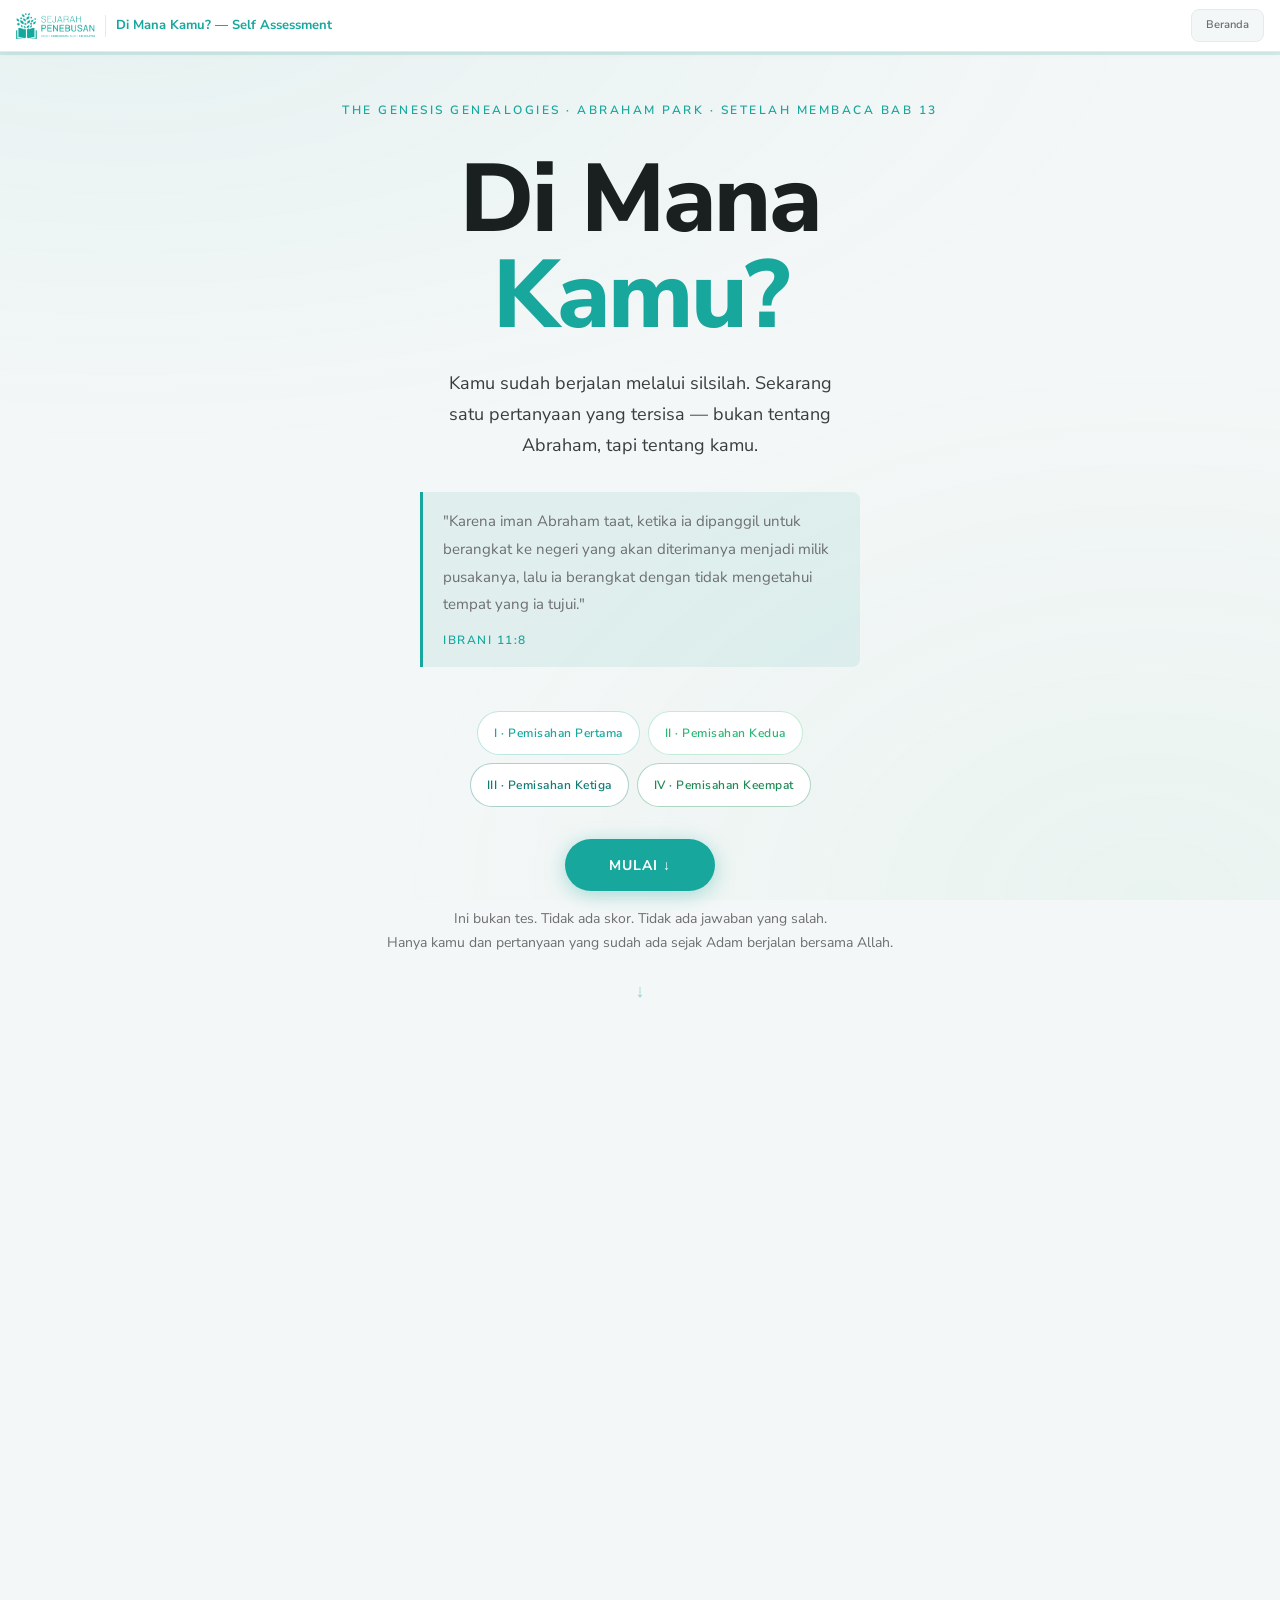
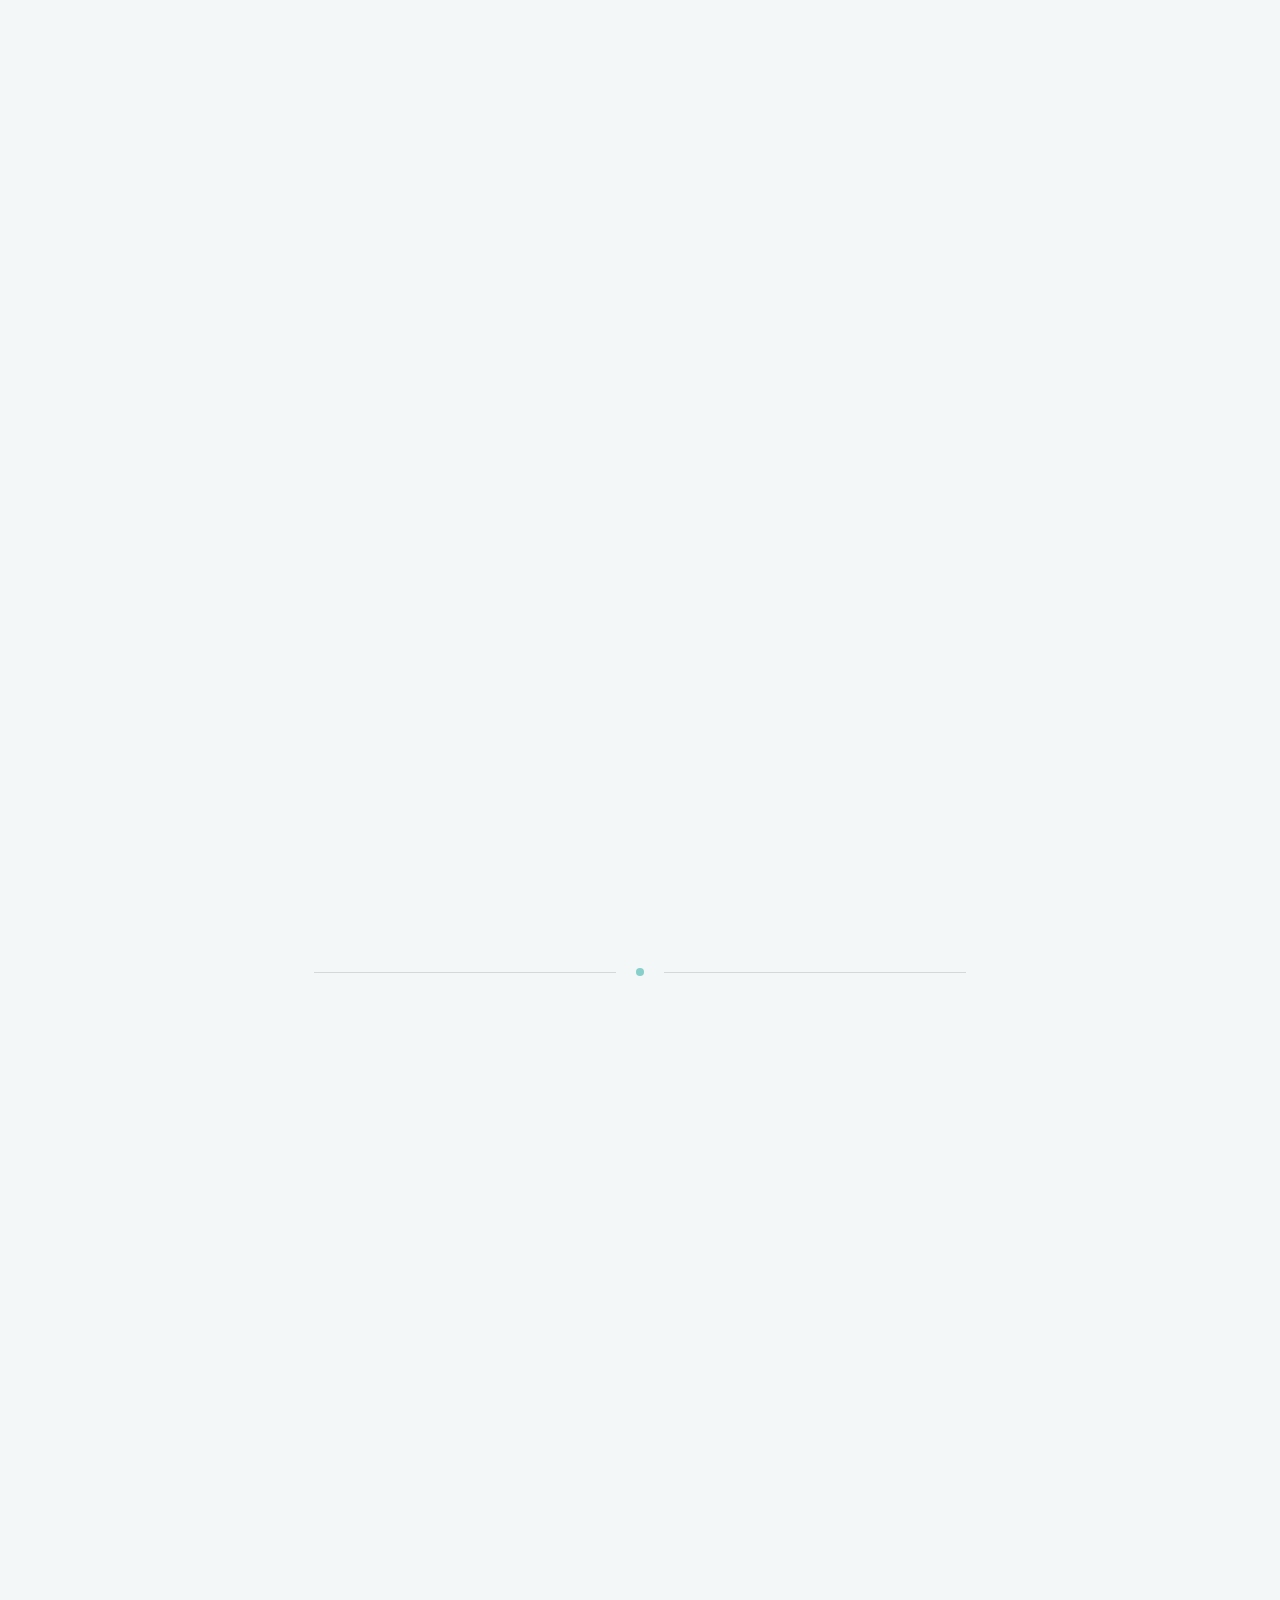
<file: self-assessment.html>
<!DOCTYPE html>
<html lang="id">
<head>
<meta charset="UTF-8">
<meta name="viewport" content="width=device-width, initial-scale=1.0">
<title>Di Mana Kamu? — The Genesis Genealogies</title>

<link rel="preconnect" href="https://fonts.googleapis.com"><link rel="preconnect" href="https://fonts.gstatic.com" crossorigin><link href="https://fonts.googleapis.com/css2?family=Nunito+Sans:ital,opsz,wght@0,6..12,300;0,6..12,400;0,6..12,500;0,6..12,600;0,6..12,700;0,6..12,800;1,6..12,400&family=Lora:ital,wght@0,400;0,600;0,700;1,400&display=swap" rel="stylesheet">
<style>
/* ── DESIGN TOKENS ── */
:root {
  --teal:        #17a79d;
  --teal-dark:   #0f7a73;
  --teal-lt:     rgba(23,167,157,0.09);
  --teal-bd:     rgba(23,167,157,0.28);
  --green:       #2bb673;
  --green-dark:  #1d8a55;
  --green-lt:    rgba(43,182,115,0.09);
  --green-bd:    rgba(43,182,115,0.28);
  --grey:        #6d6e70;
  --grey-lt:     rgba(109,110,112,0.08);
  --grey-bd:     rgba(109,110,112,0.22);
  --white:       #ffffff;
  --bg:          #f4f7f7;
  --ink:         #1a1f1f;
  --mid:         #3a3d3d;
  --dim:         #6d6e70;
}

*, *::before, *::after { box-sizing: border-box; margin: 0; padding: 0; }

/* Respect reduced motion preference */
@media (prefers-reduced-motion: no-preference) {
  html { scroll-behavior: smooth; }
}

body {
  background: var(--bg);
  color: var(--ink);
  font-family: 'Nunito Sans', sans-serif;
  font-size: 16px;
  line-height: 1.7;
  font-weight: 400;
  overflow-x: hidden;
  min-height: 100vh;
}

/* Subtle gradient atmosphere */
body::before {
  content: '';
  position: fixed; inset: 0; pointer-events: none; z-index: 0;
  background:
    radial-gradient(ellipse 80% 50% at 10% 0%,  rgba(23,167,157,0.06), transparent),
    radial-gradient(ellipse 60% 60% at 90% 100%, rgba(43,182,115,0.05), transparent);
}

/* ── BACK BUTTON — hidden, unified nav has Beranda ── */
.back-btn {
  display: none;
}

/* ── PROGRESS BAR ── */
.progress-strip {
  position: fixed; top: 52px; left: 0; right: 0;
  height: 3px; z-index: 999;
  background: rgba(23,167,157,0.15);
}
.progress-fill {
  height: 100%;
  background: linear-gradient(90deg, var(--teal) 0%, var(--green) 100%);
  width: 0%;
  transition: width 0.5s ease;
}

/* ── HERO ── */
.hero {
  position: relative; z-index: 1;
  min-height: 100svh;
  display: flex; flex-direction: column;
  align-items: center; justify-content: center;
  text-align: center;
  padding: 100px 24px 80px;
}

/* Scroll hint arrow */
.hero::after {
  content: '↓';
  position: absolute; bottom: 28px; left: 50%;
  transform: translateX(-50%);
  font-size: 18px; color: var(--teal); opacity: 0.45;
  animation: bounce 2.2s ease-in-out infinite;
}
@keyframes bounce {
  0%, 100% { transform: translateX(-50%) translateY(0); }
  50%       { transform: translateX(-50%) translateY(6px); }
}

.hero-ornament {
  font-family: 'Nunito Sans', sans-serif;
  font-size: 12px; font-weight: 600;
  letter-spacing: 2.5px; text-transform: uppercase;
  color: var(--teal);
  margin-bottom: 32px;
  opacity: 0; animation: fadeUp 0.9s 0.2s forwards;
}

.hero-title {
  font-family: 'Nunito Sans', sans-serif;
  font-size: clamp(48px, 10vw, 96px);
  font-weight: 800;
  line-height: 1.0;
  letter-spacing: -2px;
  color: var(--ink);
  margin-bottom: 24px;
  opacity: 0; animation: fadeUp 0.9s 0.4s forwards;
}

.hero-title em {
  font-style: normal;
  color: var(--teal);
  display: block;
}

.hero-sub {
  font-size: clamp(15px, 2.2vw, 18px);
  font-weight: 400;
  color: var(--mid);
  max-width: 420px;
  line-height: 1.7;
  margin-bottom: 32px;
  opacity: 0; animation: fadeUp 0.9s 0.55s forwards;
}

.hero-verse {
  max-width: 440px; width: 100%;
  font-size: 15px;
  color: var(--dim);
  line-height: 1.85;
  border-left: 3px solid var(--teal);
  background: var(--teal-lt);
  padding: 16px 20px;
  text-align: left;
  border-radius: 0 8px 8px 0;
  margin-bottom: 44px;
  opacity: 0; animation: fadeUp 0.9s 0.7s forwards;
}
.hero-verse cite {
  display: block; font-style: normal;
  font-family: 'Nunito Sans', sans-serif;
  font-size: 12px; font-weight: 600;
  letter-spacing: 1.5px;
  color: var(--teal); margin-top: 10px;
  text-transform: uppercase;
}

.hero-sections {
  display: flex; gap: 8px; flex-wrap: wrap; justify-content: center;
  margin-bottom: 32px;
  opacity: 0; animation: fadeUp 0.9s 0.85s forwards;
  max-width: 480px;
}

.hero-section-pill {
  font-family: 'Nunito Sans', sans-serif;
  font-size: 12px; font-weight: 600;
  letter-spacing: 0.5px;
  padding: 11px 16px;
  min-height: 44px;
  border-radius: 100px; border: 1.5px solid;
  cursor: pointer; transition: all 0.22s;
  background: var(--white);
  display: inline-flex; align-items: center;
}
.hero-section-pill.p1 { color: var(--teal);       border-color: var(--teal-bd); }
.hero-section-pill.p2 { color: var(--green);      border-color: var(--green-bd); }
.hero-section-pill.p3 { color: var(--teal-dark);  border-color: rgba(15,122,115,0.35); }
.hero-section-pill.p4 { color: var(--green-dark); border-color: rgba(29,138,85,0.35); }
.hero-section-pill:hover { transform: translateY(-2px); box-shadow: 0 4px 16px rgba(0,0,0,0.08); }
.hero-section-pill.p1:hover { background: var(--teal-lt); }
.hero-section-pill.p2:hover { background: var(--green-lt); }
.hero-section-pill.p3:hover { background: rgba(15,122,115,0.09); }
.hero-section-pill.p4:hover { background: rgba(29,138,85,0.09); }

.start-btn {
  font-family: 'Nunito Sans', sans-serif;
  font-size: 14px; font-weight: 700;
  letter-spacing: 1px; text-transform: uppercase;
  color: var(--white);
  background: var(--teal);
  border: none; border-radius: 100px;
  padding: 16px 44px;
  min-height: 52px;
  cursor: pointer;
  transition: all 0.22s;
  box-shadow: 0 4px 20px rgba(23,167,157,0.35);
  opacity: 0; animation: fadeUp 0.9s 1s forwards;
}
.start-btn:hover { background: var(--teal-dark); transform: translateY(-2px); box-shadow: 0 6px 28px rgba(23,167,157,0.45); }

.hero-note {
  margin-top: 16px;
  font-size: 14px; color: var(--dim);
  opacity: 0; animation: fadeUp 0.9s 1.1s forwards;
}

/* ── SECTION WRAPPER ── */
.assessment-wrap {
  position: relative; z-index: 1;
  max-width: 700px; margin: 0 auto;
  padding: 0 24px 100px;
}

/* ── SECTION ── */
.section {
  margin-bottom: 88px;
  opacity: 0; transform: translateY(24px);
  transition: opacity 0.7s ease, transform 0.7s ease;
}
.section.visible { opacity: 1; transform: translateY(0); }

/* Large decorative number + rule */
.section-rule {
  display: flex; align-items: center; gap: 16px;
  margin-bottom: 28px;
}
.section-rule-line { flex: 1; height: 1px; background: var(--grey-bd); }
.section-num {
  font-family: 'Nunito Sans', sans-serif;
  font-size: clamp(44px, 8vw, 80px);
  font-weight: 800; line-height: 1;
  letter-spacing: -2px;
  color: var(--teal); opacity: 0.15;
  flex-shrink: 0;
}

.section-eyebrow {
  font-family: 'Nunito Sans', sans-serif;
  font-size: 12px; font-weight: 700;
  letter-spacing: 2px; text-transform: uppercase;
  color: var(--teal); margin-bottom: 10px; display: block;
}

.section-title {
  font-family: 'Nunito Sans', sans-serif;
  font-size: clamp(24px, 5vw, 46px);
  font-weight: 800;
  letter-spacing: -1px;
  line-height: 1.15;
  color: var(--ink); margin-bottom: 8px;
}

.section-ref {
  font-size: 13px; color: var(--dim);
  margin-bottom: 24px; display: block;
  line-height: 1.6;
}

/* ── CONTEXT BOX ── */
.context-box {
  padding: 20px 22px;
  border-radius: 12px;
  margin-bottom: 28px;
  font-size: 15px; line-height: 1.85; color: var(--mid);
  border-left: 4px solid;
}
.context-box.rust   { background: var(--teal-lt);               border-color: var(--teal); }
.context-box.gold   { background: var(--green-lt);              border-color: var(--green); }
.context-box.green  { background: rgba(15,122,115,0.09);        border-color: var(--teal-dark); }
.context-box.purple { background: rgba(29,138,85,0.09);         border-color: var(--green-dark); }

.context-label {
  font-family: 'Nunito Sans', sans-serif;
  font-size: 11px; font-weight: 700;
  letter-spacing: 2px; text-transform: uppercase;
  color: var(--grey); margin-bottom: 10px; display: block;
}

.context-park-quote {
  border-left: 2px solid var(--grey-bd);
  padding-left: 14px;
  margin: 16px 0 0;
  font-size: 14px; color: var(--dim); line-height: 1.85;
  font-style: italic;
}
.context-park-quote cite {
  display: block; font-style: normal;
  font-family: 'Nunito Sans', sans-serif;
  font-size: 12px; font-weight: 600;
  letter-spacing: 1px; color: var(--teal);
  margin-top: 8px; text-transform: uppercase;
}

/* ── QUESTION ── */
.question-wrap { margin-bottom: 24px; }

.question-text {
  font-family: 'Nunito Sans', sans-serif;
  font-size: clamp(17px, 3vw, 22px);
  font-weight: 700;
  letter-spacing: -0.4px;
  line-height: 1.45;
  color: var(--ink); margin-bottom: 10px;
}

.question-sub {
  font-size: 15px; color: var(--dim);
  line-height: 1.8; margin-bottom: 16px;
}

.answer-area {
  width: 100%;
  min-height: 150px;
  font-family: 'Nunito Sans', sans-serif;
  font-size: 15px; line-height: 1.8;
  color: var(--ink);
  background: var(--white);
  border: 1.5px solid var(--grey-bd);
  border-radius: 10px;
  padding: 16px 18px;
  resize: vertical; outline: none;
  transition: border-color 0.25s, box-shadow 0.25s;
  /* Prevent iOS zoom on focus (font < 16px) */
  font-size: max(16px, 15px);
}
.answer-area:focus {
  border-color: var(--teal);
  box-shadow: 0 0 0 3px rgba(23,167,157,0.12);
}
.answer-area::placeholder { color: var(--dim); opacity: 0.45; }

.saved-badge {
  font-family: 'Nunito Sans', sans-serif;
  font-size: 12px; font-weight: 600;
  letter-spacing: 0.8px; text-transform: uppercase;
  color: var(--green); opacity: 0; margin-top: 8px; display: block;
  transition: opacity 0.4s;
}
.saved-badge.show { opacity: 1; }

/* ── SECTION DIVIDER ── */
.section-divider {
  display: flex; align-items: center; gap: 20px;
  margin: 56px 0;
}
.section-divider-line { flex: 1; height: 1px; background: var(--grey-bd); }
.section-divider-dot {
  width: 8px; height: 8px; border-radius: 50%;
  background: var(--teal); flex-shrink: 0;
  opacity: 0.5;
}

/* ── CLOSING ── */
.closing-wrap {
  position: relative; z-index: 1;
  text-align: center;
  padding: 60px 24px 80px;
  border-top: 2px solid var(--teal);
  max-width: 700px; margin: 0 auto;
  opacity: 0; transform: translateY(20px);
  transition: opacity 0.8s ease, transform 0.8s ease;
}
.closing-wrap.visible { opacity: 1; transform: translateY(0); }

.closing-ornament {
  font-size: 20px; letter-spacing: 8px;
  color: var(--teal); margin-bottom: 24px; display: block;
  opacity: 0.5;
}

.closing-title {
  font-family: 'Nunito Sans', sans-serif;
  font-size: clamp(28px, 5vw, 60px);
  font-weight: 800;
  letter-spacing: -1.5px;
  line-height: 1.1;
  color: var(--ink); margin-bottom: 20px;
}
.closing-title em { color: var(--teal); font-style: normal; }

.closing-body {
  font-size: 16px; color: var(--mid);
  line-height: 1.9; max-width: 520px; margin: 0 auto 24px;
  text-align: left;
}

.closing-statement {
  font-family: 'Nunito Sans', sans-serif;
  font-size: clamp(17px, 3vw, 24px);
  font-weight: 700;
  letter-spacing: -0.3px;
  color: var(--teal);
  margin: 32px auto;
  line-height: 1.45;
  padding: 20px 24px;
  background: var(--teal-lt);
  border-radius: 12px;
  max-width: 500px;
  text-align: center;
}

.community-block {
  margin: 28px 0 24px;
  background: linear-gradient(135deg, #fdf8f2 0%, #fdf4ec 100%);
  border: 1px solid #e8ddd0;
  border-radius: 14px;
  padding: 24px 24px 22px;
  text-align: center;
}
.community-icon { font-size: 28px; margin-bottom: 12px; }
.community-label {
  font-size: 16px; font-weight: 700;
  color: var(--ink); margin-bottom: 10px; line-height: 1.4;
}
.community-desc {
  font-size: 14px; color: var(--dim);
  line-height: 1.75; margin-bottom: 20px;
}
.community-btn {
  display: inline-flex; align-items: center; justify-content: center;
  font-family: 'Nunito Sans', sans-serif;
  font-size: 14px; font-weight: 700;
  color: #ffffff;
  background: #c97d3a;
  border: none;
  padding: 14px 28px;
  min-height: 48px;
  border-radius: 9px;
  cursor: pointer;
  text-decoration: none;
  transition: background 0.2s, transform 0.15s;
  letter-spacing: 0.01em;
  width: 100%;
  max-width: 360px;
}
.community-btn:hover { background: #b06a2b; transform: translateY(-1px); }

.closing-cta-wrap {
  display: flex; gap: 10px; flex-wrap: wrap; justify-content: center;
  margin-top: 36px;
}

.cta-btn {
  font-family: 'Nunito Sans', sans-serif;
  font-size: 13px; font-weight: 700;
  letter-spacing: 0.8px; text-transform: uppercase;
  padding: 14px 24px;
  min-height: 48px;
  border-radius: 100px; cursor: pointer;
  text-decoration: none; transition: all 0.22s; border: 1.5px solid;
  display: inline-flex; align-items: center; justify-content: center;
}
.cta-btn.primary {
  color: var(--white); background: var(--teal); border-color: var(--teal);
  box-shadow: 0 4px 18px rgba(23,167,157,0.3);
  font-size: 15px; padding: 17px 36px; min-height: 54px;
  letter-spacing: 0.4px; text-transform: none;
  width: 100%; max-width: 400px;
}
.cta-btn.primary:hover  { background: var(--teal-dark); border-color: var(--teal-dark); transform: translateY(-2px); }
.cta-btn.secondary {
  color: var(--teal); background: transparent; border-color: var(--teal-bd);
}
.cta-btn.secondary:hover { background: var(--teal-lt); border-color: var(--teal); transform: translateY(-2px); }

/* ── COMPLETION INDICATOR ── */
.completion-bar {
  position: fixed; bottom: 24px; right: 16px;
  background: var(--white);
  border: 1px solid var(--teal-bd);
  border-radius: 12px;
  padding: 12px 16px;
  font-family: 'Nunito Sans', sans-serif;
  font-size: 12px; font-weight: 600;
  letter-spacing: 0.8px; text-transform: uppercase;
  color: var(--dim);
  box-shadow: 0 6px 24px rgba(23,167,157,0.15);
  z-index: 50;
  transition: all 0.3s;
  opacity: 0;
  /* Stays above keyboard on mobile */
  max-width: calc(100vw - 32px);
}
.completion-bar.show { opacity: 1; }
.completion-count {
  color: var(--teal); font-size: 20px; font-weight: 800;
  letter-spacing: -0.5px;
  display: block; margin-bottom: 2px;
}

/* ── CHAR COUNTER ── */
.char-counter {
  font-size: 12px; font-weight: 500; color: var(--dim);
  margin-top: 6px; text-align: right;
  opacity: 0; transition: opacity 0.2s;
  letter-spacing: 0.2px;
}
.char-counter.active { opacity: 1; }
.char-counter.met { color: var(--green); }

@keyframes fadeUp {
  from { opacity: 0; transform: translateY(16px); }
  to   { opacity: 1; transform: translateY(0); }
}

/* ── TABLET (≤ 768px) ── */
@media (max-width: 768px) {
  .hero { padding: 88px 20px 72px; }
  .assessment-wrap { padding: 0 20px 80px; }
  .closing-wrap { padding: 48px 20px 64px; }
  .context-box { padding: 18px 18px; }
  .community-block { padding: 20px 18px 18px; }
  .section { margin-bottom: 72px; }
  .section-divider { margin: 44px 0; }
}

/* ── MOBILE (≤ 600px) ── */
@media (max-width: 600px) {
  .hero { padding: 80px 18px 64px; min-height: auto; }
  .hero-ornament { font-size: 11px; letter-spacing: 1.5px; margin-bottom: 24px; }
  .hero-title { letter-spacing: -1.5px; margin-bottom: 20px; }
  .hero-sub { margin-bottom: 24px; }
  .hero-verse { font-size: 14px; padding: 14px 16px; margin-bottom: 32px; }
  .hero-sections { gap: 7px; margin-bottom: 24px; }
  .hero-section-pill {
    font-size: 11px; padding: 10px 13px;
    letter-spacing: 0.2px;
  }

  .assessment-wrap { padding: 0 18px 72px; }

  .section { margin-bottom: 60px; }
  .section-rule { margin-bottom: 22px; }
  .section-eyebrow { font-size: 11px; letter-spacing: 1.5px; }
  .section-ref { font-size: 12px; }
  .context-box { padding: 16px 16px; font-size: 14px; }
  .context-label { font-size: 11px; }
  .context-park-quote { font-size: 13.5px; padding-left: 12px; }
  .context-park-quote cite { font-size: 11px; }
  .question-sub { font-size: 14px; }
  .answer-area { min-height: 140px; padding: 14px 14px; }
  .section-divider { margin: 40px 0; }

  .closing-wrap { padding: 40px 18px 56px; }
  .closing-title { letter-spacing: -1px; }
  .closing-body { font-size: 15px; text-align: left; }
  .closing-statement { padding: 16px 18px; }
  .community-block { padding: 18px 16px; }
  .community-desc { font-size: 13px; }

  .closing-cta-wrap { flex-direction: column; align-items: stretch; }
  .cta-btn { text-align: center; justify-content: center; }

  .completion-bar { bottom: 16px; right: 12px; left: 12px; text-align: center; }
}

/* ── SMALL MOBILE (≤ 380px) ── */
@media (max-width: 380px) {
  .hero-sections { gap: 6px; }
  .hero-section-pill { font-size: 10px; padding: 9px 11px; }
  .back-btn { font-size: 11px; padding: 9px 13px; }
}

@media print {
  .progress-strip, .completion-bar, .start-btn, .hero-sections, .back-btn { display: none !important; }
  .section { opacity: 1 !important; transform: none !important; }
  .closing-wrap { opacity: 1 !important; transform: none !important; }
}
</style>
</head>
<body>
<!-- UNIFIED NAV -->
<nav style="position:fixed;top:0;left:0;right:0;z-index:1000;height:52px;background:#fff;border-bottom:1px solid #e8e9ea;display:flex;align-items:center;padding:0 16px;box-shadow:0 1px 8px rgba(0,0,0,.05);gap:10px;font-family:'Nunito Sans',-apple-system,sans-serif">
  <img src="Logo_Sejarah_Penebusan-03.png" alt="SP" style="height:26px;width:auto;flex-shrink:0" onerror="this.style.display='none'">
  <div style="width:1px;height:22px;background:#e8e9ea;flex-shrink:0"></div>
  <span style="font-size:13px;font-weight:700;color:#17a79d;white-space:nowrap;overflow:hidden;text-overflow:ellipsis;flex:1">Di Mana Kamu? — Self Assessment</span>
  <a href="index.html" style="font-size:11px;font-weight:600;color:#6d6e70;background:#f4f7f7;border:1px solid #e8e9ea;padding:6px 14px;border-radius:8px;text-decoration:none;white-space:nowrap;transition:all .2s">Beranda</a>
</nav>

<a href="index.html" class="back-btn">← Beranda</a>

<div class="progress-strip"><div class="progress-fill" id="prog"></div></div>

<!-- HERO -->
<div class="hero" id="hero">
  <div class="hero-ornament">The Genesis Genealogies · Abraham Park · Setelah Membaca Bab 13</div>
  <h1 class="hero-title">Di Mana<em>Kamu?</em></h1>
  <p class="hero-sub">Kamu sudah berjalan melalui silsilah. Sekarang satu pertanyaan yang tersisa — bukan tentang Abraham, tapi tentang kamu.</p>
  <div class="hero-verse">
    "Karena iman Abraham taat, ketika ia dipanggil untuk berangkat ke negeri yang akan diterimanya menjadi milik pusakanya, lalu ia berangkat dengan tidak mengetahui tempat yang ia tujui."
    <cite>Ibrani 11:8</cite>
  </div>
  <div class="hero-sections">
    <button class="hero-section-pill p1" onclick="scrollTo('s1')">I · Pemisahan Pertama</button>
    <button class="hero-section-pill p2" onclick="scrollTo('s2')">II · Pemisahan Kedua</button>
    <button class="hero-section-pill p3" onclick="scrollTo('s3')">III · Pemisahan Ketiga</button>
    <button class="hero-section-pill p4" onclick="scrollTo('s4')">IV · Pemisahan Keempat</button>
  </div>
  <button class="start-btn" onclick="scrollTo('s1')">Mulai ↓</button>
  <p class="hero-note">Ini bukan tes. Tidak ada skor. Tidak ada jawaban yang salah.<br>Hanya kamu dan pertanyaan yang sudah ada sejak Adam berjalan bersama Allah.</p>
</div>

<!-- ASSESSMENT -->
<div class="assessment-wrap">

  <!-- Bridge from genealogy to self-assessment -->
  <div style="padding: 0 0 56px; opacity: 0; transform: translateY(16px); transition: opacity 0.7s ease, transform 0.7s ease;" class="section" id="bridge">
    <p style="font-size: 15px; color: var(--dim); line-height: 1.95; border-left: 3px solid var(--teal-bd); padding-left: 18px;">
      Dari Adam. Melalui Set, Enos, Kenan, Mahalaleel, Yared, Henokh, Metusalah, Lamekh, Nuh — lalu Sem, Eber, Peleg, Reu, Serug, Nahor, Terah. Dua puluh generasi. Setiap generasi menjaga satu garis iman agar tidak putus. Lalu tiba di Abraham — dan Allah memanggilnya untuk melepaskan segalanya, satu per satu.<br><br>
      Park menulis bahwa pemisahan Abraham adalah <em>undangan personal</em> — bukan hanya sejarah yang perlu dipahami, tapi pertanyaan yang perlu dijawab. Sekarang giliranmu.
    </p>
  </div>

  <!-- SECTION 1 — Pemisahan dari Lingkungan -->
  <div class="section" id="s1">
    <div class="section-rule">
      <div class="section-rule-line"></div>
      <div class="section-num">I</div>
      <div class="section-rule-line"></div>
    </div>

    <span class="section-eyebrow">Pemisahan Pertama</span>
    <h2 class="section-title">Keluar dari negerimu</h2>
    <span class="section-ref">Kejadian 12:1 · "Dari negerimu, dari sanak saudaramu, dan dari rumah bapamu" · Pemisahan dari dunia & dari Terah</span>

    <div class="context-box rust">
      <span class="context-label">Konteks Park</span>
      Allah tidak menyuruh Abraham pergi dari tempat yang buruk. Ur adalah pusat peradaban kuno — kota subur di tenggara Baghdad, pusat perdagangan sekaligus pusat penyembahan berhala. Perintah "keluar" bukan karena Ur jahat, tapi karena Ur bukan Kanaan. Park menekankan bahwa pemisahan pertama ini sebenarnya berlapis dua: dari tanah kelahiran, <em>dan</em> dari Terah — ayah Abraham yang tergoda tinggal di Haran. Baru setelah Abraham benar-benar meninggalkan rumah ayahnya, ia bisa memasuki Kanaan.
      <div class="context-park-quote">
        "Ur of the Chaldeans was a fertile land located southeast of Baghdad and was the center of the ancient civilization as well as the center of idolatry… It was only after Abraham had fully obeyed God's command to separate from his father's house that he was able to enter Canaan."
        <cite>Abraham Park, The Genesis Genealogies, hlm. 202–203</cite>
      </div>
    </div>

    <div class="question-wrap">
      <div class="question-text">Apa "Ur"-mu — lingkungan, komunitas, atau cara hidup yang membentukmu, tapi yang kamu mulai rasakan bukan tempat yang Allah tuju?</div>
      <div class="question-sub">Bukan berarti ia buruk. Bisa jadi sangat baik — bahkan nyaman seperti Haran. Tapi ada sesuatu dalam dirimu yang tahu bahwa ini bukan titik akhir perjalananmu. Dan adakah "Terah" dalam hidupmu — seseorang atau sesuatu yang kamu hormati, yang diam-diam menahan langkahmu di "Haran" padahal Kanaan sudah menunggu?</div>
      <textarea class="answer-area" id="a1" placeholder="Tuliskan di sini — tidak harus lengkap, tidak harus rapi. Satu kata pun cukup untuk memulai." oninput="onInput('a1', 's1')"></textarea>
      <div class="char-counter" id="cc1"></div>
      <span class="saved-badge" id="sv1">✓ Tersimpan</span>
    </div>
  </div>

  <div class="section-divider"><div class="section-divider-line"></div><div class="section-divider-dot"></div><div class="section-divider-line"></div></div>

  <!-- SECTION 2 — Pemisahan dari Relasi -->
  <div class="section" id="s2">
    <div class="section-rule">
      <div class="section-rule-line"></div>
      <div class="section-num">II</div>
      <div class="section-rule-line"></div>
    </div>

    <span class="section-eyebrow">Pemisahan Kedua</span>
    <h2 class="section-title">Dari sanak saudaramu</h2>
    <span class="section-ref">Kejadian 13:9 · Abraham dan Lot berpisah</span>

    <div class="context-box gold">
      <span class="context-label">Konteks Park</span>
      Lot bukan orang jahat. Ia percaya kepada Allah, ia ikut perjalanan Abraham melewati masa-masa paling sulit — dari Ur hingga Kanaan. Tapi Park menunjukkan bahwa Lot memiliki keserakahan duniawi. Setiap kali ada keputusan, matanya mencari lembah yang subur, yang menguntungkan, yang masuk akal secara duniawi. Pemisahan dari Lot mewakili pemisahan dari kecenderungan duniawi yang masih tersisa — ketidakstabilan yang berlanjut bahkan setelah pemisahan pertama dari dunia.
      <div class="context-park-quote">
        "Lot had possessed secular greed. He chose the valley of the Jordan… because it was well watered everywhere… God separated Abraham from such a person. This represents separation from lingering secular tendencies and continued instability even after initial separation from the world."
        <cite>Abraham Park, The Genesis Genealogies, hlm. 203</cite>
      </div>
    </div>

    <div class="question-wrap">
      <div class="question-text">Siapa "Lot" dalam hidupmu — orang seiman yang kamu kasihi, tapi yang pandangannya selalu mengarahkanmu ke "lembah yang subur" daripada ke arah Allah?</div>
      <div class="question-sub">Bukan orang yang perlu dibuang atau dijauhi. Tapi seseorang yang kehadirannya — atau pendapatnya — membuat langkah imanmu selalu lebih kecil dari yang seharusnya.</div>
      <textarea class="answer-area" id="a2" placeholder="Kamu tidak harus menyebut nama. Bisa juga sebuah relasi, sebuah suara, sebuah harapan orang lain terhadapmu..." oninput="onInput('a2', 's2')"></textarea>
      <div class="char-counter" id="cc2"></div>
      <span class="saved-badge" id="sv2">✓ Tersimpan</span>
    </div>
  </div>

  <div class="section-divider"><div class="section-divider-line"></div><div class="section-divider-dot"></div><div class="section-divider-line"></div></div>

  <!-- SECTION 3 — Pemisahan dari Ismail -->
  <div class="section" id="s3">
    <div class="section-rule">
      <div class="section-rule-line"></div>
      <div class="section-num">III</div>
      <div class="section-rule-line"></div>
    </div>

    <span class="section-eyebrow">Pemisahan Ketiga</span>
    <h2 class="section-title">Dari hasil usaha & rekayasamu sendiri</h2>
    <span class="section-ref">Kejadian 21:10–14 · Ismael dilepas</span>

    <div class="context-box green">
      <span class="context-label">Konteks Park</span>
      Ismael lahir dari usaha manusia — dari rekayasa Abraham dan Sara untuk membantu memenuhi janji Allah dengan cara mereka sendiri. Park menyebutnya lahir "by means of human effort and scheming." Tapi yang membuat pelepasan Ismael begitu menyakitkan adalah kasih Abraham yang nyata: ia sudah mencurahkan cintanya selama sekitar 17 tahun. "Dan hal itu sangat menyedihkan hati Abraham karena anaknya itu" (Kej 21:11). Park menyebut ini sebagai "the pain of having his flesh torn away" — rasa sakit terdalam dalam hidup Abraham.
      <div class="context-park-quote">
        "God commanded Abraham to drive out Ishmael, the first son who had been born to him through his maidservant by means of human effort and scheming… This represents the level of faith with which we must surrender our own plans and powers to submit before the great will of God — a process through which we deny ourselves."
        <cite>Abraham Park, The Genesis Genealogies, hlm. 203–204</cite>
      </div>
    </div>

    <div class="question-wrap">
      <div class="question-text">Apa "Ismael"-mu — sesuatu yang kamu bangun dengan usahamu sendiri, yang lahir dari niat baik dan bahkan dari iman, tapi yang kamu tahu dalam hati bukan kehendak Allah yang sesungguhnya?</div>
      <div class="question-sub">Bisa berupa keputusan, hubungan, pekerjaan, pelayanan, atau identitas. Sesuatu yang lahir dari usahamu sendiri — mungkin dengan niat baik, mungkin bahkan dari kepercayaan — tapi yang kamu tahu dalam hati adalah rencanamu, bukan rencana Allah. Dan sesuatu yang sudah kamu cintai terlalu lama untuk dilepas begitu saja.</div>
      <textarea class="answer-area" id="a3" placeholder="Ini yang paling sulit ditulis. Tidak perlu lengkap. Bahkan setengah kalimat yang jujur lebih berharga dari paragraf yang aman..." oninput="onInput('a3', 's3')"></textarea>
      <div class="char-counter" id="cc3"></div>
      <span class="saved-badge" id="sv3">✓ Tersimpan</span>
    </div>
  </div>

  <div class="section-divider"><div class="section-divider-line"></div><div class="section-divider-dot"></div><div class="section-divider-line"></div></div>

  <!-- SECTION 4 — Pemisahan dari Ishak -->
  <div class="section" id="s4">
    <div class="section-rule">
      <div class="section-rule-line"></div>
      <div class="section-num">IV</div>
      <div class="section-rule-line"></div>
    </div>

    <span class="section-eyebrow">Pemisahan Keempat</span>
    <h2 class="section-title">Dari berkat Allah sendiri</h2>
    <span class="section-ref">Kejadian 22:2 · "Ambillah anakmu, satu-satunya"</span>

    <div class="context-box purple">
      <span class="context-label">Konteks Park</span>
      Ini pemisahan yang paling tidak masuk akal. Ishak bukan masalah — ia adalah berkat. Ia adalah penggenapan janji Allah sendiri setelah 25 tahun menunggu. Park menulis bahwa bagi Abraham, pemisahan dari Ishak "was equivalent to death; it shook the very foundation of his existence." Tapi inilah puncak iman: mengembalikan kepada Allah apa yang memang berasal dari Allah — mengakui bahwa bahkan berkat pun bukan milik kita.
      <div class="context-park-quote">
        "This was a display of mature faith — the ability to return to God what belongs to Him. In essence, he was confessing that even the blessings that had originally come from God ultimately belong to Him."
        <cite>Abraham Park, The Genesis Genealogies, hlm. 204</cite>
      </div>
    </div>

    <div class="question-wrap">
      <div class="question-text">Apa "Ishak"-mu — berkat nyata dari Allah yang sudah kamu terima, yang kini tanpa sadar menjadi lebih penting dari Allah yang memberikannya?</div>
      <div class="question-sub">Ini bukan tentang sesuatu yang buruk. Justru sebaliknya — sesuatu yang sangat baik, yang kamu syukuri, yang kamu doakan bertahun-tahun, yang memang datang dari Allah. Tapi Park bertanya: apakah kamu bisa mengakui bahwa berkat itu pun akhirnya milik Allah — dan bukan milikmu untuk digenggam selamanya?</div>
      <textarea class="answer-area" id="a4" placeholder="Tidak harus dijawab sekarang. Tapi jika ada sesuatu yang muncul ketika kamu membaca pertanyaan ini — tuliskan. Bahkan jika hanya satu nama." oninput="onInput('a4', 's4')"></textarea>
      <div class="char-counter" id="cc4"></div>
      <span class="saved-badge" id="sv4">✓ Tersimpan</span>
    </div>
  </div>

</div>

<!-- CLOSING -->
<div class="closing-wrap" id="closing">
  <span class="closing-ornament">✦ ✦ ✦</span>
  <h2 class="closing-title">Ini bukan <em>tes</em>.</h2>
  <p class="closing-body">Tidak ada skor. Tidak ada jawaban yang benar atau salah. Tidak ada yang menilai apa yang kamu tulis.</p>
  <p class="closing-body">Yang ada hanyalah ini: kamu baru saja duduk bersama empat pertanyaan yang Abraham sendiri tidak bisa jawab dengan mudah. Park menulis bahwa Abraham "by faith and fear of God, had overcome the pain of separation from his father Terah, his nephew Lot, his son Ishmael, and his son of the covenant Isaac. As a result, he achieved the apex of faith at last." Perjalanan itu butuh seumur hidup — dan setiap pemisahan lebih dalam dari yang sebelumnya.</p>
  <div class="closing-statement">Ini adalah undangan, bukan tuntutan.</div>
  <p class="closing-body">Jika ada satu pertanyaan yang terasa paling menusuk — kembalilah ke sana besok. Dan lusa. Biarkan ia tinggal cukup lama sampai ia tidak bisa diabaikan lagi.</p>
  <p class="closing-body" style="font-size:14px;color:var(--dim);margin-top:8px;">Mungkin ada seseorang yang bisa kamu ajak berjalan bersama dalam pertanyaan ini — bukan untuk memberi jawaban, tapi untuk duduk bersama dalam ketidaktahuan yang sama.</p>

  <div class="community-block">
    <div class="community-icon">🕯️</div>
    <p class="community-label">Perjalanan ini terlalu berat untuk dilakukan sendirian.</p>
    <p class="community-desc">Ada orang-orang yang sedang bergumul dengan pertanyaan yang sama — bukan untuk saling memberi jawaban, tapi untuk tidak berjalan sendiri. Jika ada sesuatu yang kamu tulis hari ini yang terasa perlu didengar oleh seseorang — temukan komunitasmu di sini.</p>
    <a href="https://sejarahpenebusan.com/komunitas" target="_blank" class="community-btn">Saya tidak ingin berjalan sendirian →</a>
  </div>

  <div class="closing-cta-wrap">
    <a href="jurnal-padang-gurun.html" class="cta-btn primary">🏕️ Mulai Jurnal Padang Gurun →</a>
    <a href="index.html" class="cta-btn secondary">← Beranda Ekosistem</a>
  </div>
</div>

<!-- COMPLETION INDICATOR -->
<div class="completion-bar" id="compBar">
  <span class="completion-count" id="compCount">0 / 4</span>
  pertanyaan dijawab
</div>

<script>
// ── Storage ──────────────────────────────────────────────────────────
var DATA_KEY = 'genesis-assessment-v1';
var data = { answers: {}, progress: {} };

function loadData() {
  try {
    var s = localStorage.getItem(DATA_KEY);
    if (s) data = JSON.parse(s);
  } catch(e) {}
}

function saveData() {
  try { localStorage.setItem(DATA_KEY, JSON.stringify(data)); } catch(e) {}
}

// ── Input handler ─────────────────────────────────────────────────────
var timers = {};
var MIN_CHARS = 20;
function onInput(areaId, sectionId) {
  var ta = document.getElementById(areaId);
  var text = ta.value.trim();
  var len = text.length;
  var met = len >= MIN_CHARS;

  data.answers[areaId] = ta.value;
  data.progress[sectionId] = met;
  updateCompletion();

  // Char counter feedback
  var num = areaId.replace('a','');
  var cc = document.getElementById('cc' + num);
  if (cc) {
    if (len === 0) {
      cc.classList.remove('active','met');
    } else if (!met) {
      cc.textContent = (MIN_CHARS - len) + ' karakter lagi';
      cc.classList.add('active');
      cc.classList.remove('met');
    } else {
      cc.textContent = '✓ Cukup';
      cc.classList.add('active','met');
    }
  }

  clearTimeout(timers[areaId]);
  timers[areaId] = setTimeout(function() {
    saveData();
    var badge = document.getElementById('sv' + num);
    if (badge && met) {
      badge.classList.add('show');
      setTimeout(function() { badge.classList.remove('show'); }, 1800);
    }
  }, 600);
}

// ── Completion ────────────────────────────────────────────────────────
function updateCompletion() {
  var count = 0;
  ['s1','s2','s3','s4'].forEach(function(s) { if (data.progress[s]) count++; });
  var bar = document.getElementById('compBar');
  var cnt = document.getElementById('compCount');
  cnt.textContent = count + ' / 4';
  if (count > 0) bar.classList.add('show'); else bar.classList.remove('show');

  var pct = (count / 4) * 100;
  document.getElementById('prog').style.width = pct + '%';

  if (count === 4) {
    document.getElementById('closing').classList.add('visible');
    setTimeout(function() {
      document.getElementById('closing').scrollIntoView({ behavior: 'smooth', block: 'start' });
    }, 400);
  }
}

// ── Scroll ────────────────────────────────────────────────────────────
function scrollTo(id) {
  var el = document.getElementById(id);
  if (el) el.scrollIntoView({ behavior: 'smooth', block: 'start' });
}

// ── Intersection Observer ─────────────────────────────────────────────
function initObserver() {
  var obs = new IntersectionObserver(function(entries) {
    entries.forEach(function(entry) {
      if (entry.isIntersecting) entry.target.classList.add('visible');
    });
  }, { threshold: 0.08 });

  document.querySelectorAll('.section').forEach(function(s) { obs.observe(s); });
  obs.observe(document.getElementById('closing'));
}

// ── Restore saved data ────────────────────────────────────────────────
function restore() {
  loadData();
  ['a1','a2','a3','a4'].forEach(function(id) {
    var ta = document.getElementById(id);
    if (ta && data.answers[id]) {
      ta.value = data.answers[id];
      // Trigger counter display for restored data
      var sectionId = 's' + id.replace('a','');
      onInput(id, sectionId);
    }
  });
  updateCompletion();
}

// ── Init ──────────────────────────────────────────────────────────────
window.addEventListener('DOMContentLoaded', function() {
  restore();
  initObserver();

  // Hide completion bar when virtual keyboard pops up on mobile
  document.querySelectorAll('.answer-area').forEach(function(ta) {
    ta.addEventListener('focus', function() {
      if (window.innerWidth <= 600) {
        var bar = document.getElementById('compBar');
        bar.style.opacity = '0';
        bar.style.pointerEvents = 'none';
      }
    });
    ta.addEventListener('blur', function() {
      var bar = document.getElementById('compBar');
      if (bar.classList.contains('show')) {
        setTimeout(function() {
          bar.style.opacity = '';
          bar.style.pointerEvents = '';
        }, 350);
      }
    });
  });
});
</script>
</body>
</html>
</file>
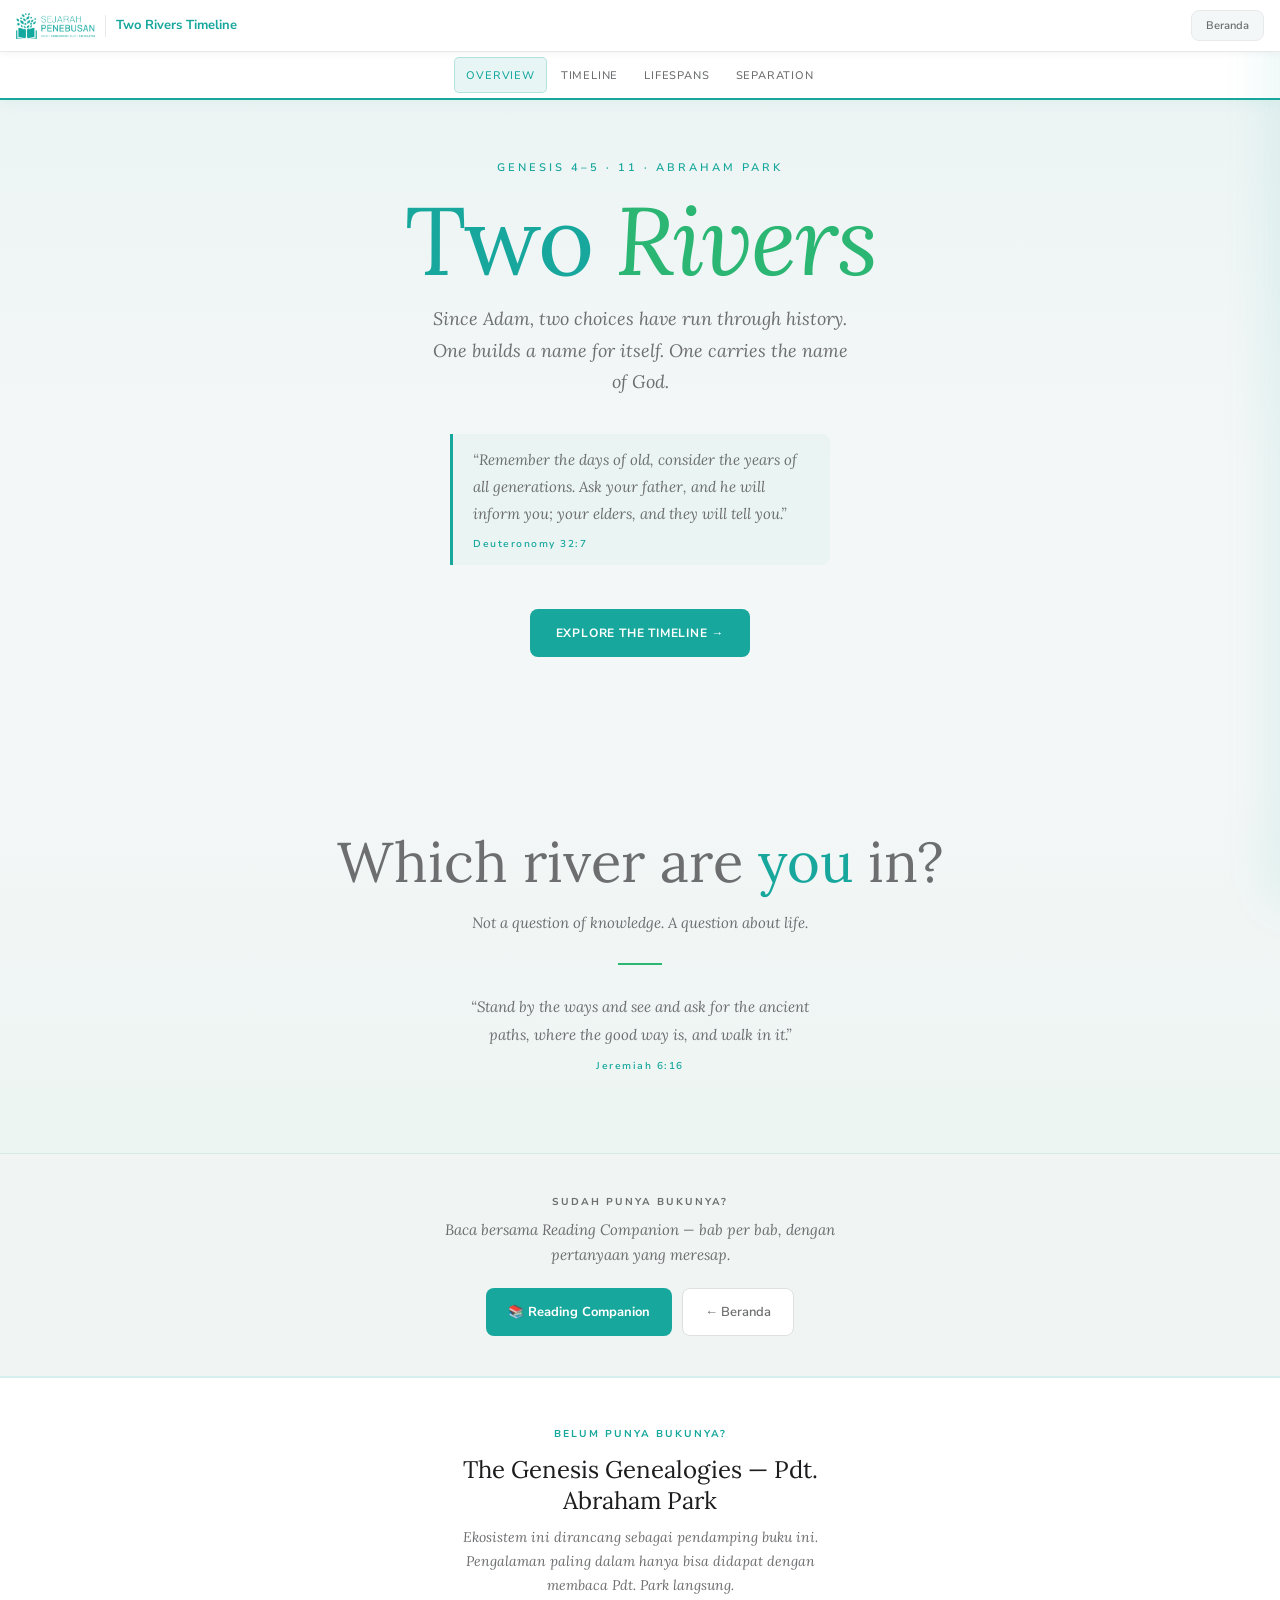
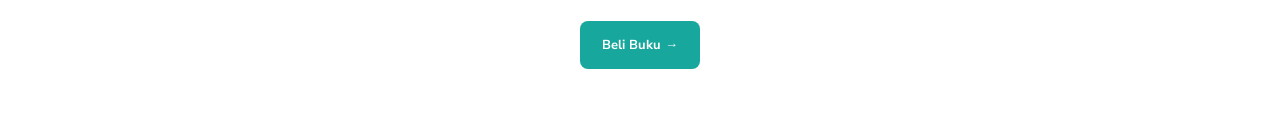
<file: two-rivers-timeline.html>
<!DOCTYPE html>
<html lang="en">
<head>
<meta charset="UTF-8">
<meta name="viewport" content="width=device-width, initial-scale=1">
<title>Two Rivers - The Genesis Genealogies</title>
<link rel="preconnect" href="https://fonts.googleapis.com"><link rel="preconnect" href="https://fonts.gstatic.com" crossorigin><link href="https://fonts.googleapis.com/css2?family=Nunito+Sans:ital,opsz,wght@0,6..12,300;0,6..12,400;0,6..12,500;0,6..12,600;0,6..12,700;0,6..12,800;1,6..12,400&family=Lora:ital,wght@0,400;0,600;0,700;1,400&display=swap" rel="stylesheet">
<style>
:root {
  --teal: #17a79d;
  --teal-light: rgba(23,167,157,.1);
  --teal-mid: rgba(23,167,157,.25);
  --red: #d94f4f;
  --red-light: rgba(217,79,79,.09);
  --red-mid: rgba(217,79,79,.28);
  --green: #2bb673;
  --green-light: rgba(43,182,115,.09);
  --green-mid: rgba(43,182,115,.3);
  --ink: #1c1c1e;
  --muted: #6d6e70;
  --bg: #f4f7f7;
  --white: #ffffff;
  --serif: 'Lora', Georgia, serif;
  --sans: 'Nunito Sans', -apple-system, sans-serif;
  --radius: 8px;
  --shadow: 0 2px 10px rgba(0,0,0,.06);
}

* { margin: 0; padding: 0; box-sizing: border-box; -webkit-tap-highlight-color: transparent; }

html { font-size: 16px; }

body {
  background: var(--bg);
  color: var(--muted);
  font-family: var(--sans);
  font-size: 1rem;
  line-height: 1.6;
  overflow-x: hidden;
}

a { color: inherit; text-decoration: none; }
button { font-family: var(--sans); cursor: pointer; }
p { margin-bottom: 0.75em; }
p:last-child { margin-bottom: 0; }

/* INTERNAL TAB NAV (below unified nav) */
nav[role="navigation"] {
  position: sticky;
  top: 52px;
  z-index: 99;
  display: flex;
  align-items: center;
  gap: 6px;
  padding: 0 12px;
  height: 48px;
  background: var(--white);
  border-bottom: 2px solid var(--teal);
  box-shadow: 0 2px 16px rgba(23,167,157,.07);
}
.brand {
  display: none; /* handled by unified nav */
}
.nav-tabs {
  display: flex;
  gap: 2px;
  flex: 1;
  justify-content: center;
  overflow-x: auto;
  scrollbar-width: none;
  -ms-overflow-style: none;
}
.nav-tabs::-webkit-scrollbar { display: none; }
.tab {
  font-size: 11px;
  letter-spacing: .8px;
  text-transform: uppercase;
  color: var(--muted);
  padding: 7px 11px;
  border-radius: 5px;
  cursor: pointer;
  border: 1px solid transparent;
  background: none;
  font-weight: 500;
  white-space: nowrap;
  min-height: 36px;
  transition: all .2s;
}
.tab:hover { color: var(--teal); background: var(--teal-light); }
.tab.active { color: var(--teal); border-color: var(--teal-mid); background: var(--teal-light); }
.btn-home {
  display: none; /* handled by unified nav */
}

/* VIEWS */
.view { display: none; }
.view.active { display: block; }

/* SECTION HEADING */
.sec-head {
  text-align: center;
  padding: 36px 20px 24px;
}
.sec-head h2 {
  font-family: var(--serif);
  font-size: clamp(26px, 6vw, 56px);
  font-weight: 400;
  color: var(--teal);
  margin-bottom: 6px;
  letter-spacing: -.5px;
  line-height: 1.1;
}
.sec-head p {
  font-size: 14px;
  color: var(--muted);
  font-style: italic;
  margin-bottom: 0;
}

/* PILLS */
.pills {
  display: flex;
  gap: 8px;
  padding: 8px 16px 16px;
  flex-wrap: wrap;
  justify-content: center;
}
.pill {
  display: flex;
  align-items: center;
  gap: 6px;
  font-size: 11px;
  letter-spacing: .8px;
  text-transform: uppercase;
  padding: 6px 12px;
  border-radius: 20px;
  border: 1px solid;
  font-weight: 500;
}
.pill-cain { color: var(--red); border-color: var(--red-mid); background: var(--red-light); }
.pill-seth { color: var(--green); border-color: var(--green-mid); background: var(--green-light); }
.pill-event { color: var(--teal); border-color: var(--teal-mid); background: var(--teal-light); }
.dot { width: 6px; height: 6px; border-radius: 50%; flex-shrink: 0; }
.dot-cain { background: var(--red); }
.dot-seth { background: var(--green); }
.dot-event { background: var(--teal); }

/* TIMELINE WRAPPER */
.tl-wrap {
  padding: 0 12px 60px;
  max-width: 860px;
  margin: 0 auto;
}

/* DESKTOP GRID */
.tl-grid {
  display: grid;
  grid-template-columns: 1fr 32px 1fr;
  gap: 0;
}
.col-label {
  font-size: 10px;
  letter-spacing: 2px;
  text-transform: uppercase;
  text-align: center;
  padding: 8px 6px;
  margin-bottom: 6px;
  border-radius: 5px;
  font-weight: 700;
}
.col-cain { color: var(--red); background: var(--red-light); border-top: 2px solid var(--red); }
.col-seth { color: var(--green); background: var(--green-light); border-top: 2px solid var(--green); }

/* CARDS */
.card {
  background: var(--white);
  border: 1px solid rgba(23,167,157,.13);
  border-radius: var(--radius);
  padding: 14px 14px;
  margin: 3px 0;
  cursor: pointer;
  transition: all .22s;
  position: relative;
  overflow: hidden;
  box-shadow: var(--shadow);
}
.card::before {
  content: '';
  position: absolute;
  top: 0; left: 0; right: 0;
  height: 3px;
  transform: scaleX(0);
  transform-origin: left;
  transition: transform .28s;
}
.card-cain::before { background: var(--red); }
.card-seth::before { background: var(--green); }
.card:hover { transform: translateY(-2px); box-shadow: 0 8px 28px rgba(23,167,157,.12); }
.card:hover::before { transform: scaleX(1); }
.card-cain:hover { border-color: var(--red-mid); }
.card-seth:hover { border-color: var(--green-mid); }
.card.highlight { box-shadow: 0 0 0 2px var(--teal), 0 4px 20px rgba(23,167,157,.15); }

.card-line {
  font-size: 10px;
  letter-spacing: 1px;
  text-transform: uppercase;
  font-weight: 600;
  margin-bottom: 3px;
}
.card-cain .card-line { color: var(--red); }
.card-seth .card-line { color: var(--green); }

.card-gen { font-size: 10px; letter-spacing: .5px; text-transform: uppercase; margin-bottom: 3px; opacity: .65; }
.card-name {
  font-family: var(--serif);
  font-size: 18px;
  font-weight: 700;
  margin-bottom: 2px;
  line-height: 1.2;
}
.card-cain .card-name { color: var(--red); }
.card-seth .card-name { color: var(--green); }
.card-event .card-name { color: var(--teal); }

.card-mean {
  font-size: 12px;
  font-style: italic;
  color: var(--muted);
  margin-bottom: 6px;
}
.card-desc {
  font-size: 13px;
  color: var(--muted);
  line-height: 1.5;
  display: -webkit-box;
  -webkit-line-clamp: 3;
  -webkit-box-orient: vertical;
  overflow: hidden;
}
.card-tap {
  font-size: 11px;
  color: var(--teal);
  margin-top: 8px;
  opacity: .75;
  font-weight: 500;
}

/* SPINE */
.spine {
  display: flex;
  flex-direction: column;
  align-items: center;
  padding: 2px 0;
}
.spine-line { width: 1px; flex: 1; background: rgba(23,167,157,.18); min-height: 10px; }
.spine-dot {
  width: 10px; height: 10px;
  border-radius: 50%;
  border: 1.5px solid var(--teal);
  background: var(--bg);
  flex-shrink: 0;
  z-index: 1;
}
.spine-dot.lit { background: var(--teal); box-shadow: 0 0 10px rgba(23,167,157,.5); }
.empty-col { opacity: 0; pointer-events: none; min-height: 50px; }

/* FULL-WIDTH ITEMS */
.tl-full { grid-column: 1 / -1; }

/* JUDGMENT / DIVIDER */
.judgment {
  margin: 14px 0;
  padding: 16px 20px;
  background: linear-gradient(135deg, rgba(23,167,157,.05), rgba(43,182,115,.03));
  border: 1px solid var(--teal-mid);
  border-radius: var(--radius);
  text-align: center;
  cursor: pointer;
  transition: all .22s;
}
.judgment:hover { border-color: var(--teal); background: var(--teal-light); }
.judgment-label { font-size: 11px; letter-spacing: 2px; color: var(--teal); text-transform: uppercase; margin-bottom: 4px; font-weight: 700; }
.judgment-sub { font-size: 14px; color: var(--muted); font-style: italic; }

.tl-divider {
  margin: 20px 0;
  display: flex;
  align-items: center;
  gap: 10px;
}
.divider-line { flex: 1; height: 1px; background: rgba(23,167,157,.13); }
.divider-label {
  font-size: 10px;
  letter-spacing: 2px;
  color: var(--teal);
  text-transform: uppercase;
  padding: 4px 12px;
  border: 1px solid var(--teal-mid);
  border-radius: 3px;
  white-space: nowrap;
  font-weight: 500;
}

.cutoff {
  margin: 3px 0;
  padding: 12px 16px;
  background: rgba(217,79,79,.04);
  border: 1px solid var(--red-mid);
  border-radius: var(--radius);
  text-align: center;
  opacity: .7;
}
.cutoff-label { font-size: 10px; letter-spacing: 1.5px; color: var(--red); margin-bottom: 4px; text-transform: uppercase; font-weight: 500; }
.cutoff-text { font-size: 13px; color: var(--muted); font-style: italic; line-height: 1.55; }

/* HERO */
.hero {
  min-height: 80vh;
  display: flex;
  flex-direction: column;
  align-items: center;
  justify-content: center;
  text-align: center;
  padding: 80px 24px 80px;
  background: linear-gradient(180deg, rgba(23,167,157,.04) 0%, transparent 60%);
}
.hero-tag {
  font-size: 11px;
  letter-spacing: 3px;
  color: var(--teal);
  text-transform: uppercase;
  margin-bottom: 20px;
  font-weight: 600;
}
.hero-title {
  font-family: var(--serif);
  font-size: clamp(56px, 12vw, 96px);
  font-weight: 400;
  line-height: .9;
  margin-bottom: 20px;
  color: var(--teal);
  letter-spacing: -2px;
}
.hero-title em { font-style: italic; color: var(--green); }
.hero-sub {
  font-family: var(--serif);
  font-size: clamp(15px, 2.5vw, 18px);
  color: var(--muted);
  max-width: 420px;
  line-height: 1.75;
  font-style: italic;
  margin-bottom: 36px;
}
.hero-verse {
  font-family: var(--serif);
  font-size: 15px;
  font-style: italic;
  color: var(--muted);
  border-left: 3px solid var(--teal);
  padding: 12px 20px;
  text-align: left;
  max-width: 380px;
  line-height: 1.8;
  margin-bottom: 44px;
  background: rgba(23,167,157,.04);
  border-radius: 0 var(--radius) var(--radius) 0;
}
.hero-verse cite {
  display: block;
  font-family: var(--sans);
  font-size: 10px;
  letter-spacing: 1.5px;
  font-style: normal;
  color: var(--teal);
  margin-top: 8px;
  font-weight: 600;
}
.hero-btn {
  font-family: var(--sans);
  font-size: 12px;
  letter-spacing: .8px;
  text-transform: uppercase;
  padding: 13px 26px;
  border-radius: var(--radius);
  cursor: pointer;
  border: none;
  font-weight: 700;
  background: var(--teal);
  color: #fff;
  transition: background .2s;
  min-height: 48px;
}
.hero-btn:hover { background: #15958b; }

/* CLOSING */
.closing {
  text-align: center;
  padding: 60px 24px 50px;
  background: linear-gradient(180deg, transparent, rgba(43,182,115,.04));
}
.closing h2 {
  font-family: var(--serif);
  font-size: clamp(26px, 6vw, 56px);
  font-weight: 400;
  line-height: 1.2;
  margin-bottom: 16px;
  color: var(--muted);
}
.closing h2 em { color: var(--teal); font-style: normal; }
.closing p { font-family: var(--serif); font-size: 15px; color: var(--muted); font-style: italic; max-width: 360px; margin: 0 auto 28px; }
.c-line { width: 44px; height: 2px; background: var(--green); margin: 0 auto 28px; }
.c-verse {
  font-family: var(--serif);
  font-size: 15px;
  font-style: italic;
  color: var(--muted);
  max-width: 360px;
  margin: 0 auto;
  line-height: 1.85;
}
.c-verse cite {
  display: block;
  font-family: var(--sans);
  font-size: 10px;
  font-style: normal;
  color: var(--teal);
  letter-spacing: 1.5px;
  margin-top: 8px;
  font-weight: 600;
}

/* CTA BLOCKS */
.cta-block {
  background: #f0f4f2;
  padding: 40px 24px;
  text-align: center;
  border-top: 1px solid rgba(23,167,157,.13);
}
.cta-label { font-size: 10px; font-weight: 700; letter-spacing: 2px; text-transform: uppercase; color: var(--muted); margin-bottom: 8px; }
.cta-desc {
  font-family: var(--serif);
  font-size: 15px;
  color: var(--muted);
  margin-bottom: 20px;
  font-style: italic;
  line-height: 1.65;
  max-width: 420px;
  margin-left: auto;
  margin-right: auto;
}
.cta-row { display: flex; gap: 10px; justify-content: center; flex-wrap: wrap; }
.btn-primary {
  font-family: var(--sans);
  font-size: 13px;
  font-weight: 700;
  padding: 13px 22px;
  border-radius: var(--radius);
  cursor: pointer;
  border: none;
  background: var(--teal);
  color: #fff;
  transition: background .2s;
  min-height: 48px;
}
.btn-primary:hover { background: #15958b; }
.btn-secondary {
  font-family: var(--sans);
  font-size: 13px;
  font-weight: 600;
  padding: 13px 22px;
  border-radius: var(--radius);
  cursor: pointer;
  background: #fff;
  color: var(--muted);
  border: 1px solid #dde0dd;
  min-height: 48px;
  transition: border-color .2s;
}
.btn-secondary:hover { border-color: var(--teal-mid); }
.btn-outline {
  font-family: var(--sans);
  font-size: 13px;
  font-weight: 600;
  padding: 13px 22px;
  border-radius: var(--radius);
  cursor: pointer;
  background: var(--teal-light);
  color: var(--teal);
  border: 2px solid var(--teal-mid);
  min-height: 48px;
  transition: background .2s;
}
.btn-outline:hover { background: rgba(23,167,157,.15); }
.btn-ghost {
  font-family: var(--sans);
  font-size: 12px;
  font-weight: 500;
  color: var(--muted);
  background: transparent;
  border: none;
  padding: 10px 16px;
  cursor: pointer;
  text-decoration: underline;
  text-underline-offset: 3px;
  margin-top: 8px;
  min-height: 44px;
  display: block;
  margin-left: auto;
  margin-right: auto;
}

.book-cta {
  background: #fff;
  border-top: 2px solid rgba(23,167,157,.18);
  padding: 48px 24px;
  text-align: center;
}
.book-cta-tag { font-size: 10px; font-weight: 700; letter-spacing: 2px; text-transform: uppercase; color: var(--teal); margin-bottom: 12px; }
.book-cta h3 {
  font-family: var(--serif);
  font-size: clamp(18px, 4vw, 24px);
  font-weight: 400;
  color: var(--ink);
  margin-bottom: 10px;
  max-width: 360px;
  margin-left: auto;
  margin-right: auto;
  line-height: 1.3;
}
.book-cta p {
  font-family: var(--serif);
  font-size: 14px;
  color: var(--muted);
  max-width: 380px;
  margin: 0 auto 24px;
  font-style: italic;
  line-height: 1.7;
}
.book-cta-row {
  display: flex;
  gap: 10px;
  justify-content: center;
  flex-wrap: wrap;
  margin-bottom: 8px;
}
.book-cta-row a {
  display: inline-flex;
  align-items: center;
  gap: 6px;
  font-family: var(--sans);
  font-size: 13px;
  font-weight: 700;
  color: #fff;
  background: var(--teal);
  padding: 13px 22px;
  border-radius: var(--radius);
  min-height: 48px;
  text-decoration: none;
  transition: background .2s;
}
.book-cta-row a:hover { background: #15958b; }

/* LIFESPAN CHART */
.chart-wrap { padding: 16px 16px 60px; max-width: 760px; margin: 0 auto; }
.chart-intro {
  text-align: center;
  margin-bottom: 32px;
  padding: 0 8px;
}
.chart-intro p {
  font-family: var(--serif);
  font-size: 15px;
  font-style: italic;
  color: var(--muted);
  line-height: 1.75;
  max-width: 500px;
  margin: 0 auto;
}
.chart-section-label {
  font-size: 11px;
  letter-spacing: 2px;
  text-transform: uppercase;
  color: var(--teal);
  margin-bottom: 14px;
  padding-bottom: 8px;
  border-bottom: 2px solid rgba(23,167,157,.18);
  font-weight: 700;
}
.chart-group { margin-bottom: 44px; }
.bar-row {
  display: flex;
  align-items: center;
  gap: 10px;
  margin-bottom: 8px;
  cursor: pointer;
  min-height: 44px;
  transition: opacity .2s;
}
.bar-row:hover { opacity: .82; }
.bar-label {
  font-size: 12px;
  min-width: 90px;
  text-align: right;
  flex-shrink: 0;
  font-weight: 600;
  color: var(--muted);
}
.bar-label.green { color: var(--green); }
.bar-label.red { color: var(--red); }
.bar-label.teal { color: var(--teal); }
.bar-track {
  flex: 1;
  height: 28px;
  background: rgba(23,167,157,.06);
  border-radius: 5px;
  position: relative;
  overflow: hidden;
}
.bar-fill {
  height: 100%;
  border-radius: 5px;
  display: flex;
  align-items: center;
  padding-left: 10px;
  width: 0%;
  transition: width .9s cubic-bezier(.16,1,.3,1);
}
.bar-fill.green { background: linear-gradient(to right, var(--green), rgba(43,182,115,.5)); }
.bar-fill.red { background: linear-gradient(to right, var(--red), rgba(217,79,79,.5)); }
.bar-fill.teal { background: linear-gradient(to right, var(--teal), rgba(23,167,157,.45)); }
.bar-value { font-size: 11px; color: rgba(255,255,255,.9); letter-spacing: .4px; white-space: nowrap; font-weight: 700; }
.bar-note {
  position: absolute;
  right: 8px;
  top: 50%;
  transform: translateY(-50%);
  font-size: 10px;
  font-style: italic;
  color: var(--teal);
  font-weight: 500;
  white-space: nowrap;
}
.chart-note {
  font-family: var(--serif);
  font-size: 15px;
  font-style: italic;
  color: var(--muted);
  line-height: 1.8;
  padding: 16px 20px;
  border-left: 3px solid var(--green);
  background: var(--green-light);
  border-radius: 0 var(--radius) var(--radius) 0;
  margin-bottom: 40px;
}

/* FOUR SEPARATIONS */
.sep-wrap { padding: 16px 16px 60px; max-width: 680px; margin: 0 auto; }
.sep-intro {
  text-align: center;
  margin-bottom: 40px;
}
.sep-intro p {
  font-family: var(--serif);
  font-size: 15px;
  font-style: italic;
  color: var(--muted);
  line-height: 1.8;
  max-width: 460px;
  margin: 0 auto 12px;
}
.sep-list { position: relative; margin-bottom: 48px; }
.sep-spine {
  position: absolute;
  left: 24px;
  top: 38px;
  bottom: 38px;
  width: 2px;
  background: linear-gradient(to bottom, var(--teal-mid), rgba(43,182,115,.08));
}
.sep-card {
  position: relative;
  margin-left: 60px;
  margin-bottom: 20px;
  background: #fff;
  border: 1px solid rgba(23,167,157,.13);
  border-radius: var(--radius);
  overflow: hidden;
  cursor: pointer;
  box-shadow: var(--shadow);
  transition: all .22s;
}
.sep-card:hover { border-color: var(--teal-mid); box-shadow: 0 6px 22px rgba(23,167,157,.1); }
.sep-num {
  position: absolute;
  left: -44px;
  top: 16px;
  width: 32px;
  height: 32px;
  border-radius: 50%;
  border: 2px solid var(--teal-mid);
  background: #fff;
  display: flex;
  align-items: center;
  justify-content: center;
  font-size: 12px;
  color: var(--teal);
  font-weight: 700;
  z-index: 1;
}
.sep-header {
  padding: 16px 18px;
  display: flex;
  align-items: flex-start;
  justify-content: space-between;
  gap: 10px;
}
.sep-header-left { flex: 1; }
.sep-tag { font-size: 11px; letter-spacing: 1.5px; text-transform: uppercase; color: var(--teal); margin-bottom: 3px; font-weight: 700; }
.sep-title { font-family: var(--serif); font-size: clamp(18px, 4vw, 22px); font-weight: 700; color: var(--teal); line-height: 1.2; margin-bottom: 3px; }
.sep-ref { font-size: 12px; color: var(--muted); font-style: italic; }
.sep-chev { color: var(--teal); font-size: 12px; transition: transform .28s; flex-shrink: 0; margin-top: 3px; }
.sep-card.open .sep-chev { transform: rotate(180deg); }
.sep-body {
  display: none;
  padding: 0 18px 18px;
  border-top: 1px solid rgba(23,167,157,.08);
}
.sep-card.open .sep-body { display: block; }
.sep-what {
  font-family: var(--serif);
  font-size: 15px;
  color: var(--muted);
  line-height: 1.8;
  margin: 14px 0 12px;
}
.sep-pain {
  padding: 12px 14px;
  background: var(--teal-light);
  border-radius: 6px;
  margin-bottom: 10px;
  border: 1px solid rgba(23,167,157,.1);
}
.sep-pain-label { font-size: 10px; letter-spacing: 1.5px; text-transform: uppercase; color: var(--muted); margin-bottom: 4px; font-weight: 600; }
.sep-pain-text { font-family: var(--serif); font-size: 14px; font-style: italic; color: var(--muted); line-height: 1.65; }
.sep-q {
  margin-top: 12px;
  padding: 14px 16px;
  background: var(--green-light);
  border-left: 3px solid var(--green);
  border-radius: 0 6px 6px 0;
}
.sep-q-label { font-size: 10px; letter-spacing: 1.5px; text-transform: uppercase; color: var(--green); margin-bottom: 6px; font-weight: 600; }
.sep-q p { font-family: var(--serif); font-size: 14px; font-style: italic; line-height: 1.7; margin-bottom: 0; }
.sep-scripture {
  margin-top: 12px;
  font-family: var(--serif);
  font-size: 13px;
  font-style: italic;
  color: var(--muted);
  line-height: 1.65;
}
.sep-scripture cite {
  display: block;
  font-style: normal;
  font-size: 10px;
  letter-spacing: 1px;
  color: var(--teal);
  margin-top: 4px;
  font-weight: 600;
  font-family: var(--sans);
}

.sep-pattern {
  background: #fff;
  border: 1px solid rgba(23,167,157,.13);
  border-radius: var(--radius);
  padding: 20px;
  margin-bottom: 32px;
  box-shadow: var(--shadow);
}
.sep-pattern-label { font-size: 10px; letter-spacing: 2px; text-transform: uppercase; color: var(--teal); margin-bottom: 10px; font-weight: 700; }
.sep-pattern-text { font-family: var(--serif); font-size: 15px; line-height: 2; color: var(--muted); }
.sep-pattern-text span { color: var(--green); font-weight: 600; }
.sep-pattern-note {
  margin-top: 12px;
  font-family: var(--serif);
  font-size: 14px;
  font-style: italic;
  color: var(--muted);
  border-left: 3px solid var(--teal);
  padding-left: 14px;
  line-height: 1.7;
}
.sep-closing { text-align: center; padding: 28px 16px; border-top: 1px solid rgba(23,167,157,.1); }
.sep-closing h3 {
  font-family: var(--serif);
  font-size: clamp(20px, 5vw, 44px);
  font-weight: 300;
  color: var(--muted);
  margin-bottom: 8px;
  line-height: 1.3;
}
.sep-closing h3 em { color: var(--teal); font-style: normal; }
.sep-closing p { font-family: var(--serif); font-size: 14px; color: var(--muted); font-style: italic; }

/* DETAIL PANEL */
.overlay {
  position: fixed;
  inset: 0;
  background: rgba(28,28,30,.35);
  opacity: 0;
  pointer-events: none;
  transition: opacity .32s;
  z-index: 200;
}
.overlay.on { opacity: 1; pointer-events: all; }
.panel {
  position: fixed;
  right: 0; top: 0; bottom: 0;
  width: min(440px, 100vw);
  background: #fff;
  border-left: 2px solid rgba(23,167,157,.18);
  transform: translateX(100%);
  transition: transform .36s cubic-bezier(.16,1,.3,1);
  z-index: 201;
  overflow-y: auto;
  box-shadow: -8px 0 48px rgba(23,167,157,.1);
  -webkit-overflow-scrolling: touch;
}
.panel.on { transform: translateX(0); }
.panel-header {
  position: sticky;
  top: 0;
  height: 52px;
  display: flex;
  align-items: center;
  justify-content: space-between;
  padding: 0 20px;
  background: #fff;
  border-bottom: 1px solid rgba(23,167,157,.12);
  z-index: 1;
}
.panel-title { font-size: 11px; letter-spacing: 2px; text-transform: uppercase; color: var(--muted); font-weight: 500; }
.panel-close {
  background: none;
  border: 1px solid rgba(23,167,157,.25);
  color: var(--muted);
  width: 34px; height: 34px;
  border-radius: 50%;
  cursor: pointer;
  font-size: 16px;
  display: flex;
  align-items: center;
  justify-content: center;
  transition: all .2s;
}
.panel-close:hover { background: var(--teal); color: #fff; border-color: var(--teal); }
.panel-body { padding: 22px 22px 48px; }
.panel-badge {
  font-size: 10px;
  letter-spacing: 1.5px;
  text-transform: uppercase;
  padding: 4px 10px;
  border-radius: 3px;
  display: inline-block;
  margin-bottom: 12px;
  font-weight: 700;
}
.panel-badge.cain { color: var(--red); background: var(--red-light); border: 1px solid var(--red-mid); }
.panel-badge.seth { color: var(--green); background: var(--green-light); border: 1px solid var(--green-mid); }
.panel-badge.event { color: var(--teal); background: var(--teal-light); border: 1px solid var(--teal-mid); }
.panel-name {
  font-family: var(--serif);
  font-size: clamp(28px, 7vw, 46px);
  font-weight: 300;
  line-height: 1.05;
  margin-bottom: 4px;
  letter-spacing: -.5px;
}
.panel-name.cain { color: var(--red); }
.panel-name.seth { color: var(--green); }
.panel-name.event { color: var(--teal); }
.panel-meaning {
  font-family: var(--serif);
  font-size: 15px;
  font-style: italic;
  color: var(--muted);
  margin-bottom: 22px;
  padding-bottom: 18px;
  border-bottom: 1px solid rgba(23,167,157,.1);
}
.panel-section-label {
  font-size: 10px;
  letter-spacing: 2px;
  text-transform: uppercase;
  color: var(--muted);
  margin: 18px 0 7px;
  font-weight: 700;
}
.panel-content {
  font-family: var(--serif);
  font-size: 15px;
  line-height: 1.82;
  color: var(--muted);
}
.panel-content p { margin-bottom: 10px; }
.panel-content p:last-child { margin-bottom: 0; }
.panel-scripture {
  margin-top: 18px;
  padding: 14px 16px;
  background: var(--teal-light);
  border-radius: var(--radius);
  font-family: var(--serif);
  font-size: 14px;
  font-style: italic;
  color: var(--muted);
  line-height: 1.7;
  border: 1px solid rgba(23,167,157,.1);
}
.panel-scripture cite {
  display: block;
  font-style: normal;
  font-size: 10px;
  letter-spacing: 1px;
  color: var(--teal);
  margin-top: 5px;
  font-weight: 600;
  font-family: var(--sans);
}
.panel-q {
  margin-top: 20px;
  padding: 16px 18px;
  background: var(--green-light);
  border-left: 3px solid var(--green);
  border-radius: 0 var(--radius) var(--radius) 0;
}
.panel-q-label {
  font-size: 10px;
  letter-spacing: 2px;
  text-transform: uppercase;
  color: var(--green);
  margin-bottom: 8px;
  font-weight: 700;
}
.panel-q p {
  font-family: var(--serif);
  font-size: 15px;
  font-style: italic;
  line-height: 1.7;
  margin-bottom: 0;
}

/* MOBILE */
@media (max-width: 600px) {
  .brand { display: none; }
  nav { padding: 0 8px; gap: 4px; }
  .tab { font-size: 10px; letter-spacing: .6px; padding: 6px 9px; }
  .btn-home { font-size: 10px; padding: 6px 9px; }

  .tl-grid { display: flex; flex-direction: column; gap: 0; }
  .col-label { display: none; }
  .spine { display: none; }
  .empty-col { display: none; }
  .card { margin: 4px 0; border-radius: 6px; }
  .card-cain { border-left: 3px solid var(--red); }
  .card-seth { border-left: 3px solid var(--green); }
  .card-event { border-left: 3px solid var(--teal); }
  .tl-full { width: 100%; }
  .judgment { margin: 10px 0; }

  .bar-label { min-width: 72px; font-size: 11px; }
  .bar-note { display: none; }
  .bar-track { height: 24px; }

  .sep-card { margin-left: 44px; }
  .sep-num { left: -34px; width: 26px; height: 26px; font-size: 10px; top: 14px; }
  .sep-spine { left: 18px; }
  .sep-title { font-size: 18px; }

  .hero { min-height: 70vh; padding: 48px 20px 60px; }
  .panel { width: 100vw; border-left: none; }
  .panel-body { padding: 18px 18px 56px; }

  .cta-row { flex-direction: column; align-items: center; }
  .btn-primary, .btn-secondary, .btn-outline { width: 100%; max-width: 320px; }
}

@media (min-width: 601px) and (max-width: 800px) {
  .tab { font-size: 10px; letter-spacing: .7px; padding: 6px 10px; }
  .brand { font-size: 10px; }
  .bar-label { min-width: 80px; }
  .bar-note { display: none; }
}
</style>
</head>
<body>
<!-- UNIFIED NAV -->
<nav style="position:fixed;top:0;left:0;right:0;z-index:1000;height:52px;background:#fff;border-bottom:1px solid #e8e9ea;display:flex;align-items:center;padding:0 16px;box-shadow:0 1px 8px rgba(0,0,0,.05);gap:10px;font-family:'Nunito Sans',-apple-system,sans-serif">
  <img src="Logo_Sejarah_Penebusan-03.png" alt="SP" style="height:26px;width:auto;flex-shrink:0" onerror="this.style.display='none'">
  <div style="width:1px;height:22px;background:#e8e9ea;flex-shrink:0"></div>
  <span style="font-size:13px;font-weight:700;color:#17a79d;white-space:nowrap;overflow:hidden;text-overflow:ellipsis;flex:1">Two Rivers Timeline</span>
  <a href="index.html" style="font-size:11px;font-weight:600;color:#6d6e70;background:#f4f7f7;border:1px solid #e8e9ea;padding:6px 14px;border-radius:8px;text-decoration:none;white-space:nowrap;transition:all .2s">Beranda</a>
</nav>


<div class="overlay" id="overlay" onclick="closePanel()"></div>
<div class="panel" id="panel" role="dialog" aria-modal="true">
  <div class="panel-header">
    <span class="panel-title" id="panel-title-text">Details</span>
    <button class="panel-close" onclick="closePanel()" aria-label="Close">&#x2715;</button>
  </div>
  <div class="panel-body" id="panel-body"></div>
</div>

<nav role="navigation" aria-label="Main navigation">
  <div class="brand">Two Rivers &middot; Genesis</div>
  <div class="nav-tabs" role="tablist">
    <button class="tab active" onclick="showView('home')" role="tab">Overview</button>
    <button class="tab" onclick="showView('timeline')" role="tab">Timeline</button>
    <button class="tab" onclick="showView('lifespans')" role="tab">Lifespans</button>
    <button class="tab" onclick="showView('separation')" role="tab">Separation</button>
  </div>
  <button class="btn-home" onclick="window.location.href='index.html'">&larr; Beranda</button>
</nav>

<div id="view-home" class="view active">
  <section class="hero">
    <div class="hero-tag">Genesis 4&ndash;5 &middot; 11 &middot; Abraham Park</div>
    <h1 class="hero-title">Two <em>Rivers</em></h1>
    <p class="hero-sub">Since Adam, two choices have run through history. One builds a name for itself. One carries the name of God.</p>
    <div class="hero-verse">
      &ldquo;Remember the days of old, consider the years of all generations. Ask your father, and he will inform you; your elders, and they will tell you.&rdquo;
      <cite>Deuteronomy 32:7</cite>
    </div>
    <button class="hero-btn" onclick="showView('timeline')">Explore the Timeline &rarr;</button>
  </section>

  <section class="closing">
    <h2>Which river are <em>you</em> in?</h2>
    <p>Not a question of knowledge. A question about life.</p>
    <div class="c-line"></div>
    <p class="c-verse">&ldquo;Stand by the ways and see and ask for the ancient paths, where the good way is, and walk in it.&rdquo;<cite>Jeremiah 6:16</cite></p>
  </section>

  <div class="cta-block">
    <p class="cta-label">Sudah punya bukunya?</p>
    <p class="cta-desc">Baca bersama Reading Companion &mdash; bab per bab, dengan pertanyaan yang meresap.</p>
    <div class="cta-row">
      <button onclick="window.location.href='reading-journey.html'" class="btn-primary">&#128218; Reading Companion</button>
      <button onclick="window.location.href='index.html'" class="btn-secondary">&larr; Beranda</button>
    </div>
  </div>

  <div class="book-cta">
    <div class="book-cta-tag">Belum punya bukunya?</div>
    <h3>The Genesis Genealogies &mdash; Pdt. Abraham Park</h3>
    <p>Ekosistem ini dirancang sebagai pendamping buku ini. Pengalaman paling dalam hanya bisa didapat dengan membaca Pdt. Park langsung.</p>
    <div class="book-cta-row">
      <a href="https://sejarahpenebusan.com/buku" target="_blank" rel="noopener">Beli Buku &rarr;</a>
    </div>
  </div>
</div>

<div id="view-timeline" class="view">
  <div class="sec-head">
    <h2>The Two Genealogies</h2>
    <p>Two choices, made generation by generation &mdash; tap any name to go deeper</p>
  </div>

  <div class="pills">
    <div class="pill pill-cain"><div class="dot dot-cain"></div>Line of Cain</div>
    <div class="pill pill-seth"><div class="dot dot-seth"></div>Line of Seth</div>
    <div class="pill pill-event"><div class="dot dot-event"></div>Pivotal events</div>
  </div>
  <p style="text-align:center;font-size:12px;color:var(--muted);font-style:italic;padding:0 16px 10px;font-family:var(--serif)">Cain's biological line ends at the flood &mdash; but its <em>principle</em> continues in every era.</p>

  <div class="sec-head" style="padding-top:12px">
    <h2 style="font-size:clamp(20px,5vw,34px)">Before the Flood</h2>
    <p>Genesis 4&ndash;5 &middot; The same era, the same world &mdash; two opposite directions</p>
  </div>

  <div class="tl-wrap">
    <div class="tl-grid">
      <div class="col-label col-cain">Line of Cain</div>
      <div></div>
      <div class="col-label col-seth">Line of Seth</div>

      <div class="card card-cain" onclick="openPanel('adam-fall')" tabindex="0" role="button">
        <div class="card-line">Line of Cain</div>
        <div class="card-gen">Gen. 1 &middot; Gen 3</div>
        <div class="card-name">Adam &mdash; The Fall</div>
        <div class="card-mean">&ldquo;Man, mankind&rdquo; &mdash; 930 years</div>
        <div class="card-desc">The first failure of separation. One tree set apart &mdash; and man did not keep the boundary. But God clothed them with skins &mdash; grace within judgment.</div>
        <div class="card-tap">Tap to read &rsaquo;</div>
      </div>
      <div class="spine"><div class="spine-dot lit"></div><div class="spine-line"></div></div>
      <div class="card card-seth" onclick="openPanel('adam-seth')" tabindex="0" role="button">
        <div class="card-line">Line of Seth</div>
        <div class="card-gen">Gen. 1 &middot; Gen 5:5</div>
        <div class="card-name">Adam &mdash; The Witness</div>
        <div class="card-mean">930 years &mdash; a living chain</div>
        <div class="card-desc">Adam lived until Lamech (gen. 9) was 56. Every patriarch from Seth to near-Noah heard the Eden account firsthand from him. The Word was never cut off.</div>
        <div class="card-tap">Tap to read &rsaquo;</div>
      </div>

      <div class="card card-cain" onclick="openPanel('cain')" tabindex="0" role="button">
        <div class="card-line">Line of Cain</div>
        <div class="card-gen">Gen. 1 &middot; Gen 4:17</div>
        <div class="card-name">Cain</div>
        <div class="card-mean">&ldquo;Gotten, received&rdquo; &mdash; hope that betrayed</div>
        <div class="card-desc">Built the city of Enoch &mdash; civilization without God. Settled in Nod: &ldquo;wandering.&rdquo; The reversed separation &mdash; away from God, not from sin.</div>
        <div class="card-tap">Tap to read &rsaquo;</div>
      </div>
      <div class="spine"><div class="spine-line"></div><div class="spine-dot"></div><div class="spine-line"></div></div>
      <div class="card card-seth" onclick="openPanel('seth')" tabindex="0" role="button">
        <div class="card-line">Line of Seth</div>
        <div class="card-gen">Gen. 2 &middot; Gen 4:26</div>
        <div class="card-name">Seth</div>
        <div class="card-mean">&ldquo;Appointed, foundation&rdquo; &mdash; another seed</div>
        <div class="card-desc">Given in place of Abel. In his days men began to call upon the name of the Lord (Gen 4:26). The foundation of the line of faith.</div>
        <div class="card-tap">Tap to read &rsaquo;</div>
      </div>

      <div class="card card-cain" onclick="openPanel('enoch-cain')" tabindex="0" role="button">
        <div class="card-line">Line of Cain</div>
        <div class="card-gen">Gen. 2 &middot; Gen 4:17</div>
        <div class="card-name">Enoch (of Cain)</div>
        <div class="card-mean">&ldquo;Dedication, initiation&rdquo;</div>
        <div class="card-desc">A city named after him &mdash; immortal in stone. Named by human hands. His name not in eternity.</div>
        <div class="card-tap">Tap to read &rsaquo;</div>
      </div>
      <div class="spine"><div class="spine-line"></div><div class="spine-dot"></div><div class="spine-line"></div></div>
      <div class="card card-seth" onclick="openPanel('enosh')" tabindex="0" role="button">
        <div class="card-line">Line of Seth</div>
        <div class="card-gen">Gen. 3 &middot; Gen 5:9-11</div>
        <div class="card-name">Enosh</div>
        <div class="card-mean">&ldquo;Frail, mortal man&rdquo;</div>
        <div class="card-desc">Acknowledges weakness &mdash; and only then calls upon God. The first separation: from the illusion of self-sufficiency.</div>
        <div class="card-tap">Tap to read &rsaquo;</div>
      </div>

      <div class="card card-cain" onclick="openPanel('irad')" tabindex="0" role="button">
        <div class="card-line">Line of Cain</div>
        <div class="card-gen">Gen. 3 &middot; Gen 4:18</div>
        <div class="card-name">Irad</div>
        <div class="card-mean">&ldquo;Fleet, runner, boastful&rdquo;</div>
        <div class="card-desc">Running from God. Living as though God does not see. The deepest pride: not arrogance before men, but life without God in practice.</div>
        <div class="card-tap">Tap to read &rsaquo;</div>
      </div>
      <div class="spine"><div class="spine-line"></div><div class="spine-dot"></div><div class="spine-line"></div></div>
      <div class="card card-seth" onclick="openPanel('kenan')" tabindex="0" role="button">
        <div class="card-line">Line of Seth</div>
        <div class="card-gen">Gen. 4 &middot; Gen 5:12-14</div>
        <div class="card-name">Kenan</div>
        <div class="card-mean">&ldquo;Possession, belonging to God&rdquo;</div>
        <div class="card-desc">Not his own &mdash; God's possession. Separation from the claim of ownership over one's own life.</div>
        <div class="card-tap">Tap to read &rsaquo;</div>
      </div>

      <div class="card card-cain" onclick="openPanel('mehujael')" tabindex="0" role="button">
        <div class="card-line">Line of Cain</div>
        <div class="card-gen">Gen. 4 &middot; Gen 4:18</div>
        <div class="card-name">Mehujael</div>
        <div class="card-mean">&ldquo;Blotted out by God&rdquo;</div>
        <div class="card-desc">The most fearful name in Cain's line. Erased from record and memory. Some lives God does not acknowledge &mdash; however great before men.</div>
        <div class="card-tap">Tap to read &rsaquo;</div>
      </div>
      <div class="spine"><div class="spine-line"></div><div class="spine-dot"></div><div class="spine-line"></div></div>
      <div class="card card-seth" onclick="openPanel('mahalalel')" tabindex="0" role="button">
        <div class="card-line">Line of Seth</div>
        <div class="card-gen">Gen. 5 &middot; Gen 5:15-17</div>
        <div class="card-name">Mahalalel</div>
        <div class="card-mean">&ldquo;Praise of God&rdquo;</div>
        <div class="card-desc">His mouth consecrated to God's praise. Perfect antithesis of Irad's self-boasting and the coming Lamech's violent song.</div>
        <div class="card-tap">Tap to read &rsaquo;</div>
      </div>

      <div class="card card-cain" onclick="openPanel('methushael')" tabindex="0" role="button">
        <div class="card-line">Line of Cain</div>
        <div class="card-gen">Gen. 5 &middot; Gen 4:18</div>
        <div class="card-name">Methushael</div>
        <div class="card-mean">&ldquo;Man of Sheol&rdquo; &mdash; or &ldquo;Man of God&rdquo;</div>
        <div class="card-desc">Two opposite meanings. His father hoped for &ldquo;man of God.&rdquo; But Lamech, his son, reveals which path was chosen. A name cannot save you.</div>
        <div class="card-tap">Tap to read &rsaquo;</div>
      </div>
      <div class="spine"><div class="spine-line"></div><div class="spine-dot"></div><div class="spine-line"></div></div>
      <div class="card card-seth" onclick="openPanel('jared')" tabindex="0" role="button">
        <div class="card-line">Line of Seth</div>
        <div class="card-gen">Gen. 6 &middot; Gen 5:18-20</div>
        <div class="card-name">Jared</div>
        <div class="card-mean">&ldquo;Descent, he who comes down&rdquo;</div>
        <div class="card-desc">In a world always reaching upward &mdash; Jared descends. Humbles himself. From Jared came Enoch. True humility produces extraordinary fruit.</div>
        <div class="card-tap">Tap to read &rsaquo;</div>
      </div>

      <div class="card card-cain highlight" onclick="openPanel('lamech-cain')" tabindex="0" role="button">
        <div class="card-line">Line of Cain &mdash; Gen. 7</div>
        <div class="card-gen">Gen. 7 &middot; Gen 4:19-24</div>
        <div class="card-name">Lamech (of Cain)</div>
        <div class="card-mean">&ldquo;Strong youth, conqueror&rdquo;</div>
        <div class="card-desc">Generation 7 from Cain. Polygamy. Kills for a wound. Sings of his own violence. Peak of civilization without God &mdash; all boundaries destroyed.</div>
        <div class="card-tap">Tap to read &rsaquo;</div>
      </div>
      <div class="spine"><div class="spine-line"></div><div class="spine-dot lit"></div><div class="spine-line"></div></div>
      <div class="card card-seth highlight" onclick="openPanel('enoch-seth')" tabindex="0" role="button">
        <div class="card-line">Line of Seth &mdash; Gen. 7 &#10022;</div>
        <div class="card-gen">Gen. 7 &middot; Gen 5:21-24 &#10022;</div>
        <div class="card-name">Enoch (of Seth)</div>
        <div class="card-mean">&ldquo;Dedicated, consecrated&rdquo;</div>
        <div class="card-desc">Generation 7 from Seth. Walked with God 300 years. Did not die &mdash; taken by God. Not by achievement, but by walking.</div>
        <div class="card-tap">Tap to read &rsaquo;</div>
      </div>

      <div class="card card-cain" onclick="openPanel('four')" tabindex="0" role="button">
        <div class="card-line">Line of Cain</div>
        <div class="card-gen">Gen. 8 &middot; Gen 4:20-22</div>
        <div class="card-name">Four Children of Lamech</div>
        <div class="card-mean">Jabal &middot; Jubal &middot; Tubal-cain &middot; Naamah</div>
        <div class="card-desc">Economy &amp; trade. Music &amp; entertainment. Technology &amp; weaponry. Erotic beauty. Four pillars of civilization without God &mdash; not just ancient history.</div>
        <div class="card-tap">Tap to read &rsaquo;</div>
      </div>
      <div class="spine"><div class="spine-line"></div><div class="spine-dot"></div><div class="spine-line"></div></div>
      <div class="card card-seth" onclick="openPanel('methuselah')" tabindex="0" role="button">
        <div class="card-line">Line of Seth</div>
        <div class="card-gen">Gen. 8 &middot; Gen 5:25-27</div>
        <div class="card-name">Methuselah</div>
        <div class="card-mean">&ldquo;When he dies, it shall come&rdquo; &middot; 969 yrs</div>
        <div class="card-desc">Longest life in Scripture. Not one recorded deed. His function: to endure. He died the year the flood began. 969 years of divine patience.</div>
        <div class="card-tap">Tap to read &rsaquo;</div>
      </div>

      <div class="tl-full">
        <div class="cutoff">
          <div class="cutoff-label">The Biological Line Stops Here</div>
          <div class="cutoff-text">Cain's genealogy ends after Lamech. But the <em>principle</em> continues &mdash; through Nimrod, through Babel, through every generation that chooses the same direction.</div>
        </div>
      </div>
      <div class="empty-col"></div>
      <div class="spine"><div class="spine-line"></div><div class="spine-dot"></div><div class="spine-line"></div></div>
      <div class="card card-seth" onclick="openPanel('lamech-seth')" tabindex="0" role="button">
        <div class="card-line">Line of Seth</div>
        <div class="card-gen">Gen. 9 &middot; Gen 5:28-31</div>
        <div class="card-name">Lamech (of Seth)</div>
        <div class="card-mean">&ldquo;Despairing, brought low&rdquo;</div>
        <div class="card-desc">Two Lamechs &mdash; same era, opposite mouths. One sings of murder. One prophesies: &ldquo;This one will bring us rest.&rdquo; He named his son Noah.</div>
        <div class="card-tap">Tap to read &rsaquo;</div>
      </div>

      <div class="tl-full">
        <div class="judgment" onclick="openPanel('flood')" tabindex="0" role="button">
          <div class="judgment-label">&#9889; The Flood &mdash; God's Judgment &#9889;</div>
          <div class="judgment-sub">When Methuselah died, the flood came &middot; Noah: &ldquo;rest, comfort&rdquo; &middot; Genesis 6&ndash;9</div>
        </div>
      </div>

      <div class="tl-full">
        <div class="tl-divider"><div class="divider-line"></div><div class="divider-label">After the Flood</div><div class="divider-line"></div></div>
      </div>
    </div>
  </div>

  <div class="sec-head" style="padding-top:8px">
    <h2 style="font-size:clamp(20px,4vw,30px)">After the Flood</h2>
    <p>Genesis 11 &middot; The falling lifespan curve &mdash; a spiritual graph, not biology</p>
  </div>

  <div class="tl-wrap" style="padding-top:0">
    <div class="tl-grid">

      <div class="card card-cain" onclick="openPanel('babel')" tabindex="0" role="button">
        <div class="card-line">Pivotal Event</div>
        <div class="card-gen">Ham's line &middot; Gen 11:1-9</div>
        <div class="card-name">Tower of Babel</div>
        <div class="card-mean">&ldquo;To make a name for ourselves&rdquo;</div>
        <div class="card-desc">100 years after the flood, sin rises again. Three goals: reach heaven by human power, make a name, refuse to scatter as God commanded.</div>
        <div class="card-tap">Tap to read &rsaquo;</div>
      </div>
      <div class="spine"><div class="spine-dot"></div><div class="spine-line"></div></div>
      <div class="card card-seth" onclick="openPanel('shem')" tabindex="0" role="button">
        <div class="card-line">Line of Seth</div>
        <div class="card-gen">Gen. 11 &middot; Gen 11:10-11</div>
        <div class="card-name">Shem</div>
        <div class="card-mean">&ldquo;Name, renown&rdquo; &middot; 600 years</div>
        <div class="card-desc">Son of Noah. &ldquo;Blessed be the Lord, the God of Shem.&rdquo; Lived contemporaneous with 15 generations &mdash; a living bridge from Noah's flood to Abraham's call.</div>
        <div class="card-tap">Tap to read &rsaquo;</div>
      </div>

      <div class="empty-col"></div>
      <div class="spine"><div class="spine-line"></div><div class="spine-dot lit"></div><div class="spine-line"></div></div>
      <div class="card card-seth highlight" onclick="openPanel('eber')" tabindex="0" role="button">
        <div class="card-line">Line of Seth &#10022; Anomaly</div>
        <div class="card-gen">Gen. 14 &middot; Gen 11:14-17 &#10022;</div>
        <div class="card-name">Eber</div>
        <div class="card-mean">&ldquo;One who crosses over&rdquo; &middot; 464 yrs &#8593;</div>
        <div class="card-desc">The only anomaly in the falling curve: his lifespan rises. Refused Babel. Crossed the Euphrates. The word &ldquo;Hebrew&rdquo; (Ibri) comes from his name.</div>
        <div class="card-tap">Tap to read &rsaquo;</div>
      </div>

      <div class="empty-col"></div>
      <div class="spine"><div class="spine-line"></div><div class="spine-dot"></div><div class="spine-line"></div></div>
      <div class="card card-seth" onclick="openPanel('peleg')" tabindex="0" role="button">
        <div class="card-line">Line of Seth &#8595;</div>
        <div class="card-gen">Gen. 15 &middot; Gen 11:18-19 &#8595;</div>
        <div class="card-name">Peleg</div>
        <div class="card-mean">&ldquo;Division, separation&rdquo; &middot; 239 years</div>
        <div class="card-desc">Lifespan drops 50% from Eber. His father named him &ldquo;separation&rdquo; hoping for holiness &mdash; he joined Babel instead.</div>
        <div class="card-tap">Tap to read &rsaquo;</div>
      </div>

      <div class="empty-col"></div>
      <div class="spine"><div class="spine-line"></div><div class="spine-dot"></div><div class="spine-line"></div></div>
      <div class="card card-seth" onclick="openPanel('decline')" tabindex="0" role="button">
        <div class="card-line">Line of Seth &mdash; Three Stages</div>
        <div class="card-gen">Gen. 16-19 &middot; Gen 11:20-32</div>
        <div class="card-name">Reu &middot; Serug &middot; Nahor</div>
        <div class="card-mean">Friend &middot; Firm tendril &middot; Snorting/panting</div>
        <div class="card-desc">Three stages of faith's decline: prioritize human relationships, trust own strength, breathlessly chase the world. Nahor died youngest of all.</div>
        <div class="card-tap">Tap to read &rsaquo;</div>
      </div>

      <div class="empty-col"></div>
      <div class="spine"><div class="spine-line"></div><div class="spine-dot"></div><div class="spine-line"></div></div>
      <div class="card card-seth" onclick="openPanel('terah')" tabindex="0" role="button">
        <div class="card-line">Line of Seth</div>
        <div class="card-gen">Gen. 19 &middot; Gen 11:31-32</div>
        <div class="card-name">Terah &mdash; Dies in Haran</div>
        <div class="card-mean">&ldquo;Delay, tarrying&rdquo; &middot; 205 years</div>
        <div class="card-desc">Knew the call. Even took initiative to leave Ur. But stopped in Haran &mdash; prosperous, comfortable, not Ur but not Canaan. Died in &ldquo;good enough.&rdquo;</div>
        <div class="card-tap">Tap to read &rsaquo;</div>
      </div>

      <div class="empty-col"></div>
      <div class="spine"><div class="spine-line"></div><div class="spine-dot lit"></div><div class="spine-line"></div></div>
      <div class="card card-seth highlight" onclick="openPanel('abraham')" tabindex="0" role="button">
        <div class="card-line">Line of Seth &#10022;&#10022;</div>
        <div class="card-gen">Gen. 20 &middot; Gen 12&ndash;22 &#10022;&#10022;</div>
        <div class="card-name">Abraham</div>
        <div class="card-mean">&ldquo;Father of a multitude of nations&rdquo;</div>
        <div class="card-desc">Four separations &mdash; each deeper than the last, each opening a deeper covenant with God. The starting point of the history of salvation.</div>
        <div class="card-tap">Tap to read &rsaquo;</div>
      </div>

    </div>
  </div>

  <div class="cta-block">
    <p class="cta-label">Selanjutnya</p>
    <p class="cta-desc">Umur para patriark bukan data biologi &mdash; ini grafik spiritual tentang iman dan pemisahan.</p>
    <div class="cta-row">
      <button onclick="showView('lifespans')" class="btn-primary">Lihat Grafik Umur &rarr;</button>
    </div>
  </div>
</div>

<div id="view-lifespans" class="view">
  <div class="sec-head">
    <h2>The Lifespan Graph</h2>
    <p>Not biological data &mdash; a spiritual chart of faith and separation</p>
  </div>
  <div class="chart-wrap">
    <div class="chart-intro">
      <p>&ldquo;The abrupt decrease in human life span by half is directly related to sin... Eber enjoyed the blessing of longevity because he had protected his faith and distanced himself from sin even as the perverse movement to build the Tower of Babel had been well under way.&rdquo; &mdash; Pdt. Abraham Park</p>
    </div>

    <div class="chart-group">
      <div class="chart-section-label">Genesis 5 &mdash; Adam to Noah &middot; Pre-Flood &middot; The Age of Longevity</div>
      <div class="bar-row" onclick="openPanel('adam-seth')" tabindex="0" role="button">
        <div class="bar-label green">Adam</div>
        <div class="bar-track"><div class="bar-fill green" data-w="96%"><div class="bar-value">930 yrs</div></div></div>
      </div>
      <div class="bar-row" onclick="openPanel('seth')" tabindex="0" role="button">
        <div class="bar-label green">Seth</div>
        <div class="bar-track"><div class="bar-fill green" data-w="94.1%"><div class="bar-value">912 yrs</div></div></div>
      </div>
      <div class="bar-row" onclick="openPanel('enosh')" tabindex="0" role="button">
        <div class="bar-label green">Enosh</div>
        <div class="bar-track"><div class="bar-fill green" data-w="93.4%"><div class="bar-value">905 yrs</div></div></div>
      </div>
      <div class="bar-row" onclick="openPanel('kenan')" tabindex="0" role="button">
        <div class="bar-label green">Kenan</div>
        <div class="bar-track"><div class="bar-fill green" data-w="93.9%"><div class="bar-value">910 yrs</div></div></div>
      </div>
      <div class="bar-row" onclick="openPanel('mahalalel')" tabindex="0" role="button">
        <div class="bar-label green">Mahalalel</div>
        <div class="bar-track"><div class="bar-fill green" data-w="92.4%"><div class="bar-value">895 yrs</div></div></div>
      </div>
      <div class="bar-row" onclick="openPanel('jared')" tabindex="0" role="button">
        <div class="bar-label green">Jared</div>
        <div class="bar-track"><div class="bar-fill green" data-w="99.3%"><div class="bar-value">962 yrs</div></div></div>
      </div>
      <div class="bar-row" onclick="openPanel('enoch-seth')" tabindex="0" role="button">
        <div class="bar-label teal">Enoch &#10022;</div>
        <div class="bar-track">
          <div class="bar-fill teal" data-w="37.7%"><div class="bar-value">365 yrs</div></div>
          <div class="bar-note">Taken by God &mdash; did not die</div>
        </div>
      </div>
      <div class="bar-row" onclick="openPanel('methuselah')" tabindex="0" role="button">
        <div class="bar-label green">Methuselah</div>
        <div class="bar-track"><div class="bar-fill green" data-w="100%"><div class="bar-value">969 yrs</div></div></div>
      </div>
      <div class="bar-row" onclick="openPanel('lamech-seth')" tabindex="0" role="button">
        <div class="bar-label green">Lamech</div>
        <div class="bar-track"><div class="bar-fill green" data-w="80.2%"><div class="bar-value">777 yrs</div></div></div>
      </div>
      <div class="bar-row" onclick="openPanel('flood')" tabindex="0" role="button">
        <div class="bar-label green">Noah</div>
        <div class="bar-track"><div class="bar-fill green" data-w="98%"><div class="bar-value">950 yrs</div></div></div>
      </div>
    </div>

    <div class="chart-note">In Genesis 5, seven patriarchs lived over 900 years. These long lifespans were God's means of transmitting His Word directly &mdash; Adam himself was alive until Noah's father Lamech was 56. No generation was without a living witness.</div>

    <div class="chart-group">
      <div class="chart-section-label">Genesis 11 &mdash; Shem to Abraham &middot; Post-Flood &middot; The Falling Curve</div>
      <div class="bar-row" onclick="openPanel('shem')" tabindex="0" role="button">
        <div class="bar-label green">Shem</div>
        <div class="bar-track"><div class="bar-fill green" data-w="62%"><div class="bar-value">600 yrs</div></div></div>
      </div>
      <div class="bar-row" tabindex="0">
        <div class="bar-label green">Arpachshad</div>
        <div class="bar-track"><div class="bar-fill green" data-w="45.2%"><div class="bar-value">438 yrs</div></div></div>
      </div>
      <div class="bar-row" tabindex="0">
        <div class="bar-label green">Shelah</div>
        <div class="bar-track"><div class="bar-fill green" data-w="44.7%"><div class="bar-value">433 yrs</div></div></div>
      </div>
      <div class="bar-row" onclick="openPanel('eber')" tabindex="0" role="button">
        <div class="bar-label teal">Eber &#8593; &#10022;</div>
        <div class="bar-track">
          <div class="bar-fill teal" data-w="47.9%"><div class="bar-value">464 yrs</div></div>
          <div class="bar-note">Rose &mdash; crossed Euphrates</div>
        </div>
      </div>
      <div class="bar-row" onclick="openPanel('peleg')" tabindex="0" role="button">
        <div class="bar-label red">Peleg &#8595;</div>
        <div class="bar-track">
          <div class="bar-fill red" data-w="24.7%"><div class="bar-value">239 yrs</div></div>
          <div class="bar-note">-50% &mdash; joined Babel</div>
        </div>
      </div>
      <div class="bar-row" onclick="openPanel('decline')" tabindex="0" role="button">
        <div class="bar-label red">Reu</div>
        <div class="bar-track"><div class="bar-fill red" data-w="24.7%"><div class="bar-value">239 yrs</div></div></div>
      </div>
      <div class="bar-row" onclick="openPanel('decline')" tabindex="0" role="button">
        <div class="bar-label red">Serug</div>
        <div class="bar-track"><div class="bar-fill red" data-w="23.7%"><div class="bar-value">230 yrs</div></div></div>
      </div>
      <div class="bar-row" onclick="openPanel('decline')" tabindex="0" role="button">
        <div class="bar-label red">Nahor</div>
        <div class="bar-track">
          <div class="bar-fill red" data-w="15.3%"><div class="bar-value">148 yrs</div></div>
          <div class="bar-note">Shortest</div>
        </div>
      </div>
      <div class="bar-row" onclick="openPanel('terah')" tabindex="0" role="button">
        <div class="bar-label green">Terah</div>
        <div class="bar-track">
          <div class="bar-fill green" data-w="21.2%"><div class="bar-value">205 yrs</div></div>
          <div class="bar-note">Died in Haran</div>
        </div>
      </div>
      <div class="bar-row" onclick="openPanel('abraham')" tabindex="0" role="button">
        <div class="bar-label teal">Abraham &#10022;</div>
        <div class="bar-track"><div class="bar-fill teal" data-w="18.1%"><div class="bar-value">175 yrs</div></div></div>
      </div>
    </div>

    <div class="chart-note">The Eber anomaly is the key to reading this entire chart. Every other lifespan in Genesis 11 falls &mdash; yet Eber's rises above the generation before him. He crossed the Euphrates when others built Babel. The curve is not biology. It is a spiritual graph of separation and assimilation.</div>
  </div>

  <div class="cta-block">
    <p class="cta-label">Selanjutnya</p>
    <p class="cta-desc">Di balik semua angka ini ada satu pertanyaan: seberapa dalam kamu bersedia dipisahkan?</p>
    <div class="cta-row">
      <button onclick="showView('separation')" class="btn-primary">Empat Pemisahan Abraham &rarr;</button>
    </div>
  </div>
</div>

<div id="view-separation" class="view">
  <div class="sec-head">
    <h2>The Four Separations</h2>
    <p>The work of separation in Abraham's life &mdash; Ch. 13, Pdt. Abraham Park</p>
  </div>
  <div class="sep-wrap">
    <div class="sep-intro">
      <p>&ldquo;In reality, the history of Israel began with God's command for separation... The work of separation, however, is always accompanied by pain. It cannot be carried out or even understood without painful tears.&rdquo; &mdash; Pdt. Abraham Park</p>
    </div>

    <div class="sep-list">
      <div class="sep-spine"></div>

      <div class="sep-card" id="sep1" onclick="toggleSep('sep1')" tabindex="0" role="button" aria-expanded="false">
        <div class="sep-num">I</div>
        <div class="sep-header">
          <div class="sep-header-left">
            <div class="sep-tag">First Separation &middot; Genesis 12:1 &middot; Acts 7:2&ndash;4</div>
            <div class="sep-title">From his homeland &amp; Terah</div>
            <div class="sep-ref">Ur of the Chaldeans &rarr; Haran &rarr; Canaan</div>
          </div>
          <div class="sep-chev">&#9660;</div>
        </div>
        <div class="sep-body">
          <div class="sep-what">Ur of the Chaldeans was the center of ancient civilization &mdash; and the center of idolatry. Terah worshipped idols there. God commanded Abraham: <em>&ldquo;Go forth from your country, and from your relatives and from your father's house.&rdquo;</em><br><br>Abraham first left with Terah &mdash; but Terah stopped in Haran. God called again at age 75: leave your father's house. Abraham obeyed &mdash; though Terah was still alive, 145 years old.<br><br>This first separation represents: <strong>separation from inherited identity</strong> &mdash; family, culture, religion received without personal examination before God.</div>
          <div class="sep-pain">
            <div class="sep-pain-label">The Pain</div>
            <div class="sep-pain-text">Leaving a 145-year-old father behind. In a patriarchal society, the firstborn in charge of the household &mdash; walking away. &ldquo;It must have been heartbreaking.&rdquo; (Park)</div>
          </div>
          <div class="sep-q">
            <div class="sep-q-label">A Question for You</div>
            <p>What have you inherited from your family, culture, or religious tradition that you have never personally examined before God &mdash; that you assumed was right simply because it was always there?</p>
          </div>
          <div class="sep-scripture">&ldquo;By faith Abraham obeyed when he was called to go out to a place that he was to receive as an inheritance. And he went out, not knowing where he was going.&rdquo;<cite>Hebrews 11:8</cite></div>
        </div>
      </div>

      <div class="sep-card" id="sep2" onclick="toggleSep('sep2')" tabindex="0" role="button" aria-expanded="false">
        <div class="sep-num">II</div>
        <div class="sep-header">
          <div class="sep-header-left">
            <div class="sep-tag">Second Separation &middot; Genesis 13</div>
            <div class="sep-title">From Lot</div>
            <div class="sep-ref">The Jordan Valley &mdash; &ldquo;well-watered everywhere, like the garden of the Lord&rdquo;</div>
          </div>
          <div class="sep-chev">&#9660;</div>
        </div>
        <div class="sep-body">
          <div class="sep-what">Lot was not an enemy. He was family, a fellow traveler, a man of faith &mdash; Peter calls him &ldquo;righteous Lot&rdquo; (2 Pet 2:7-8). He had walked with Abraham through the hardest miles from Ur to Canaan.<br><br>But when they needed to separate, Lot <em>&ldquo;lifted up his eyes and saw all the valley of the Jordan, that it was well-watered everywhere.&rdquo;</em> He chose the best land &mdash; and moved his tents toward Sodom.<br><br>This second separation represents: <strong>separation from those who compromise within the community of faith</strong>.</div>
          <div class="sep-pain">
            <div class="sep-pain-label">The Pain</div>
            <div class="sep-pain-text">Separating from someone who was faithful in the hardest times. Not leaving the obviously wicked &mdash; but leaving the &ldquo;good enough.&rdquo; This is harder, because love is real.</div>
          </div>
          <div class="sep-q">
            <div class="sep-q-label">A Question for You</div>
            <p>Who is the &ldquo;Lot&rdquo; in your life &mdash; someone you love, a fellow believer, whose vision consistently draws you toward the well-watered valley rather than toward God's actual call on your life?</p>
          </div>
          <div class="sep-scripture">&ldquo;Abram settled in the land of Canaan, while Lot settled in the cities of the valley, and moved his tents as far as Sodom.&rdquo;<cite>Genesis 13:12</cite></div>
        </div>
      </div>

      <div class="sep-card" id="sep3" onclick="toggleSep('sep3')" tabindex="0" role="button" aria-expanded="false">
        <div class="sep-num">III</div>
        <div class="sep-header">
          <div class="sep-header-left">
            <div class="sep-tag">Third Separation &middot; Genesis 21</div>
            <div class="sep-title">From Ishmael</div>
            <div class="sep-ref">&ldquo;Cast out the bondwoman and her son&rdquo; &mdash; Galatians 4:30</div>
          </div>
          <div class="sep-chev">&#9660;</div>
        </div>
        <div class="sep-body">
          <div class="sep-what">Ishmael was Abraham's firstborn son &mdash; 17 years of love, investment, and hope. He was born not from sin, but from Abraham's own impatience: human scheming when God's promise seemed too slow.<br><br>When Isaac was born, God confirmed: send Ishmael away. <em>&ldquo;The matter distressed Abraham greatly because of his son&rdquo;</em> (Gen 21:11). He loved Ishmael. But he obeyed.<br><br>This third separation represents: <strong>separation from what we built with our own hands</strong> &mdash; plans put in motion without waiting for God, that we love because we made them.</div>
          <div class="sep-pain">
            <div class="sep-pain-label">The Pain</div>
            <div class="sep-pain-text">&ldquo;The pain of having his flesh torn away.&rdquo; (Park) Seventeen years of fatherhood. Not releasing something evil &mdash; releasing something good that was not God's way.</div>
          </div>
          <div class="sep-q">
            <div class="sep-q-label">A Question for You</div>
            <p>What is the &ldquo;Ishmael&rdquo; you are holding &mdash; something you built, a plan you set in motion &mdash; that you know in your heart was not God's timing or way, but is too precious to release?</p>
          </div>
          <div class="sep-scripture">&ldquo;Cast out the bondwoman and her son, for the son of the bondwoman shall not be an heir with the son of the free woman.&rdquo;<cite>Galatians 4:30</cite></div>
        </div>
      </div>

      <div class="sep-card" id="sep4" onclick="toggleSep('sep4')" tabindex="0" role="button" aria-expanded="false">
        <div class="sep-num">IV</div>
        <div class="sep-header">
          <div class="sep-header-left">
            <div class="sep-tag">Fourth Separation &middot; Genesis 22</div>
            <div class="sep-title">From Isaac</div>
            <div class="sep-ref">&ldquo;Your son, your only son, whom you love&rdquo; &mdash; Genesis 22:2</div>
          </div>
          <div class="sep-chev">&#9660;</div>
        </div>
        <div class="sep-body">
          <div class="sep-what">Isaac was not Abraham's plan &mdash; he was God's own promise, the covenant son born to a 100-year-old man. He was purely gift, purely grace. And God said: offer him as a burnt offering.<br><br><em>&ldquo;This separation was equivalent to death; it shook the very foundation of his existence.&rdquo;</em> (Park) The test is not: can you give up your sin? But: can you return to God even what God gave you?<br><br>This fourth separation represents: <strong>the maturity of faith &mdash; returning to God what belongs to Him, even the blessings He gave</strong>.</div>
          <div class="sep-pain">
            <div class="sep-pain-label">The Pain</div>
            <div class="sep-pain-text">Not releasing sin &mdash; releasing grace itself. The covenantal son. The sole object of his affection. &ldquo;The pain of having the very foundation of his existence shaken.&rdquo; This is the deepest separation.</div>
          </div>
          <div class="sep-q">
            <div class="sep-q-label">A Question for You</div>
            <p>What is the &ldquo;Isaac&rdquo; in your life &mdash; a genuine blessing from God that you now hold so tightly it has become more central than God Himself? What would it mean to lay it on the altar?</p>
          </div>
          <div class="sep-scripture">&ldquo;By Myself I have sworn, declares the Lord, because you have done this thing and have not withheld your son, your only son, indeed I will greatly bless you.&rdquo;<cite>Genesis 22:16&ndash;17</cite></div>
        </div>
      </div>
    </div>

    <div class="sep-pattern">
      <div class="sep-pattern-label">The Hidden Pattern</div>
      <div class="sep-pattern-text">
        Each separation opened a deeper covenant:<br>
        After separation from Terah &rarr; <span>Promise of land and descendants</span> (Gen 12)<br>
        After separation from Lot &rarr; <span>Land expanded as far as the eye can see</span> (Gen 13)<br>
        After separation from Ishmael &rarr; <span>Covenant renewed, Isaac confirmed</span> (Gen 21)<br>
        After separation from Isaac &rarr; <span>God swears by Himself &mdash; incredible blessing</span> (Gen 22)
      </div>
      <div class="sep-pattern-note">The depth of fellowship with God corresponds to the depth of separation from the world. Every separation makes room. God does not fill what is still full of something else.</div>
    </div>

    <div class="sep-closing">
      <h3>Where are you in the <em>four separations</em>?</h3>
      <p>Not a test. An invitation.</p>
    </div>
  </div>

  <div class="book-cta">
    <div class="book-cta-tag">Perjalanan ini baru dimulai</div>
    <h3>Baca lebih dalam bersama Pdt. Abraham Park</h3>
    <p>Apa yang kamu lihat di sini hanya peta. Bukunya adalah perjalanan itu sendiri.</p>
    <div class="book-cta-row">
      <a href="https://sejarahpenebusan.com/product/seri-1-silsilah-di-kitab-kejadian/" target="_blank" rel="noopener">&#128215; Beli Buku &mdash; Seri 1</a>
    </div>
    <button class="btn-ghost" onclick="window.location.href='index.html'">&larr; Kembali ke Beranda</button>
  </div>
</div>

<script>
var DATA = {
  'adam-fall': {
    t: 'event',
    n: 'Adam - The Fall',
    m: 'The first failure of separation',
    c: '<p>The first sin was a failure to maintain separation. One tree set apart from all others &mdash; "of this tree you shall not eat" &mdash; and man did not keep that boundary.</p><p>But notice God\'s response: not only judgment. He made garments of skin and clothed them. Forced separation &mdash; but full of grace. This pattern repeats through all of redemptive history.</p>',
    q: 'God asked Adam: "Where are you?" He knew the answer. The question was an invitation to honesty. If God asked you that same question today &mdash; what would your honest answer be?',
    s: '"The Lord God called to the man and said to him, Where are you?"',
    sc: 'Genesis 3:9'
  },
  'adam-seth': {
    t: 'seth',
    n: 'Adam',
    m: '930 years &mdash; a living chain of witness',
    c: '<p>Adam lived 930 years. He was alive simultaneously with every patriarch from Seth (gen. 2) through Lamech (gen. 9, father of Noah). He personally testified to them all about Eden, the fall, and the promise of the woman\'s seed (Gen 3:15).</p><p>For nearly 1,000 years, there was an unbroken chain of direct firsthand testimony. The Word was never cut off &mdash; even in the darkest generations, Adam was still there, still speaking.</p>',
    q: 'Who is your "Adam" &mdash; someone who carries firsthand testimony of God\'s faithfulness across generations? And who are you passing that testimony on to?',
    s: '"So all the days that Adam lived were nine hundred and thirty years, and he died."',
    sc: 'Genesis 5:5'
  },
  'cain': {
    t: 'cain',
    n: 'Cain',
    m: '"Gotten, received" &mdash; hope that betrayed',
    c: '<p>Cain was born with enormous hope. Eve said: "I have gotten a man with the help of the Lord." They may have believed he was the promised seed of Genesis 3:15.</p><p>But Cain made the reversed separation &mdash; not separating himself from sin, but separating himself from God. He built the city of Enoch to perpetuate his own name. He settled in Nod: "wandering" &mdash; the condition of every life outside of God.</p><p>God had warned him: "sin is crouching at the door; its desire is for you, but you must master it." He did not heed the warning.</p>',
    q: 'Is there something you are building in your life &mdash; not for God but to make your own name permanent? What does it feel like to name it honestly?',
    s: '"Cain went away from the presence of the Lord and settled in the land of Nod, east of Eden."',
    sc: 'Genesis 4:16'
  },
  'seth': {
    t: 'seth',
    n: 'Seth',
    m: '"Appointed, foundation" &mdash; a new beginning',
    c: '<p>Seth was given as "another seed" in place of Abel. The name "Seth" shares its root with "foundation" &mdash; he is the foundation of the line of faith.</p><p>And in his days: "men began to call upon the name of the Lord" (Gen 4:26). Not just one or two individuals &mdash; a community arose in a world growing darker. The Word that Cain had abandoned was being gathered again.</p>',
    q: 'Seth was given after loss and violence. Is there something in your life that God has raised up as a "Seth" &mdash; new growth after a death or destruction?',
    s: '"As for Seth, to him also a son was born... At that time people began to call upon the name of the Lord."',
    sc: 'Genesis 4:26'
  },
  'enoch-cain': {
    t: 'cain',
    n: 'Enoch (of Cain)',
    m: '"Dedication" &mdash; famous but unknown to God',
    c: '<p>Two Enochs in Scripture &mdash; from opposite lines. The Enoch of Cain: a city named after him. Immortal in stone and architecture. Named by human hands in the foundation of a city.</p><p>The Enoch of Seth: built nothing recorded. No city, no invention, no monument. Only: "Enoch walked with God" &mdash; and he was taken by God without dying.</p><p>Two kinds of immortality. One written by human hands in stone. One written by God\'s hand in eternity.</p>',
    q: 'In twenty years, what do you want to have made permanent? And permanent in whose eyes &mdash; men\'s, or God\'s?',
    s: '"Cain built a city and called the name of the city after the name of his son, Enoch."',
    sc: 'Genesis 4:17'
  },
  'enosh': {
    t: 'seth',
    n: 'Enosh',
    m: '"Frail, mortal man"',
    c: '<p>Enosh is not a name of honor &mdash; it is an honest acknowledgment of the human condition after the fall. Weak. Mortal. Cannot heal himself.</p><p>And precisely here something remarkable happens: when man admits his weakness, he begins to call upon God. Not before. The first separation: from the illusion that we are sufficient.</p>',
    q: 'What have you been handling alone &mdash; out of pride or shame in admitting you cannot &mdash; that you have never brought honestly before God?',
    s: '"At that time people began to call upon the name of the Lord."',
    sc: 'Genesis 4:26'
  },
  'irad': {
    t: 'cain',
    n: 'Irad',
    m: '"Fleet, runner, boastful"',
    c: '<p>Irad runs from God. His life is a hidden declaration: "Where is God? He does not see me." The deepest pride is not arrogance before other people &mdash; it is living as though God does not exist or does not care.</p><p>Psalm 14:1 says: "The fool says in his heart, There is no God." Not necessarily an intellectual position &mdash; but as a way of life. Practical godlessness.</p>',
    q: 'In what area of your life do you most often act as though God is not watching &mdash; or that what you do there does not concern Him?',
    s: '"The Lord looks down from heaven on the children of man, to see if there are any who understand, who seek after God."',
    sc: 'Psalm 14:2'
  },
  'kenan': {
    t: 'seth',
    n: 'Kenan',
    m: '"Possession, belonging to God"',
    c: '<p>Kenan means he is God\'s possession &mdash; not his own. The separation from claiming ownership over one\'s own life. In his days, a congregation began to form around the worship of God.</p><p>The invisible separations are often the hardest &mdash; where no one sees you release something. Surrendering control of your future, your decisions, your identity to God: this is the Kenan separation.</p>',
    q: 'What is the thing you find hardest to surrender control of to God &mdash; a decision about your future, a relationship, a plan you have made for your own life?',
    s: '"You are not your own, for you were bought with a price."',
    sc: '1 Corinthians 6:19-20'
  },
  'mehujael': {
    t: 'cain',
    n: 'Mehujael',
    m: '"Blotted out by God"',
    c: '<p>The most fearful name in all of Cain\'s line. "Blotted out" &mdash; erased from memory, from record, from existence itself. Nothing remains.</p><p>The line of Seth records every name, every year, every birth &mdash; because God acknowledges each one. The line of Cain records no ages &mdash; because those years were not held in God\'s sight. There are lives God records. And lives He does not.</p>',
    q: 'From the perspective of eternity &mdash; what of your life will remain? What are you building now that will outlast your death?',
    s: '"The memory of the righteous is a blessing, but the name of the wicked will rot."',
    sc: 'Proverbs 10:7'
  },
  'mahalalel': {
    t: 'seth',
    n: 'Mahalalel',
    m: '"Praise of God, God who is praised"',
    c: '<p>His mouth was separated from self-praise and consecrated to the praise of God. The perfect antithesis of Irad who boasts of himself &mdash; and of the coming Lamech who will sing of his own violence before his wives.</p><p>Praise is not only about worship music. It is an orientation of life &mdash; who is at the center of everything you do, say, and plan.</p>',
    q: 'When you talk about your life &mdash; your plans, your achievements, your future &mdash; who is most often at the center of the story?',
    s: '"Let everything that has breath praise the Lord."',
    sc: 'Psalm 150:6'
  },
  'methushael': {
    t: 'cain',
    n: 'Methushael',
    m: '"Man of Sheol" &mdash; or "Man of God"',
    c: '<p>Two opposite meanings in one name. His father Mehujael, whose own name meant "blotted out," gave his son a name of hope: "let him be a man of God."</p><p>But from the fruit of his son &mdash; Lamech, who killed and sang of violence &mdash; we know which path was chosen. A name given by parents is not a guarantee. Every person must make their own choice before God.</p>',
    q: 'What hope did those who raised you &mdash; parents, mentors, those who prayed over you &mdash; place on your life? How close is your life today to that hope?',
    s: '"See, I have set before you today life and good, death and evil."',
    sc: 'Deuteronomy 30:15'
  },
  'jared': {
    t: 'seth',
    n: 'Jared',
    m: '"Descent, he who comes down"',
    c: '<p>In a world always reaching upward &mdash; building cities, building towers, climbing toward heaven by human achievement &mdash; Jared descends. He humbles himself.</p><p>From Jared came Enoch. The most extraordinary man of faith in the entire pre-flood genealogy was born from a father whose defining quality was humility. True humility produces extraordinary fruit.</p>',
    q: 'What needs to come down in your life right now &mdash; what ambition, self-assertion, or expectation &mdash; so that God has more room to work freely?',
    s: '"He brings down the haughty and lifts up those who are brought low."',
    sc: 'Job 5:11'
  },
  'lamech-cain': {
    t: 'cain',
    n: 'Lamech (of Cain)',
    m: 'Generation 7 &mdash; peak of civilization without God',
    c: '<p>All boundaries gone. Lamech is the endpoint of every compromise along Cain\'s line:</p><p><strong>Marriage:</strong> Two wives &mdash; Adah ("ornament") chosen for beauty, Zillah ("tinkling") for the sweetness of her voice. Marriage reduced to personal satisfaction.</p><p><strong>Violence:</strong> Kills for a light wound. "If Cain is avenged sevenfold, truly Lamech seventy-sevenfold." Murder normalized, revenge elevated to virtue.</p><p><strong>The mouth:</strong> He sings of his own killing &mdash; pride in what should cause shame.</p>',
    q: 'Of Lamech\'s four children &mdash; economy, entertainment, technology, beauty &mdash; which domain has the most power in your life right now? Is it used for the glory of God or the glory of self?',
    s: '"Adah and Zillah, hear my voice; you wives of Lamech, listen to what I say: I have killed a man for wounding me."',
    sc: 'Genesis 4:23'
  },
  'enoch-seth': {
    t: 'seth',
    n: 'Enoch (of Seth)',
    m: 'Generation 7 &mdash; the one who transcends death',
    c: '<p>Generation 7 from Seth. At age 65, after his son Methuselah was born, something changed: "Enoch walked with God." For 300 years he walked. In the same world as Lamech\'s violence and civilization\'s corruption &mdash; one man chose the opposite direction.</p><p>The result: he did not die. God took him. In a genealogy full of "and he died" &mdash; one sentence stands apart: "he was not, for God took him." Not because he built something great. Only because he walked with God.</p>',
    q: 'Enoch built nothing recorded. He was not famous. He only walked with God. Is that enough for you &mdash; or do you need achievements and recognition to feel your life is meaningful?',
    s: '"Enoch walked with God, and he was not, for God took him."',
    sc: 'Genesis 5:24'
  },
  'four': {
    t: 'cain',
    n: 'The Four Children of Lamech',
    m: 'A map of civilization today',
    c: '<p><strong>Jabal:</strong> Father of those who dwell in tents and have livestock &mdash; economy, commerce, the accumulation of wealth as life\'s goal.</p><p><strong>Jubal:</strong> Father of all who play the lyre and pipe &mdash; music for sensual pleasure, not worship.</p><p><strong>Tubal-cain:</strong> Forger of all cutting instruments of bronze and iron &mdash; technology that culminates in weapons and dominating power.</p><p><strong>Naamah:</strong> "Pleasant, beautiful" &mdash; the only woman named in Cain\'s entire genealogy. Named not for holiness, but for beauty as commodity.</p>',
    q: 'Which of these four domains has the most power over your daily life? And do you "cross the Euphrates" from it &mdash; or are you still fully inside it, with God absent from that area?',
    s: '"Do not love the world or the things in the world. If anyone loves the world, the love of the Father is not in him."',
    sc: '1 John 2:15'
  },
  'methuselah': {
    t: 'seth',
    n: 'Methuselah',
    m: '"When he dies, it shall come" &middot; 969 years of silence',
    c: '<p>The longest human life in all of Scripture. And not one recorded deed. Nothing he said. Nothing he built. Not one sermon, one act, one achievement of any kind.</p><p>Why? Because his function was to endure. To keep the line alive. To ensure Lamech was born, Noah was born, the ark could be built. He was the hidden infrastructure of God\'s salvation plan.</p><p>His name was a living prophecy of judgment &mdash; and he died in the very year the flood began. Every year he lived was one more year of God\'s patient grace.</p>',
    q: 'Perhaps your calling is not to do great things &mdash; but to endure. To keep the flame alive. To be the infrastructure that makes someone else\'s ministry possible. Can you receive that as enough?',
    s: '"But the one who endures to the end will be saved."',
    sc: 'Matthew 24:13'
  },
  'lamech-seth': {
    t: 'seth',
    n: 'Lamech (of Seth)',
    m: 'Two Lamechs &mdash; two ways of using a mouth',
    c: '<p>The deliberate contrast: two men named Lamech, from opposite lines, in the same era of history.</p><p>Lamech of Cain: stands with a blood-stained weapon and sings of his own greatness before his wives.</p><p>Lamech of Seth: exhausted and brought low, names his son Noah &mdash; "rest" &mdash; and prophesies: "This one will bring us relief from our work and from the painful toil of our hands." He speaks of comfort for others, not glory for himself.</p>',
    q: 'When you are under pressure and exhausted &mdash; what comes out of your mouth? Complaints and self-justification, or words that give hope and life to those around you?',
    s: '"From the fruit of his mouth a man eats what is good."',
    sc: 'Proverbs 13:2'
  },
  'flood': {
    t: 'event',
    n: 'The Flood',
    m: 'Judgment that is also grace &mdash; a new beginning',
    c: '<p>The flood is not only judgment &mdash; it is a new beginning. Noah means "rest, comfort." God preserved one family through the waters &mdash; not because they were perfect, but because Noah "walked with God."</p><p>When Noah came out, the first thing he did was build an altar and offer burnt offerings &mdash; voluntary separation, returning something to God. God smelled the pleasing aroma and established the covenant of the rainbow.</p><p>Pattern: judgment &rarr; new beginning &rarr; deeper covenant. The water that destroys is the same water that carries the ark to safety.</p>',
    q: 'Is there a "flood" in your life &mdash; something that destroyed what was &mdash; that you can now see as God\'s new beginning? What did He preserve through it, and what covenant did He offer on the other side?',
    s: '"I establish my covenant with you, that never again shall all flesh be cut off by the waters of the flood."',
    sc: 'Genesis 9:11'
  },
  'shem': {
    t: 'seth',
    n: 'Shem',
    m: '"Name, renown" &middot; 600 years &mdash; the living bridge',
    c: '<p>Shem was the son of Noah and lived 600 years. He was contemporaneous with Methuselah (before the flood) AND with Jacob (long after) &mdash; spanning 15 generations as a living witness of God\'s faithfulness.</p><p>Shem heard Noah\'s firsthand account of the flood. He was still alive when Abraham entered Canaan, when Isaac was born, and for 35 years after Abraham\'s death. He was the "God of Shem" &mdash; and through him the lineage moves toward the "God of Eber" and the "God of Abraham."</p>',
    q: 'Who is the "Shem" in your life &mdash; a spiritual elder who connects you to generations before you? And are you willing to become "Shem" for the generation after you?',
    s: '"Blessed be the Lord, the God of Shem."',
    sc: 'Genesis 9:26'
  },
  'eber': {
    t: 'seth',
    n: 'Eber',
    m: '"One who crosses over" &middot; Root of the word "Hebrew"',
    c: '<p>Eber is the anomaly in the falling curve. From Shem (600) to Arpachshad (438) to Shelah (433) &mdash; then Eber: 464. His lifespan rises when every other falls.</p><p>While the Tower of Babel was being constructed, Eber crossed the Euphrates River &mdash; separating himself from the land of sin. He established a community of orthodox faith.</p><p>From his name comes the word "Hebrew" (Ibri) &mdash; not an ethnic designation but a description of an act of faith: "one who crosses over." The "God of Shem" became the "God of Eber" &mdash; and later the "God of Abraham."</p>',
    q: '"Hebrew" means "one who has crossed." To be Hebrew is not about bloodline &mdash; it is about whether you have dared to cross the boundary separating you from the old world to follow God. Have you crossed? Or are you still on the old bank?',
    s: '"Abram the Hebrew was told this."',
    sc: 'Genesis 14:13'
  },
  'peleg': {
    t: 'cain',
    n: 'Peleg',
    m: '"Division, separation" &middot; 239 years &mdash; hope that failed',
    c: '<p>His father Eber gave him the name "separation" &mdash; with a beautiful hope: may he live holy, consecrated from the sinful world. The name held God\'s desire within it.</p><p>But Peleg joined the construction of Babel. The name that should have meant holy separation became the name of judgment &mdash; "for in his days the earth was divided" (Gen 10:25) through the confusion of languages.</p><p>His lifespan dropped 50%: from 464 years (Eber) to 239 years. The same word &mdash; separation &mdash; can mean consecration or destruction, depending entirely on who does it and for what.</p>',
    q: 'What name or identity has been given to you by God, by parents, or by those who mentored you &mdash; and how close is your life today to the hope that name contains?',
    s: '"For in his days the earth was divided."',
    sc: 'Genesis 10:25'
  },
  'decline': {
    t: 'event',
    n: 'Reu &middot; Serug &middot; Nahor',
    m: "Three stages of faith's decline &mdash; after Eber",
    c: '<p><strong>Reu ("friend, neighbor"):</strong> After Eber left, there was no spiritual leader. The community turned to human connection for security. Reu prioritized horizontal relationships over the vertical relationship with God. Not evil &mdash; just wrong priority.</p><p><strong>Serug ("firm tendril, intertwined"):</strong> Self-reliance. Trusting in one\'s own strength. Strong, independent, needing neither God nor others.</p><p><strong>Nahor ("snorting, panting"):</strong> Out of breath from chasing the world &mdash; wealth, honor, recognition. He died suddenly at the youngest age in all of Genesis 11: 148 years.</p>',
    q: 'Which stage are you in right now &mdash; Reu (prioritizing human relationships over God), Serug (trusting your own strength), or Nahor (breathlessly pursuing the world)?',
    s: '"Seek first the kingdom of God and his righteousness, and all these things will be added to you."',
    sc: 'Matthew 6:33'
  },
  'terah': {
    t: 'event',
    n: 'Terah',
    m: '"Delay, tarrying" &mdash; died in Haran',
    c: '<p>Terah is the most dangerous figure in the genealogy &mdash; not because he was evil, but because he was almost right.</p><p>He knew God\'s call. When Abraham received it, Terah took the initiative: "Terah took Abram his son... and they went out together from Ur of the Chaldeans." He led the departure.</p><p>But he stopped in Haran. Not Ur &mdash; full of idols. But not Canaan either. Haran was a prosperous trade city, comfortable, familiar. "Good enough" &mdash; but not God\'s will. And Terah died there.</p>',
    q: 'Where is your "Haran" &mdash; a place, relationship, position, or condition that is comfortable enough that you have stopped pressing further toward what God is actually calling you to?',
    s: '"And the days of Terah were 205 years, and Terah died in Haran."',
    sc: 'Genesis 11:32'
  },
  'babel': {
    t: 'cain',
    n: 'Tower of Babel',
    m: '"To make a name for ourselves"',
    c: '<p>Only 100 years after the flood destroyed civilization because of sin &mdash; and humans are doing the same thing again, this time collectively.</p><p>Three stated goals of Babel: (1) Build a tower whose top reaches heaven &mdash; replacing God\'s path with human achievement. (2) Make a name for themselves &mdash; the same impulse as Cain\'s city of Enoch. (3) Refuse to scatter &mdash; directly opposing God\'s command to fill the earth (Gen 9:1).</p><p>This is the proof that Cain\'s line never truly ended: the principle outlived the genealogy. It continues through every era that chooses the city of man over the call of God.</p>',
    q: 'What is the "Babel" in your life &mdash; a project, institution, or ambition that is secretly more about making your own name permanent than about God\'s glory?',
    s: '"Let us make a name for ourselves, lest we be dispersed over the face of the whole earth."',
    sc: 'Genesis 11:4'
  },
  'abraham': {
    t: 'seth',
    n: 'Abraham',
    m: '"Father of a multitude of nations" &mdash; the four separations',
    c: '<p>Generation 20 from Adam. From Terah who died in Haran &mdash; Abraham continued the journey his father had started and abandoned.</p><p>Four separations, each deeper than the last: (1) From Terah: inherited identity. Faith becomes personal. (2) From Lot: companions who compromise within the faith community. (3) From Ishmael: what we built by our own scheming without waiting for God. (4) From Isaac: God\'s own blessing, held too tightly. The test is not releasing sin &mdash; but returning grace.</p><p>Each separation opened a deeper level of covenant with God.</p>',
    q: 'Which of the four separations is God placing before you right now? And what is the specific thing that is making it hard to take the next step?',
    s: '"By faith Abraham obeyed when he was called to go out... And he went out, not knowing where he was going."',
    sc: 'Hebrews 11:8'
  }
};

function showView(id) {
  var views = document.querySelectorAll('.view');
  for (var i = 0; i < views.length; i++) {
    views[i].classList.remove('active');
  }
  var tabs = document.querySelectorAll('.tab');
  for (var i = 0; i < tabs.length; i++) {
    tabs[i].classList.remove('active');
  }

  var target = document.getElementById('view-' + id);
  if (target) {
    target.classList.add('active');
  }

  var tabMap = { home: 0, timeline: 1, lifespans: 2, separation: 3 };
  var tabIndex = tabMap[id];
  if (tabIndex !== undefined && tabs[tabIndex]) {
    tabs[tabIndex].classList.add('active');
  }

  document.body.style.position = '';
  document.body.style.top = '';
  document.body.style.width = '';
  window.scrollTo(0, 0);

  if (id === 'lifespans') {
    setTimeout(animateBars, 200);
  }
}

function openPanel(id) {
  var d = DATA[id];
  if (!d) return;

  var typeLabel = d.t === 'cain' ? 'Line of Cain' : d.t === 'seth' ? 'Line of Seth' : 'Key Event';
  var typeClass = d.t === 'cain' ? 'cain' : d.t === 'seth' ? 'seth' : 'event';

  var scriptureHtml = '';
  if (d.s) {
    scriptureHtml = '<div class="panel-scripture">' + d.s + '<cite>' + d.sc + '</cite></div>';
  }

  document.getElementById('panel-body').innerHTML =
    '<div class="panel-badge ' + typeClass + '">' + typeLabel + '</div>' +
    '<div class="panel-name ' + typeClass + '">' + d.n + '</div>' +
    '<div class="panel-meaning">' + d.m + '</div>' +
    '<div class="panel-section-label">What This Means</div>' +
    '<div class="panel-content">' + d.c + '</div>' +
    scriptureHtml +
    '<div class="panel-q"><div class="panel-q-label">A Question for You</div><p>' + d.q + '</p></div>';

  document.getElementById('panel-title-text').textContent = d.n;

  var panel = document.getElementById('panel');
  var overlay = document.getElementById('overlay');
  panel.classList.add('on');
  overlay.classList.add('on');
  panel.scrollTop = 0;

  var scrollY = window.scrollY;
  document.body.style.top = '-' + scrollY + 'px';
  document.body.style.position = 'fixed';
  document.body.style.width = '100%';
}

function closePanel() {
  var panel = document.getElementById('panel');
  var overlay = document.getElementById('overlay');
  panel.classList.remove('on');
  overlay.classList.remove('on');

  var scrollY = document.body.style.top;
  document.body.style.position = '';
  document.body.style.top = '';
  document.body.style.width = '';
  if (scrollY) {
    window.scrollTo(0, parseInt(scrollY) * -1);
  }
}

function toggleSep(id) {
  var card = document.getElementById(id);
  if (!card) return;
  var wasOpen = card.classList.contains('open');
  var all = document.querySelectorAll('.sep-card');
  for (var i = 0; i < all.length; i++) {
    all[i].classList.remove('open');
    all[i].setAttribute('aria-expanded', 'false');
  }
  if (!wasOpen) {
    card.classList.add('open');
    card.setAttribute('aria-expanded', 'true');
  }
}

function animateBars() {
  var fills = document.querySelectorAll('#view-lifespans .bar-fill');
  for (var i = 0; i < fills.length; i++) {
    (function(el, idx) {
      var w = el.getAttribute('data-w');
      el.style.width = '0%';
      setTimeout(function() { el.style.width = w; }, 60 + idx * 50);
    })(fills[i], i);
  }
}

document.addEventListener('keydown', function(e) {
  if (e.key === 'Escape') closePanel();
  if ((e.key === 'Enter' || e.key === ' ') && e.target.getAttribute('tabindex') === '0' && e.target.getAttribute('role') === 'button') {
    e.preventDefault();
    e.target.click();
  }
});
</script>
</body>
</html>
</file>
